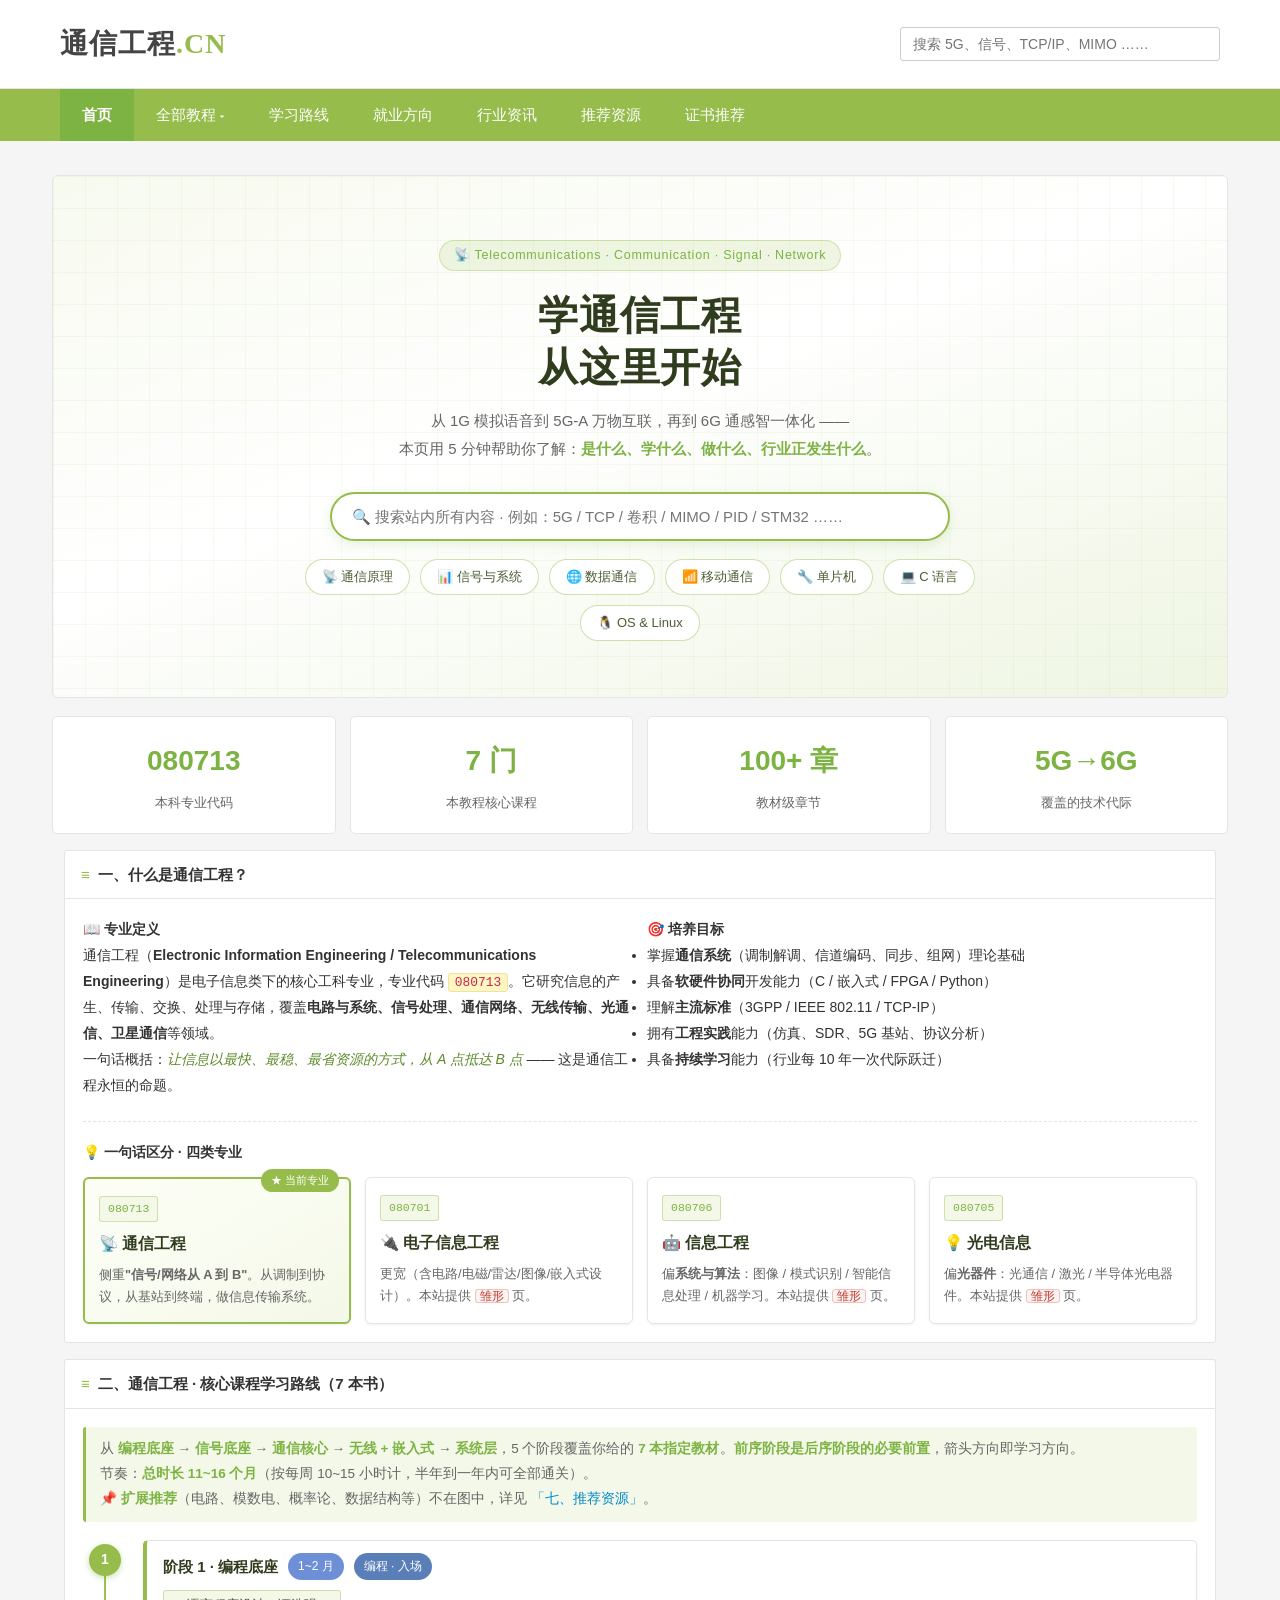
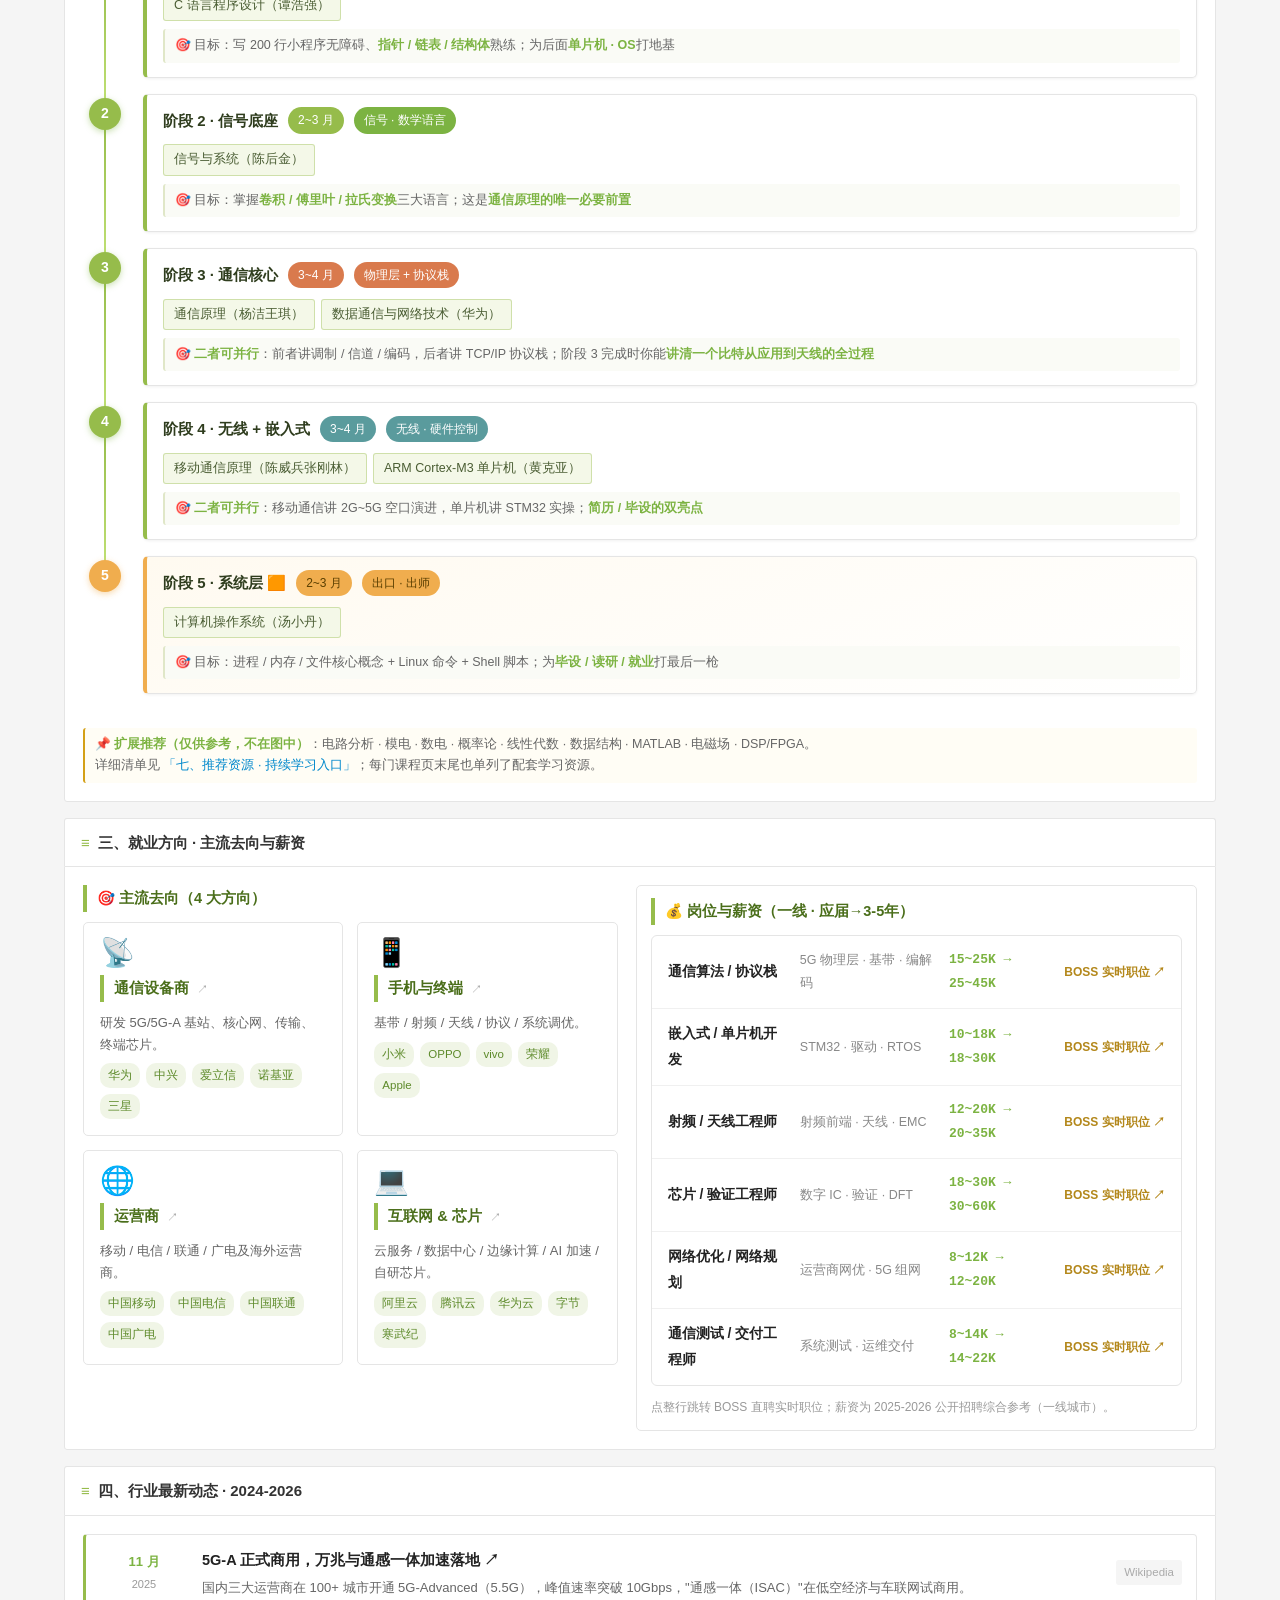
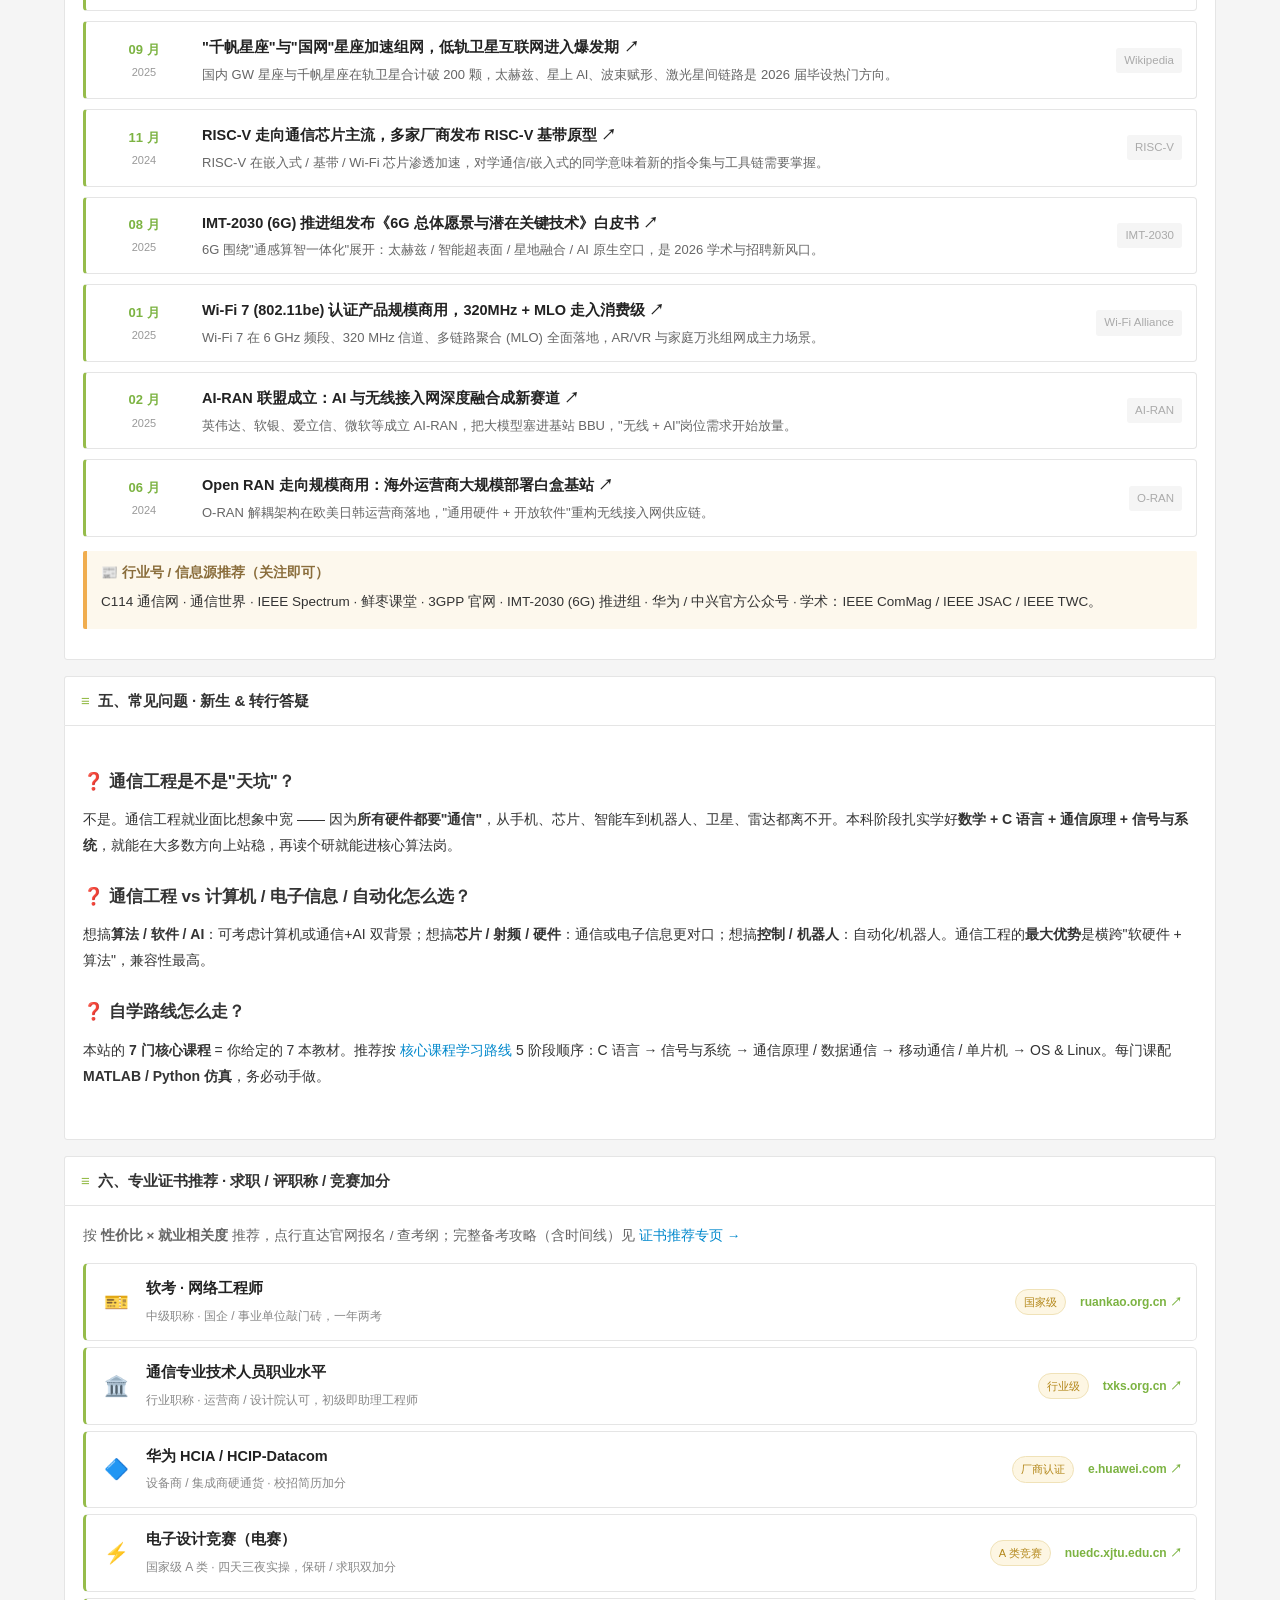
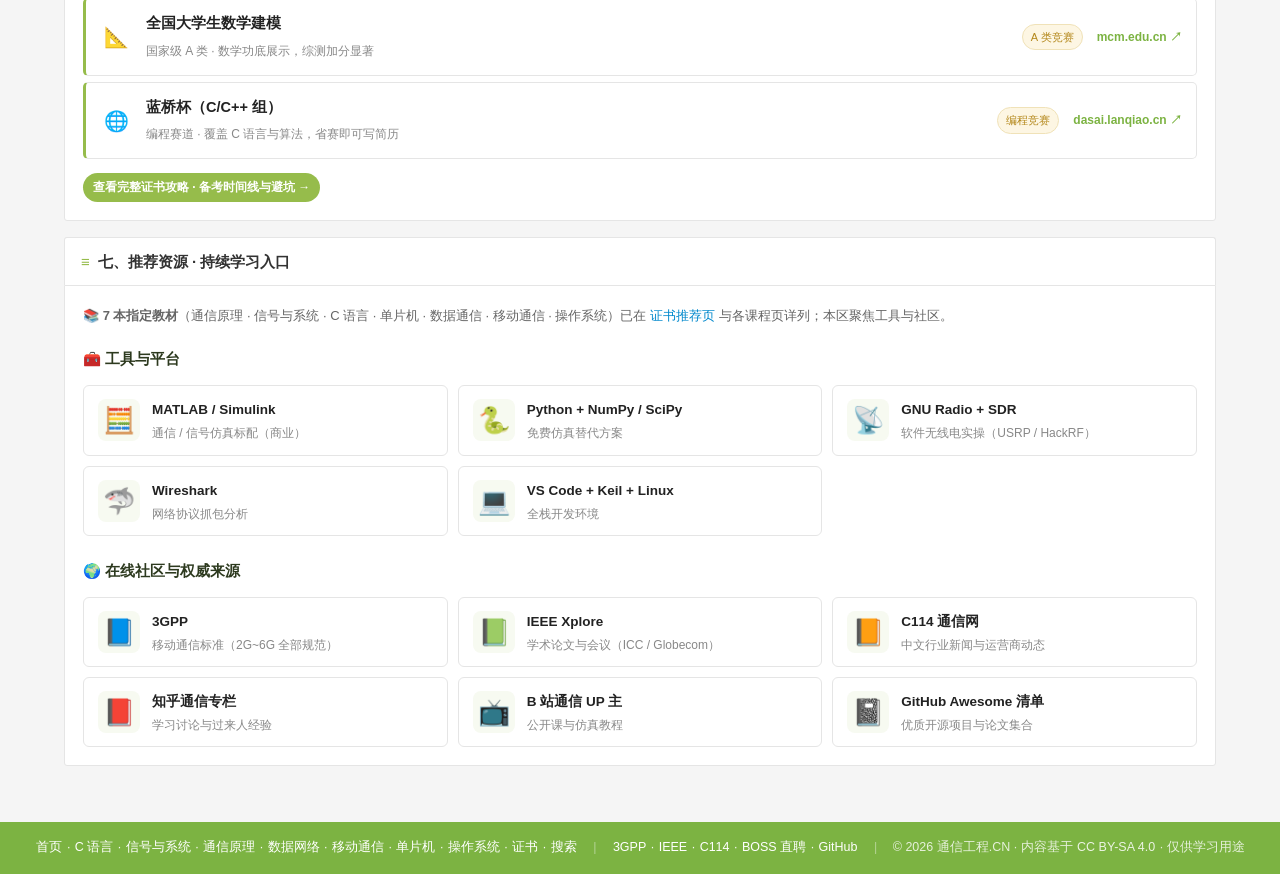
<file: index.html>
<!DOCTYPE html>
<html lang="zh-CN">
<head>
<meta charset="UTF-8">
<meta name="viewport" content="width=device-width, initial-scale=1.0">
<title>通信工程专业介绍 - 通信工程.CN</title>
<meta name="description" content="全面介绍通信工程专业：学科定义、培养目标、就业方向、行业最新动态、技术发展趋势、学习路线与资源">
<link rel="stylesheet" href="css/styles.css">
</head>
<body>

<!-- ========== 顶部 Logo + 搜索 ========== -->
<div class="site-header">
  <div class="site-header-inner">
    <a href="index.html" class="brand"><span class="b1">通信工程</span><span class="b2">.CN</span></a>
    <div class="search-box" data-search-host>
      <input type="search" placeholder="搜索 5G、信号、TCP/IP、MIMO ……" aria-label="搜索">
      <div class="search-results" id="header-search-results" hidden></div>
    </div>
  </div>
</div>

<!-- ========== 绿色横向导航条 ========== -->
<nav class="site-nav">
  <div class="site-nav-inner">
    <a href="index.html" class="active">首页</a>
    <div class="nav-dropdown">
      <a class="dropdown-toggle" tabindex="0">全部教程</a>
      <ul class="dropdown-menu">
        <li class="dd-cat">基础课</li>
        <li><a href="c-programming.html">💻 C 语言程序设计</a></li>
        <li><a href="signal-system.html">📊 信号与系统</a></li>
        <li class="dd-cat">专业核心</li>
        <li><a href="comm-principle.html">📡 通信原理</a></li>
        <li><a href="mcu.html">🔧 单片机原理与应用</a></li>
        <li><a href="data-network.html">🌐 数据通信与网络</a></li>
        <li><a href="mobile-comm.html">📶 移动通信</a></li>
        <li class="dd-cat">工具与平台</li>
        <li><a href="os-linux.html">🐧 操作系统与 Linux</a></li>
      </ul>
    </div>
    <a href="index.html#four-year">学习路线</a>
    <a href="index.html#career">就业方向</a>
    <a href="index.html#news">行业资讯</a>
    <a href="index.html#resources">推荐资源</a>
    <a href="certs.html">证书推荐</a>
  </div>
</nav>

<!-- ========== 主页内容（全宽，无侧栏） ========== -->
<main class="home-wrap">

  <!-- ========== 重做的 Hero 区：简洁高雅 ========== -->
  <section class="home-hero-v2">
    <div class="hh2-bg-grid" aria-hidden="true"></div>
    <div class="hh2-content">
      <div class="hh2-tag">📡 Telecommunications · Communication · Signal · Network</div>
      <h1 class="hh2-title">学通信工程<br>从这里开始</h1>
      <p class="hh2-sub">从 1G 模拟语音到 5G-A 万物互联，再到 6G 通感智一体化 ——<br>本页用 5 分钟帮助你了解：<strong>是什么、学什么、做什么、行业正发生什么</strong>。</p>
      <div class="hh2-search" data-search-host>
        <input type="search" id="hh2-search-input" placeholder="🔍 搜索站内所有内容 · 例如：5G / TCP / 卷积 / MIMO / PID / STM32 ……" aria-label="搜索本站">
        <div class="search-results hh2-dropdown" id="hh2-search-results" hidden></div>
      </div>
      <div class="hh2-quicklinks">
        <a class="ql" href="comm-principle.html">📡 通信原理</a>
        <a class="ql" href="signal-system.html">📊 信号与系统</a>
        <a class="ql" href="data-network.html">🌐 数据通信</a>
        <a class="ql" href="mobile-comm.html">📶 移动通信</a>
        <a class="ql" href="mcu.html">🔧 单片机</a>
        <a class="ql" href="c-programming.html">💻 C 语言</a>
        <a class="ql" href="os-linux.html">🐧 OS &amp; Linux</a>
      </div>
    </div>
  </section>

  <!-- ========== 关键数据 KPI ========== -->
  <div class="kpi-row">
    <div class="kpi">
      <span class="num">080713</span>
      <div class="label">本科专业代码</div>
    </div>
    <div class="kpi">
      <span class="num">7 门</span>
      <div class="label">本教程核心课程</div>
    </div>
    <div class="kpi">
      <span class="num">100+ 章</span>
      <div class="label">教材级章节</div>
    </div>
    <div class="kpi">
      <span class="num">5G→6G</span>
      <div class="label">覆盖的技术代际</div>
    </div>
  </div>

  <!-- ========== 一、什么是通信工程 ========== -->
  <div class="section-block" id="what-is">
    <div class="section-header"><span class="icon">≡</span> 一、什么是通信工程？</div>
    <div class="section-body">

      <div class="home-grid-2">
        <div>
          <h4>📖 专业定义</h4>
          <p>通信工程（<strong>Electronic Information Engineering / Telecommunications Engineering</strong>）是电子信息类下的核心工科专业，专业代码 <code class="code-inline">080713</code>。它研究信息的产生、传输、交换、处理与存储，覆盖<strong>电路与系统、信号处理、通信网络、无线传输、光通信、卫星通信</strong>等领域。</p>
          <p>一句话概括：<em style="color:#5d8a2a;">让信息以最快、最稳、最省资源的方式，从 A 点抵达 B 点</em> —— 这是通信工程永恒的命题。</p>
        </div>
        <div>
          <h4>🎯 培养目标</h4>
          <ul>
            <li>掌握<strong>通信系统</strong>（调制解调、信道编码、同步、组网）理论基础</li>
            <li>具备<strong>软硬件协同</strong>开发能力（C / 嵌入式 / FPGA / Python）</li>
            <li>理解<strong>主流标准</strong>（3GPP / IEEE 802.11 / TCP-IP）</li>
            <li>拥有<strong>工程实践</strong>能力（仿真、SDR、5G 基站、协议分析）</li>
            <li>具备<strong>持续学习</strong>能力（行业每 10 年一次代际跃迁）</li>
          </ul>
        </div>
      </div>

      <!-- 链接化的"一句话区分"，4 个相关专业名可点击 -->
      <div class="major-compare">
        <h4>💡 一句话区分 · 四类专业</h4>
        <div class="major-grid">
          <a class="major-card active-major" href="index.html">
            <div class="mc-code">080713</div>
            <h5>📡 通信工程</h5>
            <p>侧重<strong>"信号/网络从 A 到 B"</strong>。从调制到协议，从基站到终端，做信息传输系统。</p>
          </a>
          <a class="major-card" href="ee-info.html">
            <div class="mc-code">080701</div>
            <h5>🔌 电子信息工程</h5>
            <p>更宽（含电路/电磁/雷达/图像/嵌入式设计）。本站提供 <em>雏形</em> 页。</p>
          </a>
          <a class="major-card" href="info-eng.html">
            <div class="mc-code">080706</div>
            <h5>🤖 信息工程</h5>
            <p>偏<strong>系统与算法</strong>：图像 / 模式识别 / 智能信息处理 / 机器学习。本站提供 <em>雏形</em> 页。</p>
          </a>
          <a class="major-card" href="oe-info.html">
            <div class="mc-code">080705</div>
            <h5>💡 光电信息</h5>
            <p>偏<strong>光器件</strong>：光通信 / 激光 / 半导体光电器件。本站提供 <em>雏形</em> 页。</p>
          </a>
        </div>
      </div>

    </div>
  </div>

    <!-- ========== 二、学习路线（5 阶段 · 7 本书） ========== -->
  <div class="section-block" id="four-year" style="margin-top:16px;">
    <div class="section-header"><span class="icon">≡</span> 二、通信工程 · 核心课程学习路线（7 本书）</div>
    <div class="section-body">
      <p class="roadmap-intro">从 <strong>编程底座</strong> → <strong>信号底座</strong> → <strong>通信核心</strong> → <strong>无线 + 嵌入式</strong> → <strong>系统层</strong>，5 个阶段覆盖你给的 <strong>7 本指定教材</strong>。<strong>前序阶段是后序阶段的必要前置</strong>，箭头方向即学习方向。<br>
      节奏：<strong>总时长 11~16 个月</strong>（按每周 10~15 小时计，半年到一年内可全部通关）。<br>
      <strong>📌 扩展推荐</strong>（电路、模数电、概率论、数据结构等）不在图中，详见 <a href="#resources">「七、推荐资源」</a>。</p>

      <div class="roadmap-v">

        <!-- ====== 阶段 1 ====== -->
        <div class="rv-step">
          <div class="rv-marker"><span class="rv-num">1</span></div>
          <div class="rv-card">
            <div class="rv-head">
              <span class="rv-sem">阶段 1 · 编程底座</span>
              <span class="rv-tag rvt-base">1~2 月</span>
              <span class="rv-tag" style="background:#5a7fb8;color:#fff;">编程 · 入场</span>
            </div>
            <div class="rv-tags">
              <a class="rvt rvt-link" href="c-programming.html">C 语言程序设计（谭浩强）</a>
            </div>
            <div class="rv-note">🎯 目标：写 200 行小程序无障碍、<strong>指针 / 链表 / 结构体</strong>熟练；为后面<strong>单片机 · OS</strong>打地基</div>
          </div>
        </div>

        <!-- ====== 阶段 2 ====== -->
        <div class="rv-step">
          <div class="rv-marker"><span class="rv-num">2</span></div>
          <div class="rv-card">
            <div class="rv-head">
              <span class="rv-sem">阶段 2 · 信号底座</span>
              <span class="rv-tag rvt-signal">2~3 月</span>
              <span class="rv-tag" style="background:var(--green-dark);color:#fff;">信号 · 数学语言</span>
            </div>
            <div class="rv-tags">
              <a class="rvt rvt-link" href="signal-system.html">信号与系统（陈后金）</a>
            </div>
            <div class="rv-note">🎯 目标：掌握<strong>卷积 / 傅里叶 / 拉氏变换</strong>三大语言；这是<strong>通信原理的唯一必要前置</strong></div>
          </div>
        </div>

        <!-- ====== 阶段 3 ====== -->
        <div class="rv-step">
          <div class="rv-marker"><span class="rv-num">3</span></div>
          <div class="rv-card">
            <div class="rv-head">
              <span class="rv-sem">阶段 3 · 通信核心</span>
              <span class="rv-tag rvt-core">3~4 月</span>
              <span class="rv-tag" style="background:#d97a4d;color:#fff;">物理层 + 协议栈</span>
            </div>
            <div class="rv-tags">
              <a class="rvt rvt-link" href="comm-principle.html">通信原理（杨洁王琪）</a>
              <a class="rvt rvt-link" href="data-network.html">数据通信与网络技术（华为）</a>
            </div>
            <div class="rv-note">🎯 <strong>二者可并行</strong>：前者讲调制 / 信道 / 编码，后者讲 TCP/IP 协议栈；阶段 3 完成时你能<strong>讲清一个比特从应用到天线的全过程</strong></div>
          </div>
        </div>

        <!-- ====== 阶段 4 ====== -->
        <div class="rv-step">
          <div class="rv-marker"><span class="rv-num">4</span></div>
          <div class="rv-card">
            <div class="rv-head">
              <span class="rv-sem">阶段 4 · 无线 + 嵌入式</span>
              <span class="rv-tag rvt-dir">3~4 月</span>
              <span class="rv-tag" style="background:#5a9b9d;color:#fff;">无线 · 硬件控制</span>
            </div>
            <div class="rv-tags">
              <a class="rvt rvt-link" href="mobile-comm.html">移动通信原理（陈威兵张刚林）</a>
              <a class="rvt rvt-link" href="mcu.html">ARM Cortex-M3 单片机（黄克亚）</a>
            </div>
            <div class="rv-note">🎯 <strong>二者可并行</strong>：移动通信讲 2G~5G 空口演进，单片机讲 STM32 实操；<strong>简历 / 毕设的双亮点</strong></div>
          </div>
        </div>

        <!-- ====== 阶段 5（出口） ====== -->
        <div class="rv-step rv-marker-end">
          <div class="rv-marker"><span class="rv-num">5</span></div>
          <div class="rv-card rv-card-end">
            <div class="rv-head">
              <span class="rv-sem">阶段 5 · 系统层 🟧</span>
              <span class="rv-tag rvt-end">2~3 月</span>
              <span class="rv-tag" style="background:#f0ad4e;color:#5a3f00;">出口 · 出师</span>
            </div>
            <div class="rv-tags">
              <a class="rvt rvt-link" href="os-linux.html">计算机操作系统（汤小丹）</a>
            </div>
            <div class="rv-note">🎯 目标：进程 / 内存 / 文件核心概念 + Linux 命令 + Shell 脚本；为<strong>毕设 / 读研 / 就业</strong>打最后一枪</div>
          </div>
        </div>

      </div>

      <div class="rv-note" style="margin-top:18px;border-left-color:#d4a017;background:#fffdf5;">
        <strong>📌 扩展推荐（仅供参考，不在图中）</strong>：电路分析 · 模电 · 数电 · 概率论 · 线性代数 · 数据结构 · MATLAB · 电磁场 · DSP/FPGA。<br>
        详细清单见 <a href="#resources">「七、推荐资源 · 持续学习入口」</a>；每门课程页末尾也单列了配套学习资源。
      </div>
    </div>
  </div>

<!-- ========== 三、就业方向（4 大去向 + 6 大岗位薪资 · 分栏） ========== -->
  <div class="section-block" id="career" style="margin-top:16px;">
    <div class="section-header"><span class="icon">≡</span> 三、就业方向 · 主流去向与薪资</div>
    <div class="section-body">

      <div class="job-split">

        <div class="js-left">
          <h4>🎯 主流去向（4 大方向）</h4>
          <div class="home-grid-2">
            <a class="field-card" href="https://www.zhipin.com/job_detail/?query=%E5%8D%8E%E4%B8%BA%20%E9%80%9A%E4%BF%A1%E5%B7%A5%E7%A8%8B%E5%B8%88" target="_blank" rel="noopener noreferrer">
              <div class="fc-icon">📡</div>
              <h4>通信设备商 <span class="ext-link">↗</span></h4>
              <p>研发 5G/5G-A 基站、核心网、传输、终端芯片。</p>
              <div class="fc-tags"><span>华为</span><span>中兴</span><span>爱立信</span><span>诺基亚</span><span>三星</span></div>
            </a>
            <a class="field-card" href="https://www.zhipin.com/job_detail/?query=%E5%9F%BA%E5%B8%A6%20%E5%B0%84%E9%A2%91" target="_blank" rel="noopener noreferrer">
              <div class="fc-icon">📱</div>
              <h4>手机与终端 <span class="ext-link">↗</span></h4>
              <p>基带 / 射频 / 天线 / 协议 / 系统调优。</p>
              <div class="fc-tags"><span>小米</span><span>OPPO</span><span>vivo</span><span>荣耀</span><span>Apple</span></div>
            </a>
            <a class="field-card" href="https://www.zhipin.com/job_detail/?query=%E8%BF%90%E8%90%A5%E5%95%86%20%E7%BD%91%E7%BB%9C%E4%BC%98%E5%8C%96" target="_blank" rel="noopener noreferrer">
              <div class="fc-icon">🌐</div>
              <h4>运营商 <span class="ext-link">↗</span></h4>
              <p>移动 / 电信 / 联通 / 广电及海外运营商。</p>
              <div class="fc-tags"><span>中国移动</span><span>中国电信</span><span>中国联通</span><span>中国广电</span></div>
            </a>
            <a class="field-card" href="https://www.zhipin.com/job_detail/?query=%E4%BA%91%E8%AE%A1%E7%AE%97%20%E8%87%AA%E7%A0%94%E8%8A%AF%E7%89%87" target="_blank" rel="noopener noreferrer">
              <div class="fc-icon">💻</div>
              <h4>互联网 &amp; 芯片 <span class="ext-link">↗</span></h4>
              <p>云服务 / 数据中心 / 边缘计算 / AI 加速 / 自研芯片。</p>
              <div class="fc-tags"><span>阿里云</span><span>腾讯云</span><span>华为云</span><span>字节</span><span>寒武纪</span></div>
            </a>
          </div>
        </div>

        <div class="js-right">
          <h4>💰 岗位与薪资（一线 · 应届→3-5年）</h4>
          <div class="job-list">
            <a class="job-row" href="https://www.zhipin.com/job_detail/?query=%E9%80%9A%E4%BF%A1%E7%AE%97%E6%B3%95%E5%B7%A5%E7%A8%8B%E5%B8%88" target="_blank" rel="noopener noreferrer">
              <span class="jr-title">通信算法 / 协议栈</span>
              <span class="jr-sub">5G 物理层 · 基带 · 编解码</span>
              <span class="jr-salary">15~25K → 25~45K</span>
              <span class="jr-go">BOSS 实时职位 ↗</span>
            </a>
            <a class="job-row" href="https://www.zhipin.com/job_detail/?query=%E5%B5%8C%E5%85%A5%E5%BC%8F%E5%BC%80%E5%8F%91" target="_blank" rel="noopener noreferrer">
              <span class="jr-title">嵌入式 / 单片机开发</span>
              <span class="jr-sub">STM32 · 驱动 · RTOS</span>
              <span class="jr-salary">10~18K → 18~30K</span>
              <span class="jr-go">BOSS 实时职位 ↗</span>
            </a>
            <a class="job-row" href="https://www.zhipin.com/job_detail/?query=%E5%B0%84%E9%A2%91%E5%B7%A5%E7%A8%8B%E5%B8%88" target="_blank" rel="noopener noreferrer">
              <span class="jr-title">射频 / 天线工程师</span>
              <span class="jr-sub">射频前端 · 天线 · EMC</span>
              <span class="jr-salary">12~20K → 20~35K</span>
              <span class="jr-go">BOSS 实时职位 ↗</span>
            </a>
            <a class="job-row" href="https://www.zhipin.com/job_detail/?query=%E8%8A%AF%E7%89%87%20%E9%AA%8C%E8%AF%81%E5%B7%A5%E7%A8%8B%E5%B8%88" target="_blank" rel="noopener noreferrer">
              <span class="jr-title">芯片 / 验证工程师</span>
              <span class="jr-sub">数字 IC · 验证 · DFT</span>
              <span class="jr-salary">18~30K → 30~60K</span>
              <span class="jr-go">BOSS 实时职位 ↗</span>
            </a>
            <a class="job-row" href="https://www.zhipin.com/job_detail/?query=%E7%BD%91%E7%BB%9C%E4%BC%98%E5%8C%96%E5%B7%A5%E7%A8%8B%E5%B8%88" target="_blank" rel="noopener noreferrer">
              <span class="jr-title">网络优化 / 网络规划</span>
              <span class="jr-sub">运营商网优 · 5G 组网</span>
              <span class="jr-salary">8~12K → 12~20K</span>
              <span class="jr-go">BOSS 实时职位 ↗</span>
            </a>
            <a class="job-row" href="https://www.zhipin.com/job_detail/?query=%E9%80%9A%E4%BF%A1%E6%B5%8B%E8%AF%95%E5%B7%A5%E7%A8%8B%E5%B8%88" target="_blank" rel="noopener noreferrer">
              <span class="jr-title">通信测试 / 交付工程师</span>
              <span class="jr-sub">系统测试 · 运维交付</span>
              <span class="jr-salary">8~14K → 14~22K</span>
              <span class="jr-go">BOSS 实时职位 ↗</span>
            </a>
          </div>
          <p class="salary-note">点整行跳转 BOSS 直聘实时职位；薪资为 2025-2026 公开招聘综合参考（一线城市）。</p>
        </div>

      </div>

    </div>
  </div>
  <!-- ========== 四、行业最新动态（每条点击 → 外部原文） ========== -->
  <div class="section-block" id="news" style="margin-top:16px;">
    <div class="section-header"><span class="icon">≡</span> 四、行业最新动态 · 2024-2026</div>
    <div class="section-body">

      <div class="news-list">

        <a class="news-item" href="https://en.wikipedia.org/wiki/5G-Advanced" target="_blank" rel="noopener noreferrer">
          <div class="news-date">11 月<span>2025</span></div>
          <div>
            <div class="news-title">5G-A 正式商用，万兆与通感一体加速落地 ↗</div>
            <div class="news-desc">国内三大运营商在 100+ 城市开通 5G-Advanced（5.5G），峰值速率突破 10Gbps，"通感一体（ISAC）"在低空经济与车联网试商用。</div>
          </div>
          <div class="news-source">Wikipedia</div>
        </a>

        <a class="news-item" href="https://en.wikipedia.org/wiki/Qianfan_satellite_constellation" target="_blank" rel="noopener noreferrer">
          <div class="news-date">09 月<span>2025</span></div>
          <div>
            <div class="news-title">"千帆星座"与"国网"星座加速组网，低轨卫星互联网进入爆发期 ↗</div>
            <div class="news-desc">国内 GW 星座与千帆星座在轨卫星合计破 200 颗，太赫兹、星上 AI、波束赋形、激光星间链路是 2026 届毕设热门方向。</div>
          </div>
          <div class="news-source">Wikipedia</div>
        </a>





        <a class="news-item" href="https://riscv.org/about/" target="_blank" rel="noopener noreferrer">
          <div class="news-date">11 月<span>2024</span></div>
          <div>
            <div class="news-title">RISC-V 走向通信芯片主流，多家厂商发布 RISC-V 基带原型 ↗</div>
            <div class="news-desc">RISC-V 在嵌入式 / 基带 / Wi-Fi 芯片渗透加速，对学通信/嵌入式的同学意味着新的指令集与工具链需要掌握。</div>
          </div>
          <div class="news-source">RISC-V</div>
        </a>

        <a class="news-item" href="https://www.imt2030.org.cn/" target="_blank" rel="noopener noreferrer">
          <div class="news-date">08 月<span>2025</span></div>
          <div>
            <div class="news-title">IMT-2030 (6G) 推进组发布《6G 总体愿景与潜在关键技术》白皮书 ↗</div>
            <div class="news-desc">6G 围绕"通感算智一体化"展开：太赫兹 / 智能超表面 / 星地融合 / AI 原生空口，是 2026 学术与招聘新风口。</div>
          </div>
          <div class="news-source">IMT-2030</div>
        </a>

        <a class="news-item" href="https://www.wi-fi.org/" target="_blank" rel="noopener noreferrer">
          <div class="news-date">01 月<span>2025</span></div>
          <div>
            <div class="news-title">Wi-Fi 7 (802.11be) 认证产品规模商用，320MHz + MLO 走入消费级 ↗</div>
            <div class="news-desc">Wi-Fi 7 在 6 GHz 频段、320 MHz 信道、多链路聚合 (MLO) 全面落地，AR/VR 与家庭万兆组网成主力场景。</div>
          </div>
          <div class="news-source">Wi-Fi Alliance</div>
        </a>

        <a class="news-item" href="https://www.ai-ran.org/" target="_blank" rel="noopener noreferrer">
          <div class="news-date">02 月<span>2025</span></div>
          <div>
            <div class="news-title">AI-RAN 联盟成立：AI 与无线接入网深度融合成新赛道 ↗</div>
            <div class="news-desc">英伟达、软银、爱立信、微软等成立 AI-RAN，把大模型塞进基站 BBU，"无线 + AI"岗位需求开始放量。</div>
          </div>
          <div class="news-source">AI-RAN</div>
        </a>

        <a class="news-item" href="https://www.o-ran.org/" target="_blank" rel="noopener noreferrer">
          <div class="news-date">06 月<span>2024</span></div>
          <div>
            <div class="news-title">Open RAN 走向规模商用：海外运营商大规模部署白盒基站 ↗</div>
            <div class="news-desc">O-RAN 解耦架构在欧美日韩运营商落地，"通用硬件 + 开放软件"重构无线接入网供应链。</div>
          </div>
          <div class="news-source">O-RAN</div>
        </a>

      </div>

      <div class="alert alert-warn" style="margin-top:14px;">
        <strong>📰 行业号 / 信息源推荐（关注即可）</strong>
        <p>C114 通信网 · 通信世界 · IEEE Spectrum · 鲜枣课堂 · 3GPP 官网 · IMT-2030 (6G) 推进组 · 华为 / 中兴官方公众号 · 学术：IEEE ComMag / IEEE JSAC / IEEE TWC。</p>
      </div>

    </div>
  </div>

  
  
  <!-- ========== 五、常见问题 ========== -->
  <div class="section-block" id="faq" style="margin-top:16px;">
    <div class="section-header"><span class="icon">≡</span> 五、常见问题 · 新生 &amp; 转行答疑</div>
    <div class="section-body">
      <div class="section">
        <h3>❓ 通信工程是不是"天坑"？</h3>
        <p>不是。通信工程就业面比想象中宽 —— 因为<strong>所有硬件都要"通信"</strong>，从手机、芯片、智能车到机器人、卫星、雷达都离不开。本科阶段扎实学好<strong>数学 + C 语言 + 通信原理 + 信号与系统</strong>，就能在大多数方向上站稳，再读个研就能进核心算法岗。</p>

        <h3>❓ 通信工程 vs 计算机 / 电子信息 / 自动化怎么选？</h3>
        <p>想搞<strong>算法 / 软件 / AI</strong>：可考虑计算机或通信+AI 双背景；想搞<strong>芯片 / 射频 / 硬件</strong>：通信或电子信息更对口；想搞<strong>控制 / 机器人</strong>：自动化/机器人。通信工程的<strong>最大优势</strong>是横跨"软硬件 + 算法"，兼容性最高。</p>

        <h3>❓ 自学路线怎么走？</h3>
        <p>本站的 <strong>7 门核心课程</strong> = 你给定的 7 本教材。推荐按 <a href="#four-year">核心课程学习路线</a> 5 阶段顺序：C 语言 → 信号与系统 → 通信原理 / 数据通信 → 移动通信 / 单片机 → OS &amp; Linux。每门课配 <strong>MATLAB / Python 仿真</strong>，务必动手做。</p>
      </div>
    </div>
  </div>

  <!-- ========== 六、专业证书推荐（首页直出证书卡） ========== -->
  <div class="section-block" id="start" style="margin-top:16px;">
    <div class="section-header"><span class="icon">≡</span> 六、专业证书推荐 · 求职 / 评职称 / 竞赛加分</div>
    <div class="section-body">

      <p class="cert-intro">按 <strong>性价比 × 就业相关度</strong> 推荐，点行直达官网报名 / 查考纲；完整备考攻略（含时间线）见 <a href="certs.html">证书推荐专页 →</a></p>

      <div class="cert-list">

        <a class="cert-row" href="https://www.ruankao.org.cn/" target="_blank" rel="noopener noreferrer">
          <span class="cr-ico">🎫</span>
          <span class="cr-main"><strong class="cr-name">软考 · 网络工程师</strong><span class="cr-desc">中级职称 · 国企 / 事业单位敲门砖，一年两考</span></span>
          <span class="cr-tag">国家级</span>
          <span class="cr-link">ruankao.org.cn ↗</span>
        </a>

        <a class="cert-row" href="https://www.txks.org.cn/" target="_blank" rel="noopener noreferrer">
          <span class="cr-ico">🏛️</span>
          <span class="cr-main"><strong class="cr-name">通信专业技术人员职业水平</strong><span class="cr-desc">行业职称 · 运营商 / 设计院认可，初级即助理工程师</span></span>
          <span class="cr-tag">行业级</span>
          <span class="cr-link">txks.org.cn ↗</span>
        </a>

        <a class="cert-row" href="https://e.huawei.com/cn/talent/#/certification" target="_blank" rel="noopener noreferrer">
          <span class="cr-ico">🔷</span>
          <span class="cr-main"><strong class="cr-name">华为 HCIA / HCIP-Datacom</strong><span class="cr-desc">设备商 / 集成商硬通货 · 校招简历加分</span></span>
          <span class="cr-tag">厂商认证</span>
          <span class="cr-link">e.huawei.com ↗</span>
        </a>

        <a class="cert-row" href="https://nuedc.xjtu.edu.cn/" target="_blank" rel="noopener noreferrer">
          <span class="cr-ico">⚡</span>
          <span class="cr-main"><strong class="cr-name">电子设计竞赛（电赛）</strong><span class="cr-desc">国家级 A 类 · 四天三夜实操，保研 / 求职双加分</span></span>
          <span class="cr-tag">A 类竞赛</span>
          <span class="cr-link">nuedc.xjtu.edu.cn ↗</span>
        </a>

        <a class="cert-row" href="https://www.mcm.edu.cn/" target="_blank" rel="noopener noreferrer">
          <span class="cr-ico">📐</span>
          <span class="cr-main"><strong class="cr-name">全国大学生数学建模</strong><span class="cr-desc">国家级 A 类 · 数学功底展示，综测加分显著</span></span>
          <span class="cr-tag">A 类竞赛</span>
          <span class="cr-link">mcm.edu.cn ↗</span>
        </a>

        <a class="cert-row" href="https://dasai.lanqiao.cn/" target="_blank" rel="noopener noreferrer">
          <span class="cr-ico">🌐</span>
          <span class="cr-main"><strong class="cr-name">蓝桥杯（C/C++ 组）</strong><span class="cr-desc">编程赛道 · 覆盖 C 语言与算法，省赛即可写简历</span></span>
          <span class="cr-tag">编程竞赛</span>
          <span class="cr-link">dasai.lanqiao.cn ↗</span>
        </a>

      </div>

      <p class="cert-more">
        <a class="ext" style="background:var(--green);" href="certs.html">查看完整证书攻略 · 备考时间线与避坑 →</a>
      </p>

    </div>
  </div>

  <!-- ========== 七、推荐资源（重排：教材横排卡片 + 工具/社区精致网格） ========== -->
  <div class="section-block" id="resources" style="margin-top:16px;">
    <div class="section-header"><span class="icon">≡</span> 七、推荐资源 · 持续学习入口</div>
    <div class="section-body">

      <p style="margin:0 0 8px;color:#666;font-size:13px;">📚 <strong>7 本指定教材</strong>（通信原理 · 信号与系统 · C 语言 · 单片机 · 数据通信 · 移动通信 · 操作系统）已在 <a href="certs.html">证书推荐页</a> 与各课程页详列；本区聚焦工具与社区。</p>

      <h4 class="sub-head" style="margin-top:18px;">🧰 工具与平台</h4>
      <div class="tool-grid">
        <a class="tool-card" href="https://www.mathworks.com/products/matlab.html" target="_blank" rel="noopener noreferrer">
          <div class="tc-ico">🧮</div><div class="tc-body"><strong>MATLAB / Simulink</strong><span>通信 / 信号仿真标配（商业）</span></div>
        </a>
        <a class="tool-card" href="https://www.python.org/" target="_blank" rel="noopener noreferrer">
          <div class="tc-ico">🐍</div><div class="tc-body"><strong>Python + NumPy / SciPy</strong><span>免费仿真替代方案</span></div>
        </a>
        <a class="tool-card" href="https://www.gnuradio.org/" target="_blank" rel="noopener noreferrer">
          <div class="tc-ico">📡</div><div class="tc-body"><strong>GNU Radio + SDR</strong><span>软件无线电实操（USRP / HackRF）</span></div>
        </a>
        <a class="tool-card" href="https://www.wireshark.org/" target="_blank" rel="noopener noreferrer">
          <div class="tc-ico">🦈</div><div class="tc-body"><strong>Wireshark</strong><span>网络协议抓包分析</span></div>
        </a>
        <a class="tool-card" href="https://code.visualstudio.com/" target="_blank" rel="noopener noreferrer">
          <div class="tc-ico">💻</div><div class="tc-body"><strong>VS Code + Keil + Linux</strong><span>全栈开发环境</span></div>
        </a>
      </div>

      <h4 class="sub-head" style="margin-top:22px;">🌍 在线社区与权威来源</h4>
      <div class="tool-grid">
        <a class="tool-card" href="https://www.3gpp.org/" target="_blank" rel="noopener noreferrer">
          <div class="tc-ico">📘</div><div class="tc-body"><strong>3GPP</strong><span>移动通信标准（2G~6G 全部规范）</span></div>
        </a>
        <a class="tool-card" href="https://ieeexplore.ieee.org/" target="_blank" rel="noopener noreferrer">
          <div class="tc-ico">📗</div><div class="tc-body"><strong>IEEE Xplore</strong><span>学术论文与会议（ICC / Globecom）</span></div>
        </a>
        <a class="tool-card" href="https://www.c114.com.cn/" target="_blank" rel="noopener noreferrer">
          <div class="tc-ico">📙</div><div class="tc-body"><strong>C114 通信网</strong><span>中文行业新闻与运营商动态</span></div>
        </a>
        <a class="tool-card" href="https://www.zhihu.com/topic/19551432/hot" target="_blank" rel="noopener noreferrer">
          <div class="tc-ico">📕</div><div class="tc-body"><strong>知乎通信专栏</strong><span>学习讨论与过来人经验</span></div>
        </a>
        <a class="tool-card" href="https://search.bilibili.com/all?keyword=%E9%80%9A%E4%BF%A1%E5%B7%A5%E7%A8%8B" target="_blank" rel="noopener noreferrer">
          <div class="tc-ico">📺</div><div class="tc-body"><strong>B 站通信 UP 主</strong><span>公开课与仿真教程</span></div>
        </a>
        <a class="tool-card" href="https://github.com/search?q=awesome+communications&type=repositories" target="_blank" rel="noopener noreferrer">
          <div class="tc-ico">📓</div><div class="tc-body"><strong>GitHub Awesome 清单</strong><span>优质开源项目与论文集合</span></div>
        </a>
      </div>

    </div>
  </div>

</main>

<!-- ========== 底部（大站风格） ========== -->
<footer class="site-footer">
  <div class="sf-line">
    <a href="index.html">首页</a> · <a href="c-programming.html">C 语言</a> · <a href="signal-system.html">信号与系统</a> · <a href="comm-principle.html">通信原理</a> · <a href="data-network.html">数据网络</a> · <a href="mobile-comm.html">移动通信</a> · <a href="mcu.html">单片机</a> · <a href="os-linux.html">操作系统</a> · <a href="certs.html">证书</a> · <a href="search.html">搜索</a>
    <span class="sf-sep">|</span>
    <a href="https://www.3gpp.org/" target="_blank" rel="noopener noreferrer">3GPP</a> · <a href="https://ieeexplore.ieee.org/" target="_blank" rel="noopener noreferrer">IEEE</a> · <a href="https://www.c114.com.cn/" target="_blank" rel="noopener noreferrer">C114</a> · <a href="https://www.zhipin.com/" target="_blank" rel="noopener noreferrer">BOSS 直聘</a> · <a href="https://github.com/" target="_blank" rel="noopener noreferrer">GitHub</a>
    <span class="sf-sep">|</span>
    <span class="sf-copy">© 2026 通信工程.CN · 内容基于 <a href="https://creativecommons.org/licenses/by-sa/4.0/" target="_blank" rel="noopener noreferrer">CC BY-SA 4.0</a> · 仅供学习用途</span>
  </div>
</footer>

<script src="js/main.js"></script>
<script src="js/search-data.js"></script>
<script src="js/search.js"></script>
</body>
</html>
</file>
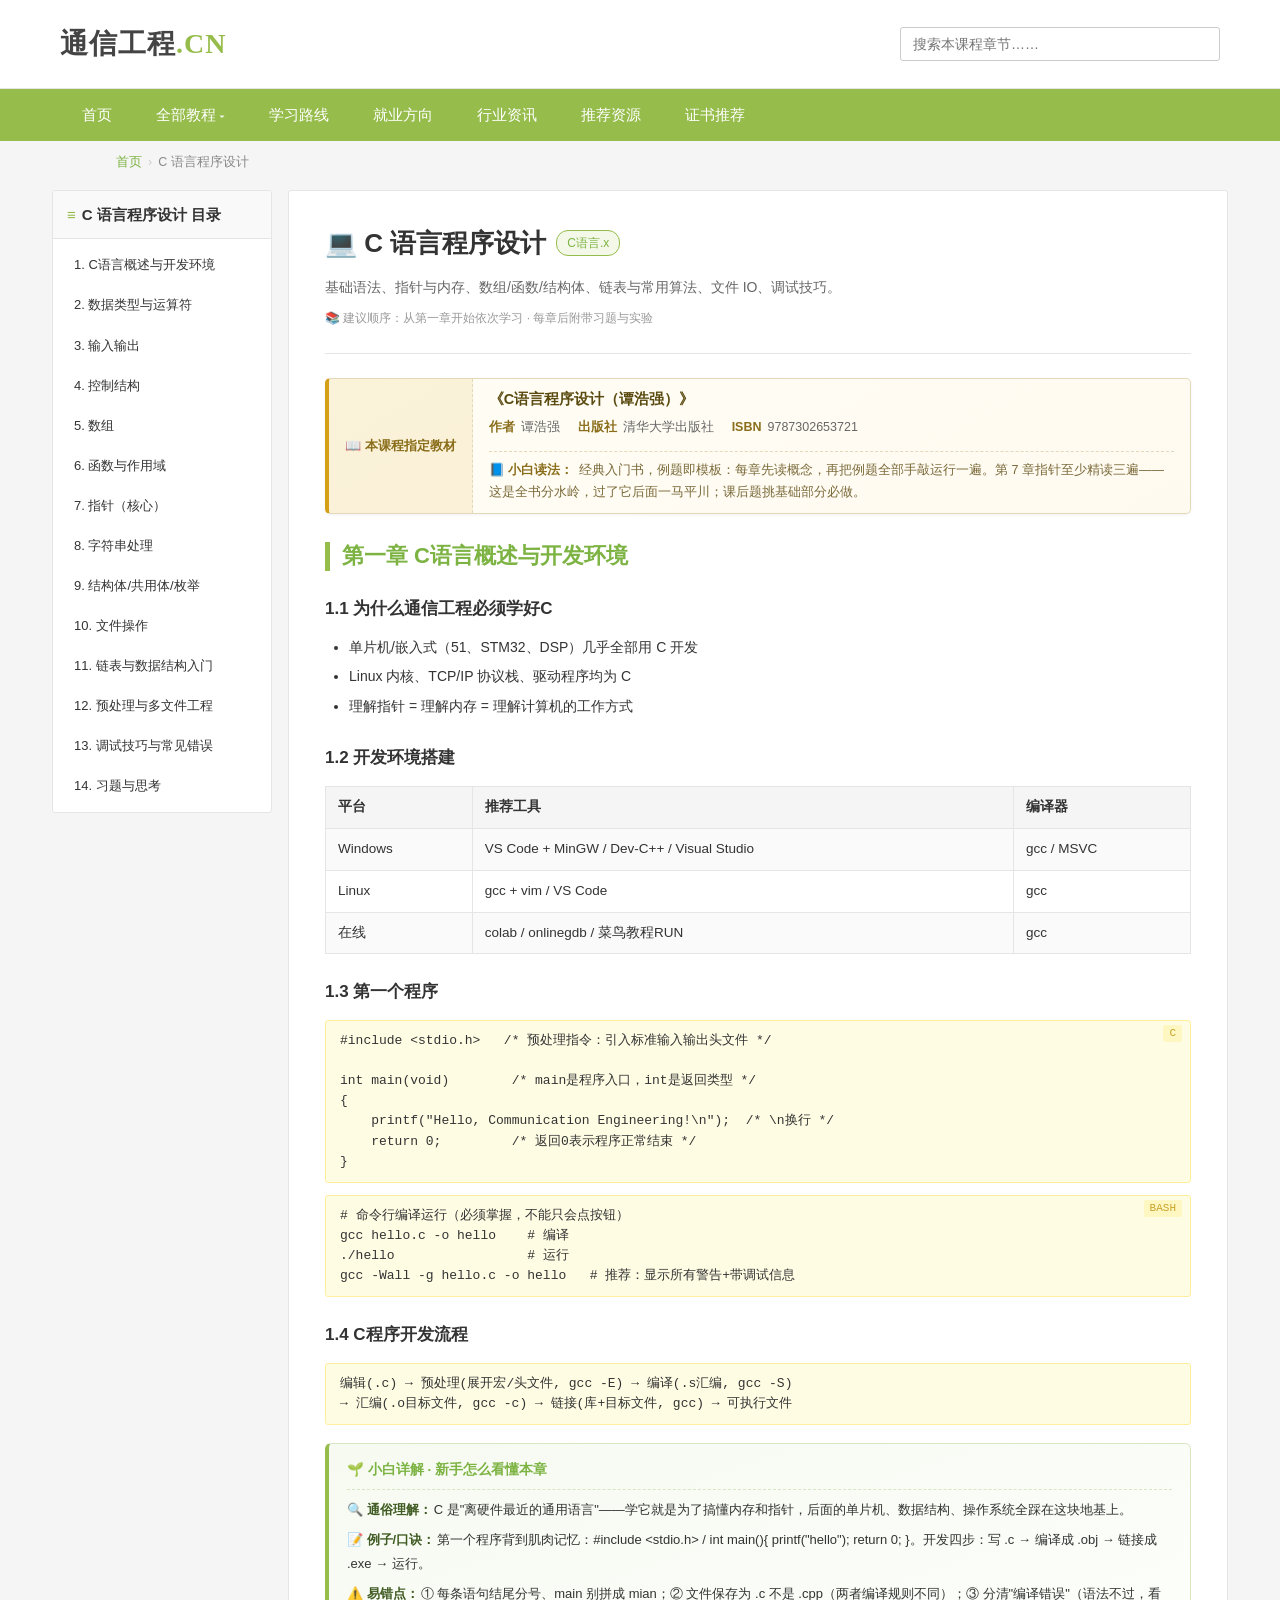
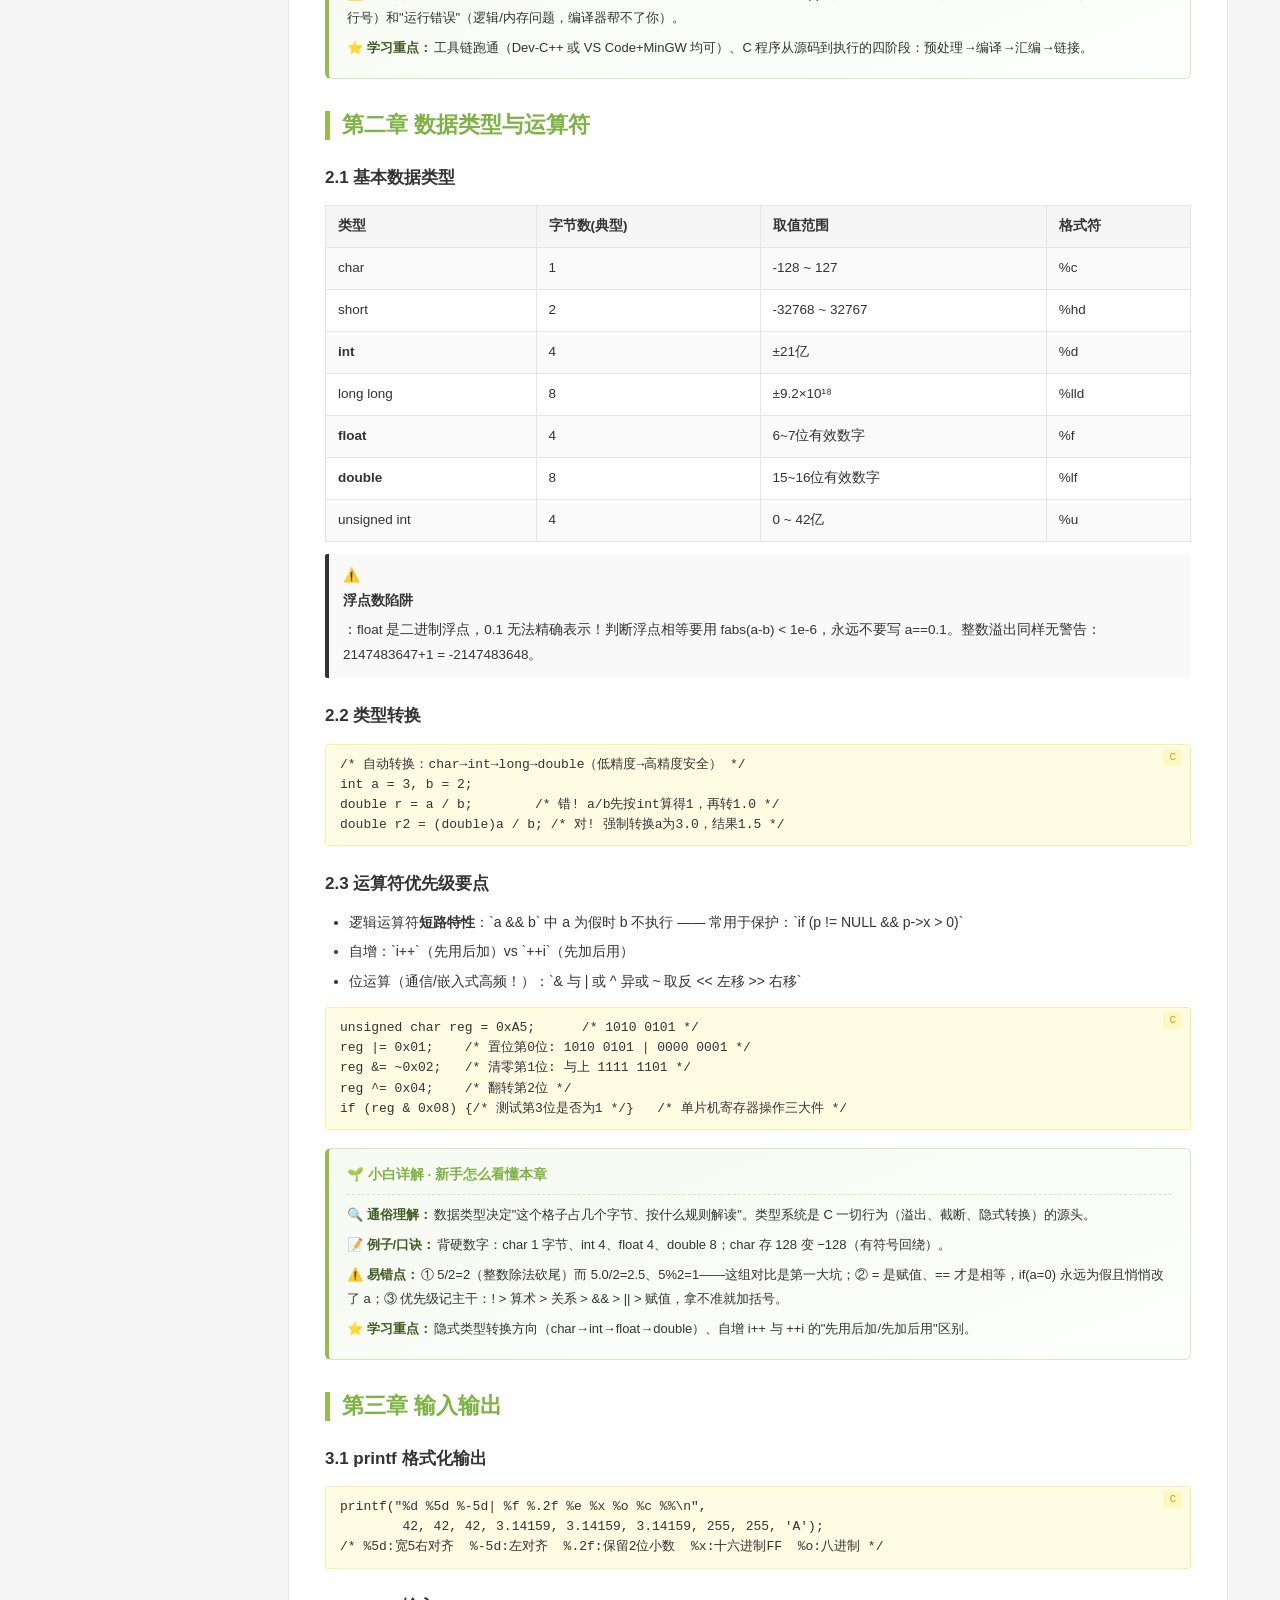
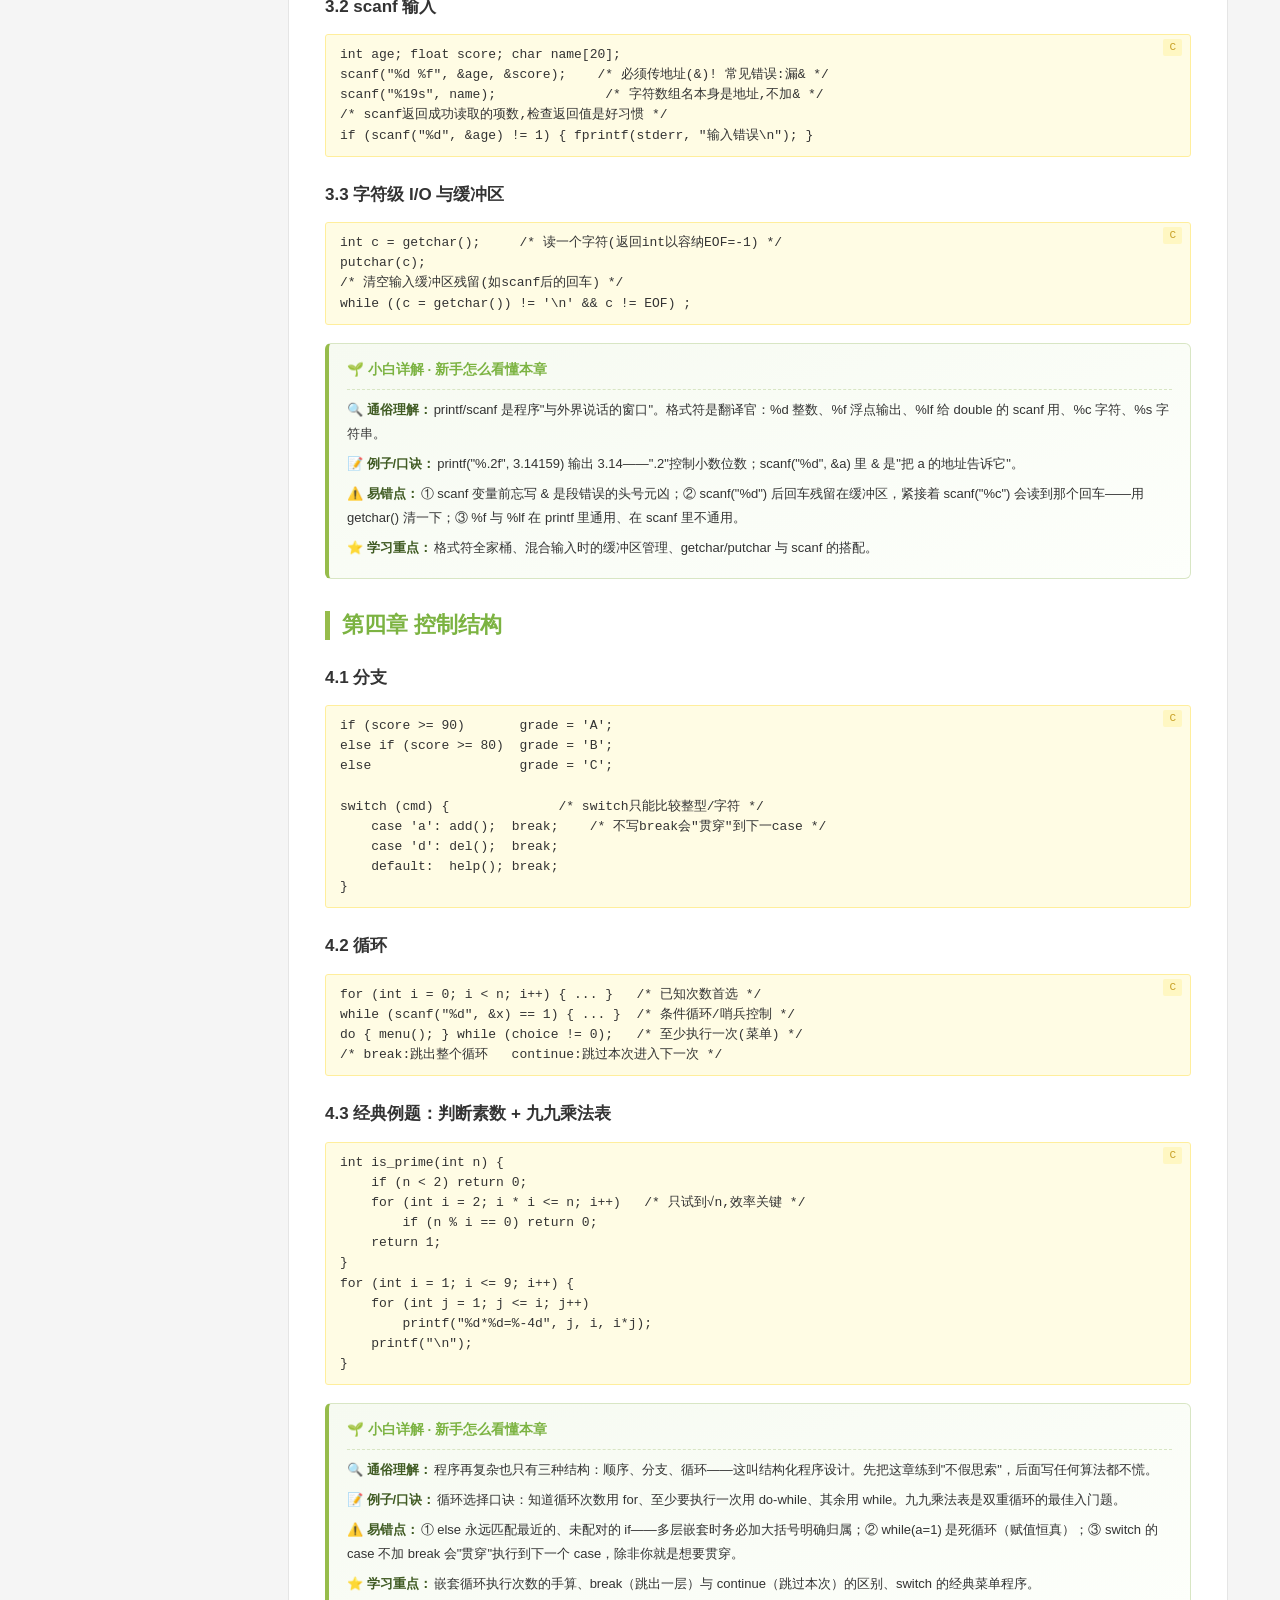
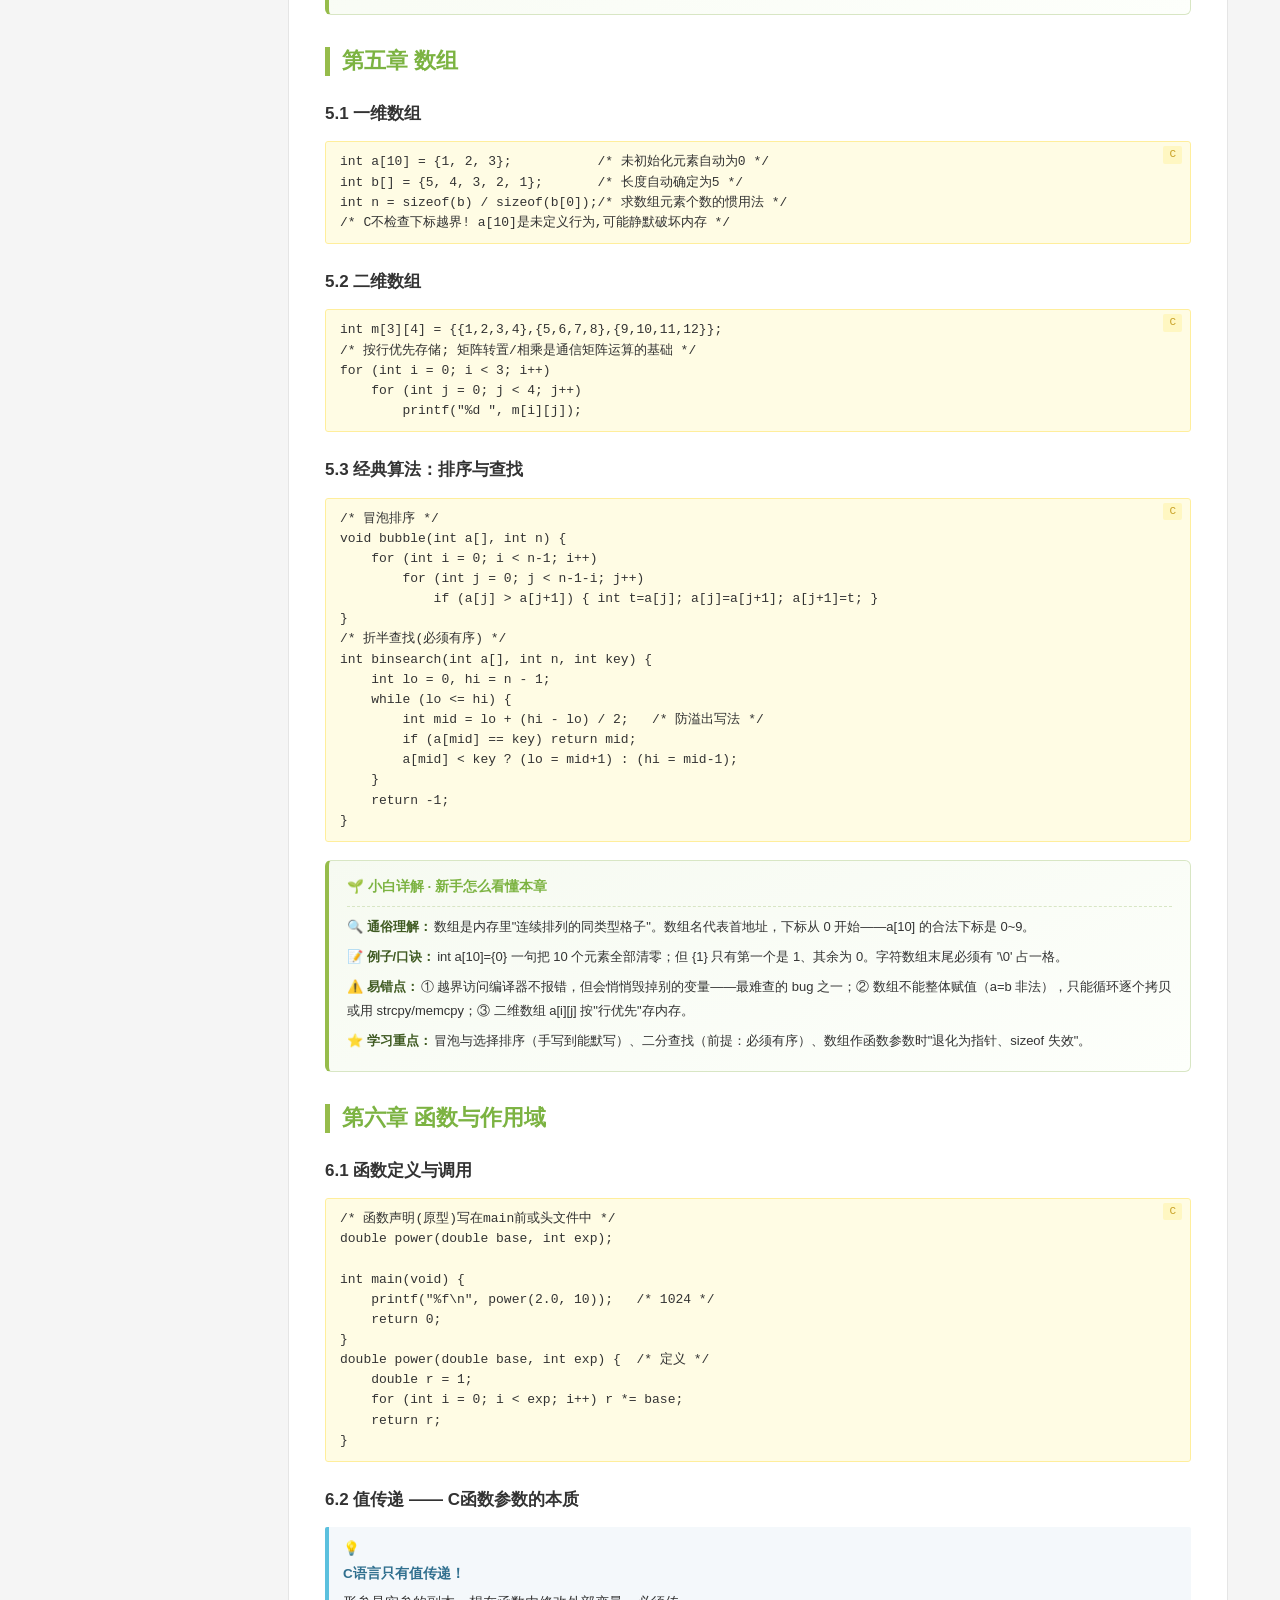
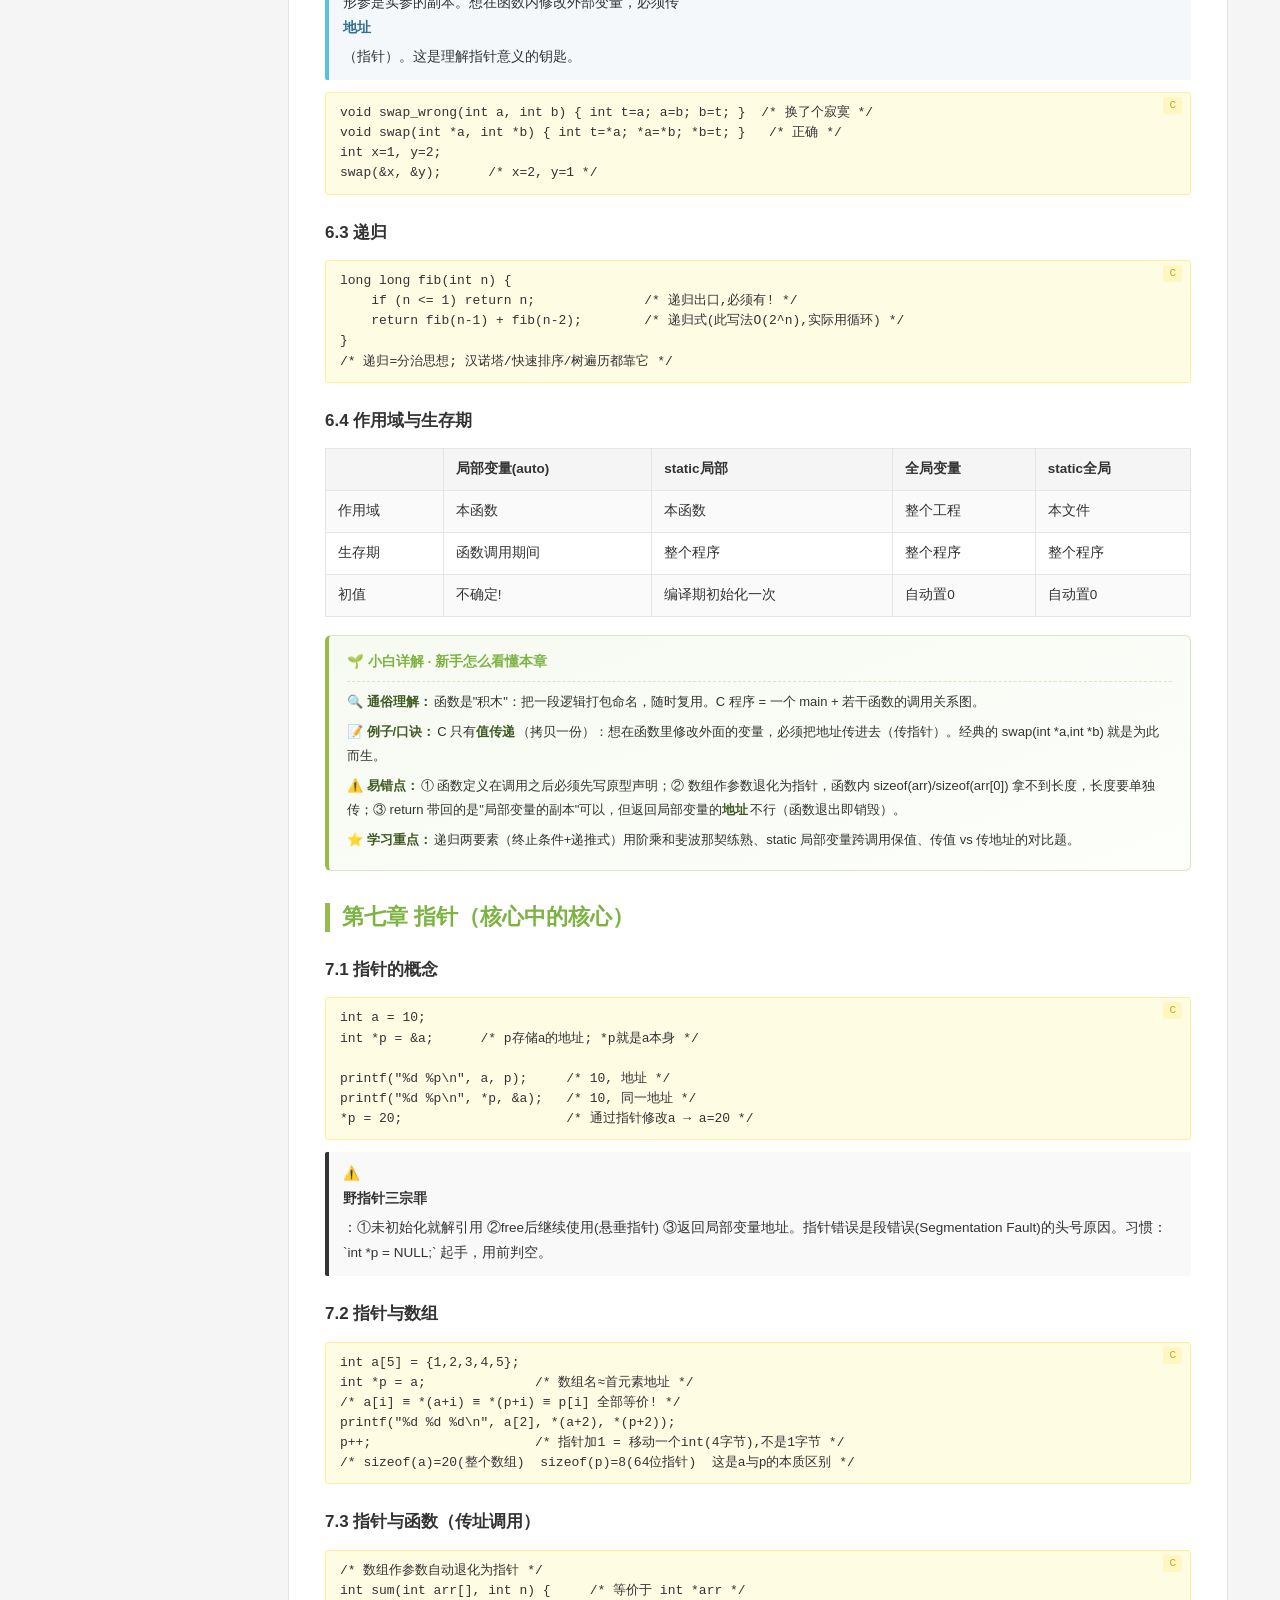
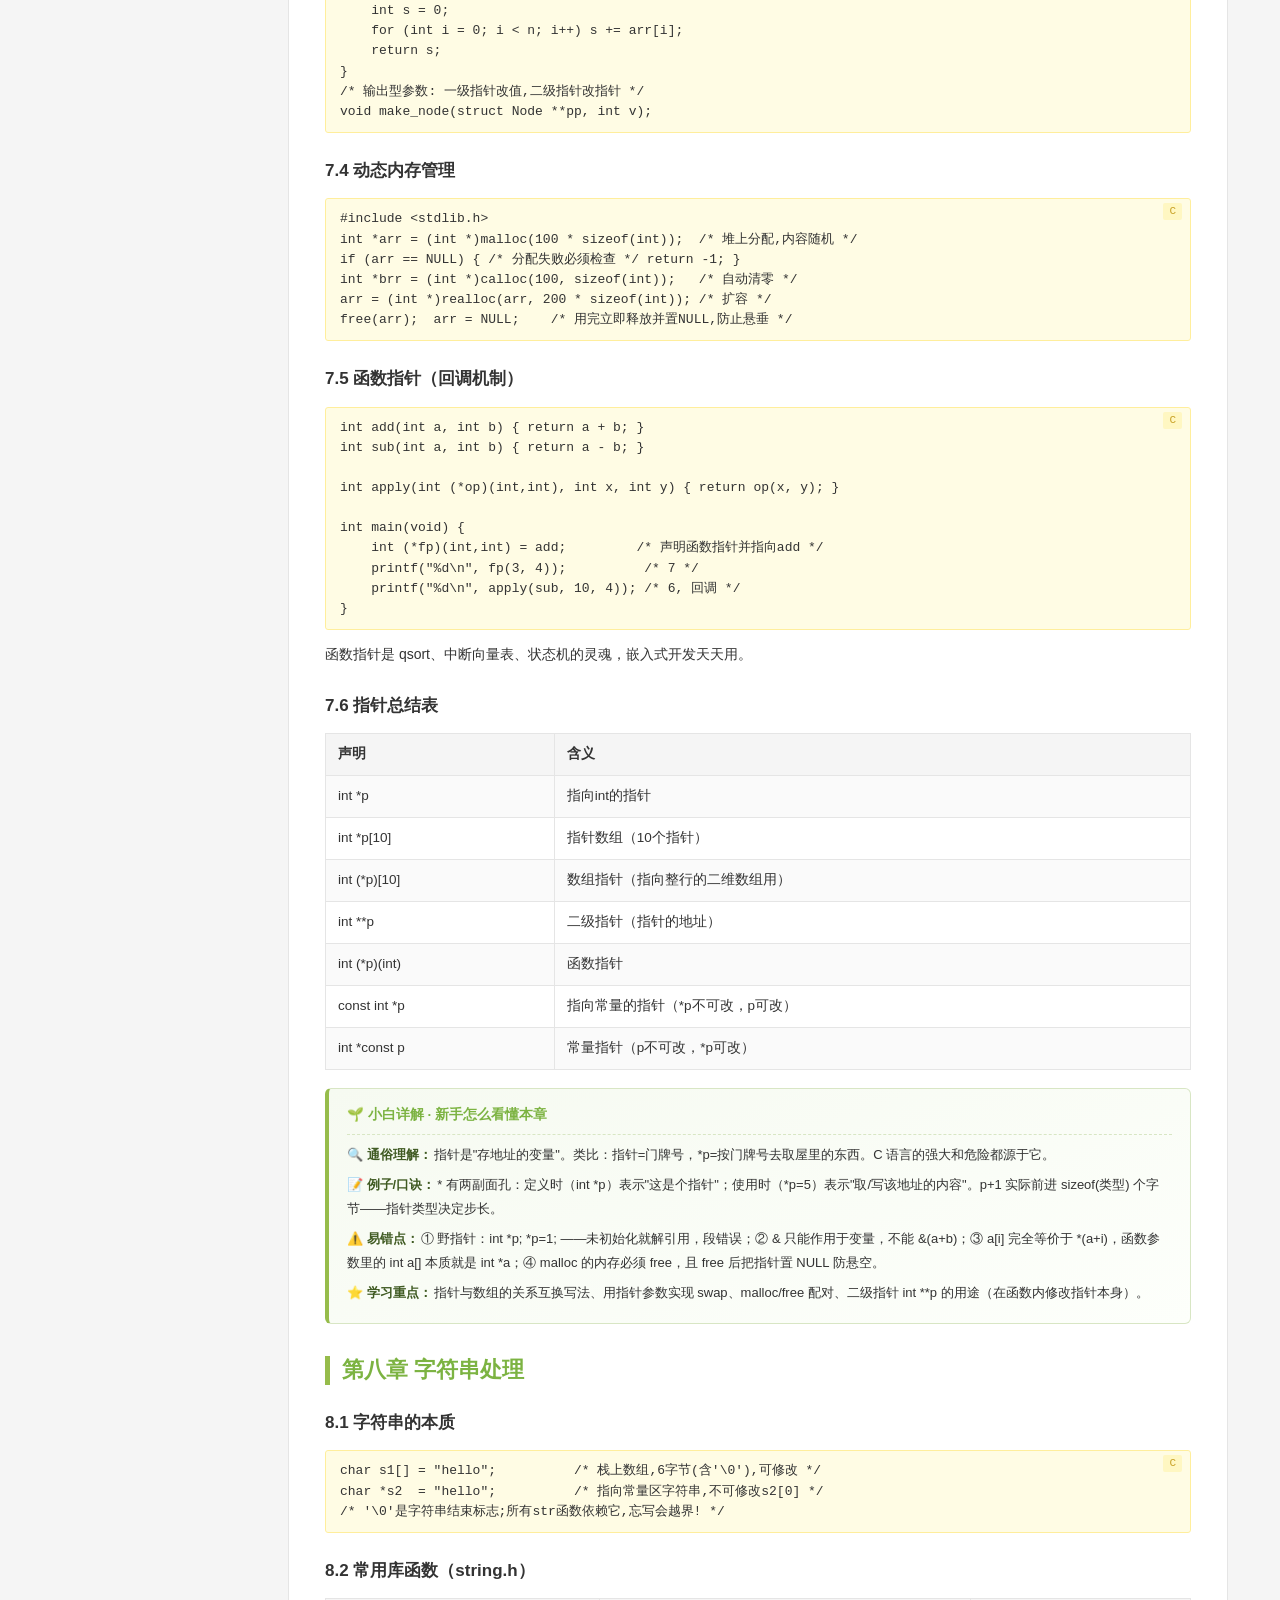
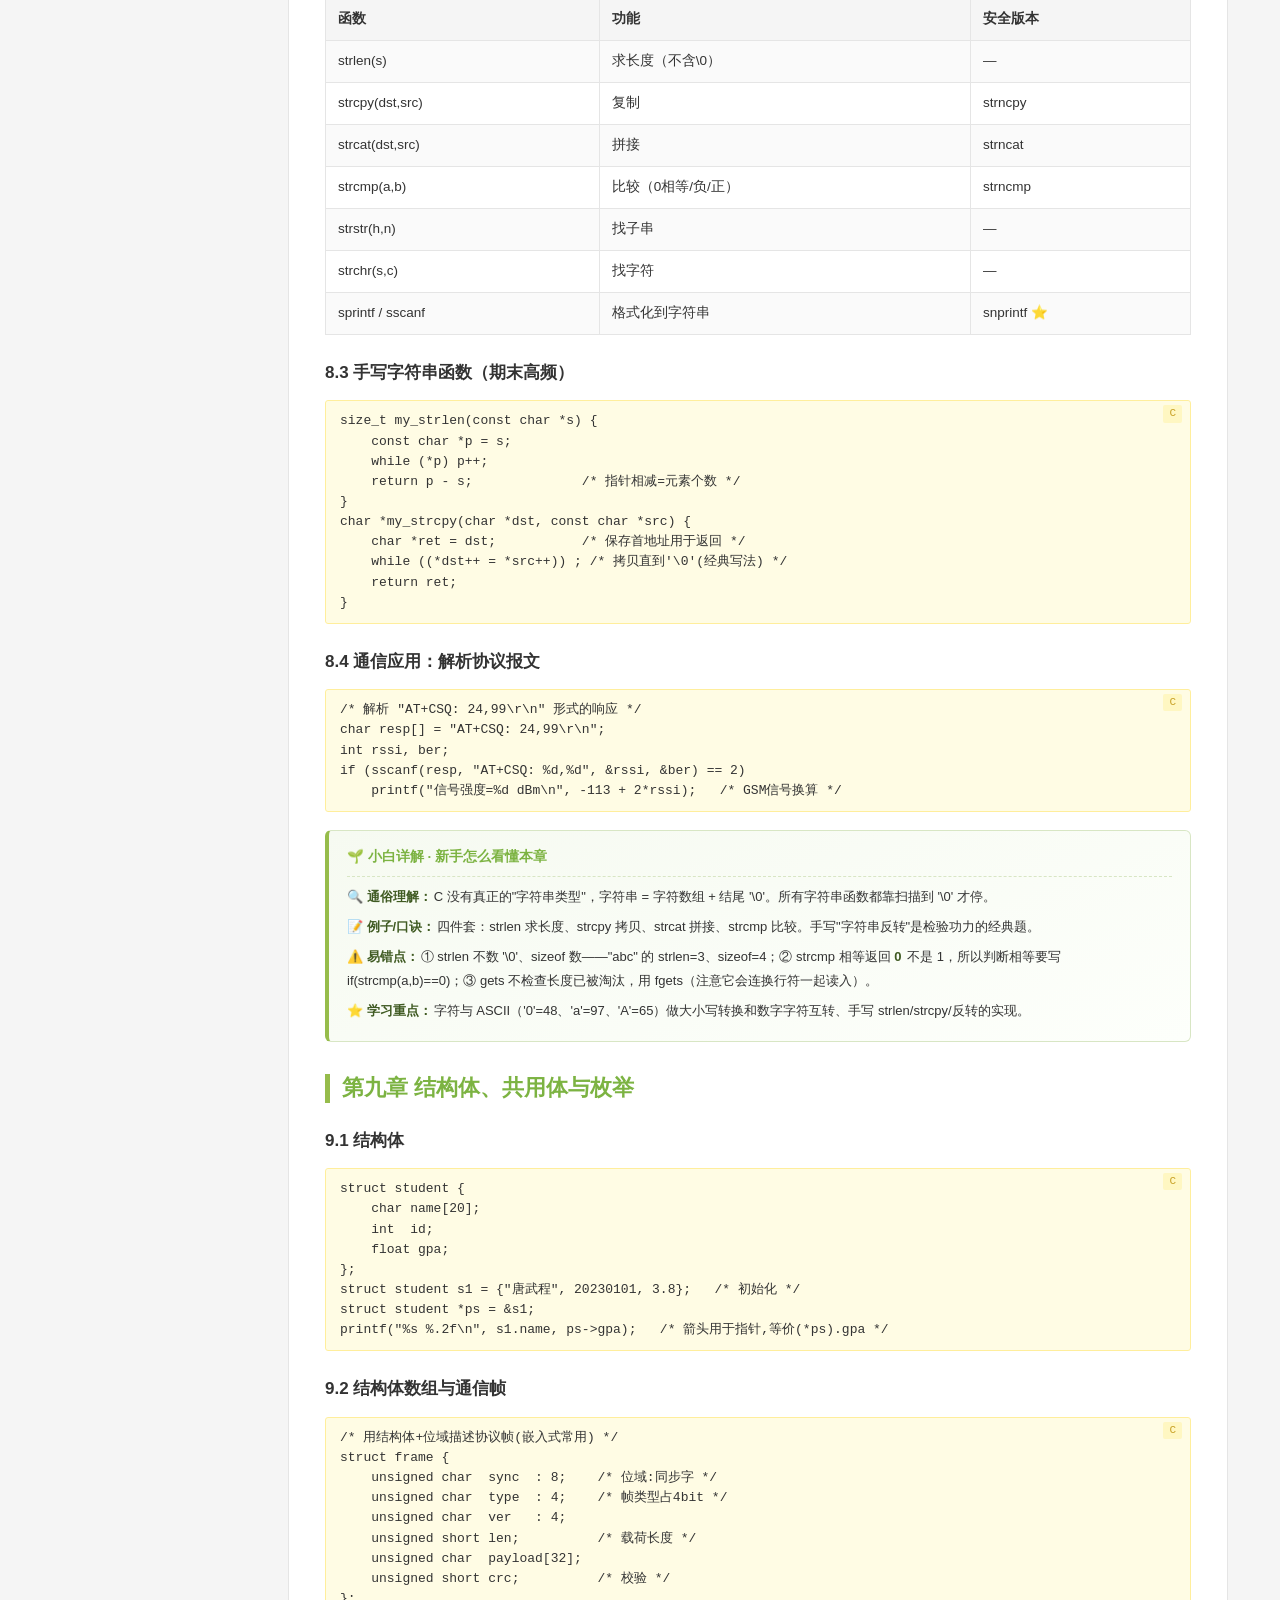
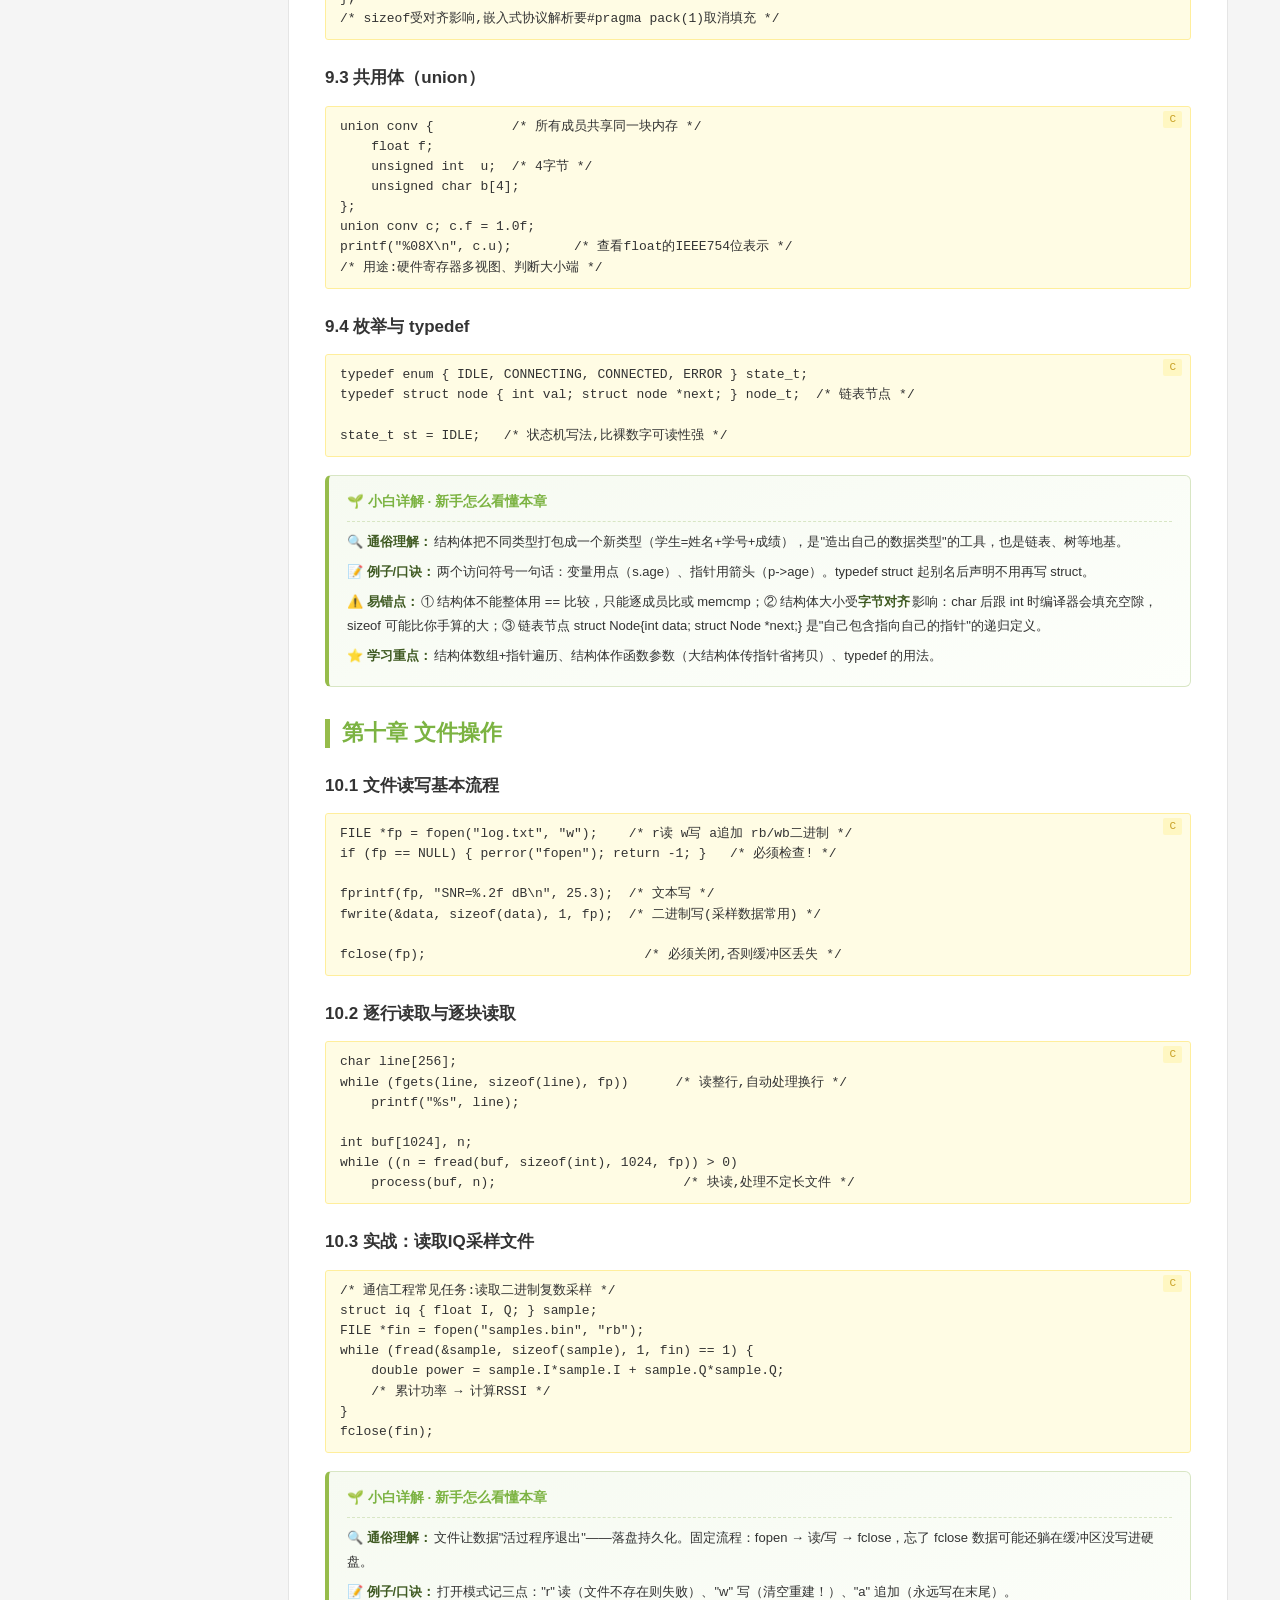
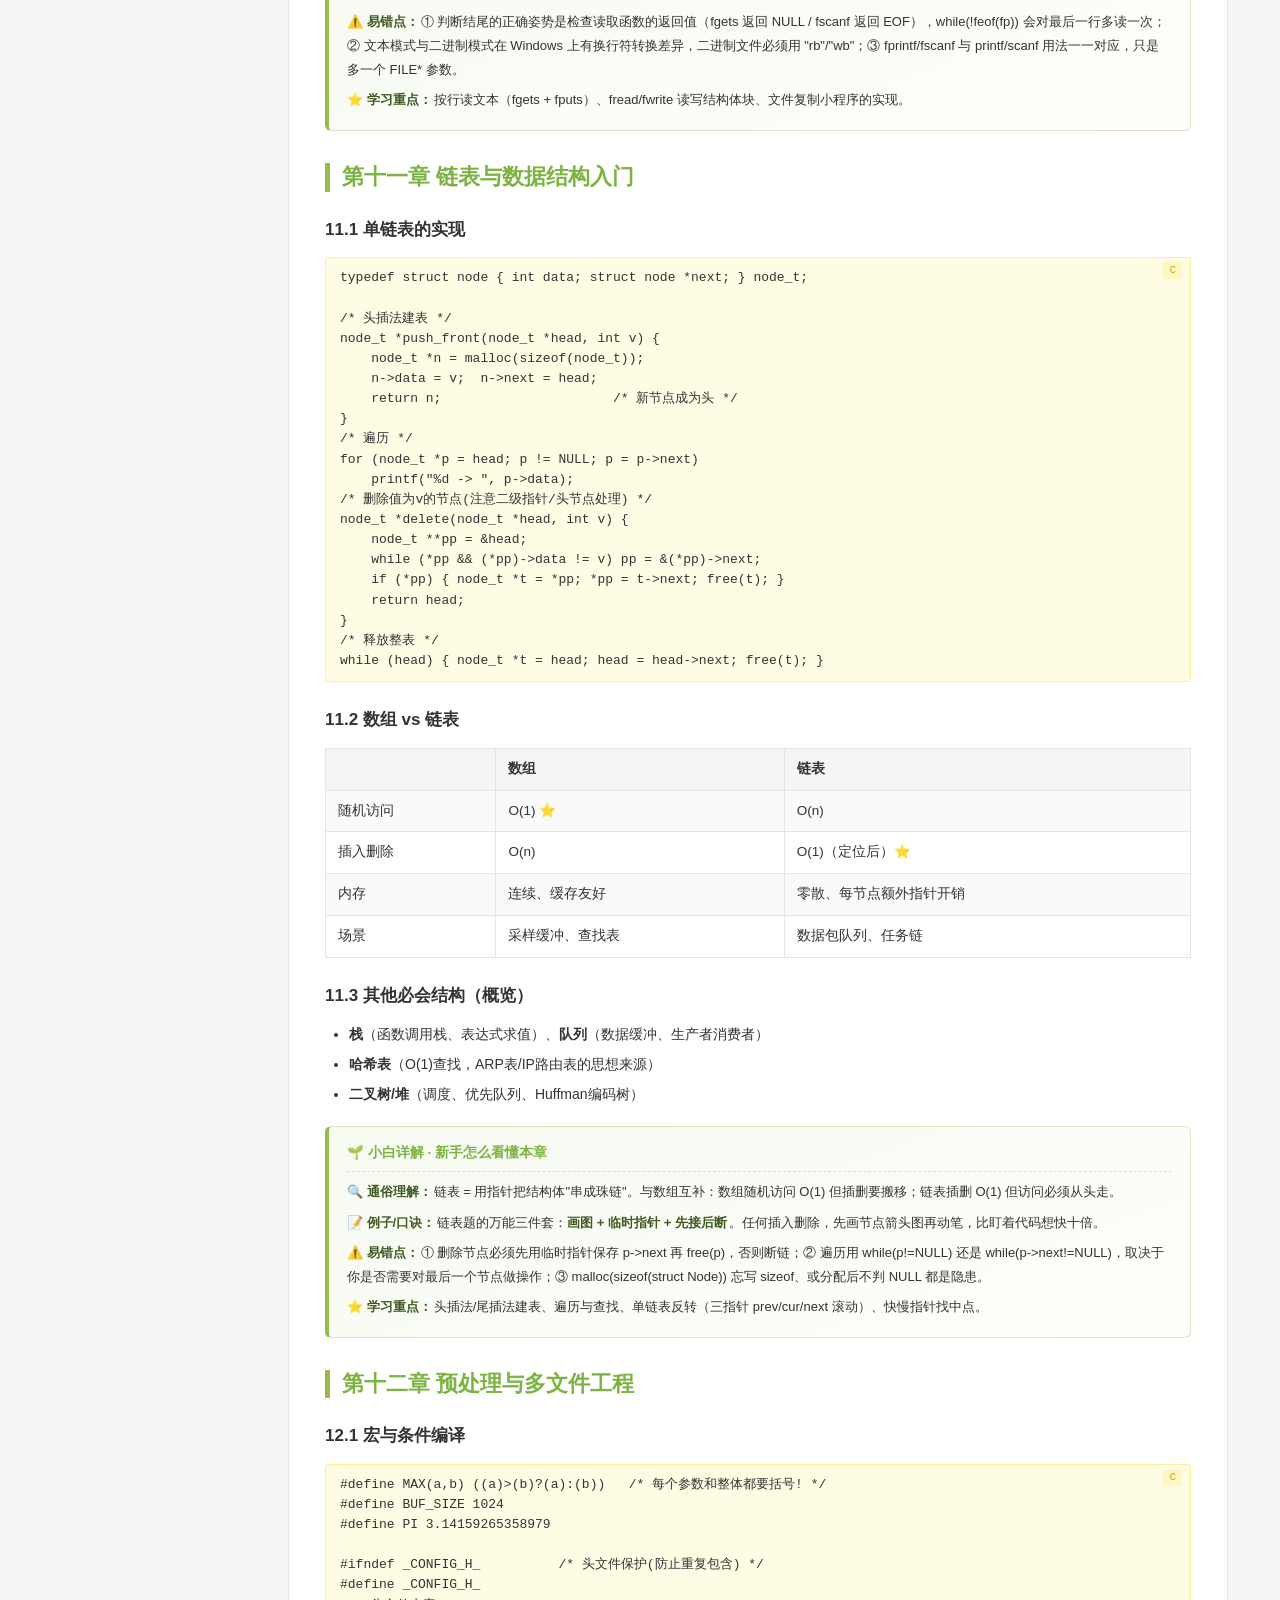
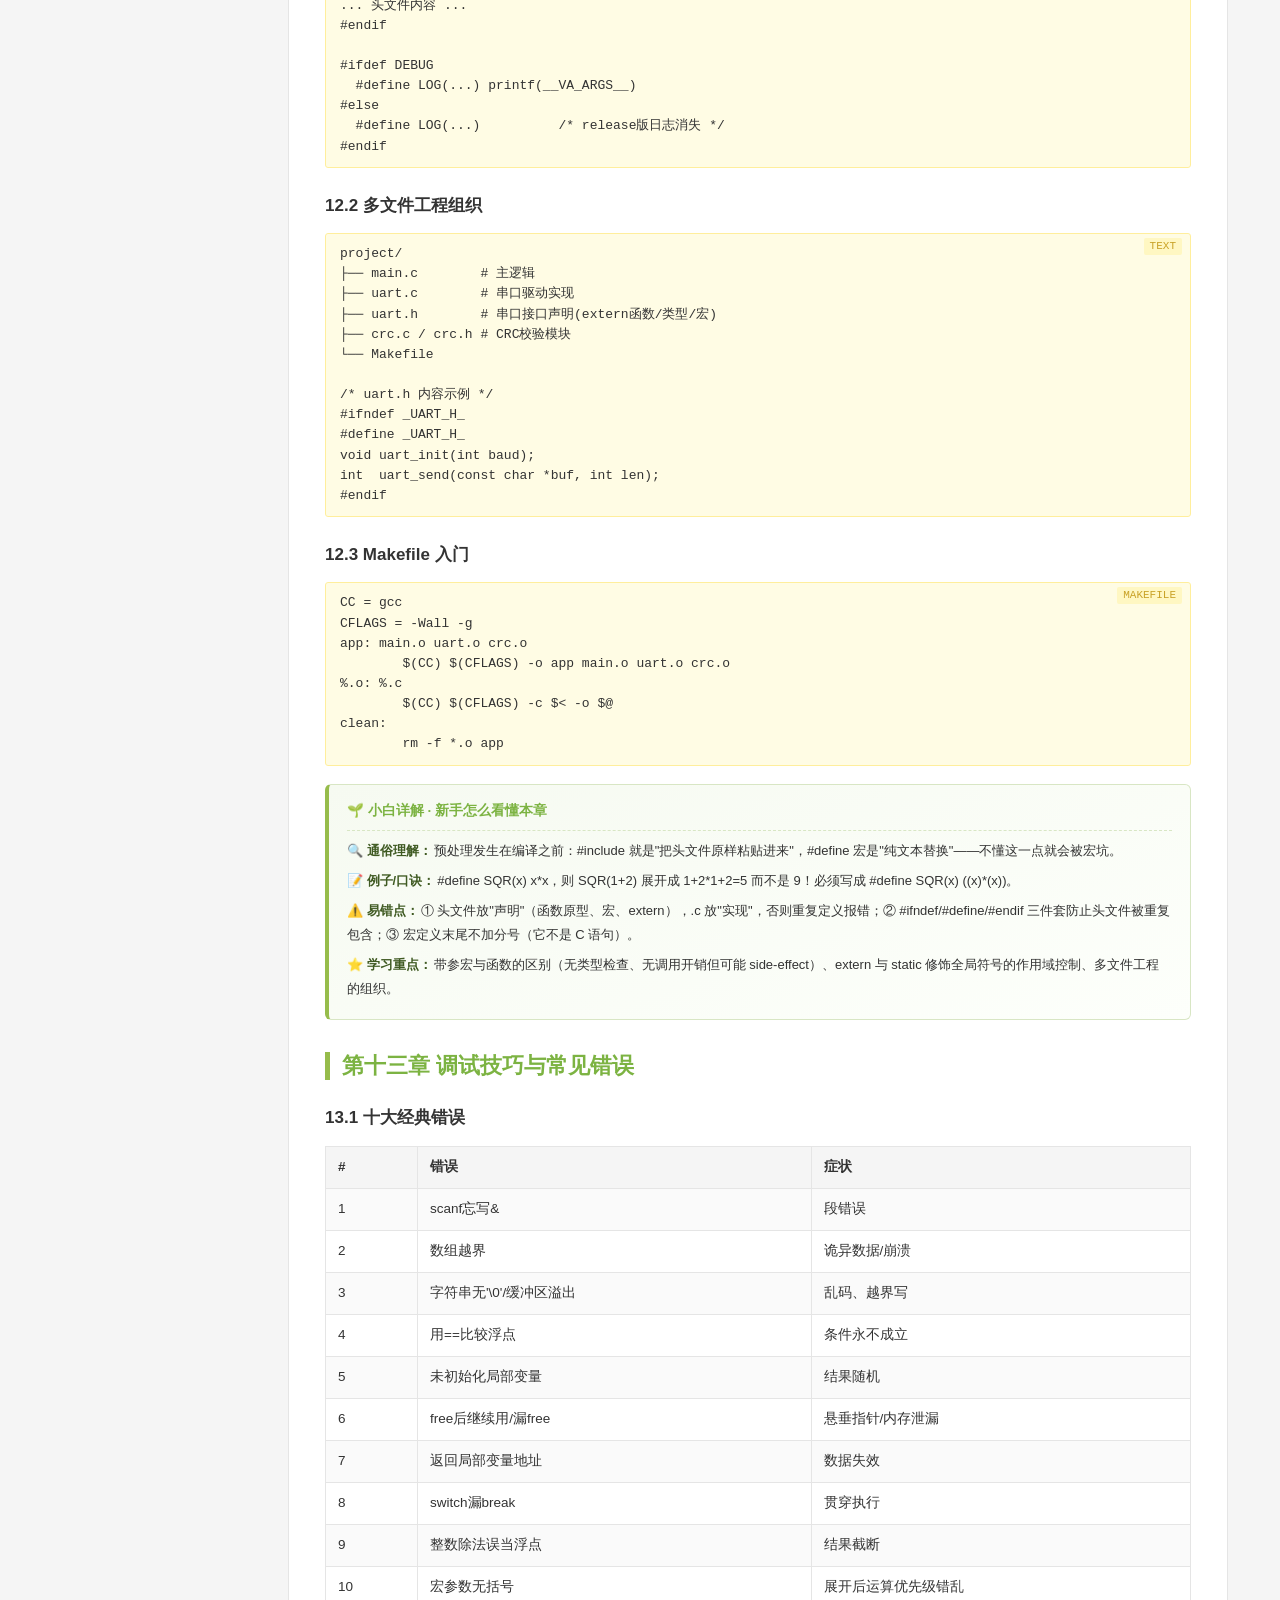
<file: c-programming.html>
<!DOCTYPE html>
<html lang="zh-CN">
<head>
<meta charset="UTF-8">
<meta name="viewport" content="width=device-width, initial-scale=1.0">
<title>C语言程序设计 - 通信工程学习站</title>
<link rel="stylesheet" href="css/styles.css">
</head>
<body>

<div class="site-header">
  <div class="site-header-inner">
    <a href="index.html" class="brand"><span class="b1">通信工程</span><span class="b2">.CN</span></a>
    <div class="search-box" data-search-host>
      <input type="search" placeholder="搜索本课程章节……" aria-label="搜索">
      <div class="search-results" id="header-search-results" hidden></div>
    </div>
  </div>
</div>

<nav class="site-nav">
  <div class="site-nav-inner">
    <a href="index.html">首页</a>
    <div class="nav-dropdown">
      <a class="dropdown-toggle" tabindex="0">全部教程</a>
      <ul class="dropdown-menu">
        <li class="dd-cat">基础课</li>
        <li><a href="c-programming.html">💻 C 语言程序设计</a></li>
        <li><a href="signal-system.html">📊 信号与系统</a></li>
        <li class="dd-cat">专业核心</li>
        <li><a href="comm-principle.html">📡 通信原理</a></li>
        <li><a href="mcu.html">🔧 单片机原理与应用</a></li>
        <li><a href="data-network.html">🌐 数据通信与网络</a></li>
        <li><a href="mobile-comm.html">📶 移动通信</a></li>
        <li class="dd-cat">工具与平台</li>
        <li><a href="os-linux.html">🐧 操作系统与 Linux</a></li>
      </ul>
    </div>
    <a href="index.html#four-year">学习路线</a>
    <a href="index.html#career">就业方向</a>
    <a href="index.html#news">行业资讯</a>
    <a href="index.html#resources">推荐资源</a>
    <a href="certs.html">证书推荐</a>
  </div>
</nav>

<div class="breadcrumb"><a href="index.html">首页</a><span class="bc-sep">›</span><span>C 语言程序设计</span></div>


<div class="layout-2col">
<aside class="sidebar"><div class="sidebar-title"><span class="icon">≡</span> C 语言程序设计 目录</div>
  
  <ul>
    <li><a href="#ch1">1. C语言概述与开发环境</a></li>
    <li><a href="#ch2">2. 数据类型与运算符</a></li>
    <li><a href="#ch3">3. 输入输出</a></li>
    <li><a href="#ch4">4. 控制结构</a></li>
    <li><a href="#ch5">5. 数组</a></li>
    <li><a href="#ch6">6. 函数与作用域</a></li>
    <li><a href="#ch7">7. 指针（核心）</a></li>
    <li><a href="#ch8">8. 字符串处理</a></li>
    <li><a href="#ch9">9. 结构体/共用体/枚举</a></li>
    <li><a href="#ch10">10. 文件操作</a></li>
    <li><a href="#ch11">11. 链表与数据结构入门</a></li>
    <li><a href="#ch12">12. 预处理与多文件工程</a></li>
    <li><a href="#ch13">13. 调试技巧与常见错误</a></li>
    <li><a href="#ch14">14. 习题与思考</a></li>
  </ul>
</aside>

<main class="main">

    <div class="course-intro">
      <div class="title-row">
        <h1>💻 C 语言程序设计</h1>
        <span class="version-tag">C语言.x</span>
      </div>
      <p>基础语法、指针与内存、数组/函数/结构体、链表与常用算法、文件 IO、调试技巧。</p>
      <p style="font-size:12px;color:var(--text-muted);">📚 建议顺序：从第一章开始依次学习 · 每章后附带习题与实验</p>
    </div>
    <div class="tb-card">
      <div class="tb-head">📖 本课程指定教材</div>
      <div class="tb-body">
        <div class="tb-title">《C语言程序设计（谭浩强）》</div>
        <div class="tb-meta">
          <span><strong>作者</strong>谭浩强</span>
          <span><strong>出版社</strong>清华大学出版社</span>
          <span><strong>ISBN</strong>9787302653721</span>
        
        <div class="tb-guide">📘 <strong>小白读法：</strong>经典入门书，例题即模板：每章先读概念，再把例题全部手敲运行一遍。第 7 章指针至少精读三遍——这是全书分水岭，过了它后面一马平川；课后题挑基础部分必做。</div></div>
      </div>
    </div>


<!-- ============================ 第一章 ============================ -->
<section class="section" id="ch1">
<h2>第一章 C语言概述与开发环境</h2>

<h3>1.1 为什么通信工程必须学好C</h3>
<ul>
  <li>单片机/嵌入式（51、STM32、DSP）几乎全部用 C 开发</li>
  <li>Linux 内核、TCP/IP 协议栈、驱动程序均为 C</li>
  <li>理解指针 = 理解内存 = 理解计算机的工作方式</li>
</ul>

<h3>1.2 开发环境搭建</h3>
<table>
  <tr><th>平台</th><th>推荐工具</th><th>编译器</th></tr>
  <tr><td>Windows</td><td>VS Code + MinGW / Dev-C++ / Visual Studio</td><td>gcc / MSVC</td></tr>
  <tr><td>Linux</td><td>gcc + vim / VS Code</td><td>gcc</td></tr>
  <tr><td>在线</td><td>colab / onlinegdb / 菜鸟教程RUN</td><td>gcc</td></tr>
</table>

<h3>1.3 第一个程序</h3>
<div class="code-block"><pre class="language-c">#include &lt;stdio.h&gt;   /* 预处理指令：引入标准输入输出头文件 */

int main(void)        /* main是程序入口，int是返回类型 */
{
    printf("Hello, Communication Engineering!\n");  /* \n换行 */
    return 0;         /* 返回0表示程序正常结束 */
}</pre></div>
<div class="code-block"><pre class="language-bash"># 命令行编译运行（必须掌握，不能只会点按钮）
gcc hello.c -o hello    # 编译
./hello                 # 运行
gcc -Wall -g hello.c -o hello   # 推荐：显示所有警告+带调试信息</pre></div>

<h3>1.4 C程序开发流程</h3>
<div class="code-block"><pre>编辑(.c) → 预处理(展开宏/头文件, gcc -E) → 编译(.s汇编, gcc -S)
→ 汇编(.o目标文件, gcc -c) → 链接(库+目标文件, gcc) → 可执行文件</pre></div>
<div class="beginner-block">
  <div class="bb-title">🌱 小白详解 · 新手怎么看懂本章</div>
  <p><strong>🔍 通俗理解：</strong>C 是"离硬件最近的通用语言"——学它就是为了搞懂内存和指针，后面的单片机、数据结构、操作系统全踩在这块地基上。</p>
  <p><strong>📝 例子/口诀：</strong>第一个程序背到肌肉记忆：#include &lt;stdio.h&gt; / int main(){ printf("hello"); return 0; }。开发四步：写 .c → 编译成 .obj → 链接成 .exe → 运行。</p>
  <p><strong>⚠️ 易错点：</strong>① 每条语句结尾分号、main 别拼成 mian；② 文件保存为 .c 不是 .cpp（两者编译规则不同）；③ 分清"编译错误"（语法不过，看行号）和"运行错误"（逻辑/内存问题，编译器帮不了你）。</p>
  <p><strong>⭐ 学习重点：</strong>工具链跑通（Dev-C++ 或 VS Code+MinGW 均可）、C 程序从源码到执行的四阶段：预处理→编译→汇编→链接。</p>
</div>
</section>

<!-- ============================ 第二章 ============================ -->
<section class="section" id="ch2">
<h2>第二章 数据类型与运算符</h2>

<h3>2.1 基本数据类型</h3>
<table>
  <tr><th>类型</th><th>字节数(典型)</th><th>取值范围</th><th>格式符</th></tr>
  <tr><td>char</td><td>1</td><td>-128 ~ 127</td><td>%c</td></tr>
  <tr><td>short</td><td>2</td><td>-32768 ~ 32767</td><td>%hd</td></tr>
  <tr><td><strong>int</strong></td><td>4</td><td>±21亿</td><td>%d</td></tr>
  <tr><td>long long</td><td>8</td><td>±9.2×10¹⁸</td><td>%lld</td></tr>
  <tr><td><strong>float</strong></td><td>4</td><td>6~7位有效数字</td><td>%f</td></tr>
  <tr><td><strong>double</strong></td><td>8</td><td>15~16位有效数字</td><td>%lf</td></tr>
  <tr><td>unsigned int</td><td>4</td><td>0 ~ 42亿</td><td>%u</td></tr>
</table>
<div class="alert alert-warning">⚠️ <strong>浮点数陷阱</strong>：float 是二进制浮点，0.1 无法精确表示！判断浮点相等要用 fabs(a-b) &lt; 1e-6，永远不要写 a==0.1。整数溢出同样无警告：2147483647+1 = -2147483648。</div>

<h3>2.2 类型转换</h3>
<div class="code-block"><pre class="language-c">/* 自动转换：char→int→long→double（低精度→高精度安全） */
int a = 3, b = 2;
double r = a / b;        /* 错! a/b先按int算得1，再转1.0 */
double r2 = (double)a / b; /* 对! 强制转换a为3.0，结果1.5 */</pre></div>

<h3>2.3 运算符优先级要点</h3>
<ul>
  <li>逻辑运算符<strong>短路特性</strong>：`a && b` 中 a 为假时 b 不执行 —— 常用于保护：`if (p != NULL && p->x > 0)`</li>
  <li>自增：`i++`（先用后加）vs `++i`（先加后用）</li>
  <li>位运算（通信/嵌入式高频！）：`&amp; 与 | 或 ^ 异或 ~ 取反 &lt;&lt; 左移 &gt;&gt; 右移`</li>
</ul>
<div class="code-block"><pre class="language-c">unsigned char reg = 0xA5;      /* 1010 0101 */
reg |= 0x01;    /* 置位第0位: 1010 0101 | 0000 0001 */
reg &amp;= ~0x02;   /* 清零第1位: 与上 1111 1101 */
reg ^= 0x04;    /* 翻转第2位 */
if (reg &amp; 0x08) {/* 测试第3位是否为1 */}   /* 单片机寄存器操作三大件 */</pre></div>
<div class="beginner-block">
  <div class="bb-title">🌱 小白详解 · 新手怎么看懂本章</div>
  <p><strong>🔍 通俗理解：</strong>数据类型决定"这个格子占几个字节、按什么规则解读"。类型系统是 C 一切行为（溢出、截断、隐式转换）的源头。</p>
  <p><strong>📝 例子/口诀：</strong>背硬数字：char 1 字节、int 4、float 4、double 8；char 存 128 变 −128（有符号回绕）。</p>
  <p><strong>⚠️ 易错点：</strong>① 5/2=2（整数除法砍尾）而 5.0/2=2.5、5%2=1——这组对比是第一大坑；② = 是赋值、== 才是相等，if(a=0) 永远为假且悄悄改了 a；③ 优先级记主干：! &gt; 算术 &gt; 关系 &gt; &amp;&amp; &gt; || &gt; 赋值，拿不准就加括号。</p>
  <p><strong>⭐ 学习重点：</strong>隐式类型转换方向（char→int→float→double）、自增 i++ 与 ++i 的"先用后加/先加后用"区别。</p>
</div>
</section>

<!-- ============================ 第三章 ============================ -->
<section class="section" id="ch3">
<h2>第三章 输入输出</h2>

<h3>3.1 printf 格式化输出</h3>
<div class="code-block"><pre class="language-c">printf("%d %5d %-5d| %f %.2f %e %x %o %c %%\n",
        42, 42, 42, 3.14159, 3.14159, 3.14159, 255, 255, 'A');
/* %5d:宽5右对齐  %-5d:左对齐  %.2f:保留2位小数  %x:十六进制FF  %o:八进制 */</pre></div>

<h3>3.2 scanf 输入</h3>
<div class="code-block"><pre class="language-c">int age; float score; char name[20];
scanf("%d %f", &amp;age, &amp;score);    /* 必须传地址(&amp;)! 常见错误:漏&amp; */
scanf("%19s", name);              /* 字符数组名本身是地址,不加&amp; */
/* scanf返回成功读取的项数,检查返回值是好习惯 */
if (scanf("%d", &amp;age) != 1) { fprintf(stderr, "输入错误\n"); }</pre></div>

<h3>3.3 字符级 I/O 与缓冲区</h3>
<div class="code-block"><pre class="language-c">int c = getchar();     /* 读一个字符(返回int以容纳EOF=-1) */
putchar(c);
/* 清空输入缓冲区残留(如scanf后的回车) */
while ((c = getchar()) != '\n' &amp;&amp; c != EOF) ;</pre></div>
<div class="beginner-block">
  <div class="bb-title">🌱 小白详解 · 新手怎么看懂本章</div>
  <p><strong>🔍 通俗理解：</strong>printf/scanf 是程序"与外界说话的窗口"。格式符是翻译官：%d 整数、%f 浮点输出、%lf 给 double 的 scanf 用、%c 字符、%s 字符串。</p>
  <p><strong>📝 例子/口诀：</strong>printf("%.2f", 3.14159) 输出 3.14——".2"控制小数位数；scanf("%d", &amp;a) 里 &amp; 是"把 a 的地址告诉它"。</p>
  <p><strong>⚠️ 易错点：</strong>① scanf 变量前忘写 &amp; 是段错误的头号元凶；② scanf("%d") 后回车残留在缓冲区，紧接着 scanf("%c") 会读到那个回车——用 getchar() 清一下；③ %f 与 %lf 在 printf 里通用、在 scanf 里不通用。</p>
  <p><strong>⭐ 学习重点：</strong>格式符全家桶、混合输入时的缓冲区管理、getchar/putchar 与 scanf 的搭配。</p>
</div>
</section>

<!-- ============================ 第四章 ============================ -->
<section class="section" id="ch4">
<h2>第四章 控制结构</h2>

<h3>4.1 分支</h3>
<div class="code-block"><pre class="language-c">if (score >= 90)       grade = 'A';
else if (score >= 80)  grade = 'B';
else                   grade = 'C';

switch (cmd) {              /* switch只能比较整型/字符 */
    case 'a': add();  break;    /* 不写break会"贯穿"到下一case */
    case 'd': del();  break;
    default:  help(); break;
}</pre></div>

<h3>4.2 循环</h3>
<div class="code-block"><pre class="language-c">for (int i = 0; i < n; i++) { ... }   /* 已知次数首选 */
while (scanf("%d", &amp;x) == 1) { ... }  /* 条件循环/哨兵控制 */
do { menu(); } while (choice != 0);   /* 至少执行一次(菜单) */
/* break:跳出整个循环   continue:跳过本次进入下一次 */</pre></div>

<h3>4.3 经典例题：判断素数 + 九九乘法表</h3>
<div class="code-block"><pre class="language-c">int is_prime(int n) {
    if (n < 2) return 0;
    for (int i = 2; i * i <= n; i++)   /* 只试到√n,效率关键 */
        if (n % i == 0) return 0;
    return 1;
}
for (int i = 1; i <= 9; i++) {
    for (int j = 1; j <= i; j++)
        printf("%d*%d=%-4d", j, i, i*j);
    printf("\n");
}</pre></div>
<div class="beginner-block">
  <div class="bb-title">🌱 小白详解 · 新手怎么看懂本章</div>
  <p><strong>🔍 通俗理解：</strong>程序再复杂也只有三种结构：顺序、分支、循环——这叫结构化程序设计。先把这章练到"不假思索"，后面写任何算法都不慌。</p>
  <p><strong>📝 例子/口诀：</strong>循环选择口诀：知道循环次数用 for、至少要执行一次用 do-while、其余用 while。九九乘法表是双重循环的最佳入门题。</p>
  <p><strong>⚠️ 易错点：</strong>① else 永远匹配最近的、未配对的 if——多层嵌套时务必加大括号明确归属；② while(a=1) 是死循环（赋值恒真）；③ switch 的 case 不加 break 会"贯穿"执行到下一个 case，除非你就是想要贯穿。</p>
  <p><strong>⭐ 学习重点：</strong>嵌套循环执行次数的手算、break（跳出一层）与 continue（跳过本次）的区别、switch 的经典菜单程序。</p>
</div>
</section>

<!-- ============================ 第五章 ============================ -->
<section class="section" id="ch5">
<h2>第五章 数组</h2>

<h3>5.1 一维数组</h3>
<div class="code-block"><pre class="language-c">int a[10] = {1, 2, 3};           /* 未初始化元素自动为0 */
int b[] = {5, 4, 3, 2, 1};       /* 长度自动确定为5 */
int n = sizeof(b) / sizeof(b[0]);/* 求数组元素个数的惯用法 */
/* C不检查下标越界! a[10]是未定义行为,可能静默破坏内存 */</pre></div>

<h3>5.2 二维数组</h3>
<div class="code-block"><pre class="language-c">int m[3][4] = {{1,2,3,4},{5,6,7,8},{9,10,11,12}};
/* 按行优先存储; 矩阵转置/相乘是通信矩阵运算的基础 */
for (int i = 0; i < 3; i++)
    for (int j = 0; j < 4; j++)
        printf("%d ", m[i][j]);</pre></div>

<h3>5.3 经典算法：排序与查找</h3>
<div class="code-block"><pre class="language-c">/* 冒泡排序 */
void bubble(int a[], int n) {
    for (int i = 0; i < n-1; i++)
        for (int j = 0; j < n-1-i; j++)
            if (a[j] > a[j+1]) { int t=a[j]; a[j]=a[j+1]; a[j+1]=t; }
}
/* 折半查找(必须有序) */
int binsearch(int a[], int n, int key) {
    int lo = 0, hi = n - 1;
    while (lo <= hi) {
        int mid = lo + (hi - lo) / 2;   /* 防溢出写法 */
        if (a[mid] == key) return mid;
        a[mid] < key ? (lo = mid+1) : (hi = mid-1);
    }
    return -1;
}</pre></div>
<div class="beginner-block">
  <div class="bb-title">🌱 小白详解 · 新手怎么看懂本章</div>
  <p><strong>🔍 通俗理解：</strong>数组是内存里"连续排列的同类型格子"。数组名代表首地址，下标从 0 开始——a[10] 的合法下标是 0~9。</p>
  <p><strong>📝 例子/口诀：</strong>int a[10]={0} 一句把 10 个元素全部清零；但 {1} 只有第一个是 1、其余为 0。字符数组末尾必须有 &#39;\0&#39; 占一格。</p>
  <p><strong>⚠️ 易错点：</strong>① 越界访问编译器不报错，但会悄悄毁掉别的变量——最难查的 bug 之一；② 数组不能整体赋值（a=b 非法），只能循环逐个拷贝或用 strcpy/memcpy；③ 二维数组 a[i][j] 按"行优先"存内存。</p>
  <p><strong>⭐ 学习重点：</strong>冒泡与选择排序（手写到能默写）、二分查找（前提：必须有序）、数组作函数参数时"退化为指针、sizeof 失效"。</p>
</div>
</section>

<!-- ============================ 第六章 ============================ -->
<section class="section" id="ch6">
<h2>第六章 函数与作用域</h2>

<h3>6.1 函数定义与调用</h3>
<div class="code-block"><pre class="language-c">/* 函数声明(原型)写在main前或头文件中 */
double power(double base, int exp);

int main(void) {
    printf("%f\n", power(2.0, 10));   /* 1024 */
    return 0;
}
double power(double base, int exp) {  /* 定义 */
    double r = 1;
    for (int i = 0; i < exp; i++) r *= base;
    return r;
}</pre></div>

<h3>6.2 值传递 —— C函数参数的本质</h3>
<div class="alert alert-info">💡 <strong>C语言只有值传递！</strong>形参是实参的副本。想在函数内修改外部变量，必须传<strong>地址</strong>（指针）。这是理解指针意义的钥匙。</div>
<div class="code-block"><pre class="language-c">void swap_wrong(int a, int b) { int t=a; a=b; b=t; }  /* 换了个寂寞 */
void swap(int *a, int *b) { int t=*a; *a=*b; *b=t; }   /* 正确 */
int x=1, y=2;
swap(&amp;x, &amp;y);      /* x=2, y=1 */</pre></div>

<h3>6.3 递归</h3>
<div class="code-block"><pre class="language-c">long long fib(int n) {
    if (n <= 1) return n;              /* 递归出口,必须有! */
    return fib(n-1) + fib(n-2);        /* 递归式(此写法O(2^n),实际用循环) */
}
/* 递归=分治思想; 汉诺塔/快速排序/树遍历都靠它 */</pre></div>

<h3>6.4 作用域与生存期</h3>
<table>
  <tr><th></th><th>局部变量(auto)</th><th>static局部</th><th>全局变量</th><th>static全局</th></tr>
  <tr><td>作用域</td><td>本函数</td><td>本函数</td><td>整个工程</td><td>本文件</td></tr>
  <tr><td>生存期</td><td>函数调用期间</td><td>整个程序</td><td>整个程序</td><td>整个程序</td></tr>
  <tr><td>初值</td><td>不确定!</td><td>编译期初始化一次</td><td>自动置0</td><td>自动置0</td></tr>
</table>
<div class="beginner-block">
  <div class="bb-title">🌱 小白详解 · 新手怎么看懂本章</div>
  <p><strong>🔍 通俗理解：</strong>函数是"积木"：把一段逻辑打包命名，随时复用。C 程序 = 一个 main + 若干函数的调用关系图。</p>
  <p><strong>📝 例子/口诀：</strong>C 只有<strong>值传递</strong>（拷贝一份）：想在函数里修改外面的变量，必须把地址传进去（传指针）。经典的 swap(int *a,int *b) 就是为此而生。</p>
  <p><strong>⚠️ 易错点：</strong>① 函数定义在调用之后必须先写原型声明；② 数组作参数退化为指针，函数内 sizeof(arr)/sizeof(arr[0]) 拿不到长度，长度要单独传；③ return 带回的是"局部变量的副本"可以，但返回局部变量的<strong>地址</strong>不行（函数退出即销毁）。</p>
  <p><strong>⭐ 学习重点：</strong>递归两要素（终止条件+递推式）用阶乘和斐波那契练熟、static 局部变量跨调用保值、传值 vs 传地址的对比题。</p>
</div>
</section>

<!-- ============================ 第七章 ============================ -->
<section class="section" id="ch7">
<h2>第七章 指针（核心中的核心）</h2>

<h3>7.1 指针的概念</h3>
<div class="code-block"><pre class="language-c">int a = 10;
int *p = &amp;a;      /* p存储a的地址; *p就是a本身 */

printf("%d %p\n", a, p);     /* 10, 地址 */
printf("%d %p\n", *p, &amp;a);   /* 10, 同一地址 */
*p = 20;                     /* 通过指针修改a → a=20 */</pre></div>
<div class="alert alert-warning">⚠️ <strong>野指针三宗罪</strong>：①未初始化就解引用 ②free后继续使用(悬垂指针) ③返回局部变量地址。指针错误是段错误(Segmentation Fault)的头号原因。习惯：`int *p = NULL;` 起手，用前判空。</div>

<h3>7.2 指针与数组</h3>
<div class="code-block"><pre class="language-c">int a[5] = {1,2,3,4,5};
int *p = a;              /* 数组名≈首元素地址 */
/* a[i] ≡ *(a+i) ≡ *(p+i) ≡ p[i] 全部等价! */
printf("%d %d %d\n", a[2], *(a+2), *(p+2));
p++;                     /* 指针加1 = 移动一个int(4字节),不是1字节 */
/* sizeof(a)=20(整个数组)  sizeof(p)=8(64位指针)  这是a与p的本质区别 */</pre></div>

<h3>7.3 指针与函数（传址调用）</h3>
<div class="code-block"><pre class="language-c">/* 数组作参数自动退化为指针 */
int sum(int arr[], int n) {     /* 等价于 int *arr */
    int s = 0;
    for (int i = 0; i < n; i++) s += arr[i];
    return s;
}
/* 输出型参数: 一级指针改值,二级指针改指针 */
void make_node(struct Node **pp, int v);</pre></div>

<h3>7.4 动态内存管理</h3>
<div class="code-block"><pre class="language-c">#include &lt;stdlib.h&gt;
int *arr = (int *)malloc(100 * sizeof(int));  /* 堆上分配,内容随机 */
if (arr == NULL) { /* 分配失败必须检查 */ return -1; }
int *brr = (int *)calloc(100, sizeof(int));   /* 自动清零 */
arr = (int *)realloc(arr, 200 * sizeof(int)); /* 扩容 */
free(arr);  arr = NULL;    /* 用完立即释放并置NULL,防止悬垂 */</pre></div>

<h3>7.5 函数指针（回调机制）</h3>
<div class="code-block"><pre class="language-c">int add(int a, int b) { return a + b; }
int sub(int a, int b) { return a - b; }

int apply(int (*op)(int,int), int x, int y) { return op(x, y); }

int main(void) {
    int (*fp)(int,int) = add;         /* 声明函数指针并指向add */
    printf("%d\n", fp(3, 4));          /* 7 */
    printf("%d\n", apply(sub, 10, 4)); /* 6, 回调 */
}</pre></div>
<p>函数指针是 qsort、中断向量表、状态机的灵魂，嵌入式开发天天用。</p>

<h3>7.6 指针总结表</h3>
<table>
  <tr><th>声明</th><th>含义</th></tr>
  <tr><td>int *p</td><td>指向int的指针</td></tr>
  <tr><td>int *p[10]</td><td>指针数组（10个指针）</td></tr>
  <tr><td>int (*p)[10]</td><td>数组指针（指向整行的二维数组用）</td></tr>
  <tr><td>int **p</td><td>二级指针（指针的地址）</td></tr>
  <tr><td>int (*p)(int)</td><td>函数指针</td></tr>
  <tr><td>const int *p</td><td>指向常量的指针（*p不可改，p可改）</td></tr>
  <tr><td>int *const p</td><td>常量指针（p不可改，*p可改）</td></tr>
</table>
<div class="beginner-block">
  <div class="bb-title">🌱 小白详解 · 新手怎么看懂本章</div>
  <p><strong>🔍 通俗理解：</strong>指针是"存地址的变量"。类比：指针=门牌号，*p=按门牌号去取屋里的东西。C 语言的强大和危险都源于它。</p>
  <p><strong>📝 例子/口诀：</strong>* 有两副面孔：定义时（int *p）表示"这是个指针"；使用时（*p=5）表示"取/写该地址的内容"。p+1 实际前进 sizeof(类型) 个字节——指针类型决定步长。</p>
  <p><strong>⚠️ 易错点：</strong>① 野指针：int *p; *p=1; ——未初始化就解引用，段错误；② &amp; 只能作用于变量，不能 &amp;(a+b)；③ a[i] 完全等价于 *(a+i)，函数参数里的 int a[] 本质就是 int *a；④ malloc 的内存必须 free，且 free 后把指针置 NULL 防悬空。</p>
  <p><strong>⭐ 学习重点：</strong>指针与数组的关系互换写法、用指针参数实现 swap、malloc/free 配对、二级指针 int **p 的用途（在函数内修改指针本身）。</p>
</div>
</section>

<!-- ============================ 第八章 ============================ -->
<section class="section" id="ch8">
<h2>第八章 字符串处理</h2>

<h3>8.1 字符串的本质</h3>
<div class="code-block"><pre class="language-c">char s1[] = "hello";          /* 栈上数组,6字节(含'\0'),可修改 */
char *s2  = "hello";          /* 指向常量区字符串,不可修改s2[0] */
/* '\0'是字符串结束标志;所有str函数依赖它,忘写会越界! */</pre></div>

<h3>8.2 常用库函数（string.h）</h3>
<table>
  <tr><th>函数</th><th>功能</th><th>安全版本</th></tr>
  <tr><td>strlen(s)</td><td>求长度（不含\0）</td><td>—</td></tr>
  <tr><td>strcpy(dst,src)</td><td>复制</td><td>strncpy</td></tr>
  <tr><td>strcat(dst,src)</td><td>拼接</td><td>strncat</td></tr>
  <tr><td>strcmp(a,b)</td><td>比较（0相等/负/正）</td><td>strncmp</td></tr>
  <tr><td>strstr(h,n)</td><td>找子串</td><td>—</td></tr>
  <tr><td>strchr(s,c)</td><td>找字符</td><td>—</td></tr>
  <tr><td>sprintf / sscanf</td><td>格式化到字符串</td><td>snprintf ⭐</td></tr>
</table>

<h3>8.3 手写字符串函数（期末高频）</h3>
<div class="code-block"><pre class="language-c">size_t my_strlen(const char *s) {
    const char *p = s;
    while (*p) p++;
    return p - s;              /* 指针相减=元素个数 */
}
char *my_strcpy(char *dst, const char *src) {
    char *ret = dst;           /* 保存首地址用于返回 */
    while ((*dst++ = *src++)) ; /* 拷贝直到'\0'(经典写法) */
    return ret;
}</pre></div>

<h3>8.4 通信应用：解析协议报文</h3>
<div class="code-block"><pre class="language-c">/* 解析 "AT+CSQ: 24,99\r\n" 形式的响应 */
char resp[] = "AT+CSQ: 24,99\r\n";
int rssi, ber;
if (sscanf(resp, "AT+CSQ: %d,%d", &amp;rssi, &amp;ber) == 2)
    printf("信号强度=%d dBm\n", -113 + 2*rssi);   /* GSM信号换算 */</pre></div>
<div class="beginner-block">
  <div class="bb-title">🌱 小白详解 · 新手怎么看懂本章</div>
  <p><strong>🔍 通俗理解：</strong>C 没有真正的"字符串类型"，字符串 = 字符数组 + 结尾 &#39;\0&#39;。所有字符串函数都靠扫描到 &#39;\0&#39; 才停。</p>
  <p><strong>📝 例子/口诀：</strong>四件套：strlen 求长度、strcpy 拷贝、strcat 拼接、strcmp 比较。手写"字符串反转"是检验功力的经典题。</p>
  <p><strong>⚠️ 易错点：</strong>① strlen 不数 &#39;\0&#39;、sizeof 数——"abc" 的 strlen=3、sizeof=4；② strcmp 相等返回 <strong>0</strong> 不是 1，所以判断相等要写 if(strcmp(a,b)==0)；③ gets 不检查长度已被淘汰，用 fgets（注意它会连换行符一起读入）。</p>
  <p><strong>⭐ 学习重点：</strong>字符与 ASCII（&#39;0&#39;=48、&#39;a&#39;=97、&#39;A&#39;=65）做大小写转换和数字字符互转、手写 strlen/strcpy/反转的实现。</p>
</div>
</section>

<!-- ============================ 第九章 ============================ -->
<section class="section" id="ch9">
<h2>第九章 结构体、共用体与枚举</h2>

<h3>9.1 结构体</h3>
<div class="code-block"><pre class="language-c">struct student {
    char name[20];
    int  id;
    float gpa;
};
struct student s1 = {"唐武程", 20230101, 3.8};   /* 初始化 */
struct student *ps = &amp;s1;
printf("%s %.2f\n", s1.name, ps->gpa);   /* 箭头用于指针,等价(*ps).gpa */</pre></div>

<h3>9.2 结构体数组与通信帧</h3>
<div class="code-block"><pre class="language-c">/* 用结构体+位域描述协议帧(嵌入式常用) */
struct frame {
    unsigned char  sync  : 8;    /* 位域:同步字 */
    unsigned char  type  : 4;    /* 帧类型占4bit */
    unsigned char  ver   : 4;
    unsigned short len;          /* 载荷长度 */
    unsigned char  payload[32];
    unsigned short crc;          /* 校验 */
};
/* sizeof受对齐影响,嵌入式协议解析要#pragma pack(1)取消填充 */</pre></div>

<h3>9.3 共用体（union）</h3>
<div class="code-block"><pre class="language-c">union conv {          /* 所有成员共享同一块内存 */
    float f;
    unsigned int  u;  /* 4字节 */
    unsigned char b[4];
};
union conv c; c.f = 1.0f;
printf("%08X\n", c.u);        /* 查看float的IEEE754位表示 */
/* 用途:硬件寄存器多视图、判断大小端 */</pre></div>

<h3>9.4 枚举与 typedef</h3>
<div class="code-block"><pre class="language-c">typedef enum { IDLE, CONNECTING, CONNECTED, ERROR } state_t;
typedef struct node { int val; struct node *next; } node_t;  /* 链表节点 */

state_t st = IDLE;   /* 状态机写法,比裸数字可读性强 */</pre></div>
<div class="beginner-block">
  <div class="bb-title">🌱 小白详解 · 新手怎么看懂本章</div>
  <p><strong>🔍 通俗理解：</strong>结构体把不同类型打包成一个新类型（学生=姓名+学号+成绩），是"造出自己的数据类型"的工具，也是链表、树等地基。</p>
  <p><strong>📝 例子/口诀：</strong>两个访问符号一句话：变量用点（s.age）、指针用箭头（p-&gt;age）。typedef struct 起别名后声明不用再写 struct。</p>
  <p><strong>⚠️ 易错点：</strong>① 结构体不能整体用 == 比较，只能逐成员比或 memcmp；② 结构体大小受<strong>字节对齐</strong>影响：char 后跟 int 时编译器会填充空隙，sizeof 可能比你手算的大；③ 链表节点 struct Node{int data; struct Node *next;} 是"自己包含指向自己的指针"的递归定义。</p>
  <p><strong>⭐ 学习重点：</strong>结构体数组+指针遍历、结构体作函数参数（大结构体传指针省拷贝）、typedef 的用法。</p>
</div>
</section>

<!-- ============================ 第十章 ============================ -->
<section class="section" id="ch10">
<h2>第十章 文件操作</h2>

<h3>10.1 文件读写基本流程</h3>
<div class="code-block"><pre class="language-c">FILE *fp = fopen("log.txt", "w");    /* r读 w写 a追加 rb/wb二进制 */
if (fp == NULL) { perror("fopen"); return -1; }   /* 必须检查! */

fprintf(fp, "SNR=%.2f dB\n", 25.3);  /* 文本写 */
fwrite(&amp;data, sizeof(data), 1, fp);  /* 二进制写(采样数据常用) */

fclose(fp);                            /* 必须关闭,否则缓冲区丢失 */</pre></div>

<h3>10.2 逐行读取与逐块读取</h3>
<div class="code-block"><pre class="language-c">char line[256];
while (fgets(line, sizeof(line), fp))      /* 读整行,自动处理换行 */
    printf("%s", line);

int buf[1024], n;
while ((n = fread(buf, sizeof(int), 1024, fp)) > 0)
    process(buf, n);                        /* 块读,处理不定长文件 */</pre></div>

<h3>10.3 实战：读取IQ采样文件</h3>
<div class="code-block"><pre class="language-c">/* 通信工程常见任务:读取二进制复数采样 */
struct iq { float I, Q; } sample;
FILE *fin = fopen("samples.bin", "rb");
while (fread(&amp;sample, sizeof(sample), 1, fin) == 1) {
    double power = sample.I*sample.I + sample.Q*sample.Q;
    /* 累计功率 → 计算RSSI */
}
fclose(fin);</pre></div>
<div class="beginner-block">
  <div class="bb-title">🌱 小白详解 · 新手怎么看懂本章</div>
  <p><strong>🔍 通俗理解：</strong>文件让数据"活过程序退出"——落盘持久化。固定流程：fopen → 读/写 → fclose，忘了 fclose 数据可能还躺在缓冲区没写进硬盘。</p>
  <p><strong>📝 例子/口诀：</strong>打开模式记三点："r" 读（文件不存在则失败）、"w" 写（清空重建！）、"a" 追加（永远写在末尾）。</p>
  <p><strong>⚠️ 易错点：</strong>① 判断结尾的正确姿势是检查读取函数的返回值（fgets 返回 NULL / fscanf 返回 EOF），while(!feof(fp)) 会对最后一行多读一次；② 文本模式与二进制模式在 Windows 上有换行符转换差异，二进制文件必须用 "rb"/"wb"；③ fprintf/fscanf 与 printf/scanf 用法一一对应，只是多一个 FILE* 参数。</p>
  <p><strong>⭐ 学习重点：</strong>按行读文本（fgets + fputs）、fread/fwrite 读写结构体块、文件复制小程序的实现。</p>
</div>
</section>

<!-- ============================ 第十一章 ============================ -->
<section class="section" id="ch11">
<h2>第十一章 链表与数据结构入门</h2>

<h3>11.1 单链表的实现</h3>
<div class="code-block"><pre class="language-c">typedef struct node { int data; struct node *next; } node_t;

/* 头插法建表 */
node_t *push_front(node_t *head, int v) {
    node_t *n = malloc(sizeof(node_t));
    n->data = v;  n->next = head;
    return n;                      /* 新节点成为头 */
}
/* 遍历 */
for (node_t *p = head; p != NULL; p = p->next)
    printf("%d -> ", p->data);
/* 删除值为v的节点(注意二级指针/头节点处理) */
node_t *delete(node_t *head, int v) {
    node_t **pp = &amp;head;
    while (*pp &amp;&amp; (*pp)->data != v) pp = &amp;(*pp)->next;
    if (*pp) { node_t *t = *pp; *pp = t->next; free(t); }
    return head;
}
/* 释放整表 */
while (head) { node_t *t = head; head = head->next; free(t); }</pre></div>

<h3>11.2 数组 vs 链表</h3>
<table>
  <tr><th></th><th>数组</th><th>链表</th></tr>
  <tr><td>随机访问</td><td>O(1) ⭐</td><td>O(n)</td></tr>
  <tr><td>插入删除</td><td>O(n)</td><td>O(1)（定位后）⭐</td></tr>
  <tr><td>内存</td><td>连续、缓存友好</td><td>零散、每节点额外指针开销</td></tr>
  <tr><td>场景</td><td>采样缓冲、查找表</td><td>数据包队列、任务链</td></tr>
</table>

<h3>11.3 其他必会结构（概览）</h3>
<ul>
  <li><strong>栈</strong>（函数调用栈、表达式求值）、<strong>队列</strong>（数据缓冲、生产者消费者）</li>
  <li><strong>哈希表</strong>（O(1)查找，ARP表/IP路由表的思想来源）</li>
  <li><strong>二叉树/堆</strong>（调度、优先队列、Huffman编码树）</li>
</ul>
<div class="beginner-block">
  <div class="bb-title">🌱 小白详解 · 新手怎么看懂本章</div>
  <p><strong>🔍 通俗理解：</strong>链表 = 用指针把结构体"串成珠链"。与数组互补：数组随机访问 O(1) 但插删要搬移；链表插删 O(1) 但访问必须从头走。</p>
  <p><strong>📝 例子/口诀：</strong>链表题的万能三件套：<strong>画图 + 临时指针 + 先接后断</strong>。任何插入删除，先画节点箭头图再动笔，比盯着代码想快十倍。</p>
  <p><strong>⚠️ 易错点：</strong>① 删除节点必须先用临时指针保存 p-&gt;next 再 free(p)，否则断链；② 遍历用 while(p!=NULL) 还是 while(p-&gt;next!=NULL)，取决于你是否需要对最后一个节点做操作；③ malloc(sizeof(struct Node)) 忘写 sizeof、或分配后不判 NULL 都是隐患。</p>
  <p><strong>⭐ 学习重点：</strong>头插法/尾插法建表、遍历与查找、单链表反转（三指针 prev/cur/next 滚动）、快慢指针找中点。</p>
</div>
</section>

<!-- ============================ 第十二章 ============================ -->
<section class="section" id="ch12">
<h2>第十二章 预处理与多文件工程</h2>

<h3>12.1 宏与条件编译</h3>
<div class="code-block"><pre class="language-c">#define MAX(a,b) ((a)>(b)?(a):(b))   /* 每个参数和整体都要括号! */
#define BUF_SIZE 1024
#define PI 3.14159265358979

#ifndef _CONFIG_H_          /* 头文件保护(防止重复包含) */
#define _CONFIG_H_
... 头文件内容 ...
#endif

#ifdef DEBUG
  #define LOG(...) printf(__VA_ARGS__)
#else
  #define LOG(...)          /* release版日志消失 */
#endif</pre></div>

<h3>12.2 多文件工程组织</h3>
<div class="code-block"><pre class="language-text">project/
├── main.c        # 主逻辑
├── uart.c        # 串口驱动实现
├── uart.h        # 串口接口声明(extern函数/类型/宏)
├── crc.c / crc.h # CRC校验模块
└── Makefile

/* uart.h 内容示例 */
#ifndef _UART_H_
#define _UART_H_
void uart_init(int baud);
int  uart_send(const char *buf, int len);
#endif</pre></div>

<h3>12.3 Makefile 入门</h3>
<div class="code-block"><pre class="language-makefile">CC = gcc
CFLAGS = -Wall -g
app: main.o uart.o crc.o
	$(CC) $(CFLAGS) -o app main.o uart.o crc.o
%.o: %.c
	$(CC) $(CFLAGS) -c $< -o $@
clean:
	rm -f *.o app</pre></div>
<div class="beginner-block">
  <div class="bb-title">🌱 小白详解 · 新手怎么看懂本章</div>
  <p><strong>🔍 通俗理解：</strong>预处理发生在编译之前：#include 就是"把头文件原样粘贴进来"，#define 宏是"纯文本替换"——不懂这一点就会被宏坑。</p>
  <p><strong>📝 例子/口诀：</strong>#define SQR(x) x*x，则 SQR(1+2) 展开成 1+2*1+2=5 而不是 9！必须写成 #define SQR(x) ((x)*(x))。</p>
  <p><strong>⚠️ 易错点：</strong>① 头文件放"声明"（函数原型、宏、extern），.c 放"实现"，否则重复定义报错；② #ifndef/#define/#endif 三件套防止头文件被重复包含；③ 宏定义末尾不加分号（它不是 C 语句）。</p>
  <p><strong>⭐ 学习重点：</strong>带参宏与函数的区别（无类型检查、无调用开销但可能 side-effect）、extern 与 static 修饰全局符号的作用域控制、多文件工程的组织。</p>
</div>
</section>

<!-- ============================ 第十三章 ============================ -->
<section class="section" id="ch13">
<h2>第十三章 调试技巧与常见错误</h2>

<h3>13.1 十大经典错误</h3>
<table>
  <tr><th>#</th><th>错误</th><th>症状</th></tr>
  <tr><td>1</td><td>scanf忘写&amp;</td><td>段错误</td></tr>
  <tr><td>2</td><td>数组越界</td><td>诡异数据/崩溃</td></tr>
  <tr><td>3</td><td>字符串无'\0'/缓冲区溢出</td><td>乱码、越界写</td></tr>
  <tr><td>4</td><td>用==比较浮点</td><td>条件永不成立</td></tr>
  <tr><td>5</td><td>未初始化局部变量</td><td>结果随机</td></tr>
  <tr><td>6</td><td>free后继续用/漏free</td><td>悬垂指针/内存泄漏</td></tr>
  <tr><td>7</td><td>返回局部变量地址</td><td>数据失效</td></tr>
  <tr><td>8</td><td>switch漏break</td><td>贯穿执行</td></tr>
  <tr><td>9</td><td>整数除法误当浮点</td><td>结果截断</td></tr>
  <tr><td>10</td><td>宏参数无括号</td><td>展开后运算优先级错乱</td></tr>
</table>

<h3>13.2 gdb 调试实战</h3>
<div class="code-block"><pre class="language-bash">gcc -g bug.c -o bug      # -g 带调试信息
gdb ./bug
(gdb) break main         # 断点 b main / b bug.c:25(文件行号)
(gdb) run                # 运行 r
(gdb) next / step        # 单步 n不进函数 s进函数
(gdb) print arr[3]       # 查看变量 p x
(gdb) print *arr@10      # 打印数组前10个
(gdb) bt                 # 崩溃后查看调用栈(定位段错误神器!)
(gdb) quit</pre></div>

<h3>13.3 printf 大法与断言</h3>
<div class="code-block"><pre class="language-c">#include &lt;assert.h&gt;
double avg(int *a, int n) {
    assert(a != NULL &amp;&amp; n > 0);   /* 条件不满足立即终止并报行号 */
    ...
}</pre></div>
<div class="alert alert-success">✅ <strong>调试心法</strong>：先用 bt 定位崩溃点 → 打印可疑变量 → 缩小二分注释范围。编译永远开 -Wall，把警告当错误对待，80%的bug编译器已经告诉你了。</div>
<div class="beginner-block">
  <div class="bb-title">🌱 小白详解 · 新手怎么看懂本章</div>
  <p><strong>🔍 通俗理解：</strong>调试是"程序员的第二职业技能"。核心心法：小步编译（写一点编一次）+ 变量初始化 + 出错先看第一个错误（后面的可能是连环误报）。</p>
  <p><strong>📝 例子/口诀：</strong>printf 大法永远是最快的调试器：在可疑处打印变量值和标记，二分缩小范围。段错误（Segmentation fault）九成是野指针/越界/空指针解引用。</p>
  <p><strong>⚠️ 易错点：</strong>① 编译错误看行号时注意：报错行可能是"上一行缺分号"的连带；② 不要用"注释掉大段代码"来调试时忘了恢复；③ 学会读警告：编译器 warning 往往就是未来崩溃的现场。</p>
  <p><strong>⭐ 学习重点：</strong>IDE 断点/单步调试的基本操作、二分定位法、常见错误对照表（未初始化/越界/==与=/悬空指针）。</p>
</div>
</section>

<!-- ============================ 第十四章 ============================ -->
<section class="section" id="ch14">
<h2>第十四章 习题与思考</h2>

<div class="quiz">
<details>
<summary>1.（读程序）`int a[5]={1,2,3,4,5}; int *p=a;` 求 *(p+2)、*p++、(*p)++ 各是什么？</summary>
<div class="quiz-answer">
<p>*(p+2) = 3（p未变）；<br>
*p++：后缀++优先，先取*p=1，然后p指向a[1]；<br>
(*p)++：对a[0]自增，a[0]变2，p不动。三者的区别是指针运算与解引用优先级的经典考点。</p>
</div>
</details>

<details>
<summary>2.（改错）指出下面程序的三处错误。</summary>
<div class="quiz-answer">
<pre class="language-c">char *get_msg(void) {
    char buf[64] = "hello";   /* buf是栈上局部数组 */
    return buf;               /* ①返回局部变量地址,函数返回即失效 */
}
void demo(void) {
    int *p;                   /* ②野指针未初始化 */
    *p = 10;
    char s[8];
    strcpy(s, "0123456789");  /* ③缓冲区溢出,源11字节>目标8字节 */
}</pre>
<p>修正：buf 加 static 或由调用者传入；p = malloc 或指向已有变量；用 strncpy/加大缓冲。</p>
</div>
</details>

<details>
<summary>3.（编程）不用库函数，统计字符串中大写、小写、数字字符个数。</summary>
<div class="quiz-answer">
<pre class="language-c">void count(const char *s, int *up, int *low, int *dig) {
    *up = *low = *dig = 0;
    for (; *s; s++) {
        if (*s >= 'A' &amp;&amp; *s <= 'Z') (*up)++;
        else if (*s >= 'a' &amp;&amp; *s <= 'z') (*low)++;
        else if (*s >= '0' &amp;&amp; *s <= '9') (*dig)++;
    }
}</pre>
<p>要点：用指针遍历到 '\0'；输出参数用指针（因为 C 只有值传递）。</p>
</div>
</details>

<details>
<summary>4.（思考）为什么 `sizeof(数组名)` 和 `sizeof(指针)` 结果不同？数组名和指针何时等价？</summary>
<div class="quiz-answer">
<p>sizeof(a) 得整个数组字节数，sizeof(p) 得指针本身大小（64位系统为8）。数组名在<strong>传参</strong>和<strong>表达式</strong>中退化为首元素指针（&amp;a[0]），例外场景仅有 sizeof 和 &amp;amp;a。理解这一点就不会在函数里 sizeof 形参数组了。</p>
</div>
</details>

<details>
<summary>5.（编程）实现函数 `void reverse(char *s)`，原地翻转字符串。</summary>
<div class="quiz-answer">
<pre class="language-c">void reverse(char *s) {
    char *e = s;
    while (*e) e++;          /* e指向'\0' */
    e--;                     /* e指向最后一个字符 */
    while (s < e) {
        char t = *s; *s = *e; *e = t;
        s++; e--;
    }
}</pre>
<p>双指针首尾交换，O(n) 时间 O(1) 空间。</p>
</div>
</details>

<details>
<summary>6.（思考）结构体中位域和共用体在通信协议开发中各有什么用途？</summary>
<div class="quiz-answer">
<p><strong>位域</strong>：按比特映射协议字段（如帧头4bit类型+4bit版本），直接读写硬件寄存器/协议位段；<br>
<strong>共用体</strong>：同一份数据多视角访问 —— union{ unsigned int u; unsigned char b[4]; } 可同时按整数或字节序访问，用于大小端转换、数据序列化。</p>
</div>
</details>

<details>
<summary>7.（综合）设计一个函数，把十六进制字符串 "1A2B" 转换为整数 6699。</summary>
<div class="quiz-answer">
<pre class="language-c">unsigned int htoi(const char *s) {
    unsigned int v = 0;
    for (; *s; s++) {
        char c = *s;
        if (c >= '0' &amp;&amp; c <= '9')      v = v*16 + (c - '0');
        else if (c >= 'a' &amp;&amp; c <= 'f') v = v*16 + (c - 'a' + 10);
        else if (c >= 'A' &amp;&amp; c <= 'F') v = v*16 + (c - 'A' + 10);
        else return 0;   /* 非法字符 */
    }
    return v;            /* 1*4096+10*256+2*16+11 = 6699 */
}</pre></div>
</details>
</div>

<div class="section" style="background:linear-gradient(135deg,#1e3a8a,#3b82f6);color:#fff;text-align:center;">
  <h2 style="color:#fff;border-color:#fff;">🎯 学习目标检查</h2>
  <p>完成本章后你应该能够：</p>
  <ul style="list-style:none;display:grid;grid-template-columns:repeat(auto-fit,minmax(280px,1fr));gap:1rem;text-align:left;">
    <li>✅ 命令行用 gcc 编译运行程序</li>
    <li>✅ 熟练使用 printf/scanf 及格式符</li>
    <li>✅ 用三种循环+分支写经典算法</li>
    <li>✅ 手写冒泡排序与折半查找</li>
    <li>✅ 解释值传递并正确使用指针传参</li>
    <li>✅ 掌握 malloc/free 与内存错误防范</li>
    <li>✅ 手写 strlen/strcpy 等字符串函数</li>
    <li>✅ 用结构体+位域描述协议帧</li>
    <li>✅ 实现链表的增删遍历</li>
    <li>✅ 用 gdb 定位段错误、写简单 Makefile</li>
  </ul>
</div>

</section>
</main>
</div>

<footer class="site-footer">
  <div class="sf-line">
    <a href="index.html">首页</a> · <a href="c-programming.html">C 语言</a> · <a href="signal-system.html">信号与系统</a> · <a href="comm-principle.html">通信原理</a> · <a href="data-network.html">数据网络</a> · <a href="mobile-comm.html">移动通信</a> · <a href="mcu.html">单片机</a> · <a href="os-linux.html">操作系统</a> · <a href="certs.html">证书</a> · <a href="search.html">搜索</a>
    <span class="sf-sep">|</span>
    <a href="https://www.3gpp.org/" target="_blank" rel="noopener noreferrer">3GPP</a> · <a href="https://ieeexplore.ieee.org/" target="_blank" rel="noopener noreferrer">IEEE</a> · <a href="https://www.c114.com.cn/" target="_blank" rel="noopener noreferrer">C114</a> · <a href="https://www.zhipin.com/" target="_blank" rel="noopener noreferrer">BOSS 直聘</a> · <a href="https://github.com/" target="_blank" rel="noopener noreferrer">GitHub</a>
    <span class="sf-sep">|</span>
    <span class="sf-copy">© 2026 通信工程.CN · 内容基于 <a href="https://creativecommons.org/licenses/by-sa/4.0/" target="_blank" rel="noopener noreferrer">CC BY-SA 4.0</a> · 仅供学习用途</span>
  </div>
</footer>

<script src="js/main.js"></script>
<script src="js/search-data.js"></script>
<script src="js/search.js"></script>
</body>
</html>
</file>
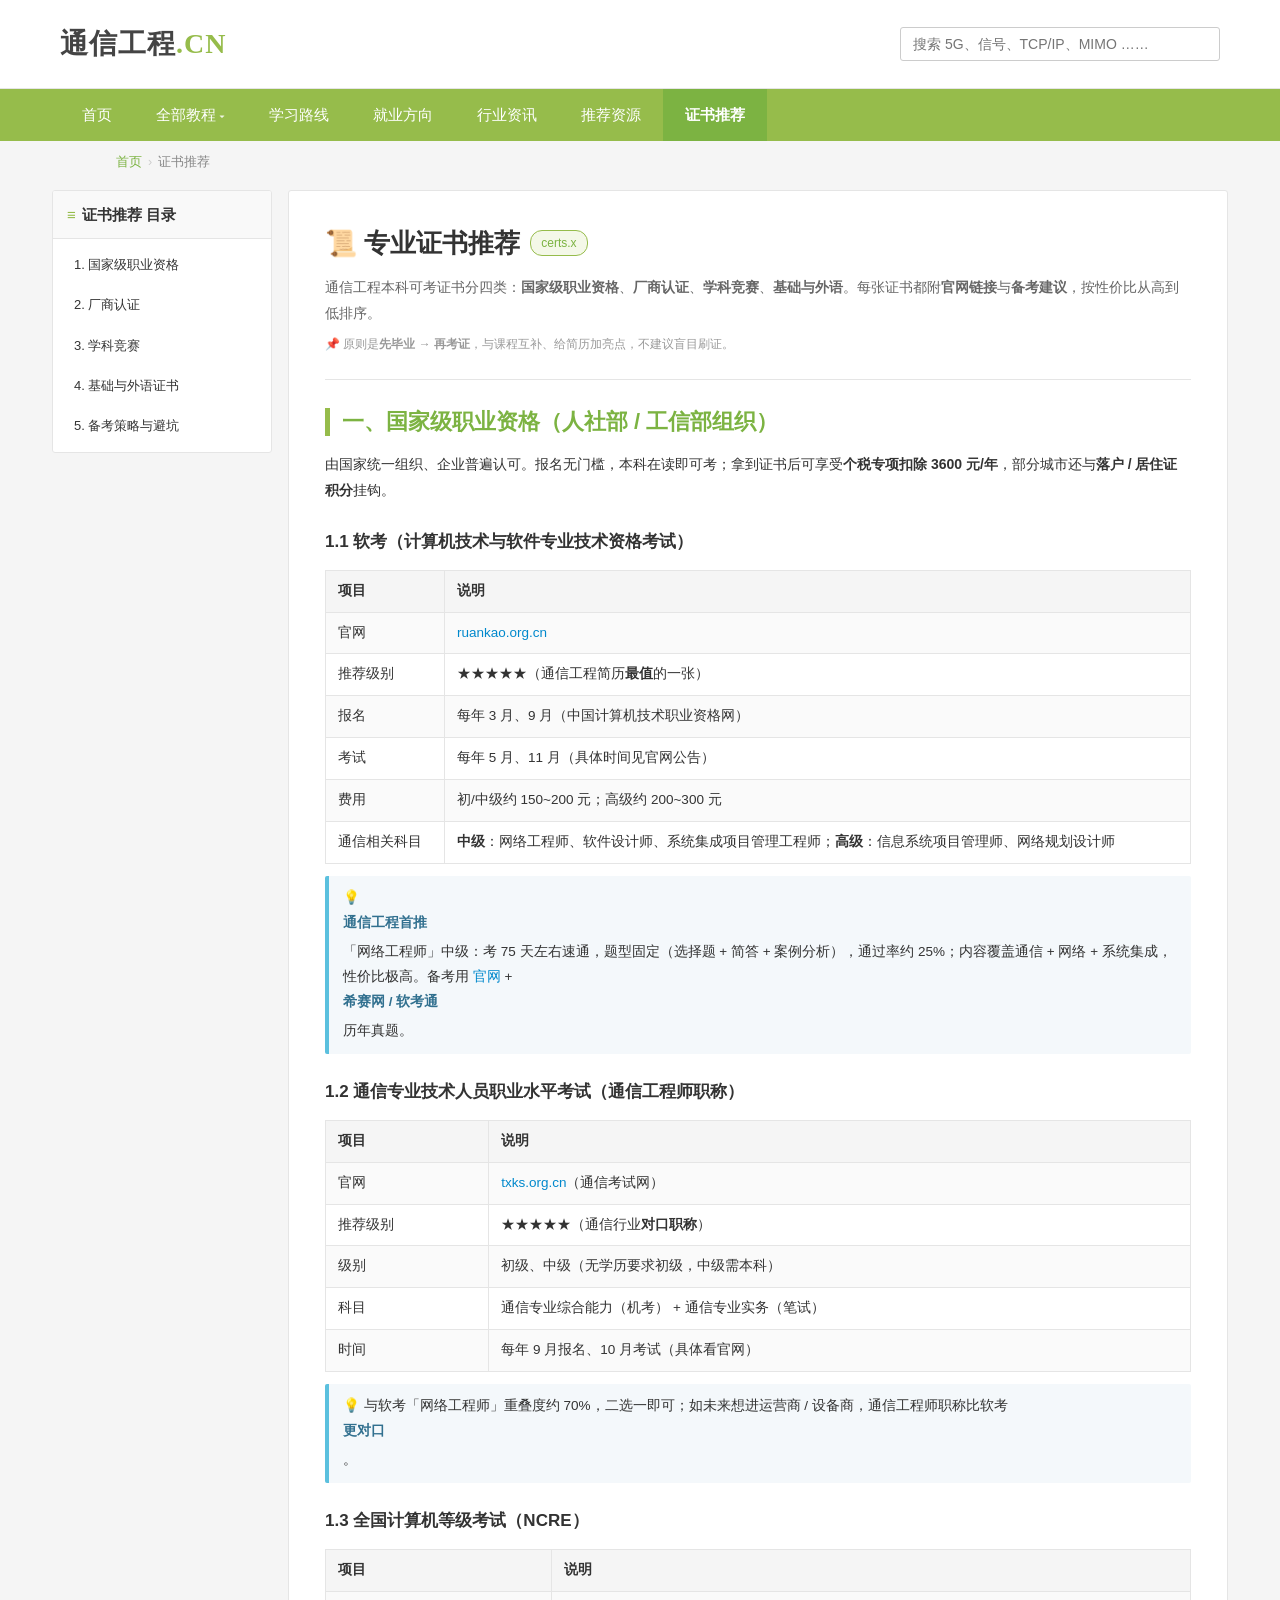
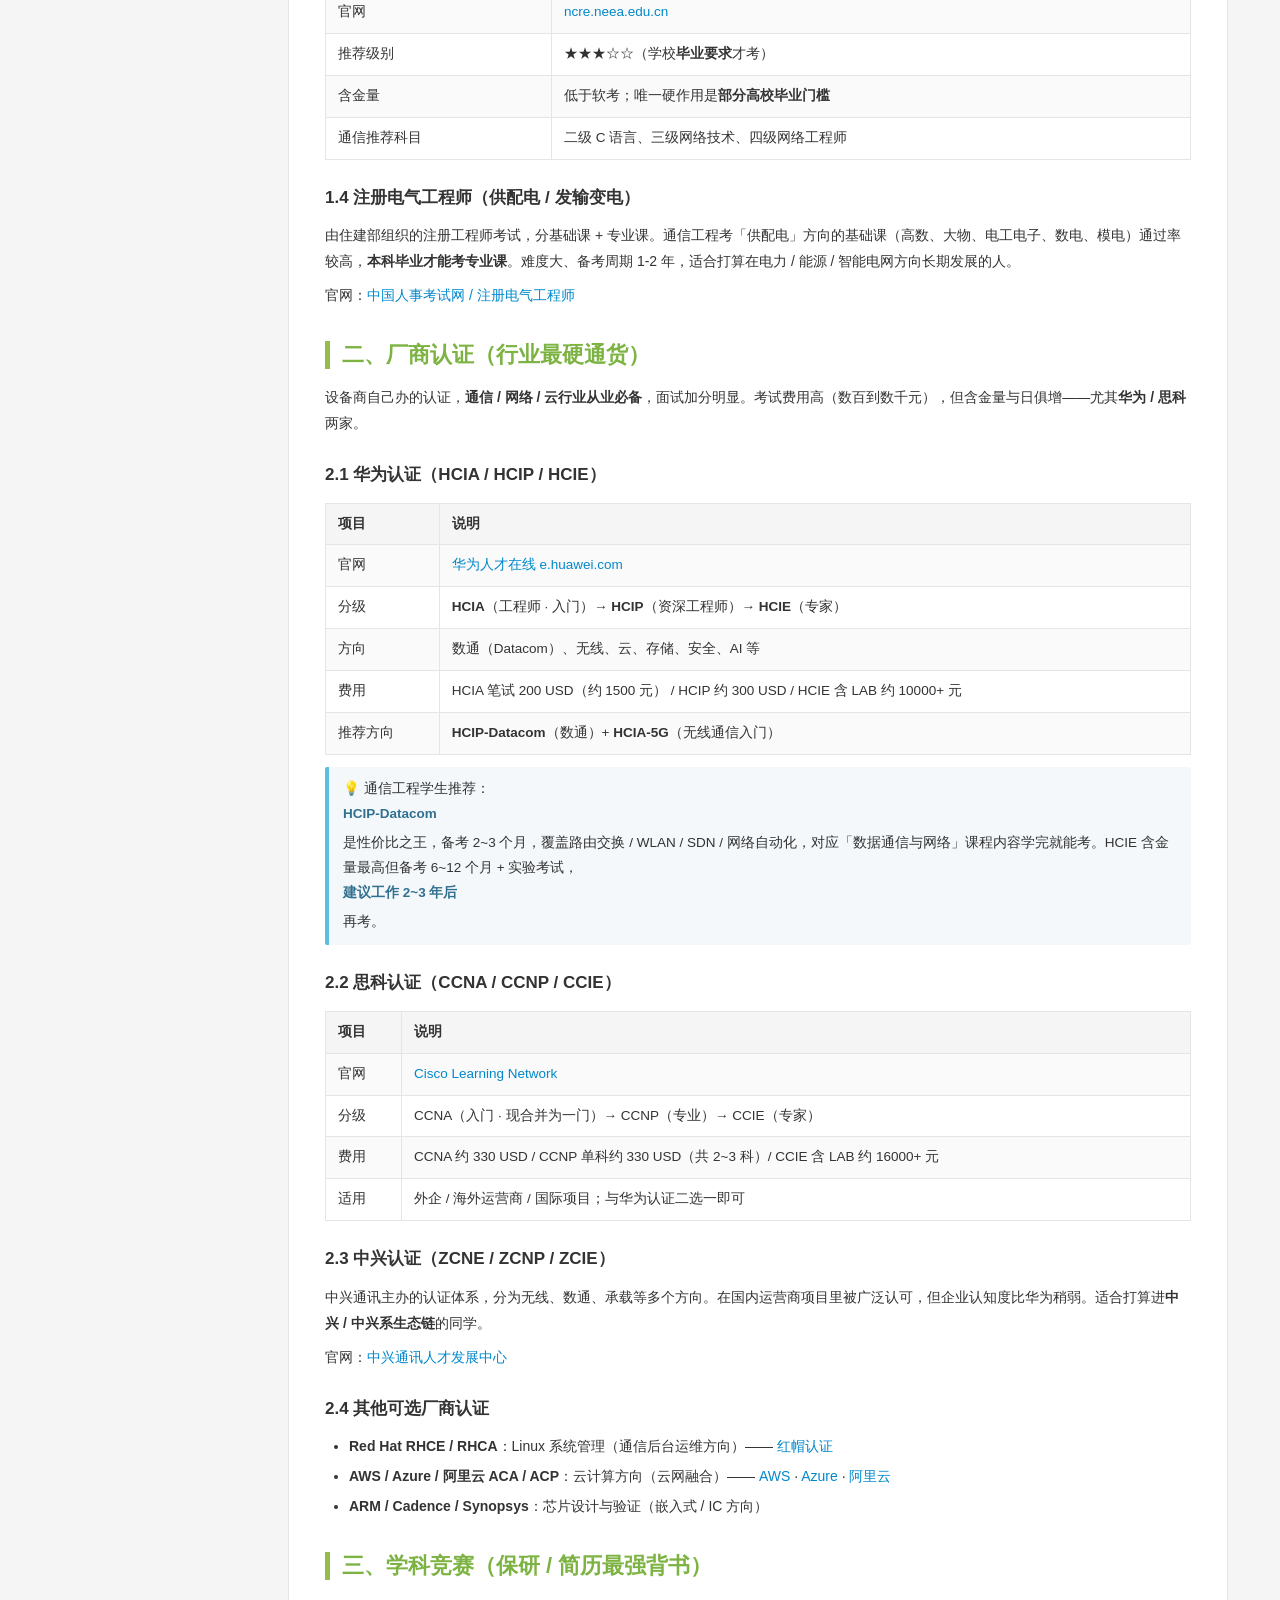
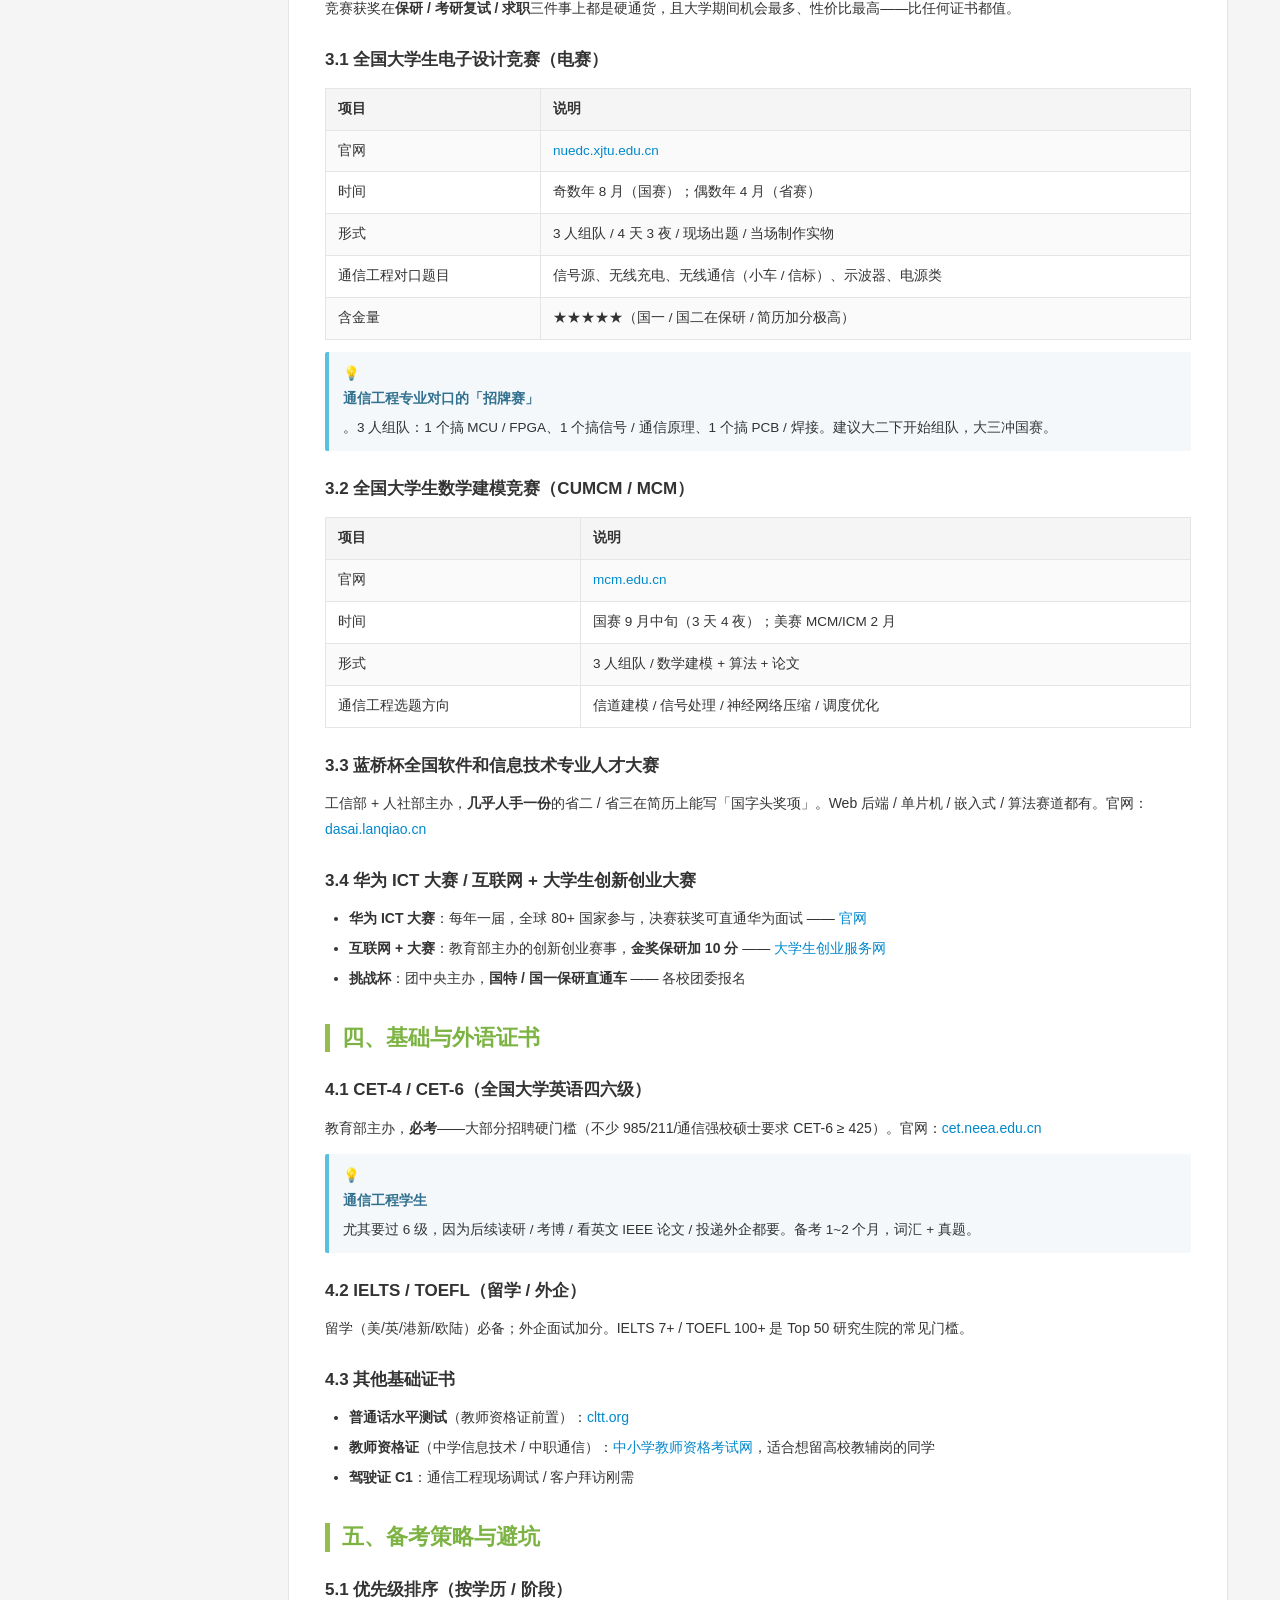
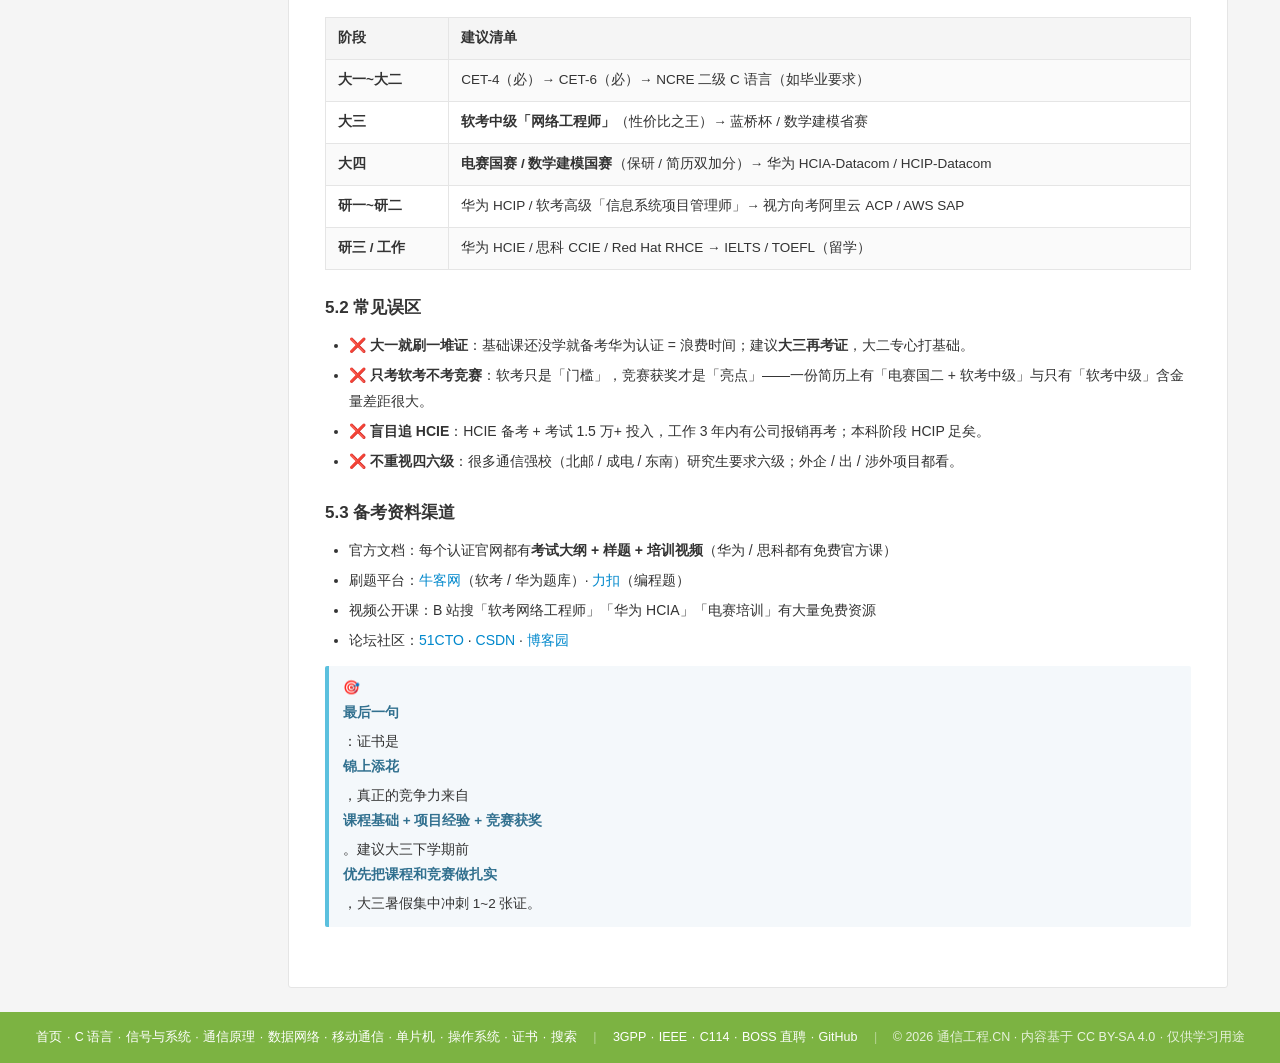
<file: certs.html>
<!DOCTYPE html>
<html lang="zh-CN">
<head>
<meta charset="UTF-8">
<meta name="viewport" content="width=device-width, initial-scale=1.0">
<title>专业证书推荐 - 通信工程学习站</title>
<meta name="description" content="通信工程专业可考证书汇总：软考、华为 HCIA/HCIP/HCIE、思科 CCNA/CCIE、四/六级、计算机等级、电子设计竞赛等，含官网链接与备考建议。">
<link rel="stylesheet" href="css/styles.css">
</head>
<body>

<div class="site-header">
  <div class="site-header-inner">
    <a href="index.html" class="brand"><span class="b1">通信工程</span><span class="b2">.CN</span></a>
    <div class="search-box" data-search-host>
      <input type="search" placeholder="搜索 5G、信号、TCP/IP、MIMO ……" aria-label="搜索">
      <div class="search-results" id="header-search-results" hidden></div>
    </div>
  </div>
</div>
<nav class="site-nav">
  <div class="site-nav-inner">
    <a href="index.html">首页</a>
    <div class="nav-dropdown">
      <a class="dropdown-toggle" tabindex="0">全部教程</a>
      <ul class="dropdown-menu">
        <li class="dd-cat">基础课</li>
        <li><a href="c-programming.html">💻 C 语言程序设计</a></li>
        <li><a href="signal-system.html">📊 信号与系统</a></li>
        <li class="dd-cat">专业核心</li>
        <li><a href="comm-principle.html">📡 通信原理</a></li>
        <li><a href="mcu.html">🔧 单片机原理与应用</a></li>
        <li><a href="data-network.html">🌐 数据通信与网络</a></li>
        <li><a href="mobile-comm.html">📶 移动通信</a></li>
        <li class="dd-cat">工具与平台</li>
        <li><a href="os-linux.html">🐧 操作系统与 Linux</a></li>
      </ul>
    </div>
    <a href="index.html#four-year">学习路线</a>
    <a href="index.html#career">就业方向</a>
    <a href="index.html#news">行业资讯</a>
    <a href="index.html#resources">推荐资源</a>
    <a href="certs.html">证书推荐</a>
  </div>
</nav>

<div class="breadcrumb"><a href="index.html">首页</a><span class="bc-sep">›</span><span>证书推荐</span></div>

<div class="layout-2col">
<aside class="sidebar"><div class="sidebar-title"><span class="icon">≡</span> 证书推荐 目录</div>
  <ul>
    <li><a href="#ch1">1. 国家级职业资格</a></li>
    <li><a href="#ch2">2. 厂商认证</a></li>
    <li><a href="#ch3">3. 学科竞赛</a></li>
    <li><a href="#ch4">4. 基础与外语证书</a></li>
    <li><a href="#ch5">5. 备考策略与避坑</a></li>
  </ul>
</aside>

<main class="main">

  <div class="course-intro">
    <div class="title-row">
      <h1>📜 专业证书推荐</h1>
      <span class="version-tag">certs.x</span>
    </div>
    <p>通信工程本科可考证书分四类：<strong>国家级职业资格</strong>、<strong>厂商认证</strong>、<strong>学科竞赛</strong>、<strong>基础与外语</strong>。每张证书都附<strong>官网链接</strong>与<strong>备考建议</strong>，按性价比从高到低排序。</p>
    <p style="font-size:12px;color:var(--text-muted);">📌 原则是<strong>先毕业 → 再考证</strong>，与课程互补、给简历加亮点，不建议盲目刷证。</p>
  </div>

  <!-- ========== 一、国家级职业资格 ========== -->
  <section class="section" id="ch1">
    <h2>一、国家级职业资格（人社部 / 工信部组织）</h2>
    <p>由国家统一组织、企业普遍认可。报名无门槛，本科在读即可考；拿到证书后可享受<strong>个税专项扣除 3600 元/年</strong>，部分城市还与<strong>落户 / 居住证积分</strong>挂钩。</p>

    <h3>1.1 软考（计算机技术与软件专业技术资格考试）</h3>
    <table>
      <tr><th>项目</th><th>说明</th></tr>
      <tr><td>官网</td><td><a href="https://www.ruankao.org.cn/" target="_blank" rel="noopener noreferrer">ruankao.org.cn</a></td></tr>
      <tr><td>推荐级别</td><td>★★★★★（通信工程简历<strong>最值</strong>的一张）</td></tr>
      <tr><td>报名</td><td>每年 3 月、9 月（中国计算机技术职业资格网）</td></tr>
      <tr><td>考试</td><td>每年 5 月、11 月（具体时间见官网公告）</td></tr>
      <tr><td>费用</td><td>初/中级约 150~200 元；高级约 200~300 元</td></tr>
      <tr><td>通信相关科目</td><td><strong>中级</strong>：网络工程师、软件设计师、系统集成项目管理工程师；<strong>高级</strong>：信息系统项目管理师、网络规划设计师</td></tr>
    </table>
    <div class="alert alert-info">💡 <strong>通信工程首推</strong>「网络工程师」中级：考 75 天左右速通，题型固定（选择题 + 简答 + 案例分析），通过率约 25%；内容覆盖通信 + 网络 + 系统集成，性价比极高。备考用 <a href="https://www.ruankao.org.cn/" target="_blank" rel="noopener noreferrer">官网</a> + <strong>希赛网 / 软考通</strong> 历年真题。</div>

    <h3>1.2 通信专业技术人员职业水平考试（通信工程师职称）</h3>
    <table>
      <tr><th>项目</th><th>说明</th></tr>
      <tr><td>官网</td><td><a href="http://www.txks.org.cn/" target="_blank" rel="noopener noreferrer">txks.org.cn</a>（通信考试网）</td></tr>
      <tr><td>推荐级别</td><td>★★★★★（通信行业<strong>对口职称</strong>）</td></tr>
      <tr><td>级别</td><td>初级、中级（无学历要求初级，中级需本科）</td></tr>
      <tr><td>科目</td><td>通信专业综合能力（机考） + 通信专业实务（笔试）</td></tr>
      <tr><td>时间</td><td>每年 9 月报名、10 月考试（具体看官网）</td></tr>
    </table>
    <div class="alert alert-info">💡 与软考「网络工程师」重叠度约 70%，二选一即可；如未来想进运营商 / 设备商，通信工程师职称比软考<strong>更对口</strong>。</div>

    <h3>1.3 全国计算机等级考试（NCRE）</h3>
    <table>
      <tr><th>项目</th><th>说明</th></tr>
      <tr><td>官网</td><td><a href="https://ncre.neea.edu.cn/" target="_blank" rel="noopener noreferrer">ncre.neea.edu.cn</a></td></tr>
      <tr><td>推荐级别</td><td>★★★☆☆（学校<strong>毕业要求</strong>才考）</td></tr>
      <tr><td>含金量</td><td>低于软考；唯一硬作用是<strong>部分高校毕业门槛</strong></td></tr>
      <tr><td>通信推荐科目</td><td>二级 C 语言、三级网络技术、四级网络工程师</td></tr>
    </table>

    <h3>1.4 注册电气工程师（供配电 / 发输变电）</h3>
    <p>由住建部组织的注册工程师考试，分基础课 + 专业课。通信工程考「供配电」方向的基础课（高数、大物、电工电子、数电、模电）通过率较高，<strong>本科毕业才能考专业课</strong>。难度大、备考周期 1-2 年，适合打算在电力 / 能源 / 智能电网方向长期发展的人。</p>
    <p>官网：<a href="http://www.pqrc.org.cn/" target="_blank" rel="noopener noreferrer">中国人事考试网 / 注册电气工程师</a></p>
  </section>

  <!-- ========== 二、厂商认证 ========== -->
  <section class="section" id="ch2">
    <h2>二、厂商认证（行业最硬通货）</h2>
    <p>设备商自己办的认证，<strong>通信 / 网络 / 云行业从业必备</strong>，面试加分明显。考试费用高（数百到数千元），但含金量与日俱增——尤其<strong>华为 / 思科</strong>两家。</p>

    <h3>2.1 华为认证（HCIA / HCIP / HCIE）</h3>
    <table>
      <tr><th>项目</th><th>说明</th></tr>
      <tr><td>官网</td><td><a href="https://e.huawei.com/cn/talent/" target="_blank" rel="noopener noreferrer">华为人才在线 e.huawei.com</a></td></tr>
      <tr><td>分级</td><td><strong>HCIA</strong>（工程师 · 入门）→ <strong>HCIP</strong>（资深工程师）→ <strong>HCIE</strong>（专家）</td></tr>
      <tr><td>方向</td><td>数通（Datacom）、无线、云、存储、安全、AI 等</td></tr>
      <tr><td>费用</td><td>HCIA 笔试 200 USD（约 1500 元） / HCIP 约 300 USD / HCIE 含 LAB 约 10000+ 元</td></tr>
      <tr><td>推荐方向</td><td><strong>HCIP-Datacom</strong>（数通）+ <strong>HCIA-5G</strong>（无线通信入门）</td></tr>
    </table>
    <div class="alert alert-info">💡 通信工程学生推荐：<strong>HCIP-Datacom</strong> 是性价比之王，备考 2~3 个月，覆盖路由交换 / WLAN / SDN / 网络自动化，对应「数据通信与网络」课程内容学完就能考。HCIE 含金量最高但备考 6~12 个月 + 实验考试，<strong>建议工作 2~3 年后</strong>再考。</div>

    <h3>2.2 思科认证（CCNA / CCNP / CCIE）</h3>
    <table>
      <tr><th>项目</th><th>说明</th></tr>
      <tr><td>官网</td><td><a href="https://www.cisco.com/site/us/en/learn/training-certifications/index.html" target="_blank" rel="noopener noreferrer">Cisco Learning Network</a></td></tr>
      <tr><td>分级</td><td>CCNA（入门 · 现合并为一门）→ CCNP（专业）→ CCIE（专家）</td></tr>
      <tr><td>费用</td><td>CCNA 约 330 USD / CCNP 单科约 330 USD（共 2~3 科）/ CCIE 含 LAB 约 16000+ 元</td></tr>
      <tr><td>适用</td><td>外企 / 海外运营商 / 国际项目；与华为认证二选一即可</td></tr>
    </table>

    <h3>2.3 中兴认证（ZCNE / ZCNP / ZCIE）</h3>
    <p>中兴通讯主办的认证体系，分为无线、数通、承载等多个方向。在国内运营商项目里被广泛认可，但企业认知度比华为稍弱。适合打算进<strong>中兴 / 中兴系生态链</strong>的同学。</p>
    <p>官网：<a href="https://www.zte.com.cn/china/about/corporate_responsibility/training" target="_blank" rel="noopener noreferrer">中兴通讯人才发展中心</a></p>

    <h3>2.4 其他可选厂商认证</h3>
    <ul>
      <li><strong>Red Hat RHCE / RHCA</strong>：Linux 系统管理（通信后台运维方向）—— <a href="https://www.redhat.com/zh/services/training-and-certification" target="_blank" rel="noopener noreferrer">红帽认证</a></li>
      <li><strong>AWS / Azure / 阿里云 ACA / ACP</strong>：云计算方向（云网融合）—— <a href="https://aws.amazon.com/cn/certification/" target="_blank" rel="noopener noreferrer">AWS</a> · <a href="https://learn.microsoft.com/zh-cn/credentials/" target="_blank" rel="noopener noreferrer">Azure</a> · <a href="https://developer.aliyun.com/certificate" target="_blank" rel="noopener noreferrer">阿里云</a></li>
      <li><strong>ARM / Cadence / Synopsys</strong>：芯片设计与验证（嵌入式 / IC 方向）</li>
    </ul>
  </section>

  <!-- ========== 三、学科竞赛 ========== -->
  <section class="section" id="ch3">
    <h2>三、学科竞赛（保研 / 简历最强背书）</h2>
    <p>竞赛获奖在<strong>保研 / 考研复试 / 求职</strong>三件事上都是硬通货，且大学期间机会最多、性价比最高——比任何证书都值。</p>

    <h3>3.1 全国大学生电子设计竞赛（电赛）</h3>
    <table>
      <tr><th>项目</th><th>说明</th></tr>
      <tr><td>官网</td><td><a href="https://nuedc.xjtu.edu.cn/" target="_blank" rel="noopener noreferrer">nuedc.xjtu.edu.cn</a></td></tr>
      <tr><td>时间</td><td>奇数年 8 月（国赛）；偶数年 4 月（省赛）</td></tr>
      <tr><td>形式</td><td>3 人组队 / 4 天 3 夜 / 现场出题 / 当场制作实物</td></tr>
      <tr><td>通信工程对口题目</td><td>信号源、无线充电、无线通信（小车 / 信标）、示波器、电源类</td></tr>
      <tr><td>含金量</td><td>★★★★★（国一 / 国二在保研 / 简历加分极高）</td></tr>
    </table>
    <div class="alert alert-info">💡 <strong>通信工程专业对口的「招牌赛」</strong>。3 人组队：1 个搞 MCU / FPGA、1 个搞信号 / 通信原理、1 个搞 PCB / 焊接。建议大二下开始组队，大三冲国赛。</div>

    <h3>3.2 全国大学生数学建模竞赛（CUMCM / MCM）</h3>
    <table>
      <tr><th>项目</th><th>说明</th></tr>
      <tr><td>官网</td><td><a href="http://www.mcm.edu.cn/" target="_blank" rel="noopener noreferrer">mcm.edu.cn</a></td></tr>
      <tr><td>时间</td><td>国赛 9 月中旬（3 天 4 夜）；美赛 MCM/ICM 2 月</td></tr>
      <tr><td>形式</td><td>3 人组队 / 数学建模 + 算法 + 论文</td></tr>
      <tr><td>通信工程选题方向</td><td>信道建模 / 信号处理 / 神经网络压缩 / 调度优化</td></tr>
    </table>

    <h3>3.3 蓝桥杯全国软件和信息技术专业人才大赛</h3>
    <p>工信部 + 人社部主办，<strong>几乎人手一份</strong>的省二 / 省三在简历上能写「国字头奖项」。Web 后端 / 单片机 / 嵌入式 / 算法赛道都有。官网：<a href="https://dasai.lanqiao.cn/" target="_blank" rel="noopener noreferrer">dasai.lanqiao.cn</a></p>

    <h3>3.4 华为 ICT 大赛 / 互联网 + 大学生创新创业大赛</h3>
    <ul>
      <li><strong>华为 ICT 大赛</strong>：每年一届，全球 80+ 国家参与，决赛获奖可直通华为面试 —— <a href="https://e.huawei.com/cn/talent/ict-competition" target="_blank" rel="noopener noreferrer">官网</a></li>
      <li><strong>互联网 + 大赛</strong>：教育部主办的创新创业赛事，<strong>金奖保研加 10 分</strong> —— <a href="https://cy.ncss.cn/" target="_blank" rel="noopener noreferrer">大学生创业服务网</a></li>
      <li><strong>挑战杯</strong>：团中央主办，<strong>国特 / 国一保研直通车</strong> —— 各校团委报名</li>
    </ul>
  </section>

  <!-- ========== 四、基础与外语 ========== -->
  <section class="section" id="ch4">
    <h2>四、基础与外语证书</h2>

    <h3>4.1 CET-4 / CET-6（全国大学英语四六级）</h3>
    <p>教育部主办，<strong>必考</strong>——大部分招聘硬门槛（不少 985/211/通信强校硕士要求 CET-6 ≥ 425）。官网：<a href="https://cet.neea.edu.cn/" target="_blank" rel="noopener noreferrer">cet.neea.edu.cn</a></p>
    <div class="alert alert-info">💡 <strong>通信工程学生</strong>尤其要过 6 级，因为后续读研 / 考博 / 看英文 IEEE 论文 / 投递外企都要。备考 1~2 个月，词汇 + 真题。</div>

    <h3>4.2 IELTS / TOEFL（留学 / 外企）</h3>
    <p>留学（美/英/港新/欧陆）必备；外企面试加分。IELTS 7+ / TOEFL 100+ 是 Top 50 研究生院的常见门槛。</p>

    <h3>4.3 其他基础证书</h3>
    <ul>
      <li><strong>普通话水平测试</strong>（教师资格证前置）：<a href="http://www.cltt.org/" target="_blank" rel="noopener noreferrer">cltt.org</a></li>
      <li><strong>教师资格证</strong>（中学信息技术 / 中职通信）：<a href="https://ntce.neea.edu.cn/" target="_blank" rel="noopener noreferrer">中小学教师资格考试网</a>，适合想留高校教辅岗的同学</li>
      <li><strong>驾驶证 C1</strong>：通信工程现场调试 / 客户拜访刚需</li>
    </ul>
  </section>

  <!-- ========== 五、备考策略 ========== -->
  <section class="section" id="ch5">
    <h2>五、备考策略与避坑</h2>

    <h3>5.1 优先级排序（按学历 / 阶段）</h3>
    <table>
      <tr><th>阶段</th><th>建议清单</th></tr>
      <tr><td><strong>大一~大二</strong></td><td>CET-4（必）→ CET-6（必）→ NCRE 二级 C 语言（如毕业要求）</td></tr>
      <tr><td><strong>大三</strong></td><td><strong>软考中级「网络工程师」</strong>（性价比之王）→ 蓝桥杯 / 数学建模省赛</td></tr>
      <tr><td><strong>大四</strong></td><td><strong>电赛国赛 / 数学建模国赛</strong>（保研 / 简历双加分）→ 华为 HCIA-Datacom / HCIP-Datacom</td></tr>
      <tr><td><strong>研一~研二</strong></td><td>华为 HCIP / 软考高级「信息系统项目管理师」→ 视方向考阿里云 ACP / AWS SAP</td></tr>
      <tr><td><strong>研三 / 工作</strong></td><td>华为 HCIE / 思科 CCIE / Red Hat RHCE → IELTS / TOEFL（留学）</td></tr>
    </table>

    <h3>5.2 常见误区</h3>
    <ul>
      <li><strong>❌ 大一就刷一堆证</strong>：基础课还没学就备考华为认证 = 浪费时间；建议<strong>大三再考证</strong>，大二专心打基础。</li>
      <li><strong>❌ 只考软考不考竞赛</strong>：软考只是「门槛」，竞赛获奖才是「亮点」——一份简历上有「电赛国二 + 软考中级」与只有「软考中级」含金量差距很大。</li>
      <li><strong>❌ 盲目追 HCIE</strong>：HCIE 备考 + 考试 1.5 万+ 投入，工作 3 年内有公司报销再考；本科阶段 HCIP 足矣。</li>
      <li><strong>❌ 不重视四六级</strong>：很多通信强校（北邮 / 成电 / 东南）研究生要求六级；外企 / 出 / 涉外项目都看。</li>
    </ul>

    <h3>5.3 备考资料渠道</h3>
    <ul>
      <li>官方文档：每个认证官网都有<strong>考试大纲 + 样题 + 培训视频</strong>（华为 / 思科都有免费官方课）</li>
      <li>刷题平台：<a href="https://www.nowcoder.com/" target="_blank" rel="noopener noreferrer">牛客网</a>（软考 / 华为题库）· <a href="https://leetcode.cn/" target="_blank" rel="noopener noreferrer">力扣</a>（编程题）</li>
      <li>视频公开课：B 站搜「软考网络工程师」「华为 HCIA」「电赛培训」有大量免费资源</li>
      <li>论坛社区：<a href="https://www.51cto.com/" target="_blank" rel="noopener noreferrer">51CTO</a> · <a href="https://bbs.csdn.net/" target="_blank" rel="noopener noreferrer">CSDN</a> · <a href="https://www.cnblogs.com/" target="_blank" rel="noopener noreferrer">博客园</a></li>
    </ul>

    <div class="alert alert-info">🎯 <strong>最后一句</strong>：证书是<strong>锦上添花</strong>，真正的竞争力来自<strong>课程基础 + 项目经验 + 竞赛获奖</strong>。建议大三下学期前<strong>优先把课程和竞赛做扎实</strong>，大三暑假集中冲刺 1~2 张证。</div>
  </section>

</main>
</div>

<!-- ========== 底部（大站风格） ========== -->
<footer class="site-footer">
  <div class="sf-line">
    <a href="index.html">首页</a> · <a href="c-programming.html">C 语言</a> · <a href="signal-system.html">信号与系统</a> · <a href="comm-principle.html">通信原理</a> · <a href="data-network.html">数据网络</a> · <a href="mobile-comm.html">移动通信</a> · <a href="mcu.html">单片机</a> · <a href="os-linux.html">操作系统</a> · <a href="certs.html">证书</a> · <a href="search.html">搜索</a>
    <span class="sf-sep">|</span>
    <a href="https://www.3gpp.org/" target="_blank" rel="noopener noreferrer">3GPP</a> · <a href="https://ieeexplore.ieee.org/" target="_blank" rel="noopener noreferrer">IEEE</a> · <a href="https://www.c114.com.cn/" target="_blank" rel="noopener noreferrer">C114</a> · <a href="https://www.zhipin.com/" target="_blank" rel="noopener noreferrer">BOSS 直聘</a> · <a href="https://github.com/" target="_blank" rel="noopener noreferrer">GitHub</a>
    <span class="sf-sep">|</span>
    <span class="sf-copy">© 2026 通信工程.CN · 内容基于 <a href="https://creativecommons.org/licenses/by-sa/4.0/" target="_blank" rel="noopener noreferrer">CC BY-SA 4.0</a> · 仅供学习用途</span>
  </div>
</footer>

<script src="js/main.js"></script>
<script src="js/search-data.js"></script>
<script src="js/search.js"></script>
</body>
</html>
</file>
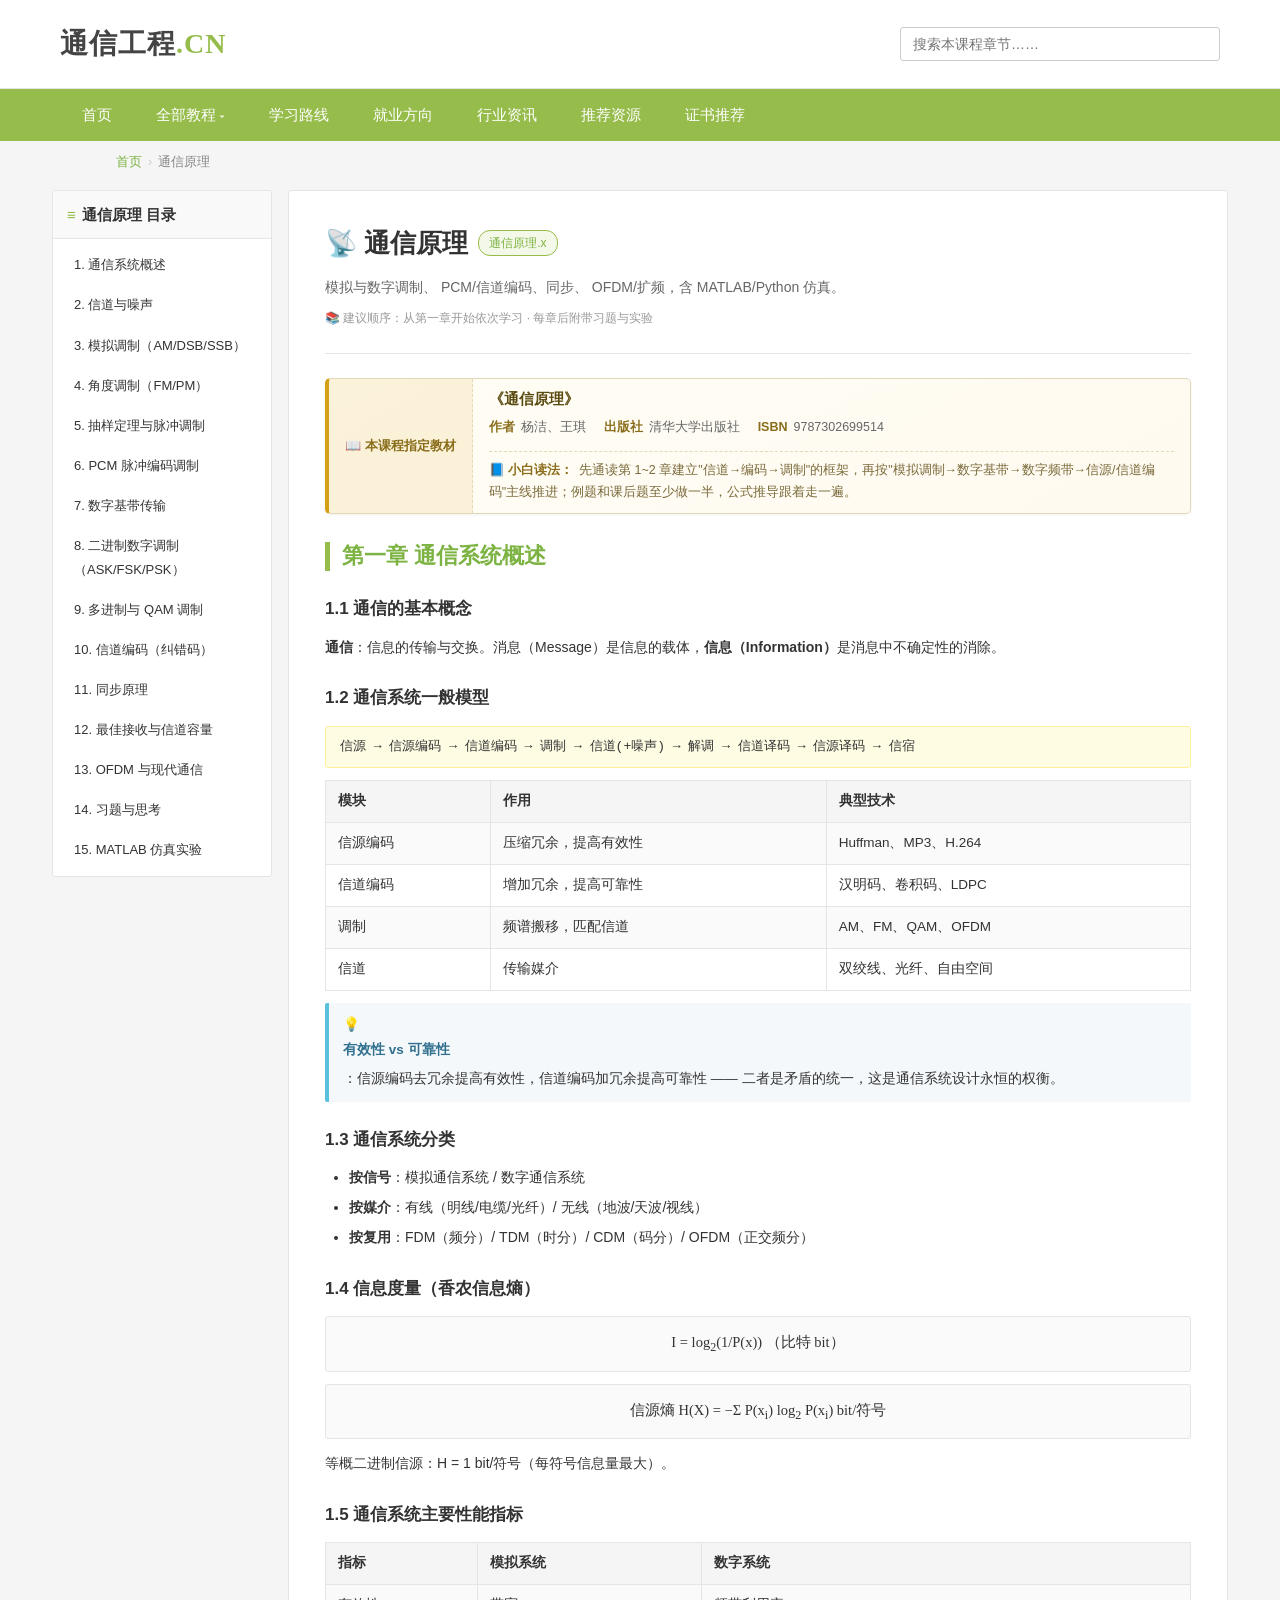
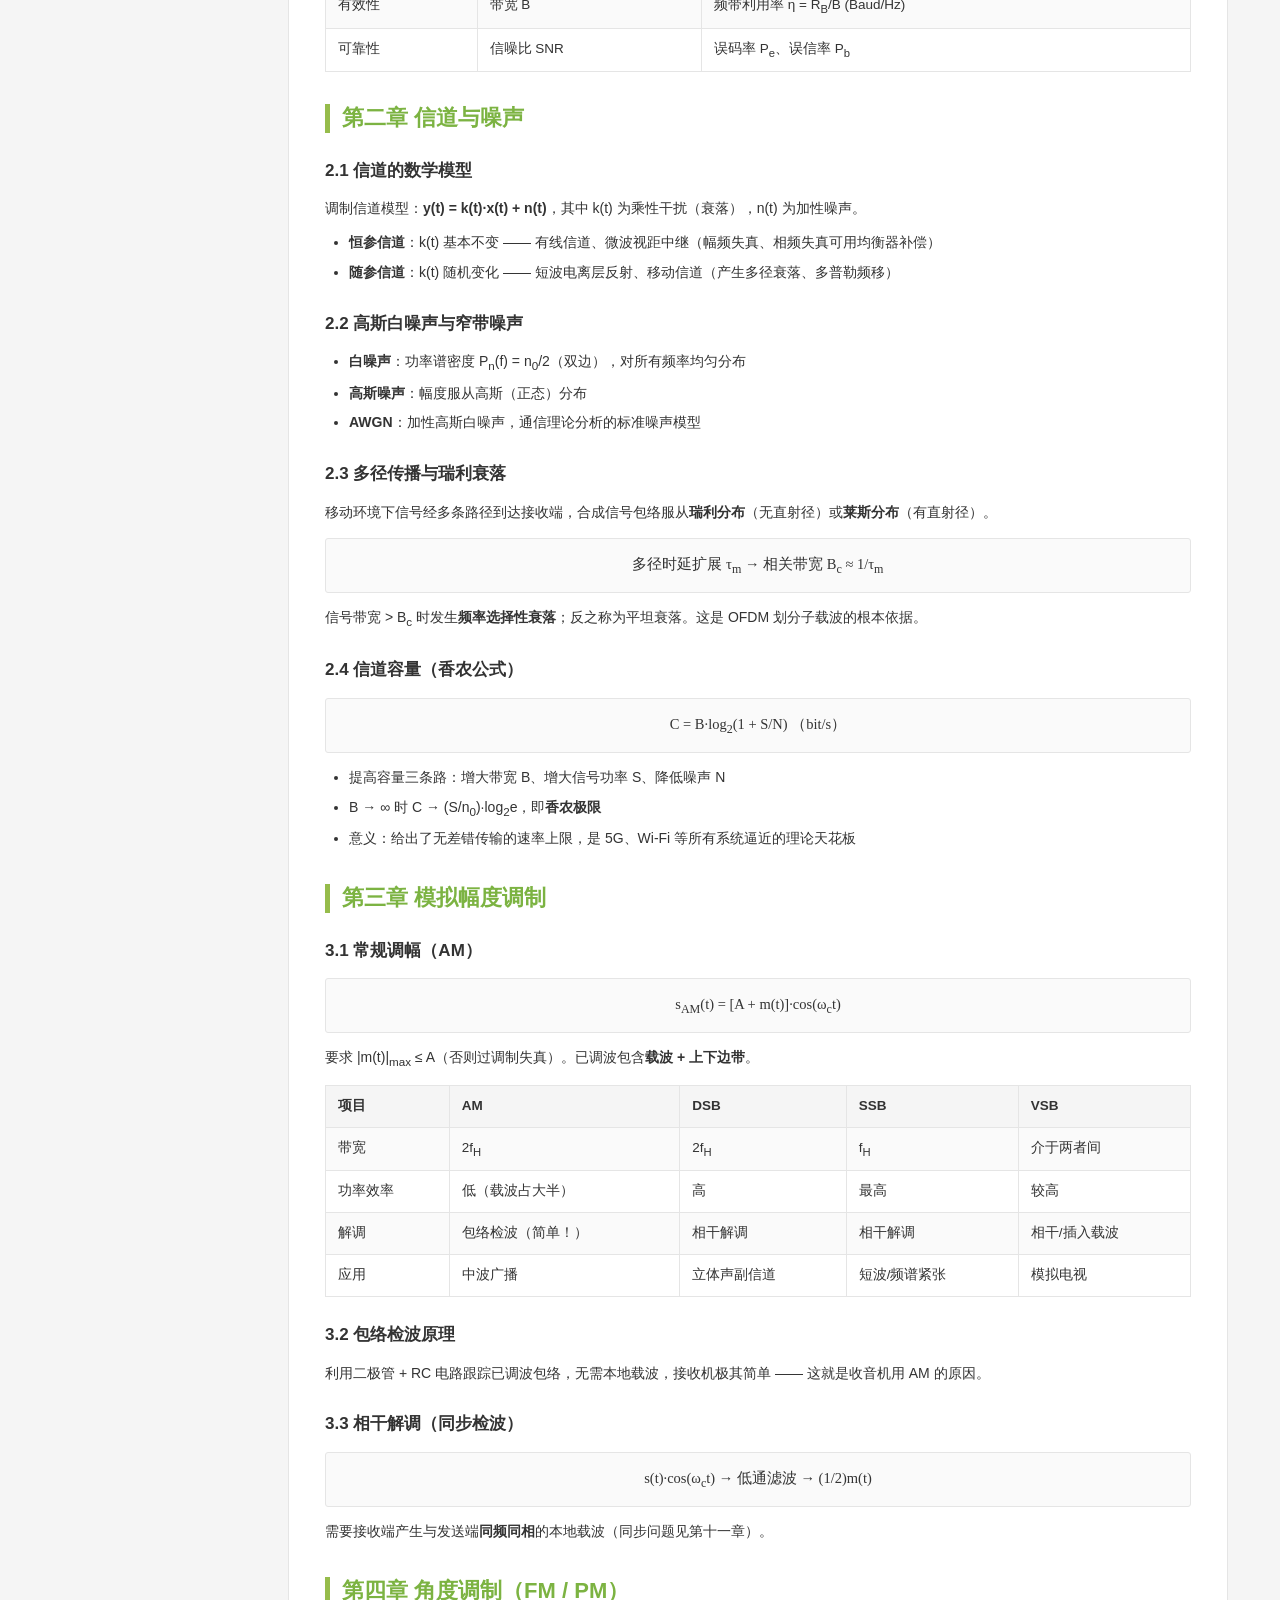
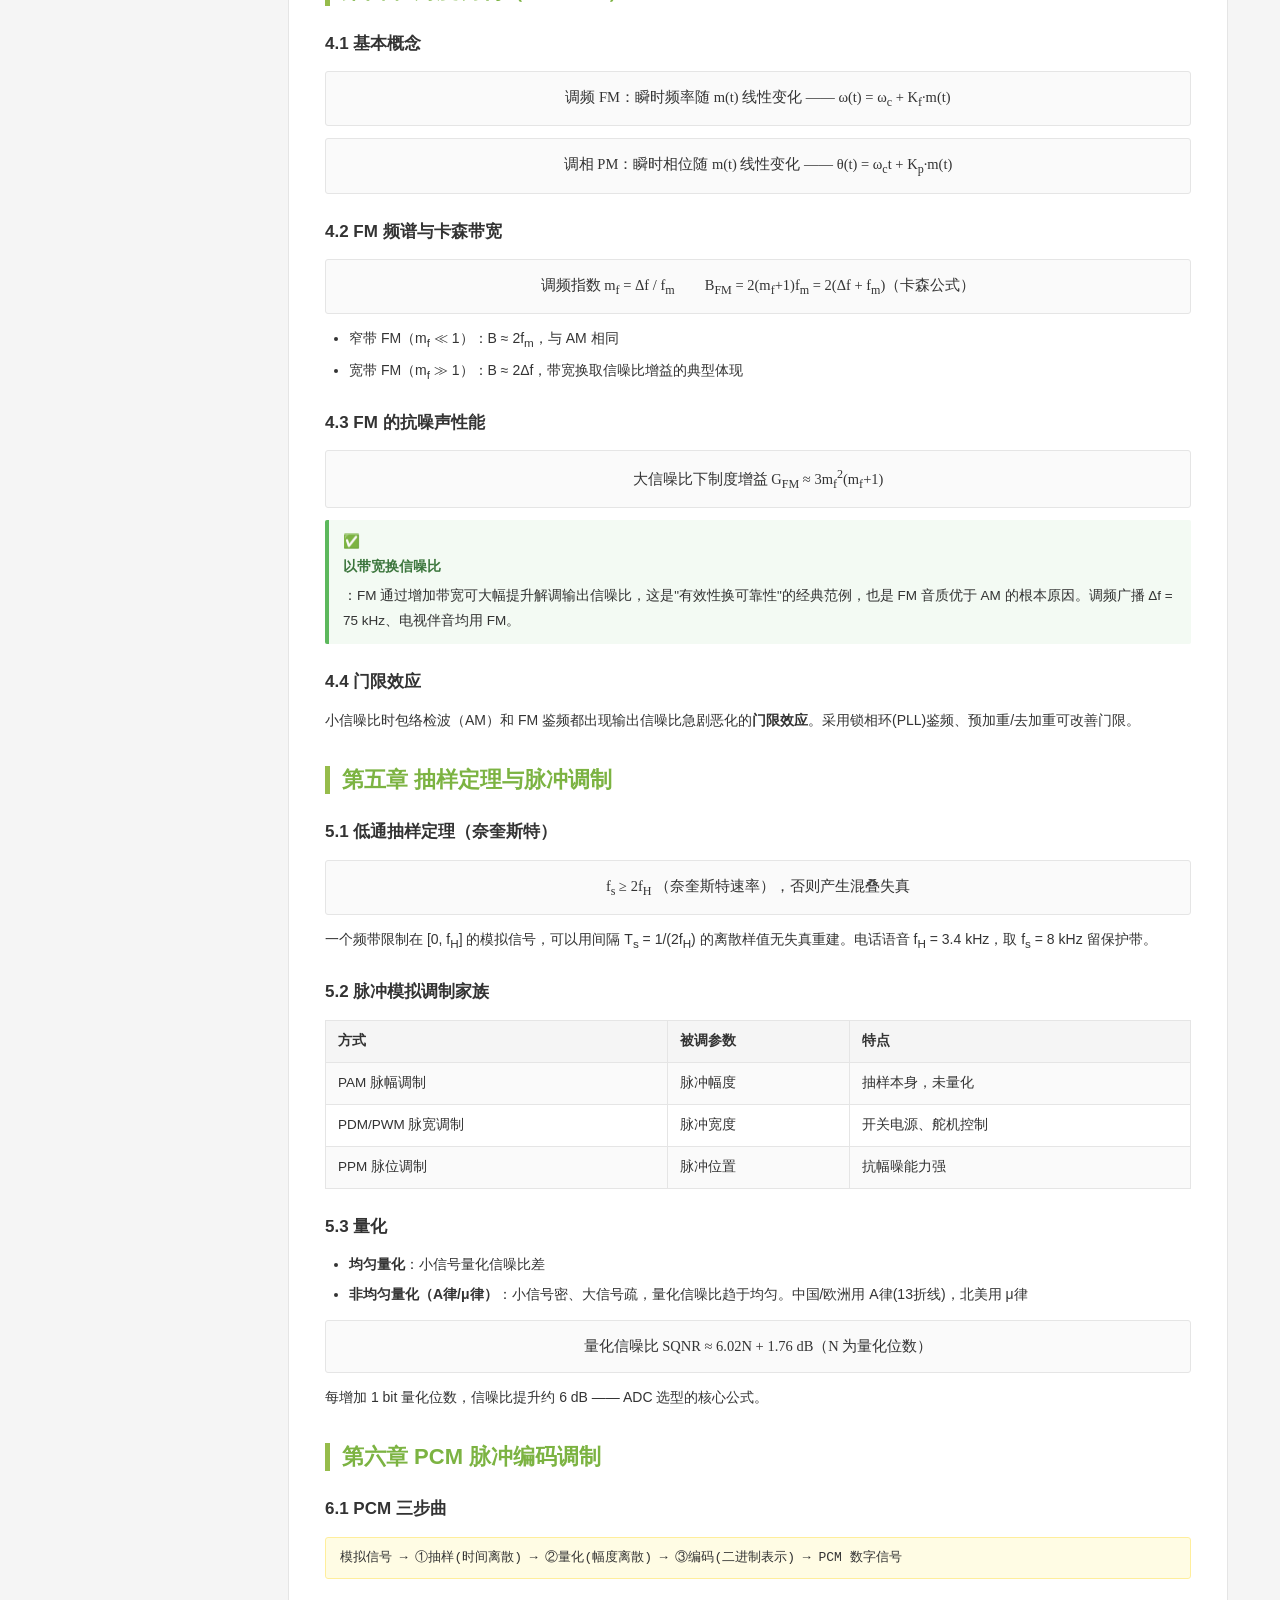
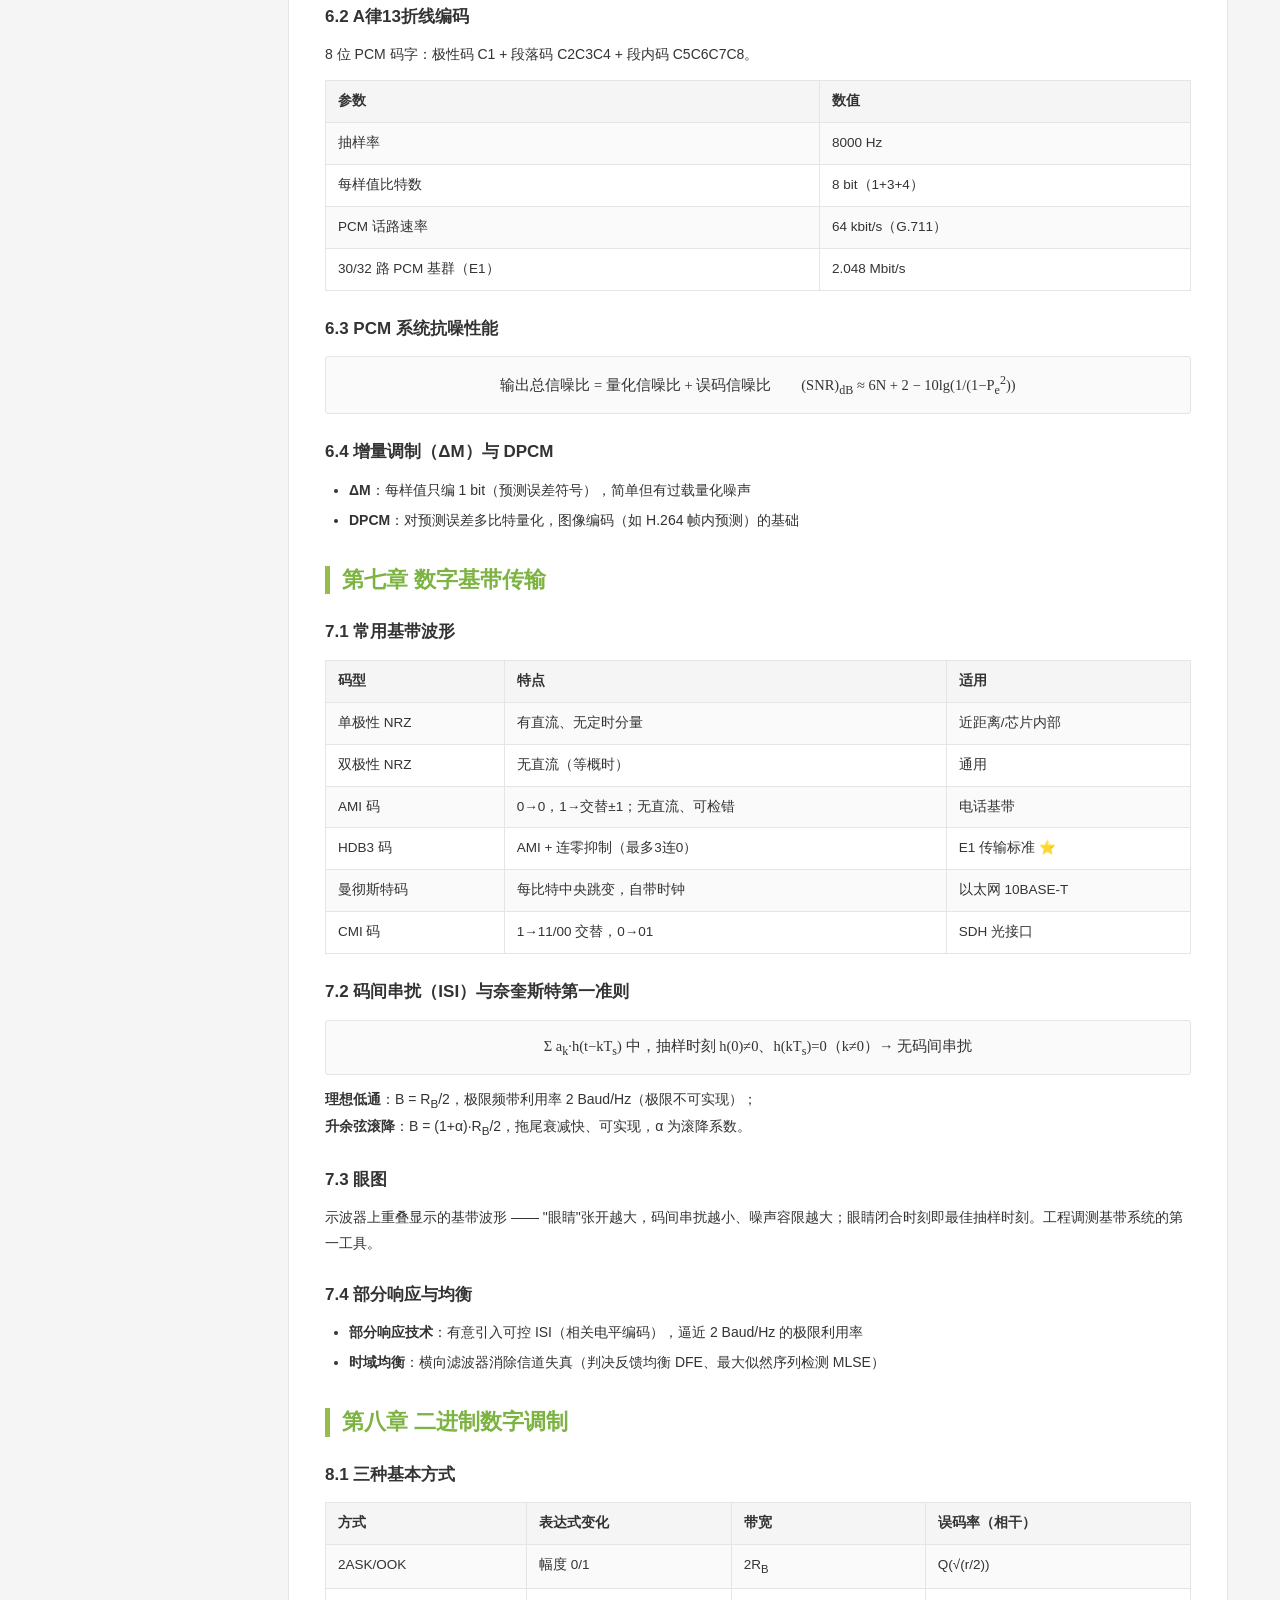
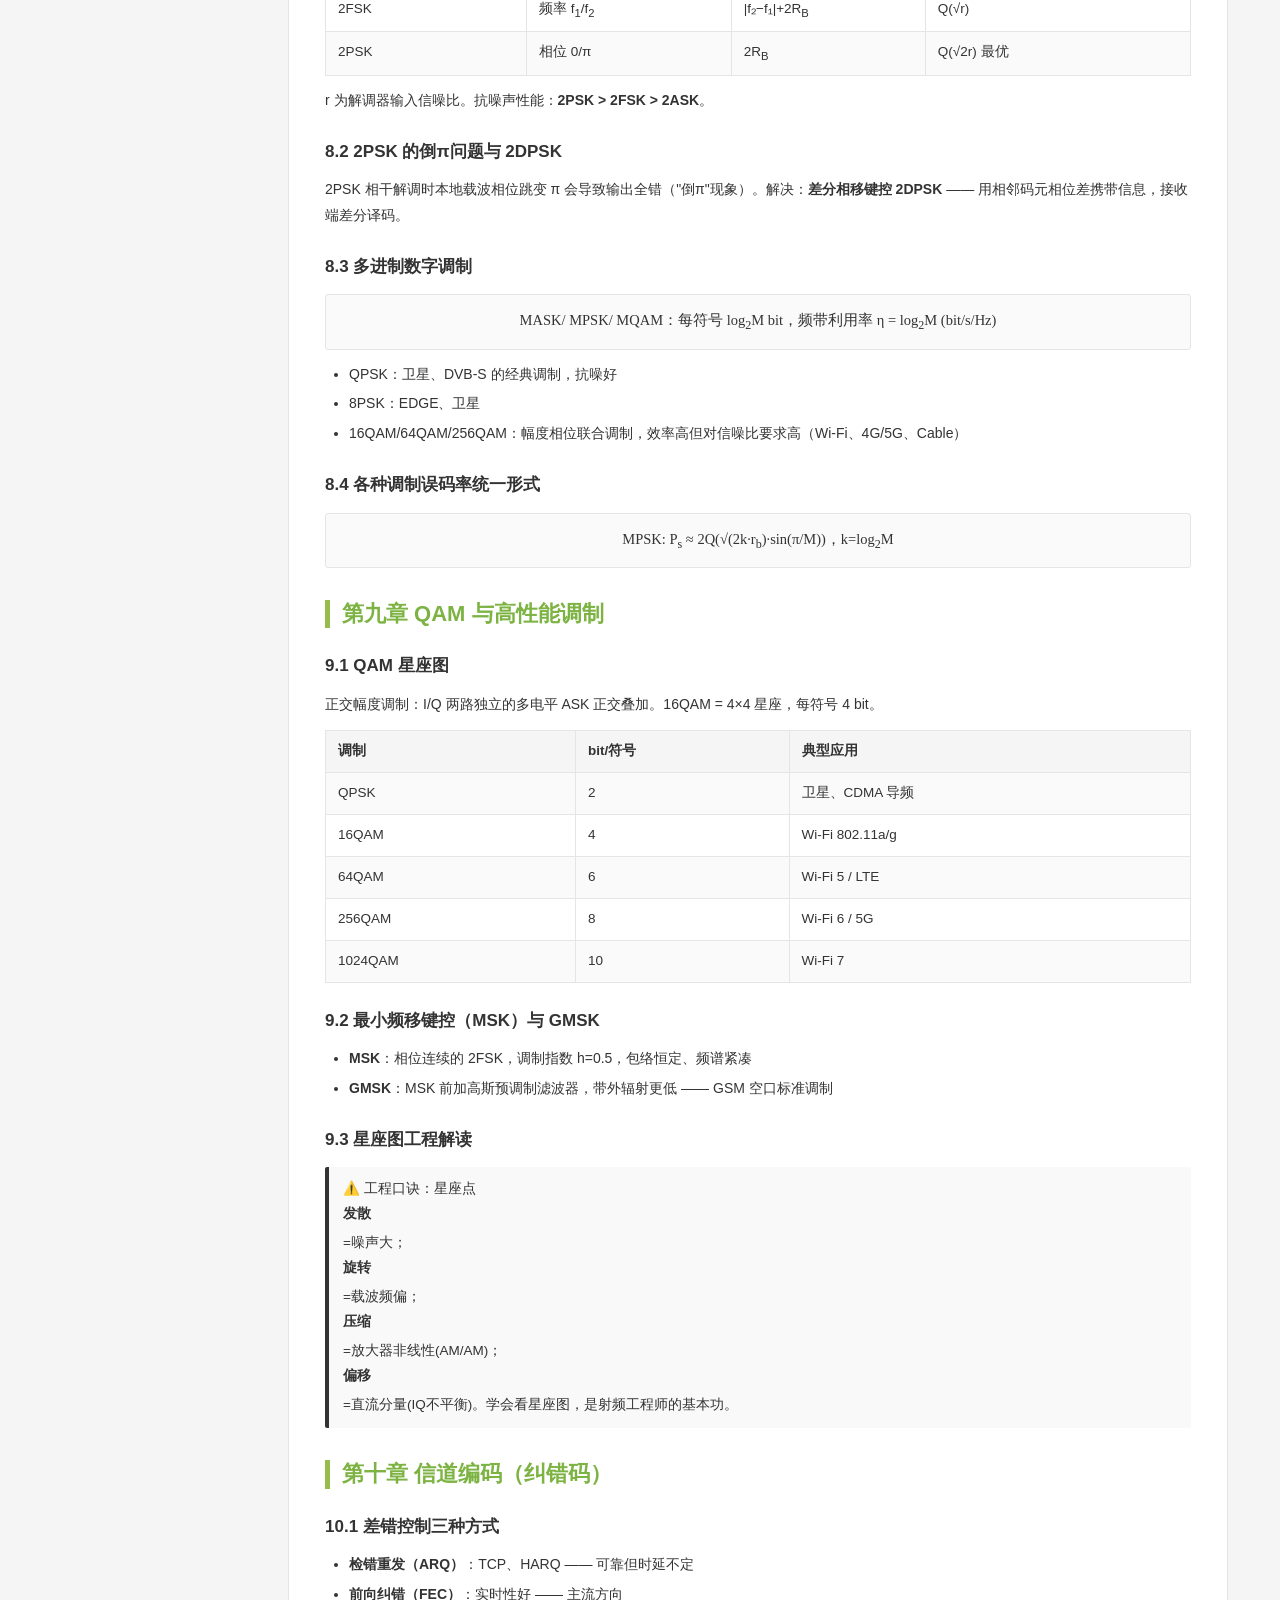
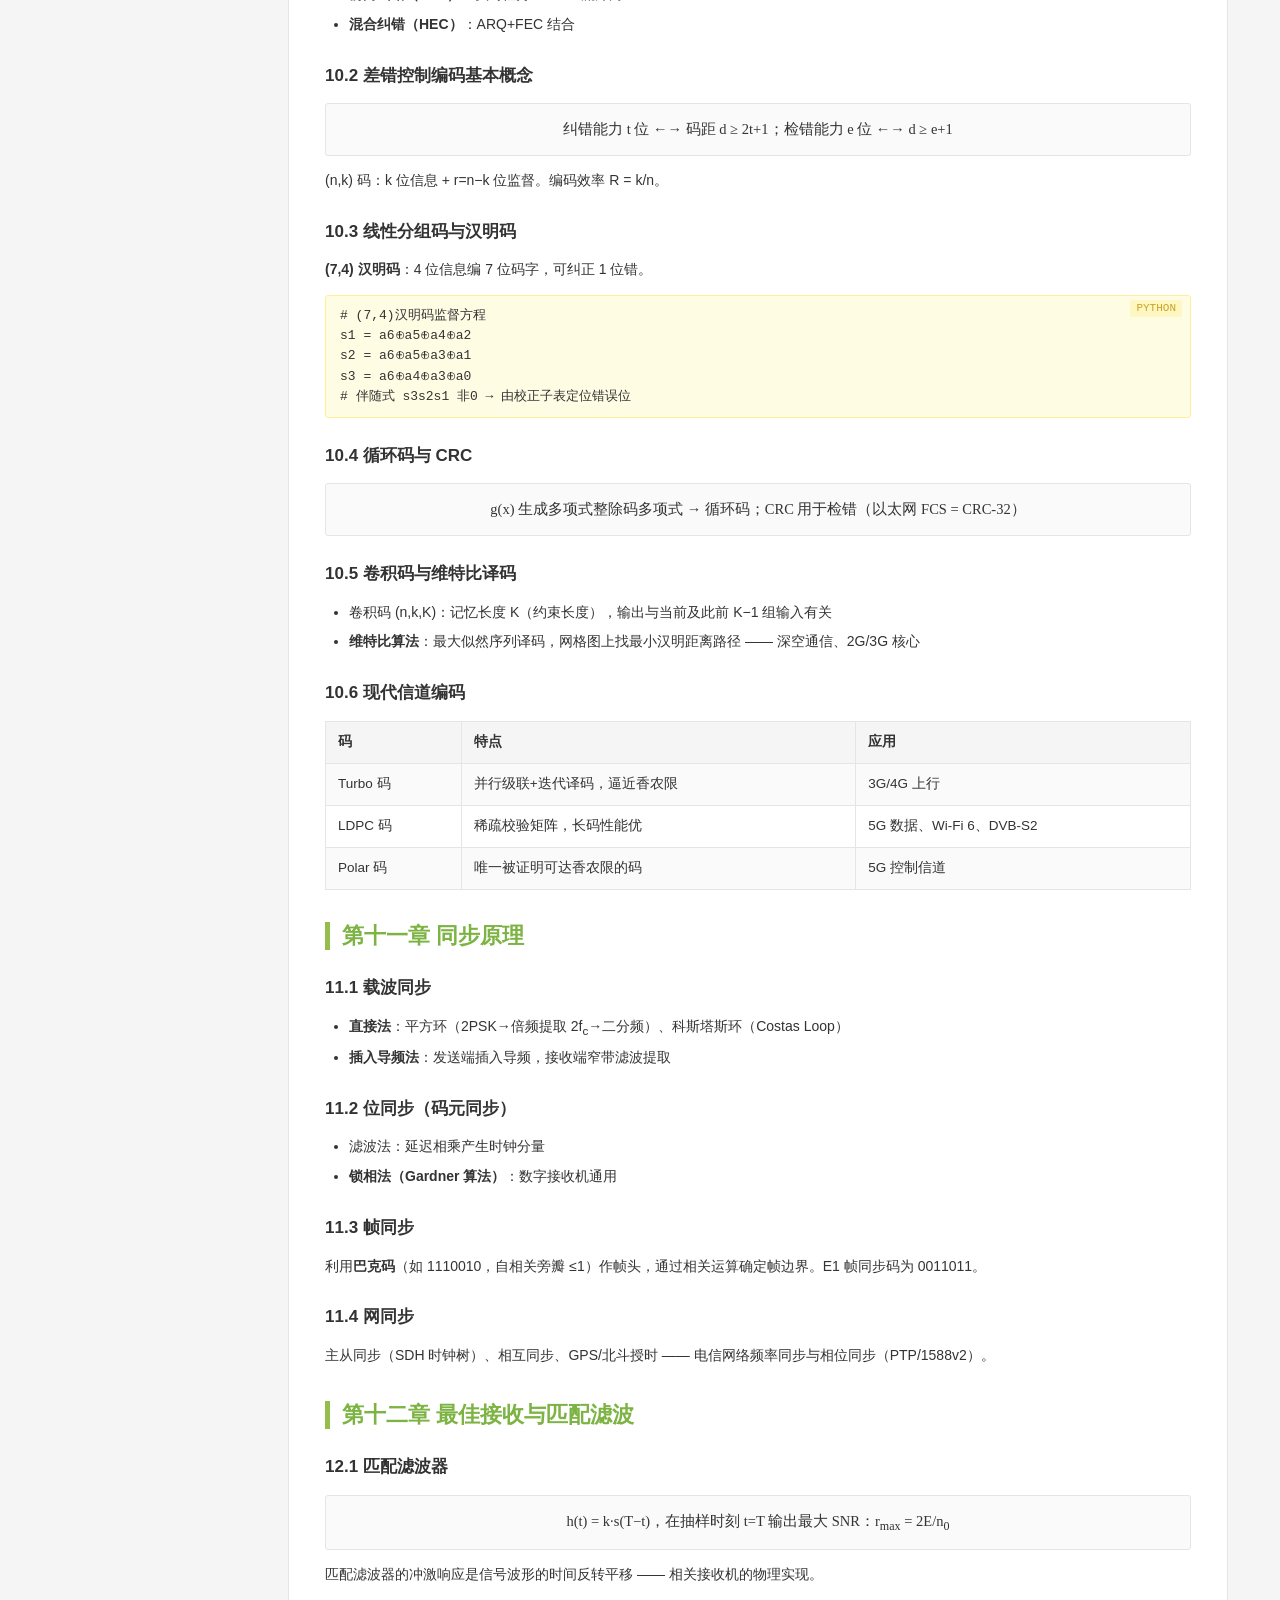
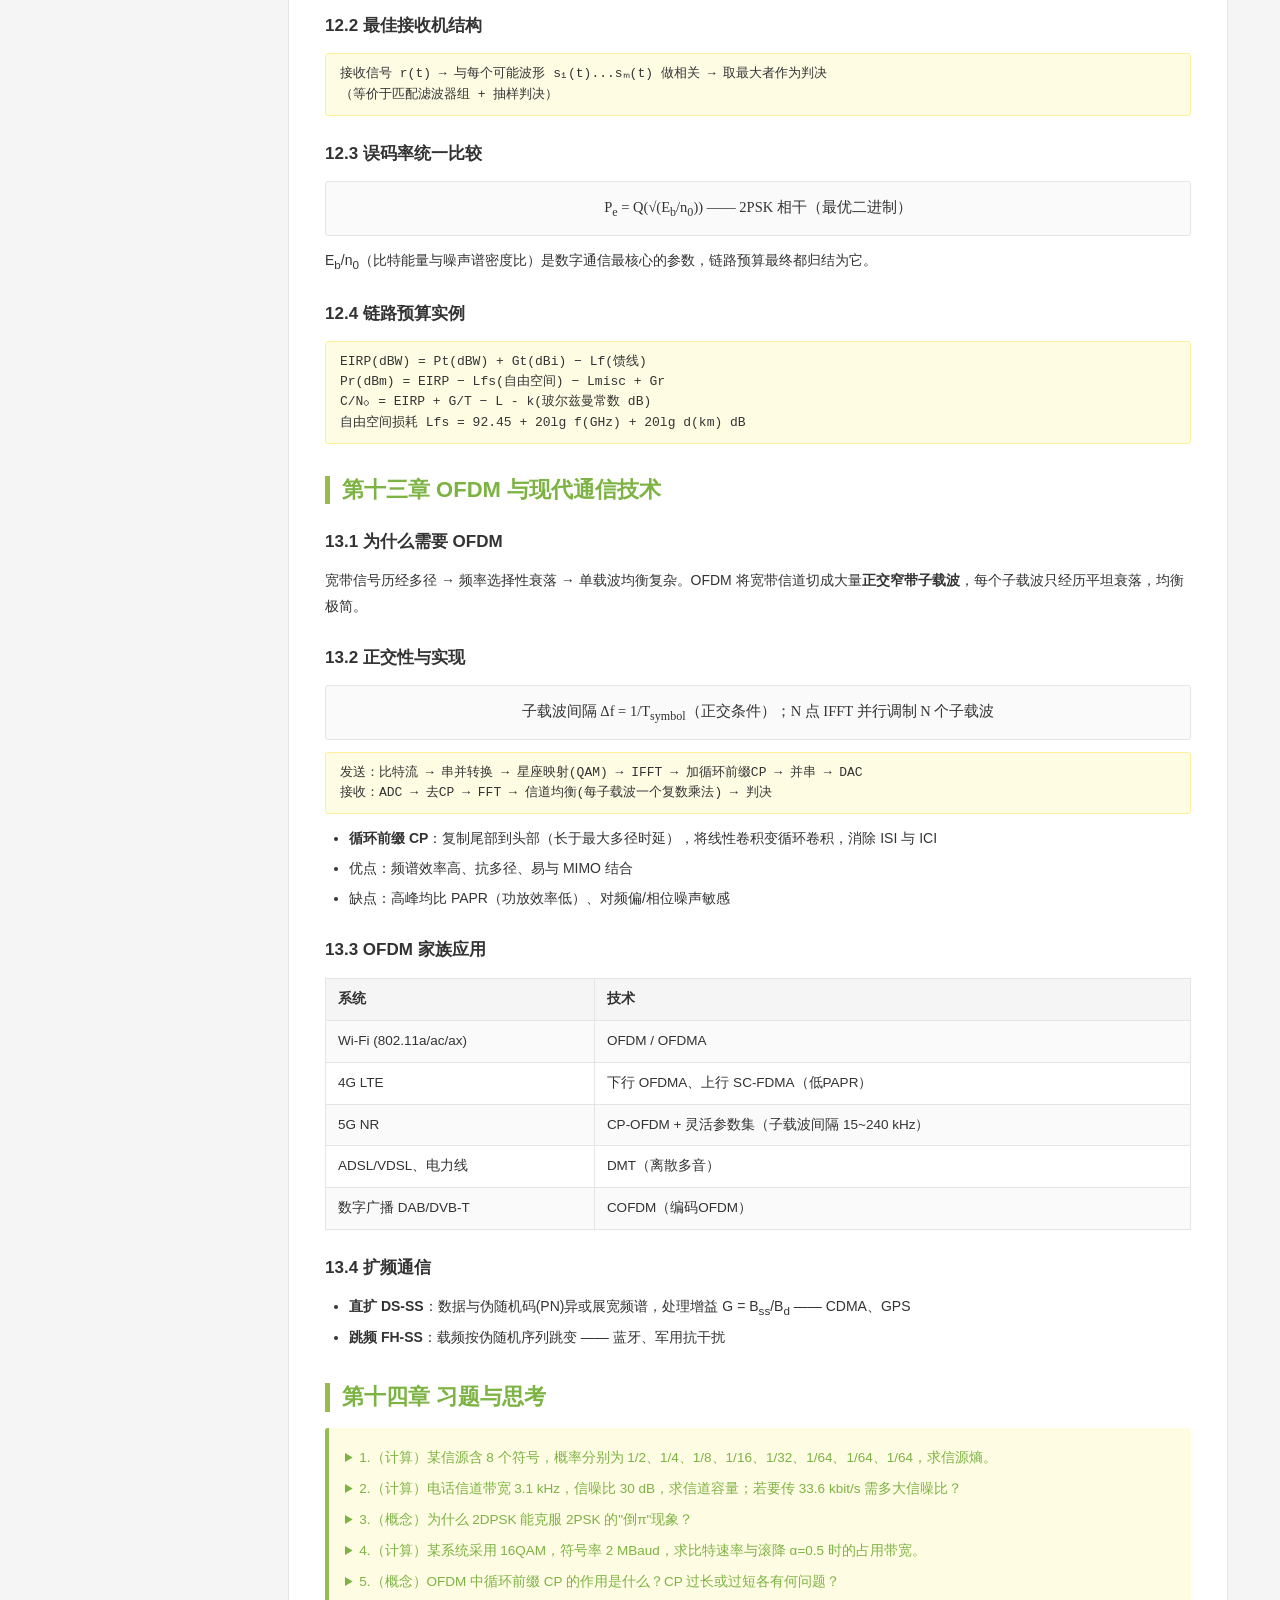
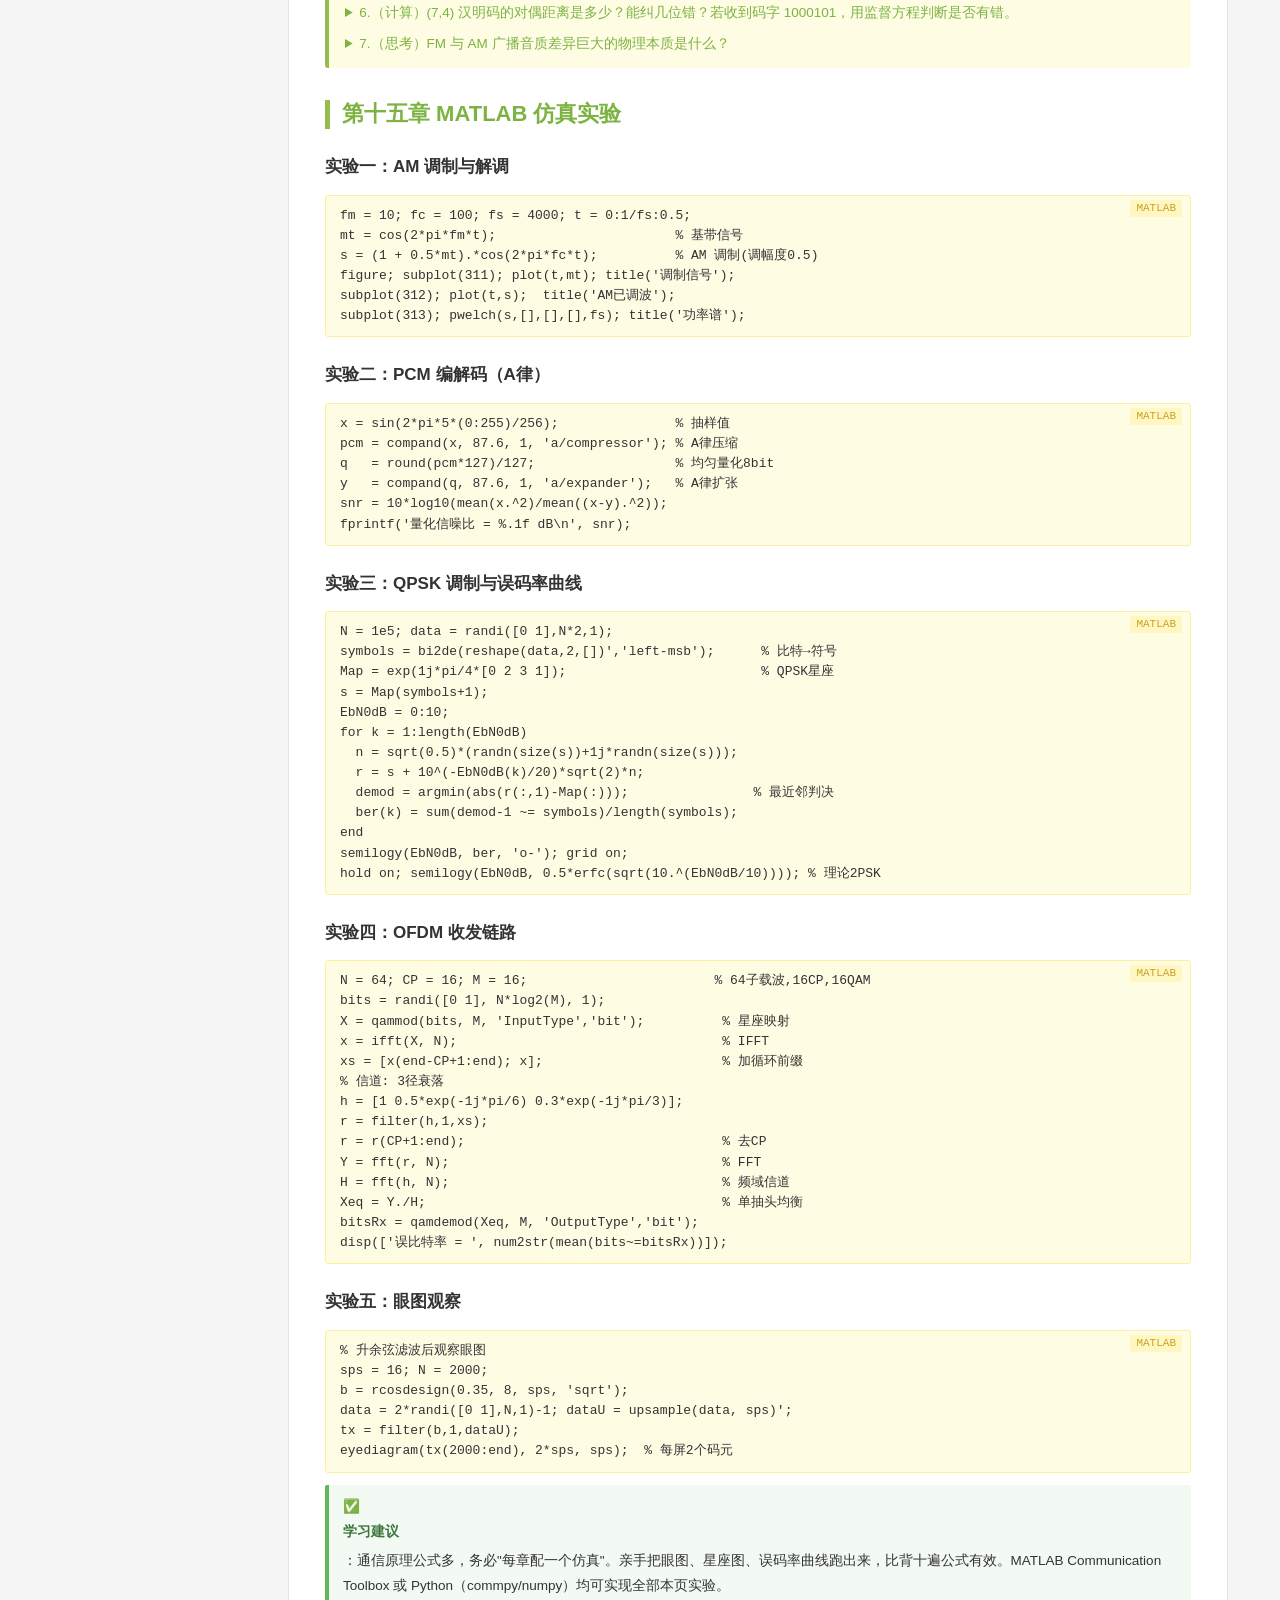
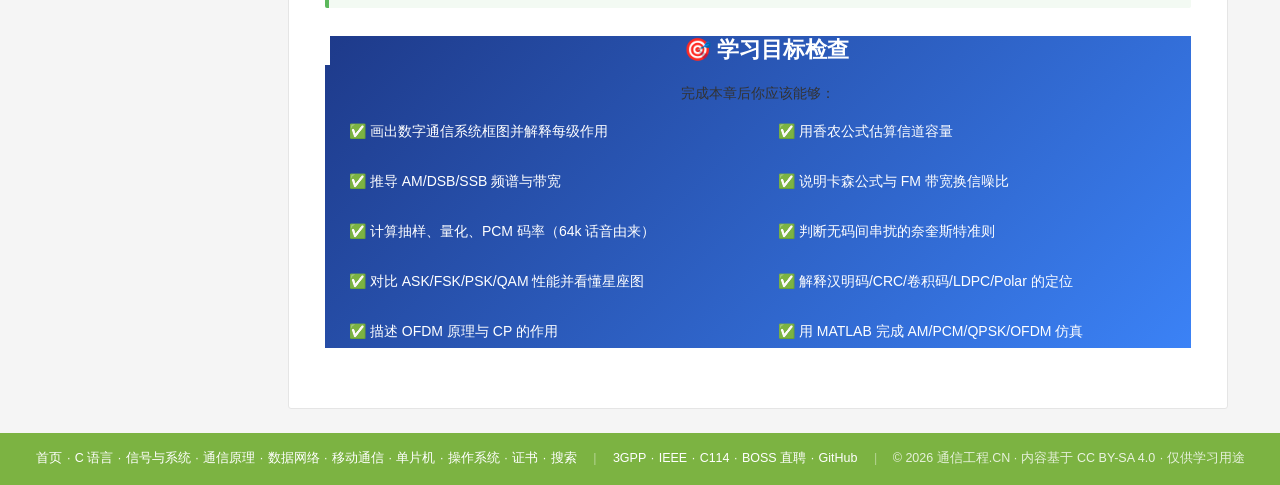
<file: comm-principle.html>
<!DOCTYPE html>
<html lang="zh-CN">
<head>
<meta charset="UTF-8">
<meta name="viewport" content="width=device-width, initial-scale=1.0">
<title>通信原理 - 通信工程学习站</title>
<link rel="stylesheet" href="css/styles.css">
</head>
<body>

<div class="site-header">
  <div class="site-header-inner">
    <a href="index.html" class="brand"><span class="b1">通信工程</span><span class="b2">.CN</span></a>
    <div class="search-box" data-search-host>
      <input type="search" placeholder="搜索本课程章节……" aria-label="搜索">
      <div class="search-results" id="header-search-results" hidden></div>
    </div>
  </div>
</div>

<nav class="site-nav">
  <div class="site-nav-inner">
    <a href="index.html">首页</a>
    <div class="nav-dropdown">
      <a class="dropdown-toggle" tabindex="0">全部教程</a>
      <ul class="dropdown-menu">
        <li class="dd-cat">基础课</li>
        <li><a href="c-programming.html">💻 C 语言程序设计</a></li>
        <li><a href="signal-system.html">📊 信号与系统</a></li>
        <li class="dd-cat">专业核心</li>
        <li><a href="comm-principle.html">📡 通信原理</a></li>
        <li><a href="mcu.html">🔧 单片机原理与应用</a></li>
        <li><a href="data-network.html">🌐 数据通信与网络</a></li>
        <li><a href="mobile-comm.html">📶 移动通信</a></li>
        <li class="dd-cat">工具与平台</li>
        <li><a href="os-linux.html">🐧 操作系统与 Linux</a></li>
      </ul>
    </div>
    <a href="index.html#four-year">学习路线</a>
    <a href="index.html#career">就业方向</a>
    <a href="index.html#news">行业资讯</a>
    <a href="index.html#resources">推荐资源</a>
    <a href="certs.html">证书推荐</a>
  </div>
</nav>

<div class="breadcrumb"><a href="index.html">首页</a><span class="bc-sep">›</span><span>通信原理</span></div>


<div class="layout-2col">
<aside class="sidebar"><div class="sidebar-title"><span class="icon">≡</span> 通信原理 目录</div>
  
  <ul>
    <li><a href="#ch1">1. 通信系统概述</a></li>
    <li><a href="#ch2">2. 信道与噪声</a></li>
    <li><a href="#ch3">3. 模拟调制（AM/DSB/SSB）</a></li>
    <li><a href="#ch4">4. 角度调制（FM/PM）</a></li>
    <li><a href="#ch5">5. 抽样定理与脉冲调制</a></li>
    <li><a href="#ch6">6. PCM 脉冲编码调制</a></li>
    <li><a href="#ch7">7. 数字基带传输</a></li>
    <li><a href="#ch8">8. 二进制数字调制（ASK/FSK/PSK）</a></li>
    <li><a href="#ch9">9. 多进制与 QAM 调制</a></li>
    <li><a href="#ch10">10. 信道编码（纠错码）</a></li>
    <li><a href="#ch11">11. 同步原理</a></li>
    <li><a href="#ch12">12. 最佳接收与信道容量</a></li>
    <li><a href="#ch13">13. OFDM 与现代通信</a></li>
    <li><a href="#ch14">14. 习题与思考</a></li>
    <li><a href="#ch15">15. MATLAB 仿真实验</a></li>
  </ul>
</aside>

<main class="main">

    <div class="course-intro">
      <div class="title-row">
        <h1>📡 通信原理</h1>
        <span class="version-tag">通信原理.x</span>
      </div>
      <p>模拟与数字调制、 PCM/信道编码、同步、 OFDM/扩频，含 MATLAB/Python 仿真。</p>
      <p style="font-size:12px;color:var(--text-muted);">📚 建议顺序：从第一章开始依次学习 · 每章后附带习题与实验</p>
    </div>
    <div class="tb-card">
      <div class="tb-head">📖 本课程指定教材</div>
      <div class="tb-body">
        <div class="tb-title">《通信原理》</div>
        <div class="tb-meta">
          <span><strong>作者</strong>杨洁、王琪</span>
          <span><strong>出版社</strong>清华大学出版社</span>
          <span><strong>ISBN</strong>9787302699514</span>
        
        <div class="tb-guide">📘 <strong>小白读法：</strong>先通读第 1~2 章建立"信道→编码→调制"的框架，再按"模拟调制→数字基带→数字频带→信源/信道编码"主线推进；例题和课后题至少做一半，公式推导跟着走一遍。</div></div>
      </div>
    </div>


<!-- ============================ 第一章 ============================ -->
<section class="section" id="ch1">
<h2>第一章 通信系统概述</h2>

<h3>1.1 通信的基本概念</h3>
<p><strong>通信</strong>：信息的传输与交换。消息（Message）是信息的载体，<strong>信息（Information）</strong>是消息中不确定性的消除。</p>

<h3>1.2 通信系统一般模型</h3>
<div class="code-block"><pre>信源 → 信源编码 → 信道编码 → 调制 → 信道(+噪声) → 解调 → 信道译码 → 信源译码 → 信宿</pre></div>

<table>
  <tr><th>模块</th><th>作用</th><th>典型技术</th></tr>
  <tr><td>信源编码</td><td>压缩冗余，提高有效性</td><td>Huffman、MP3、H.264</td></tr>
  <tr><td>信道编码</td><td>增加冗余，提高可靠性</td><td>汉明码、卷积码、LDPC</td></tr>
  <tr><td>调制</td><td>频谱搬移，匹配信道</td><td>AM、FM、QAM、OFDM</td></tr>
  <tr><td>信道</td><td>传输媒介</td><td>双绞线、光纤、自由空间</td></tr>
</table>

<div class="alert alert-info">💡 <strong>有效性 vs 可靠性</strong>：信源编码去冗余提高有效性，信道编码加冗余提高可靠性 —— 二者是矛盾的统一，这是通信系统设计永恒的权衡。</div>

<h3>1.3 通信系统分类</h3>
<ul>
  <li><strong>按信号</strong>：模拟通信系统 / 数字通信系统</li>
  <li><strong>按媒介</strong>：有线（明线/电缆/光纤）/ 无线（地波/天波/视线）</li>
  <li><strong>按复用</strong>：FDM（频分）/ TDM（时分）/ CDM（码分）/ OFDM（正交频分）</li>
</ul>

<h3>1.4 信息度量（香农信息熵）</h3>
<div class="formula">I = log<sub>2</sub>(1/P(x)) （比特 bit）</div>
<div class="formula">信源熵 H(X) = −Σ P(x<sub>i</sub>) log<sub>2</sub> P(x<sub>i</sub>) bit/符号</div>
<p>等概二进制信源：H = 1 bit/符号（每符号信息量最大）。</p>

<h3>1.5 通信系统主要性能指标</h3>
<table>
  <tr><th>指标</th><th>模拟系统</th><th>数字系统</th></tr>
  <tr><td>有效性</td><td>带宽 B</td><td>频带利用率 η = R<sub>B</sub>/B (Baud/Hz)</td></tr>
  <tr><td>可靠性</td><td>信噪比 SNR</td><td>误码率 P<sub>e</sub>、误信率 P<sub>b</sub></td></tr>
</table>
</section>

<!-- ============================ 第二章 ============================ -->
<section class="section" id="ch2">
<h2>第二章 信道与噪声</h2>

<h3>2.1 信道的数学模型</h3>
<p>调制信道模型：<strong>y(t) = k(t)·x(t) + n(t)</strong>，其中 k(t) 为乘性干扰（衰落），n(t) 为加性噪声。</p>
<ul>
  <li><strong>恒参信道</strong>：k(t) 基本不变 —— 有线信道、微波视距中继（幅频失真、相频失真可用均衡器补偿）</li>
  <li><strong>随参信道</strong>：k(t) 随机变化 —— 短波电离层反射、移动信道（产生多径衰落、多普勒频移）</li>
</ul>

<h3>2.2 高斯白噪声与窄带噪声</h3>
<ul>
  <li><strong>白噪声</strong>：功率谱密度 P<sub>n</sub>(f) = n<sub>0</sub>/2（双边），对所有频率均匀分布</li>
  <li><strong>高斯噪声</strong>：幅度服从高斯（正态）分布</li>
  <li><strong>AWGN</strong>：加性高斯白噪声，通信理论分析的标准噪声模型</li>
</ul>

<h3>2.3 多径传播与瑞利衰落</h3>
<p>移动环境下信号经多条路径到达接收端，合成信号包络服从<strong>瑞利分布</strong>（无直射径）或<strong>莱斯分布</strong>（有直射径）。</p>
<div class="formula">多径时延扩展 τ<sub>m</sub> → 相关带宽 B<sub>c</sub> ≈ 1/τ<sub>m</sub></div>
<p>信号带宽 &gt; B<sub>c</sub> 时发生<strong>频率选择性衰落</strong>；反之称为平坦衰落。这是 OFDM 划分子载波的根本依据。</p>

<h3>2.4 信道容量（香农公式）</h3>
<div class="formula">C = B·log<sub>2</sub>(1 + S/N) （bit/s）</div>
<ul>
  <li>提高容量三条路：增大带宽 B、增大信号功率 S、降低噪声 N</li>
  <li>B → ∞ 时 C → (S/n<sub>0</sub>)·log<sub>2</sub>e，即<strong>香农极限</strong></li>
  <li>意义：给出了无差错传输的速率上限，是 5G、Wi-Fi 等所有系统逼近的理论天花板</li>
</ul>
</section>

<!-- ============================ 第三章 ============================ -->
<section class="section" id="ch3">
<h2>第三章 模拟幅度调制</h2>

<h3>3.1 常规调幅（AM）</h3>
<div class="formula">s<sub>AM</sub>(t) = [A + m(t)]·cos(ω<sub>c</sub>t)</div>
<p>要求 |m(t)|<sub>max</sub> ≤ A（否则过调制失真）。已调波包含<strong>载波 + 上下边带</strong>。</p>
<table>
  <tr><th>项目</th><th>AM</th><th>DSB</th><th>SSB</th><th>VSB</th></tr>
  <tr><td>带宽</td><td>2f<sub>H</sub></td><td>2f<sub>H</sub></td><td>f<sub>H</sub></td><td>介于两者间</td></tr>
  <tr><td>功率效率</td><td>低（载波占大半）</td><td>高</td><td>最高</td><td>较高</td></tr>
  <tr><td>解调</td><td>包络检波（简单！）</td><td>相干解调</td><td>相干解调</td><td>相干/插入载波</td></tr>
  <tr><td>应用</td><td>中波广播</td><td>立体声副信道</td><td>短波/频谱紧张</td><td>模拟电视</td></tr>
</table>

<h3>3.2 包络检波原理</h3>
<p>利用二极管 + RC 电路跟踪已调波包络，无需本地载波，接收机极其简单 —— 这就是收音机用 AM 的原因。</p>

<h3>3.3 相干解调（同步检波）</h3>
<div class="formula">s(t)·cos(ω<sub>c</sub>t) → 低通滤波 → (1/2)m(t)</div>
<p>需要接收端产生与发送端<strong>同频同相</strong>的本地载波（同步问题见第十一章）。</p>
</section>

<!-- ============================ 第四章 ============================ -->
<section class="section" id="ch4">
<h2>第四章 角度调制（FM / PM）</h2>

<h3>4.1 基本概念</h3>
<div class="formula">调频 FM：瞬时频率随 m(t) 线性变化 —— ω(t) = ω<sub>c</sub> + K<sub>f</sub>·m(t)</div>
<div class="formula">调相 PM：瞬时相位随 m(t) 线性变化 —— θ(t) = ω<sub>c</sub>t + K<sub>p</sub>·m(t)</div>

<h3>4.2 FM 频谱与卡森带宽</h3>
<div class="formula">调频指数 m<sub>f</sub> = Δf / f<sub>m</sub>　　B<sub>FM</sub> = 2(m<sub>f</sub>+1)f<sub>m</sub> = 2(Δf + f<sub>m</sub>)（卡森公式）</div>
<ul>
  <li>窄带 FM（m<sub>f</sub> ≪ 1）：B ≈ 2f<sub>m</sub>，与 AM 相同</li>
  <li>宽带 FM（m<sub>f</sub> ≫ 1）：B ≈ 2Δf，带宽换取信噪比增益的典型体现</li>
</ul>

<h3>4.3 FM 的抗噪声性能</h3>
<div class="formula">大信噪比下制度增益 G<sub>FM</sub> ≈ 3m<sub>f</sub><sup>2</sup>(m<sub>f</sub>+1)</div>
<div class="alert alert-success">✅ <strong>以带宽换信噪比</strong>：FM 通过增加带宽可大幅提升解调输出信噪比，这是"有效性换可靠性"的经典范例，也是 FM 音质优于 AM 的根本原因。调频广播 Δf = 75 kHz、电视伴音均用 FM。</div>

<h3>4.4 门限效应</h3>
<p>小信噪比时包络检波（AM）和 FM 鉴频都出现输出信噪比急剧恶化的<strong>门限效应</strong>。采用锁相环(PLL)鉴频、预加重/去加重可改善门限。</p>
</section>

<!-- ============================ 第五章 ============================ -->
<section class="section" id="ch5">
<h2>第五章 抽样定理与脉冲调制</h2>

<h3>5.1 低通抽样定理（奈奎斯特）</h3>
<div class="formula">f<sub>s</sub> ≥ 2f<sub>H</sub> （奈奎斯特速率），否则产生混叠失真</div>
<p>一个频带限制在 [0, f<sub>H</sub>] 的模拟信号，可以用间隔 T<sub>s</sub> = 1/(2f<sub>H</sub>) 的离散样值无失真重建。电话语音 f<sub>H</sub> = 3.4 kHz，取 f<sub>s</sub> = 8 kHz 留保护带。</p>

<h3>5.2 脉冲模拟调制家族</h3>
<table>
  <tr><th>方式</th><th>被调参数</th><th>特点</th></tr>
  <tr><td>PAM 脉幅调制</td><td>脉冲幅度</td><td>抽样本身，未量化</td></tr>
  <tr><td>PDM/PWM 脉宽调制</td><td>脉冲宽度</td><td>开关电源、舵机控制</td></tr>
  <tr><td>PPM 脉位调制</td><td>脉冲位置</td><td>抗幅噪能力强</td></tr>
</table>

<h3>5.3 量化</h3>
<ul>
  <li><strong>均匀量化</strong>：小信号量化信噪比差</li>
  <li><strong>非均匀量化（A律/μ律）</strong>：小信号密、大信号疏，量化信噪比趋于均匀。中国/欧洲用 A律(13折线)，北美用 μ律</li>
</ul>
<div class="formula">量化信噪比 SQNR ≈ 6.02N + 1.76 dB（N 为量化位数）</div>
<p>每增加 1 bit 量化位数，信噪比提升约 6 dB —— ADC 选型的核心公式。</p>
</section>

<!-- ============================ 第六章 ============================ -->
<section class="section" id="ch6">
<h2>第六章 PCM 脉冲编码调制</h2>

<h3>6.1 PCM 三步曲</h3>
<div class="code-block"><pre>模拟信号 → ①抽样(时间离散) → ②量化(幅度离散) → ③编码(二进制表示) → PCM 数字信号</pre></div>

<h3>6.2 A律13折线编码</h3>
<p>8 位 PCM 码字：极性码 C1 + 段落码 C2C3C4 + 段内码 C5C6C7C8。</p>
<table>
  <tr><th>参数</th><th>数值</th></tr>
  <tr><td>抽样率</td><td>8000 Hz</td></tr>
  <tr><td>每样值比特数</td><td>8 bit（1+3+4）</td></tr>
  <tr><td>PCM 话路速率</td><td>64 kbit/s（G.711）</td></tr>
  <tr><td>30/32 路 PCM 基群（E1）</td><td>2.048 Mbit/s</td></tr>
</table>

<h3>6.3 PCM 系统抗噪性能</h3>
<div class="formula">输出总信噪比 = 量化信噪比 + 误码信噪比　　(SNR)<sub>dB</sub> ≈ 6N + 2 − 10lg(1/(1−P<sub>e</sub><sup>2</sup>))</div>

<h3>6.4 增量调制（ΔM）与 DPCM</h3>
<ul>
  <li><strong>ΔM</strong>：每样值只编 1 bit（预测误差符号），简单但有过载量化噪声</li>
  <li><strong>DPCM</strong>：对预测误差多比特量化，图像编码（如 H.264 帧内预测）的基础</li>
</ul>
</section>

<!-- ============================ 第七章 ============================ -->
<section class="section" id="ch7">
<h2>第七章 数字基带传输</h2>

<h3>7.1 常用基带波形</h3>
<table>
  <tr><th>码型</th><th>特点</th><th>适用</th></tr>
  <tr><td>单极性 NRZ</td><td>有直流、无定时分量</td><td>近距离/芯片内部</td></tr>
  <tr><td>双极性 NRZ</td><td>无直流（等概时）</td><td>通用</td></tr>
  <tr><td>AMI 码</td><td>0→0，1→交替±1；无直流、可检错</td><td>电话基带</td></tr>
  <tr><td>HDB3 码</td><td>AMI + 连零抑制（最多3连0）</td><td>E1 传输标准 ⭐</td></tr>
  <tr><td>曼彻斯特码</td><td>每比特中央跳变，自带时钟</td><td>以太网 10BASE-T</td></tr>
  <tr><td>CMI 码</td><td>1→11/00 交替，0→01</td><td>SDH 光接口</td></tr>
</table>

<h3>7.2 码间串扰（ISI）与奈奎斯特第一准则</h3>
<div class="formula">Σ a<sub>k</sub>·h(t−kT<sub>s</sub>) 中，抽样时刻 h(0)≠0、h(kT<sub>s</sub>)=0（k≠0）→ 无码间串扰</div>
<p><strong>理想低通</strong>：B = R<sub>B</sub>/2，极限频带利用率 2 Baud/Hz（极限不可实现）；<br>
<strong>升余弦滚降</strong>：B = (1+α)·R<sub>B</sub>/2，拖尾衰减快、可实现，α 为滚降系数。</p>

<h3>7.3 眼图</h3>
<p>示波器上重叠显示的基带波形 —— "眼睛"张开越大，码间串扰越小、噪声容限越大；眼睛闭合时刻即最佳抽样时刻。工程调测基带系统的第一工具。</p>

<h3>7.4 部分响应与均衡</h3>
<ul>
  <li><strong>部分响应技术</strong>：有意引入可控 ISI（相关电平编码），逼近 2 Baud/Hz 的极限利用率</li>
  <li><strong>时域均衡</strong>：横向滤波器消除信道失真（判决反馈均衡 DFE、最大似然序列检测 MLSE）</li>
</ul>
</section>

<!-- ============================ 第八章 ============================ -->
<section class="section" id="ch8">
<h2>第八章 二进制数字调制</h2>

<h3>8.1 三种基本方式</h3>
<table>
  <tr><th>方式</th><th>表达式变化</th><th>带宽</th><th>误码率（相干）</th></tr>
  <tr><td>2ASK/OOK</td><td>幅度 0/1</td><td>2R<sub>B</sub></td><td>Q(√(r/2))</td></tr>
  <tr><td>2FSK</td><td>频率 f<sub>1</sub>/f<sub>2</sub></td><td>|f₂−f₁|+2R<sub>B</sub></td><td>Q(√r)</td></tr>
  <tr><td>2PSK</td><td>相位 0/π</td><td>2R<sub>B</sub></td><td>Q(√2r) 最优</td></tr>
</table>
<p>r 为解调器输入信噪比。抗噪声性能：<strong>2PSK &gt; 2FSK &gt; 2ASK</strong>。</p>

<h3>8.2 2PSK 的倒π问题与 2DPSK</h3>
<p>2PSK 相干解调时本地载波相位跳变 π 会导致输出全错（"倒π"现象）。解决：<strong>差分相移键控 2DPSK</strong> —— 用相邻码元相位差携带信息，接收端差分译码。</p>

<h3>8.3 多进制数字调制</h3>
<div class="formula">MASK/ MPSK/ MQAM：每符号 log<sub>2</sub>M bit，频带利用率 η = log<sub>2</sub>M (bit/s/Hz)</div>
<ul>
  <li>QPSK：卫星、DVB-S 的经典调制，抗噪好</li>
  <li>8PSK：EDGE、卫星</li>
  <li>16QAM/64QAM/256QAM：幅度相位联合调制，效率高但对信噪比要求高（Wi-Fi、4G/5G、Cable）</li>
</ul>

<h3>8.4 各种调制误码率统一形式</h3>
<div class="formula">MPSK: P<sub>s</sub> ≈ 2Q(√(2k·r<sub>b</sub>)·sin(π/M))，k=log<sub>2</sub>M</div>
</section>

<!-- ============================ 第九章 ============================ -->
<section class="section" id="ch9">
<h2>第九章 QAM 与高性能调制</h2>

<h3>9.1 QAM 星座图</h3>
<p>正交幅度调制：I/Q 两路独立的多电平 ASK 正交叠加。16QAM = 4×4 星座，每符号 4 bit。</p>
<table>
  <tr><th>调制</th><th>bit/符号</th><th>典型应用</th></tr>
  <tr><td>QPSK</td><td>2</td><td>卫星、CDMA 导频</td></tr>
  <tr><td>16QAM</td><td>4</td><td>Wi-Fi 802.11a/g</td></tr>
  <tr><td>64QAM</td><td>6</td><td>Wi-Fi 5 / LTE</td></tr>
  <tr><td>256QAM</td><td>8</td><td>Wi-Fi 6 / 5G</td></tr>
  <tr><td>1024QAM</td><td>10</td><td>Wi-Fi 7</td></tr>
</table>

<h3>9.2 最小频移键控（MSK）与 GMSK</h3>
<ul>
  <li><strong>MSK</strong>：相位连续的 2FSK，调制指数 h=0.5，包络恒定、频谱紧凑</li>
  <li><strong>GMSK</strong>：MSK 前加高斯预调制滤波器，带外辐射更低 —— GSM 空口标准调制</li>
</ul>

<h3>9.3 星座图工程解读</h3>
<div class="alert alert-warning">⚠️ 工程口诀：星座点<strong>发散</strong>=噪声大；<strong>旋转</strong>=载波频偏；<strong>压缩</strong>=放大器非线性(AM/AM)；<strong>偏移</strong>=直流分量(IQ不平衡)。学会看星座图，是射频工程师的基本功。</div>
</section>

<!-- ============================ 第十章 ============================ -->
<section class="section" id="ch10">
<h2>第十章 信道编码（纠错码）</h2>

<h3>10.1 差错控制三种方式</h3>
<ul>
  <li><strong>检错重发（ARQ）</strong>：TCP、HARQ —— 可靠但时延不定</li>
  <li><strong>前向纠错（FEC）</strong>：实时性好 —— 主流方向</li>
  <li><strong>混合纠错（HEC）</strong>：ARQ+FEC 结合</li>
</ul>

<h3>10.2 差错控制编码基本概念</h3>
<div class="formula">纠错能力 t 位 ←→ 码距 d ≥ 2t+1；检错能力 e 位 ←→ d ≥ e+1</div>
<p>(n,k) 码：k 位信息 + r=n−k 位监督。编码效率 R = k/n。</p>

<h3>10.3 线性分组码与汉明码</h3>
<p><strong>(7,4) 汉明码</strong>：4 位信息编 7 位码字，可纠正 1 位错。</p>
<div class="code-block"><pre class="language-python"># (7,4)汉明码监督方程
s1 = a6⊕a5⊕a4⊕a2
s2 = a6⊕a5⊕a3⊕a1
s3 = a6⊕a4⊕a3⊕a0
# 伴随式 s3s2s1 非0 → 由校正子表定位错误位</pre></div>

<h3>10.4 循环码与 CRC</h3>
<div class="formula">g(x) 生成多项式整除码多项式 → 循环码；CRC 用于检错（以太网 FCS = CRC-32）</div>

<h3>10.5 卷积码与维特比译码</h3>
<ul>
  <li>卷积码 (n,k,K)：记忆长度 K（约束长度），输出与当前及此前 K−1 组输入有关</li>
  <li><strong>维特比算法</strong>：最大似然序列译码，网格图上找最小汉明距离路径 —— 深空通信、2G/3G 核心</li>
</ul>

<h3>10.6 现代信道编码</h3>
<table>
  <tr><th>码</th><th>特点</th><th>应用</th></tr>
  <tr><td>Turbo 码</td><td>并行级联+迭代译码，逼近香农限</td><td>3G/4G 上行</td></tr>
  <tr><td>LDPC 码</td><td>稀疏校验矩阵，长码性能优</td><td>5G 数据、Wi-Fi 6、DVB-S2</td></tr>
  <tr><td>Polar 码</td><td>唯一被证明可达香农限的码</td><td>5G 控制信道</td></tr>
</table>
</section>

<!-- ============================ 第十一章 ============================ -->
<section class="section" id="ch11">
<h2>第十一章 同步原理</h2>

<h3>11.1 载波同步</h3>
<ul>
  <li><strong>直接法</strong>：平方环（2PSK→倍频提取 2f<sub>c</sub>→二分频）、科斯塔斯环（Costas Loop）</li>
  <li><strong>插入导频法</strong>：发送端插入导频，接收端窄带滤波提取</li>
</ul>

<h3>11.2 位同步（码元同步）</h3>
<ul>
  <li>滤波法：延迟相乘产生时钟分量</li>
  <li><strong>锁相法（Gardner 算法）</strong>：数字接收机通用</li>
</ul>

<h3>11.3 帧同步</h3>
<p>利用<strong>巴克码</strong>（如 1110010，自相关旁瓣 ≤1）作帧头，通过相关运算确定帧边界。E1 帧同步码为 0011011。</p>

<h3>11.4 网同步</h3>
<p>主从同步（SDH 时钟树）、相互同步、GPS/北斗授时 —— 电信网络频率同步与相位同步（PTP/1588v2）。</p>
</section>

<!-- ============================ 第十二章 ============================ -->
<section class="section" id="ch12">
<h2>第十二章 最佳接收与匹配滤波</h2>

<h3>12.1 匹配滤波器</h3>
<div class="formula">h(t) = k·s(T−t)，在抽样时刻 t=T 输出最大 SNR：r<sub>max</sub> = 2E/n<sub>0</sub></div>
<p>匹配滤波器的冲激响应是信号波形的时间反转平移 —— 相关接收机的物理实现。</p>

<h3>12.2 最佳接收机结构</h3>
<div class="code-block"><pre>接收信号 r(t) → 与每个可能波形 s₁(t)...sₘ(t) 做相关 → 取最大者作为判决
（等价于匹配滤波器组 + 抽样判决）</pre></div>

<h3>12.3 误码率统一比较</h3>
<div class="formula">P<sub>e</sub> = Q(√(E<sub>b</sub>/n<sub>0</sub>)) —— 2PSK 相干（最优二进制）</div>
<p>E<sub>b</sub>/n<sub>0</sub>（比特能量与噪声谱密度比）是数字通信最核心的参数，链路预算最终都归结为它。</p>

<h3>12.4 链路预算实例</h3>
<div class="code-block"><pre>EIRP(dBW) = Pt(dBW) + Gt(dBi) − Lf(馈线)
Pr(dBm) = EIRP − Lfs(自由空间) − Lmisc + Gr
C/N₀ = EIRP + G/T − L - k(玻尔兹曼常数 dB)
自由空间损耗 Lfs = 92.45 + 20lg f(GHz) + 20lg d(km) dB</pre></div>
</section>

<!-- ============================ 第十三章 ============================ -->
<section class="section" id="ch13">
<h2>第十三章 OFDM 与现代通信技术</h2>

<h3>13.1 为什么需要 OFDM</h3>
<p>宽带信号历经多径 → 频率选择性衰落 → 单载波均衡复杂。OFDM 将宽带信道切成大量<strong>正交窄带子载波</strong>，每个子载波只经历平坦衰落，均衡极简。</p>

<h3>13.2 正交性与实现</h3>
<div class="formula">子载波间隔 Δf = 1/T<sub>symbol</sub>（正交条件）；N 点 IFFT 并行调制 N 个子载波</div>
<div class="code-block"><pre>发送：比特流 → 串并转换 → 星座映射(QAM) → IFFT → 加循环前缀CP → 并串 → DAC
接收：ADC → 去CP → FFT → 信道均衡(每子载波一个复数乘法) → 判决</pre></div>
<ul>
  <li><strong>循环前缀 CP</strong>：复制尾部到头部（长于最大多径时延），将线性卷积变循环卷积，消除 ISI 与 ICI</li>
  <li>优点：频谱效率高、抗多径、易与 MIMO 结合</li>
  <li>缺点：高峰均比 PAPR（功放效率低）、对频偏/相位噪声敏感</li>
</ul>

<h3>13.3 OFDM 家族应用</h3>
<table>
  <tr><th>系统</th><th>技术</th></tr>
  <tr><td>Wi-Fi (802.11a/ac/ax)</td><td>OFDM / OFDMA</td></tr>
  <tr><td>4G LTE</td><td>下行 OFDMA、上行 SC-FDMA（低PAPR）</td></tr>
  <tr><td>5G NR</td><td>CP-OFDM + 灵活参数集（子载波间隔 15~240 kHz）</td></tr>
  <tr><td>ADSL/VDSL、电力线</td><td>DMT（离散多音）</td></tr>
  <tr><td>数字广播 DAB/DVB-T</td><td>COFDM（编码OFDM）</td></tr>
</table>

<h3>13.4 扩频通信</h3>
<ul>
  <li><strong>直扩 DS-SS</strong>：数据与伪随机码(PN)异或展宽频谱，处理增益 G = B<sub>ss</sub>/B<sub>d</sub> —— CDMA、GPS</li>
  <li><strong>跳频 FH-SS</strong>：载频按伪随机序列跳变 —— 蓝牙、军用抗干扰</li>
</ul>
</section>

<!-- ============================ 第十四章 ============================ -->
<section class="section" id="ch14">
<h2>第十四章 习题与思考</h2>

<div class="quiz">
<details>
<summary>1.（计算）某信源含 8 个符号，概率分别为 1/2、1/4、1/8、1/16、1/32、1/64、1/64、1/64，求信源熵。</summary>
<div class="quiz-answer">
<p>H = ΣP·log₂(1/P) = 1/2×1 + 1/4×2 + 1/8×3 + 1/16×4 + 1/32×5 + 3×(1/64×6)</p>
<p>= 0.5 + 0.5 + 0.375 + 0.25 + 0.15625 + 0.28125 = <strong>2.0625 bit/符号</strong></p>
<p>（小于 log₂8 = 3 bit，因为信源不等概存在冗余）</p>
</div>
</details>

<details>
<summary>2.（计算）电话信道带宽 3.1 kHz，信噪比 30 dB，求信道容量；若要传 33.6 kbit/s 需多大信噪比？</summary>
<div class="quiz-answer">
<p>30 dB → S/N = 1000。C = 3100×log₂(1001) ≈ 3100×9.97 ≈ <strong>30.9 kbit/s</strong></p>
<p>33.6 kbit/s 时：log₂(1+S/N) = 33600/3100 = 10.84 → S/N = 2^10.84 ≈ 1845 ≈ <strong>32.7 dB</strong></p>
<p>（56k Modem 采用的是非对称数字技术，已接近电话线极限）</p>
</div>
</details>

<details>
<summary>3.（概念）为什么 2DPSK 能克服 2PSK 的"倒π"现象？</summary>
<div class="quiz-answer">
<p>2DPSK 信息携带在<strong>相邻码元相位差</strong>中而非绝对相位。即使本地载波相位翻转 π，相邻码元的相位差不变，差分译码后信息仍正确，代价是误码会"成对"出现（约2倍误码扩散）。</p>
</div>
</details>

<details>
<summary>4.（计算）某系统采用 16QAM，符号率 2 MBaud，求比特速率与滚降 α=0.5 时的占用带宽。</summary>
<div class="quiz-answer">
<p>比特速率 = 2M × log₂16 = <strong>8 Mbit/s</strong></p>
<p>基带带宽 B = (1+α)×R<sub>s</sub>/2 = 1.5×1M = 1.5 MHz，已调信号带宽（通带）= <strong>3 MHz</strong></p>
<p>频带利用率 = 8/3 ≈ 2.67 bit/s/Hz</p>
</div>
</details>

<details>
<summary>5.（概念）OFDM 中循环前缀 CP 的作用是什么？CP 过长或过短各有何问题？</summary>
<div class="quiz-answer">
<p>作用：①CP 长度 ≥ 最大多径时延时，消除符号间 ISI；②把线性卷积变循环卷积，使 FFT 后每子载波只受单一复数衰落（频率平坦），均衡简化为一个复数乘法。</p>
<p>CP 过短 → 残余 ISI/ICI；CP 过长 → 频谱与功率效率下降（开销比例 = T<sub>CP</sub>/(T<sub>CP</sub>+T<sub>u</sub>)），5G 通过可配置 CP 长度折中。</p>
</div>
</details>

<details>
<summary>6.（计算）(7,4) 汉明码的对偶距离是多少？能纠几位错？若收到码字 1000101，用监督方程判断是否有错。</summary>
<div class="quiz-answer">
<p>d<sub>min</sub> = 3，可纠 1 位错、检 2 位错。</p>
<p>代入监督方程计算校正子（按教材生成矩阵约定），若伴随式 ≠ 000 则有错并可由校正子表定位错误比特取反纠正。</p>
</div>
</details>

<details>
<summary>7.（思考）FM 与 AM 广播音质差异巨大的物理本质是什么？</summary>
<div class="quiz-answer">
<p>FM 通过大调频指数 m<sub>f</sub> 获得约 3m<sub>f</sub><sup>2</sup>(m<sub>f</sub>+1) 的制度增益，即<strong>用带宽换信噪比</strong>（FM 带宽 200kHz vs AM 10kHz）；且限幅器可去除包络上的幅度噪声。两者共同使 FM 解调输出信噪比远高于 AM。</p>
</div>
</details>
</div>
</section>

<!-- ============================ 第十五章 ============================ -->
<section class="section" id="ch15">
<h2>第十五章 MATLAB 仿真实验</h2>

<h3>实验一：AM 调制与解调</h3>
<div class="code-block"><pre class="language-matlab">fm = 10; fc = 100; fs = 4000; t = 0:1/fs:0.5;
mt = cos(2*pi*fm*t);                       % 基带信号
s = (1 + 0.5*mt).*cos(2*pi*fc*t);          % AM 调制(调幅度0.5)
figure; subplot(311); plot(t,mt); title('调制信号');
subplot(312); plot(t,s);  title('AM已调波');
subplot(313); pwelch(s,[],[],[],fs); title('功率谱');</pre></div>

<h3>实验二：PCM 编解码（A律）</h3>
<div class="code-block"><pre class="language-matlab">x = sin(2*pi*5*(0:255)/256);               % 抽样值
pcm = compand(x, 87.6, 1, 'a/compressor'); % A律压缩
q   = round(pcm*127)/127;                  % 均匀量化8bit
y   = compand(q, 87.6, 1, 'a/expander');   % A律扩张
snr = 10*log10(mean(x.^2)/mean((x-y).^2));
fprintf('量化信噪比 = %.1f dB\n', snr);</pre></div>

<h3>实验三：QPSK 调制与误码率曲线</h3>
<div class="code-block"><pre class="language-matlab">N = 1e5; data = randi([0 1],N*2,1);
symbols = bi2de(reshape(data,2,[])','left-msb');      % 比特→符号
Map = exp(1j*pi/4*[0 2 3 1]);                         % QPSK星座
s = Map(symbols+1);
EbN0dB = 0:10;
for k = 1:length(EbN0dB)
  n = sqrt(0.5)*(randn(size(s))+1j*randn(size(s)));
  r = s + 10^(-EbN0dB(k)/20)*sqrt(2)*n;
  demod = argmin(abs(r(:,1)-Map(:)));                % 最近邻判决
  ber(k) = sum(demod-1 ~= symbols)/length(symbols);
end
semilogy(EbN0dB, ber, 'o-'); grid on;
hold on; semilogy(EbN0dB, 0.5*erfc(sqrt(10.^(EbN0dB/10)))); % 理论2PSK</pre></div>

<h3>实验四：OFDM 收发链路</h3>
<div class="code-block"><pre class="language-matlab">N = 64; CP = 16; M = 16;                        % 64子载波,16CP,16QAM
bits = randi([0 1], N*log2(M), 1);
X = qammod(bits, M, 'InputType','bit');          % 星座映射
x = ifft(X, N);                                  % IFFT
xs = [x(end-CP+1:end); x];                       % 加循环前缀
% 信道: 3径衰落
h = [1 0.5*exp(-1j*pi/6) 0.3*exp(-1j*pi/3)];
r = filter(h,1,xs);
r = r(CP+1:end);                                 % 去CP
Y = fft(r, N);                                   % FFT
H = fft(h, N);                                   % 频域信道
Xeq = Y./H;                                      % 单抽头均衡
bitsRx = qamdemod(Xeq, M, 'OutputType','bit');
disp(['误比特率 = ', num2str(mean(bits~=bitsRx))]);</pre></div>

<h3>实验五：眼图观察</h3>
<div class="code-block"><pre class="language-matlab">% 升余弦滤波后观察眼图
sps = 16; N = 2000;
b = rcosdesign(0.35, 8, sps, 'sqrt');
data = 2*randi([0 1],N,1)-1; dataU = upsample(data, sps)';
tx = filter(b,1,dataU);
eyediagram(tx(2000:end), 2*sps, sps);  % 每屏2个码元</pre></div>

<div class="alert alert-success">✅ <strong>学习建议</strong>：通信原理公式多，务必"每章配一个仿真"。亲手把眼图、星座图、误码率曲线跑出来，比背十遍公式有效。MATLAB Communication Toolbox 或 Python（commpy/numpy）均可实现全部本页实验。</div>

<div class="section" style="background:linear-gradient(135deg,#1e3a8a,#3b82f6);color:#fff;text-align:center;">
  <h2 style="color:#fff;border-color:#fff;">🎯 学习目标检查</h2>
  <p>完成本章后你应该能够：</p>
  <ul style="list-style:none;display:grid;grid-template-columns:repeat(auto-fit,minmax(280px,1fr));gap:1rem;text-align:left;">
    <li>✅ 画出数字通信系统框图并解释每级作用</li>
    <li>✅ 用香农公式估算信道容量</li>
    <li>✅ 推导 AM/DSB/SSB 频谱与带宽</li>
    <li>✅ 说明卡森公式与 FM 带宽换信噪比</li>
    <li>✅ 计算抽样、量化、PCM 码率（64k 话音由来）</li>
    <li>✅ 判断无码间串扰的奈奎斯特准则</li>
    <li>✅ 对比 ASK/FSK/PSK/QAM 性能并看懂星座图</li>
    <li>✅ 解释汉明码/CRC/卷积码/LDPC/Polar 的定位</li>
    <li>✅ 描述 OFDM 原理与 CP 的作用</li>
    <li>✅ 用 MATLAB 完成 AM/PCM/QPSK/OFDM 仿真</li>
  </ul>
</div>

</main>
</div>

<footer class="site-footer">
  <div class="sf-line">
    <a href="index.html">首页</a> · <a href="c-programming.html">C 语言</a> · <a href="signal-system.html">信号与系统</a> · <a href="comm-principle.html">通信原理</a> · <a href="data-network.html">数据网络</a> · <a href="mobile-comm.html">移动通信</a> · <a href="mcu.html">单片机</a> · <a href="os-linux.html">操作系统</a> · <a href="certs.html">证书</a> · <a href="search.html">搜索</a>
    <span class="sf-sep">|</span>
    <a href="https://www.3gpp.org/" target="_blank" rel="noopener noreferrer">3GPP</a> · <a href="https://ieeexplore.ieee.org/" target="_blank" rel="noopener noreferrer">IEEE</a> · <a href="https://www.c114.com.cn/" target="_blank" rel="noopener noreferrer">C114</a> · <a href="https://www.zhipin.com/" target="_blank" rel="noopener noreferrer">BOSS 直聘</a> · <a href="https://github.com/" target="_blank" rel="noopener noreferrer">GitHub</a>
    <span class="sf-sep">|</span>
    <span class="sf-copy">© 2026 通信工程.CN · 内容基于 <a href="https://creativecommons.org/licenses/by-sa/4.0/" target="_blank" rel="noopener noreferrer">CC BY-SA 4.0</a> · 仅供学习用途</span>
  </div>
</footer>

<script src="js/main.js"></script>
<script src="js/search-data.js"></script>
<script src="js/search.js"></script>
</body>
</html>
</file>
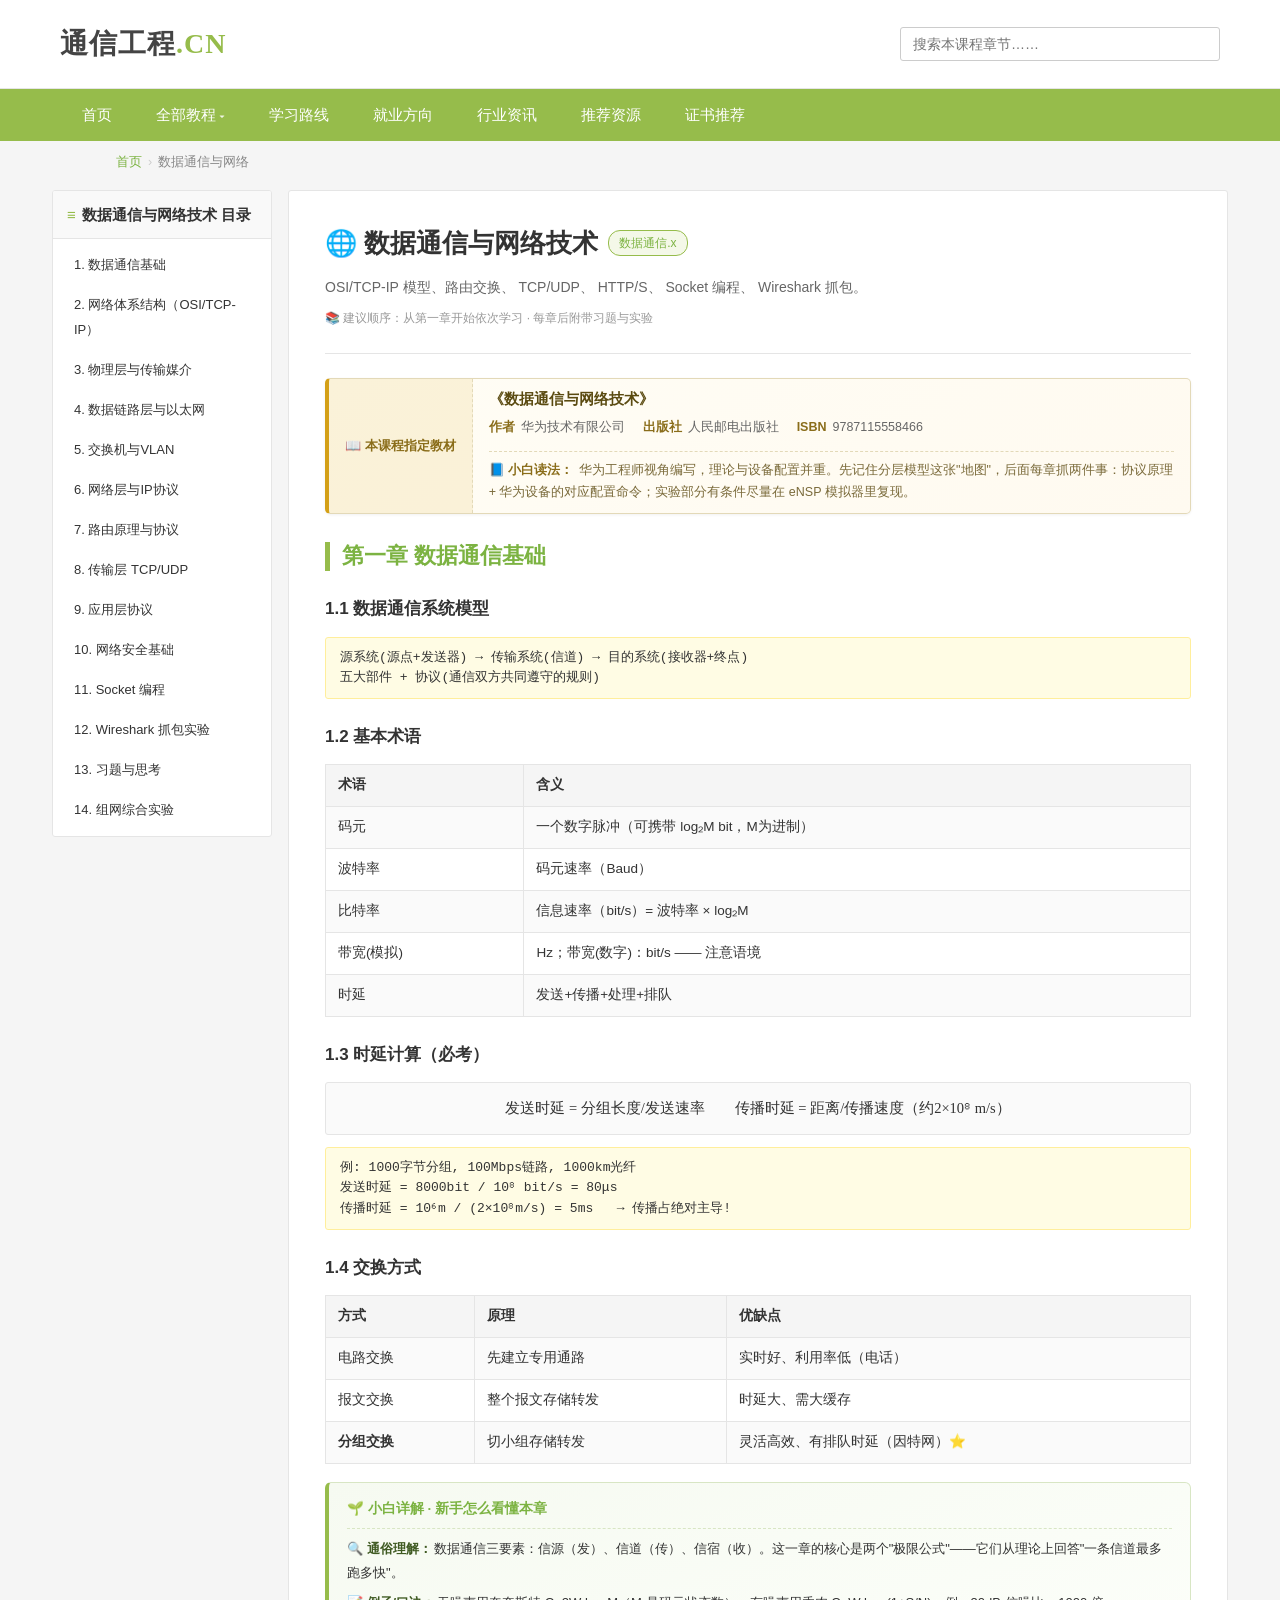
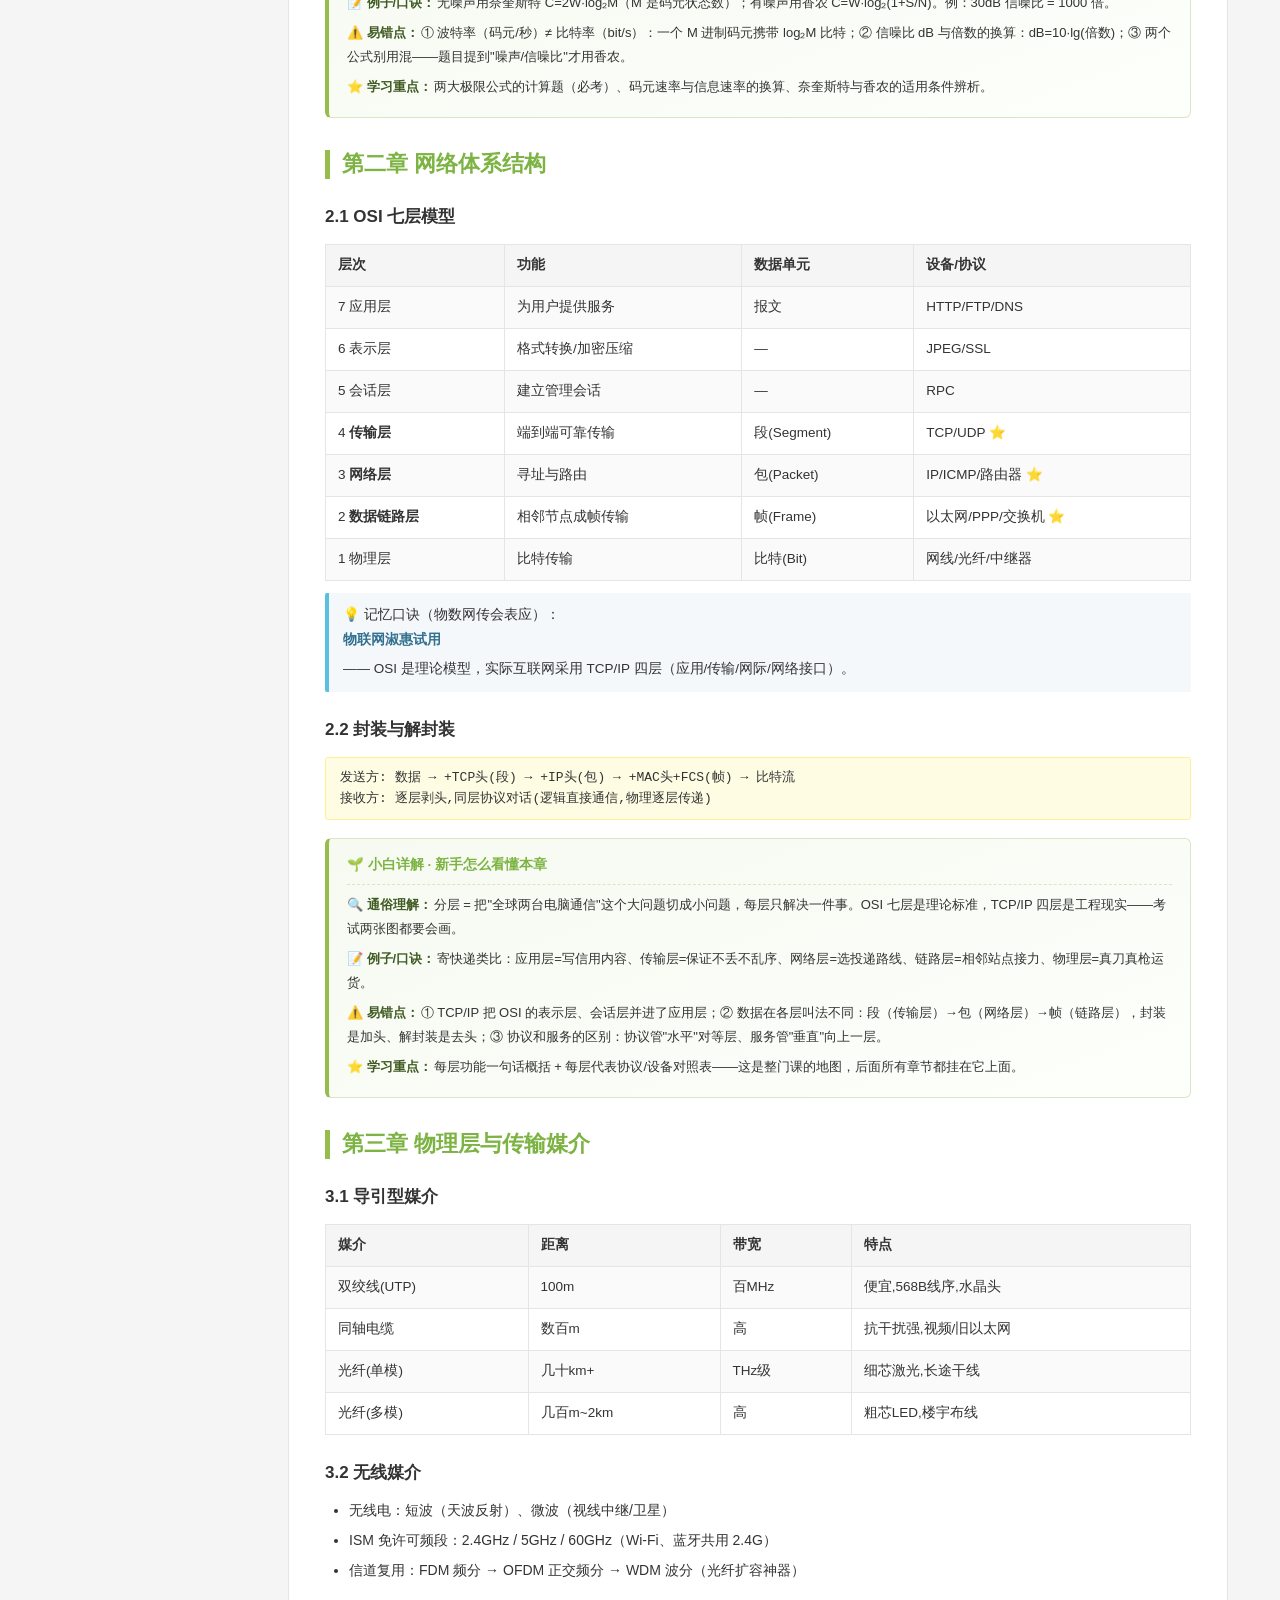
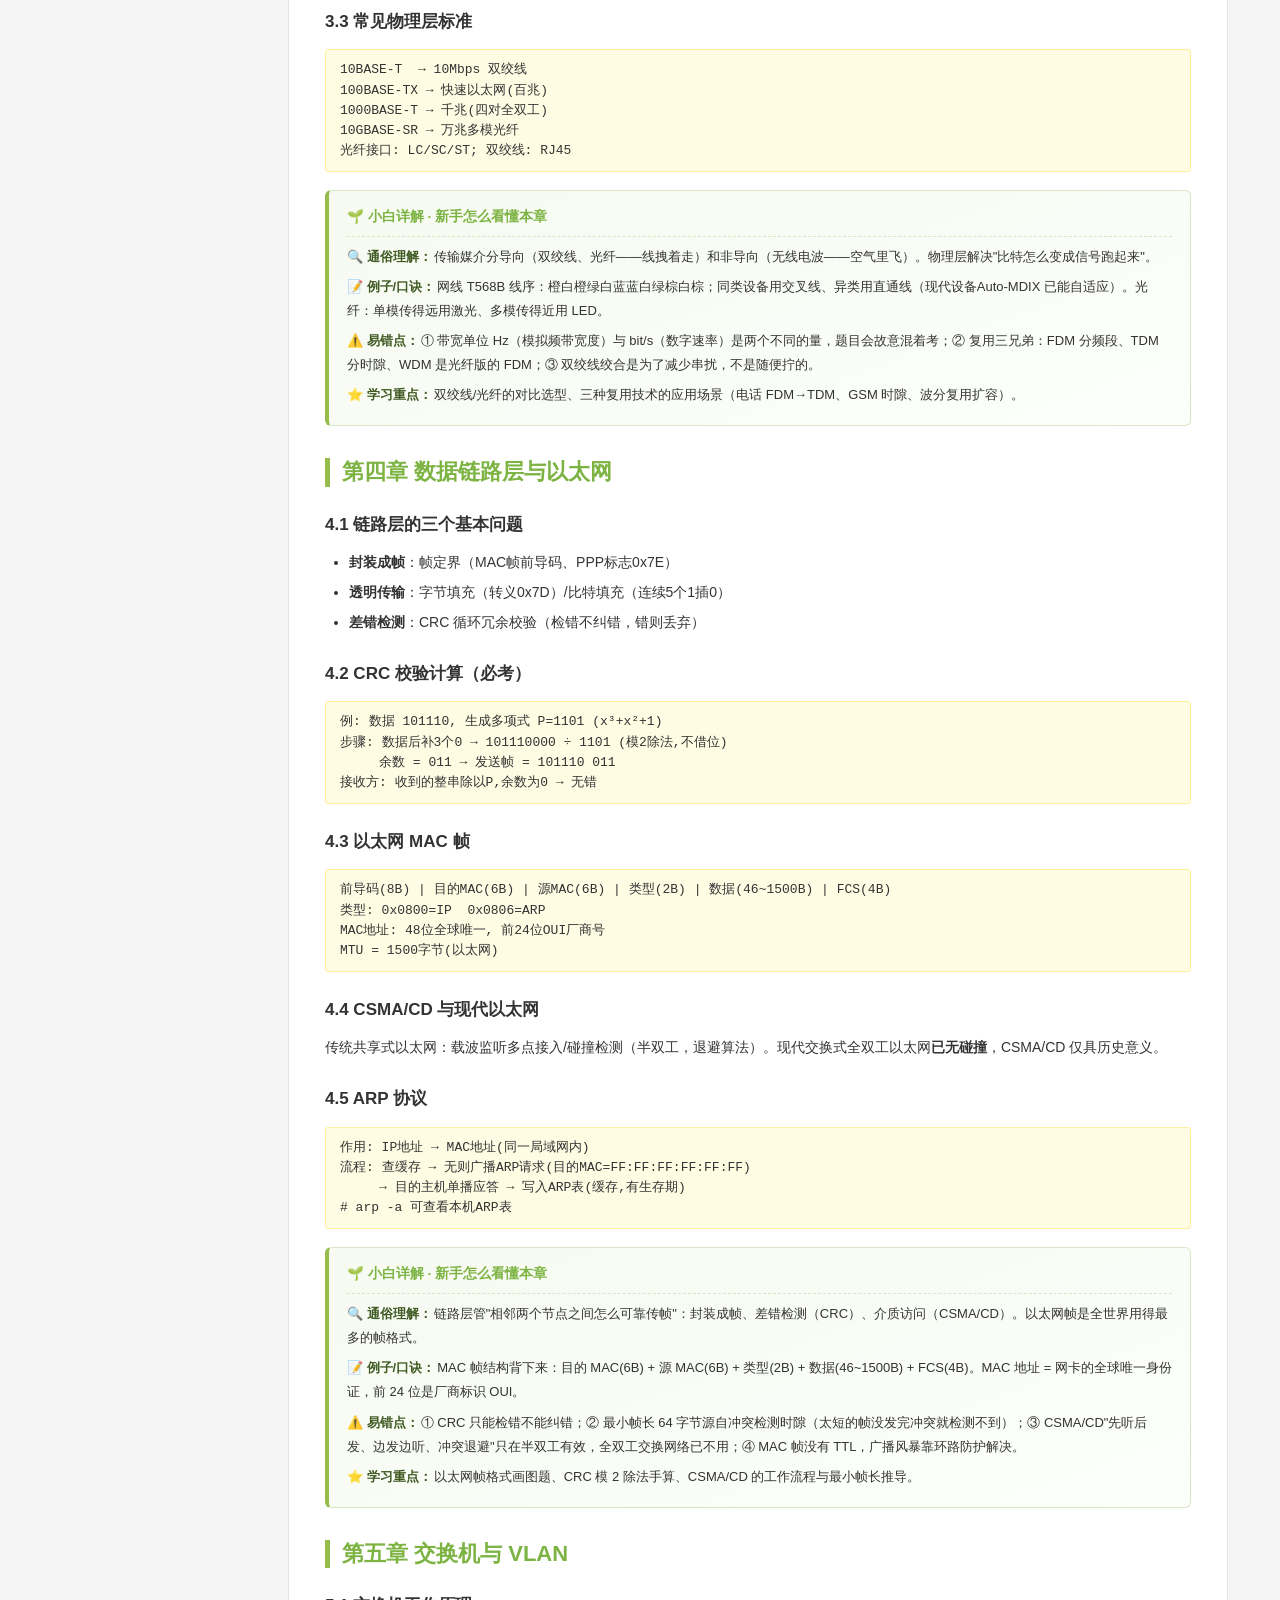
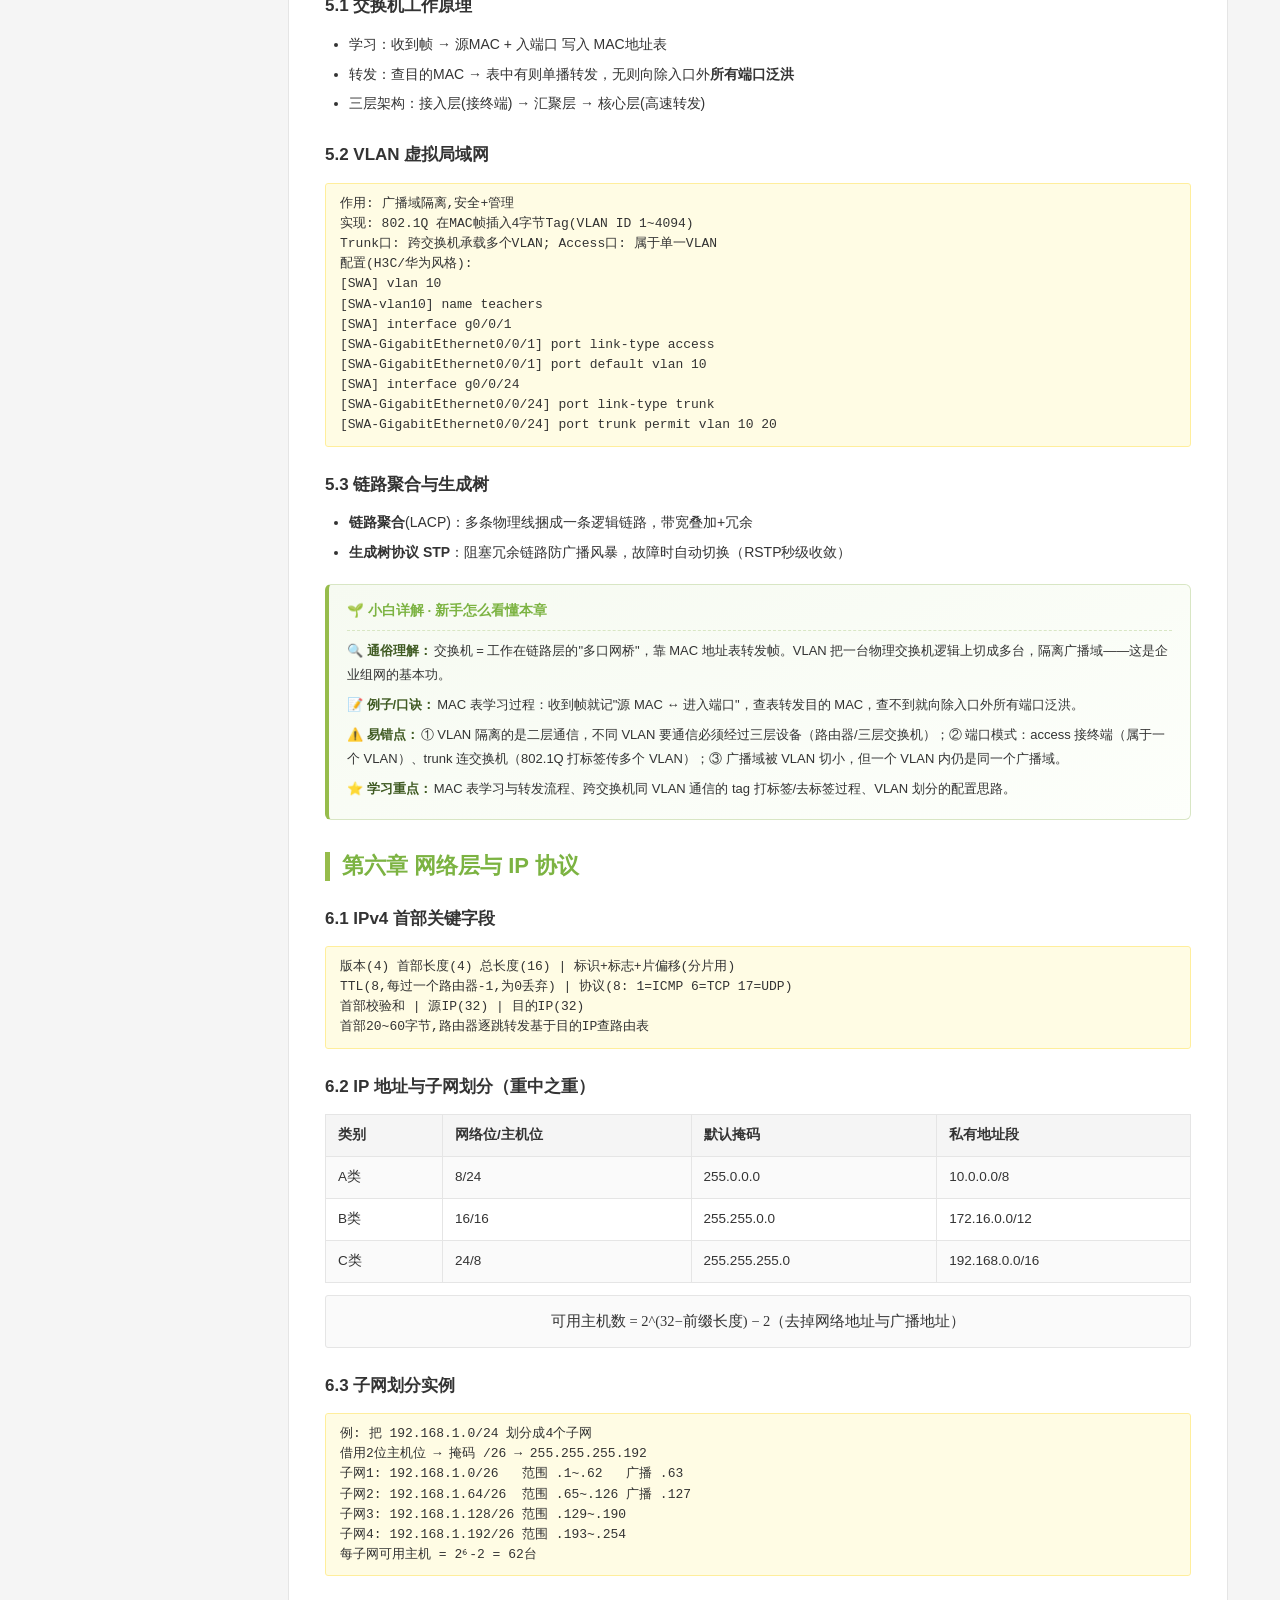
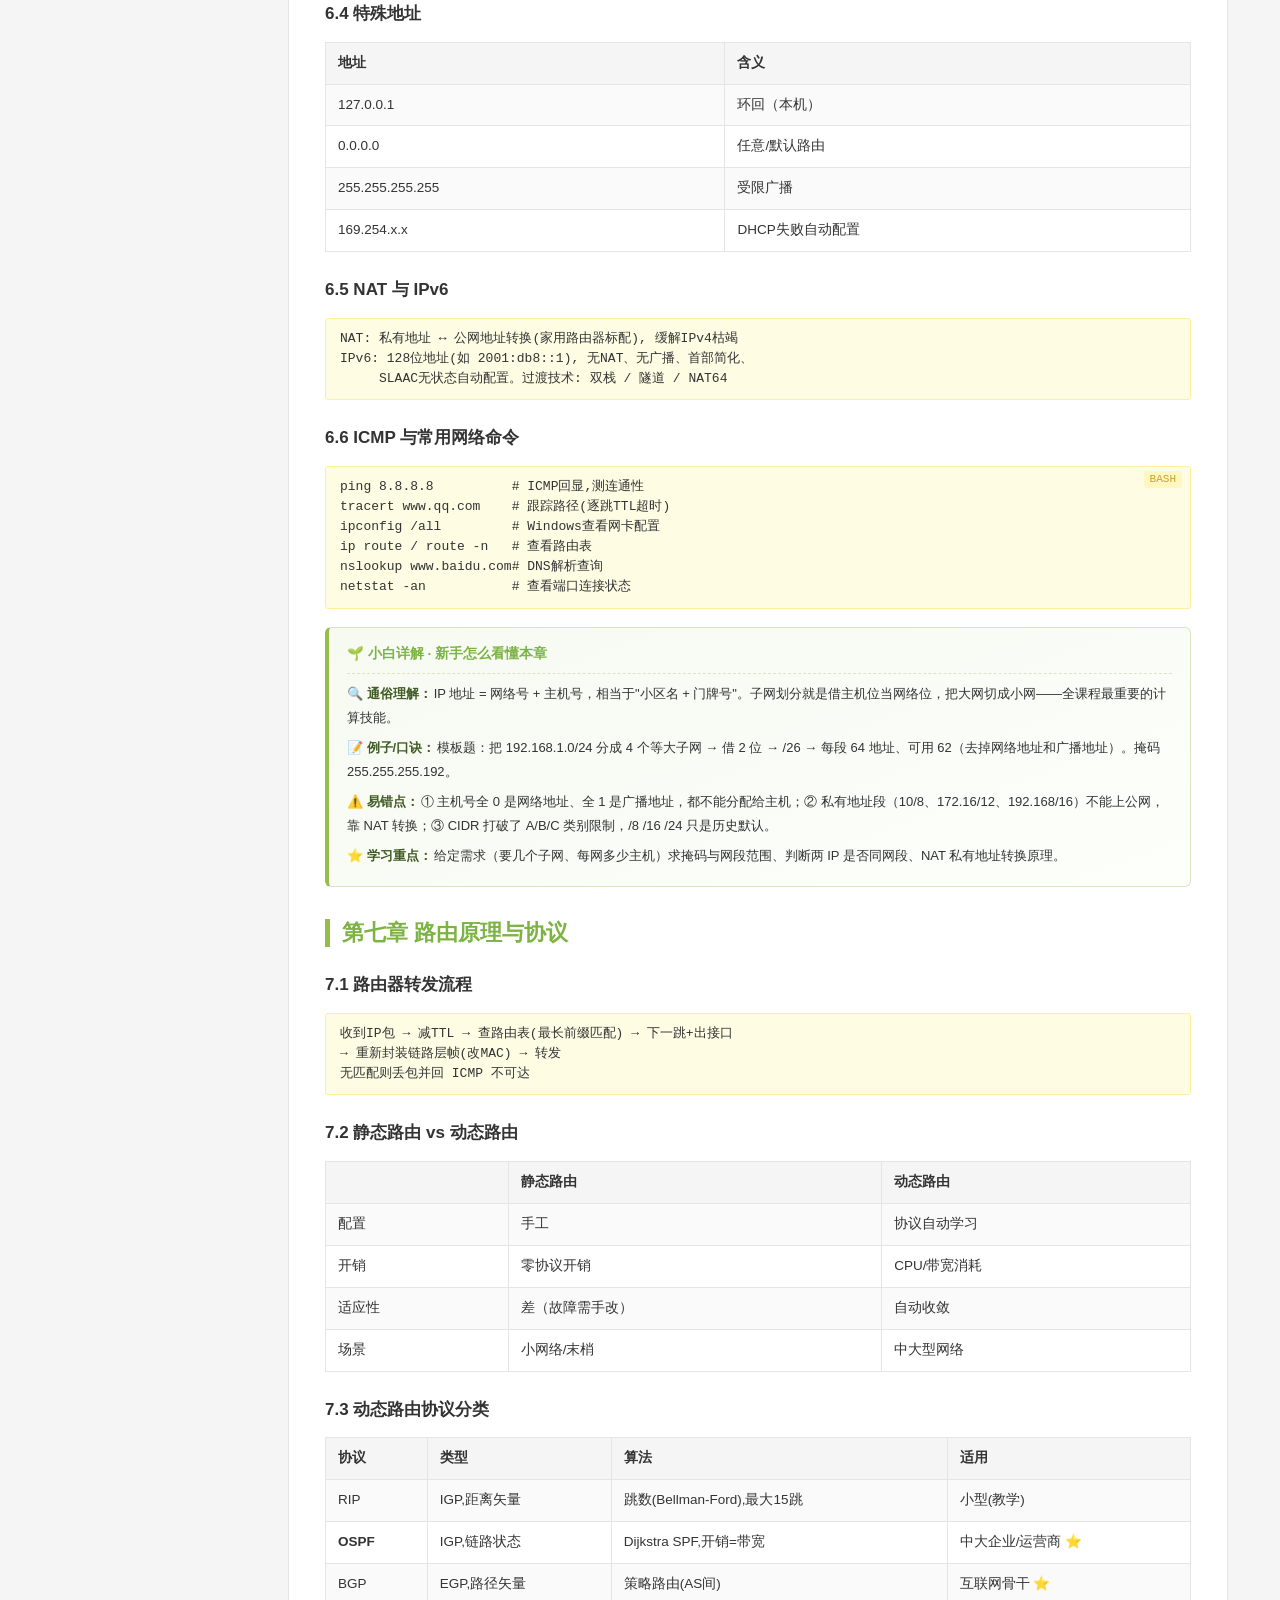
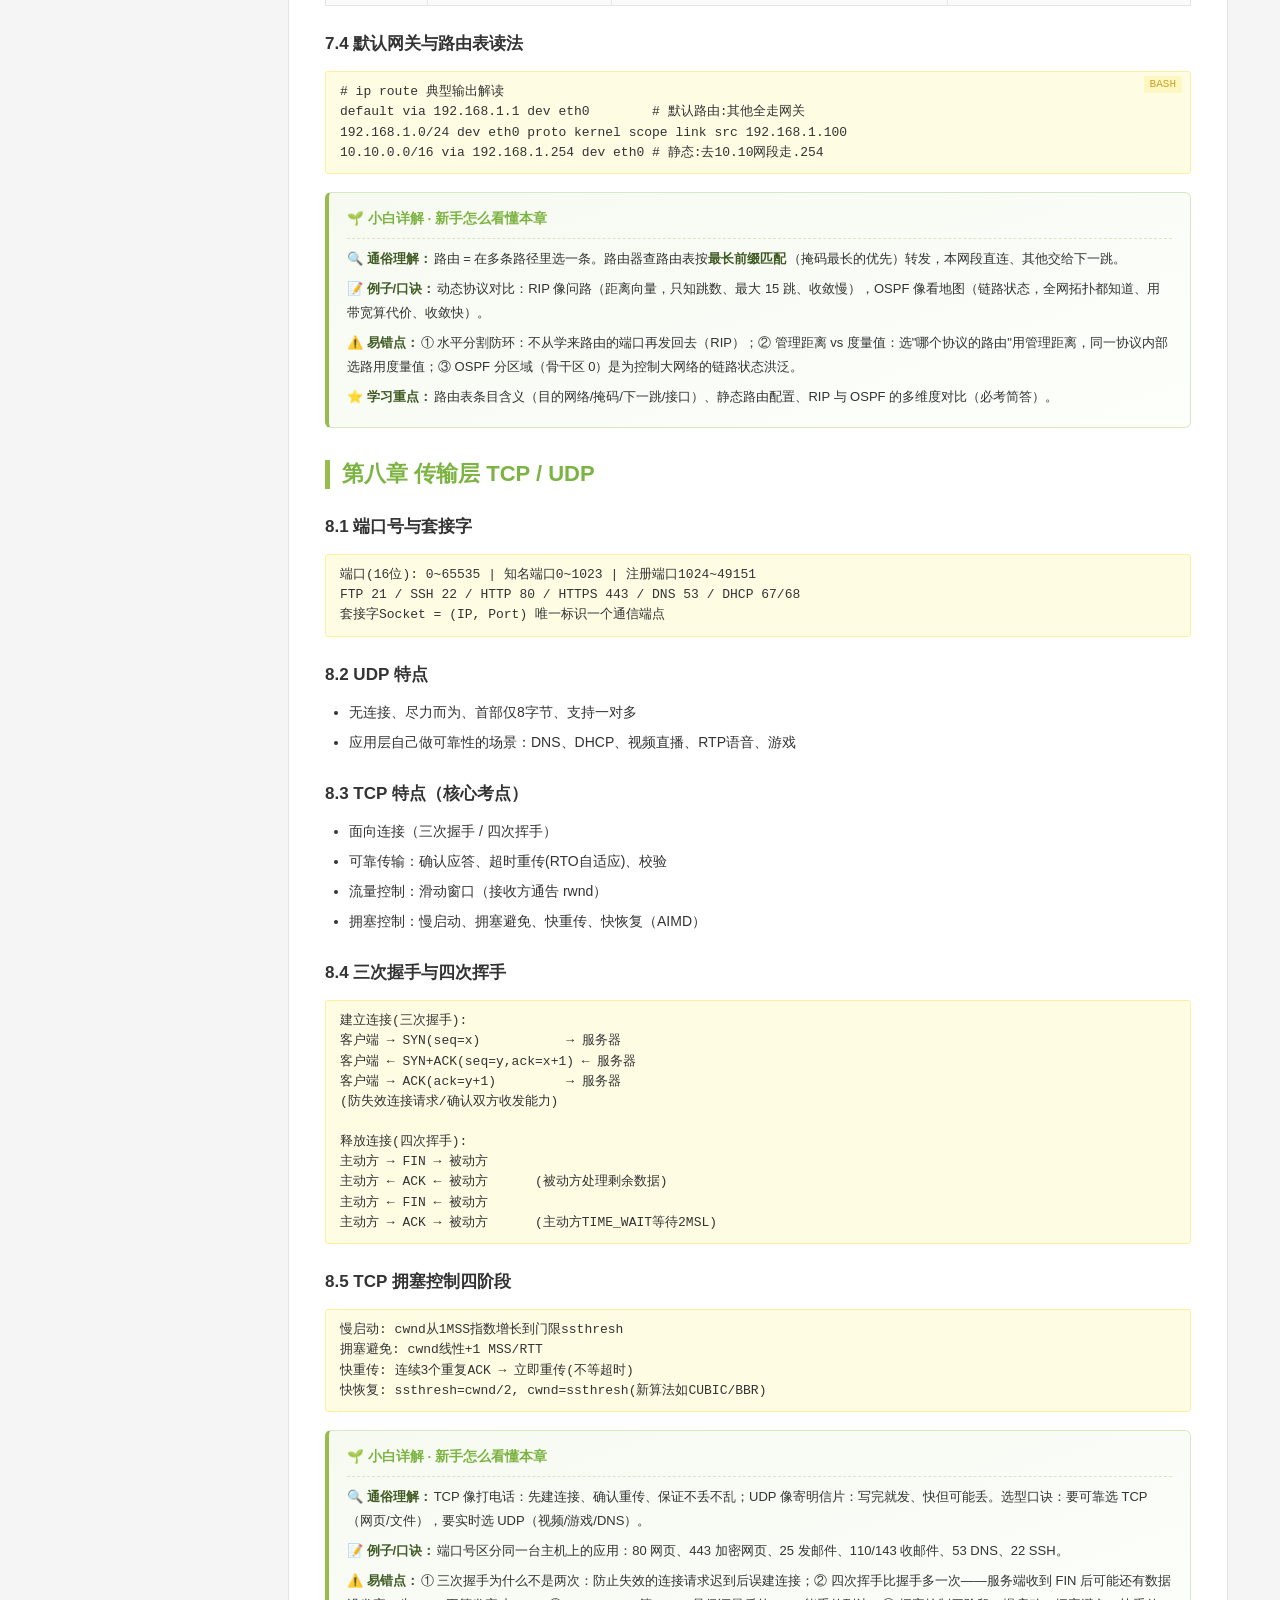
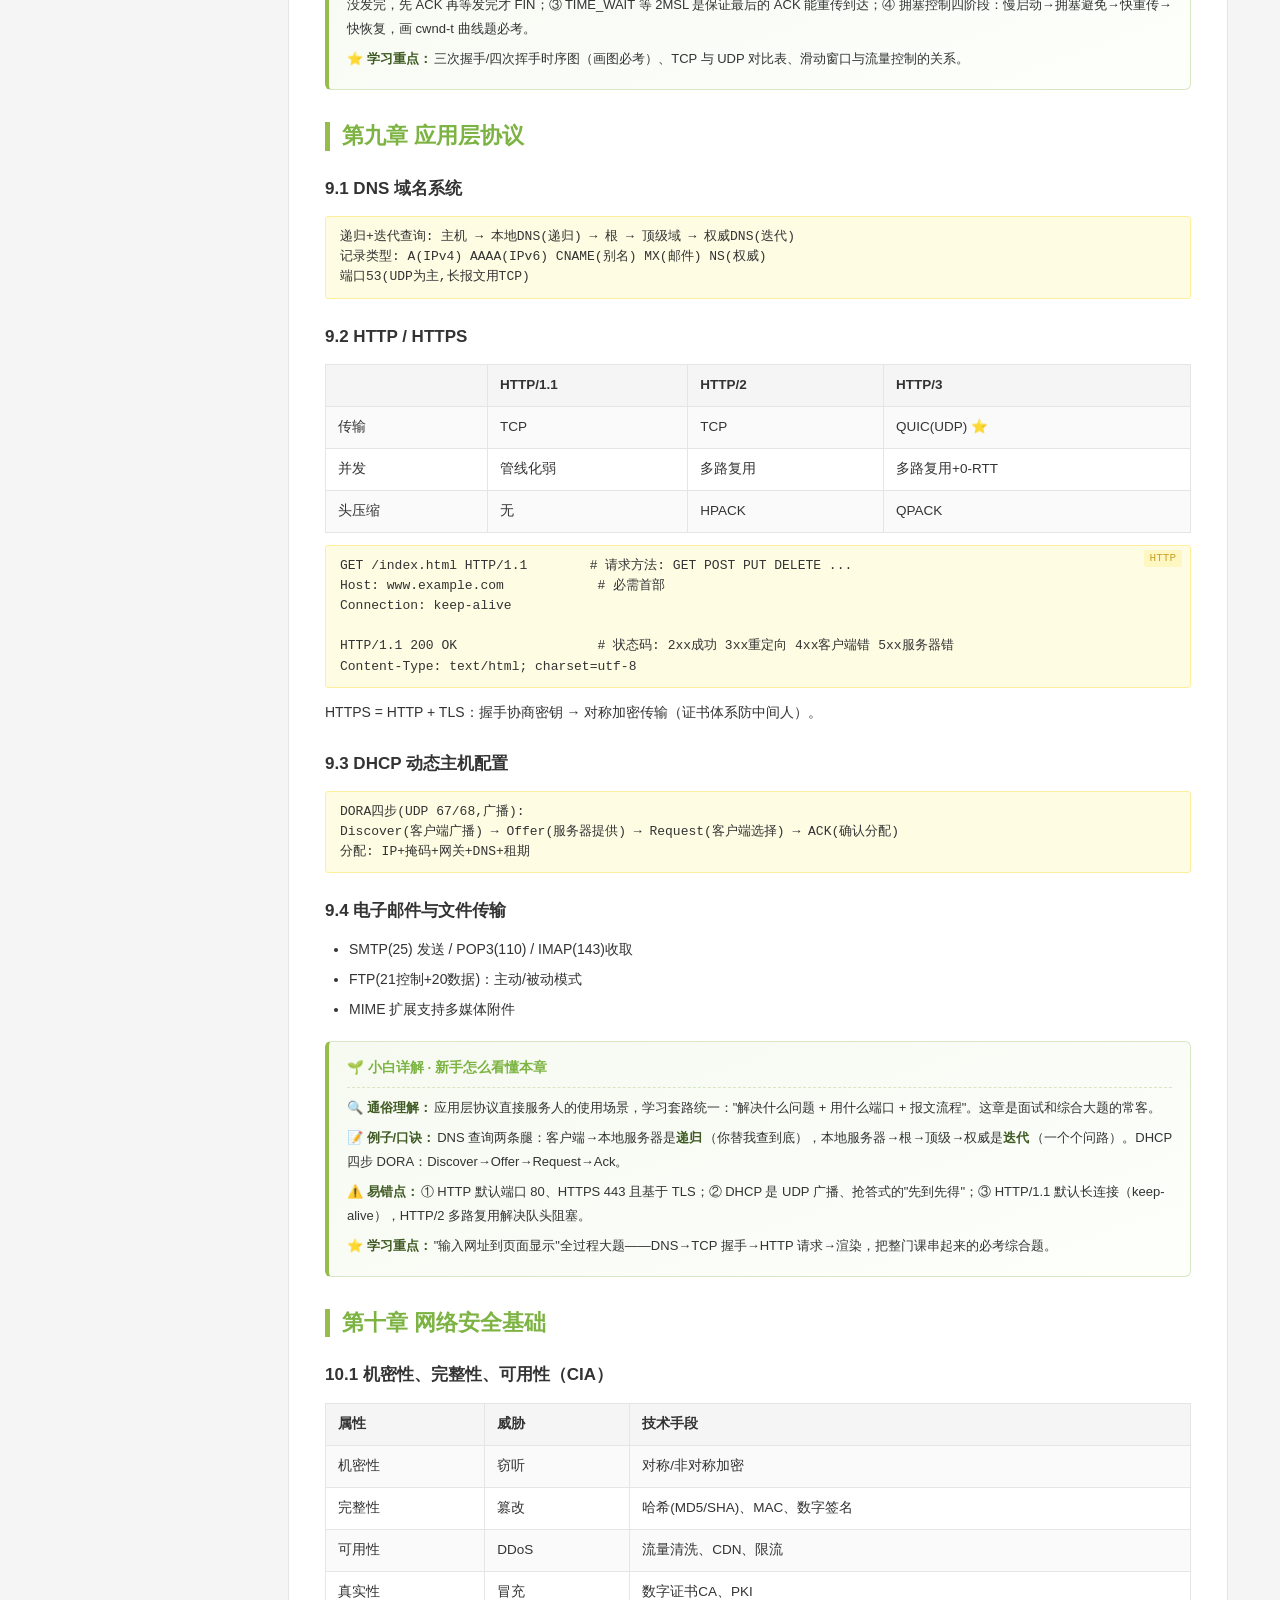
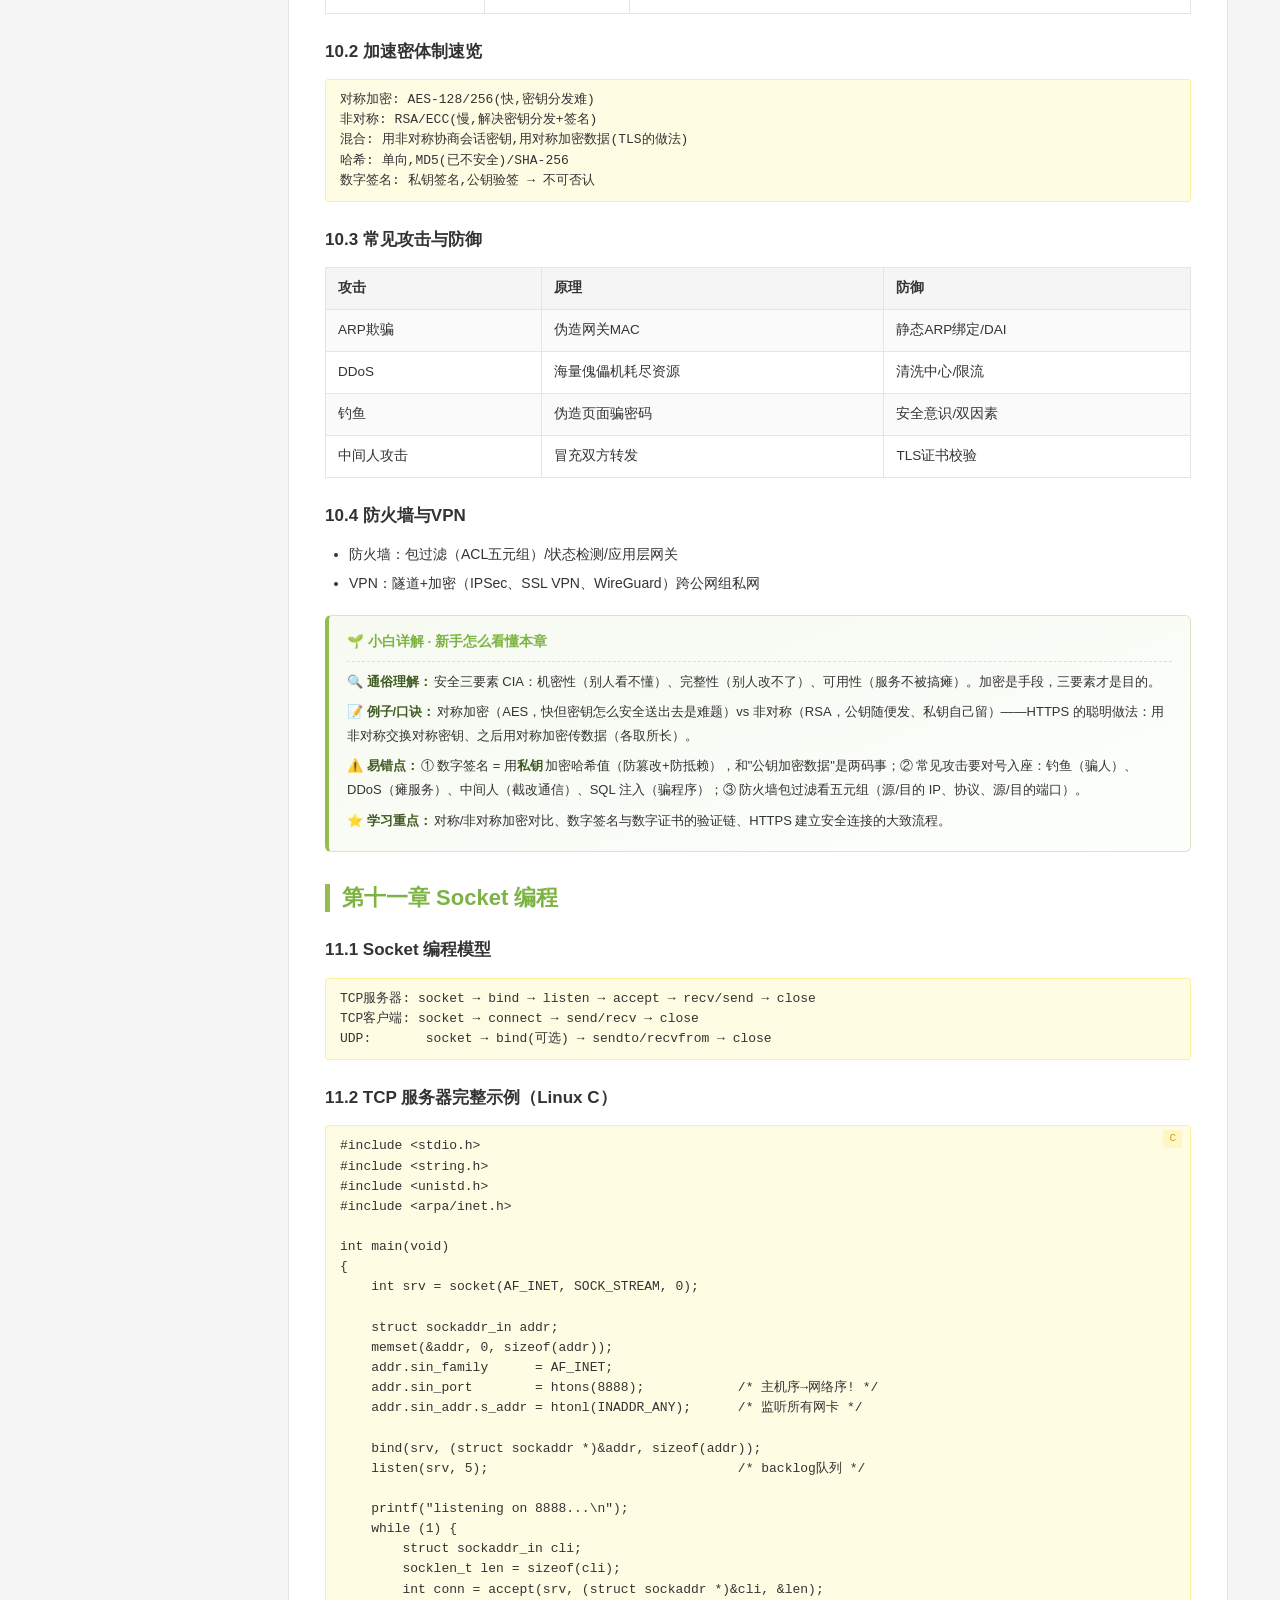
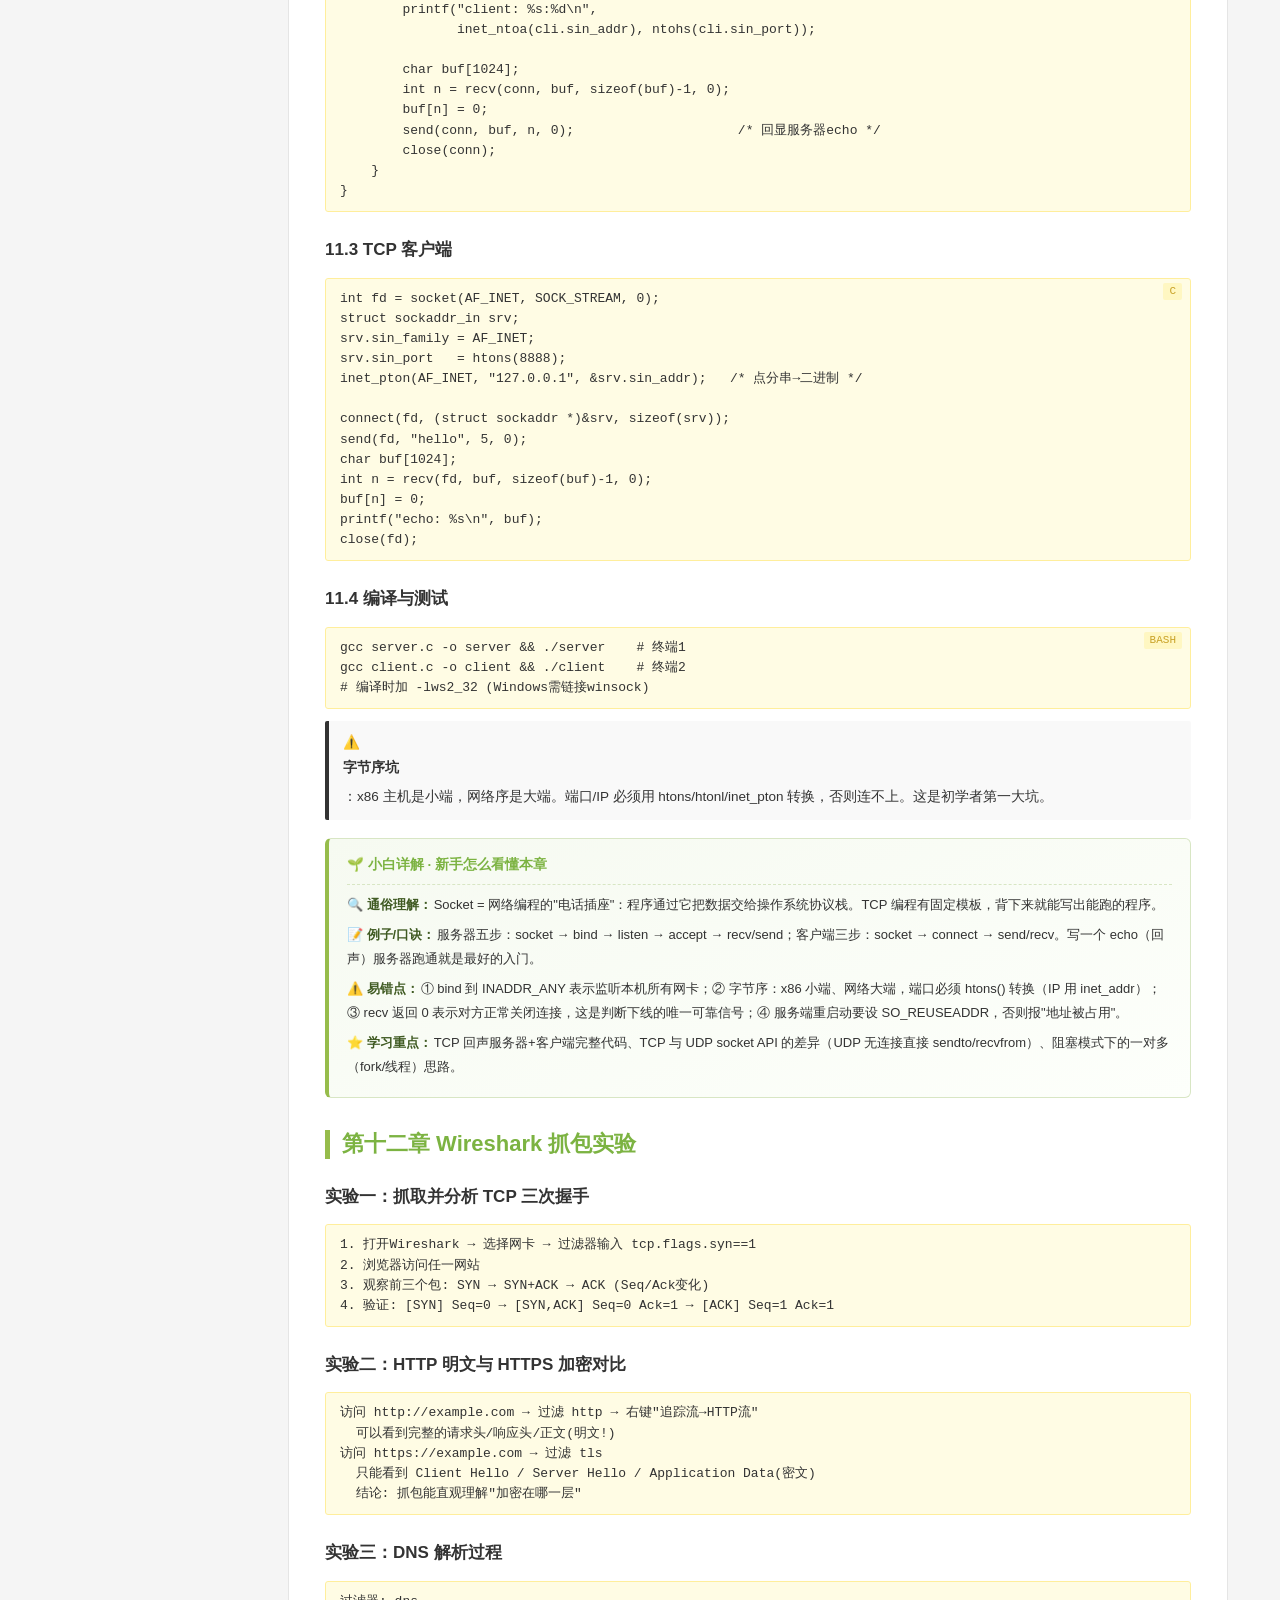
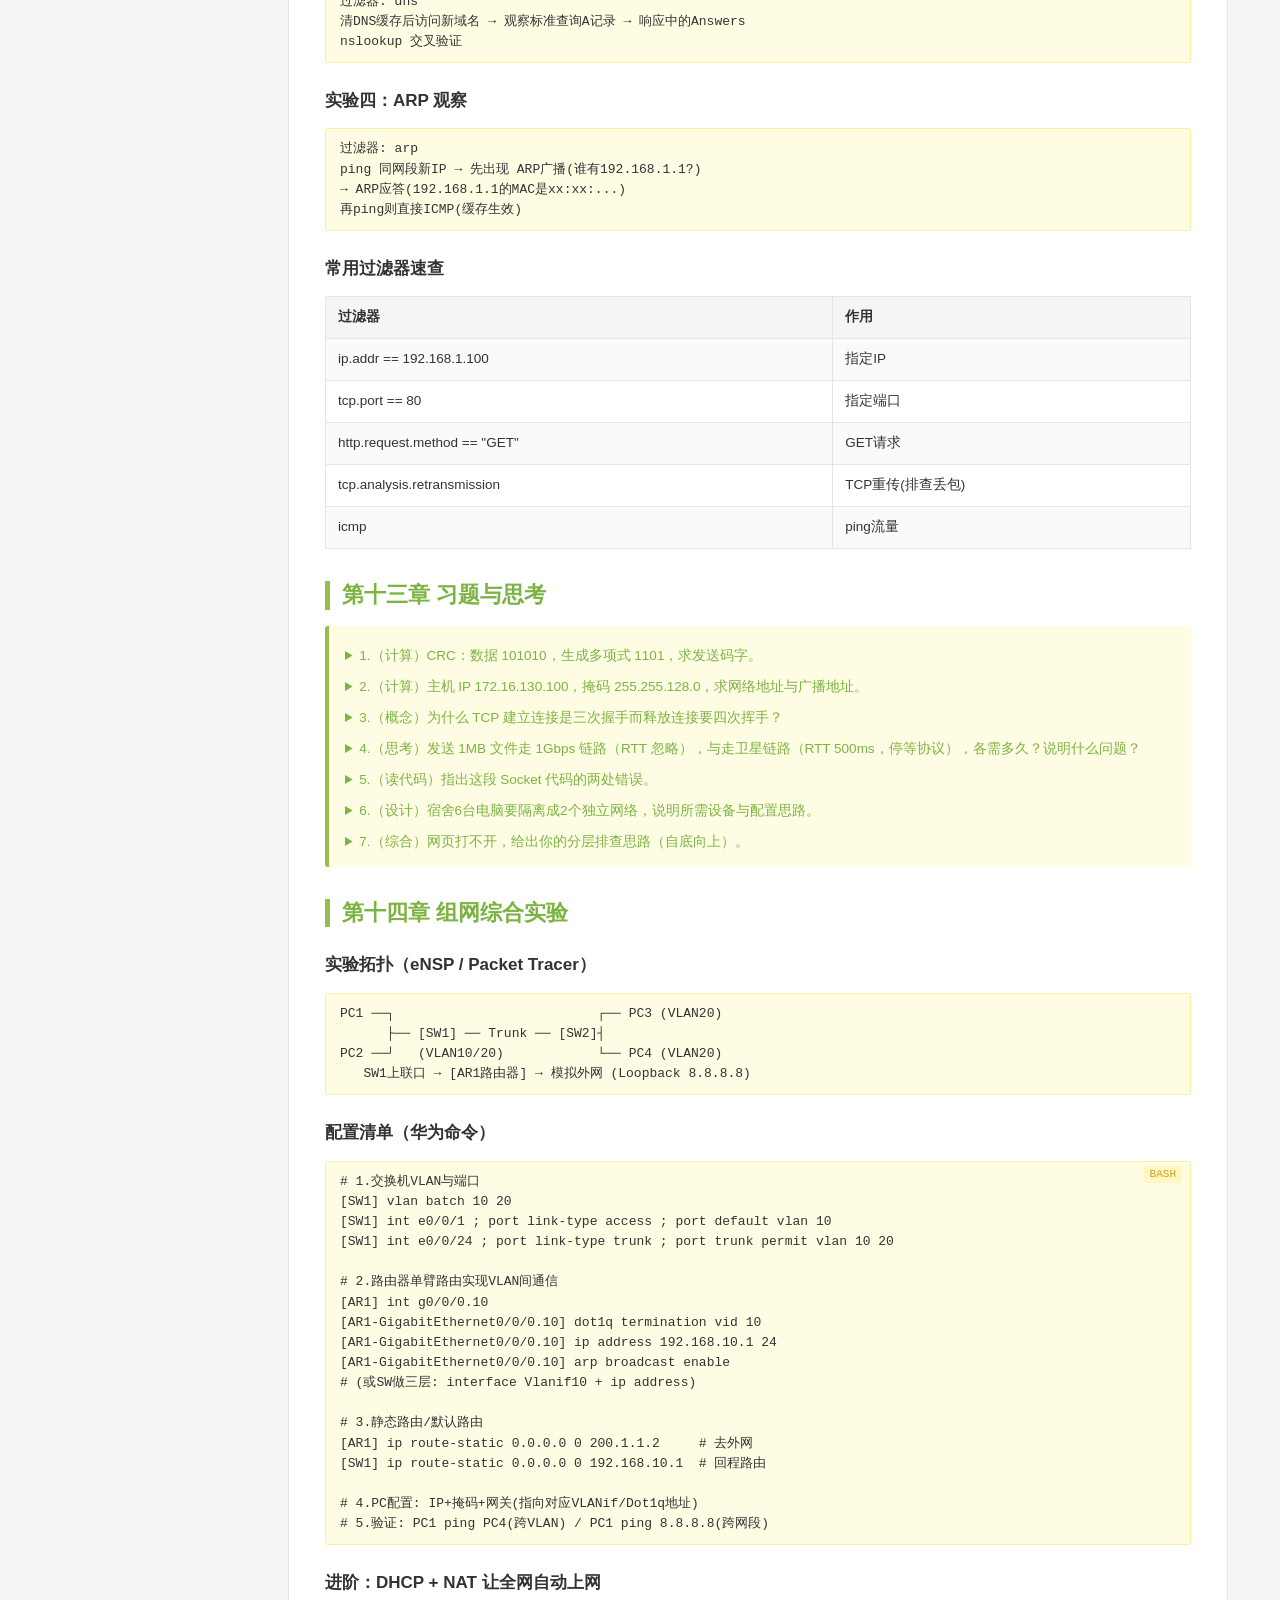
<file: data-network.html>
<!DOCTYPE html>
<html lang="zh-CN">
<head>
<meta charset="UTF-8">
<meta name="viewport" content="width=device-width, initial-scale=1.0">
<title>数据通信与网络技术 - 通信工程学习站</title>
<link rel="stylesheet" href="css/styles.css">
</head>
<body>

<div class="site-header">
  <div class="site-header-inner">
    <a href="index.html" class="brand"><span class="b1">通信工程</span><span class="b2">.CN</span></a>
    <div class="search-box" data-search-host>
      <input type="search" placeholder="搜索本课程章节……" aria-label="搜索">
      <div class="search-results" id="header-search-results" hidden></div>
    </div>
  </div>
</div>

<nav class="site-nav">
  <div class="site-nav-inner">
    <a href="index.html">首页</a>
    <div class="nav-dropdown">
      <a class="dropdown-toggle" tabindex="0">全部教程</a>
      <ul class="dropdown-menu">
        <li class="dd-cat">基础课</li>
        <li><a href="c-programming.html">💻 C 语言程序设计</a></li>
        <li><a href="signal-system.html">📊 信号与系统</a></li>
        <li class="dd-cat">专业核心</li>
        <li><a href="comm-principle.html">📡 通信原理</a></li>
        <li><a href="mcu.html">🔧 单片机原理与应用</a></li>
        <li><a href="data-network.html">🌐 数据通信与网络</a></li>
        <li><a href="mobile-comm.html">📶 移动通信</a></li>
        <li class="dd-cat">工具与平台</li>
        <li><a href="os-linux.html">🐧 操作系统与 Linux</a></li>
      </ul>
    </div>
    <a href="index.html#four-year">学习路线</a>
    <a href="index.html#career">就业方向</a>
    <a href="index.html#news">行业资讯</a>
    <a href="index.html#resources">推荐资源</a>
    <a href="certs.html">证书推荐</a>
  </div>
</nav>

<div class="breadcrumb"><a href="index.html">首页</a><span class="bc-sep">›</span><span>数据通信与网络</span></div>


<div class="layout-2col">
<aside class="sidebar"><div class="sidebar-title"><span class="icon">≡</span> 数据通信与网络技术 目录</div>
  
  <ul>
    <li><a href="#ch1">1. 数据通信基础</a></li>
    <li><a href="#ch2">2. 网络体系结构（OSI/TCP-IP）</a></li>
    <li><a href="#ch3">3. 物理层与传输媒介</a></li>
    <li><a href="#ch4">4. 数据链路层与以太网</a></li>
    <li><a href="#ch5">5. 交换机与VLAN</a></li>
    <li><a href="#ch6">6. 网络层与IP协议</a></li>
    <li><a href="#ch7">7. 路由原理与协议</a></li>
    <li><a href="#ch8">8. 传输层 TCP/UDP</a></li>
    <li><a href="#ch9">9. 应用层协议</a></li>
    <li><a href="#ch10">10. 网络安全基础</a></li>
    <li><a href="#ch11">11. Socket 编程</a></li>
    <li><a href="#ch12">12. Wireshark 抓包实验</a></li>
    <li><a href="#ch13">13. 习题与思考</a></li>
    <li><a href="#ch14">14. 组网综合实验</a></li>
  </ul>
</aside>

<main class="main">

    <div class="course-intro">
      <div class="title-row">
        <h1>🌐 数据通信与网络技术</h1>
        <span class="version-tag">数据通信.x</span>
      </div>
      <p>OSI/TCP-IP 模型、路由交换、 TCP/UDP、 HTTP/S、 Socket 编程、 Wireshark 抓包。</p>
      <p style="font-size:12px;color:var(--text-muted);">📚 建议顺序：从第一章开始依次学习 · 每章后附带习题与实验</p>
    </div>
    <div class="tb-card">
      <div class="tb-head">📖 本课程指定教材</div>
      <div class="tb-body">
        <div class="tb-title">《数据通信与网络技术》</div>
        <div class="tb-meta">
          <span><strong>作者</strong>华为技术有限公司</span>
          <span><strong>出版社</strong>人民邮电出版社</span>
          <span><strong>ISBN</strong>9787115558466</span>
        
        <div class="tb-guide">📘 <strong>小白读法：</strong>华为工程师视角编写，理论与设备配置并重。先记住分层模型这张"地图"，后面每章抓两件事：协议原理 + 华为设备的对应配置命令；实验部分有条件尽量在 eNSP 模拟器里复现。</div></div>
      </div>
    </div>


<!-- ============================ 第一章 ============================ -->
<section class="section" id="ch1">
<h2>第一章 数据通信基础</h2>

<h3>1.1 数据通信系统模型</h3>
<div class="code-block"><pre>源系统(源点+发送器) → 传输系统(信道) → 目的系统(接收器+终点)
五大部件 + 协议(通信双方共同遵守的规则)</pre></div>

<h3>1.2 基本术语</h3>
<table>
  <tr><th>术语</th><th>含义</th></tr>
  <tr><td>码元</td><td>一个数字脉冲（可携带 log₂M bit，M为进制）</td></tr>
  <tr><td>波特率</td><td>码元速率（Baud）</td></tr>
  <tr><td>比特率</td><td>信息速率（bit/s）= 波特率 × log₂M</td></tr>
  <tr><td>带宽(模拟)</td><td>Hz；带宽(数字)：bit/s —— 注意语境</td></tr>
  <tr><td>时延</td><td>发送+传播+处理+排队</td></tr>
</table>

<h3>1.3 时延计算（必考）</h3>
<div class="formula">发送时延 = 分组长度/发送速率　　传播时延 = 距离/传播速度（约2×10⁸ m/s）</div>
<div class="code-block"><pre>例: 1000字节分组, 100Mbps链路, 1000km光纤
发送时延 = 8000bit / 10⁸ bit/s = 80μs
传播时延 = 10⁶m / (2×10⁸m/s) = 5ms   → 传播占绝对主导!</pre></div>

<h3>1.4 交换方式</h3>
<table>
  <tr><th>方式</th><th>原理</th><th>优缺点</th></tr>
  <tr><td>电路交换</td><td>先建立专用通路</td><td>实时好、利用率低（电话）</td></tr>
  <tr><td>报文交换</td><td>整个报文存储转发</td><td>时延大、需大缓存</td></tr>
  <tr><td><strong>分组交换</strong></td><td>切小组存储转发</td><td>灵活高效、有排队时延（因特网）⭐</td></tr>
</table>
<div class="beginner-block">
  <div class="bb-title">🌱 小白详解 · 新手怎么看懂本章</div>
  <p><strong>🔍 通俗理解：</strong>数据通信三要素：信源（发）、信道（传）、信宿（收）。这一章的核心是两个"极限公式"——它们从理论上回答"一条信道最多跑多快"。</p>
  <p><strong>📝 例子/口诀：</strong>无噪声用奈奎斯特 C=2W·log₂M（M 是码元状态数）；有噪声用香农 C=W·log₂(1+S/N)。例：30dB 信噪比 = 1000 倍。</p>
  <p><strong>⚠️ 易错点：</strong>① 波特率（码元/秒）≠ 比特率（bit/s）：一个 M 进制码元携带 log₂M 比特；② 信噪比 dB 与倍数的换算：dB=10·lg(倍数)；③ 两个公式别用混——题目提到"噪声/信噪比"才用香农。</p>
  <p><strong>⭐ 学习重点：</strong>两大极限公式的计算题（必考）、码元速率与信息速率的换算、奈奎斯特与香农的适用条件辨析。</p>
</div>
</section>

<!-- ============================ 第二章 ============================ -->
<section class="section" id="ch2">
<h2>第二章 网络体系结构</h2>

<h3>2.1 OSI 七层模型</h3>
<table>
  <tr><th>层次</th><th>功能</th><th>数据单元</th><th>设备/协议</th></tr>
  <tr><td>7 应用层</td><td>为用户提供服务</td><td>报文</td><td>HTTP/FTP/DNS</td></tr>
  <tr><td>6 表示层</td><td>格式转换/加密压缩</td><td>—</td><td>JPEG/SSL</td></tr>
  <tr><td>5 会话层</td><td>建立管理会话</td><td>—</td><td>RPC</td></tr>
  <tr><td>4 <strong>传输层</strong></td><td>端到端可靠传输</td><td>段(Segment)</td><td>TCP/UDP ⭐</td></tr>
  <tr><td>3 <strong>网络层</strong></td><td>寻址与路由</td><td>包(Packet)</td><td>IP/ICMP/路由器 ⭐</td></tr>
  <tr><td>2 <strong>数据链路层</strong></td><td>相邻节点成帧传输</td><td>帧(Frame)</td><td>以太网/PPP/交换机 ⭐</td></tr>
  <tr><td>1 物理层</td><td>比特传输</td><td>比特(Bit)</td><td>网线/光纤/中继器</td></tr>
</table>
<div class="alert alert-info">💡 记忆口诀（物数网传会表应）：<strong>物联网淑惠试用</strong> —— OSI 是理论模型，实际互联网采用 TCP/IP 四层（应用/传输/网际/网络接口）。</div>

<h3>2.2 封装与解封装</h3>
<div class="code-block"><pre>发送方: 数据 → +TCP头(段) → +IP头(包) → +MAC头+FCS(帧) → 比特流
接收方: 逐层剥头,同层协议对话(逻辑直接通信,物理逐层传递)</pre></div>
<div class="beginner-block">
  <div class="bb-title">🌱 小白详解 · 新手怎么看懂本章</div>
  <p><strong>🔍 通俗理解：</strong>分层 = 把"全球两台电脑通信"这个大问题切成小问题，每层只解决一件事。OSI 七层是理论标准，TCP/IP 四层是工程现实——考试两张图都要会画。</p>
  <p><strong>📝 例子/口诀：</strong>寄快递类比：应用层=写信用内容、传输层=保证不丢不乱序、网络层=选投递路线、链路层=相邻站点接力、物理层=真刀真枪运货。</p>
  <p><strong>⚠️ 易错点：</strong>① TCP/IP 把 OSI 的表示层、会话层并进了应用层；② 数据在各层叫法不同：段（传输层）→包（网络层）→帧（链路层），封装是加头、解封装是去头；③ 协议和服务的区别：协议管"水平"对等层、服务管"垂直"向上一层。</p>
  <p><strong>⭐ 学习重点：</strong>每层功能一句话概括 + 每层代表协议/设备对照表——这是整门课的地图，后面所有章节都挂在它上面。</p>
</div>
</section>

<!-- ============================ 第三章 ============================ -->
<section class="section" id="ch3">
<h2>第三章 物理层与传输媒介</h2>

<h3>3.1 导引型媒介</h3>
<table>
  <tr><th>媒介</th><th>距离</th><th>带宽</th><th>特点</th></tr>
  <tr><td>双绞线(UTP)</td><td>100m</td><td>百MHz</td><td>便宜,568B线序,水晶头</td></tr>
  <tr><td>同轴电缆</td><td>数百m</td><td>高</td><td>抗干扰强,视频/旧以太网</td></tr>
  <tr><td>光纤(单模)</td><td>几十km+</td><td>THz级</td><td>细芯激光,长途干线</td></tr>
  <tr><td>光纤(多模)</td><td>几百m~2km</td><td>高</td><td>粗芯LED,楼宇布线</td></tr>
</table>

<h3>3.2 无线媒介</h3>
<ul>
  <li>无线电：短波（天波反射）、微波（视线中继/卫星）</li>
  <li>ISM 免许可频段：2.4GHz / 5GHz / 60GHz（Wi-Fi、蓝牙共用 2.4G）</li>
  <li>信道复用：FDM 频分 → OFDM 正交频分 → WDM 波分（光纤扩容神器）</li>
</ul>

<h3>3.3 常见物理层标准</h3>
<div class="code-block"><pre>10BASE-T  → 10Mbps 双绞线
100BASE-TX → 快速以太网(百兆)
1000BASE-T → 千兆(四对全双工)
10GBASE-SR → 万兆多模光纤
光纤接口: LC/SC/ST; 双绞线: RJ45</pre></div>
<div class="beginner-block">
  <div class="bb-title">🌱 小白详解 · 新手怎么看懂本章</div>
  <p><strong>🔍 通俗理解：</strong>传输媒介分导向（双绞线、光纤——线拽着走）和非导向（无线电波——空气里飞）。物理层解决"比特怎么变成信号跑起来"。</p>
  <p><strong>📝 例子/口诀：</strong>网线 T568B 线序：橙白橙绿白蓝蓝白绿棕白棕；同类设备用交叉线、异类用直通线（现代设备Auto-MDIX 已能自适应）。光纤：单模传得远用激光、多模传得近用 LED。</p>
  <p><strong>⚠️ 易错点：</strong>① 带宽单位 Hz（模拟频带宽度）与 bit/s（数字速率）是两个不同的量，题目会故意混着考；② 复用三兄弟：FDM 分频段、TDM 分时隙、WDM 是光纤版的 FDM；③ 双绞线绞合是为了减少串扰，不是随便拧的。</p>
  <p><strong>⭐ 学习重点：</strong>双绞线/光纤的对比选型、三种复用技术的应用场景（电话 FDM→TDM、GSM 时隙、波分复用扩容）。</p>
</div>
</section>

<!-- ============================ 第四章 ============================ -->
<section class="section" id="ch4">
<h2>第四章 数据链路层与以太网</h2>

<h3>4.1 链路层的三个基本问题</h3>
<ul>
  <li><strong>封装成帧</strong>：帧定界（MAC帧前导码、PPP标志0x7E）</li>
  <li><strong>透明传输</strong>：字节填充（转义0x7D）/比特填充（连续5个1插0）</li>
  <li><strong>差错检测</strong>：CRC 循环冗余校验（检错不纠错，错则丢弃）</li>
</ul>

<h3>4.2 CRC 校验计算（必考）</h3>
<div class="code-block"><pre>例: 数据 101110, 生成多项式 P=1101 (x³+x²+1)
步骤: 数据后补3个0 → 101110000 ÷ 1101 (模2除法,不借位)
     余数 = 011 → 发送帧 = 101110 011
接收方: 收到的整串除以P,余数为0 → 无错</pre></div>

<h3>4.3 以太网 MAC 帧</h3>
<div class="code-block"><pre>前导码(8B) | 目的MAC(6B) | 源MAC(6B) | 类型(2B) | 数据(46~1500B) | FCS(4B)
类型: 0x0800=IP  0x0806=ARP
MAC地址: 48位全球唯一, 前24位OUI厂商号
MTU = 1500字节(以太网)</pre></div>

<h3>4.4 CSMA/CD 与现代以太网</h3>
<p>传统共享式以太网：载波监听多点接入/碰撞检测（半双工，退避算法）。现代交换式全双工以太网<strong>已无碰撞</strong>，CSMA/CD 仅具历史意义。</p>

<h3>4.5 ARP 协议</h3>
<div class="code-block"><pre>作用: IP地址 → MAC地址(同一局域网内)
流程: 查缓存 → 无则广播ARP请求(目的MAC=FF:FF:FF:FF:FF:FF)
     → 目的主机单播应答 → 写入ARP表(缓存,有生存期)
# arp -a 可查看本机ARP表</pre></div>
<div class="beginner-block">
  <div class="bb-title">🌱 小白详解 · 新手怎么看懂本章</div>
  <p><strong>🔍 通俗理解：</strong>链路层管"相邻两个节点之间怎么可靠传帧"：封装成帧、差错检测（CRC）、介质访问（CSMA/CD）。以太网帧是全世界用得最多的帧格式。</p>
  <p><strong>📝 例子/口诀：</strong>MAC 帧结构背下来：目的 MAC(6B) + 源 MAC(6B) + 类型(2B) + 数据(46~1500B) + FCS(4B)。MAC 地址 = 网卡的全球唯一身份证，前 24 位是厂商标识 OUI。</p>
  <p><strong>⚠️ 易错点：</strong>① CRC 只能检错不能纠错；② 最小帧长 64 字节源自冲突检测时隙（太短的帧没发完冲突就检测不到）；③ CSMA/CD"先听后发、边发边听、冲突退避"只在半双工有效，全双工交换网络已不用；④ MAC 帧没有 TTL，广播风暴靠环路防护解决。</p>
  <p><strong>⭐ 学习重点：</strong>以太网帧格式画图题、CRC 模 2 除法手算、CSMA/CD 的工作流程与最小帧长推导。</p>
</div>
</section>

<!-- ============================ 第五章 ============================ -->
<section class="section" id="ch5">
<h2>第五章 交换机与 VLAN</h2>

<h3>5.1 交换机工作原理</h3>
<ul>
  <li>学习：收到帧 → 源MAC + 入端口 写入 MAC地址表</li>
  <li>转发：查目的MAC → 表中有则单播转发，无则向除入口外<strong>所有端口泛洪</strong></li>
  <li>三层架构：接入层(接终端) → 汇聚层 → 核心层(高速转发)</li>
</ul>

<h3>5.2 VLAN 虚拟局域网</h3>
<div class="code-block"><pre>作用: 广播域隔离,安全+管理
实现: 802.1Q 在MAC帧插入4字节Tag(VLAN ID 1~4094)
Trunk口: 跨交换机承载多个VLAN; Access口: 属于单一VLAN
配置(H3C/华为风格):
[SWA] vlan 10
[SWA-vlan10] name teachers
[SWA] interface g0/0/1
[SWA-GigabitEthernet0/0/1] port link-type access
[SWA-GigabitEthernet0/0/1] port default vlan 10
[SWA] interface g0/0/24
[SWA-GigabitEthernet0/0/24] port link-type trunk
[SWA-GigabitEthernet0/0/24] port trunk permit vlan 10 20</pre></div>

<h3>5.3 链路聚合与生成树</h3>
<ul>
  <li><strong>链路聚合</strong>(LACP)：多条物理线捆成一条逻辑链路，带宽叠加+冗余</li>
  <li><strong>生成树协议 STP</strong>：阻塞冗余链路防广播风暴，故障时自动切换（RSTP秒级收敛）</li>
</ul>
<div class="beginner-block">
  <div class="bb-title">🌱 小白详解 · 新手怎么看懂本章</div>
  <p><strong>🔍 通俗理解：</strong>交换机 = 工作在链路层的"多口网桥"，靠 MAC 地址表转发帧。VLAN 把一台物理交换机逻辑上切成多台，隔离广播域——这是企业组网的基本功。</p>
  <p><strong>📝 例子/口诀：</strong>MAC 表学习过程：收到帧就记"源 MAC ↔ 进入端口"，查表转发目的 MAC，查不到就向除入口外所有端口泛洪。</p>
  <p><strong>⚠️ 易错点：</strong>① VLAN 隔离的是二层通信，不同 VLAN 要通信必须经过三层设备（路由器/三层交换机）；② 端口模式：access 接终端（属于一个 VLAN）、trunk 连交换机（802.1Q 打标签传多个 VLAN）；③ 广播域被 VLAN 切小，但一个 VLAN 内仍是同一个广播域。</p>
  <p><strong>⭐ 学习重点：</strong>MAC 表学习与转发流程、跨交换机同 VLAN 通信的 tag 打标签/去标签过程、VLAN 划分的配置思路。</p>
</div>
</section>

<!-- ============================ 第六章 ============================ -->
<section class="section" id="ch6">
<h2>第六章 网络层与 IP 协议</h2>

<h3>6.1 IPv4 首部关键字段</h3>
<div class="code-block"><pre>版本(4) 首部长度(4) 总长度(16) | 标识+标志+片偏移(分片用)
TTL(8,每过一个路由器-1,为0丢弃) | 协议(8: 1=ICMP 6=TCP 17=UDP)
首部校验和 | 源IP(32) | 目的IP(32)
首部20~60字节,路由器逐跳转发基于目的IP查路由表</pre></div>

<h3>6.2 IP 地址与子网划分（重中之重）</h3>
<table>
  <tr><th>类别</th><th>网络位/主机位</th><th>默认掩码</th><th>私有地址段</th></tr>
  <tr><td>A类</td><td>8/24</td><td>255.0.0.0</td><td>10.0.0.0/8</td></tr>
  <tr><td>B类</td><td>16/16</td><td>255.255.0.0</td><td>172.16.0.0/12</td></tr>
  <tr><td>C类</td><td>24/8</td><td>255.255.255.0</td><td>192.168.0.0/16</td></tr>
</table>
<div class="formula">可用主机数 = 2^(32−前缀长度) − 2（去掉网络地址与广播地址）</div>

<h3>6.3 子网划分实例</h3>
<div class="code-block"><pre>例: 把 192.168.1.0/24 划分成4个子网
借用2位主机位 → 掩码 /26 → 255.255.255.192
子网1: 192.168.1.0/26   范围 .1~.62   广播 .63
子网2: 192.168.1.64/26  范围 .65~.126 广播 .127
子网3: 192.168.1.128/26 范围 .129~.190
子网4: 192.168.1.192/26 范围 .193~.254
每子网可用主机 = 2⁶-2 = 62台</pre></div>

<h3>6.4 特殊地址</h3>
<table>
  <tr><th>地址</th><th>含义</th></tr>
  <tr><td>127.0.0.1</td><td>环回（本机）</td></tr>
  <tr><td>0.0.0.0</td><td>任意/默认路由</td></tr>
  <tr><td>255.255.255.255</td><td>受限广播</td></tr>
  <tr><td>169.254.x.x</td><td>DHCP失败自动配置</td></tr>
</table>

<h3>6.5 NAT 与 IPv6</h3>
<div class="code-block"><pre>NAT: 私有地址 ↔ 公网地址转换(家用路由器标配), 缓解IPv4枯竭
IPv6: 128位地址(如 2001:db8::1), 无NAT、无广播、首部简化、
     SLAAC无状态自动配置。过渡技术: 双栈 / 隧道 / NAT64</pre></div>

<h3>6.6 ICMP 与常用网络命令</h3>
<div class="code-block"><pre class="language-bash">ping 8.8.8.8          # ICMP回显,测连通性
tracert www.qq.com    # 跟踪路径(逐跳TTL超时)
ipconfig /all         # Windows查看网卡配置
ip route / route -n   # 查看路由表
nslookup www.baidu.com# DNS解析查询
netstat -an           # 查看端口连接状态</pre></div>
<div class="beginner-block">
  <div class="bb-title">🌱 小白详解 · 新手怎么看懂本章</div>
  <p><strong>🔍 通俗理解：</strong>IP 地址 = 网络号 + 主机号，相当于"小区名 + 门牌号"。子网划分就是借主机位当网络位，把大网切成小网——全课程最重要的计算技能。</p>
  <p><strong>📝 例子/口诀：</strong>模板题：把 192.168.1.0/24 分成 4 个等大子网 → 借 2 位 → /26 → 每段 64 地址、可用 62（去掉网络地址和广播地址）。掩码 255.255.255.192。</p>
  <p><strong>⚠️ 易错点：</strong>① 主机号全 0 是网络地址、全 1 是广播地址，都不能分配给主机；② 私有地址段（10/8、172.16/12、192.168/16）不能上公网，靠 NAT 转换；③ CIDR 打破了 A/B/C 类别限制，/8 /16 /24 只是历史默认。</p>
  <p><strong>⭐ 学习重点：</strong>给定需求（要几个子网、每网多少主机）求掩码与网段范围、判断两 IP 是否同网段、NAT 私有地址转换原理。</p>
</div>
</section>

<!-- ============================ 第七章 ============================ -->
<section class="section" id="ch7">
<h2>第七章 路由原理与协议</h2>

<h3>7.1 路由器转发流程</h3>
<div class="code-block"><pre>收到IP包 → 减TTL → 查路由表(最长前缀匹配) → 下一跳+出接口
→ 重新封装链路层帧(改MAC) → 转发
无匹配则丢包并回 ICMP 不可达</pre></div>

<h3>7.2 静态路由 vs 动态路由</h3>
<table>
  <tr><th></th><th>静态路由</th><th>动态路由</th></tr>
  <tr><td>配置</td><td>手工</td><td>协议自动学习</td></tr>
  <tr><td>开销</td><td>零协议开销</td><td>CPU/带宽消耗</td></tr>
  <tr><td>适应性</td><td>差（故障需手改）</td><td>自动收敛</td></tr>
  <tr><td>场景</td><td>小网络/末梢</td><td>中大型网络</td></tr>
</table>

<h3>7.3 动态路由协议分类</h3>
<table>
  <tr><th>协议</th><th>类型</th><th>算法</th><th>适用</th></tr>
  <tr><td>RIP</td><td>IGP,距离矢量</td><td>跳数(Bellman-Ford),最大15跳</td><td>小型(教学)</td></tr>
  <tr><td><strong>OSPF</strong></td><td>IGP,链路状态</td><td>Dijkstra SPF,开销=带宽</td><td>中大企业/运营商 ⭐</td></tr>
  <tr><td>BGP</td><td>EGP,路径矢量</td><td>策略路由(AS间)</td><td>互联网骨干 ⭐</td></tr>
</table>

<h3>7.4 默认网关与路由表读法</h3>
<div class="code-block"><pre class="language-bash"># ip route 典型输出解读
default via 192.168.1.1 dev eth0        # 默认路由:其他全走网关
192.168.1.0/24 dev eth0 proto kernel scope link src 192.168.1.100
10.10.0.0/16 via 192.168.1.254 dev eth0 # 静态:去10.10网段走.254</pre></div>
<div class="beginner-block">
  <div class="bb-title">🌱 小白详解 · 新手怎么看懂本章</div>
  <p><strong>🔍 通俗理解：</strong>路由 = 在多条路径里选一条。路由器查路由表按<strong>最长前缀匹配</strong>（掩码最长的优先）转发，本网段直连、其他交给下一跳。</p>
  <p><strong>📝 例子/口诀：</strong>动态协议对比：RIP 像问路（距离向量，只知跳数、最大 15 跳、收敛慢），OSPF 像看地图（链路状态，全网拓扑都知道、用带宽算代价、收敛快）。</p>
  <p><strong>⚠️ 易错点：</strong>① 水平分割防环：不从学来路由的端口再发回去（RIP）；② 管理距离 vs 度量值：选"哪个协议的路由"用管理距离，同一协议内部选路用度量值；③ OSPF 分区域（骨干区 0）是为控制大网络的链路状态洪泛。</p>
  <p><strong>⭐ 学习重点：</strong>路由表条目含义（目的网络/掩码/下一跳/接口）、静态路由配置、RIP 与 OSPF 的多维度对比（必考简答）。</p>
</div>
</section>

<!-- ============================ 第八章 ============================ -->
<section class="section" id="ch8">
<h2>第八章 传输层 TCP / UDP</h2>

<h3>8.1 端口号与套接字</h3>
<div class="code-block"><pre>端口(16位): 0~65535 | 知名端口0~1023 | 注册端口1024~49151
FTP 21 / SSH 22 / HTTP 80 / HTTPS 443 / DNS 53 / DHCP 67/68
套接字Socket = (IP, Port) 唯一标识一个通信端点</pre></div>

<h3>8.2 UDP 特点</h3>
<ul>
  <li>无连接、尽力而为、首部仅8字节、支持一对多</li>
  <li>应用层自己做可靠性的场景：DNS、DHCP、视频直播、RTP语音、游戏</li>
</ul>

<h3>8.3 TCP 特点（核心考点）</h3>
<ul>
  <li>面向连接（三次握手 / 四次挥手）</li>
  <li>可靠传输：确认应答、超时重传(RTO自适应)、校验</li>
  <li>流量控制：滑动窗口（接收方通告 rwnd）</li>
  <li>拥塞控制：慢启动、拥塞避免、快重传、快恢复（AIMD）</li>
</ul>

<h3>8.4 三次握手与四次挥手</h3>
<div class="code-block"><pre>建立连接(三次握手):
客户端 → SYN(seq=x)           → 服务器
客户端 ← SYN+ACK(seq=y,ack=x+1) ← 服务器
客户端 → ACK(ack=y+1)         → 服务器
(防失效连接请求/确认双方收发能力)

释放连接(四次挥手):
主动方 → FIN → 被动方
主动方 ← ACK ← 被动方      (被动方处理剩余数据)
主动方 ← FIN ← 被动方
主动方 → ACK → 被动方      (主动方TIME_WAIT等待2MSL)</pre></div>

<h3>8.5 TCP 拥塞控制四阶段</h3>
<div class="code-block"><pre>慢启动: cwnd从1MSS指数增长到门限ssthresh
拥塞避免: cwnd线性+1 MSS/RTT
快重传: 连续3个重复ACK → 立即重传(不等超时)
快恢复: ssthresh=cwnd/2, cwnd=ssthresh(新算法如CUBIC/BBR)</pre></div>
<div class="beginner-block">
  <div class="bb-title">🌱 小白详解 · 新手怎么看懂本章</div>
  <p><strong>🔍 通俗理解：</strong>TCP 像打电话：先建连接、确认重传、保证不丢不乱；UDP 像寄明信片：写完就发、快但可能丢。选型口诀：要可靠选 TCP（网页/文件），要实时选 UDP（视频/游戏/DNS）。</p>
  <p><strong>📝 例子/口诀：</strong>端口号区分同一台主机上的应用：80 网页、443 加密网页、25 发邮件、110/143 收邮件、53 DNS、22 SSH。</p>
  <p><strong>⚠️ 易错点：</strong>① 三次握手为什么不是两次：防止失效的连接请求迟到后误建连接；② 四次挥手比握手多一次——服务端收到 FIN 后可能还有数据没发完，先 ACK 再等发完才 FIN；③ TIME_WAIT 等 2MSL 是保证最后的 ACK 能重传到达；④ 拥塞控制四阶段：慢启动→拥塞避免→快重传→快恢复，画 cwnd-t 曲线题必考。</p>
  <p><strong>⭐ 学习重点：</strong>三次握手/四次挥手时序图（画图必考）、TCP 与 UDP 对比表、滑动窗口与流量控制的关系。</p>
</div>
</section>

<!-- ============================ 第九章 ============================ -->
<section class="section" id="ch9">
<h2>第九章 应用层协议</h2>

<h3>9.1 DNS 域名系统</h3>
<div class="code-block"><pre>递归+迭代查询: 主机 → 本地DNS(递归) → 根 → 顶级域 → 权威DNS(迭代)
记录类型: A(IPv4) AAAA(IPv6) CNAME(别名) MX(邮件) NS(权威)
端口53(UDP为主,长报文用TCP)</pre></div>

<h3>9.2 HTTP / HTTPS</h3>
<table>
  <tr><th></th><th>HTTP/1.1</th><th>HTTP/2</th><th>HTTP/3</th></tr>
  <tr><td>传输</td><td>TCP</td><td>TCP</td><td>QUIC(UDP) ⭐</td></tr>
  <tr><td>并发</td><td>管线化弱</td><td>多路复用</td><td>多路复用+0-RTT</td></tr>
  <tr><td>头压缩</td><td>无</td><td>HPACK</td><td>QPACK</td></tr>
</table>
<div class="code-block"><pre class="language-http">GET /index.html HTTP/1.1        # 请求方法: GET POST PUT DELETE ...
Host: www.example.com            # 必需首部
Connection: keep-alive

HTTP/1.1 200 OK                  # 状态码: 2xx成功 3xx重定向 4xx客户端错 5xx服务器错
Content-Type: text/html; charset=utf-8</pre></div>
<p>HTTPS = HTTP + TLS：握手协商密钥 → 对称加密传输（证书体系防中间人）。</p>

<h3>9.3 DHCP 动态主机配置</h3>
<div class="code-block"><pre>DORA四步(UDP 67/68,广播):
Discover(客户端广播) → Offer(服务器提供) → Request(客户端选择) → ACK(确认分配)
分配: IP+掩码+网关+DNS+租期</pre></div>

<h3>9.4 电子邮件与文件传输</h3>
<ul>
  <li>SMTP(25) 发送 / POP3(110) / IMAP(143)收取</li>
  <li>FTP(21控制+20数据)：主动/被动模式</li>
  <li>MIME 扩展支持多媒体附件</li>
</ul>
<div class="beginner-block">
  <div class="bb-title">🌱 小白详解 · 新手怎么看懂本章</div>
  <p><strong>🔍 通俗理解：</strong>应用层协议直接服务人的使用场景，学习套路统一："解决什么问题 + 用什么端口 + 报文流程"。这章是面试和综合大题的常客。</p>
  <p><strong>📝 例子/口诀：</strong>DNS 查询两条腿：客户端→本地服务器是<strong>递归</strong>（你替我查到底），本地服务器→根→顶级→权威是<strong>迭代</strong>（一个个问路）。DHCP 四步 DORA：Discover→Offer→Request→Ack。</p>
  <p><strong>⚠️ 易错点：</strong>① HTTP 默认端口 80、HTTPS 443 且基于 TLS；② DHCP 是 UDP 广播、抢答式的"先到先得"；③ HTTP/1.1 默认长连接（keep-alive），HTTP/2 多路复用解决队头阻塞。</p>
  <p><strong>⭐ 学习重点：</strong>"输入网址到页面显示"全过程大题——DNS→TCP 握手→HTTP 请求→渲染，把整门课串起来的必考综合题。</p>
</div>
</section>

<!-- ============================ 第十章 ============================ -->
<section class="section" id="ch10">
<h2>第十章 网络安全基础</h2>

<h3>10.1 机密性、完整性、可用性（CIA）</h3>
<table>
  <tr><th>属性</th><th>威胁</th><th>技术手段</th></tr>
  <tr><td>机密性</td><td>窃听</td><td>对称/非对称加密</td></tr>
  <tr><td>完整性</td><td>篡改</td><td>哈希(MD5/SHA)、MAC、数字签名</td></tr>
  <tr><td>可用性</td><td>DDoS</td><td>流量清洗、CDN、限流</td></tr>
  <tr><td>真实性</td><td>冒充</td><td>数字证书CA、PKI</td></tr>
</table>

<h3>10.2 加速密体制速览</h3>
<div class="code-block"><pre>对称加密: AES-128/256(快,密钥分发难)
非对称: RSA/ECC(慢,解决密钥分发+签名)
混合: 用非对称协商会话密钥,用对称加密数据(TLS的做法)
哈希: 单向,MD5(已不安全)/SHA-256
数字签名: 私钥签名,公钥验签 → 不可否认</pre></div>

<h3>10.3 常见攻击与防御</h3>
<table>
  <tr><th>攻击</th><th>原理</th><th>防御</th></tr>
  <tr><td>ARP欺骗</td><td>伪造网关MAC</td><td>静态ARP绑定/DAI</td></tr>
  <tr><td>DDoS</td><td>海量傀儡机耗尽资源</td><td>清洗中心/限流</td></tr>
  <tr><td>钓鱼</td><td>伪造页面骗密码</td><td>安全意识/双因素</td></tr>
  <tr><td>中间人攻击</td><td>冒充双方转发</td><td>TLS证书校验</td></tr>
</table>

<h3>10.4 防火墙与VPN</h3>
<ul>
  <li>防火墙：包过滤（ACL五元组）/状态检测/应用层网关</li>
  <li>VPN：隧道+加密（IPSec、SSL VPN、WireGuard）跨公网组私网</li>
</ul>
<div class="beginner-block">
  <div class="bb-title">🌱 小白详解 · 新手怎么看懂本章</div>
  <p><strong>🔍 通俗理解：</strong>安全三要素 CIA：机密性（别人看不懂）、完整性（别人改不了）、可用性（服务不被搞瘫）。加密是手段，三要素才是目的。</p>
  <p><strong>📝 例子/口诀：</strong>对称加密（AES，快但密钥怎么安全送出去是难题）vs 非对称（RSA，公钥随便发、私钥自己留）——HTTPS 的聪明做法：用非对称交换对称密钥、之后用对称加密传数据（各取所长）。</p>
  <p><strong>⚠️ 易错点：</strong>① 数字签名 = 用<strong>私钥</strong>加密哈希值（防篡改+防抵赖），和"公钥加密数据"是两码事；② 常见攻击要对号入座：钓鱼（骗人）、DDoS（瘫服务）、中间人（截改通信）、SQL 注入（骗程序）；③ 防火墙包过滤看五元组（源/目的 IP、协议、源/目的端口）。</p>
  <p><strong>⭐ 学习重点：</strong>对称/非对称加密对比、数字签名与数字证书的验证链、HTTPS 建立安全连接的大致流程。</p>
</div>
</section>

<!-- ============================ 第十一章 ============================ -->
<section class="section" id="ch11">
<h2>第十一章 Socket 编程</h2>

<h3>11.1 Socket 编程模型</h3>
<div class="code-block"><pre>TCP服务器: socket → bind → listen → accept → recv/send → close
TCP客户端: socket → connect → send/recv → close
UDP:       socket → bind(可选) → sendto/recvfrom → close</pre></div>

<h3>11.2 TCP 服务器完整示例（Linux C）</h3>
<div class="code-block"><pre class="language-c">#include &lt;stdio.h&gt;
#include &lt;string.h&gt;
#include &lt;unistd.h&gt;
#include &lt;arpa/inet.h&gt;

int main(void)
{
    int srv = socket(AF_INET, SOCK_STREAM, 0);

    struct sockaddr_in addr;
    memset(&amp;addr, 0, sizeof(addr));
    addr.sin_family      = AF_INET;
    addr.sin_port        = htons(8888);            /* 主机序→网络序! */
    addr.sin_addr.s_addr = htonl(INADDR_ANY);      /* 监听所有网卡 */

    bind(srv, (struct sockaddr *)&amp;addr, sizeof(addr));
    listen(srv, 5);                                /* backlog队列 */

    printf("listening on 8888...\n");
    while (1) {
        struct sockaddr_in cli;
        socklen_t len = sizeof(cli);
        int conn = accept(srv, (struct sockaddr *)&amp;cli, &amp;len);
        printf("client: %s:%d\n",
               inet_ntoa(cli.sin_addr), ntohs(cli.sin_port));

        char buf[1024];
        int n = recv(conn, buf, sizeof(buf)-1, 0);
        buf[n] = 0;
        send(conn, buf, n, 0);                     /* 回显服务器echo */
        close(conn);
    }
}</pre></div>

<h3>11.3 TCP 客户端</h3>
<div class="code-block"><pre class="language-c">int fd = socket(AF_INET, SOCK_STREAM, 0);
struct sockaddr_in srv;
srv.sin_family = AF_INET;
srv.sin_port   = htons(8888);
inet_pton(AF_INET, "127.0.0.1", &amp;srv.sin_addr);   /* 点分串→二进制 */

connect(fd, (struct sockaddr *)&amp;srv, sizeof(srv));
send(fd, "hello", 5, 0);
char buf[1024];
int n = recv(fd, buf, sizeof(buf)-1, 0);
buf[n] = 0;
printf("echo: %s\n", buf);
close(fd);</pre></div>

<h3>11.4 编译与测试</h3>
<div class="code-block"><pre class="language-bash">gcc server.c -o server &amp;&amp; ./server    # 终端1
gcc client.c -o client &amp;&amp; ./client    # 终端2
# 编译时加 -lws2_32 (Windows需链接winsock)</pre></div>

<div class="alert alert-warning">⚠️ <strong>字节序坑</strong>：x86 主机是小端，网络序是大端。端口/IP 必须用 htons/htonl/inet_pton 转换，否则连不上。这是初学者第一大坑。</div>
<div class="beginner-block">
  <div class="bb-title">🌱 小白详解 · 新手怎么看懂本章</div>
  <p><strong>🔍 通俗理解：</strong>Socket = 网络编程的"电话插座"：程序通过它把数据交给操作系统协议栈。TCP 编程有固定模板，背下来就能写出能跑的程序。</p>
  <p><strong>📝 例子/口诀：</strong>服务器五步：socket → bind → listen → accept → recv/send；客户端三步：socket → connect → send/recv。写一个 echo（回声）服务器跑通就是最好的入门。</p>
  <p><strong>⚠️ 易错点：</strong>① bind 到 INADDR_ANY 表示监听本机所有网卡；② 字节序：x86 小端、网络大端，端口必须 htons() 转换（IP 用 inet_addr）；③ recv 返回 0 表示对方正常关闭连接，这是判断下线的唯一可靠信号；④ 服务端重启动要设 SO_REUSEADDR，否则报"地址被占用"。</p>
  <p><strong>⭐ 学习重点：</strong>TCP 回声服务器+客户端完整代码、TCP 与 UDP socket API 的差异（UDP 无连接直接 sendto/recvfrom）、阻塞模式下的一对多（fork/线程）思路。</p>
</div>
</section>

<!-- ============================ 第十二章 ============================ -->
<section class="section" id="ch12">
<h2>第十二章 Wireshark 抓包实验</h2>

<h3>实验一：抓取并分析 TCP 三次握手</h3>
<div class="code-block"><pre>1. 打开Wireshark → 选择网卡 → 过滤器输入 tcp.flags.syn==1
2. 浏览器访问任一网站
3. 观察前三个包: SYN → SYN+ACK → ACK (Seq/Ack变化)
4. 验证: [SYN] Seq=0 → [SYN,ACK] Seq=0 Ack=1 → [ACK] Seq=1 Ack=1</pre></div>

<h3>实验二：HTTP 明文与 HTTPS 加密对比</h3>
<div class="code-block"><pre>访问 http://example.com → 过滤 http → 右键"追踪流→HTTP流"
  可以看到完整的请求头/响应头/正文(明文!)
访问 https://example.com → 过滤 tls
  只能看到 Client Hello / Server Hello / Application Data(密文)
  结论: 抓包能直观理解"加密在哪一层"</pre></div>

<h3>实验三：DNS 解析过程</h3>
<div class="code-block"><pre>过滤器: dns
清DNS缓存后访问新域名 → 观察标准查询A记录 → 响应中的Answers
nslookup 交叉验证</pre></div>

<h3>实验四：ARP 观察</h3>
<div class="code-block"><pre>过滤器: arp
ping 同网段新IP → 先出现 ARP广播(谁有192.168.1.1?) 
→ ARP应答(192.168.1.1的MAC是xx:xx:...)
再ping则直接ICMP(缓存生效)</pre></div>

<h3>常用过滤器速查</h3>
<table>
  <tr><th>过滤器</th><th>作用</th></tr>
  <tr><td>ip.addr == 192.168.1.100</td><td>指定IP</td></tr>
  <tr><td>tcp.port == 80</td><td>指定端口</td></tr>
  <tr><td>http.request.method == "GET"</td><td>GET请求</td></tr>
  <tr><td>tcp.analysis.retransmission</td><td>TCP重传(排查丢包)</td></tr>
  <tr><td>icmp</td><td>ping流量</td></tr>
</table>
</section>

<!-- ============================ 第十三章 ============================ -->
<section class="section" id="ch13">
<h2>第十三章 习题与思考</h2>

<div class="quiz">
<details>
<summary>1.（计算）CRC：数据 101010，生成多项式 1101，求发送码字。</summary>
<div class="quiz-answer">
<p>数据后补3个0：101010000，模2除以1101：<br>
101010000 ÷ 1101 → 余数 = <strong>110</strong>（过程：异或不借位长除）<br>
发送码字 = 101010<b>110</b>。接收方整除校验，余数非0即传输出错。</p>
</div>
</details>

<details>
<summary>2.（计算）主机 IP 172.16.130.100，掩码 255.255.128.0，求网络地址与广播地址。</summary>
<div class="quiz-answer">
<p>掩码 /17。130 = 10000010，取最高1位与网络位对齐：<br>
网络地址 = 172.16.128.0/17，广播地址 = 172.16.255.255，<br>
可用主机 = 2¹⁵ − 2 = 32766 台。</p>
</div>
</details>

<details>
<summary>3.（概念）为什么 TCP 建立连接是三次握手而释放连接要四次挥手？</summary>
<div class="quiz-answer">
<p><strong>三次</strong>：本质是"双方各发一次 SYN 并确认对方的 SYN"，2×2=4 个动作中服务器可把 SYN+ACK 合并，故3次已够。<br>
<strong>四次</strong>：收到 FIN 只代表对方不再发送，我方可能还有数据要发，ACK 与 FIN 不能合并，必须分开。</p>
</div>
</details>

<details>
<summary>4.（思考）发送 1MB 文件走 1Gbps 链路（RTT 忽略），与走卫星链路（RTT 500ms，停等协议），各需多久？说明什么问题？</summary>
<div class="quiz-answer">
<p>① 1MB/1Gbps ≈ 8ms（带宽主导）。<br>
② 停等协议每 RTT 发一窗：1MB/1460B ≈ 7197 个包 × 500ms ≈ 3600s！带宽时延积 BDP = 10⁹×0.25s = 250Mb，停等窗口远小于 BDP，信道利用率极低。<br>
结论：高时延带宽积网络必须用<strong>滑动窗口/大窗口+选择性重传</strong>，这正是 TCP 滑动窗口存在的意义。</p>
</div>
</details>

<details>
<summary>5.（读代码）指出这段 Socket 代码的两处错误。</summary>
<div class="quiz-answer">
<pre class="language-c">struct sockaddr_in addr;
addr.sin_family = AF_INET;
addr.sin_port   = 8888;                 /* ①没 htons,端口字节序错 */
bind(fd, (struct sockaddr*)&amp;addr, sizeof(addr));
addr.sin_addr.s_addr = inet_addr("192.168.1.1");  /* ②bind之后才设置地址,无效 */</pre>
<p>修正：sin_port = htons(8888)；所有字段应在 bind/connect 前配置完成。</p>
</div>
</details>

<details>
<summary>6.（设计）宿舍6台电脑要隔离成2个独立网络，说明所需设备与配置思路。</summary>
<div class="quiz-answer">
<p>一台<strong>二层交换机</strong>（支持VLAN）即可：端口1-3划分 VLAN10、端口4-6划分 VLAN20，两VLAN广播域隔离无法互访。若需互通，再上三层交换机配 SVI 网关（VLANif10/VLANif20）做 VLAN 间路由，可用 ACL 控制访问策略。</p>
</div>
</details>

<details>
<summary>7.（综合）网页打不开，给出你的分层排查思路（自底向上）。</summary>
<div class="quiz-answer">
<p>①物理/链路：ipconfig 看是否169.254（DHCP失败）→ 检查网线/交换机口；<br>
②内网连通：ping 网关 → 不通查ARP/交换机；<br>
③外网连通：ping 8.8.8.8 → 通则DNS问题（nslookup验证），不通查路由/NAT；<br>
④传输/应用：telnet 域名 443 测端口 → Wireshark 抓包看是 DNS 卡住还是 TCP 重传丢包。<br>
分层定位，逐层缩小范围。</p>
</div>
</details>
</div>
</section>

<!-- ============================ 第十四章 ============================ -->
<section class="section" id="ch14">
<h2>第十四章 组网综合实验</h2>

<h3>实验拓扑（eNSP / Packet Tracer）</h3>
<div class="code-block"><pre>PC1 ──┐                          ┌── PC3 (VLAN20)
      ├── [SW1] ── Trunk ── [SW2]┤
PC2 ──┘   (VLAN10/20)            └── PC4 (VLAN20)
   SW1上联口 → [AR1路由器] → 模拟外网 (Loopback 8.8.8.8)</pre></div>

<h3>配置清单（华为命令）</h3>
<div class="code-block"><pre class="language-bash"># 1.交换机VLAN与端口
[SW1] vlan batch 10 20
[SW1] int e0/0/1 ; port link-type access ; port default vlan 10
[SW1] int e0/0/24 ; port link-type trunk ; port trunk permit vlan 10 20

# 2.路由器单臂路由实现VLAN间通信
[AR1] int g0/0/0.10
[AR1-GigabitEthernet0/0/0.10] dot1q termination vid 10
[AR1-GigabitEthernet0/0/0.10] ip address 192.168.10.1 24
[AR1-GigabitEthernet0/0/0.10] arp broadcast enable
# (或SW做三层: interface Vlanif10 + ip address)

# 3.静态路由/默认路由
[AR1] ip route-static 0.0.0.0 0 200.1.1.2     # 去外网
[SW1] ip route-static 0.0.0.0 0 192.168.10.1  # 回程路由

# 4.PC配置: IP+掩码+网关(指向对应VLANif/Dot1q地址)
# 5.验证: PC1 ping PC4(跨VLAN) / PC1 ping 8.8.8.8(跨网段)</pre></div>

<h3>进阶：DHCP + NAT 让全网自动上网</h3>
<div class="code-block"><pre class="language-bash">[AR1] dhcp enable
[AR1] int g0/0/0.10 ; dhcp select interface    # 接口地址池自动分配
[AR1] acl 2000 ; rule permit source 192.168.0.0 0.0.255.255
[AR1] int g0/0/1 ; nat outbound 2000          # 内网共享公网口上网</pre></div>

<h3>工程实践建议</h3>
<ul>
  <li>先画拓扑图再配置，标注每段地址/VLAN/端口</li>
  <li>每完成一步立即验证（display vlan / display ip routing-table / ping）</li>
  <li>保存配置：display saved-configuration 对比 current-configuration</li>
</ul>

<div class="section" style="background:linear-gradient(135deg,#1e3a8a,#3b82f6);color:#fff;text-align:center;">
  <h2 style="color:#fff;border-color:#fff;">🎯 学习目标检查</h2>
  <p>完成本章后你应该能够：</p>
  <ul style="list-style:none;display:grid;grid-template-columns:repeat(auto-fit,minmax(280px,1fr));gap:1rem;text-align:left;">
    <li>✅ 计算四种时延与信道利用率</li>
    <li>✅ 画出OSI/TCP-IP模型并说明封装过程</li>
    <li>✅ 手算CRC与子网划分</li>
    <li>✅ 解释ARP、交换机学习转发原理</li>
    <li>✅ 配置VLAN/Trunk/静态路由</li>
    <li>✅ 描述TCP握手挥手与拥塞控制</li>
    <li>✅ 用抓包工具定位DNS/TCP/HTTP问题</li>
    <li>✅ 独立编写TCP回显服务器客户端</li>
    <li>✅ 在模拟器完成跨VLAN互通+上网综合实验</li>
    <li>✅ 分层排查"网页打不开"故障</li>
  </ul>
</div>

</section>
</main>
</div>

<footer class="site-footer">
  <div class="sf-line">
    <a href="index.html">首页</a> · <a href="c-programming.html">C 语言</a> · <a href="signal-system.html">信号与系统</a> · <a href="comm-principle.html">通信原理</a> · <a href="data-network.html">数据网络</a> · <a href="mobile-comm.html">移动通信</a> · <a href="mcu.html">单片机</a> · <a href="os-linux.html">操作系统</a> · <a href="certs.html">证书</a> · <a href="search.html">搜索</a>
    <span class="sf-sep">|</span>
    <a href="https://www.3gpp.org/" target="_blank" rel="noopener noreferrer">3GPP</a> · <a href="https://ieeexplore.ieee.org/" target="_blank" rel="noopener noreferrer">IEEE</a> · <a href="https://www.c114.com.cn/" target="_blank" rel="noopener noreferrer">C114</a> · <a href="https://www.zhipin.com/" target="_blank" rel="noopener noreferrer">BOSS 直聘</a> · <a href="https://github.com/" target="_blank" rel="noopener noreferrer">GitHub</a>
    <span class="sf-sep">|</span>
    <span class="sf-copy">© 2026 通信工程.CN · 内容基于 <a href="https://creativecommons.org/licenses/by-sa/4.0/" target="_blank" rel="noopener noreferrer">CC BY-SA 4.0</a> · 仅供学习用途</span>
  </div>
</footer>

<script src="js/main.js"></script>
<script src="js/search-data.js"></script>
<script src="js/search.js"></script>
</body>
</html>
</file>
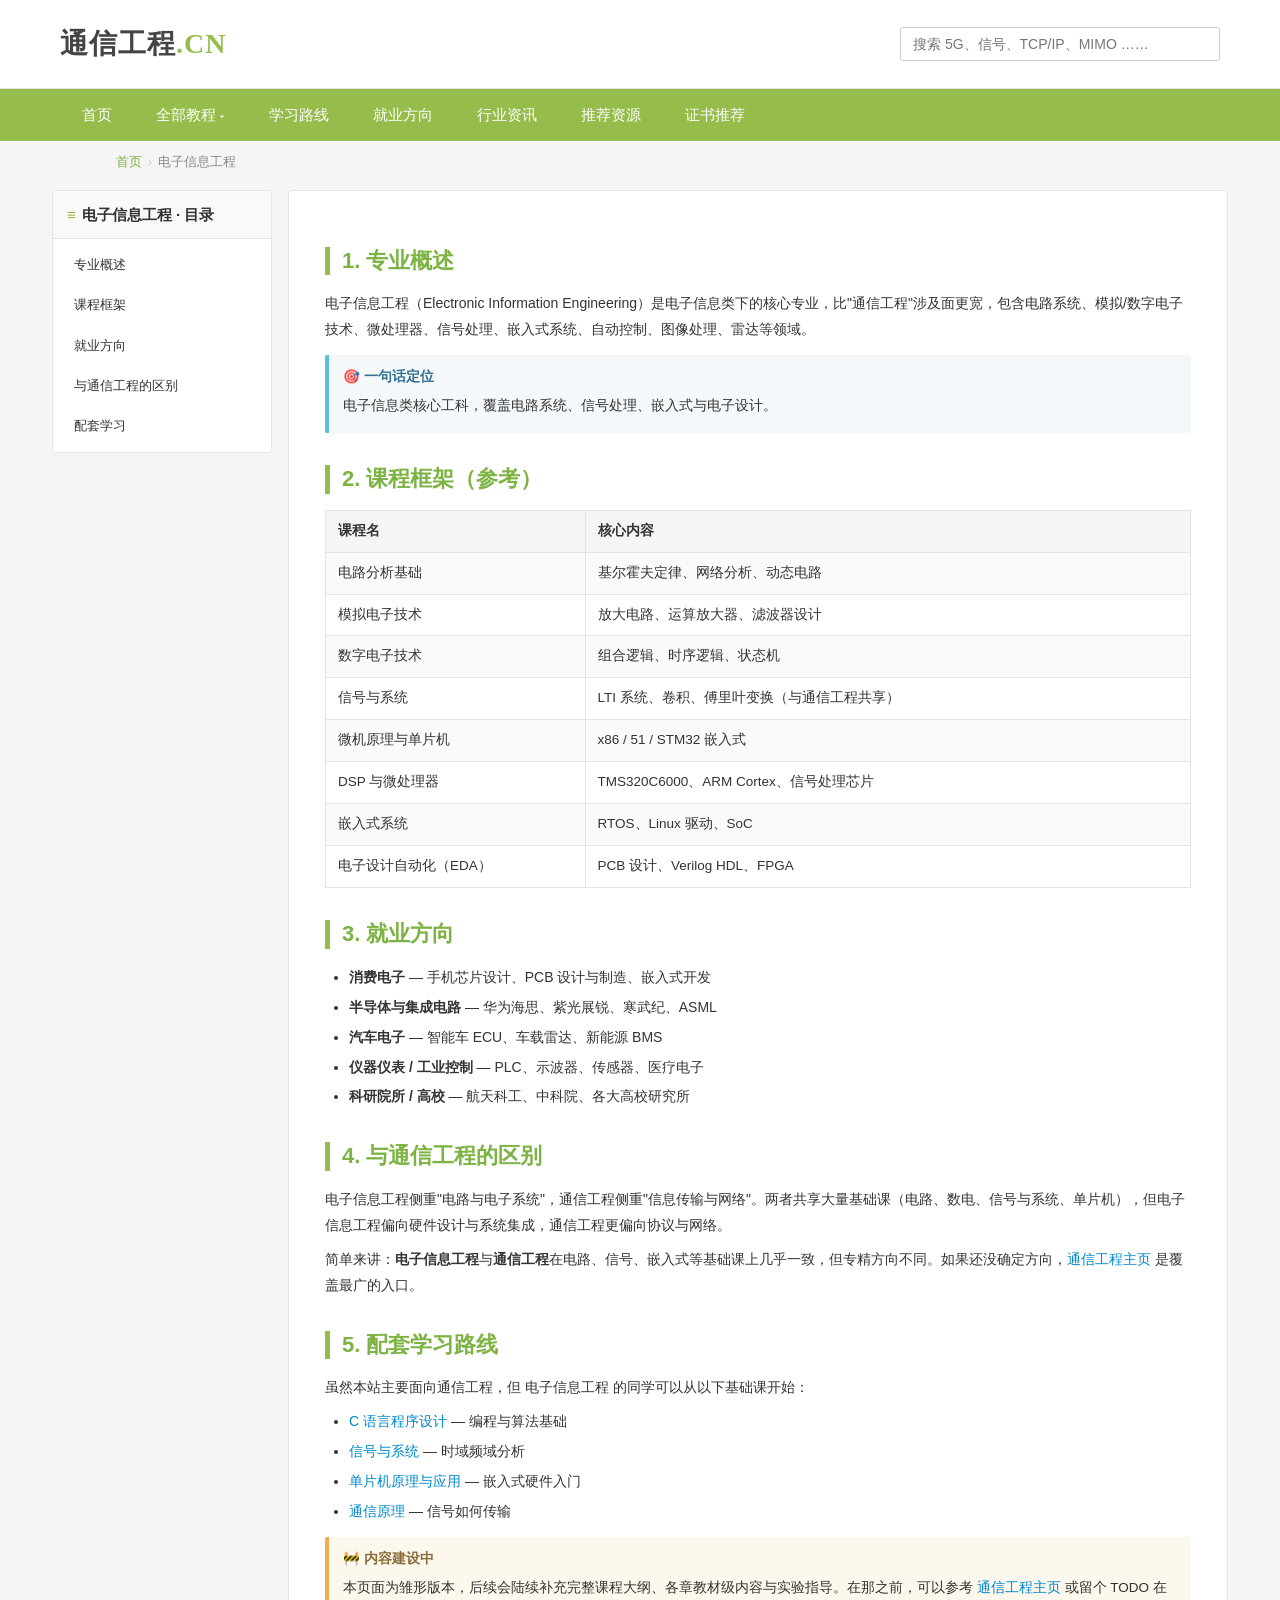
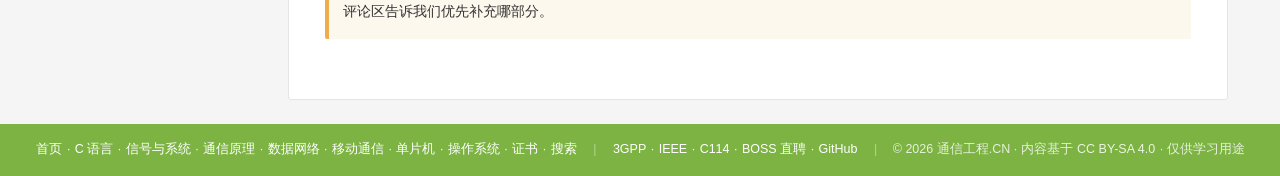
<file: ee-info.html>
<!DOCTYPE html>
<html lang="zh-CN">
<head>
<meta charset="UTF-8">
<meta name="viewport" content="width=device-width, initial-scale=1.0">
<title>电子信息工程 - 通信工程.CN</title>
<meta name="description" content="电子信息工程（080701）专业雏形页：专业概述、课程框架、就业方向、与通信工程的区别。">
<link rel="stylesheet" href="css/styles.css">
</head>
<body>

<div class="site-header">
  <div class="site-header-inner">
    <a href="index.html" class="brand"><span class="b1">通信工程</span><span class="b2">.CN</span></a>
    <div class="search-box" data-search-host>
      <input type="search" placeholder="搜索 5G、信号、TCP/IP、MIMO ……" aria-label="搜索">
      <div class="search-results" id="header-search-results" hidden></div>
    </div>
  </div>
</div>

<nav class="site-nav">
  <div class="site-nav-inner">
    <a href="index.html">首页</a>
    <div class="nav-dropdown">
      <a class="dropdown-toggle" tabindex="0">全部教程</a>
      <ul class="dropdown-menu">
        <li class="dd-cat">基础课</li>
        <li><a href="c-programming.html">💻 C 语言程序设计</a></li>
        <li><a href="signal-system.html">📊 信号与系统</a></li>
        <li class="dd-cat">专业核心</li>
        <li><a href="comm-principle.html">📡 通信原理</a></li>
        <li><a href="mcu.html">🔧 单片机原理与应用</a></li>
        <li><a href="data-network.html">🌐 数据通信与网络</a></li>
        <li><a href="mobile-comm.html">📶 移动通信</a></li>
        <li class="dd-cat">工具与平台</li>
        <li><a href="os-linux.html">🐧 操作系统与 Linux</a></li>
      </ul>
    </div>
    <a href="index.html#four-year">学习路线</a>
    <a href="index.html#career">就业方向</a>
    <a href="index.html#news">行业资讯</a>
    <a href="index.html#resources">推荐资源</a>
    <a href="certs.html">证书推荐</a>
  </div>
</nav>

<div class="breadcrumb"><a href="index.html">首页</a><span class="bc-sep">›</span><span>电子信息工程</span></div>

<div class="layout-2col">

  <aside class="sidebar">
    <div class="sidebar-title"><span class="icon">≡</span> 电子信息工程 · 目录</div>
    <ul>
      <li><a href="#overview">专业概述</a></li>
      <li><a href="#curriculum">课程框架</a></li>
      <li><a href="#career">就业方向</a></li>
      <li><a href="#vs-comm">与通信工程的区别</a></li>
      <li><a href="#start">配套学习</a></li>
    </ul>
  </aside>

  <div class="main">

    <div class="course-banner">
      <div class="course-intro">
        <div class="title-row">
          <h1>电子信息工程</h1>
          <span class="version-tag">雏形版</span>
        </div>
        <p><strong>专业代码：</strong><code class="code-inline">080701</code>　·　电子信息类核心工科，覆盖电路系统、信号处理、嵌入式与电子设计。</p>
      </div>
    </div>

    <section class="section" id="overview">
      <h2>1. 专业概述</h2>
      <p>电子信息工程（Electronic Information Engineering）是电子信息类下的核心专业，比"通信工程"涉及面更宽，包含电路系统、模拟/数字电子技术、微处理器、信号处理、嵌入式系统、自动控制、图像处理、雷达等领域。</p>
      <div class="alert alert-info">
        <strong>🎯 一句话定位</strong>
        <p>电子信息类核心工科，覆盖电路系统、信号处理、嵌入式与电子设计。</p>
      </div>
    </section>

    <section class="section" id="curriculum">
      <h2>2. 课程框架（参考）</h2>
      <table class="kb-table">
        <tr><th style="width:30%">课程名</th><th>核心内容</th></tr>
        <tr><td>电路分析基础</td><td>基尔霍夫定律、网络分析、动态电路</td></tr><tr><td>模拟电子技术</td><td>放大电路、运算放大器、滤波器设计</td></tr><tr><td>数字电子技术</td><td>组合逻辑、时序逻辑、状态机</td></tr><tr><td>信号与系统</td><td>LTI 系统、卷积、傅里叶变换（与通信工程共享）</td></tr><tr><td>微机原理与单片机</td><td>x86 / 51 / STM32 嵌入式</td></tr><tr><td>DSP 与微处理器</td><td>TMS320C6000、ARM Cortex、信号处理芯片</td></tr><tr><td>嵌入式系统</td><td>RTOS、Linux 驱动、SoC</td></tr><tr><td>电子设计自动化（EDA）</td><td>PCB 设计、Verilog HDL、FPGA</td></tr>
      </table>
    </section>

    <section class="section" id="career">
      <h2>3. 就业方向</h2>
      <ul>
        <li><strong>消费电子</strong> — 手机芯片设计、PCB 设计与制造、嵌入式开发</li><li><strong>半导体与集成电路</strong> — 华为海思、紫光展锐、寒武纪、ASML</li><li><strong>汽车电子</strong> — 智能车 ECU、车载雷达、新能源 BMS</li><li><strong>仪器仪表 / 工业控制</strong> — PLC、示波器、传感器、医疗电子</li><li><strong>科研院所 / 高校</strong> — 航天科工、中科院、各大高校研究所</li>
      </ul>
    </section>

    <section class="section" id="vs-comm">
      <h2>4. 与通信工程的区别</h2>
      <p>电子信息工程侧重"电路与电子系统"，通信工程侧重"信息传输与网络"。两者共享大量基础课（电路、数电、信号与系统、单片机），但电子信息工程偏向硬件设计与系统集成，通信工程更偏向协议与网络。</p>
      <p>简单来讲：<strong>电子信息工程</strong>与<strong>通信工程</strong>在电路、信号、嵌入式等基础课上几乎一致，但专精方向不同。如果还没确定方向，<a href="index.html">通信工程主页</a> 是覆盖最广的入口。</p>
    </section>

    <section class="section" id="start">
      <h2>5. 配套学习路线</h2>
      <p>虽然本站主要面向通信工程，但 电子信息工程 的同学可以从以下基础课开始：</p>
      <ul>
        <li><a href="c-programming.html">C 语言程序设计</a> — 编程与算法基础</li>
        <li><a href="signal-system.html">信号与系统</a> — 时域频域分析</li>
        <li><a href="mcu.html">单片机原理与应用</a> — 嵌入式硬件入门</li>
        <li><a href="comm-principle.html">通信原理</a> — 信号如何传输</li>
      </ul>
      <div class="alert alert-warn">
        <strong>🚧 内容建设中</strong>
        <p>本页面为雏形版本，后续会陆续补充完整课程大纲、各章教材级内容与实验指导。在那之前，可以参考 <a href="index.html">通信工程主页</a> 或留个 TODO 在评论区告诉我们优先补充哪部分。</p>
      </div>
    </section>

  </div>
</div>

<footer class="site-footer">
  <div class="sf-line">
    <a href="index.html">首页</a> · <a href="c-programming.html">C 语言</a> · <a href="signal-system.html">信号与系统</a> · <a href="comm-principle.html">通信原理</a> · <a href="data-network.html">数据网络</a> · <a href="mobile-comm.html">移动通信</a> · <a href="mcu.html">单片机</a> · <a href="os-linux.html">操作系统</a> · <a href="certs.html">证书</a> · <a href="search.html">搜索</a>
    <span class="sf-sep">|</span>
    <a href="https://www.3gpp.org/" target="_blank" rel="noopener noreferrer">3GPP</a> · <a href="https://ieeexplore.ieee.org/" target="_blank" rel="noopener noreferrer">IEEE</a> · <a href="https://www.c114.com.cn/" target="_blank" rel="noopener noreferrer">C114</a> · <a href="https://www.zhipin.com/" target="_blank" rel="noopener noreferrer">BOSS 直聘</a> · <a href="https://github.com/" target="_blank" rel="noopener noreferrer">GitHub</a>
    <span class="sf-sep">|</span>
    <span class="sf-copy">© 2026 通信工程.CN · 内容基于 <a href="https://creativecommons.org/licenses/by-sa/4.0/" target="_blank" rel="noopener noreferrer">CC BY-SA 4.0</a> · 仅供学习用途</span>
  </div>
</footer>

<script src="js/main.js"></script>
<script src="js/search-data.js"></script>
<script src="js/search.js"></script>
</body>
</html>
</file>
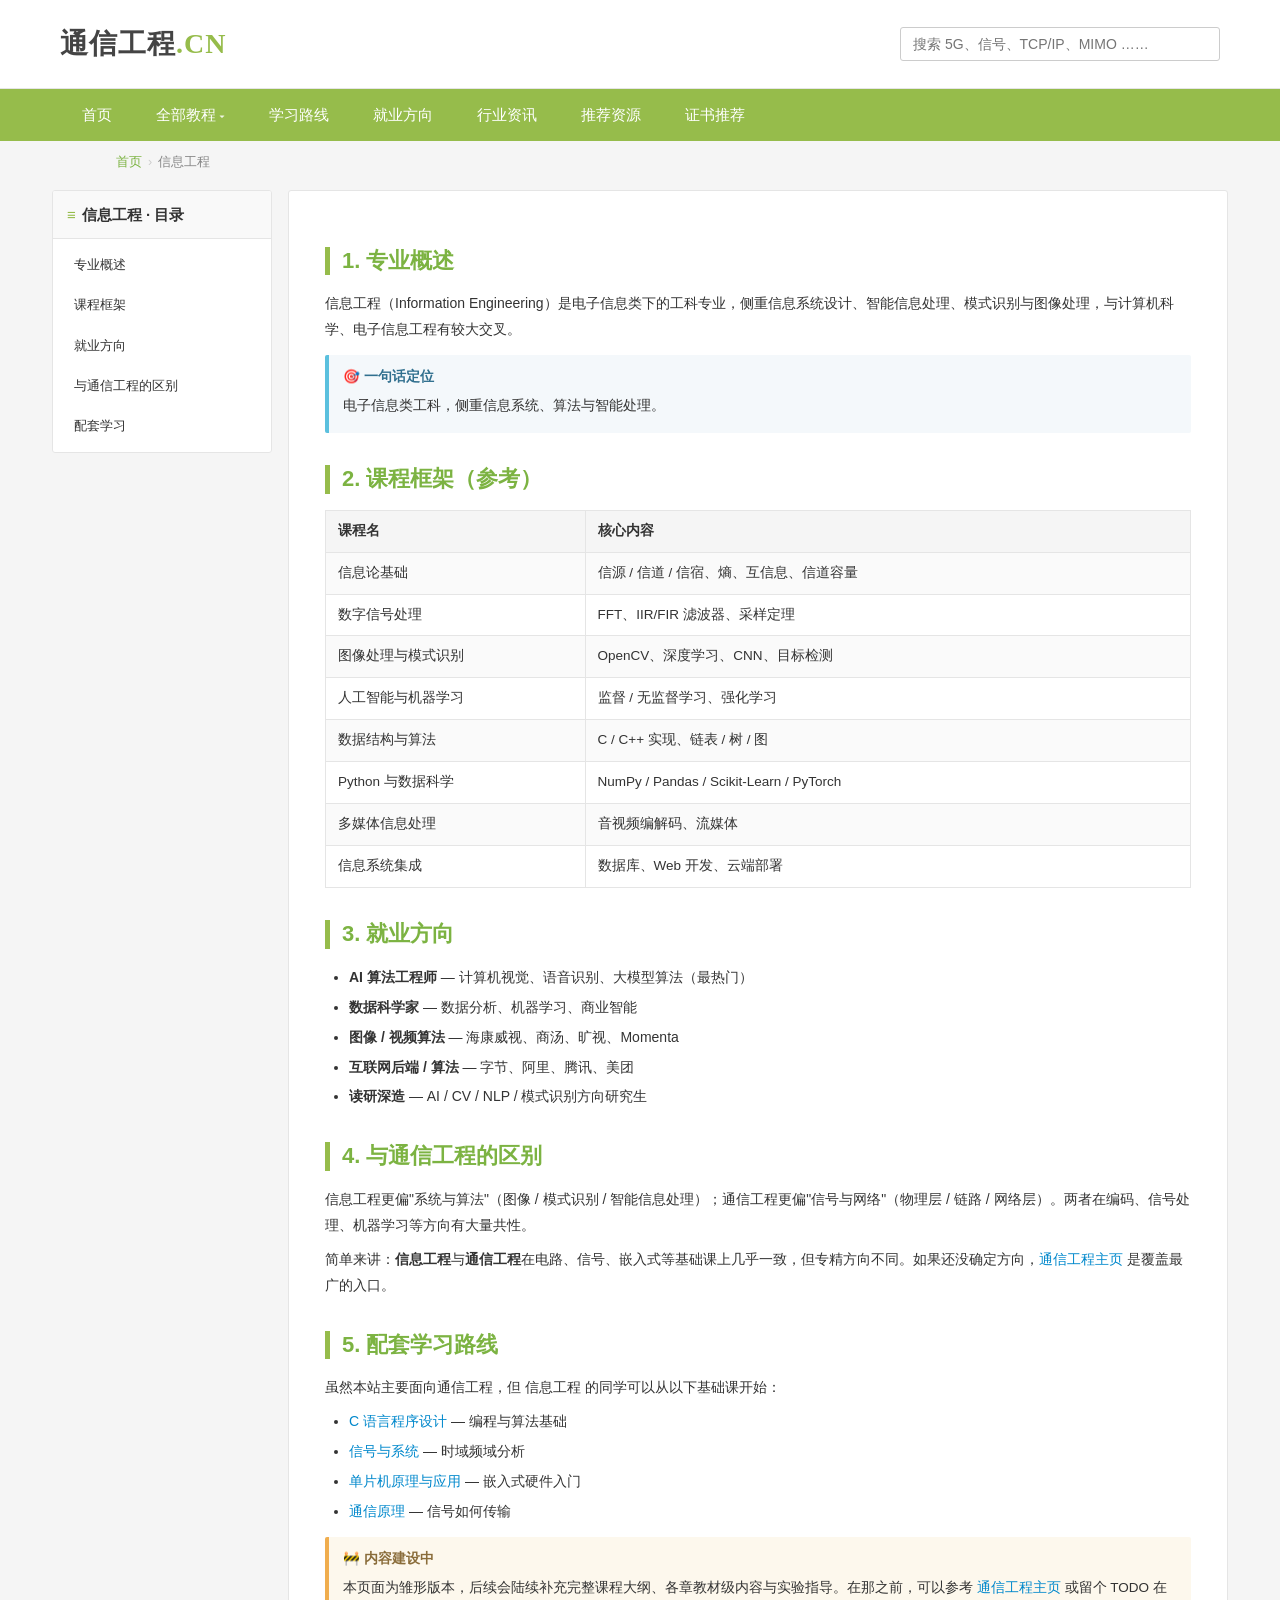
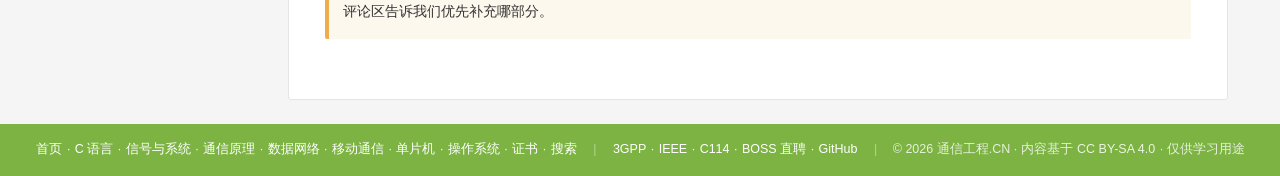
<file: info-eng.html>
<!DOCTYPE html>
<html lang="zh-CN">
<head>
<meta charset="UTF-8">
<meta name="viewport" content="width=device-width, initial-scale=1.0">
<title>信息工程 - 通信工程.CN</title>
<meta name="description" content="信息工程（080706）专业雏形页：专业概述、课程框架、就业方向、与通信工程的区别。">
<link rel="stylesheet" href="css/styles.css">
</head>
<body>

<div class="site-header">
  <div class="site-header-inner">
    <a href="index.html" class="brand"><span class="b1">通信工程</span><span class="b2">.CN</span></a>
    <div class="search-box" data-search-host>
      <input type="search" placeholder="搜索 5G、信号、TCP/IP、MIMO ……" aria-label="搜索">
      <div class="search-results" id="header-search-results" hidden></div>
    </div>
  </div>
</div>

<nav class="site-nav">
  <div class="site-nav-inner">
    <a href="index.html">首页</a>
    <div class="nav-dropdown">
      <a class="dropdown-toggle" tabindex="0">全部教程</a>
      <ul class="dropdown-menu">
        <li class="dd-cat">基础课</li>
        <li><a href="c-programming.html">💻 C 语言程序设计</a></li>
        <li><a href="signal-system.html">📊 信号与系统</a></li>
        <li class="dd-cat">专业核心</li>
        <li><a href="comm-principle.html">📡 通信原理</a></li>
        <li><a href="mcu.html">🔧 单片机原理与应用</a></li>
        <li><a href="data-network.html">🌐 数据通信与网络</a></li>
        <li><a href="mobile-comm.html">📶 移动通信</a></li>
        <li class="dd-cat">工具与平台</li>
        <li><a href="os-linux.html">🐧 操作系统与 Linux</a></li>
      </ul>
    </div>
    <a href="index.html#four-year">学习路线</a>
    <a href="index.html#career">就业方向</a>
    <a href="index.html#news">行业资讯</a>
    <a href="index.html#resources">推荐资源</a>
    <a href="certs.html">证书推荐</a>
  </div>
</nav>

<div class="breadcrumb"><a href="index.html">首页</a><span class="bc-sep">›</span><span>信息工程</span></div>

<div class="layout-2col">

  <aside class="sidebar">
    <div class="sidebar-title"><span class="icon">≡</span> 信息工程 · 目录</div>
    <ul>
      <li><a href="#overview">专业概述</a></li>
      <li><a href="#curriculum">课程框架</a></li>
      <li><a href="#career">就业方向</a></li>
      <li><a href="#vs-comm">与通信工程的区别</a></li>
      <li><a href="#start">配套学习</a></li>
    </ul>
  </aside>

  <div class="main">

    <div class="course-banner">
      <div class="course-intro">
        <div class="title-row">
          <h1>信息工程</h1>
          <span class="version-tag">雏形版</span>
        </div>
        <p><strong>专业代码：</strong><code class="code-inline">080706</code>　·　电子信息类工科，侧重信息系统、算法与智能处理。</p>
      </div>
    </div>

    <section class="section" id="overview">
      <h2>1. 专业概述</h2>
      <p>信息工程（Information Engineering）是电子信息类下的工科专业，侧重信息系统设计、智能信息处理、模式识别与图像处理，与计算机科学、电子信息工程有较大交叉。</p>
      <div class="alert alert-info">
        <strong>🎯 一句话定位</strong>
        <p>电子信息类工科，侧重信息系统、算法与智能处理。</p>
      </div>
    </section>

    <section class="section" id="curriculum">
      <h2>2. 课程框架（参考）</h2>
      <table class="kb-table">
        <tr><th style="width:30%">课程名</th><th>核心内容</th></tr>
        <tr><td>信息论基础</td><td>信源 / 信道 / 信宿、熵、互信息、信道容量</td></tr><tr><td>数字信号处理</td><td>FFT、IIR/FIR 滤波器、采样定理</td></tr><tr><td>图像处理与模式识别</td><td>OpenCV、深度学习、CNN、目标检测</td></tr><tr><td>人工智能与机器学习</td><td>监督 / 无监督学习、强化学习</td></tr><tr><td>数据结构与算法</td><td>C / C++ 实现、链表 / 树 / 图</td></tr><tr><td>Python 与数据科学</td><td>NumPy / Pandas / Scikit-Learn / PyTorch</td></tr><tr><td>多媒体信息处理</td><td>音视频编解码、流媒体</td></tr><tr><td>信息系统集成</td><td>数据库、Web 开发、云端部署</td></tr>
      </table>
    </section>

    <section class="section" id="career">
      <h2>3. 就业方向</h2>
      <ul>
        <li><strong>AI 算法工程师</strong> — 计算机视觉、语音识别、大模型算法（最热门）</li><li><strong>数据科学家</strong> — 数据分析、机器学习、商业智能</li><li><strong>图像 / 视频算法</strong> — 海康威视、商汤、旷视、Momenta</li><li><strong>互联网后端 / 算法</strong> — 字节、阿里、腾讯、美团</li><li><strong>读研深造</strong> — AI / CV / NLP / 模式识别方向研究生</li>
      </ul>
    </section>

    <section class="section" id="vs-comm">
      <h2>4. 与通信工程的区别</h2>
      <p>信息工程更偏"系统与算法"（图像 / 模式识别 / 智能信息处理）；通信工程更偏"信号与网络"（物理层 / 链路 / 网络层）。两者在编码、信号处理、机器学习等方向有大量共性。</p>
      <p>简单来讲：<strong>信息工程</strong>与<strong>通信工程</strong>在电路、信号、嵌入式等基础课上几乎一致，但专精方向不同。如果还没确定方向，<a href="index.html">通信工程主页</a> 是覆盖最广的入口。</p>
    </section>

    <section class="section" id="start">
      <h2>5. 配套学习路线</h2>
      <p>虽然本站主要面向通信工程，但 信息工程 的同学可以从以下基础课开始：</p>
      <ul>
        <li><a href="c-programming.html">C 语言程序设计</a> — 编程与算法基础</li>
        <li><a href="signal-system.html">信号与系统</a> — 时域频域分析</li>
        <li><a href="mcu.html">单片机原理与应用</a> — 嵌入式硬件入门</li>
        <li><a href="comm-principle.html">通信原理</a> — 信号如何传输</li>
      </ul>
      <div class="alert alert-warn">
        <strong>🚧 内容建设中</strong>
        <p>本页面为雏形版本，后续会陆续补充完整课程大纲、各章教材级内容与实验指导。在那之前，可以参考 <a href="index.html">通信工程主页</a> 或留个 TODO 在评论区告诉我们优先补充哪部分。</p>
      </div>
    </section>

  </div>
</div>

<footer class="site-footer">
  <div class="sf-line">
    <a href="index.html">首页</a> · <a href="c-programming.html">C 语言</a> · <a href="signal-system.html">信号与系统</a> · <a href="comm-principle.html">通信原理</a> · <a href="data-network.html">数据网络</a> · <a href="mobile-comm.html">移动通信</a> · <a href="mcu.html">单片机</a> · <a href="os-linux.html">操作系统</a> · <a href="certs.html">证书</a> · <a href="search.html">搜索</a>
    <span class="sf-sep">|</span>
    <a href="https://www.3gpp.org/" target="_blank" rel="noopener noreferrer">3GPP</a> · <a href="https://ieeexplore.ieee.org/" target="_blank" rel="noopener noreferrer">IEEE</a> · <a href="https://www.c114.com.cn/" target="_blank" rel="noopener noreferrer">C114</a> · <a href="https://www.zhipin.com/" target="_blank" rel="noopener noreferrer">BOSS 直聘</a> · <a href="https://github.com/" target="_blank" rel="noopener noreferrer">GitHub</a>
    <span class="sf-sep">|</span>
    <span class="sf-copy">© 2026 通信工程.CN · 内容基于 <a href="https://creativecommons.org/licenses/by-sa/4.0/" target="_blank" rel="noopener noreferrer">CC BY-SA 4.0</a> · 仅供学习用途</span>
  </div>
</footer>

<script src="js/main.js"></script>
<script src="js/search-data.js"></script>
<script src="js/search.js"></script>
</body>
</html>
</file>
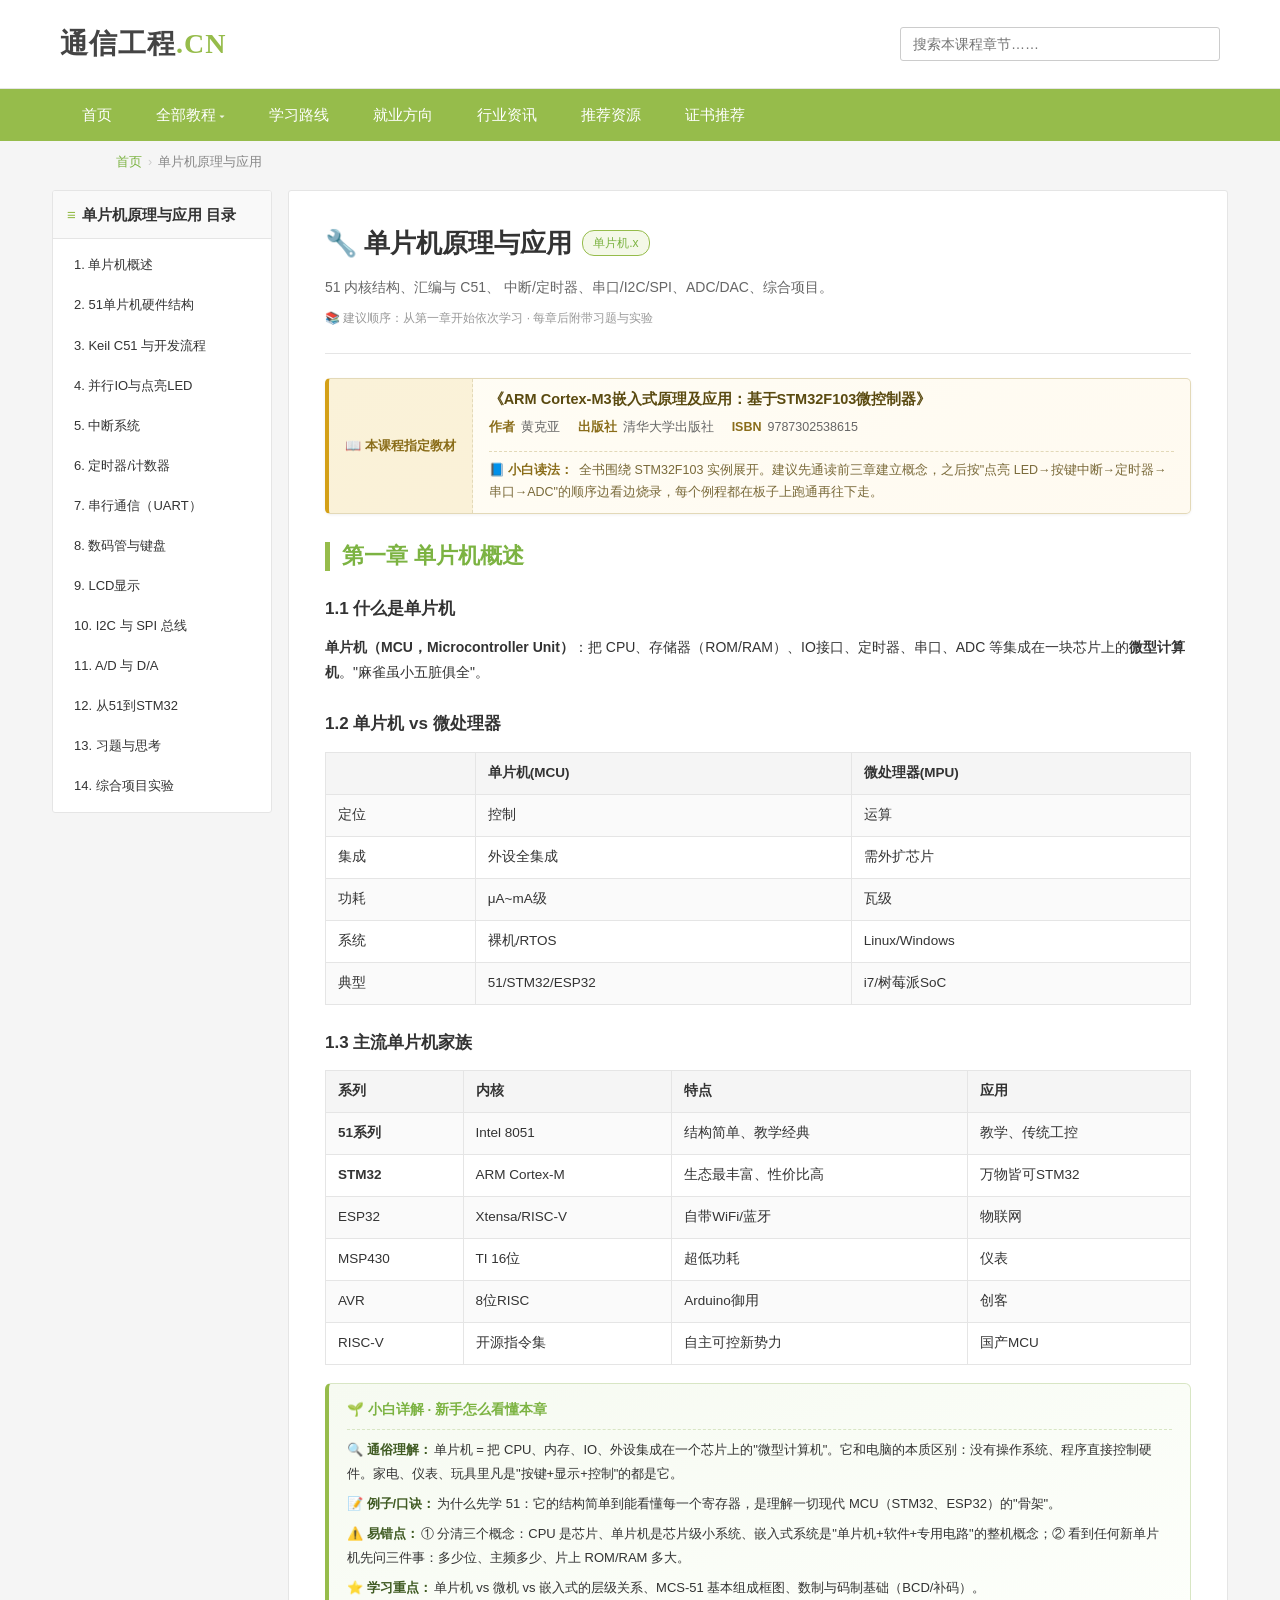
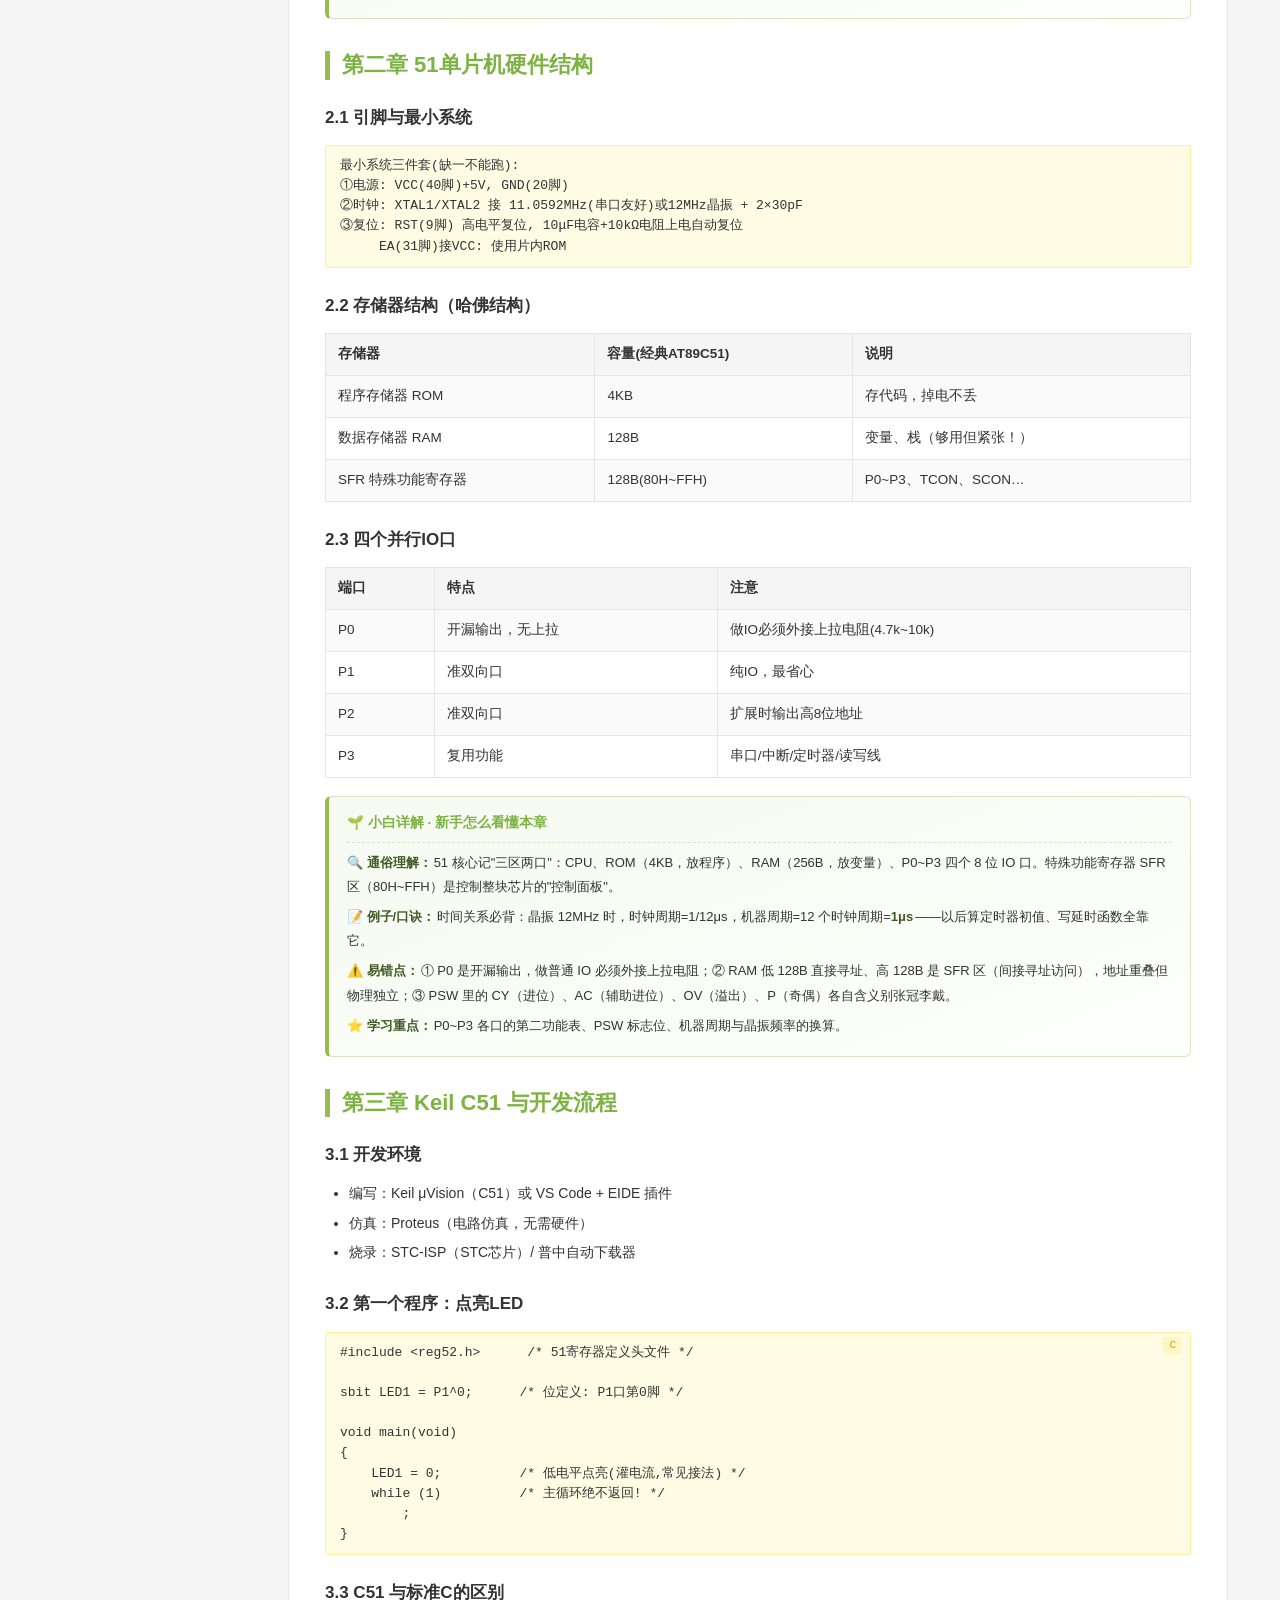
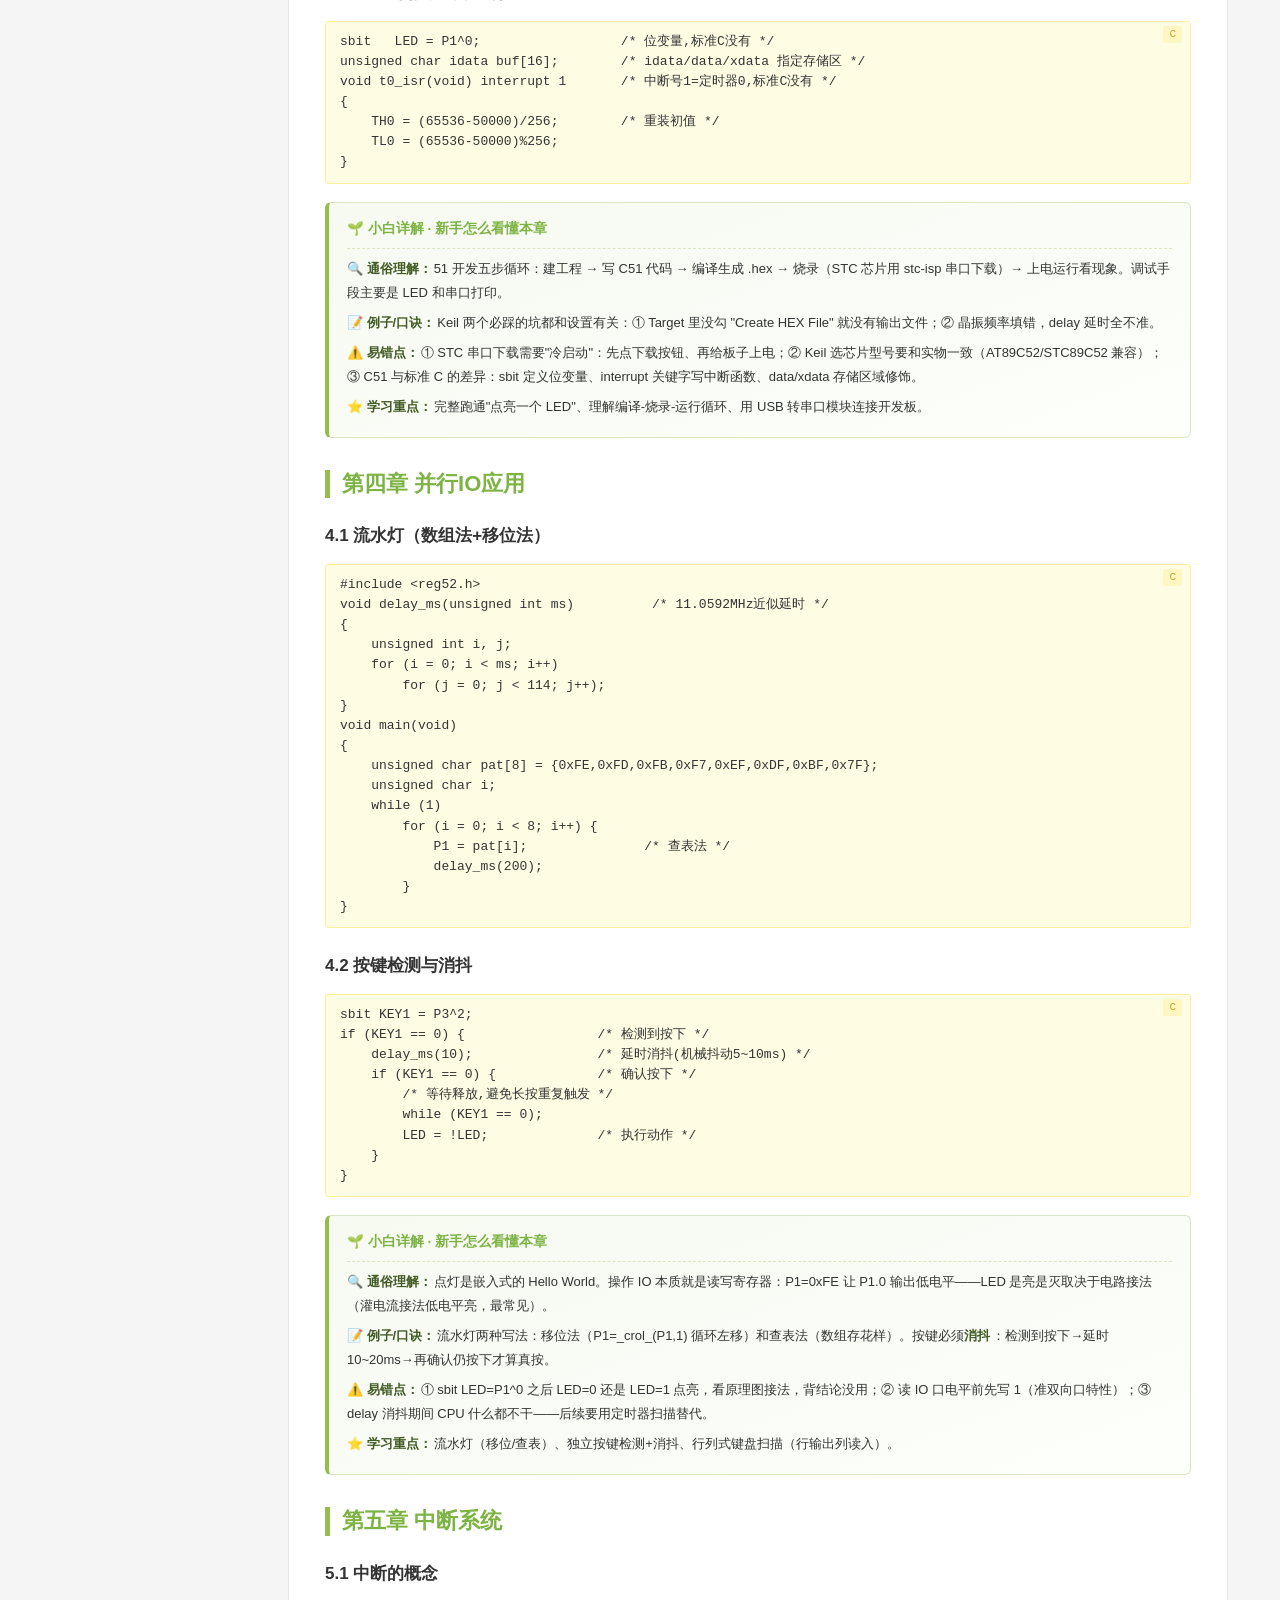
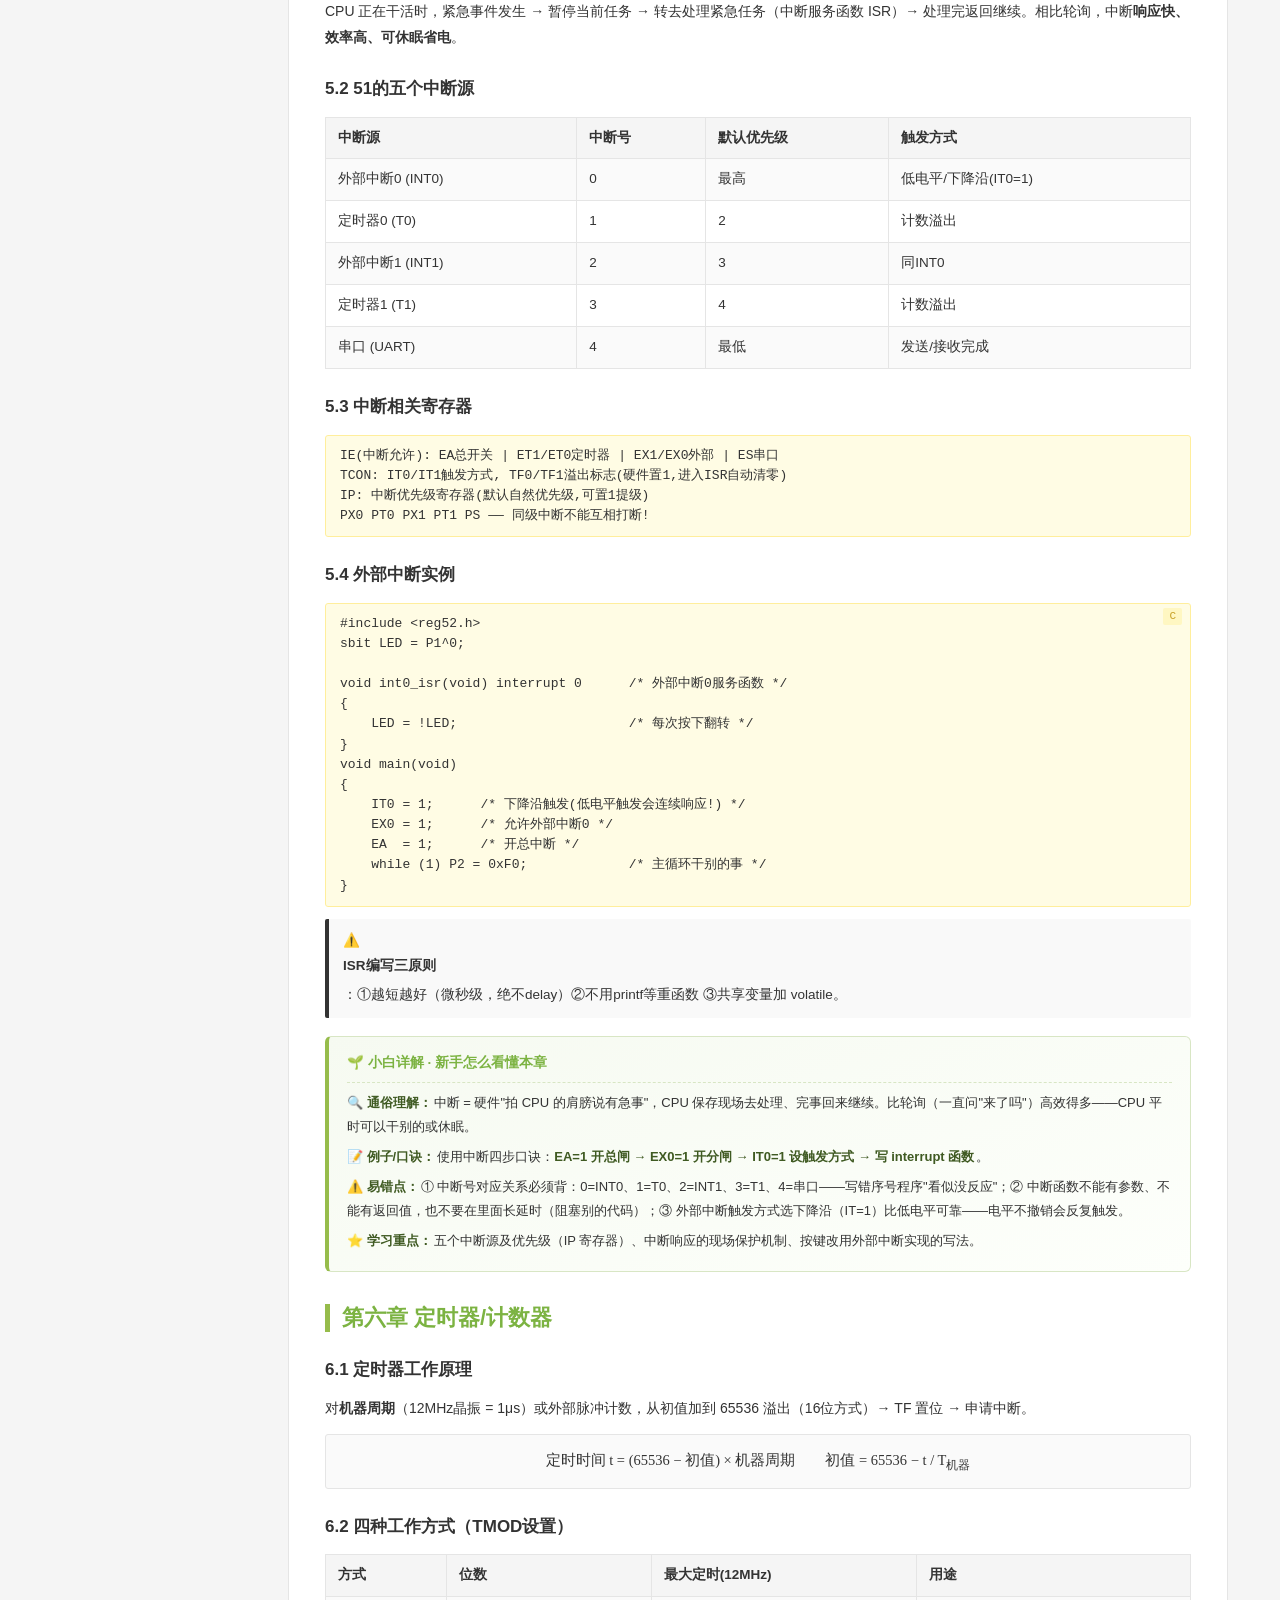
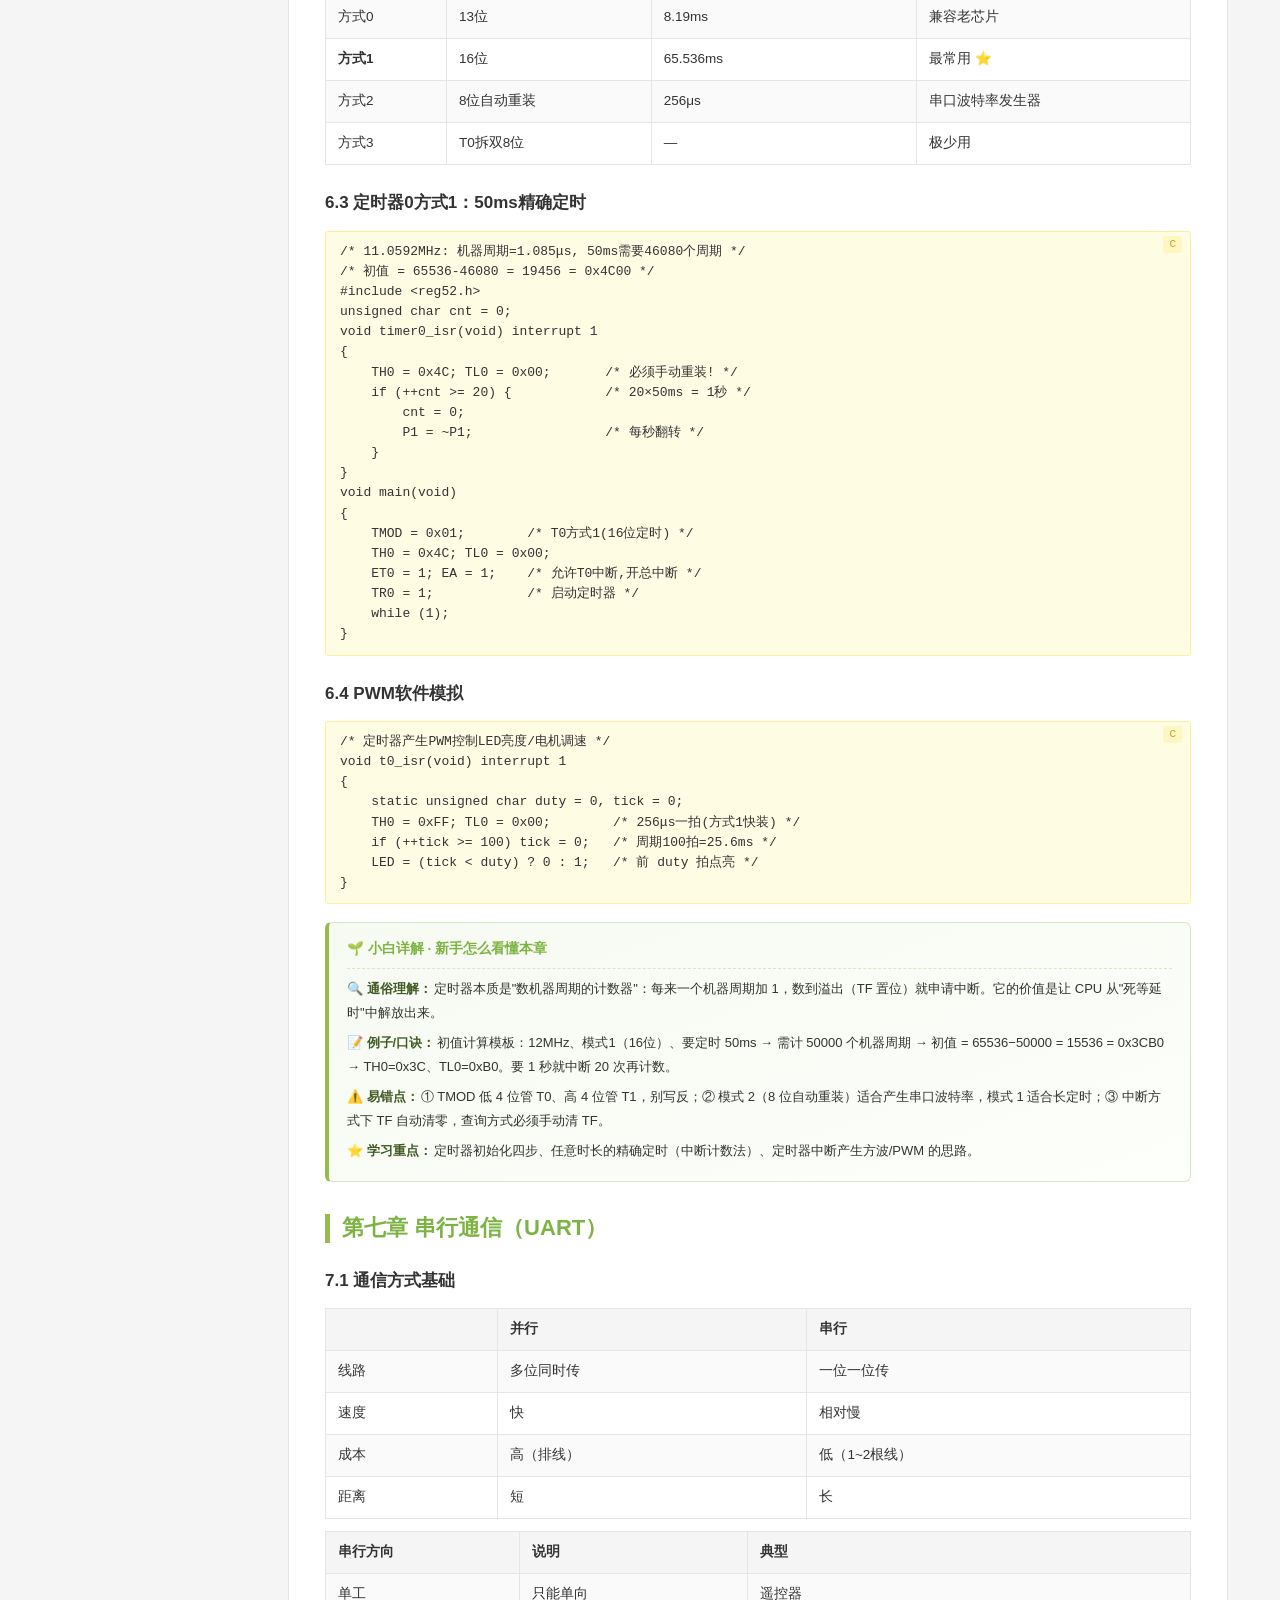
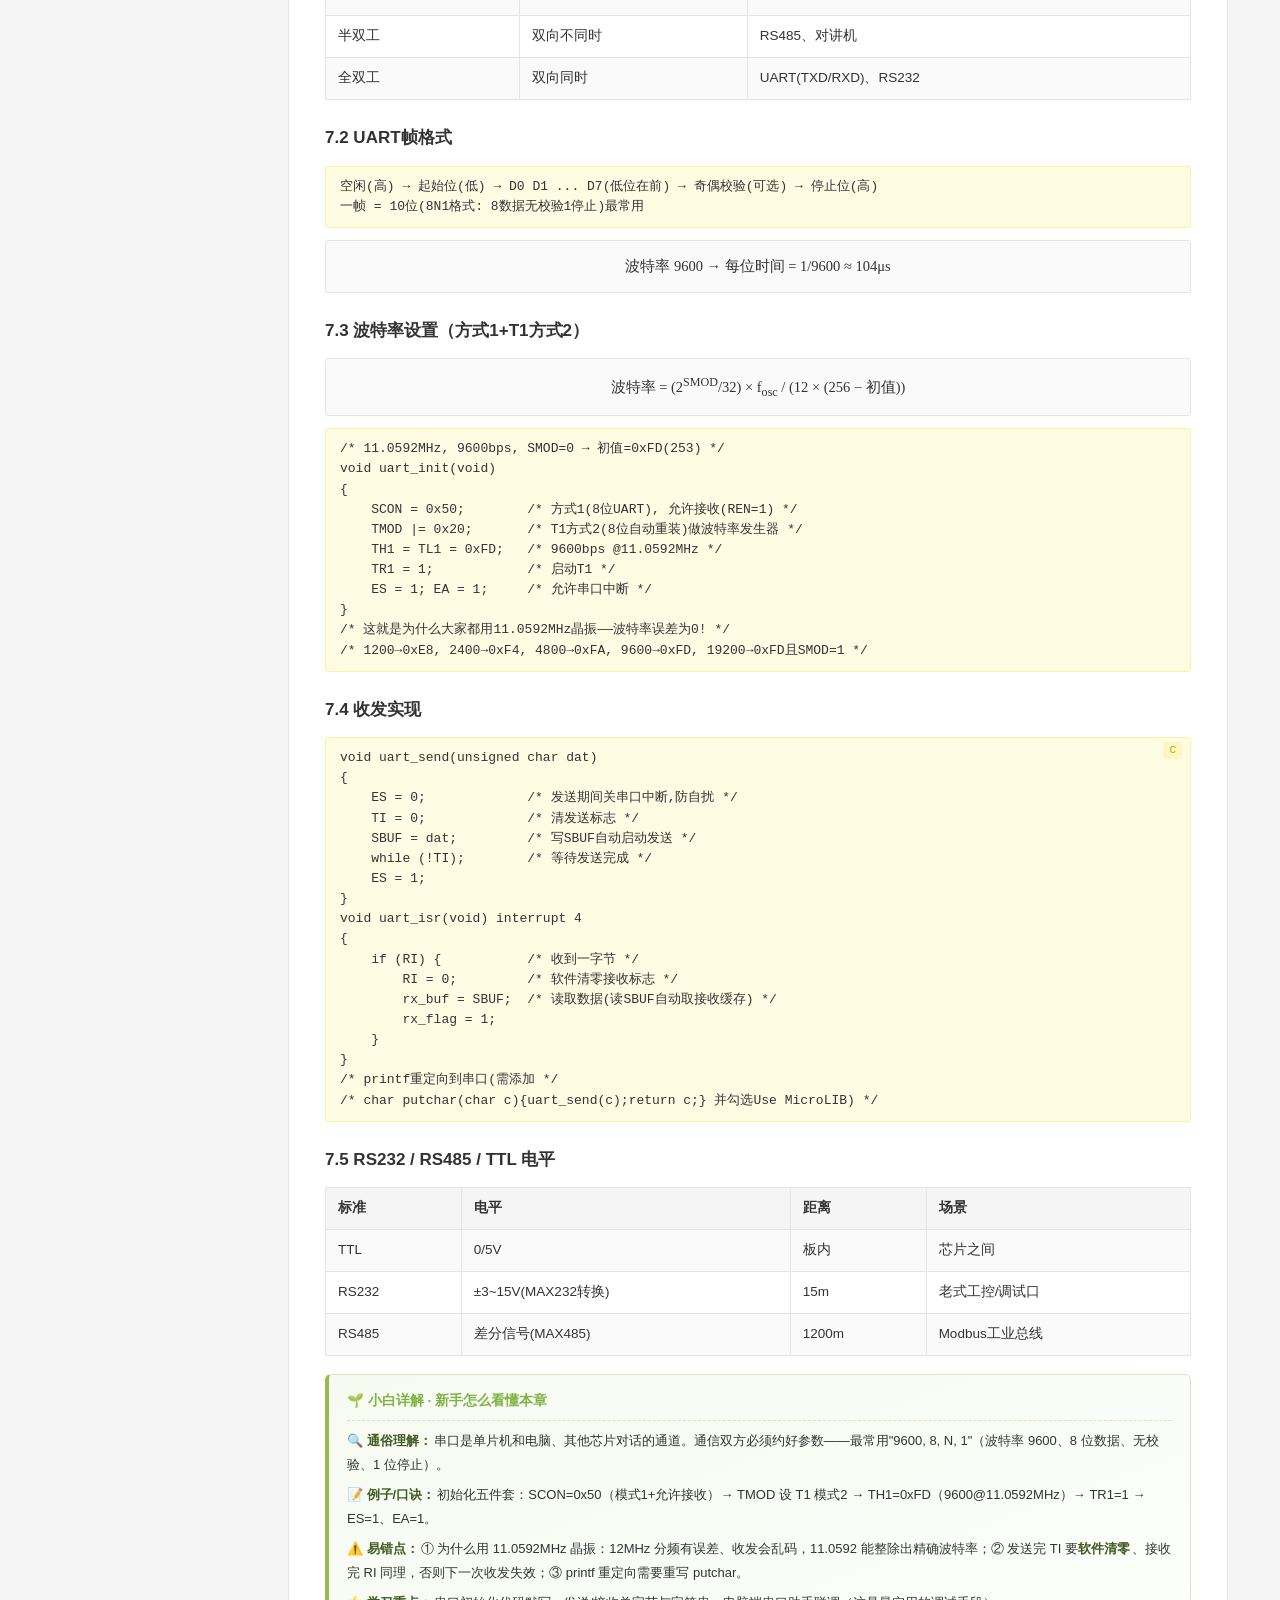
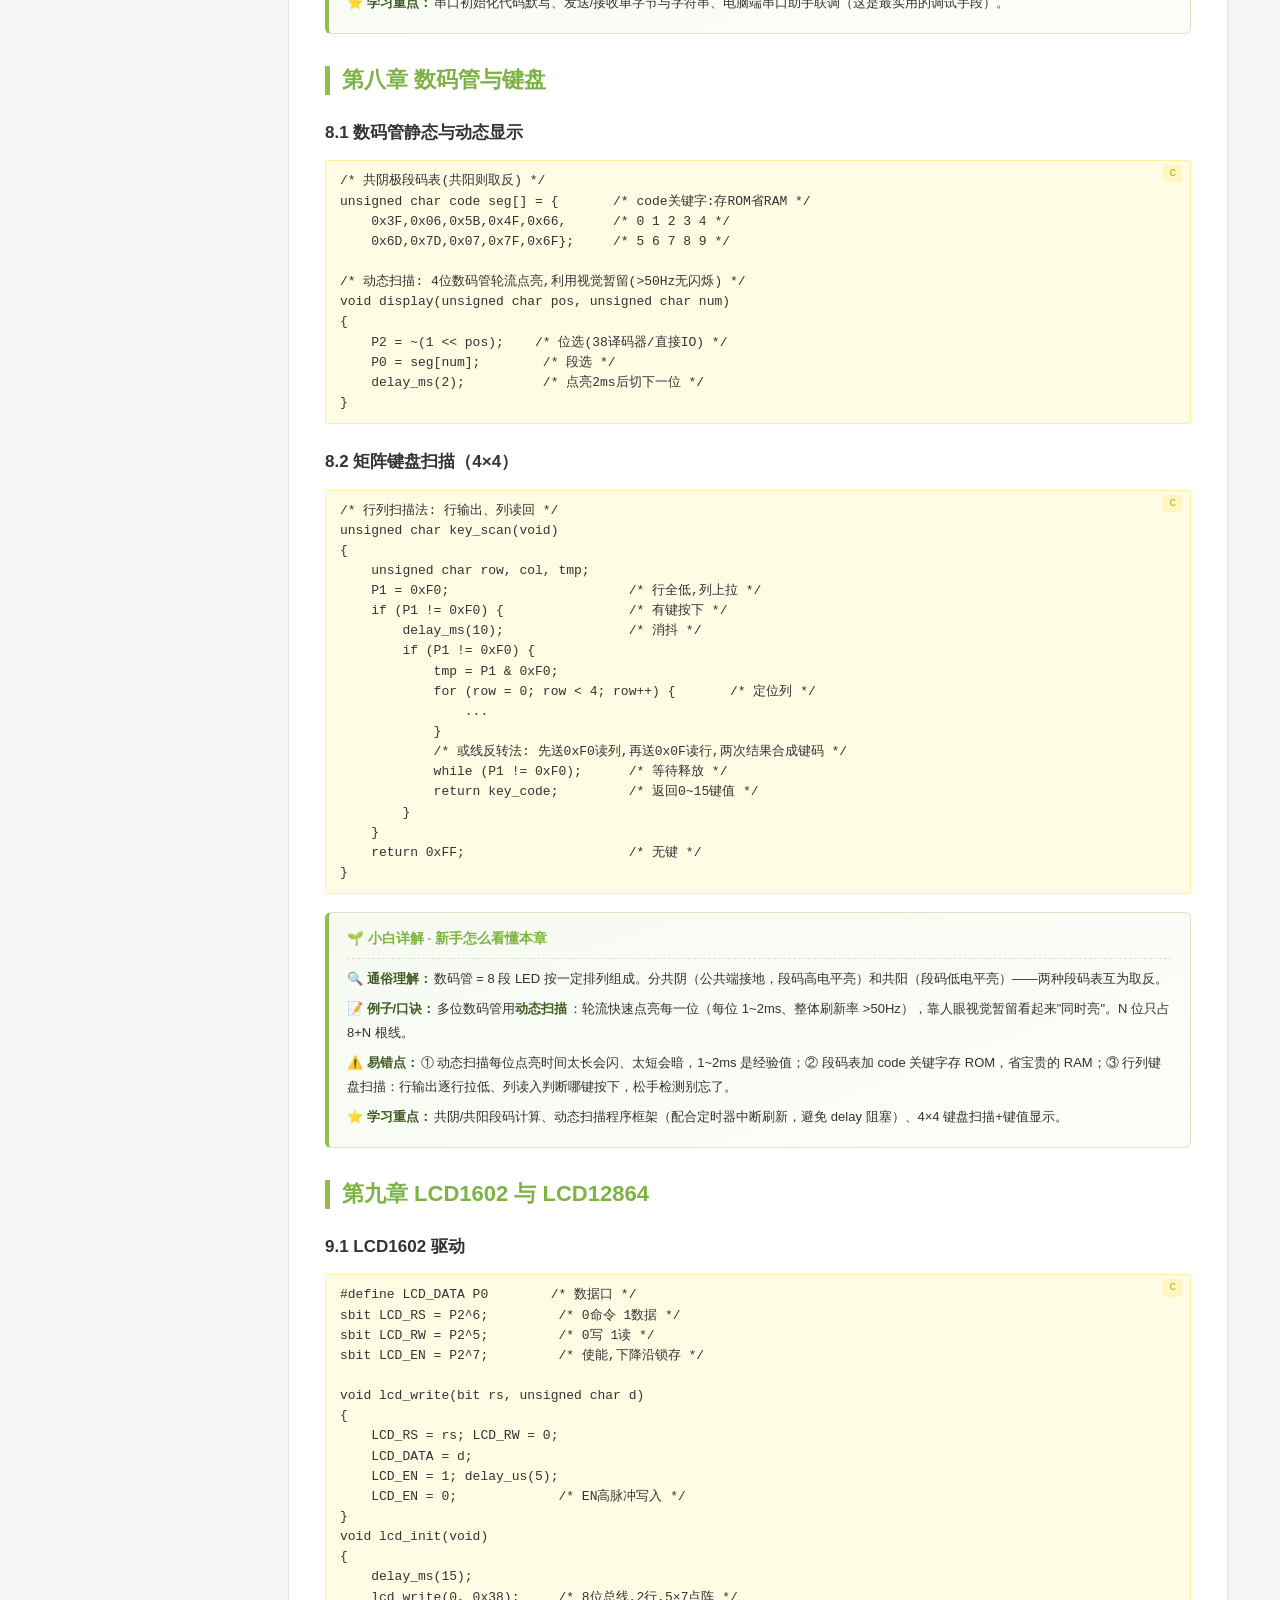
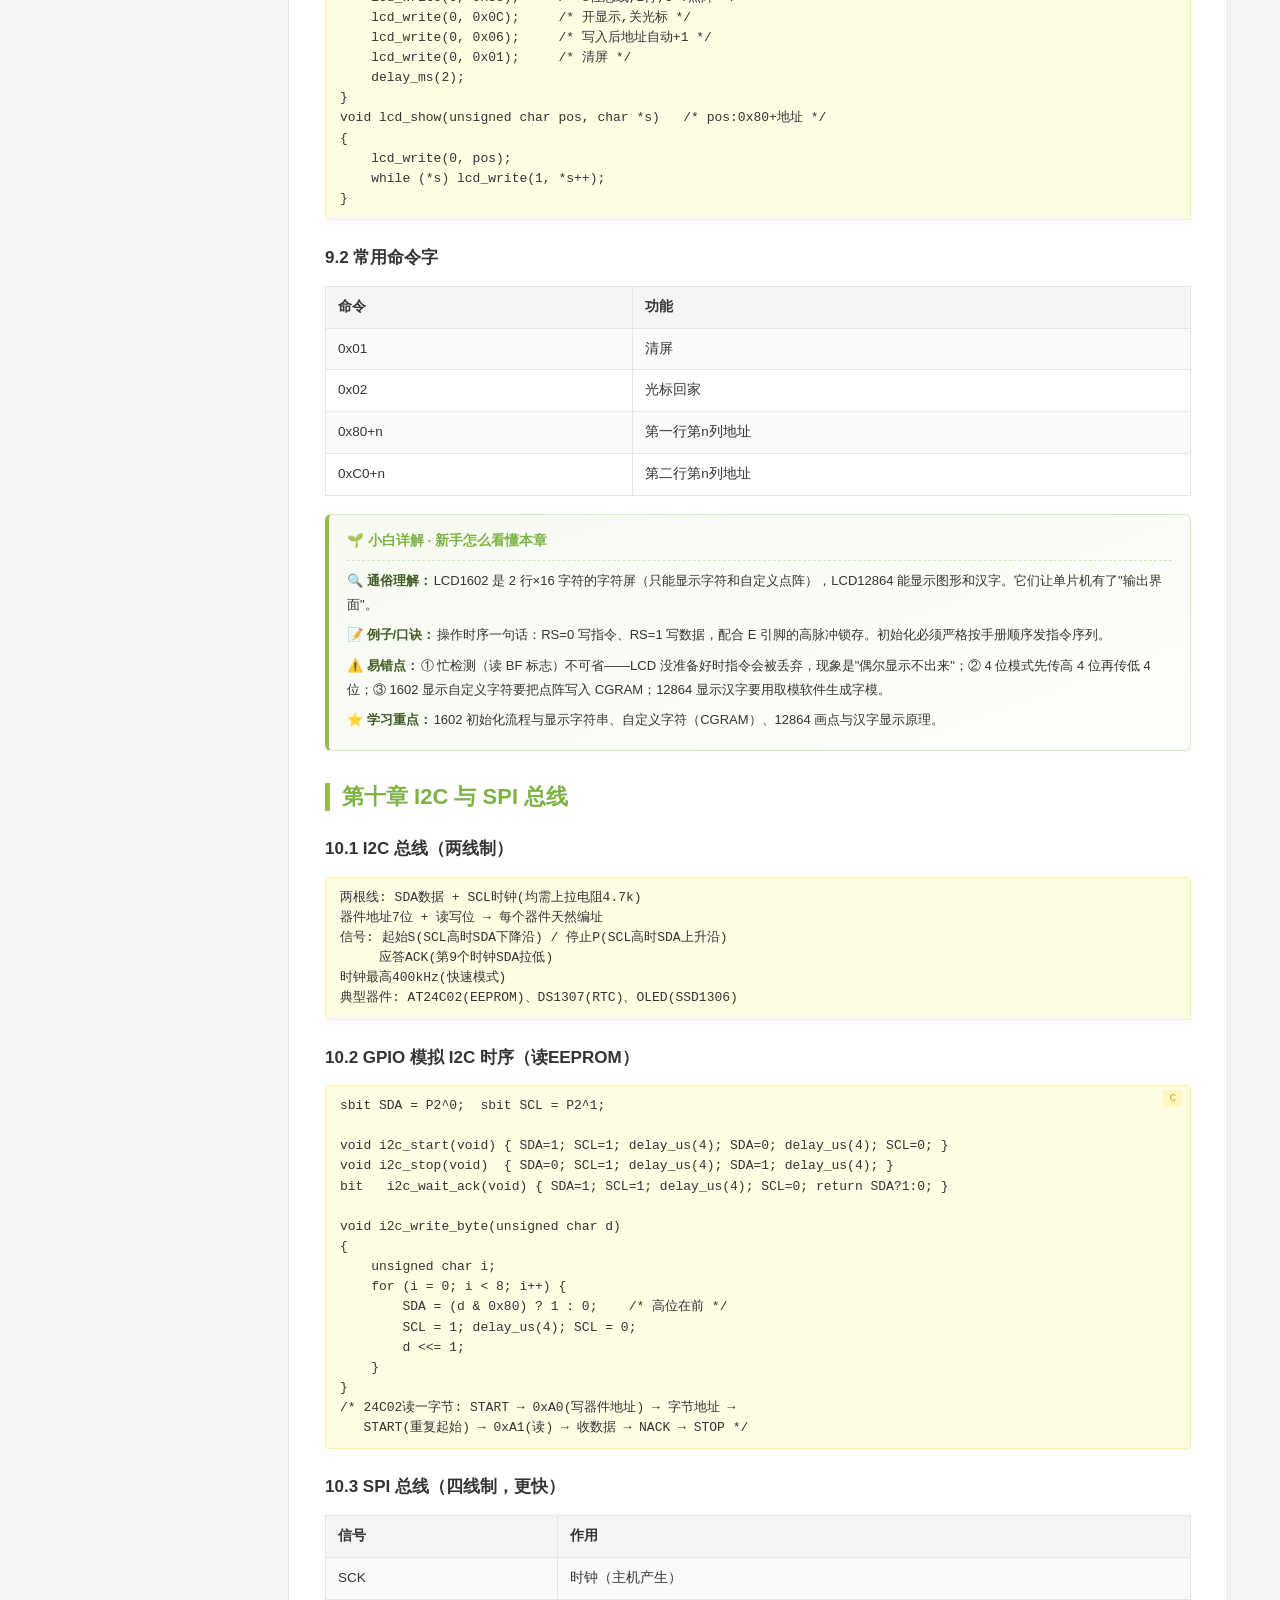
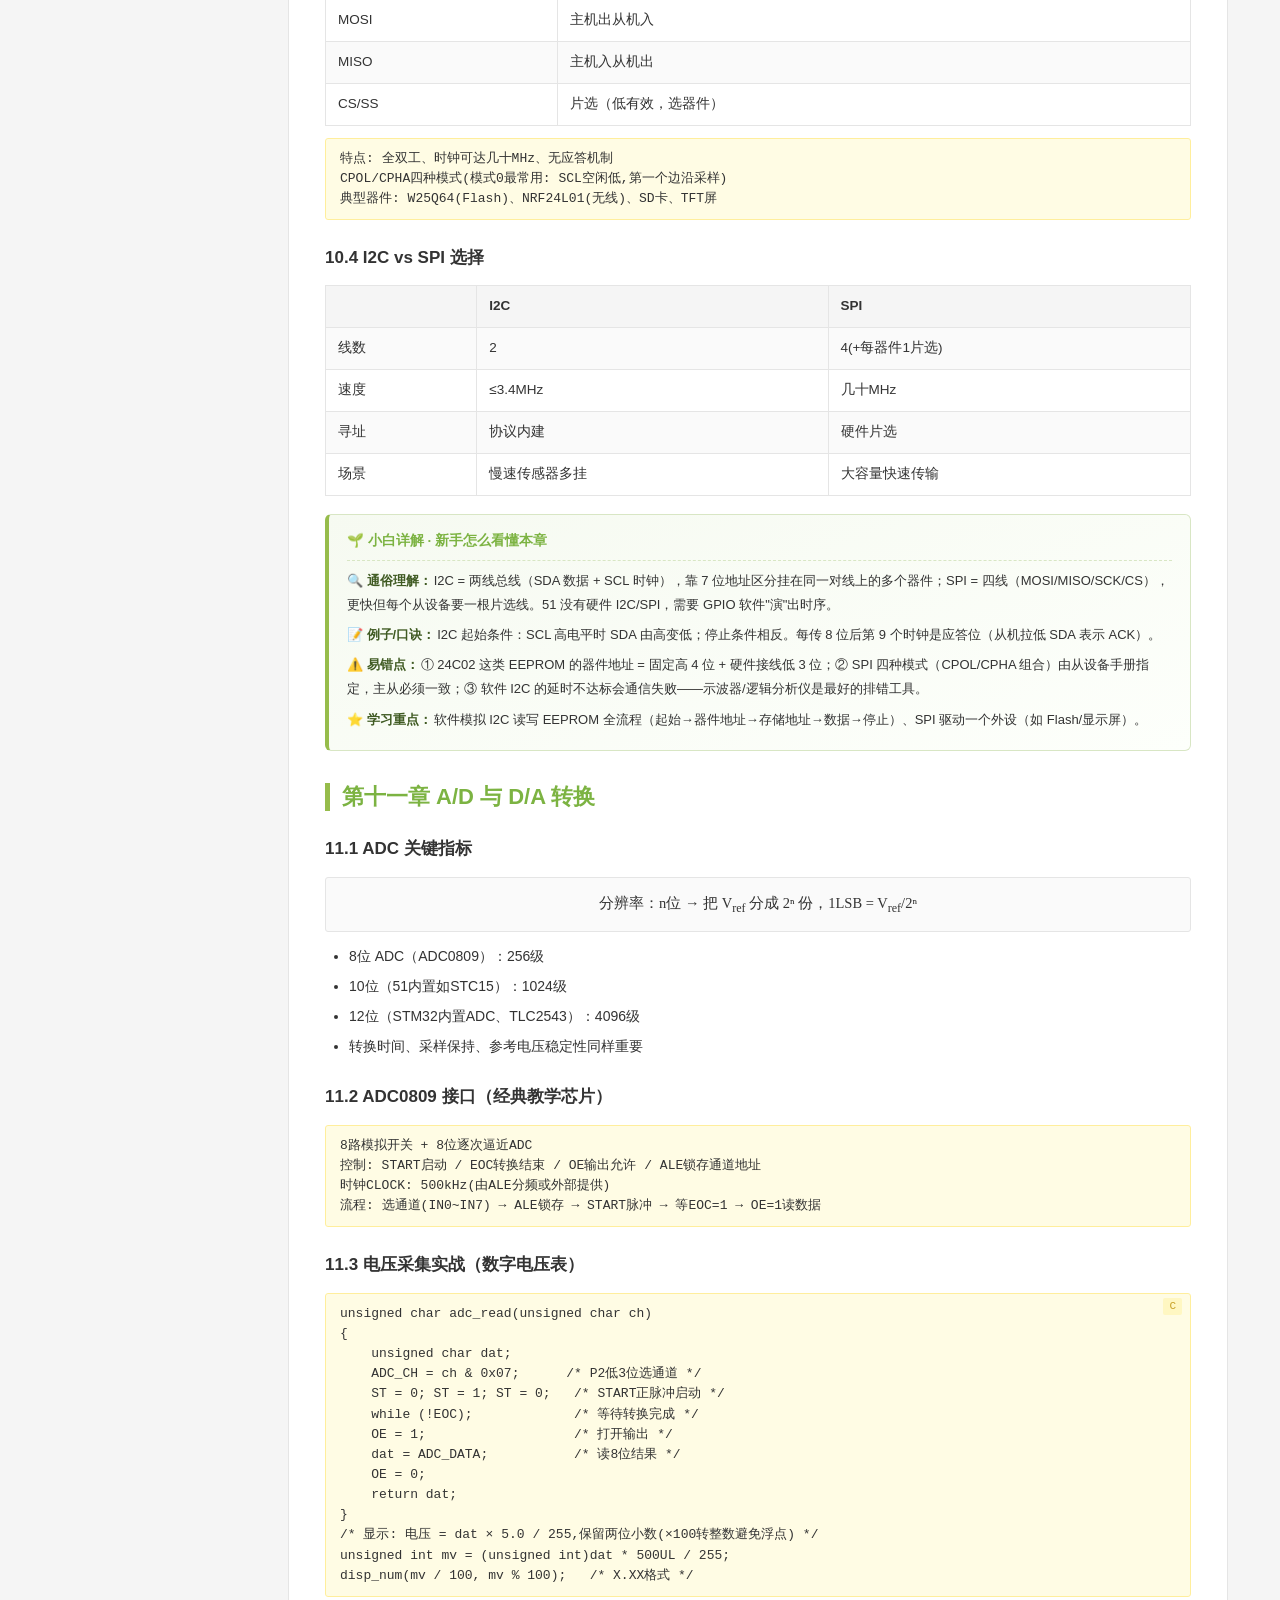
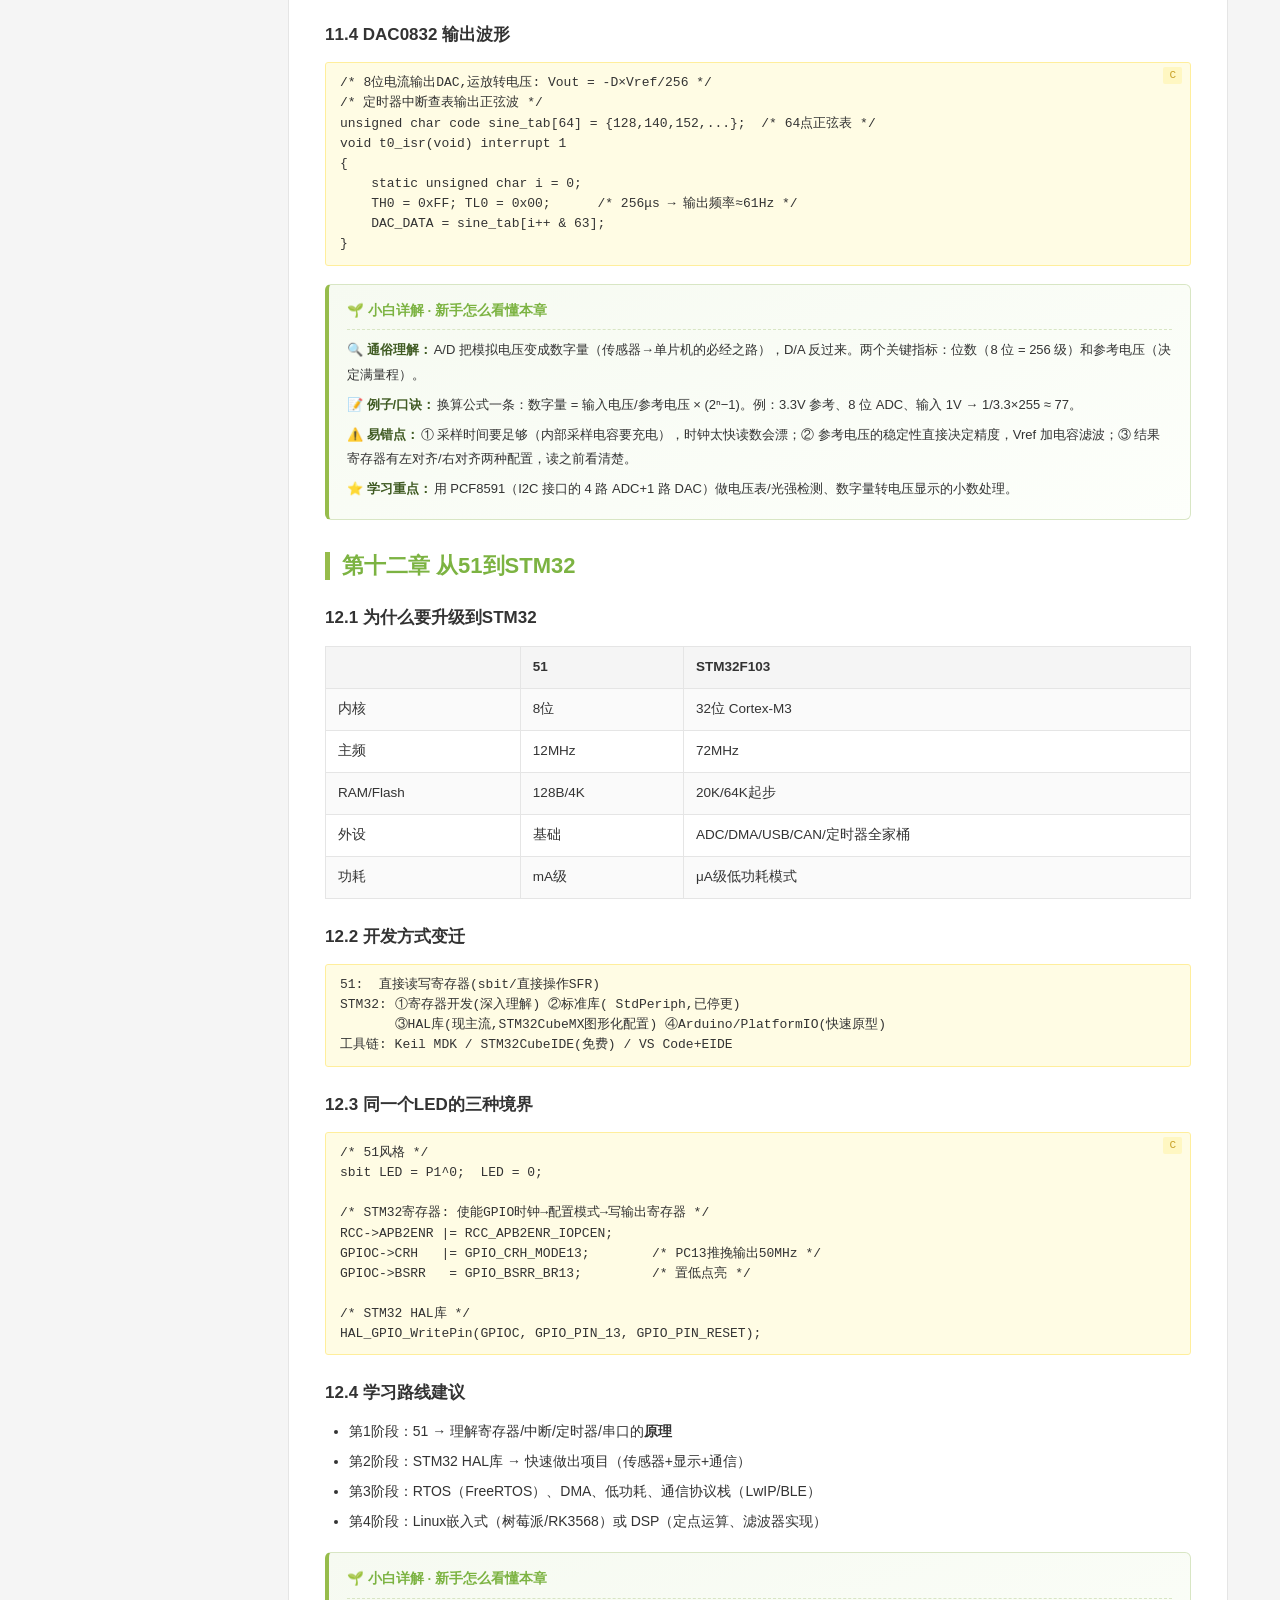
<file: mcu.html>
<!DOCTYPE html>
<html lang="zh-CN">
<head>
<meta charset="UTF-8">
<meta name="viewport" content="width=device-width, initial-scale=1.0">
<title>单片机原理与应用 - 通信工程学习站</title>
<link rel="stylesheet" href="css/styles.css">
</head>
<body>

<div class="site-header">
  <div class="site-header-inner">
    <a href="index.html" class="brand"><span class="b1">通信工程</span><span class="b2">.CN</span></a>
    <div class="search-box" data-search-host>
      <input type="search" placeholder="搜索本课程章节……" aria-label="搜索">
      <div class="search-results" id="header-search-results" hidden></div>
    </div>
  </div>
</div>

<nav class="site-nav">
  <div class="site-nav-inner">
    <a href="index.html">首页</a>
    <div class="nav-dropdown">
      <a class="dropdown-toggle" tabindex="0">全部教程</a>
      <ul class="dropdown-menu">
        <li class="dd-cat">基础课</li>
        <li><a href="c-programming.html">💻 C 语言程序设计</a></li>
        <li><a href="signal-system.html">📊 信号与系统</a></li>
        <li class="dd-cat">专业核心</li>
        <li><a href="comm-principle.html">📡 通信原理</a></li>
        <li><a href="mcu.html">🔧 单片机原理与应用</a></li>
        <li><a href="data-network.html">🌐 数据通信与网络</a></li>
        <li><a href="mobile-comm.html">📶 移动通信</a></li>
        <li class="dd-cat">工具与平台</li>
        <li><a href="os-linux.html">🐧 操作系统与 Linux</a></li>
      </ul>
    </div>
    <a href="index.html#four-year">学习路线</a>
    <a href="index.html#career">就业方向</a>
    <a href="index.html#news">行业资讯</a>
    <a href="index.html#resources">推荐资源</a>
    <a href="certs.html">证书推荐</a>
  </div>
</nav>

<div class="breadcrumb"><a href="index.html">首页</a><span class="bc-sep">›</span><span>单片机原理与应用</span></div>


<div class="layout-2col">
<aside class="sidebar"><div class="sidebar-title"><span class="icon">≡</span> 单片机原理与应用 目录</div>
  
  <ul>
    <li><a href="#ch1">1. 单片机概述</a></li>
    <li><a href="#ch2">2. 51单片机硬件结构</a></li>
    <li><a href="#ch3">3. Keil C51 与开发流程</a></li>
    <li><a href="#ch4">4. 并行IO与点亮LED</a></li>
    <li><a href="#ch5">5. 中断系统</a></li>
    <li><a href="#ch6">6. 定时器/计数器</a></li>
    <li><a href="#ch7">7. 串行通信（UART）</a></li>
    <li><a href="#ch8">8. 数码管与键盘</a></li>
    <li><a href="#ch9">9. LCD显示</a></li>
    <li><a href="#ch10">10. I2C 与 SPI 总线</a></li>
    <li><a href="#ch11">11. A/D 与 D/A</a></li>
    <li><a href="#ch12">12. 从51到STM32</a></li>
    <li><a href="#ch13">13. 习题与思考</a></li>
    <li><a href="#ch14">14. 综合项目实验</a></li>
  </ul>
</aside>

<main class="main">

    <div class="course-intro">
      <div class="title-row">
        <h1>🔧 单片机原理与应用</h1>
        <span class="version-tag">单片机.x</span>
      </div>
      <p>51 内核结构、汇编与 C51、 中断/定时器、串口/I2C/SPI、ADC/DAC、综合项目。</p>
      <p style="font-size:12px;color:var(--text-muted);">📚 建议顺序：从第一章开始依次学习 · 每章后附带习题与实验</p>
    </div>
    <div class="tb-card">
      <div class="tb-head">📖 本课程指定教材</div>
      <div class="tb-body">
        <div class="tb-title">《ARM Cortex-M3嵌入式原理及应用：基于STM32F103微控制器》</div>
        <div class="tb-meta">
          <span><strong>作者</strong>黄克亚</span>
          <span><strong>出版社</strong>清华大学出版社</span>
          <span><strong>ISBN</strong>9787302538615</span>
        
        <div class="tb-guide">📘 <strong>小白读法：</strong>全书围绕 STM32F103 实例展开。建议先通读前三章建立概念，之后按"点亮 LED→按键中断→定时器→串口→ADC"的顺序边看边烧录，每个例程都在板子上跑通再往下走。</div></div>
      </div>
    </div>


<!-- ============================ 第一章 ============================ -->
<section class="section" id="ch1">
<h2>第一章 单片机概述</h2>

<h3>1.1 什么是单片机</h3>
<p><strong>单片机（MCU，Microcontroller Unit）</strong>：把 CPU、存储器（ROM/RAM）、IO接口、定时器、串口、ADC 等集成在一块芯片上的<strong>微型计算机</strong>。"麻雀虽小五脏俱全"。</p>

<h3>1.2 单片机 vs 微处理器</h3>
<table>
  <tr><th></th><th>单片机(MCU)</th><th>微处理器(MPU)</th></tr>
  <tr><td>定位</td><td>控制</td><td>运算</td></tr>
  <tr><td>集成</td><td>外设全集成</td><td>需外扩芯片</td></tr>
  <tr><td>功耗</td><td>μA~mA级</td><td>瓦级</td></tr>
  <tr><td>系统</td><td>裸机/RTOS</td><td>Linux/Windows</td></tr>
  <tr><td>典型</td><td>51/STM32/ESP32</td><td>i7/树莓派SoC</td></tr>
</table>

<h3>1.3 主流单片机家族</h3>
<table>
  <tr><th>系列</th><th>内核</th><th>特点</th><th>应用</th></tr>
  <tr><td><strong>51系列</strong></td><td>Intel 8051</td><td>结构简单、教学经典</td><td>教学、传统工控</td></tr>
  <tr><td><strong>STM32</strong></td><td>ARM Cortex-M</td><td>生态最丰富、性价比高</td><td>万物皆可STM32</td></tr>
  <tr><td>ESP32</td><td>Xtensa/RISC-V</td><td>自带WiFi/蓝牙</td><td>物联网</td></tr>
  <tr><td>MSP430</td><td>TI 16位</td><td>超低功耗</td><td>仪表</td></tr>
  <tr><td>AVR</td><td>8位RISC</td><td>Arduino御用</td><td>创客</td></tr>
  <tr><td>RISC-V</td><td>开源指令集</td><td>自主可控新势力</td><td>国产MCU</td></tr>
</table>
<div class="beginner-block">
  <div class="bb-title">🌱 小白详解 · 新手怎么看懂本章</div>
  <p><strong>🔍 通俗理解：</strong>单片机 = 把 CPU、内存、IO、外设集成在一个芯片上的"微型计算机"。它和电脑的本质区别：没有操作系统、程序直接控制硬件。家电、仪表、玩具里凡是"按键+显示+控制"的都是它。</p>
  <p><strong>📝 例子/口诀：</strong>为什么先学 51：它的结构简单到能看懂每一个寄存器，是理解一切现代 MCU（STM32、ESP32）的"骨架"。</p>
  <p><strong>⚠️ 易错点：</strong>① 分清三个概念：CPU 是芯片、单片机是芯片级小系统、嵌入式系统是"单片机+软件+专用电路"的整机概念；② 看到任何新单片机先问三件事：多少位、主频多少、片上 ROM/RAM 多大。</p>
  <p><strong>⭐ 学习重点：</strong>单片机 vs 微机 vs 嵌入式的层级关系、MCS-51 基本组成框图、数制与码制基础（BCD/补码）。</p>
</div>
</section>

<!-- ============================ 第二章 ============================ -->
<section class="section" id="ch2">
<h2>第二章 51单片机硬件结构</h2>

<h3>2.1 引脚与最小系统</h3>
<div class="code-block"><pre>最小系统三件套(缺一不能跑):
①电源: VCC(40脚)+5V, GND(20脚)
②时钟: XTAL1/XTAL2 接 11.0592MHz(串口友好)或12MHz晶振 + 2×30pF
③复位: RST(9脚) 高电平复位, 10μF电容+10kΩ电阻上电自动复位
     EA(31脚)接VCC: 使用片内ROM</pre></div>

<h3>2.2 存储器结构（哈佛结构）</h3>
<table>
  <tr><th>存储器</th><th>容量(经典AT89C51)</th><th>说明</th></tr>
  <tr><td>程序存储器 ROM</td><td>4KB</td><td>存代码，掉电不丢</td></tr>
  <tr><td>数据存储器 RAM</td><td>128B</td><td>变量、栈（够用但紧张！）</td></tr>
  <tr><td>SFR 特殊功能寄存器</td><td>128B(80H~FFH)</td><td>P0~P3、TCON、SCON…</td></tr>
</table>

<h3>2.3 四个并行IO口</h3>
<table>
  <tr><th>端口</th><th>特点</th><th>注意</th></tr>
  <tr><td>P0</td><td>开漏输出，无上拉</td><td>做IO必须外接上拉电阻(4.7k~10k)</td></tr>
  <tr><td>P1</td><td>准双向口</td><td>纯IO，最省心</td></tr>
  <tr><td>P2</td><td>准双向口</td><td>扩展时输出高8位地址</td></tr>
  <tr><td>P3</td><td>复用功能</td><td>串口/中断/定时器/读写线</td></tr>
</table>
<div class="beginner-block">
  <div class="bb-title">🌱 小白详解 · 新手怎么看懂本章</div>
  <p><strong>🔍 通俗理解：</strong>51 核心记"三区两口"：CPU、ROM（4KB，放程序）、RAM（256B，放变量）、P0~P3 四个 8 位 IO 口。特殊功能寄存器 SFR 区（80H~FFH）是控制整块芯片的"控制面板"。</p>
  <p><strong>📝 例子/口诀：</strong>时间关系必背：晶振 12MHz 时，时钟周期=1/12μs，机器周期=12 个时钟周期=<strong>1μs</strong>——以后算定时器初值、写延时函数全靠它。</p>
  <p><strong>⚠️ 易错点：</strong>① P0 是开漏输出，做普通 IO 必须外接上拉电阻；② RAM 低 128B 直接寻址、高 128B 是 SFR 区（间接寻址访问），地址重叠但物理独立；③ PSW 里的 CY（进位）、AC（辅助进位）、OV（溢出）、P（奇偶）各自含义别张冠李戴。</p>
  <p><strong>⭐ 学习重点：</strong>P0~P3 各口的第二功能表、PSW 标志位、机器周期与晶振频率的换算。</p>
</div>
</section>

<!-- ============================ 第三章 ============================ -->
<section class="section" id="ch3">
<h2>第三章 Keil C51 与开发流程</h2>

<h3>3.1 开发环境</h3>
<ul>
  <li>编写：Keil μVision（C51）或 VS Code + EIDE 插件</li>
  <li>仿真：Proteus（电路仿真，无需硬件）</li>
  <li>烧录：STC-ISP（STC芯片）/ 普中自动下载器</li>
</ul>

<h3>3.2 第一个程序：点亮LED</h3>
<div class="code-block"><pre class="language-c">#include &lt;reg52.h&gt;      /* 51寄存器定义头文件 */

sbit LED1 = P1^0;      /* 位定义: P1口第0脚 */

void main(void)
{
    LED1 = 0;          /* 低电平点亮(灌电流,常见接法) */
    while (1)          /* 主循环绝不返回! */
        ;
}</pre></div>

<h3>3.3 C51 与标准C的区别</h3>
<div class="code-block"><pre class="language-c">sbit   LED = P1^0;                  /* 位变量,标准C没有 */
unsigned char idata buf[16];        /* idata/data/xdata 指定存储区 */
void t0_isr(void) interrupt 1       /* 中断号1=定时器0,标准C没有 */
{
    TH0 = (65536-50000)/256;        /* 重装初值 */
    TL0 = (65536-50000)%256;
}</pre></div>
<div class="beginner-block">
  <div class="bb-title">🌱 小白详解 · 新手怎么看懂本章</div>
  <p><strong>🔍 通俗理解：</strong>51 开发五步循环：建工程 → 写 C51 代码 → 编译生成 .hex → 烧录（STC 芯片用 stc-isp 串口下载）→ 上电运行看现象。调试手段主要是 LED 和串口打印。</p>
  <p><strong>📝 例子/口诀：</strong>Keil 两个必踩的坑都和设置有关：① Target 里没勾 "Create HEX File" 就没有输出文件；② 晶振频率填错，delay 延时全不准。</p>
  <p><strong>⚠️ 易错点：</strong>① STC 串口下载需要"冷启动"：先点下载按钮、再给板子上电；② Keil 选芯片型号要和实物一致（AT89C52/STC89C52 兼容）；③ C51 与标准 C 的差异：sbit 定义位变量、interrupt 关键字写中断函数、data/xdata 存储区域修饰。</p>
  <p><strong>⭐ 学习重点：</strong>完整跑通"点亮一个 LED"、理解编译-烧录-运行循环、用 USB 转串口模块连接开发板。</p>
</div>
</section>

<!-- ============================ 第四章 ============================ -->
<section class="section" id="ch4">
<h2>第四章 并行IO应用</h2>

<h3>4.1 流水灯（数组法+移位法）</h3>
<div class="code-block"><pre class="language-c">#include &lt;reg52.h&gt;
void delay_ms(unsigned int ms)          /* 11.0592MHz近似延时 */
{
    unsigned int i, j;
    for (i = 0; i &lt; ms; i++)
        for (j = 0; j &lt; 114; j++);
}
void main(void)
{
    unsigned char pat[8] = {0xFE,0xFD,0xFB,0xF7,0xEF,0xDF,0xBF,0x7F};
    unsigned char i;
    while (1)
        for (i = 0; i &lt; 8; i++) {
            P1 = pat[i];               /* 查表法 */
            delay_ms(200);
        }
}</pre></div>

<h3>4.2 按键检测与消抖</h3>
<div class="code-block"><pre class="language-c">sbit KEY1 = P3^2;
if (KEY1 == 0) {                 /* 检测到按下 */
    delay_ms(10);                /* 延时消抖(机械抖动5~10ms) */
    if (KEY1 == 0) {             /* 确认按下 */
        /* 等待释放,避免长按重复触发 */
        while (KEY1 == 0);
        LED = !LED;              /* 执行动作 */
    }
}</pre></div>
<div class="beginner-block">
  <div class="bb-title">🌱 小白详解 · 新手怎么看懂本章</div>
  <p><strong>🔍 通俗理解：</strong>点灯是嵌入式的 Hello World。操作 IO 本质就是读写寄存器：P1=0xFE 让 P1.0 输出低电平——LED 是亮是灭取决于电路接法（灌电流接法低电平亮，最常见）。</p>
  <p><strong>📝 例子/口诀：</strong>流水灯两种写法：移位法（P1=_crol_(P1,1) 循环左移）和查表法（数组存花样）。按键必须<strong>消抖</strong>：检测到按下→延时 10~20ms→再确认仍按下才算真按。</p>
  <p><strong>⚠️ 易错点：</strong>① sbit LED=P1^0 之后 LED=0 还是 LED=1 点亮，看原理图接法，背结论没用；② 读 IO 口电平前先写 1（准双向口特性）；③ delay 消抖期间 CPU 什么都不干——后续要用定时器扫描替代。</p>
  <p><strong>⭐ 学习重点：</strong>流水灯（移位/查表）、独立按键检测+消抖、行列式键盘扫描（行输出列读入）。</p>
</div>
</section>

<!-- ============================ 第五章 ============================ -->
<section class="section" id="ch5">
<h2>第五章 中断系统</h2>

<h3>5.1 中断的概念</h3>
<p>CPU 正在干活时，紧急事件发生 → 暂停当前任务 → 转去处理紧急任务（中断服务函数 ISR）→ 处理完返回继续。相比轮询，中断<strong>响应快、效率高、可休眠省电</strong>。</p>

<h3>5.2 51的五个中断源</h3>
<table>
  <tr><th>中断源</th><th>中断号</th><th>默认优先级</th><th>触发方式</th></tr>
  <tr><td>外部中断0 (INT0)</td><td>0</td><td>最高</td><td>低电平/下降沿(IT0=1)</td></tr>
  <tr><td>定时器0 (T0)</td><td>1</td><td>2</td><td>计数溢出</td></tr>
  <tr><td>外部中断1 (INT1)</td><td>2</td><td>3</td><td>同INT0</td></tr>
  <tr><td>定时器1 (T1)</td><td>3</td><td>4</td><td>计数溢出</td></tr>
  <tr><td>串口 (UART)</td><td>4</td><td>最低</td><td>发送/接收完成</td></tr>
</table>

<h3>5.3 中断相关寄存器</h3>
<div class="code-block"><pre>IE(中断允许): EA总开关 | ET1/ET0定时器 | EX1/EX0外部 | ES串口
TCON: IT0/IT1触发方式, TF0/TF1溢出标志(硬件置1,进入ISR自动清零)
IP: 中断优先级寄存器(默认自然优先级,可置1提级)
PX0 PT0 PX1 PT1 PS —— 同级中断不能互相打断!</pre></div>

<h3>5.4 外部中断实例</h3>
<div class="code-block"><pre class="language-c">#include &lt;reg52.h&gt;
sbit LED = P1^0;

void int0_isr(void) interrupt 0      /* 外部中断0服务函数 */
{
    LED = !LED;                      /* 每次按下翻转 */
}
void main(void)
{
    IT0 = 1;      /* 下降沿触发(低电平触发会连续响应!) */
    EX0 = 1;      /* 允许外部中断0 */
    EA  = 1;      /* 开总中断 */
    while (1) P2 = 0xF0;             /* 主循环干别的事 */
}</pre></div>
<div class="alert alert-warning">⚠️ <strong>ISR编写三原则</strong>：①越短越好（微秒级，绝不delay）②不用printf等重函数 ③共享变量加 volatile。</div>
<div class="beginner-block">
  <div class="bb-title">🌱 小白详解 · 新手怎么看懂本章</div>
  <p><strong>🔍 通俗理解：</strong>中断 = 硬件"拍 CPU 的肩膀说有急事"，CPU 保存现场去处理、完事回来继续。比轮询（一直问"来了吗"）高效得多——CPU 平时可以干别的或休眠。</p>
  <p><strong>📝 例子/口诀：</strong>使用中断四步口诀：<strong>EA=1 开总闸 → EX0=1 开分闸 → IT0=1 设触发方式 → 写 interrupt 函数</strong>。</p>
  <p><strong>⚠️ 易错点：</strong>① 中断号对应关系必须背：0=INT0、1=T0、2=INT1、3=T1、4=串口——写错序号程序"看似没反应"；② 中断函数不能有参数、不能有返回值，也不要在里面长延时（阻塞别的代码）；③ 外部中断触发方式选下降沿（IT=1）比低电平可靠——电平不撤销会反复触发。</p>
  <p><strong>⭐ 学习重点：</strong>五个中断源及优先级（IP 寄存器）、中断响应的现场保护机制、按键改用外部中断实现的写法。</p>
</div>
</section>

<!-- ============================ 第六章 ============================ -->
<section class="section" id="ch6">
<h2>第六章 定时器/计数器</h2>

<h3>6.1 定时器工作原理</h3>
<p>对<strong>机器周期</strong>（12MHz晶振 = 1μs）或外部脉冲计数，从初值加到 65536 溢出（16位方式）→ TF 置位 → 申请中断。</p>
<div class="formula">定时时间 t = (65536 − 初值) × 机器周期　　初值 = 65536 − t / T<sub>机器</sub></div>

<h3>6.2 四种工作方式（TMOD设置）</h3>
<table>
  <tr><th>方式</th><th>位数</th><th>最大定时(12MHz)</th><th>用途</th></tr>
  <tr><td>方式0</td><td>13位</td><td>8.19ms</td><td>兼容老芯片</td></tr>
  <tr><td><strong>方式1</strong></td><td>16位</td><td>65.536ms</td><td>最常用 ⭐</td></tr>
  <tr><td>方式2</td><td>8位自动重装</td><td>256μs</td><td>串口波特率发生器</td></tr>
  <tr><td>方式3</td><td>T0拆双8位</td><td>—</td><td>极少用</td></tr>
</table>

<h3>6.3 定时器0方式1：50ms精确定时</h3>
<div class="code-block"><pre class="language-c">/* 11.0592MHz: 机器周期=1.085μs, 50ms需要46080个周期 */
/* 初值 = 65536-46080 = 19456 = 0x4C00 */
#include &lt;reg52.h&gt;
unsigned char cnt = 0;
void timer0_isr(void) interrupt 1
{
    TH0 = 0x4C; TL0 = 0x00;       /* 必须手动重装! */
    if (++cnt >= 20) {            /* 20×50ms = 1秒 */
        cnt = 0;
        P1 = ~P1;                 /* 每秒翻转 */
    }
}
void main(void)
{
    TMOD = 0x01;        /* T0方式1(16位定时) */
    TH0 = 0x4C; TL0 = 0x00;
    ET0 = 1; EA = 1;    /* 允许T0中断,开总中断 */
    TR0 = 1;            /* 启动定时器 */
    while (1);
}</pre></div>

<h3>6.4 PWM软件模拟</h3>
<div class="code-block"><pre class="language-c">/* 定时器产生PWM控制LED亮度/电机调速 */
void t0_isr(void) interrupt 1
{
    static unsigned char duty = 0, tick = 0;
    TH0 = 0xFF; TL0 = 0x00;        /* 256μs一拍(方式1快装) */
    if (++tick >= 100) tick = 0;   /* 周期100拍=25.6ms */
    LED = (tick &lt; duty) ? 0 : 1;   /* 前 duty 拍点亮 */
}</pre></div>
<div class="beginner-block">
  <div class="bb-title">🌱 小白详解 · 新手怎么看懂本章</div>
  <p><strong>🔍 通俗理解：</strong>定时器本质是"数机器周期的计数器"：每来一个机器周期加 1，数到溢出（TF 置位）就申请中断。它的价值是让 CPU 从"死等延时"中解放出来。</p>
  <p><strong>📝 例子/口诀：</strong>初值计算模板：12MHz、模式1（16位）、要定时 50ms → 需计 50000 个机器周期 → 初值 = 65536−50000 = 15536 = 0x3CB0 → TH0=0x3C、TL0=0xB0。要 1 秒就中断 20 次再计数。</p>
  <p><strong>⚠️ 易错点：</strong>① TMOD 低 4 位管 T0、高 4 位管 T1，别写反；② 模式 2（8 位自动重装）适合产生串口波特率，模式 1 适合长定时；③ 中断方式下 TF 自动清零，查询方式必须手动清 TF。</p>
  <p><strong>⭐ 学习重点：</strong>定时器初始化四步、任意时长的精确定时（中断计数法）、定时器中断产生方波/PWM 的思路。</p>
</div>
</section>

<!-- ============================ 第七章 ============================ -->
<section class="section" id="ch7">
<h2>第七章 串行通信（UART）</h2>

<h3>7.1 通信方式基础</h3>
<table>
  <tr><th></th><th>并行</th><th>串行</th></tr>
  <tr><td>线路</td><td>多位同时传</td><td>一位一位传</td></tr>
  <tr><td>速度</td><td>快</td><td>相对慢</td></tr>
  <tr><td>成本</td><td>高（排线）</td><td>低（1~2根线）</td></tr>
  <tr><td>距离</td><td>短</td><td>长</td></tr>
</table>
<table>
  <tr><th>串行方向</th><th>说明</th><th>典型</th></tr>
  <tr><td>单工</td><td>只能单向</td><td>遥控器</td></tr>
  <tr><td>半双工</td><td>双向不同时</td><td>RS485、对讲机</td></tr>
  <tr><td>全双工</td><td>双向同时</td><td>UART(TXD/RXD)、RS232</td></tr>
</table>

<h3>7.2 UART帧格式</h3>
<div class="code-block"><pre>空闲(高) → 起始位(低) → D0 D1 ... D7(低位在前) → 奇偶校验(可选) → 停止位(高)
一帧 = 10位(8N1格式: 8数据无校验1停止)最常用</pre></div>
<div class="formula">波特率 9600 → 每位时间 = 1/9600 ≈ 104μs</div>

<h3>7.3 波特率设置（方式1+T1方式2）</h3>
<div class="formula">波特率 = (2<sup>SMOD</sup>/32) × f<sub>osc</sub> / (12 × (256 − 初值))</div>
<div class="code-block"><pre>/* 11.0592MHz, 9600bps, SMOD=0 → 初值=0xFD(253) */
void uart_init(void)
{
    SCON = 0x50;        /* 方式1(8位UART), 允许接收(REN=1) */
    TMOD |= 0x20;       /* T1方式2(8位自动重装)做波特率发生器 */
    TH1 = TL1 = 0xFD;   /* 9600bps @11.0592MHz */
    TR1 = 1;            /* 启动T1 */
    ES = 1; EA = 1;     /* 允许串口中断 */
}
/* 这就是为什么大家都用11.0592MHz晶振——波特率误差为0! */
/* 1200→0xE8, 2400→0xF4, 4800→0xFA, 9600→0xFD, 19200→0xFD且SMOD=1 */</pre></div>

<h3>7.4 收发实现</h3>
<div class="code-block"><pre class="language-c">void uart_send(unsigned char dat)
{
    ES = 0;             /* 发送期间关串口中断,防自扰 */
    TI = 0;             /* 清发送标志 */
    SBUF = dat;         /* 写SBUF自动启动发送 */
    while (!TI);        /* 等待发送完成 */
    ES = 1;
}
void uart_isr(void) interrupt 4
{
    if (RI) {           /* 收到一字节 */
        RI = 0;         /* 软件清零接收标志 */
        rx_buf = SBUF;  /* 读取数据(读SBUF自动取接收缓存) */
        rx_flag = 1;
    }
}
/* printf重定向到串口(需添加 */
/* char putchar(char c){uart_send(c);return c;} 并勾选Use MicroLIB) */</pre></div>

<h3>7.5 RS232 / RS485 / TTL 电平</h3>
<table>
  <tr><th>标准</th><th>电平</th><th>距离</th><th>场景</th></tr>
  <tr><td>TTL</td><td>0/5V</td><td>板内</td><td>芯片之间</td></tr>
  <tr><td>RS232</td><td>±3~15V(MAX232转换)</td><td>15m</td><td>老式工控/调试口</td></tr>
  <tr><td>RS485</td><td>差分信号(MAX485)</td><td>1200m</td><td>Modbus工业总线</td></tr>
</table>
<div class="beginner-block">
  <div class="bb-title">🌱 小白详解 · 新手怎么看懂本章</div>
  <p><strong>🔍 通俗理解：</strong>串口是单片机和电脑、其他芯片对话的通道。通信双方必须约好参数——最常用"9600, 8, N, 1"（波特率 9600、8 位数据、无校验、1 位停止）。</p>
  <p><strong>📝 例子/口诀：</strong>初始化五件套：SCON=0x50（模式1+允许接收）→ TMOD 设 T1 模式2 → TH1=0xFD（9600@11.0592MHz）→ TR1=1 → ES=1、EA=1。</p>
  <p><strong>⚠️ 易错点：</strong>① 为什么用 11.0592MHz 晶振：12MHz 分频有误差、收发会乱码，11.0592 能整除出精确波特率；② 发送完 TI 要<strong>软件清零</strong>、接收完 RI 同理，否则下一次收发失效；③ printf 重定向需要重写 putchar。</p>
  <p><strong>⭐ 学习重点：</strong>串口初始化代码默写、发送/接收单字节与字符串、电脑端串口助手联调（这是最实用的调试手段）。</p>
</div>
</section>

<!-- ============================ 第八章 ============================ -->
<section class="section" id="ch8">
<h2>第八章 数码管与键盘</h2>

<h3>8.1 数码管静态与动态显示</h3>
<div class="code-block"><pre class="language-c">/* 共阴极段码表(共阳则取反) */
unsigned char code seg[] = {       /* code关键字:存ROM省RAM */
    0x3F,0x06,0x5B,0x4F,0x66,      /* 0 1 2 3 4 */
    0x6D,0x7D,0x07,0x7F,0x6F};     /* 5 6 7 8 9 */

/* 动态扫描: 4位数码管轮流点亮,利用视觉暂留(>50Hz无闪烁) */
void display(unsigned char pos, unsigned char num)
{
    P2 = ~(1 &lt;&lt; pos);    /* 位选(38译码器/直接IO) */
    P0 = seg[num];        /* 段选 */
    delay_ms(2);          /* 点亮2ms后切下一位 */
}</pre></div>

<h3>8.2 矩阵键盘扫描（4×4）</h3>
<div class="code-block"><pre class="language-c">/* 行列扫描法: 行输出、列读回 */
unsigned char key_scan(void)
{
    unsigned char row, col, tmp;
    P1 = 0xF0;                       /* 行全低,列上拉 */
    if (P1 != 0xF0) {                /* 有键按下 */
        delay_ms(10);                /* 消抖 */
        if (P1 != 0xF0) {
            tmp = P1 &amp; 0xF0;
            for (row = 0; row &lt; 4; row++) {       /* 定位列 */
                ...
            }
            /* 或线反转法: 先送0xF0读列,再送0x0F读行,两次结果合成键码 */
            while (P1 != 0xF0);      /* 等待释放 */
            return key_code;         /* 返回0~15键值 */
        }
    }
    return 0xFF;                     /* 无键 */
}</pre></div>
<div class="beginner-block">
  <div class="bb-title">🌱 小白详解 · 新手怎么看懂本章</div>
  <p><strong>🔍 通俗理解：</strong>数码管 = 8 段 LED 按一定排列组成。分共阴（公共端接地，段码高电平亮）和共阳（段码低电平亮）——两种段码表互为取反。</p>
  <p><strong>📝 例子/口诀：</strong>多位数码管用<strong>动态扫描</strong>：轮流快速点亮每一位（每位 1~2ms、整体刷新率 &gt;50Hz），靠人眼视觉暂留看起来"同时亮"。N 位只占 8+N 根线。</p>
  <p><strong>⚠️ 易错点：</strong>① 动态扫描每位点亮时间太长会闪、太短会暗，1~2ms 是经验值；② 段码表加 code 关键字存 ROM，省宝贵的 RAM；③ 行列键盘扫描：行输出逐行拉低、列读入判断哪键按下，松手检测别忘了。</p>
  <p><strong>⭐ 学习重点：</strong>共阴/共阳段码计算、动态扫描程序框架（配合定时器中断刷新，避免 delay 阻塞）、4×4 键盘扫描+键值显示。</p>
</div>
</section>

<!-- ============================ 第九章 ============================ -->
<section class="section" id="ch9">
<h2>第九章 LCD1602 与 LCD12864</h2>

<h3>9.1 LCD1602 驱动</h3>
<div class="code-block"><pre class="language-c">#define LCD_DATA P0        /* 数据口 */
sbit LCD_RS = P2^6;         /* 0命令 1数据 */
sbit LCD_RW = P2^5;         /* 0写 1读 */
sbit LCD_EN = P2^7;         /* 使能,下降沿锁存 */

void lcd_write(bit rs, unsigned char d)
{
    LCD_RS = rs; LCD_RW = 0;
    LCD_DATA = d;
    LCD_EN = 1; delay_us(5);
    LCD_EN = 0;             /* EN高脉冲写入 */
}
void lcd_init(void)
{
    delay_ms(15);
    lcd_write(0, 0x38);     /* 8位总线,2行,5×7点阵 */
    lcd_write(0, 0x0C);     /* 开显示,关光标 */
    lcd_write(0, 0x06);     /* 写入后地址自动+1 */
    lcd_write(0, 0x01);     /* 清屏 */
    delay_ms(2);
}
void lcd_show(unsigned char pos, char *s)   /* pos:0x80+地址 */
{
    lcd_write(0, pos);
    while (*s) lcd_write(1, *s++);
}</pre></div>

<h3>9.2 常用命令字</h3>
<table>
  <tr><th>命令</th><th>功能</th></tr>
  <tr><td>0x01</td><td>清屏</td></tr>
  <tr><td>0x02</td><td>光标回家</td></tr>
  <tr><td>0x80+n</td><td>第一行第n列地址</td></tr>
  <tr><td>0xC0+n</td><td>第二行第n列地址</td></tr>
</table>
<div class="beginner-block">
  <div class="bb-title">🌱 小白详解 · 新手怎么看懂本章</div>
  <p><strong>🔍 通俗理解：</strong>LCD1602 是 2 行×16 字符的字符屏（只能显示字符和自定义点阵），LCD12864 能显示图形和汉字。它们让单片机有了"输出界面"。</p>
  <p><strong>📝 例子/口诀：</strong>操作时序一句话：RS=0 写指令、RS=1 写数据，配合 E 引脚的高脉冲锁存。初始化必须严格按手册顺序发指令序列。</p>
  <p><strong>⚠️ 易错点：</strong>① 忙检测（读 BF 标志）不可省——LCD 没准备好时指令会被丢弃，现象是"偶尔显示不出来"；② 4 位模式先传高 4 位再传低 4 位；③ 1602 显示自定义字符要把点阵写入 CGRAM；12864 显示汉字要用取模软件生成字模。</p>
  <p><strong>⭐ 学习重点：</strong>1602 初始化流程与显示字符串、自定义字符（CGRAM）、12864 画点与汉字显示原理。</p>
</div>
</section>

<!-- ============================ 第十章 ============================ -->
<section class="section" id="ch10">
<h2>第十章 I2C 与 SPI 总线</h2>

<h3>10.1 I2C 总线（两线制）</h3>
<div class="code-block"><pre>两根线: SDA数据 + SCL时钟(均需上拉电阻4.7k)
器件地址7位 + 读写位 → 每个器件天然编址
信号: 起始S(SCL高时SDA下降沿) / 停止P(SCL高时SDA上升沿)
     应答ACK(第9个时钟SDA拉低)
时钟最高400kHz(快速模式)
典型器件: AT24C02(EEPROM)、DS1307(RTC)、OLED(SSD1306)</pre></div>

<h3>10.2 GPIO 模拟 I2C 时序（读EEPROM）</h3>
<div class="code-block"><pre class="language-c">sbit SDA = P2^0;  sbit SCL = P2^1;

void i2c_start(void) { SDA=1; SCL=1; delay_us(4); SDA=0; delay_us(4); SCL=0; }
void i2c_stop(void)  { SDA=0; SCL=1; delay_us(4); SDA=1; delay_us(4); }
bit   i2c_wait_ack(void) { SDA=1; SCL=1; delay_us(4); SCL=0; return SDA?1:0; }

void i2c_write_byte(unsigned char d)
{
    unsigned char i;
    for (i = 0; i &lt; 8; i++) {
        SDA = (d &amp; 0x80) ? 1 : 0;    /* 高位在前 */
        SCL = 1; delay_us(4); SCL = 0;
        d &lt;&lt;= 1;
    }
}
/* 24C02读一字节: START → 0xA0(写器件地址) → 字节地址 → 
   START(重复起始) → 0xA1(读) → 收数据 → NACK → STOP */</pre></div>

<h3>10.3 SPI 总线（四线制，更快）</h3>
<table>
  <tr><th>信号</th><th>作用</th></tr>
  <tr><td>SCK</td><td>时钟（主机产生）</td></tr>
  <tr><td>MOSI</td><td>主机出从机入</td></tr>
  <tr><td>MISO</td><td>主机入从机出</td></tr>
  <tr><td>CS/SS</td><td>片选（低有效，选器件）</td></tr>
</table>
<div class="code-block"><pre>特点: 全双工、时钟可达几十MHz、无应答机制
CPOL/CPHA四种模式(模式0最常用: SCL空闲低,第一个边沿采样)
典型器件: W25Q64(Flash)、NRF24L01(无线)、SD卡、TFT屏</pre></div>

<h3>10.4 I2C vs SPI 选择</h3>
<table>
  <tr><th></th><th>I2C</th><th>SPI</th></tr>
  <tr><td>线数</td><td>2</td><td>4(+每器件1片选)</td></tr>
  <tr><td>速度</td><td>≤3.4MHz</td><td>几十MHz</td></tr>
  <tr><td>寻址</td><td>协议内建</td><td>硬件片选</td></tr>
  <tr><td>场景</td><td>慢速传感器多挂</td><td>大容量快速传输</td></tr>
</table>
<div class="beginner-block">
  <div class="bb-title">🌱 小白详解 · 新手怎么看懂本章</div>
  <p><strong>🔍 通俗理解：</strong>I2C = 两线总线（SDA 数据 + SCL 时钟），靠 7 位地址区分挂在同一对线上的多个器件；SPI = 四线（MOSI/MISO/SCK/CS），更快但每个从设备要一根片选线。51 没有硬件 I2C/SPI，需要 GPIO 软件"演"出时序。</p>
  <p><strong>📝 例子/口诀：</strong>I2C 起始条件：SCL 高电平时 SDA 由高变低；停止条件相反。每传 8 位后第 9 个时钟是应答位（从机拉低 SDA 表示 ACK）。</p>
  <p><strong>⚠️ 易错点：</strong>① 24C02 这类 EEPROM 的器件地址 = 固定高 4 位 + 硬件接线低 3 位；② SPI 四种模式（CPOL/CPHA 组合）由从设备手册指定，主从必须一致；③ 软件 I2C 的延时不达标会通信失败——示波器/逻辑分析仪是最好的排错工具。</p>
  <p><strong>⭐ 学习重点：</strong>软件模拟 I2C 读写 EEPROM 全流程（起始→器件地址→存储地址→数据→停止）、SPI 驱动一个外设（如 Flash/显示屏）。</p>
</div>
</section>

<!-- ============================ 第十一章 ============================ -->
<section class="section" id="ch11">
<h2>第十一章 A/D 与 D/A 转换</h2>

<h3>11.1 ADC 关键指标</h3>
<div class="formula">分辨率：n位 → 把 V<sub>ref</sub> 分成 2ⁿ 份，1LSB = V<sub>ref</sub>/2ⁿ</div>
<ul>
  <li>8位 ADC（ADC0809）：256级</li>
  <li>10位（51内置如STC15）：1024级</li>
  <li>12位（STM32内置ADC、TLC2543）：4096级</li>
  <li>转换时间、采样保持、参考电压稳定性同样重要</li>
</ul>

<h3>11.2 ADC0809 接口（经典教学芯片）</h3>
<div class="code-block"><pre>8路模拟开关 + 8位逐次逼近ADC
控制: START启动 / EOC转换结束 / OE输出允许 / ALE锁存通道地址
时钟CLOCK: 500kHz(由ALE分频或外部提供)
流程: 选通道(IN0~IN7) → ALE锁存 → START脉冲 → 等EOC=1 → OE=1读数据</pre></div>

<h3>11.3 电压采集实战（数字电压表）</h3>
<div class="code-block"><pre class="language-c">unsigned char adc_read(unsigned char ch)
{
    unsigned char dat;
    ADC_CH = ch &amp; 0x07;      /* P2低3位选通道 */
    ST = 0; ST = 1; ST = 0;   /* START正脉冲启动 */
    while (!EOC);             /* 等待转换完成 */
    OE = 1;                   /* 打开输出 */
    dat = ADC_DATA;           /* 读8位结果 */
    OE = 0;
    return dat;
}
/* 显示: 电压 = dat × 5.0 / 255,保留两位小数(×100转整数避免浮点) */
unsigned int mv = (unsigned int)dat * 500UL / 255;
disp_num(mv / 100, mv % 100);   /* X.XX格式 */</pre></div>

<h3>11.4 DAC0832 输出波形</h3>
<div class="code-block"><pre class="language-c">/* 8位电流输出DAC,运放转电压: Vout = -D×Vref/256 */
/* 定时器中断查表输出正弦波 */
unsigned char code sine_tab[64] = {128,140,152,...};  /* 64点正弦表 */
void t0_isr(void) interrupt 1
{
    static unsigned char i = 0;
    TH0 = 0xFF; TL0 = 0x00;      /* 256μs → 输出频率≈61Hz */
    DAC_DATA = sine_tab[i++ &amp; 63];
}</pre></div>
<div class="beginner-block">
  <div class="bb-title">🌱 小白详解 · 新手怎么看懂本章</div>
  <p><strong>🔍 通俗理解：</strong>A/D 把模拟电压变成数字量（传感器→单片机的必经之路），D/A 反过来。两个关键指标：位数（8 位 = 256 级）和参考电压（决定满量程）。</p>
  <p><strong>📝 例子/口诀：</strong>换算公式一条：数字量 = 输入电压/参考电压 × (2ⁿ−1)。例：3.3V 参考、8 位 ADC、输入 1V → 1/3.3×255 ≈ 77。</p>
  <p><strong>⚠️ 易错点：</strong>① 采样时间要足够（内部采样电容要充电），时钟太快读数会漂；② 参考电压的稳定性直接决定精度，Vref 加电容滤波；③ 结果寄存器有左对齐/右对齐两种配置，读之前看清楚。</p>
  <p><strong>⭐ 学习重点：</strong>用 PCF8591（I2C 接口的 4 路 ADC+1 路 DAC）做电压表/光强检测、数字量转电压显示的小数处理。</p>
</div>
</section>

<!-- ============================ 第十二章 ============================ -->
<section class="section" id="ch12">
<h2>第十二章 从51到STM32</h2>

<h3>12.1 为什么要升级到STM32</h3>
<table>
  <tr><th></th><th>51</th><th>STM32F103</th></tr>
  <tr><td>内核</td><td>8位</td><td>32位 Cortex-M3</td></tr>
  <tr><td>主频</td><td>12MHz</td><td>72MHz</td></tr>
  <tr><td>RAM/Flash</td><td>128B/4K</td><td>20K/64K起步</td></tr>
  <tr><td>外设</td><td>基础</td><td>ADC/DMA/USB/CAN/定时器全家桶</td></tr>
  <tr><td>功耗</td><td>mA级</td><td>μA级低功耗模式</td></tr>
</table>

<h3>12.2 开发方式变迁</h3>
<div class="code-block"><pre>51:  直接读写寄存器(sbit/直接操作SFR)
STM32: ①寄存器开发(深入理解) ②标准库( StdPeriph,已停更)
       ③HAL库(现主流,STM32CubeMX图形化配置) ④Arduino/PlatformIO(快速原型)
工具链: Keil MDK / STM32CubeIDE(免费) / VS Code+EIDE</pre></div>

<h3>12.3 同一个LED的三种境界</h3>
<div class="code-block"><pre class="language-c">/* 51风格 */
sbit LED = P1^0;  LED = 0;

/* STM32寄存器: 使能GPIO时钟→配置模式→写输出寄存器 */
RCC->APB2ENR |= RCC_APB2ENR_IOPCEN;
GPIOC->CRH   |= GPIO_CRH_MODE13;        /* PC13推挽输出50MHz */
GPIOC->BSRR   = GPIO_BSRR_BR13;         /* 置低点亮 */

/* STM32 HAL库 */
HAL_GPIO_WritePin(GPIOC, GPIO_PIN_13, GPIO_PIN_RESET);</pre></div>

<h3>12.4 学习路线建议</h3>
<ul>
  <li>第1阶段：51 → 理解寄存器/中断/定时器/串口的<strong>原理</strong></li>
  <li>第2阶段：STM32 HAL库 → 快速做出项目（传感器+显示+通信）</li>
  <li>第3阶段：RTOS（FreeRTOS）、DMA、低功耗、通信协议栈（LwIP/BLE）</li>
  <li>第4阶段：Linux嵌入式（树莓派/RK3568）或 DSP（定点运算、滤波器实现）</li>
</ul>
<div class="beginner-block">
  <div class="bb-title">🌱 小白详解 · 新手怎么看懂本章</div>
  <p><strong>🔍 通俗理解：</strong>从 51 到 STM32，就像从自行车换到摩托车：外设更多、速度更快，开发方式从"直接写寄存器"变成"调库函数（HAL/标准库）"。核心思维不变：配置外设寄存器让硬件干活。</p>
  <p><strong>📝 例子/口诀：</strong>STM32 上手三板斧：先开<strong>时钟</strong>（RCC）→ 再配 GPIO 模式 → 最后配外设。忘开时钟是新手第一大坑：代码全对、外设纹丝不动。</p>
  <p><strong>⚠️ 易错点：</strong>① GPIO 四种常用模式：浮空输入（按键）、推挽输出（点灯）、复用推挽（串口/PWM）、模拟（ADC）；② HAL_Delay 的单位是毫秒且依赖 SysTick；③ CubeMX 图形化生成工程后，先读懂再改，别盲目堆代码。</p>
  <p><strong>⭐ 学习重点：</strong>STM32 学习路线图：点灯→按键中断→定时器 PWM→串口 printf→DMA→综合项目；HAL 库与寄存器开发的取舍（简历上"STM32+HAL 做过实际项目"远比"学过 51"值钱）。</p>
</div>
</section>

<!-- ============================ 第十三章 ============================ -->
<section class="section" id="ch13">
<h2>第十三章 习题与思考</h2>

<div class="quiz">
<details>
<summary>1.（计算）12MHz晶振，定时器方式1，要定时20ms，初值是多少？TH0/TL0各取何值？</summary>
<div class="quiz-answer">
<p>机器周期 = 12/12MHz = 1μs。计数值 = 20ms/1μs = 20000。<br>
初值 = 65536 − 20000 = 45536 = <strong>0xB1E0</strong> → TH0 = 0xB1，TL0 = 0xE0。</p>
</div>
</details>

<details>
<summary>2.（思考）为什么51的串口常用11.0592MHz而不是12MHz晶振？</summary>
<div class="quiz-answer">
<p>方式1波特率 = (2<sup>SMOD</sup>/32)×f<sub>osc</sub>/(12×(256−初值))。11.0592MHz 能被常用波特率整除（11.0592MHz/12/32/9600 = 3 → 初值253，误差为0）；而12MHz 得出的初值必须取整，波特率误差达百分之几，通信会出错。这是工程选型"参数优先于直觉"的经典案例。</p>
</div>
</details>

<details>
<summary>3.（概念）中断和轮询各有什么优缺点？各举一个适用场景。</summary>
<div class="quiz-answer">
<p><strong>轮询</strong>：实现简单、时序确定，但CPU空转浪费、响应不及时。适合：主循环刷新数码管。<br>
<strong>中断</strong>：响应快、CPU可休眠省电，但程序流程不直观、有重入风险。适合：串口接收、按键紧急处理、定时采样。<br>
实际系统混合使用：中断置标志，主循环处理业务（"前后台架构"）。</p>
</div>
</details>

<details>
<summary>4.（改错）以下定时器初始化代码有什么隐患？</summary>
<div class="quiz-answer">
<pre class="language-c">void main(void)
{
    TMOD = 0x01;
    TR0 = 1;
    EA = 1;
    while (1);
}
void t0_isr(void) interrupt 1
{
    P1 = ~P1;          /* 问题: 方式1不会自动重装初值! */
}                       /* 每次溢出后从0开始计,定时变成65.536ms */
/* 修正: 初始化时和ISR中都装 TH0/TL0 初值 */</pre></div>
</details>

<details>
<summary>5.（思考）动态扫描数码管为什么不会看到闪烁？闪烁了怎么排查？</summary>
<div class="quiz-answer">
<p>每位点亮几 ms 后切换，只要整轮刷新率 ≥ 50Hz（每轮 &lt; 20ms），人眼视觉暂留就觉得全部同时亮。若某段代码（delay/长ISR）打断扫描导致刷新率低于 50Hz 就会闪烁。排查：测量单轮扫描时间；把扫描放到定时器中断保证节拍；缩短ISR。</p>
</div>
</details>

<details>
<summary>6.（计算）4位共阴数码管动态扫描，每位点亮2ms，一轮刷新耗时多少？刷新率多少？满足无闪烁要求吗？</summary>
<div class="quiz-answer">
<p>一轮 = 4×2ms = 8ms → 刷新率 = 1/0.008 = <strong>125Hz</strong> &gt; 50Hz，满足。注意这要求主循环每 8ms 完整跑一遍扫描函数，若中间插入长延时会拉低刷新率。</p>
</div>
</details>

<details>
<summary>7.（设计）单片机采集 0~5V 模拟电压并经串口每秒上传一次，给出系统框图与关键参数。</summary>
<div class="quiz-answer">
<p>框图：电位器(0~5V) → ADC0809/片内ADC → 51计算电压 → UART(TXD) → USB转TTL → PC串口助手。<br>
关键参数：ADC 8位（1LSB≈19.6mV）；采样由定时器1Hz触发或主循环轮询；波特率9600（初值0xFD@11.0592MHz）；上传格式如 "V=2.45V\r\n"（ASCII可直接显示）；电压换算用整数运算 mv=dat*500/255 避免浮点库。</p>
</div>
</details>
</div>
</section>

<!-- ============================ 第十四章 ============================ -->
<section class="section" id="ch14">
<h2>第十四章 综合项目实验</h2>

<h3>项目一：倒计时秒表（LED+数码管+按键+定时器）</h3>
<div class="code-block"><pre class="language-c">/* 功能: 99秒倒计时, K1启动/暂停, K2清零, 到0蜂鸣器响3声
   知识点: 定时器50ms基准×20=1s, 按键扫描消抖, 数码管动态显示 */
#include &lt;reg52.h&gt;
sbit BUZZ = P2^3;
unsigned char sec = 99, tick = 0;
bit running = 0;

void t0_isr(void) interrupt 1
{
    TH0 = 0x4C; TL0 = 0x00;
    if (running &amp;&amp; ++tick >= 20) {
        tick = 0;
        if (sec > 0) sec--;
        else { BUZZ_ON(); }      /* 到0报警 */
    }
    display_scan();              /* 顺带扫描数码管 */
}
void main(void)
{
    timer0_init(); key_init();
    while (1) {
        key_process();           /* 前台处理按键逻辑 */
    }
}</pre></div>

<h3>项目二：串口控制RGB灯（命令解析）</h3>
<div class="code-block"><pre class="language-c">/* 协议: "R:255\n" "G:100\n" "B:0\n" 设置各通道亮度(PWM)
   知识点: 串口中断接收, 缓冲区组包, 简单协议解析, atoi */
volatile char rxBuf[16];
volatile bit rxDone = 0;

void uart_isr(void) interrupt 4
{
    static unsigned char i = 0;
    if (RI) {
        RI = 0;
        char c = SBUF;
        if (c == '\n') { rxBuf[i] = 0; i = 0; rxDone = 1; }
        else if (i &lt; sizeof(rxBuf)-1) rxBuf[i++] = c;
    }
}
void main(void)
{
    uart_init();
    while (1) {
        if (rxDone) {
            rxDone = 0;
            if (rxBuf[0]=='R') pwm_r = atoi(&amp;rxBuf[2]);
            else if (rxBuf[0]=='G') pwm_g = atoi(&amp;rxBuf[2]);
            else if (rxBuf[0]=='B') pwm_b = atoi(&amp;rxBuf[2]);
        }
        pwm_update();
    }
}</pre></div>

<h3>项目三：DS18B20 温度计（单总线）</h3>
<div class="code-block"><pre class="language-c">/* DS18B20: 单总线(1-Wire)数字温度传感器
   时序: 复位(拉低480~960μs) → ROM命令(0xCC跳过) 
        → 功能命令(0x44启动转换) → 等750ms → 0xBE读暂存器
   温度 = 读取16位(补码,低位在前) × 0.0625℃ */
float read_temp(void)
{
    unsigned char L, H;
    ds_reset(); ds_write(0xCC); ds_write(0x44);
    delay_ms(750);
    ds_reset(); ds_write(0xCC); ds_write(0xBE);
    L = ds_read(); H = ds_read();
    return ((H &lt;&lt; 8) | L) * 0.0625;
}</pre></div>

<h3>项目四：毕业设计选题方向参考</h3>
<table>
  <tr><th>方向</th><th>示例题目</th><th>核心模块</th></tr>
  <tr><td>环境监测</td><td>基于STM32的空气质量监测系统</td><td>传感器+LCD+WiFi上传</td></tr>
  <tr><td>智能家居</td><td>蓝牙智能锁/温控窗帘</td><td>HCI06蓝牙/舵机+手机APP</td></tr>
  <tr><td>通信应用</td><td>NRF24L01无线双向数据传输系统</td><td>SPI无线模块+协议设计</td></tr>
  <tr><td>仪器仪表</td><td>简易数字示波器(低速)</td><td>ADC+LCD描点</td></tr>
  <tr><td>物联网</td><td>ESP8266+MQTT远程监控</td><td>AT指令+JSON+云平台</td></tr>
</table>

<div class="alert alert-success">✅ <strong>学习建议</strong>：单片机是"做"出来的，不是"看"出来的。建议买一块 51 开发板（几十元）+ Proteus 仿真双管齐下，把流水灯→数码管→中断→定时器→串口→I2C 全部亲手敲一遍，再做 2 个综合项目，这门课就真正毕业了。</div>

<div class="section" style="background:linear-gradient(135deg,#1e3a8a,#3b82f6);color:#fff;text-align:center;">
  <h2 style="color:#fff;border-color:#fff;">🎯 学习目标检查</h2>
  <p>完成本章后你应该能够：</p>
  <ul style="list-style:none;display:grid;grid-template-columns:repeat(auto-fit,minmax(280px,1fr));gap:1rem;text-align:left;">
    <li>✅ 说出51最小系统三要素并搭出来</li>
    <li>✅ 用Keil编译下载，Proteus仿真</li>
    <li>✅ 流水灯/按键消抖/数码管动态扫描</li>
    <li>✅ 配置5个中断源并编写规范ISR</li>
    <li>✅ 计算定时器初值实现精确毫秒定时</li>
    <li>✅ 配置UART收发并算波特率初值</li>
    <li>✅ GPIO模拟I2C读写EEPROM</li>
    <li>✅ 驱动ADC采集并换算实际电压</li>
    <li>✅ 独立完成秒表/串口控制等综合项目</li>
    <li>✅ 了解51→STM32的升级路线</li>
  </ul>
</div>

</section>
</main>
</div>

<footer class="site-footer">
  <div class="sf-line">
    <a href="index.html">首页</a> · <a href="c-programming.html">C 语言</a> · <a href="signal-system.html">信号与系统</a> · <a href="comm-principle.html">通信原理</a> · <a href="data-network.html">数据网络</a> · <a href="mobile-comm.html">移动通信</a> · <a href="mcu.html">单片机</a> · <a href="os-linux.html">操作系统</a> · <a href="certs.html">证书</a> · <a href="search.html">搜索</a>
    <span class="sf-sep">|</span>
    <a href="https://www.3gpp.org/" target="_blank" rel="noopener noreferrer">3GPP</a> · <a href="https://ieeexplore.ieee.org/" target="_blank" rel="noopener noreferrer">IEEE</a> · <a href="https://www.c114.com.cn/" target="_blank" rel="noopener noreferrer">C114</a> · <a href="https://www.zhipin.com/" target="_blank" rel="noopener noreferrer">BOSS 直聘</a> · <a href="https://github.com/" target="_blank" rel="noopener noreferrer">GitHub</a>
    <span class="sf-sep">|</span>
    <span class="sf-copy">© 2026 通信工程.CN · 内容基于 <a href="https://creativecommons.org/licenses/by-sa/4.0/" target="_blank" rel="noopener noreferrer">CC BY-SA 4.0</a> · 仅供学习用途</span>
  </div>
</footer>

<script src="js/main.js"></script>
<script src="js/search-data.js"></script>
<script src="js/search.js"></script>
</body>
</html>
</file>
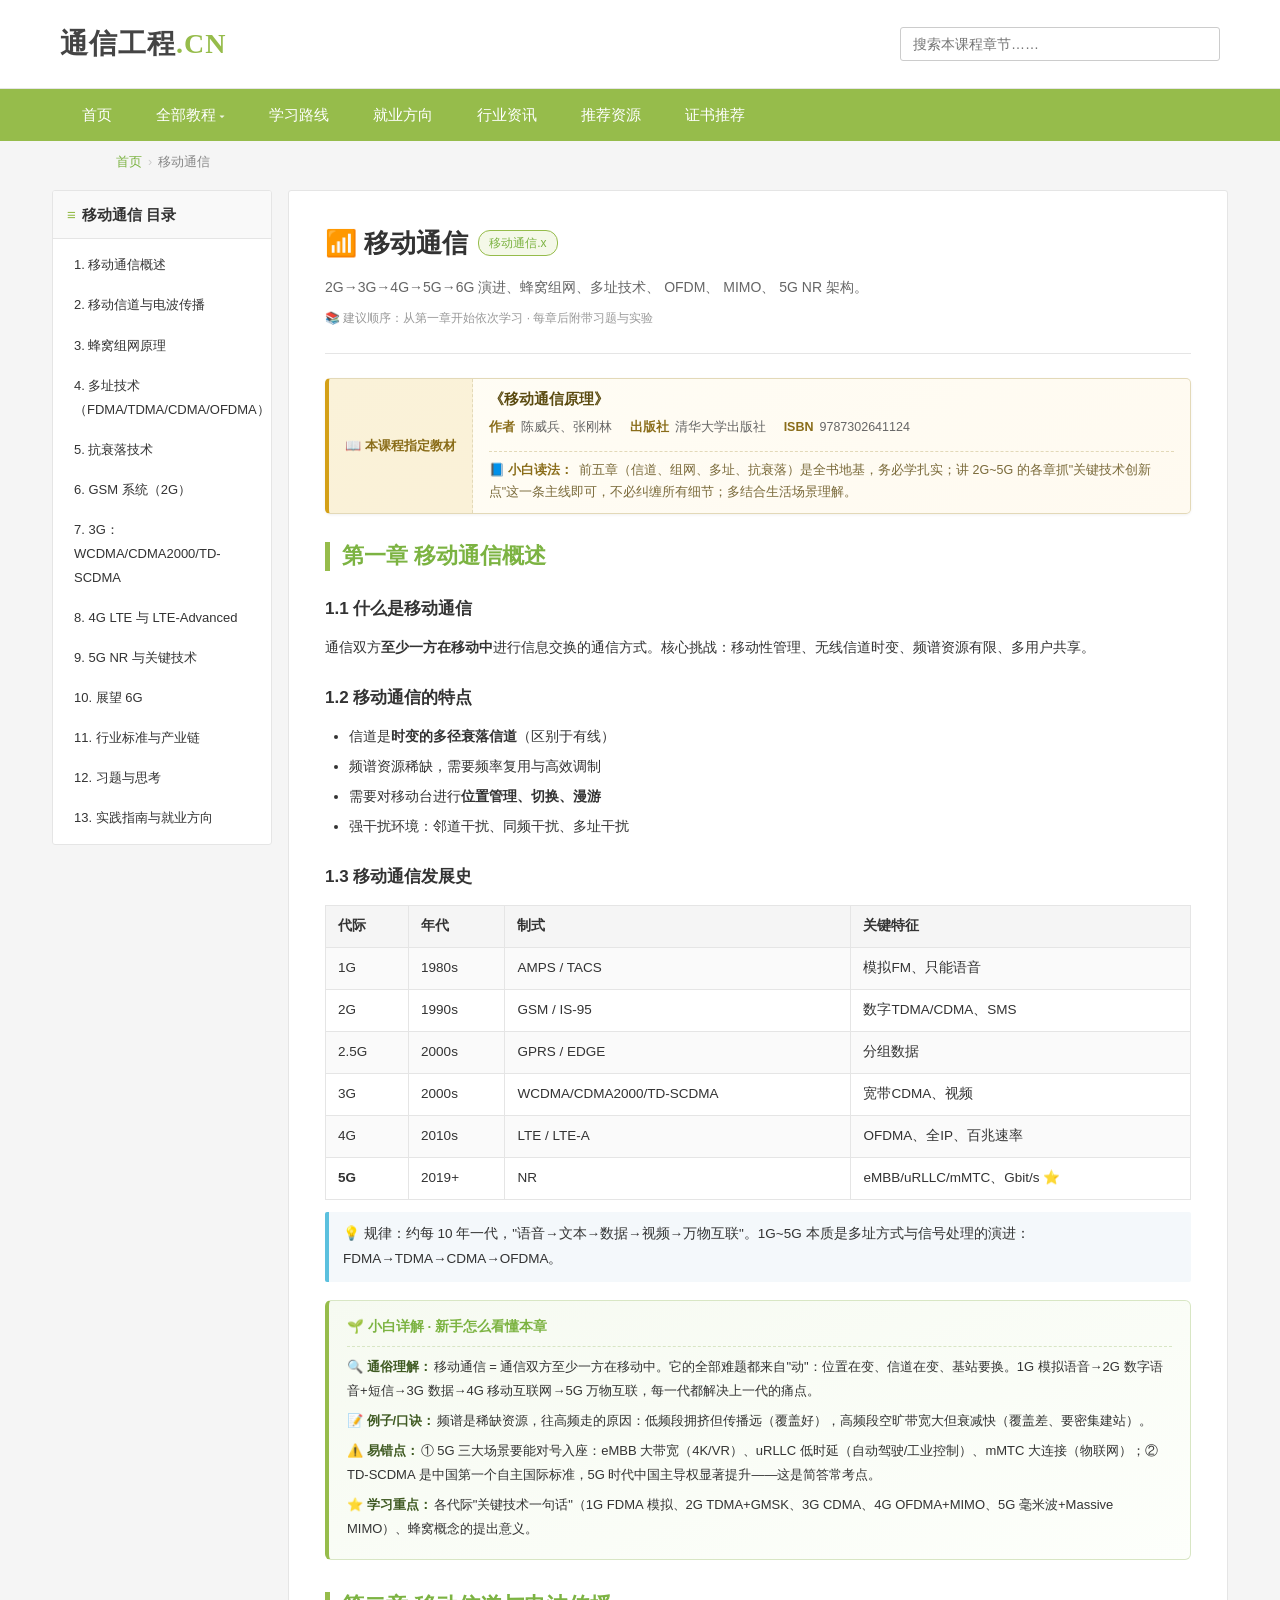
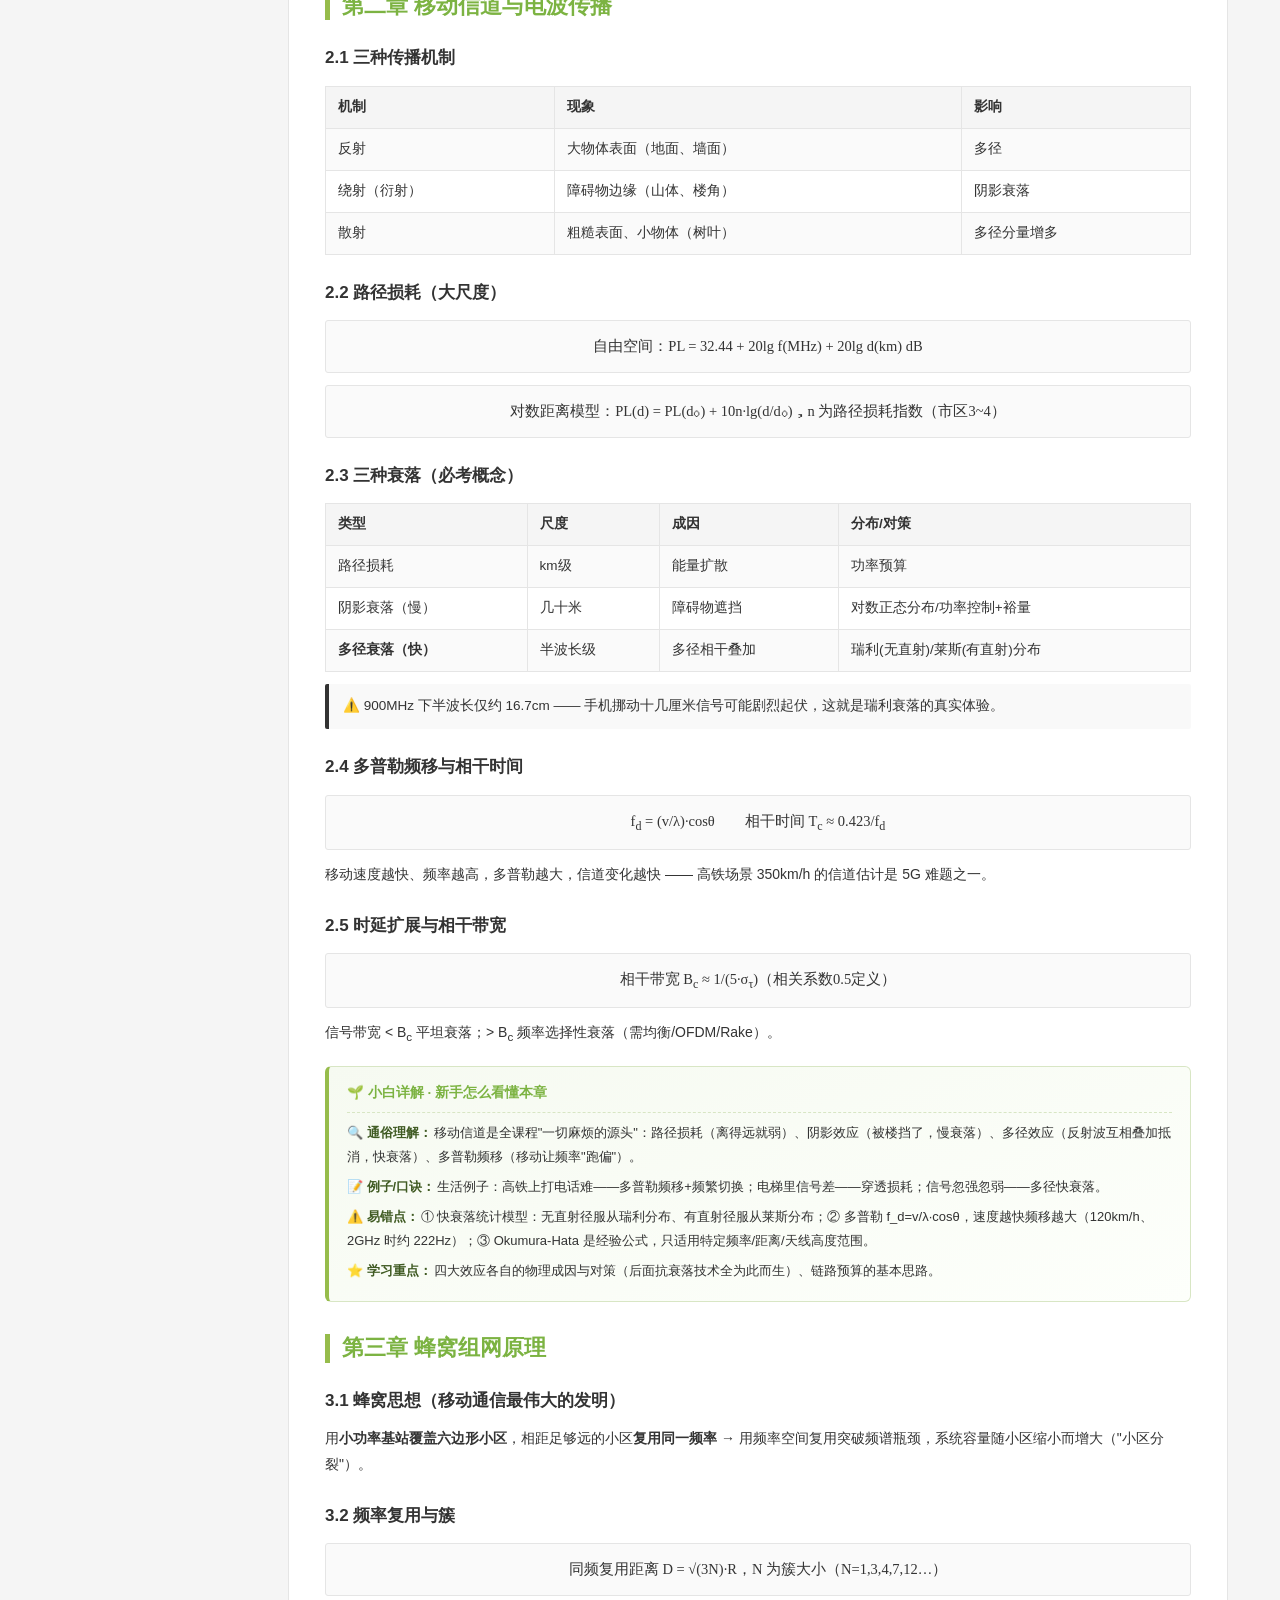
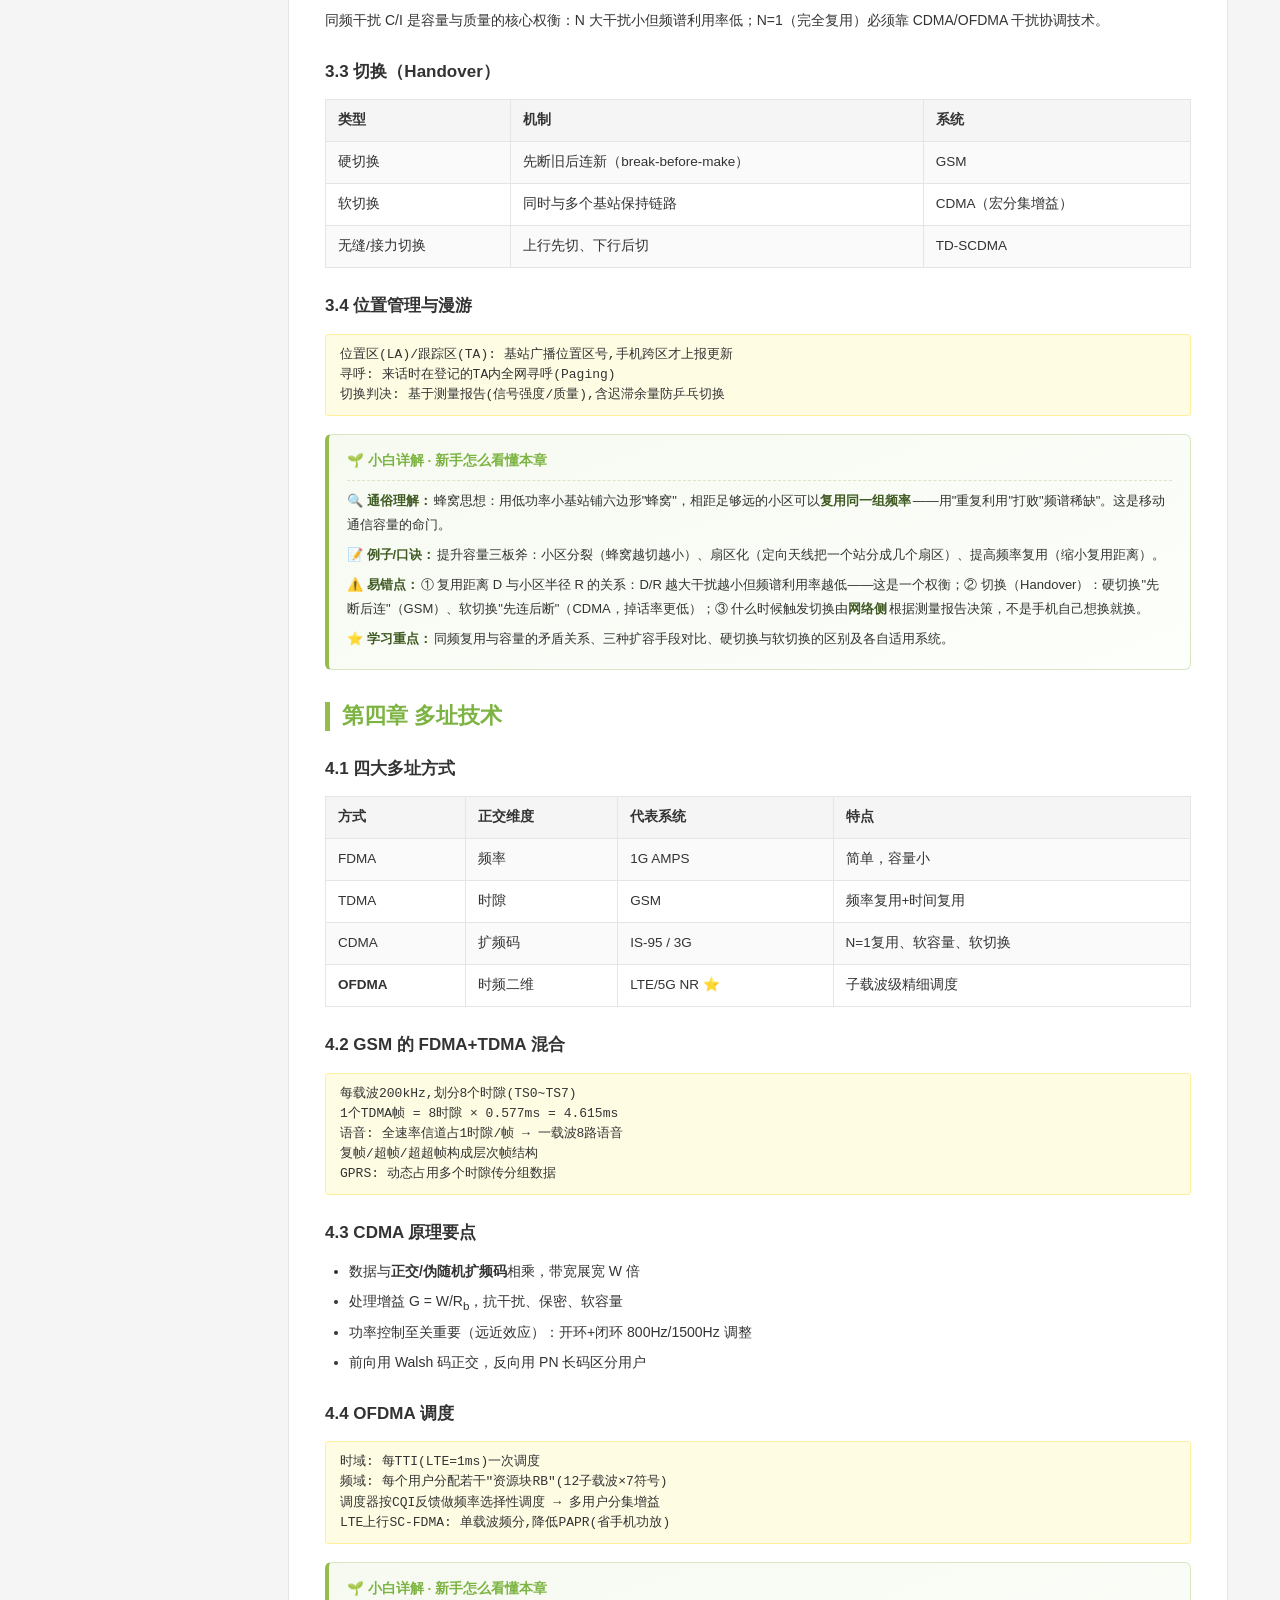
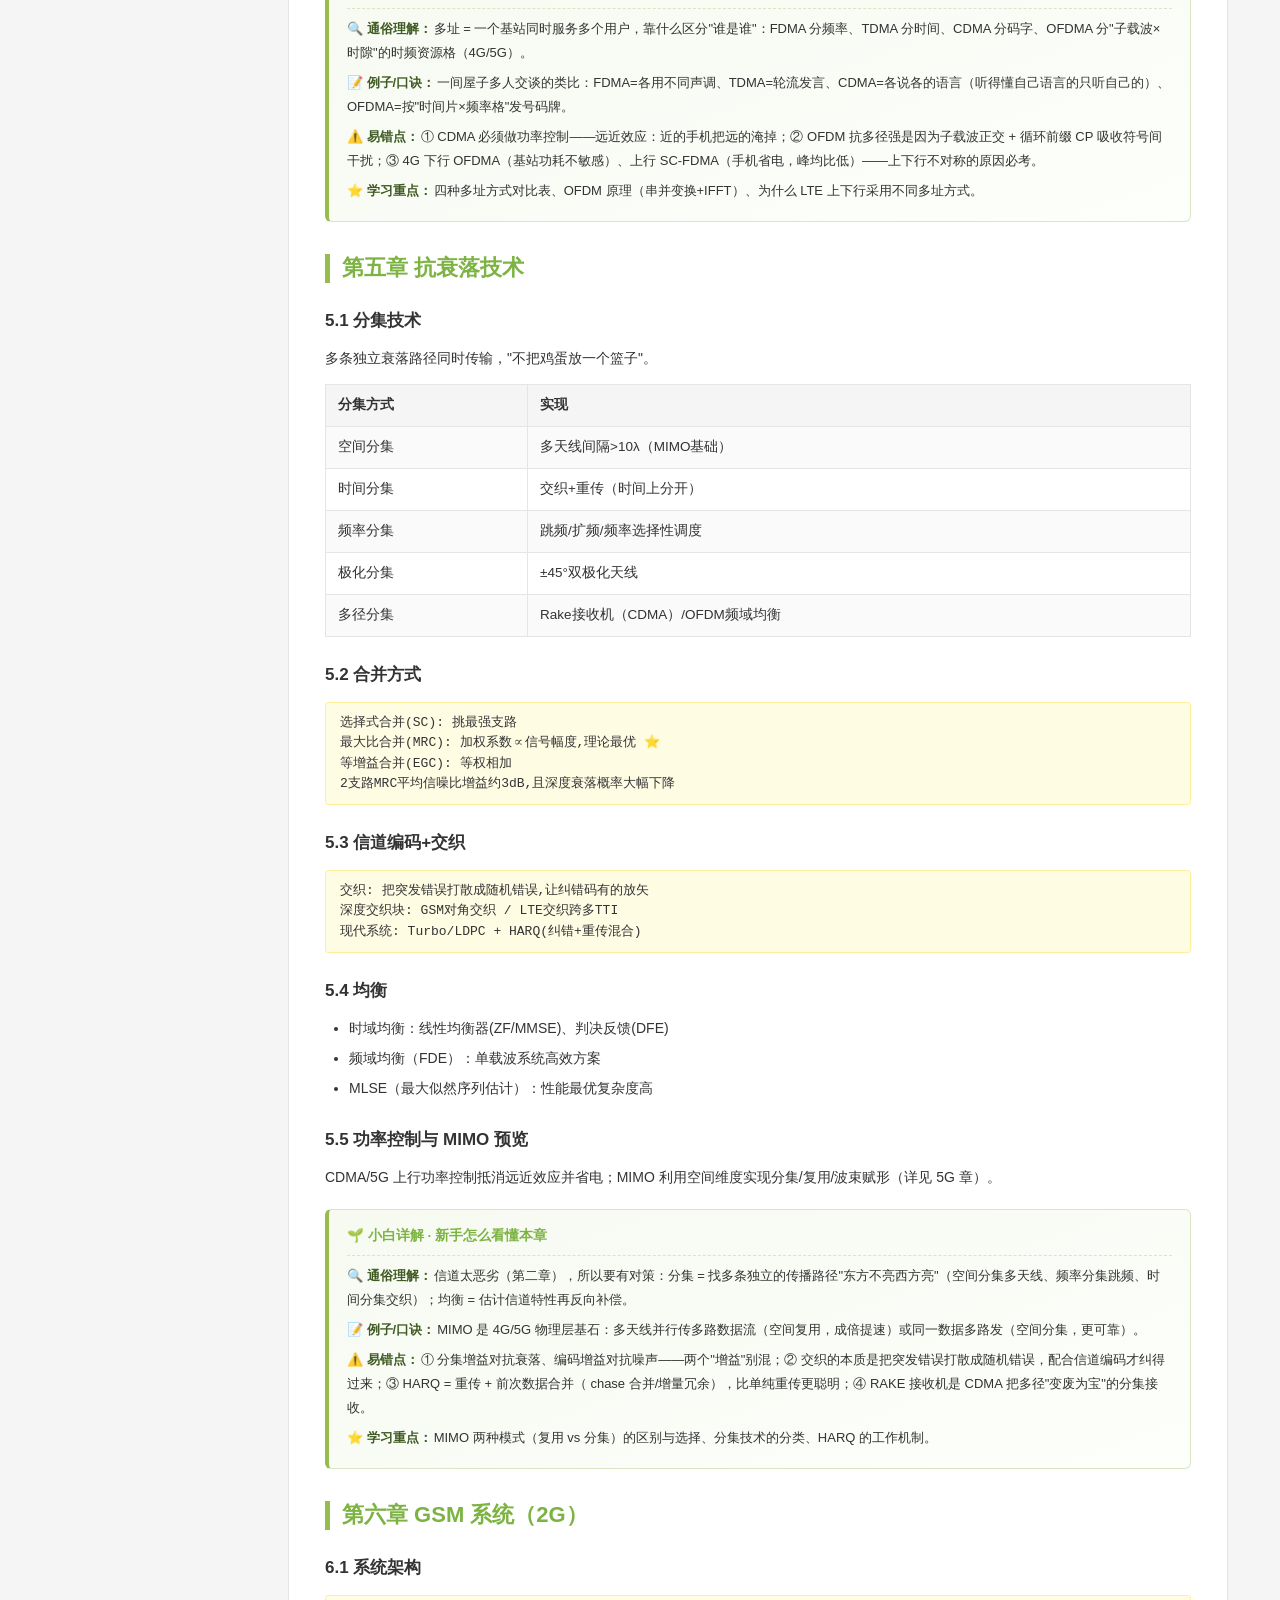
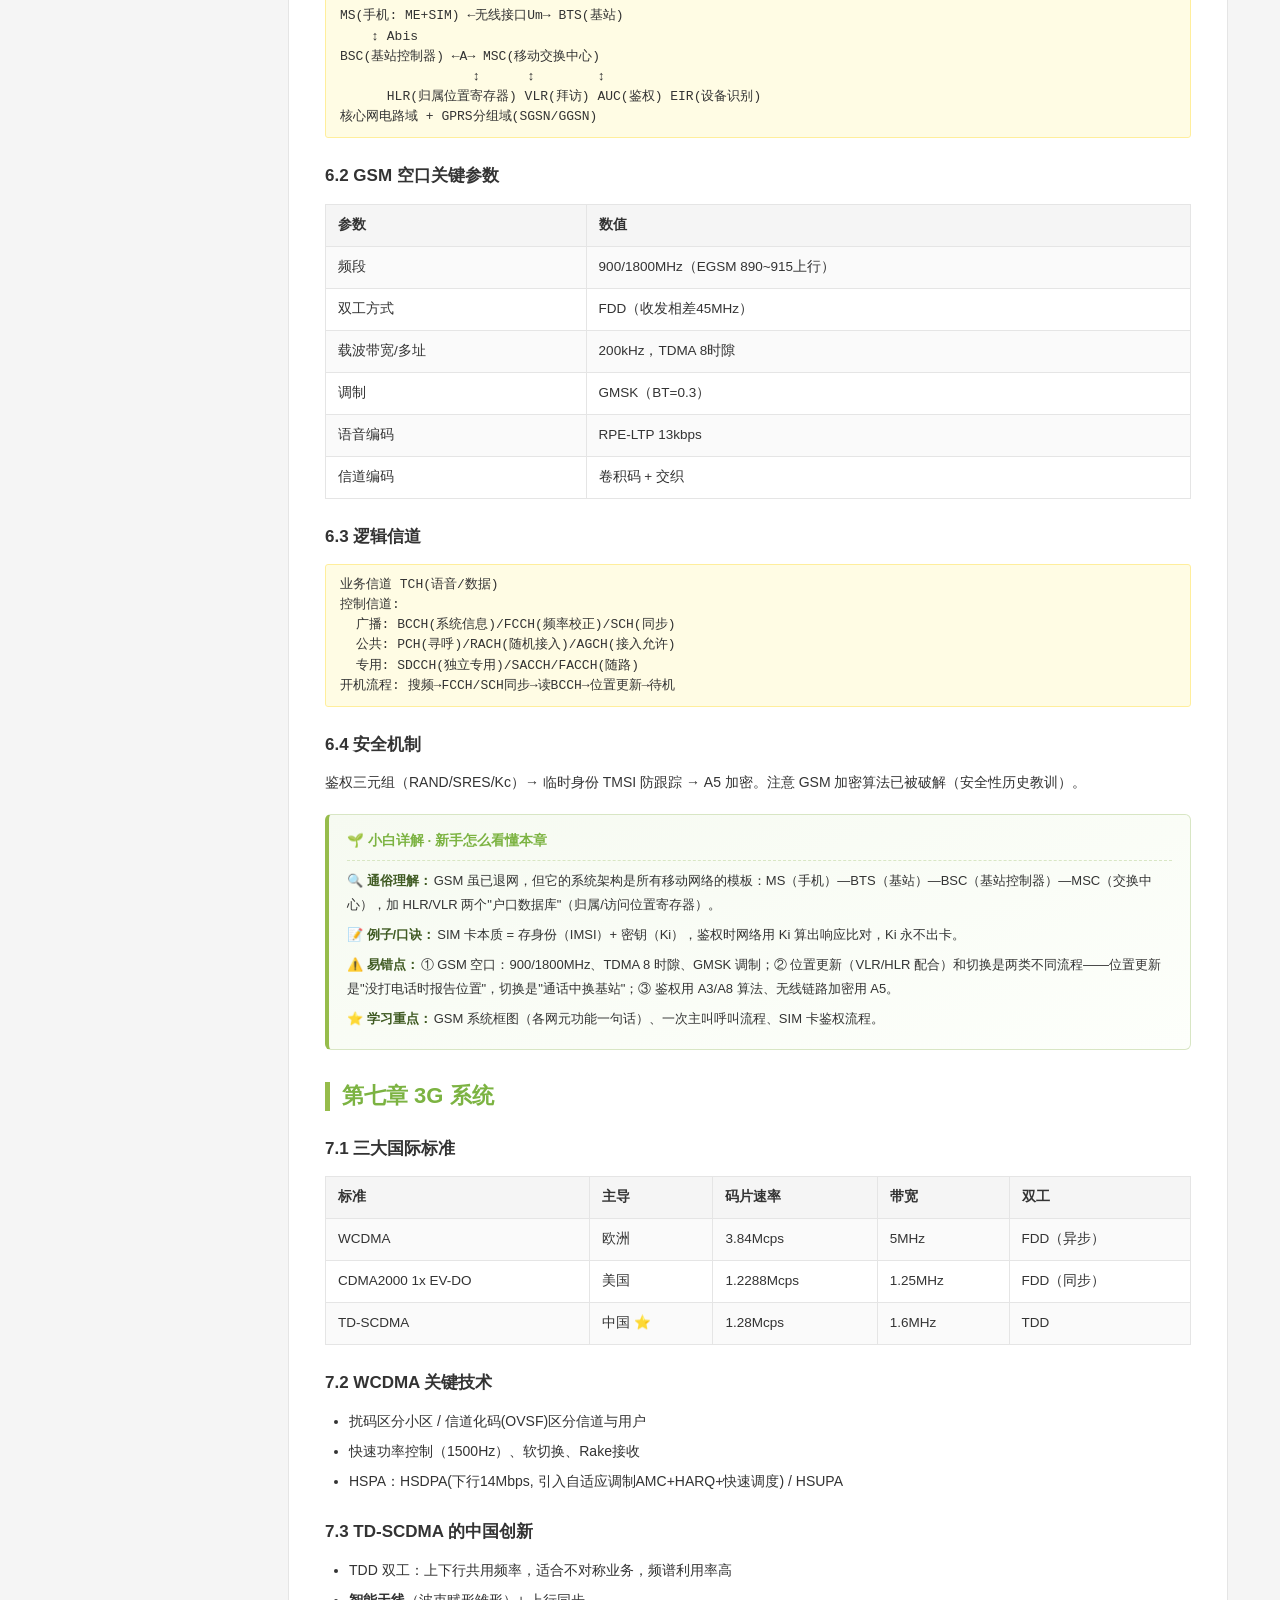
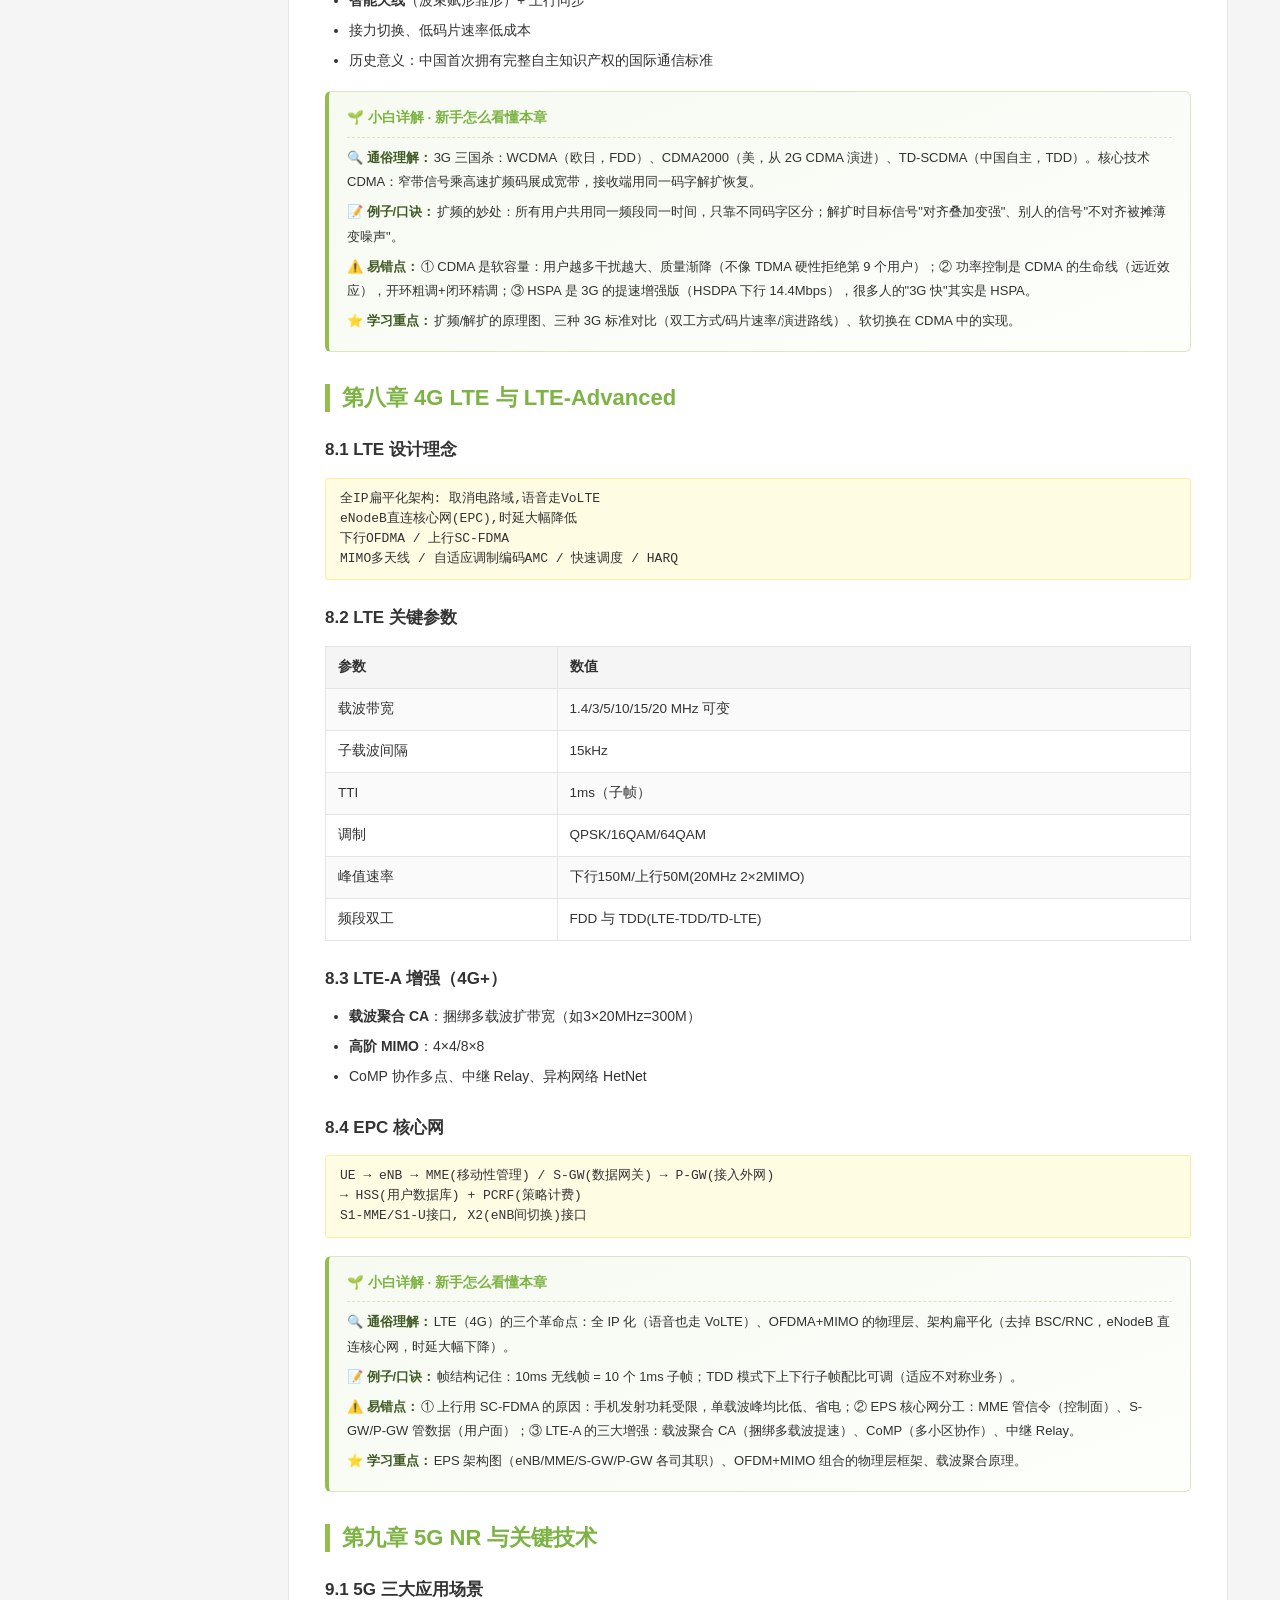
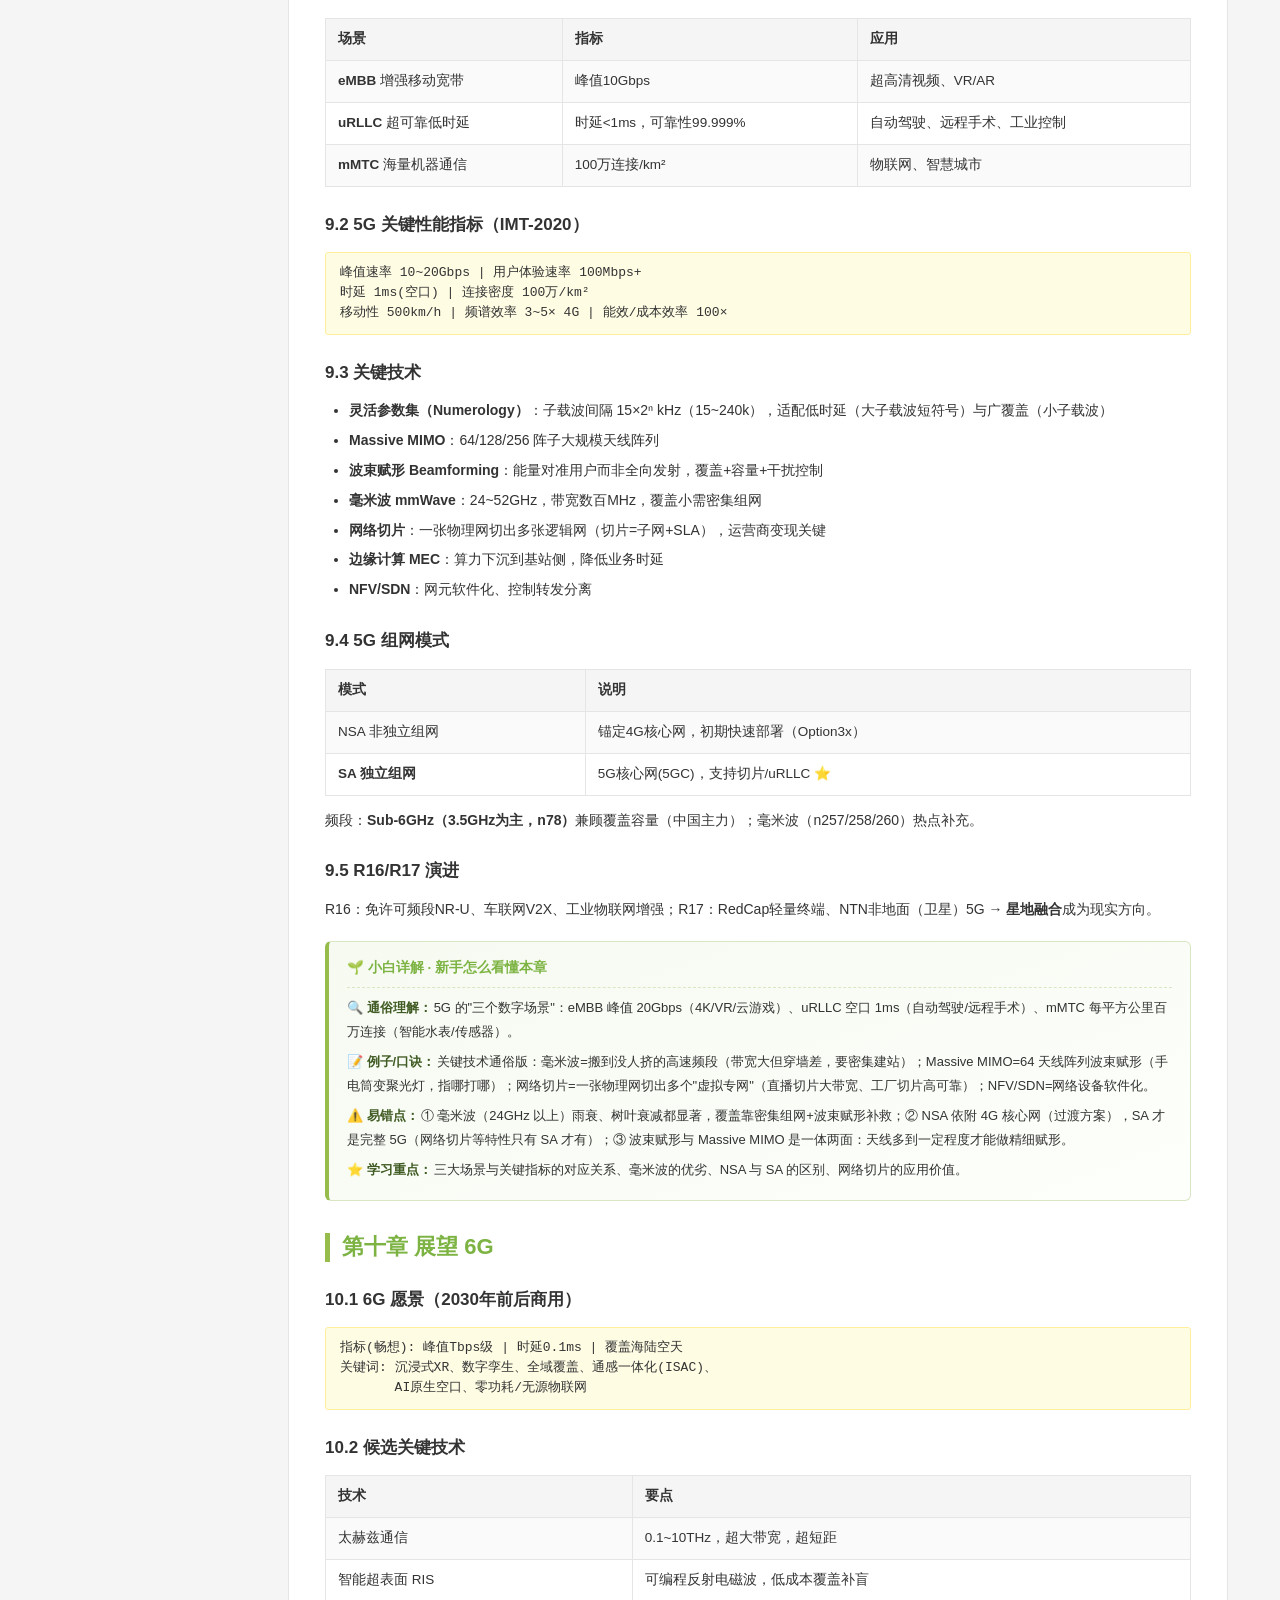
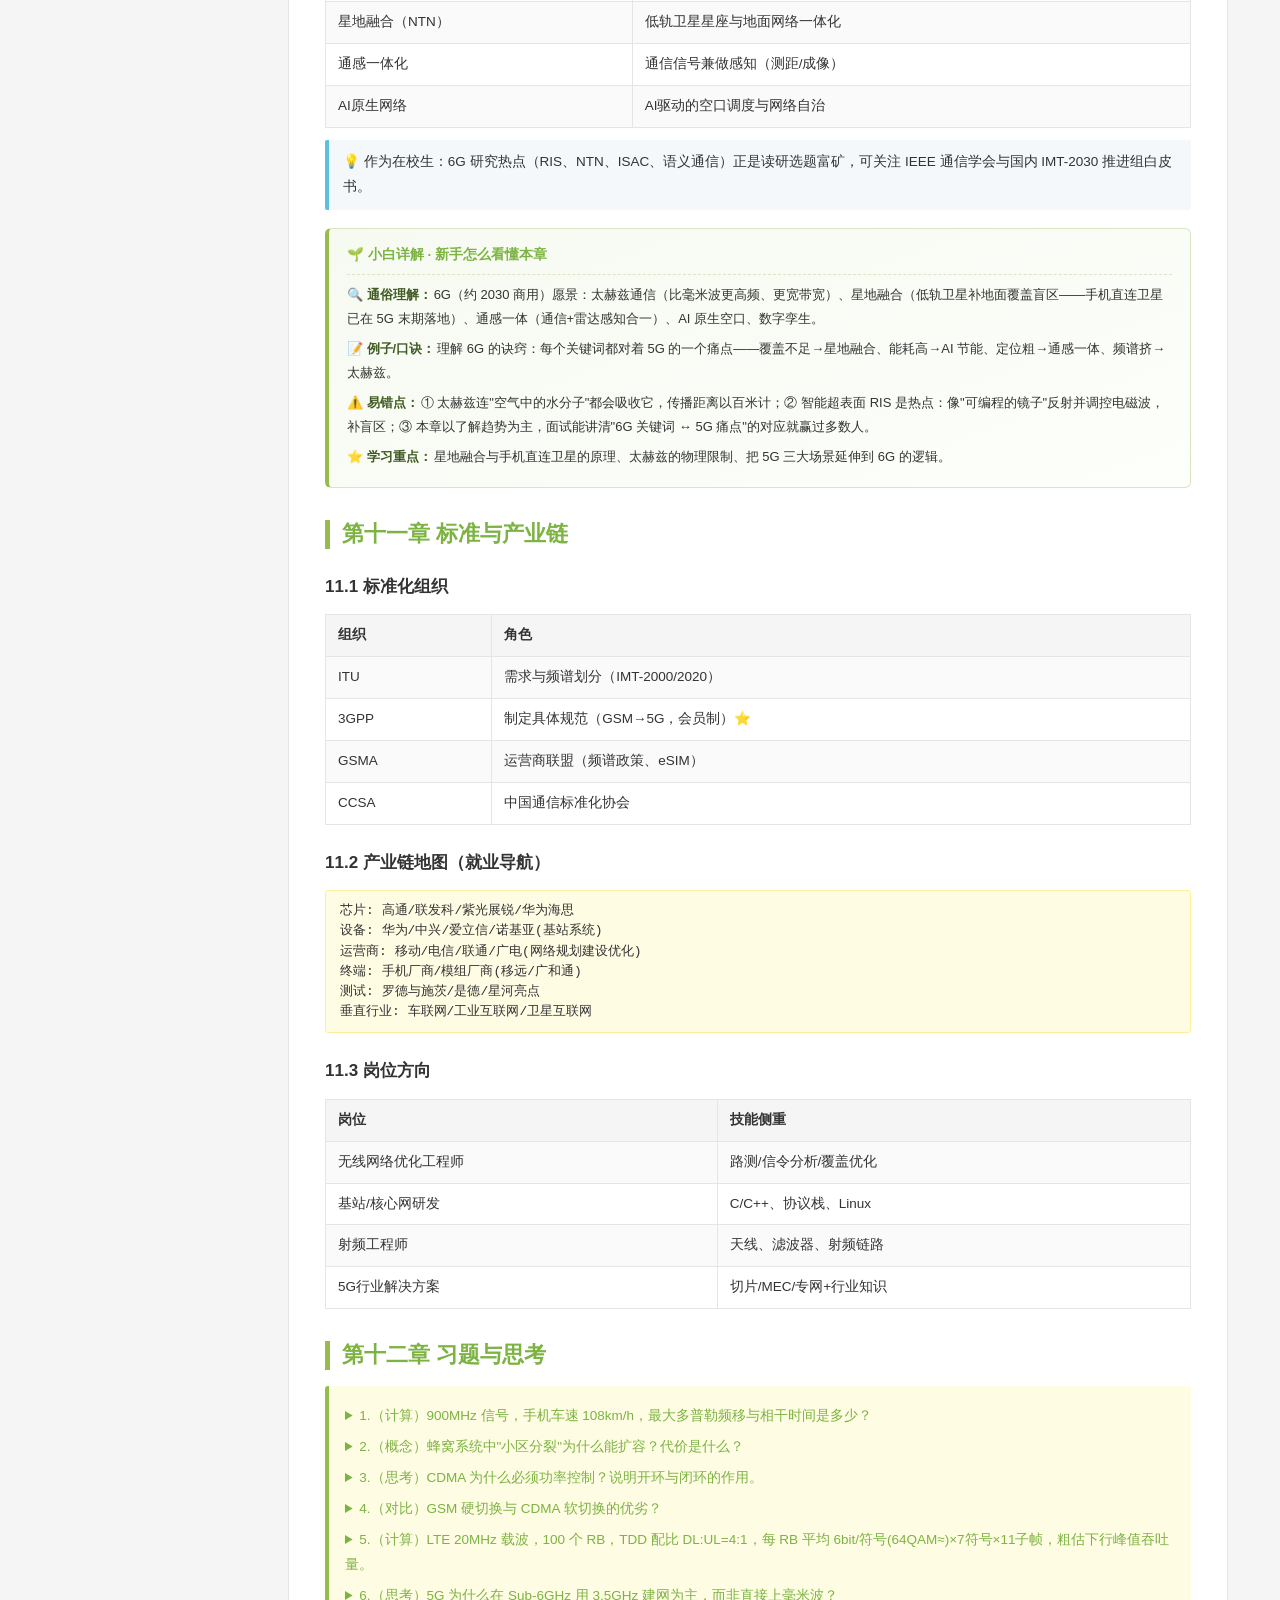
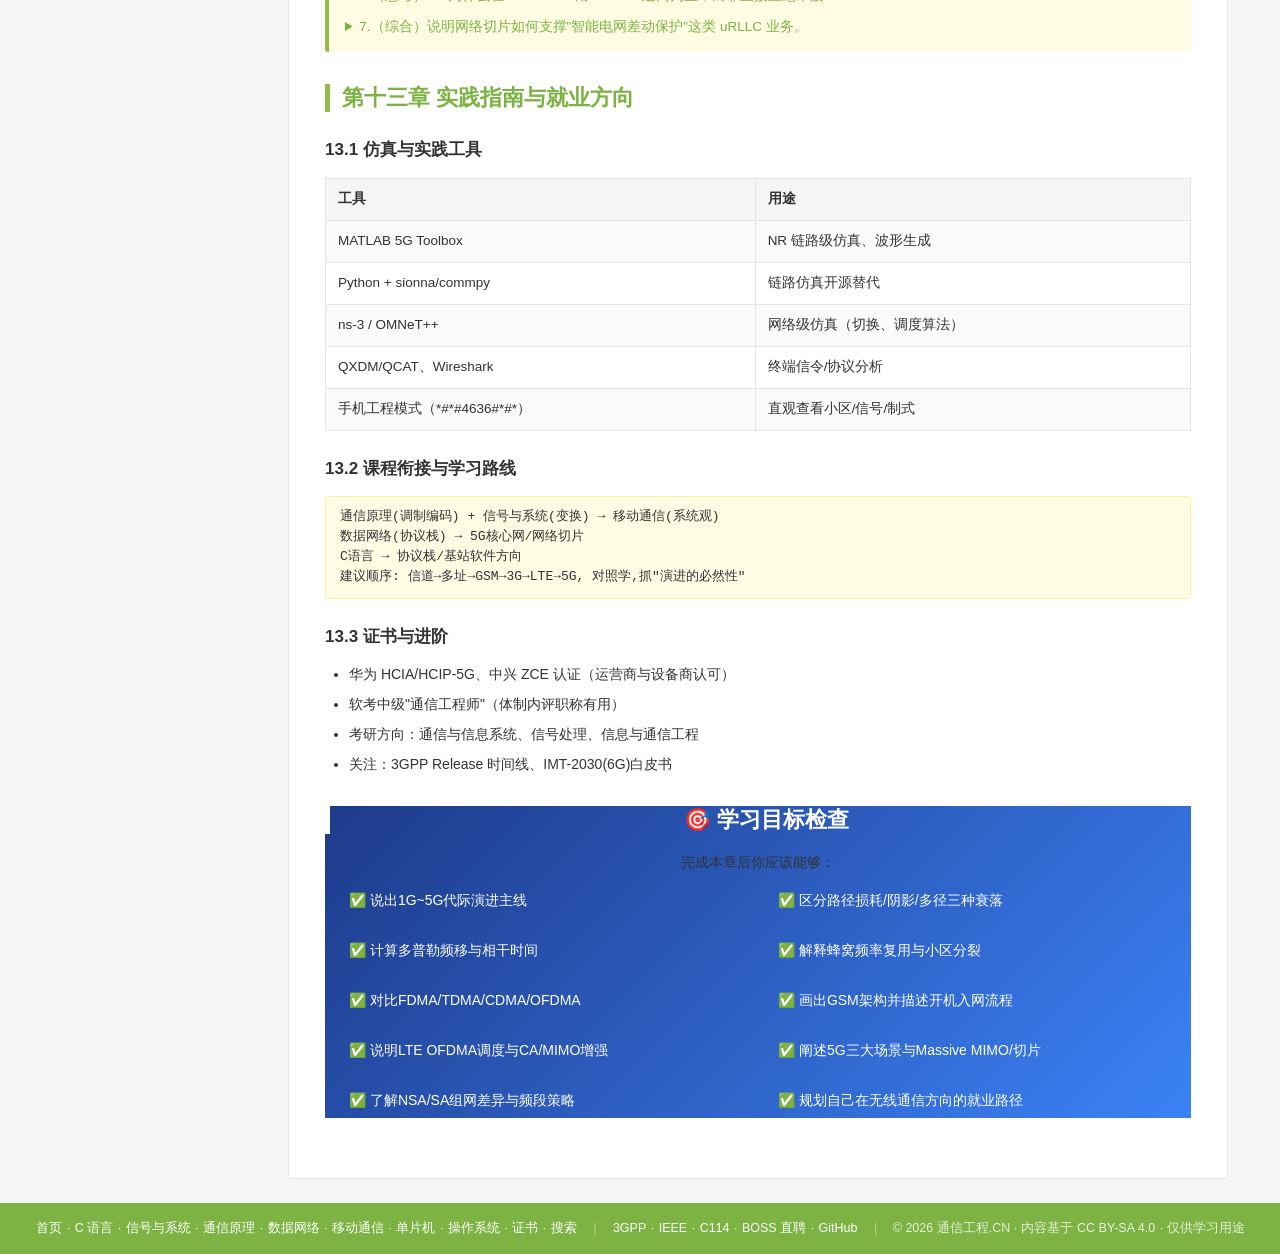
<file: mobile-comm.html>
<!DOCTYPE html>
<html lang="zh-CN">
<head>
<meta charset="UTF-8">
<meta name="viewport" content="width=device-width, initial-scale=1.0">
<title>移动通信 - 通信工程学习站</title>
<link rel="stylesheet" href="css/styles.css">
</head>
<body>

<div class="site-header">
  <div class="site-header-inner">
    <a href="index.html" class="brand"><span class="b1">通信工程</span><span class="b2">.CN</span></a>
    <div class="search-box" data-search-host>
      <input type="search" placeholder="搜索本课程章节……" aria-label="搜索">
      <div class="search-results" id="header-search-results" hidden></div>
    </div>
  </div>
</div>

<nav class="site-nav">
  <div class="site-nav-inner">
    <a href="index.html">首页</a>
    <div class="nav-dropdown">
      <a class="dropdown-toggle" tabindex="0">全部教程</a>
      <ul class="dropdown-menu">
        <li class="dd-cat">基础课</li>
        <li><a href="c-programming.html">💻 C 语言程序设计</a></li>
        <li><a href="signal-system.html">📊 信号与系统</a></li>
        <li class="dd-cat">专业核心</li>
        <li><a href="comm-principle.html">📡 通信原理</a></li>
        <li><a href="mcu.html">🔧 单片机原理与应用</a></li>
        <li><a href="data-network.html">🌐 数据通信与网络</a></li>
        <li><a href="mobile-comm.html">📶 移动通信</a></li>
        <li class="dd-cat">工具与平台</li>
        <li><a href="os-linux.html">🐧 操作系统与 Linux</a></li>
      </ul>
    </div>
    <a href="index.html#four-year">学习路线</a>
    <a href="index.html#career">就业方向</a>
    <a href="index.html#news">行业资讯</a>
    <a href="index.html#resources">推荐资源</a>
    <a href="certs.html">证书推荐</a>
  </div>
</nav>

<div class="breadcrumb"><a href="index.html">首页</a><span class="bc-sep">›</span><span>移动通信</span></div>


<div class="layout-2col">
<aside class="sidebar"><div class="sidebar-title"><span class="icon">≡</span> 移动通信 目录</div>
  
  <ul>
    <li><a href="#ch1">1. 移动通信概述</a></li>
    <li><a href="#ch2">2. 移动信道与电波传播</a></li>
    <li><a href="#ch3">3. 蜂窝组网原理</a></li>
    <li><a href="#ch4">4. 多址技术（FDMA/TDMA/CDMA/OFDMA）</a></li>
    <li><a href="#ch5">5. 抗衰落技术</a></li>
    <li><a href="#ch6">6. GSM 系统（2G）</a></li>
    <li><a href="#ch7">7. 3G：WCDMA/CDMA2000/TD-SCDMA</a></li>
    <li><a href="#ch8">8. 4G LTE 与 LTE-Advanced</a></li>
    <li><a href="#ch9">9. 5G NR 与关键技术</a></li>
    <li><a href="#ch10">10. 展望 6G</a></li>
    <li><a href="#ch11">11. 行业标准与产业链</a></li>
    <li><a href="#ch12">12. 习题与思考</a></li>
    <li><a href="#ch13">13. 实践指南与就业方向</a></li>
  </ul>
</aside>

<main class="main">

    <div class="course-intro">
      <div class="title-row">
        <h1>📶 移动通信</h1>
        <span class="version-tag">移动通信.x</span>
      </div>
      <p>2G→3G→4G→5G→6G 演进、蜂窝组网、多址技术、 OFDM、 MIMO、 5G NR 架构。</p>
      <p style="font-size:12px;color:var(--text-muted);">📚 建议顺序：从第一章开始依次学习 · 每章后附带习题与实验</p>
    </div>
    <div class="tb-card">
      <div class="tb-head">📖 本课程指定教材</div>
      <div class="tb-body">
        <div class="tb-title">《移动通信原理》</div>
        <div class="tb-meta">
          <span><strong>作者</strong>陈威兵、张刚林</span>
          <span><strong>出版社</strong>清华大学出版社</span>
          <span><strong>ISBN</strong>9787302641124</span>
        
        <div class="tb-guide">📘 <strong>小白读法：</strong>前五章（信道、组网、多址、抗衰落）是全书地基，务必学扎实；讲 2G~5G 的各章抓"关键技术创新点"这一条主线即可，不必纠缠所有细节；多结合生活场景理解。</div></div>
      </div>
    </div>


<!-- ============================ 第一章 ============================ -->
<section class="section" id="ch1">
<h2>第一章 移动通信概述</h2>

<h3>1.1 什么是移动通信</h3>
<p>通信双方<strong>至少一方在移动中</strong>进行信息交换的通信方式。核心挑战：移动性管理、无线信道时变、频谱资源有限、多用户共享。</p>

<h3>1.2 移动通信的特点</h3>
<ul>
  <li>信道是<strong>时变的多径衰落信道</strong>（区别于有线）</li>
  <li>频谱资源稀缺，需要频率复用与高效调制</li>
  <li>需要对移动台进行<strong>位置管理、切换、漫游</strong></li>
  <li>强干扰环境：邻道干扰、同频干扰、多址干扰</li>
</ul>

<h3>1.3 移动通信发展史</h3>
<table>
  <tr><th>代际</th><th>年代</th><th>制式</th><th>关键特征</th></tr>
  <tr><td>1G</td><td>1980s</td><td>AMPS / TACS</td><td>模拟FM、只能语音</td></tr>
  <tr><td>2G</td><td>1990s</td><td>GSM / IS-95</td><td>数字TDMA/CDMA、SMS</td></tr>
  <tr><td>2.5G</td><td>2000s</td><td>GPRS / EDGE</td><td>分组数据</td></tr>
  <tr><td>3G</td><td>2000s</td><td>WCDMA/CDMA2000/TD-SCDMA</td><td>宽带CDMA、视频</td></tr>
  <tr><td>4G</td><td>2010s</td><td>LTE / LTE-A</td><td>OFDMA、全IP、百兆速率</td></tr>
  <tr><td><strong>5G</strong></td><td>2019+</td><td>NR</td><td>eMBB/uRLLC/mMTC、Gbit/s ⭐</td></tr>
</table>
<div class="alert alert-info">💡 规律：约每 10 年一代，"语音→文本→数据→视频→万物互联"。1G~5G 本质是多址方式与信号处理的演进：FDMA→TDMA→CDMA→OFDMA。</div>
<div class="beginner-block">
  <div class="bb-title">🌱 小白详解 · 新手怎么看懂本章</div>
  <p><strong>🔍 通俗理解：</strong>移动通信 = 通信双方至少一方在移动中。它的全部难题都来自"动"：位置在变、信道在变、基站要换。1G 模拟语音→2G 数字语音+短信→3G 数据→4G 移动互联网→5G 万物互联，每一代都解决上一代的痛点。</p>
  <p><strong>📝 例子/口诀：</strong>频谱是稀缺资源，往高频走的原因：低频段拥挤但传播远（覆盖好），高频段空旷带宽大但衰减快（覆盖差、要密集建站）。</p>
  <p><strong>⚠️ 易错点：</strong>① 5G 三大场景要能对号入座：eMBB 大带宽（4K/VR）、uRLLC 低时延（自动驾驶/工业控制）、mMTC 大连接（物联网）；② TD-SCDMA 是中国第一个自主国际标准，5G 时代中国主导权显著提升——这是简答常考点。</p>
  <p><strong>⭐ 学习重点：</strong>各代际"关键技术一句话"（1G FDMA 模拟、2G TDMA+GMSK、3G CDMA、4G OFDMA+MIMO、5G 毫米波+Massive MIMO）、蜂窝概念的提出意义。</p>
</div>
</section>

<!-- ============================ 第二章 ============================ -->
<section class="section" id="ch2">
<h2>第二章 移动信道与电波传播</h2>

<h3>2.1 三种传播机制</h3>
<table>
  <tr><th>机制</th><th>现象</th><th>影响</th></tr>
  <tr><td>反射</td><td>大物体表面（地面、墙面）</td><td>多径</td></tr>
  <tr><td>绕射（衍射）</td><td>障碍物边缘（山体、楼角）</td><td>阴影衰落</td></tr>
  <tr><td>散射</td><td>粗糙表面、小物体（树叶）</td><td>多径分量增多</td></tr>
</table>

<h3>2.2 路径损耗（大尺度）</h3>
<div class="formula">自由空间：PL = 32.44 + 20lg f(MHz) + 20lg d(km) dB</div>
<div class="formula">对数距离模型：PL(d) = PL(d₀) + 10n·lg(d/d₀)，n 为路径损耗指数（市区3~4）</div>

<h3>2.3 三种衰落（必考概念）</h3>
<table>
  <tr><th>类型</th><th>尺度</th><th>成因</th><th>分布/对策</th></tr>
  <tr><td>路径损耗</td><td>km级</td><td>能量扩散</td><td>功率预算</td></tr>
  <tr><td>阴影衰落（慢）</td><td>几十米</td><td>障碍物遮挡</td><td>对数正态分布/功率控制+裕量</td></tr>
  <tr><td><strong>多径衰落（快）</strong></td><td>半波长级</td><td>多径相干叠加</td><td>瑞利(无直射)/莱斯(有直射)分布</td></tr>
</table>
<div class="alert alert-warning">⚠️ 900MHz 下半波长仅约 16.7cm —— 手机挪动十几厘米信号可能剧烈起伏，这就是瑞利衰落的真实体验。</div>

<h3>2.4 多普勒频移与相干时间</h3>
<div class="formula">f<sub>d</sub> = (v/λ)·cosθ　　相干时间 T<sub>c</sub> ≈ 0.423/f<sub>d</sub></div>
<p>移动速度越快、频率越高，多普勒越大，信道变化越快 —— 高铁场景 350km/h 的信道估计是 5G 难题之一。</p>

<h3>2.5 时延扩展与相干带宽</h3>
<div class="formula">相干带宽 B<sub>c</sub> ≈ 1/(5·σ<sub>τ</sub>)（相关系数0.5定义）</div>
<p>信号带宽 &lt; B<sub>c</sub> 平坦衰落；&gt; B<sub>c</sub> 频率选择性衰落（需均衡/OFDM/Rake）。</p>
<div class="beginner-block">
  <div class="bb-title">🌱 小白详解 · 新手怎么看懂本章</div>
  <p><strong>🔍 通俗理解：</strong>移动信道是全课程"一切麻烦的源头"：路径损耗（离得远就弱）、阴影效应（被楼挡了，慢衰落）、多径效应（反射波互相叠加抵消，快衰落）、多普勒频移（移动让频率"跑偏"）。</p>
  <p><strong>📝 例子/口诀：</strong>生活例子：高铁上打电话难——多普勒频移+频繁切换；电梯里信号差——穿透损耗；信号忽强忽弱——多径快衰落。</p>
  <p><strong>⚠️ 易错点：</strong>① 快衰落统计模型：无直射径服从瑞利分布、有直射径服从莱斯分布；② 多普勒 f_d=v/λ·cosθ，速度越快频移越大（120km/h、2GHz 时约 222Hz）；③ Okumura-Hata 是经验公式，只适用特定频率/距离/天线高度范围。</p>
  <p><strong>⭐ 学习重点：</strong>四大效应各自的物理成因与对策（后面抗衰落技术全为此而生）、链路预算的基本思路。</p>
</div>
</section>

<!-- ============================ 第三章 ============================ -->
<section class="section" id="ch3">
<h2>第三章 蜂窝组网原理</h2>

<h3>3.1 蜂窝思想（移动通信最伟大的发明）</h3>
<p>用<strong>小功率基站覆盖六边形小区</strong>，相距足够远的小区<strong>复用同一频率</strong> → 用频率空间复用突破频谱瓶颈，系统容量随小区缩小而增大（"小区分裂"）。</p>

<h3>3.2 频率复用与簇</h3>
<div class="formula">同频复用距离 D = √(3N)·R，N 为簇大小（N=1,3,4,7,12…）</div>
<p>同频干扰 C/I 是容量与质量的核心权衡：N 大干扰小但频谱利用率低；N=1（完全复用）必须靠 CDMA/OFDMA 干扰协调技术。</p>

<h3>3.3 切换（Handover）</h3>
<table>
  <tr><th>类型</th><th>机制</th><th>系统</th></tr>
  <tr><td>硬切换</td><td>先断旧后连新（break-before-make）</td><td>GSM</td></tr>
  <tr><td>软切换</td><td>同时与多个基站保持链路</td><td>CDMA（宏分集增益）</td></tr>
  <tr><td>无缝/接力切换</td><td>上行先切、下行后切</td><td>TD-SCDMA</td></tr>
</table>

<h3>3.4 位置管理与漫游</h3>
<div class="code-block"><pre>位置区(LA)/跟踪区(TA): 基站广播位置区号,手机跨区才上报更新
寻呼: 来话时在登记的TA内全网寻呼(Paging)
切换判决: 基于测量报告(信号强度/质量),含迟滞余量防乒乓切换</pre></div>
<div class="beginner-block">
  <div class="bb-title">🌱 小白详解 · 新手怎么看懂本章</div>
  <p><strong>🔍 通俗理解：</strong>蜂窝思想：用低功率小基站铺六边形"蜂窝"，相距足够远的小区可以<strong>复用同一组频率</strong>——用"重复利用"打败"频谱稀缺"。这是移动通信容量的命门。</p>
  <p><strong>📝 例子/口诀：</strong>提升容量三板斧：小区分裂（蜂窝越切越小）、扇区化（定向天线把一个站分成几个扇区）、提高频率复用（缩小复用距离）。</p>
  <p><strong>⚠️ 易错点：</strong>① 复用距离 D 与小区半径 R 的关系：D/R 越大干扰越小但频谱利用率越低——这是一个权衡；② 切换（Handover）：硬切换"先断后连"（GSM）、软切换"先连后断"（CDMA，掉话率更低）；③ 什么时候触发切换由<strong>网络侧</strong>根据测量报告决策，不是手机自己想换就换。</p>
  <p><strong>⭐ 学习重点：</strong>同频复用与容量的矛盾关系、三种扩容手段对比、硬切换与软切换的区别及各自适用系统。</p>
</div>
</section>

<!-- ============================ 第四章 ============================ -->
<section class="section" id="ch4">
<h2>第四章 多址技术</h2>

<h3>4.1 四大多址方式</h3>
<table>
  <tr><th>方式</th><th>正交维度</th><th>代表系统</th><th>特点</th></tr>
  <tr><td>FDMA</td><td>频率</td><td>1G AMPS</td><td>简单，容量小</td></tr>
  <tr><td>TDMA</td><td>时隙</td><td>GSM</td><td>频率复用+时间复用</td></tr>
  <tr><td>CDMA</td><td>扩频码</td><td>IS-95 / 3G</td><td>N=1复用、软容量、软切换</td></tr>
  <tr><td><strong>OFDMA</strong></td><td>时频二维</td><td>LTE/5G NR ⭐</td><td>子载波级精细调度</td></tr>
</table>

<h3>4.2 GSM 的 FDMA+TDMA 混合</h3>
<div class="code-block"><pre>每载波200kHz,划分8个时隙(TS0~TS7)
1个TDMA帧 = 8时隙 × 0.577ms = 4.615ms
语音: 全速率信道占1时隙/帧 → 一载波8路语音
复帧/超帧/超超帧构成层次帧结构
GPRS: 动态占用多个时隙传分组数据</pre></div>

<h3>4.3 CDMA 原理要点</h3>
<ul>
  <li>数据与<strong>正交/伪随机扩频码</strong>相乘，带宽展宽 W 倍</li>
  <li>处理增益 G = W/R<sub>b</sub>，抗干扰、保密、软容量</li>
  <li>功率控制至关重要（远近效应）：开环+闭环 800Hz/1500Hz 调整</li>
  <li>前向用 Walsh 码正交，反向用 PN 长码区分用户</li>
</ul>

<h3>4.4 OFDMA 调度</h3>
<div class="code-block"><pre>时域: 每TTI(LTE=1ms)一次调度
频域: 每个用户分配若干"资源块RB"(12子载波×7符号)
调度器按CQI反馈做频率选择性调度 → 多用户分集增益
LTE上行SC-FDMA: 单载波频分,降低PAPR(省手机功放)</pre></div>
<div class="beginner-block">
  <div class="bb-title">🌱 小白详解 · 新手怎么看懂本章</div>
  <p><strong>🔍 通俗理解：</strong>多址 = 一个基站同时服务多个用户，靠什么区分"谁是谁"：FDMA 分频率、TDMA 分时间、CDMA 分码字、OFDMA 分"子载波×时隙"的时频资源格（4G/5G）。</p>
  <p><strong>📝 例子/口诀：</strong>一间屋子多人交谈的类比：FDMA=各用不同声调、TDMA=轮流发言、CDMA=各说各的语言（听得懂自己语言的只听自己的）、OFDMA=按"时间片×频率格"发号码牌。</p>
  <p><strong>⚠️ 易错点：</strong>① CDMA 必须做功率控制——远近效应：近的手机把远的淹掉；② OFDM 抗多径强是因为子载波正交 + 循环前缀 CP 吸收符号间干扰；③ 4G 下行 OFDMA（基站功耗不敏感）、上行 SC-FDMA（手机省电，峰均比低）——上下行不对称的原因必考。</p>
  <p><strong>⭐ 学习重点：</strong>四种多址方式对比表、OFDM 原理（串并变换+IFFT）、为什么 LTE 上下行采用不同多址方式。</p>
</div>
</section>

<!-- ============================ 第五章 ============================ -->
<section class="section" id="ch5">
<h2>第五章 抗衰落技术</h2>

<h3>5.1 分集技术</h3>
<p>多条独立衰落路径同时传输，"不把鸡蛋放一个篮子"。</p>
<table>
  <tr><th>分集方式</th><th>实现</th></tr>
  <tr><td>空间分集</td><td>多天线间隔&gt;10λ（MIMO基础）</td></tr>
  <tr><td>时间分集</td><td>交织+重传（时间上分开）</td></tr>
  <tr><td>频率分集</td><td>跳频/扩频/频率选择性调度</td></tr>
  <tr><td>极化分集</td><td>±45°双极化天线</td></tr>
  <tr><td>多径分集</td><td>Rake接收机（CDMA）/OFDM频域均衡</td></tr>
</table>

<h3>5.2 合并方式</h3>
<div class="code-block"><pre>选择式合并(SC): 挑最强支路
最大比合并(MRC): 加权系数∝信号幅度,理论最优 ⭐
等增益合并(EGC): 等权相加
2支路MRC平均信噪比增益约3dB,且深度衰落概率大幅下降</pre></div>

<h3>5.3 信道编码+交织</h3>
<div class="code-block"><pre>交织: 把突发错误打散成随机错误,让纠错码有的放矢
深度交织块: GSM对角交织 / LTE交织跨多TTI
现代系统: Turbo/LDPC + HARQ(纠错+重传混合)</pre></div>

<h3>5.4 均衡</h3>
<ul>
  <li>时域均衡：线性均衡器(ZF/MMSE)、判决反馈(DFE)</li>
  <li>频域均衡（FDE）：单载波系统高效方案</li>
  <li>MLSE（最大似然序列估计）：性能最优复杂度高</li>
</ul>

<h3>5.5 功率控制与 MIMO 预览</h3>
<p>CDMA/5G 上行功率控制抵消远近效应并省电；MIMO 利用空间维度实现分集/复用/波束赋形（详见 5G 章）。</p>
<div class="beginner-block">
  <div class="bb-title">🌱 小白详解 · 新手怎么看懂本章</div>
  <p><strong>🔍 通俗理解：</strong>信道太恶劣（第二章），所以要有对策：分集 = 找多条独立的传播路径"东方不亮西方亮"（空间分集多天线、频率分集跳频、时间分集交织）；均衡 = 估计信道特性再反向补偿。</p>
  <p><strong>📝 例子/口诀：</strong>MIMO 是 4G/5G 物理层基石：多天线并行传多路数据流（空间复用，成倍提速）或同一数据多路发（空间分集，更可靠）。</p>
  <p><strong>⚠️ 易错点：</strong>① 分集增益对抗衰落、编码增益对抗噪声——两个"增益"别混；② 交织的本质是把突发错误打散成随机错误，配合信道编码才纠得过来；③ HARQ = 重传 + 前次数据合并（ chase 合并/增量冗余），比单纯重传更聪明；④ RAKE 接收机是 CDMA 把多径"变废为宝"的分集接收。</p>
  <p><strong>⭐ 学习重点：</strong>MIMO 两种模式（复用 vs 分集）的区别与选择、分集技术的分类、HARQ 的工作机制。</p>
</div>
</section>

<!-- ============================ 第六章 ============================ -->
<section class="section" id="ch6">
<h2>第六章 GSM 系统（2G）</h2>

<h3>6.1 系统架构</h3>
<div class="code-block"><pre>MS(手机: ME+SIM) ←无线接口Um→ BTS(基站)
    ↕ Abis
BSC(基站控制器) ←A→ MSC(移动交换中心)
                 ↕      ↕        ↕
      HLR(归属位置寄存器) VLR(拜访) AUC(鉴权) EIR(设备识别)
核心网电路域 + GPRS分组域(SGSN/GGSN)</pre></div>

<h3>6.2 GSM 空口关键参数</h3>
<table>
  <tr><th>参数</th><th>数值</th></tr>
  <tr><td>频段</td><td>900/1800MHz（EGSM 890~915上行）</td></tr>
  <tr><td>双工方式</td><td>FDD（收发相差45MHz）</td></tr>
  <tr><td>载波带宽/多址</td><td>200kHz，TDMA 8时隙</td></tr>
  <tr><td>调制</td><td>GMSK（BT=0.3）</td></tr>
  <tr><td>语音编码</td><td>RPE-LTP 13kbps</td></tr>
  <tr><td>信道编码</td><td>卷积码 + 交织</td></tr>
</table>

<h3>6.3 逻辑信道</h3>
<div class="code-block"><pre>业务信道 TCH(语音/数据)
控制信道:
  广播: BCCH(系统信息)/FCCH(频率校正)/SCH(同步)
  公共: PCH(寻呼)/RACH(随机接入)/AGCH(接入允许)
  专用: SDCCH(独立专用)/SACCH/FACCH(随路)
开机流程: 搜频→FCCH/SCH同步→读BCCH→位置更新→待机</pre></div>

<h3>6.4 安全机制</h3>
<p>鉴权三元组（RAND/SRES/Kc）→ 临时身份 TMSI 防跟踪 → A5 加密。注意 GSM 加密算法已被破解（安全性历史教训）。</p>
<div class="beginner-block">
  <div class="bb-title">🌱 小白详解 · 新手怎么看懂本章</div>
  <p><strong>🔍 通俗理解：</strong>GSM 虽已退网，但它的系统架构是所有移动网络的模板：MS（手机）—BTS（基站）—BSC（基站控制器）—MSC（交换中心），加 HLR/VLR 两个"户口数据库"（归属/访问位置寄存器）。</p>
  <p><strong>📝 例子/口诀：</strong>SIM 卡本质 = 存身份（IMSI）+ 密钥（Ki），鉴权时网络用 Ki 算出响应比对，Ki 永不出卡。</p>
  <p><strong>⚠️ 易错点：</strong>① GSM 空口：900/1800MHz、TDMA 8 时隙、GMSK 调制；② 位置更新（VLR/HLR 配合）和切换是两类不同流程——位置更新是"没打电话时报告位置"，切换是"通话中换基站"；③ 鉴权用 A3/A8 算法、无线链路加密用 A5。</p>
  <p><strong>⭐ 学习重点：</strong>GSM 系统框图（各网元功能一句话）、一次主叫呼叫流程、SIM 卡鉴权流程。</p>
</div>
</section>

<!-- ============================ 第七章 ============================ -->
<section class="section" id="ch7">
<h2>第七章 3G 系统</h2>

<h3>7.1 三大国际标准</h3>
<table>
  <tr><th>标准</th><th>主导</th><th>码片速率</th><th>带宽</th><th>双工</th></tr>
  <tr><td>WCDMA</td><td>欧洲</td><td>3.84Mcps</td><td>5MHz</td><td>FDD（异步）</td></tr>
  <tr><td>CDMA2000 1x EV-DO</td><td>美国</td><td>1.2288Mcps</td><td>1.25MHz</td><td>FDD（同步）</td></tr>
  <tr><td>TD-SCDMA</td><td>中国 ⭐</td><td>1.28Mcps</td><td>1.6MHz</td><td>TDD</td></tr>
</table>

<h3>7.2 WCDMA 关键技术</h3>
<ul>
  <li>扰码区分小区 / 信道化码(OVSF)区分信道与用户</li>
  <li>快速功率控制（1500Hz）、软切换、Rake接收</li>
  <li>HSPA：HSDPA(下行14Mbps, 引入自适应调制AMC+HARQ+快速调度) / HSUPA</li>
</ul>

<h3>7.3 TD-SCDMA 的中国创新</h3>
<ul>
  <li>TDD 双工：上下行共用频率，适合不对称业务，频谱利用率高</li>
  <li><strong>智能天线</strong>（波束赋形雏形）+ 上行同步</li>
  <li>接力切换、低码片速率低成本</li>
  <li>历史意义：中国首次拥有完整自主知识产权的国际通信标准</li>
</ul>
<div class="beginner-block">
  <div class="bb-title">🌱 小白详解 · 新手怎么看懂本章</div>
  <p><strong>🔍 通俗理解：</strong>3G 三国杀：WCDMA（欧日，FDD）、CDMA2000（美，从 2G CDMA 演进）、TD-SCDMA（中国自主，TDD）。核心技术 CDMA：窄带信号乘高速扩频码展成宽带，接收端用同一码字解扩恢复。</p>
  <p><strong>📝 例子/口诀：</strong>扩频的妙处：所有用户共用同一频段同一时间，只靠不同码字区分；解扩时目标信号"对齐叠加变强"、别人的信号"不对齐被摊薄变噪声"。</p>
  <p><strong>⚠️ 易错点：</strong>① CDMA 是软容量：用户越多干扰越大、质量渐降（不像 TDMA 硬性拒绝第 9 个用户）；② 功率控制是 CDMA 的生命线（远近效应），开环粗调+闭环精调；③ HSPA 是 3G 的提速增强版（HSDPA 下行 14.4Mbps），很多人的"3G 快"其实是 HSPA。</p>
  <p><strong>⭐ 学习重点：</strong>扩频/解扩的原理图、三种 3G 标准对比（双工方式/码片速率/演进路线）、软切换在 CDMA 中的实现。</p>
</div>
</section>

<!-- ============================ 第八章 ============================ -->
<section class="section" id="ch8">
<h2>第八章 4G LTE 与 LTE-Advanced</h2>

<h3>8.1 LTE 设计理念</h3>
<div class="code-block"><pre>全IP扁平化架构: 取消电路域,语音走VoLTE
eNodeB直连核心网(EPC),时延大幅降低
下行OFDMA / 上行SC-FDMA
MIMO多天线 / 自适应调制编码AMC / 快速调度 / HARQ</pre></div>

<h3>8.2 LTE 关键参数</h3>
<table>
  <tr><th>参数</th><th>数值</th></tr>
  <tr><td>载波带宽</td><td>1.4/3/5/10/15/20 MHz 可变</td></tr>
  <tr><td>子载波间隔</td><td>15kHz</td></tr>
  <tr><td>TTI</td><td>1ms（子帧）</td></tr>
  <tr><td>调制</td><td>QPSK/16QAM/64QAM</td></tr>
  <tr><td>峰值速率</td><td>下行150M/上行50M(20MHz 2×2MIMO)</td></tr>
  <tr><td>频段双工</td><td>FDD 与 TDD(LTE-TDD/TD-LTE)</td></tr>
</table>

<h3>8.3 LTE-A 增强（4G+）</h3>
<ul>
  <li><strong>载波聚合 CA</strong>：捆绑多载波扩带宽（如3×20MHz=300M）</li>
  <li><strong>高阶 MIMO</strong>：4×4/8×8</li>
  <li>CoMP 协作多点、中继 Relay、异构网络 HetNet</li>
</ul>

<h3>8.4 EPC 核心网</h3>
<div class="code-block"><pre>UE → eNB → MME(移动性管理) / S-GW(数据网关) → P-GW(接入外网)
→ HSS(用户数据库) + PCRF(策略计费)
S1-MME/S1-U接口, X2(eNB间切换)接口</pre></div>
<div class="beginner-block">
  <div class="bb-title">🌱 小白详解 · 新手怎么看懂本章</div>
  <p><strong>🔍 通俗理解：</strong>LTE（4G）的三个革命点：全 IP 化（语音也走 VoLTE）、OFDMA+MIMO 的物理层、架构扁平化（去掉 BSC/RNC，eNodeB 直连核心网，时延大幅下降）。</p>
  <p><strong>📝 例子/口诀：</strong>帧结构记住：10ms 无线帧 = 10 个 1ms 子帧；TDD 模式下上下行子帧配比可调（适应不对称业务）。</p>
  <p><strong>⚠️ 易错点：</strong>① 上行用 SC-FDMA 的原因：手机发射功耗受限，单载波峰均比低、省电；② EPS 核心网分工：MME 管信令（控制面）、S-GW/P-GW 管数据（用户面）；③ LTE-A 的三大增强：载波聚合 CA（捆绑多载波提速）、CoMP（多小区协作）、中继 Relay。</p>
  <p><strong>⭐ 学习重点：</strong>EPS 架构图（eNB/MME/S-GW/P-GW 各司其职）、OFDM+MIMO 组合的物理层框架、载波聚合原理。</p>
</div>
</section>

<!-- ============================ 第九章 ============================ -->
<section class="section" id="ch9">
<h2>第九章 5G NR 与关键技术</h2>

<h3>9.1 5G 三大应用场景</h3>
<table>
  <tr><th>场景</th><th>指标</th><th>应用</th></tr>
  <tr><td><strong>eMBB</strong> 增强移动宽带</td><td>峰值10Gbps</td><td>超高清视频、VR/AR</td></tr>
  <tr><td><strong>uRLLC</strong> 超可靠低时延</td><td>时延&lt;1ms，可靠性99.999%</td><td>自动驾驶、远程手术、工业控制</td></tr>
  <tr><td><strong>mMTC</strong> 海量机器通信</td><td>100万连接/km²</td><td>物联网、智慧城市</td></tr>
</table>

<h3>9.2 5G 关键性能指标（IMT-2020）</h3>
<div class="code-block"><pre>峰值速率 10~20Gbps | 用户体验速率 100Mbps+
时延 1ms(空口) | 连接密度 100万/km²
移动性 500km/h | 频谱效率 3~5× 4G | 能效/成本效率 100×</pre></div>

<h3>9.3 关键技术</h3>
<ul>
  <li><strong>灵活参数集（Numerology）</strong>：子载波间隔 15×2ⁿ kHz（15~240k），适配低时延（大子载波短符号）与广覆盖（小子载波）</li>
  <li><strong>Massive MIMO</strong>：64/128/256 阵子大规模天线阵列</li>
  <li><strong>波束赋形 Beamforming</strong>：能量对准用户而非全向发射，覆盖+容量+干扰控制</li>
  <li><strong>毫米波 mmWave</strong>：24~52GHz，带宽数百MHz，覆盖小需密集组网</li>
  <li><strong>网络切片</strong>：一张物理网切出多张逻辑网（切片=子网+SLA），运营商变现关键</li>
  <li><strong>边缘计算 MEC</strong>：算力下沉到基站侧，降低业务时延</li>
  <li><strong>NFV/SDN</strong>：网元软件化、控制转发分离</li>
</ul>

<h3>9.4 5G 组网模式</h3>
<table>
  <tr><th>模式</th><th>说明</th></tr>
  <tr><td>NSA 非独立组网</td><td>锚定4G核心网，初期快速部署（Option3x）</td></tr>
  <tr><td><strong>SA 独立组网</strong></td><td>5G核心网(5GC)，支持切片/uRLLC ⭐</td></tr>
</table>
<p>频段：<strong>Sub-6GHz（3.5GHz为主，n78）</strong>兼顾覆盖容量（中国主力）；毫米波（n257/258/260）热点补充。</p>

<h3>9.5 R16/R17 演进</h3>
<p>R16：免许可频段NR-U、车联网V2X、工业物联网增强；R17：RedCap轻量终端、NTN非地面（卫星）5G → <strong>星地融合</strong>成为现实方向。</p>
<div class="beginner-block">
  <div class="bb-title">🌱 小白详解 · 新手怎么看懂本章</div>
  <p><strong>🔍 通俗理解：</strong>5G 的"三个数字场景"：eMBB 峰值 20Gbps（4K/VR/云游戏）、uRLLC 空口 1ms（自动驾驶/远程手术）、mMTC 每平方公里百万连接（智能水表/传感器）。</p>
  <p><strong>📝 例子/口诀：</strong>关键技术通俗版：毫米波=搬到没人挤的高速频段（带宽大但穿墙差，要密集建站）；Massive MIMO=64 天线阵列波束赋形（手电筒变聚光灯，指哪打哪）；网络切片=一张物理网切出多个"虚拟专网"（直播切片大带宽、工厂切片高可靠）；NFV/SDN=网络设备软件化。</p>
  <p><strong>⚠️ 易错点：</strong>① 毫米波（24GHz 以上）雨衰、树叶衰减都显著，覆盖靠密集组网+波束赋形补救；② NSA 依附 4G 核心网（过渡方案），SA 才是完整 5G（网络切片等特性只有 SA 才有）；③ 波束赋形与 Massive MIMO 是一体两面：天线多到一定程度才能做精细赋形。</p>
  <p><strong>⭐ 学习重点：</strong>三大场景与关键指标的对应关系、毫米波的优劣、NSA 与 SA 的区别、网络切片的应用价值。</p>
</div>
</section>

<!-- ============================ 第十章 ============================ -->
<section class="section" id="ch10">
<h2>第十章 展望 6G</h2>

<h3>10.1 6G 愿景（2030年前后商用）</h3>
<div class="code-block"><pre>指标(畅想): 峰值Tbps级 | 时延0.1ms | 覆盖海陆空天
关键词: 沉浸式XR、数字孪生、全域覆盖、通感一体化(ISAC)、
       AI原生空口、零功耗/无源物联网</pre></div>

<h3>10.2 候选关键技术</h3>
<table>
  <tr><th>技术</th><th>要点</th></tr>
  <tr><td>太赫兹通信</td><td>0.1~10THz，超大带宽，超短距</td></tr>
  <tr><td>智能超表面 RIS</td><td>可编程反射电磁波，低成本覆盖补盲</td></tr>
  <tr><td>星地融合（NTN）</td><td>低轨卫星星座与地面网络一体化</td></tr>
  <tr><td>通感一体化</td><td>通信信号兼做感知（测距/成像）</td></tr>
  <tr><td>AI原生网络</td><td>AI驱动的空口调度与网络自治</td></tr>
</table>
<div class="alert alert-info">💡 作为在校生：6G 研究热点（RIS、NTN、ISAC、语义通信）正是读研选题富矿，可关注 IEEE 通信学会与国内 IMT-2030 推进组白皮书。</div>
<div class="beginner-block">
  <div class="bb-title">🌱 小白详解 · 新手怎么看懂本章</div>
  <p><strong>🔍 通俗理解：</strong>6G（约 2030 商用）愿景：太赫兹通信（比毫米波更高频、更宽带宽）、星地融合（低轨卫星补地面覆盖盲区——手机直连卫星已在 5G 末期落地）、通感一体（通信+雷达感知合一）、AI 原生空口、数字孪生。</p>
  <p><strong>📝 例子/口诀：</strong>理解 6G 的诀窍：每个关键词都对着 5G 的一个痛点——覆盖不足→星地融合、能耗高→AI 节能、定位粗→通感一体、频谱挤→太赫兹。</p>
  <p><strong>⚠️ 易错点：</strong>① 太赫兹连"空气中的水分子"都会吸收它，传播距离以百米计；② 智能超表面 RIS 是热点：像"可编程的镜子"反射并调控电磁波，补盲区；③ 本章以了解趋势为主，面试能讲清"6G 关键词 ↔ 5G 痛点"的对应就赢过多数人。</p>
  <p><strong>⭐ 学习重点：</strong>星地融合与手机直连卫星的原理、太赫兹的物理限制、把 5G 三大场景延伸到 6G 的逻辑。</p>
</div>
</section>

<!-- ============================ 第十一章 ============================ -->
<section class="section" id="ch11">
<h2>第十一章 标准与产业链</h2>

<h3>11.1 标准化组织</h3>
<table>
  <tr><th>组织</th><th>角色</th></tr>
  <tr><td>ITU</td><td>需求与频谱划分（IMT-2000/2020）</td></tr>
  <tr><td>3GPP</td><td>制定具体规范（GSM→5G，会员制）⭐</td></tr>
  <tr><td>GSMA</td><td>运营商联盟（频谱政策、eSIM）</td></tr>
  <tr><td>CCSA</td><td>中国通信标准化协会</td></tr>
</table>

<h3>11.2 产业链地图（就业导航）</h3>
<div class="code-block"><pre>芯片: 高通/联发科/紫光展锐/华为海思
设备: 华为/中兴/爱立信/诺基亚(基站系统)
运营商: 移动/电信/联通/广电(网络规划建设优化)
终端: 手机厂商/模组厂商(移远/广和通)
测试: 罗德与施茨/是德/星河亮点
垂直行业: 车联网/工业互联网/卫星互联网</pre></div>

<h3>11.3 岗位方向</h3>
<table>
  <tr><th>岗位</th><th>技能侧重</th></tr>
  <tr><td>无线网络优化工程师</td><td>路测/信令分析/覆盖优化</td></tr>
  <tr><td>基站/核心网研发</td><td>C/C++、协议栈、Linux</td></tr>
  <tr><td>射频工程师</td><td>天线、滤波器、射频链路</td></tr>
  <tr><td>5G行业解决方案</td><td>切片/MEC/专网+行业知识</td></tr>
</table>
</section>

<!-- ============================ 第十二章 ============================ -->
<section class="section" id="ch12">
<h2>第十二章 习题与思考</h2>

<div class="quiz">
<details>
<summary>1.（计算）900MHz 信号，手机车速 108km/h，最大多普勒频移与相干时间是多少？</summary>
<div class="quiz-answer">
<p>v = 108km/h = 30m/s，λ = 3×10⁸/9×10⁸ = 0.333m。<br>
f<sub>d</sub> = v/λ = 30/0.333 = <strong>90Hz</strong>；<br>
T<sub>c</sub> ≈ 0.423/90 ≈ <strong>4.7ms</strong>。<br>
含义：信道约每 5ms 就明显变化，信道估计/导频密度必须与之匹配。</p>
</div>
</details>

<details>
<summary>2.（概念）蜂窝系统中"小区分裂"为什么能扩容？代价是什么？</summary>
<div class="quiz-answer">
<p>容量由"每小区可用信道数×小区数"决定。分裂使小区半径减半、单位面积小区数×4，在频率复用模式不变时，单位面积容量约×4。代价：基站数×4（成本剧增）、切换更频繁、同频干扰规划更复杂、边缘用户增多。</p>
</div>
</details>

<details>
<summary>3.（思考）CDMA 为什么必须功率控制？说明开环与闭环的作用。</summary>
<div class="quiz-answer">
<p>CDMA 所有用户同频同频共用，<strong>远近效应</strong>使近端强信号淹没远端弱信号（互相关非理想时）。<br>
开环：手机根据接收总功率粗调自身发射功率（ms级，抗慢衰落）；<br>
闭环：基站测量每手机信号 Eb/N₀，下发功控指令 ±1dB/1.25ms(IS-95) 精调。目标：到达基站功率基本一致，容量最大化。</p>
</div>
</details>

<details>
<summary>4.（对比）GSM 硬切换与 CDMA 软切换的优劣？</summary>
<div class="quiz-answer">
<p>硬切换"先断后切"有几十ms中断，可能掉话，但实现简单、不占双份资源；软切换同时维持 2~3 条链路，宏分集提升上行 2~3dB，切换无缝，但占用额外信道资源（降容量 20~30%），实现复杂。LTE 恢复硬切换但通过测量配置/TTI短把中断降到几十μs。</p>
</div>
</details>

<details>
<summary>5.（计算）LTE 20MHz 载波，100 个 RB，TDD 配比 DL:UL=4:1，每 RB 平均 6bit/符号(64QAM≈)×7符号×11子帧，粗估下行峰值吞吐量。</summary>
<div class="quiz-answer">
<p>简化估算：100RB×12子载波×7符号/ms ≈ 8400 符号/ms；64QAM 6bit + 2×2MIMO×2 ≈ 8400×6×2 bit/ms ≈ <strong>100Mbps 量级</strong>，再按 4:1 时隙占比与非满配开销打折，与标准"20MHz 2×2 MIMO 下行 150Mbps（FDD）"一致。体会"带宽×频谱效率"的估算思路即可。</p>
</div>
</details>

<details>
<summary>6.（思考）5G 为什么在 Sub-6GHz 用 3.5GHz 建网为主，而非直接上毫米波？</summary>
<div class="quiz-answer">
<p>覆盖-容量折中：3.5GHz 传播损耗可控（路损公式 20lgf 项比 28GHz 低约 18dB），单站覆盖数百米，可与 4G 站址共址快速建网；毫米波绕射/穿透差、覆盖百米级、受雨衰树叶影响大，只适合热点容量补充（体育场、FWA）。中国选择"Sub-6 广覆盖打底 + 毫米波热点补充"路线，美国初期毫米波部署受阻反证了这一点。</p>
</div>
</details>

<details>
<summary>7.（综合）说明网络切片如何支撑"智能电网差动保护"这类 uRLLC 业务。</summary>
<div class="quiz-answer">
<p>电网差动保护要求 ms 级时延与 99.999% 可靠性：①在共享 5G 物理网上切出专属"切片"（含无线侧资源预留/更高调度优先级参数集 + 专用 UPF 下沉变电站）；②端到端 QoS（5QI=1级）保障 + 冗余传输（双连接/PDCP复制）；③SLA 监控隔离故障域。同一张网同时服务 eMBB（巡检视频）与 mMTC（抄表）互不干扰 —— 这就是切片的商业价值。</p>
</div>
</details>
</div>
</section>

<!-- ============================ 第十三章 ============================ -->
<section class="section" id="ch13">
<h2>第十三章 实践指南与就业方向</h2>

<h3>13.1 仿真与实践工具</h3>
<table>
  <tr><th>工具</th><th>用途</th></tr>
  <tr><td>MATLAB 5G Toolbox</td><td>NR 链路级仿真、波形生成</td></tr>
  <tr><td>Python + sionna/commpy</td><td>链路仿真开源替代</td></tr>
  <tr><td>ns-3 / OMNeT++</td><td>网络级仿真（切换、调度算法）</td></tr>
  <tr><td>QXDM/QCAT、Wireshark</td><td>终端信令/协议分析</td></tr>
  <tr><td>手机工程模式（*#*#4636#*#*）</td><td>直观查看小区/信号/制式</td></tr>
</table>

<h3>13.2 课程衔接与学习路线</h3>
<div class="code-block"><pre>通信原理(调制编码) + 信号与系统(变换) → 移动通信(系统观)
数据网络(协议栈) → 5G核心网/网络切片
C语言 → 协议栈/基站软件方向
建议顺序: 信道→多址→GSM→3G→LTE→5G, 对照学,抓"演进的必然性"</pre></div>

<h3>13.3 证书与进阶</h3>
<ul>
  <li>华为 HCIA/HCIP-5G、中兴 ZCE 认证（运营商与设备商认可）</li>
  <li>软考中级"通信工程师"（体制内评职称有用）</li>
  <li>考研方向：通信与信息系统、信号处理、信息与通信工程</li>
  <li>关注：3GPP Release 时间线、IMT-2030(6G)白皮书</li>
</ul>

<div class="section" style="background:linear-gradient(135deg,#1e3a8a,#3b82f6);color:#fff;text-align:center;">
  <h2 style="color:#fff;border-color:#fff;">🎯 学习目标检查</h2>
  <p>完成本章后你应该能够：</p>
  <ul style="list-style:none;display:grid;grid-template-columns:repeat(auto-fit,minmax(280px,1fr));gap:1rem;text-align:left;">
    <li>✅ 说出1G~5G代际演进主线</li>
    <li>✅ 区分路径损耗/阴影/多径三种衰落</li>
    <li>✅ 计算多普勒频移与相干时间</li>
    <li>✅ 解释蜂窝频率复用与小区分裂</li>
    <li>✅ 对比FDMA/TDMA/CDMA/OFDMA</li>
    <li>✅ 画出GSM架构并描述开机入网流程</li>
    <li>✅ 说明LTE OFDMA调度与CA/MIMO增强</li>
    <li>✅ 阐述5G三大场景与Massive MIMO/切片</li>
    <li>✅ 了解NSA/SA组网差异与频段策略</li>
    <li>✅ 规划自己在无线通信方向的就业路径</li>
  </ul>
</div>

</section>
</main>
</div>

<footer class="site-footer">
  <div class="sf-line">
    <a href="index.html">首页</a> · <a href="c-programming.html">C 语言</a> · <a href="signal-system.html">信号与系统</a> · <a href="comm-principle.html">通信原理</a> · <a href="data-network.html">数据网络</a> · <a href="mobile-comm.html">移动通信</a> · <a href="mcu.html">单片机</a> · <a href="os-linux.html">操作系统</a> · <a href="certs.html">证书</a> · <a href="search.html">搜索</a>
    <span class="sf-sep">|</span>
    <a href="https://www.3gpp.org/" target="_blank" rel="noopener noreferrer">3GPP</a> · <a href="https://ieeexplore.ieee.org/" target="_blank" rel="noopener noreferrer">IEEE</a> · <a href="https://www.c114.com.cn/" target="_blank" rel="noopener noreferrer">C114</a> · <a href="https://www.zhipin.com/" target="_blank" rel="noopener noreferrer">BOSS 直聘</a> · <a href="https://github.com/" target="_blank" rel="noopener noreferrer">GitHub</a>
    <span class="sf-sep">|</span>
    <span class="sf-copy">© 2026 通信工程.CN · 内容基于 <a href="https://creativecommons.org/licenses/by-sa/4.0/" target="_blank" rel="noopener noreferrer">CC BY-SA 4.0</a> · 仅供学习用途</span>
  </div>
</footer>

<script src="js/main.js"></script>
<script src="js/search-data.js"></script>
<script src="js/search.js"></script>
</body>
</html>
</file>
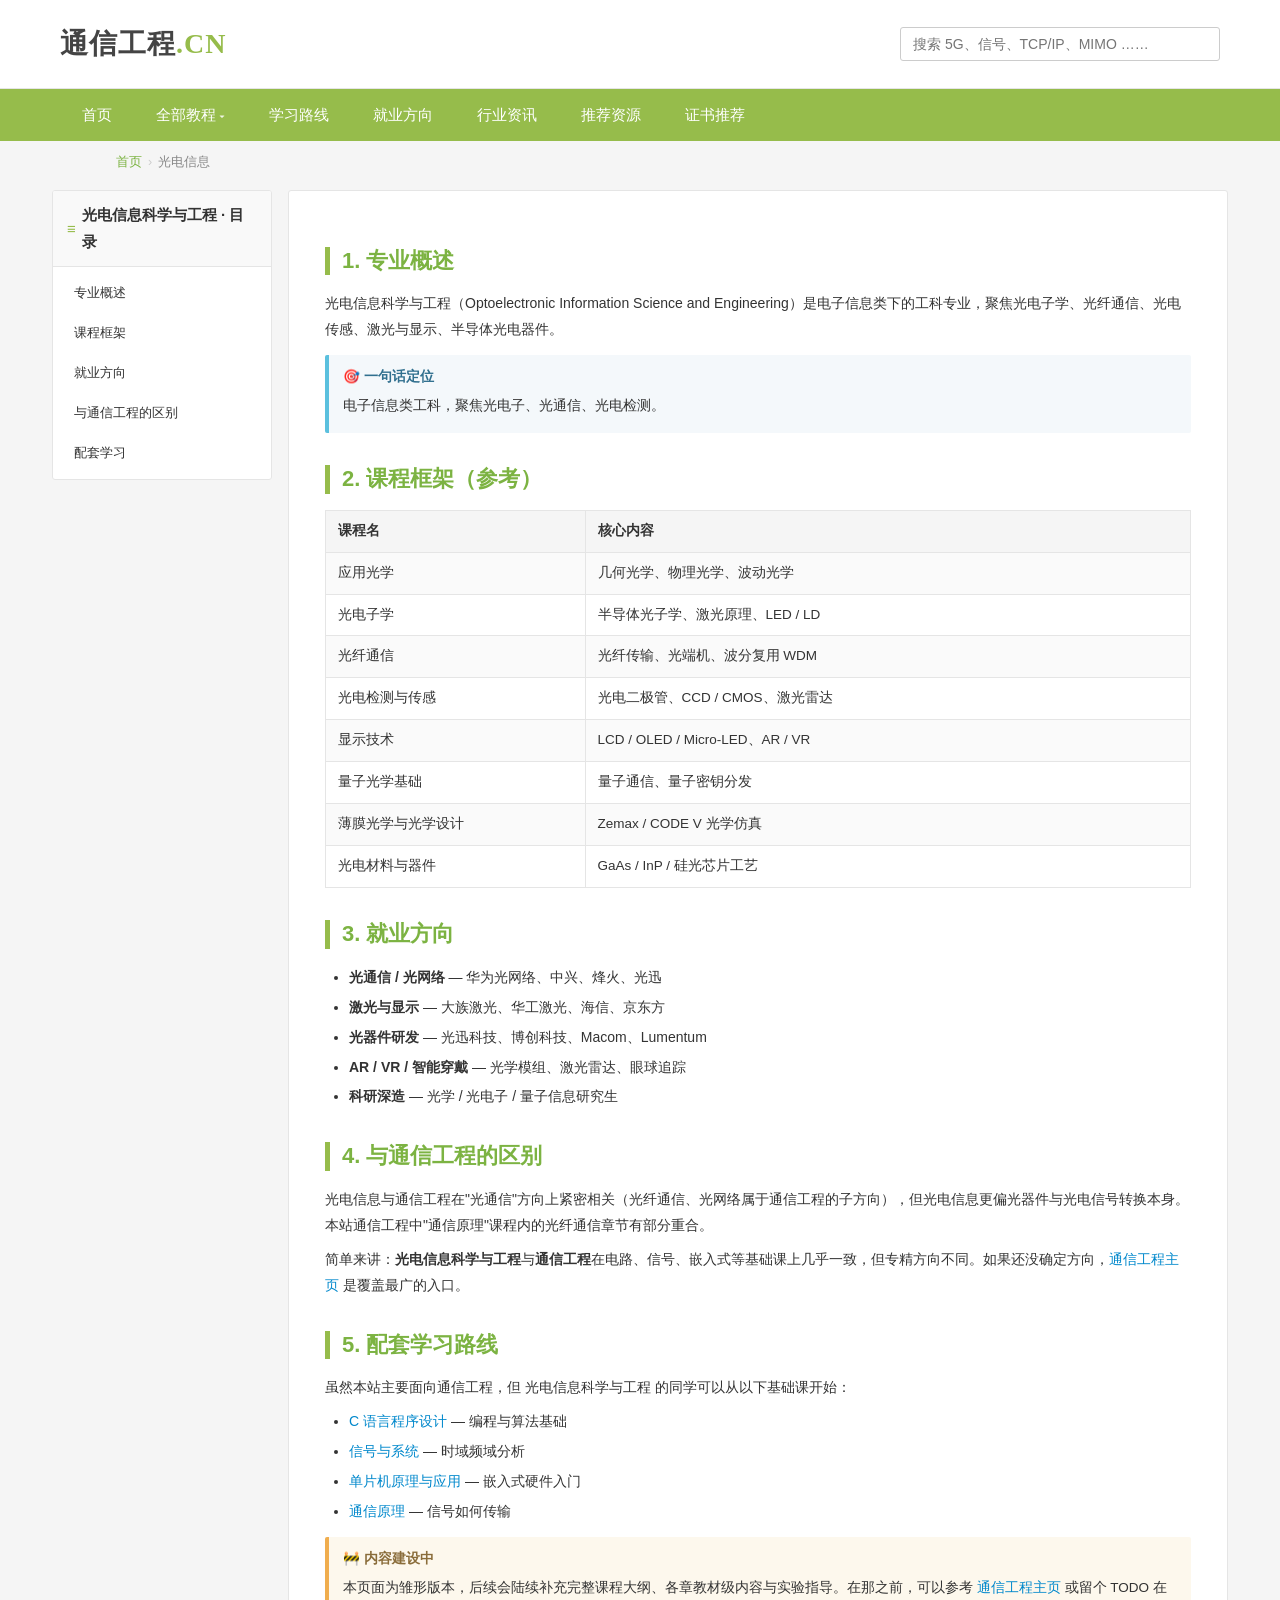
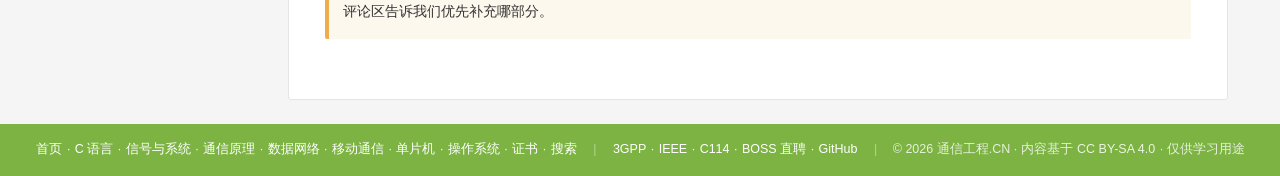
<file: oe-info.html>
<!DOCTYPE html>
<html lang="zh-CN">
<head>
<meta charset="UTF-8">
<meta name="viewport" content="width=device-width, initial-scale=1.0">
<title>光电信息科学与工程 - 通信工程.CN</title>
<meta name="description" content="光电信息科学与工程（080705）专业雏形页：专业概述、课程框架、就业方向、与通信工程的区别。">
<link rel="stylesheet" href="css/styles.css">
</head>
<body>

<div class="site-header">
  <div class="site-header-inner">
    <a href="index.html" class="brand"><span class="b1">通信工程</span><span class="b2">.CN</span></a>
    <div class="search-box" data-search-host>
      <input type="search" placeholder="搜索 5G、信号、TCP/IP、MIMO ……" aria-label="搜索">
      <div class="search-results" id="header-search-results" hidden></div>
    </div>
  </div>
</div>

<nav class="site-nav">
  <div class="site-nav-inner">
    <a href="index.html">首页</a>
    <div class="nav-dropdown">
      <a class="dropdown-toggle" tabindex="0">全部教程</a>
      <ul class="dropdown-menu">
        <li class="dd-cat">基础课</li>
        <li><a href="c-programming.html">💻 C 语言程序设计</a></li>
        <li><a href="signal-system.html">📊 信号与系统</a></li>
        <li class="dd-cat">专业核心</li>
        <li><a href="comm-principle.html">📡 通信原理</a></li>
        <li><a href="mcu.html">🔧 单片机原理与应用</a></li>
        <li><a href="data-network.html">🌐 数据通信与网络</a></li>
        <li><a href="mobile-comm.html">📶 移动通信</a></li>
        <li class="dd-cat">工具与平台</li>
        <li><a href="os-linux.html">🐧 操作系统与 Linux</a></li>
      </ul>
    </div>
    <a href="index.html#four-year">学习路线</a>
    <a href="index.html#career">就业方向</a>
    <a href="index.html#news">行业资讯</a>
    <a href="index.html#resources">推荐资源</a>
    <a href="certs.html">证书推荐</a>
  </div>
</nav>

<div class="breadcrumb"><a href="index.html">首页</a><span class="bc-sep">›</span><span>光电信息</span></div>

<div class="layout-2col">

  <aside class="sidebar">
    <div class="sidebar-title"><span class="icon">≡</span> 光电信息科学与工程 · 目录</div>
    <ul>
      <li><a href="#overview">专业概述</a></li>
      <li><a href="#curriculum">课程框架</a></li>
      <li><a href="#career">就业方向</a></li>
      <li><a href="#vs-comm">与通信工程的区别</a></li>
      <li><a href="#start">配套学习</a></li>
    </ul>
  </aside>

  <div class="main">

    <div class="course-banner">
      <div class="course-intro">
        <div class="title-row">
          <h1>光电信息科学与工程</h1>
          <span class="version-tag">雏形版</span>
        </div>
        <p><strong>专业代码：</strong><code class="code-inline">080705</code>　·　电子信息类工科，聚焦光电子、光通信、光电检测。</p>
      </div>
    </div>

    <section class="section" id="overview">
      <h2>1. 专业概述</h2>
      <p>光电信息科学与工程（Optoelectronic Information Science and Engineering）是电子信息类下的工科专业，聚焦光电子学、光纤通信、光电传感、激光与显示、半导体光电器件。</p>
      <div class="alert alert-info">
        <strong>🎯 一句话定位</strong>
        <p>电子信息类工科，聚焦光电子、光通信、光电检测。</p>
      </div>
    </section>

    <section class="section" id="curriculum">
      <h2>2. 课程框架（参考）</h2>
      <table class="kb-table">
        <tr><th style="width:30%">课程名</th><th>核心内容</th></tr>
        <tr><td>应用光学</td><td>几何光学、物理光学、波动光学</td></tr><tr><td>光电子学</td><td>半导体光子学、激光原理、LED / LD</td></tr><tr><td>光纤通信</td><td>光纤传输、光端机、波分复用 WDM</td></tr><tr><td>光电检测与传感</td><td>光电二极管、CCD / CMOS、激光雷达</td></tr><tr><td>显示技术</td><td>LCD / OLED / Micro-LED、AR / VR</td></tr><tr><td>量子光学基础</td><td>量子通信、量子密钥分发</td></tr><tr><td>薄膜光学与光学设计</td><td>Zemax / CODE V 光学仿真</td></tr><tr><td>光电材料与器件</td><td>GaAs / InP / 硅光芯片工艺</td></tr>
      </table>
    </section>

    <section class="section" id="career">
      <h2>3. 就业方向</h2>
      <ul>
        <li><strong>光通信 / 光网络</strong> — 华为光网络、中兴、烽火、光迅</li><li><strong>激光与显示</strong> — 大族激光、华工激光、海信、京东方</li><li><strong>光器件研发</strong> — 光迅科技、博创科技、Macom、Lumentum</li><li><strong>AR / VR / 智能穿戴</strong> — 光学模组、激光雷达、眼球追踪</li><li><strong>科研深造</strong> — 光学 / 光电子 / 量子信息研究生</li>
      </ul>
    </section>

    <section class="section" id="vs-comm">
      <h2>4. 与通信工程的区别</h2>
      <p>光电信息与通信工程在"光通信"方向上紧密相关（光纤通信、光网络属于通信工程的子方向），但光电信息更偏光器件与光电信号转换本身。本站通信工程中"通信原理"课程内的光纤通信章节有部分重合。</p>
      <p>简单来讲：<strong>光电信息科学与工程</strong>与<strong>通信工程</strong>在电路、信号、嵌入式等基础课上几乎一致，但专精方向不同。如果还没确定方向，<a href="index.html">通信工程主页</a> 是覆盖最广的入口。</p>
    </section>

    <section class="section" id="start">
      <h2>5. 配套学习路线</h2>
      <p>虽然本站主要面向通信工程，但 光电信息科学与工程 的同学可以从以下基础课开始：</p>
      <ul>
        <li><a href="c-programming.html">C 语言程序设计</a> — 编程与算法基础</li>
        <li><a href="signal-system.html">信号与系统</a> — 时域频域分析</li>
        <li><a href="mcu.html">单片机原理与应用</a> — 嵌入式硬件入门</li>
        <li><a href="comm-principle.html">通信原理</a> — 信号如何传输</li>
      </ul>
      <div class="alert alert-warn">
        <strong>🚧 内容建设中</strong>
        <p>本页面为雏形版本，后续会陆续补充完整课程大纲、各章教材级内容与实验指导。在那之前，可以参考 <a href="index.html">通信工程主页</a> 或留个 TODO 在评论区告诉我们优先补充哪部分。</p>
      </div>
    </section>

  </div>
</div>

<footer class="site-footer">
  <div class="sf-line">
    <a href="index.html">首页</a> · <a href="c-programming.html">C 语言</a> · <a href="signal-system.html">信号与系统</a> · <a href="comm-principle.html">通信原理</a> · <a href="data-network.html">数据网络</a> · <a href="mobile-comm.html">移动通信</a> · <a href="mcu.html">单片机</a> · <a href="os-linux.html">操作系统</a> · <a href="certs.html">证书</a> · <a href="search.html">搜索</a>
    <span class="sf-sep">|</span>
    <a href="https://www.3gpp.org/" target="_blank" rel="noopener noreferrer">3GPP</a> · <a href="https://ieeexplore.ieee.org/" target="_blank" rel="noopener noreferrer">IEEE</a> · <a href="https://www.c114.com.cn/" target="_blank" rel="noopener noreferrer">C114</a> · <a href="https://www.zhipin.com/" target="_blank" rel="noopener noreferrer">BOSS 直聘</a> · <a href="https://github.com/" target="_blank" rel="noopener noreferrer">GitHub</a>
    <span class="sf-sep">|</span>
    <span class="sf-copy">© 2026 通信工程.CN · 内容基于 <a href="https://creativecommons.org/licenses/by-sa/4.0/" target="_blank" rel="noopener noreferrer">CC BY-SA 4.0</a> · 仅供学习用途</span>
  </div>
</footer>

<script src="js/main.js"></script>
<script src="js/search-data.js"></script>
<script src="js/search.js"></script>
</body>
</html>
</file>
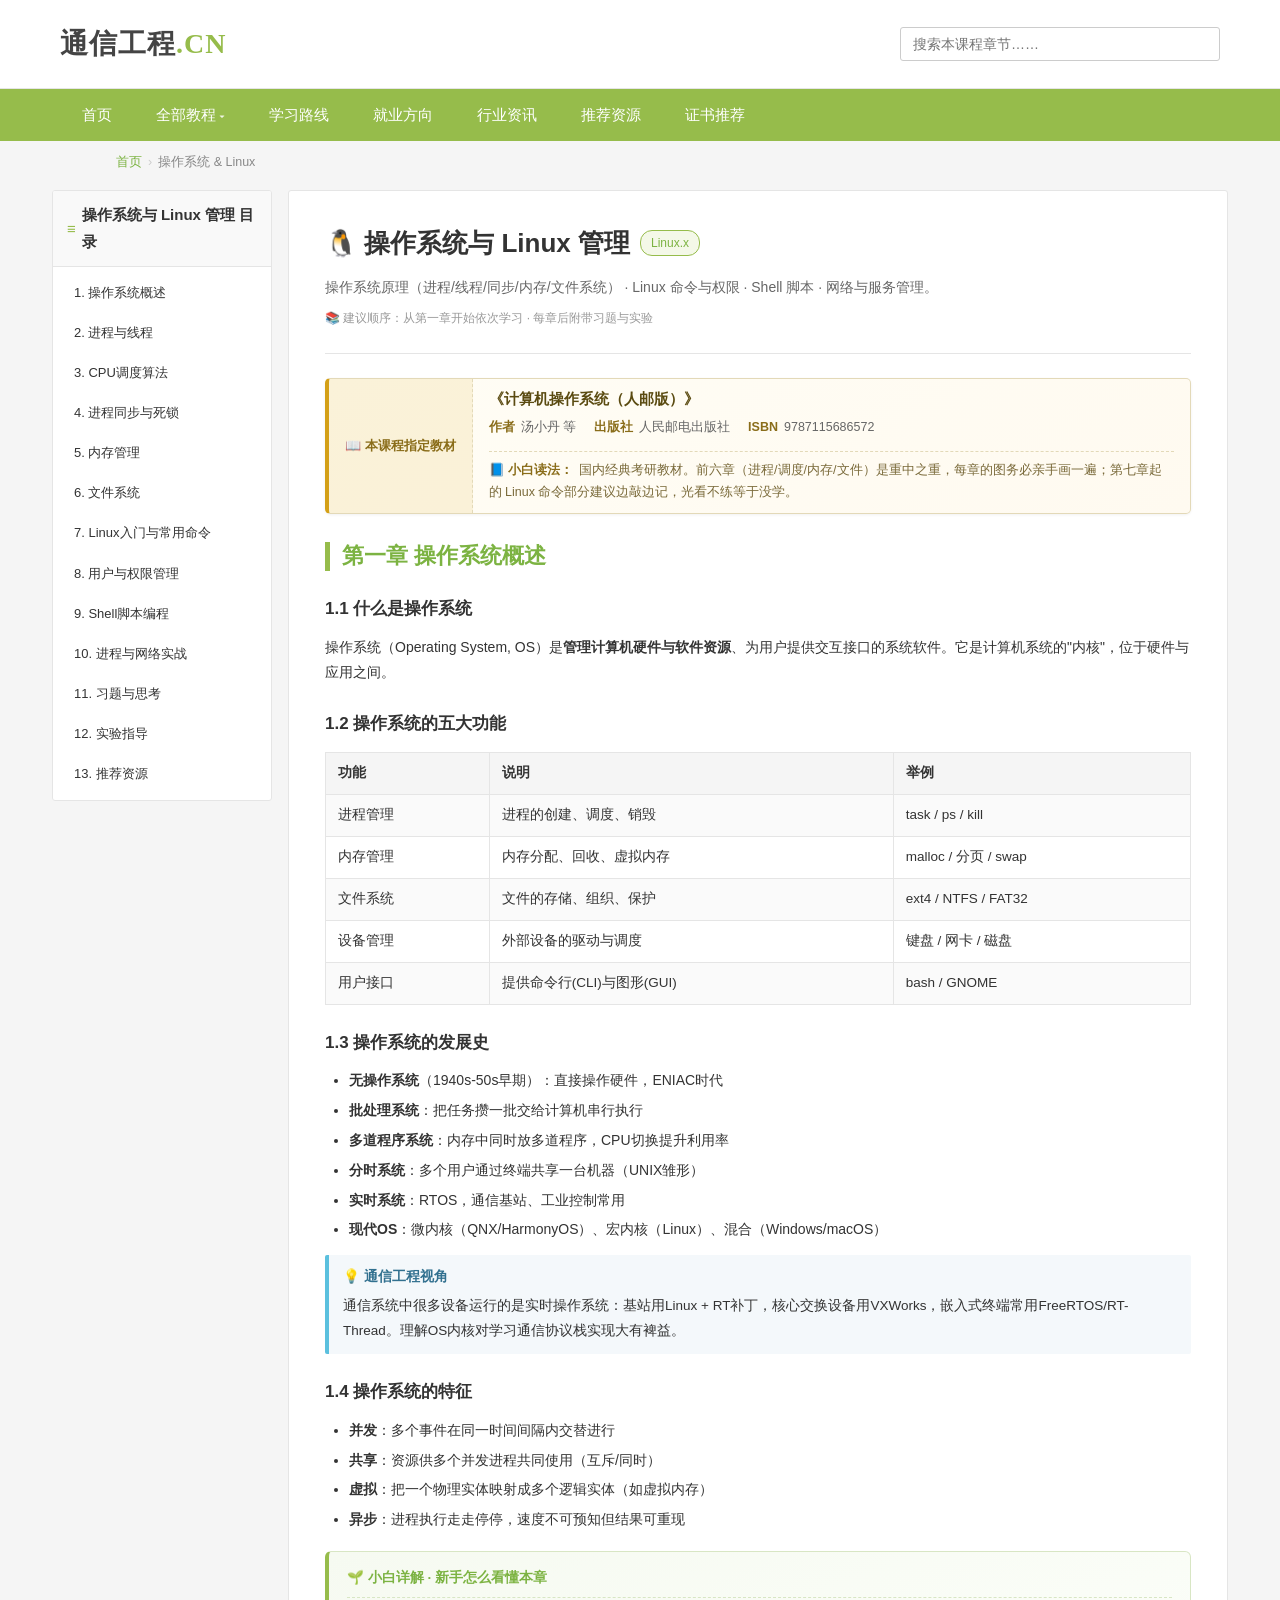
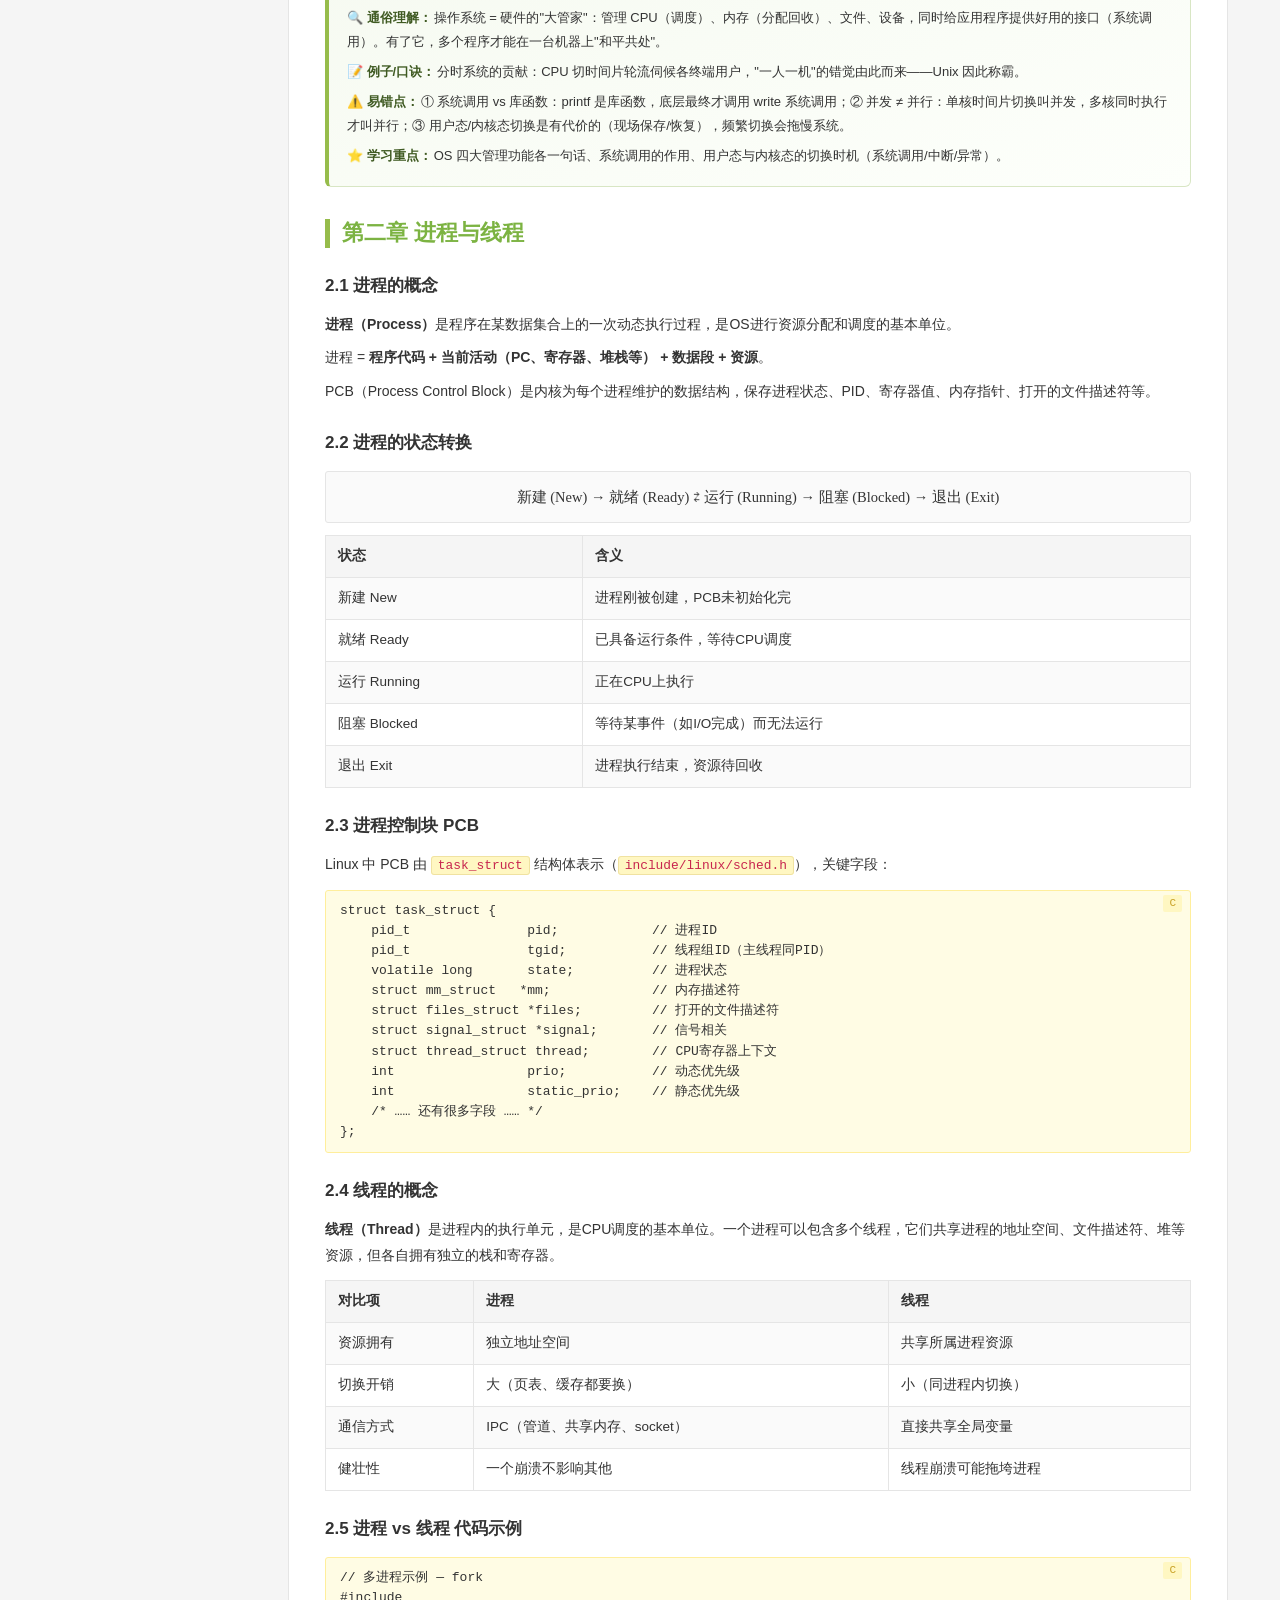
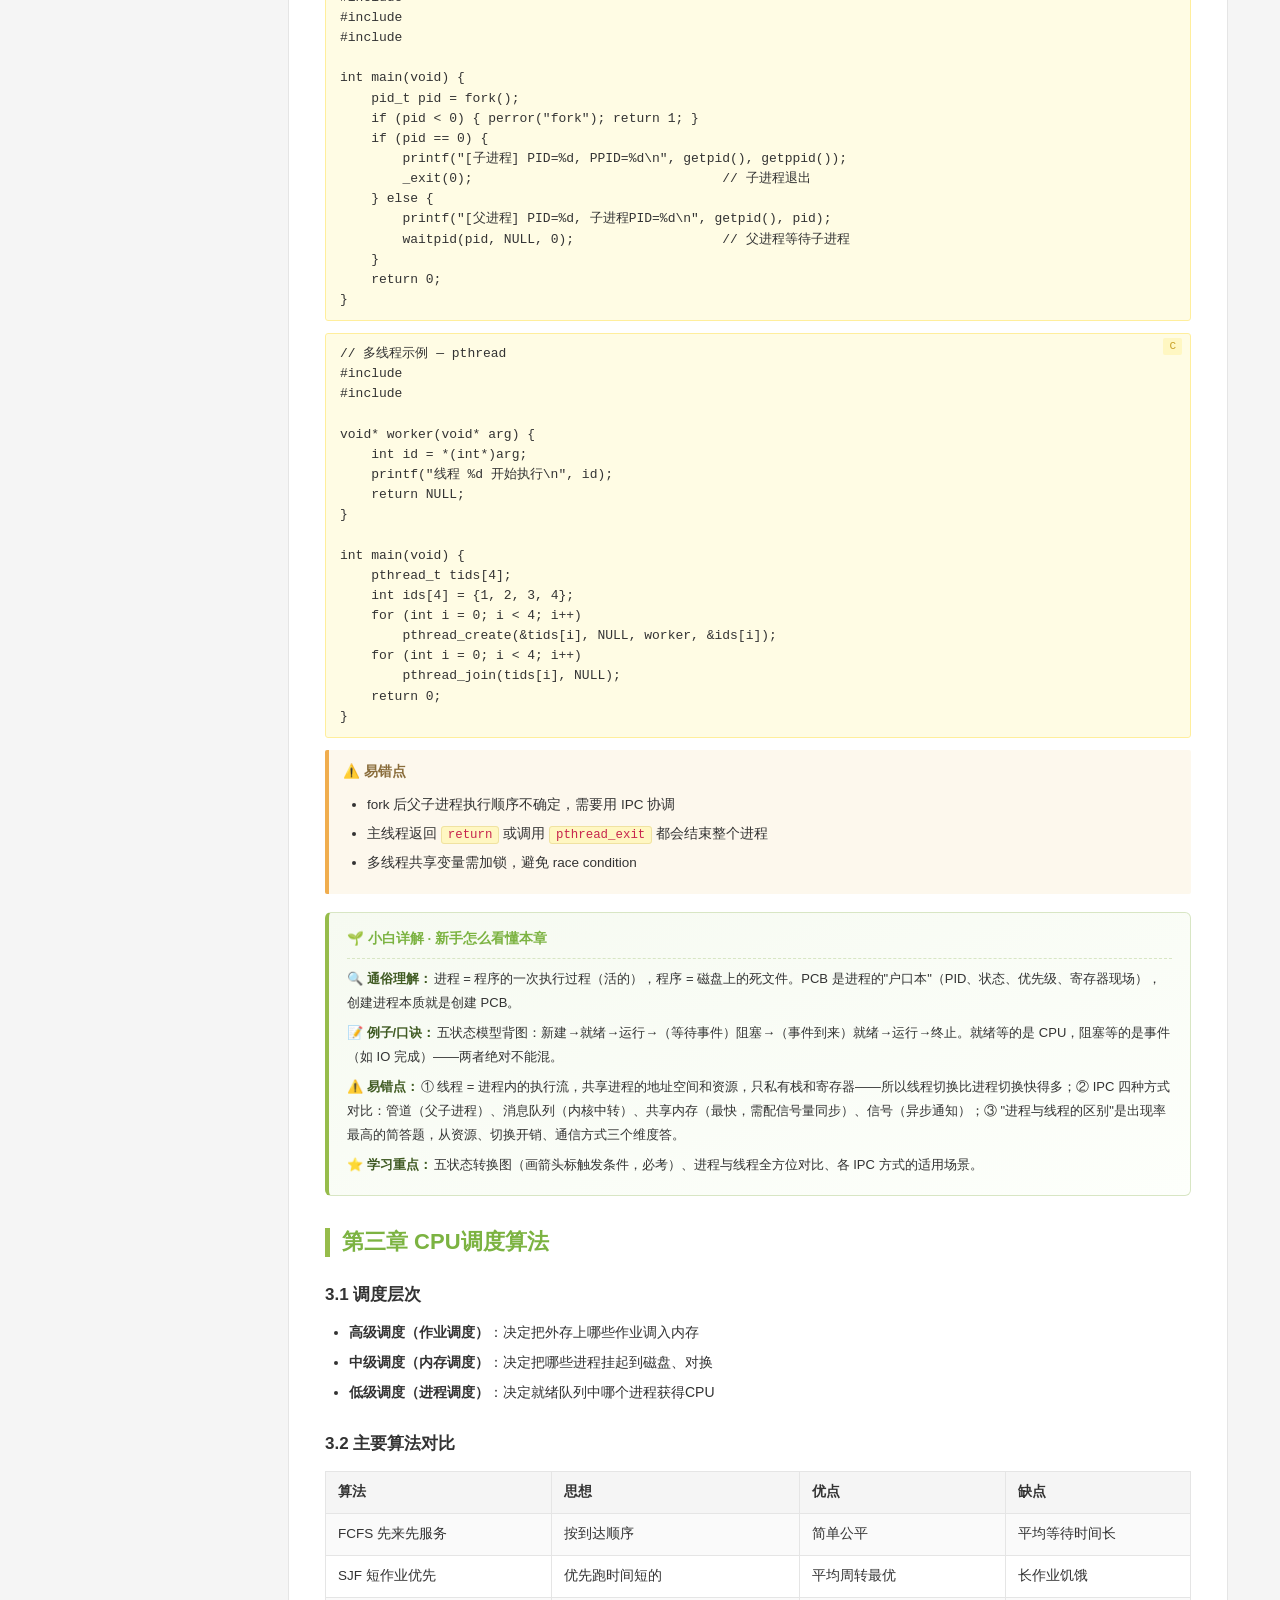
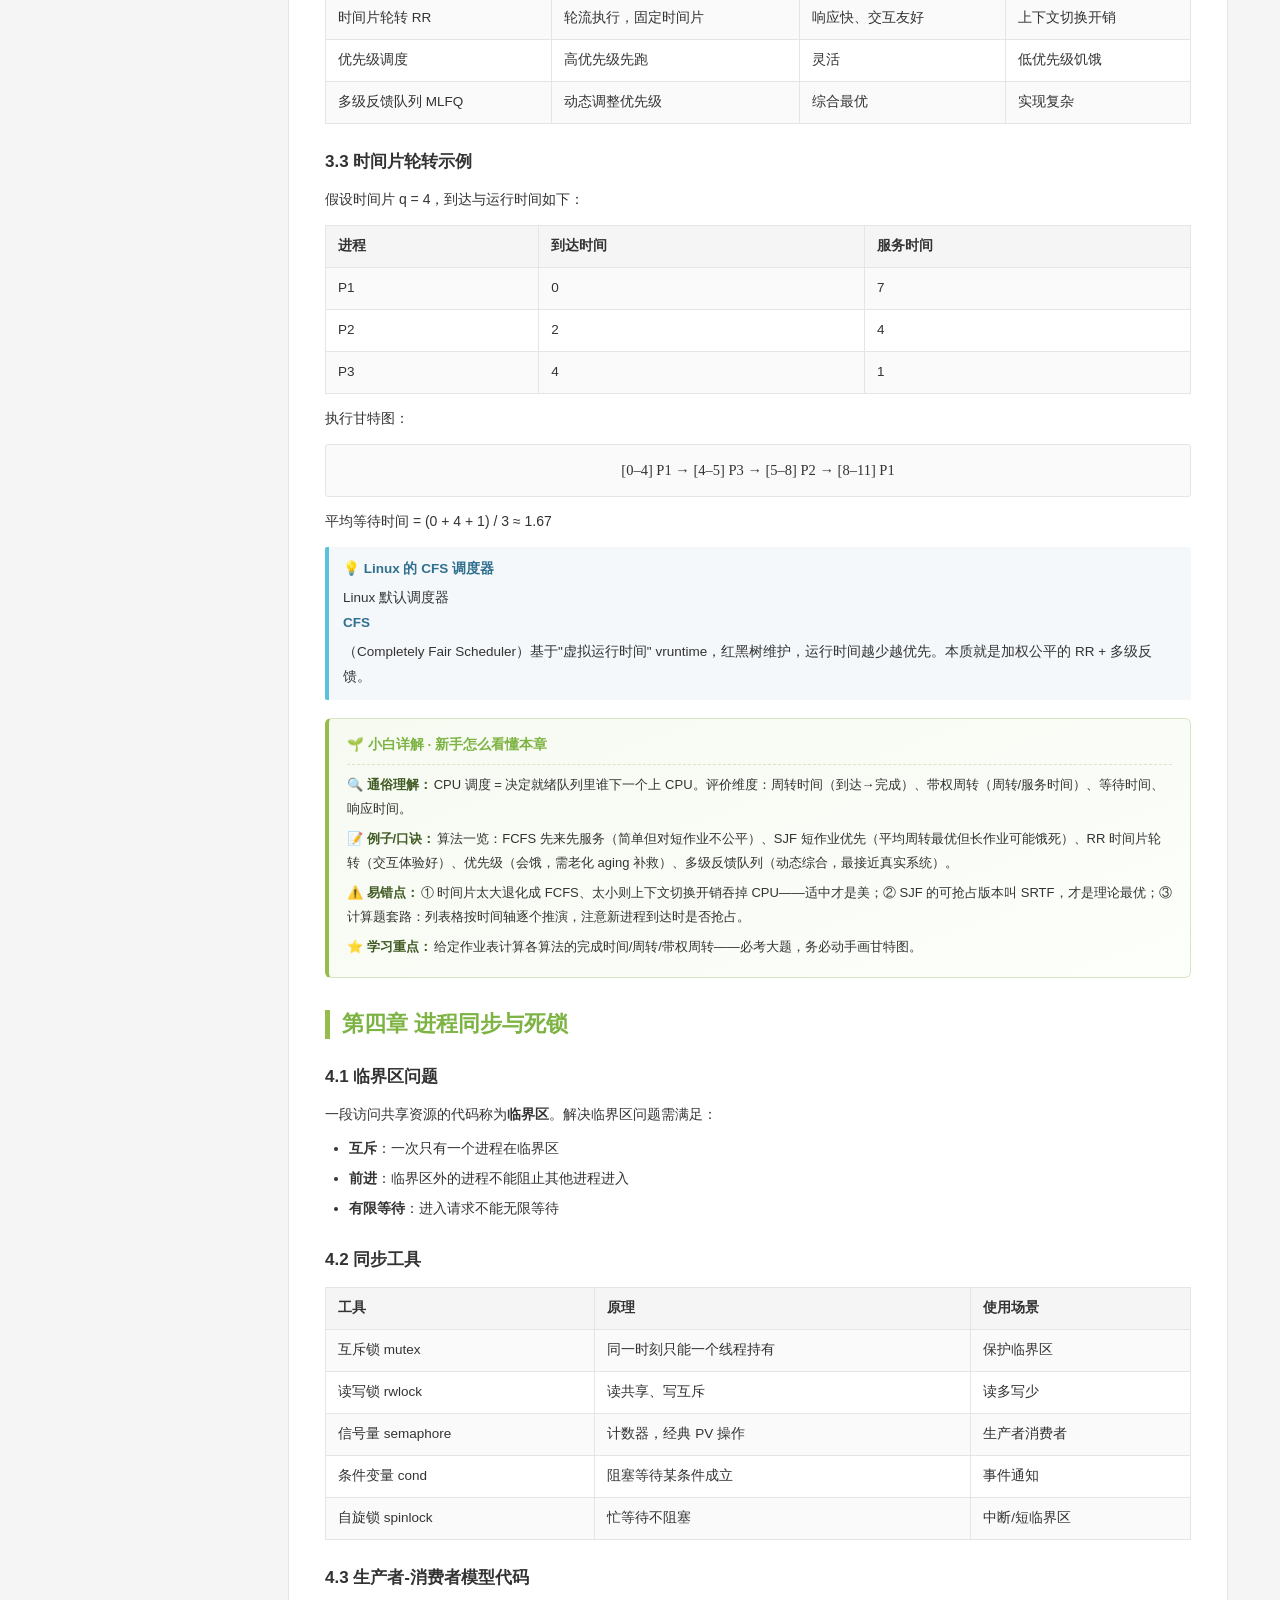
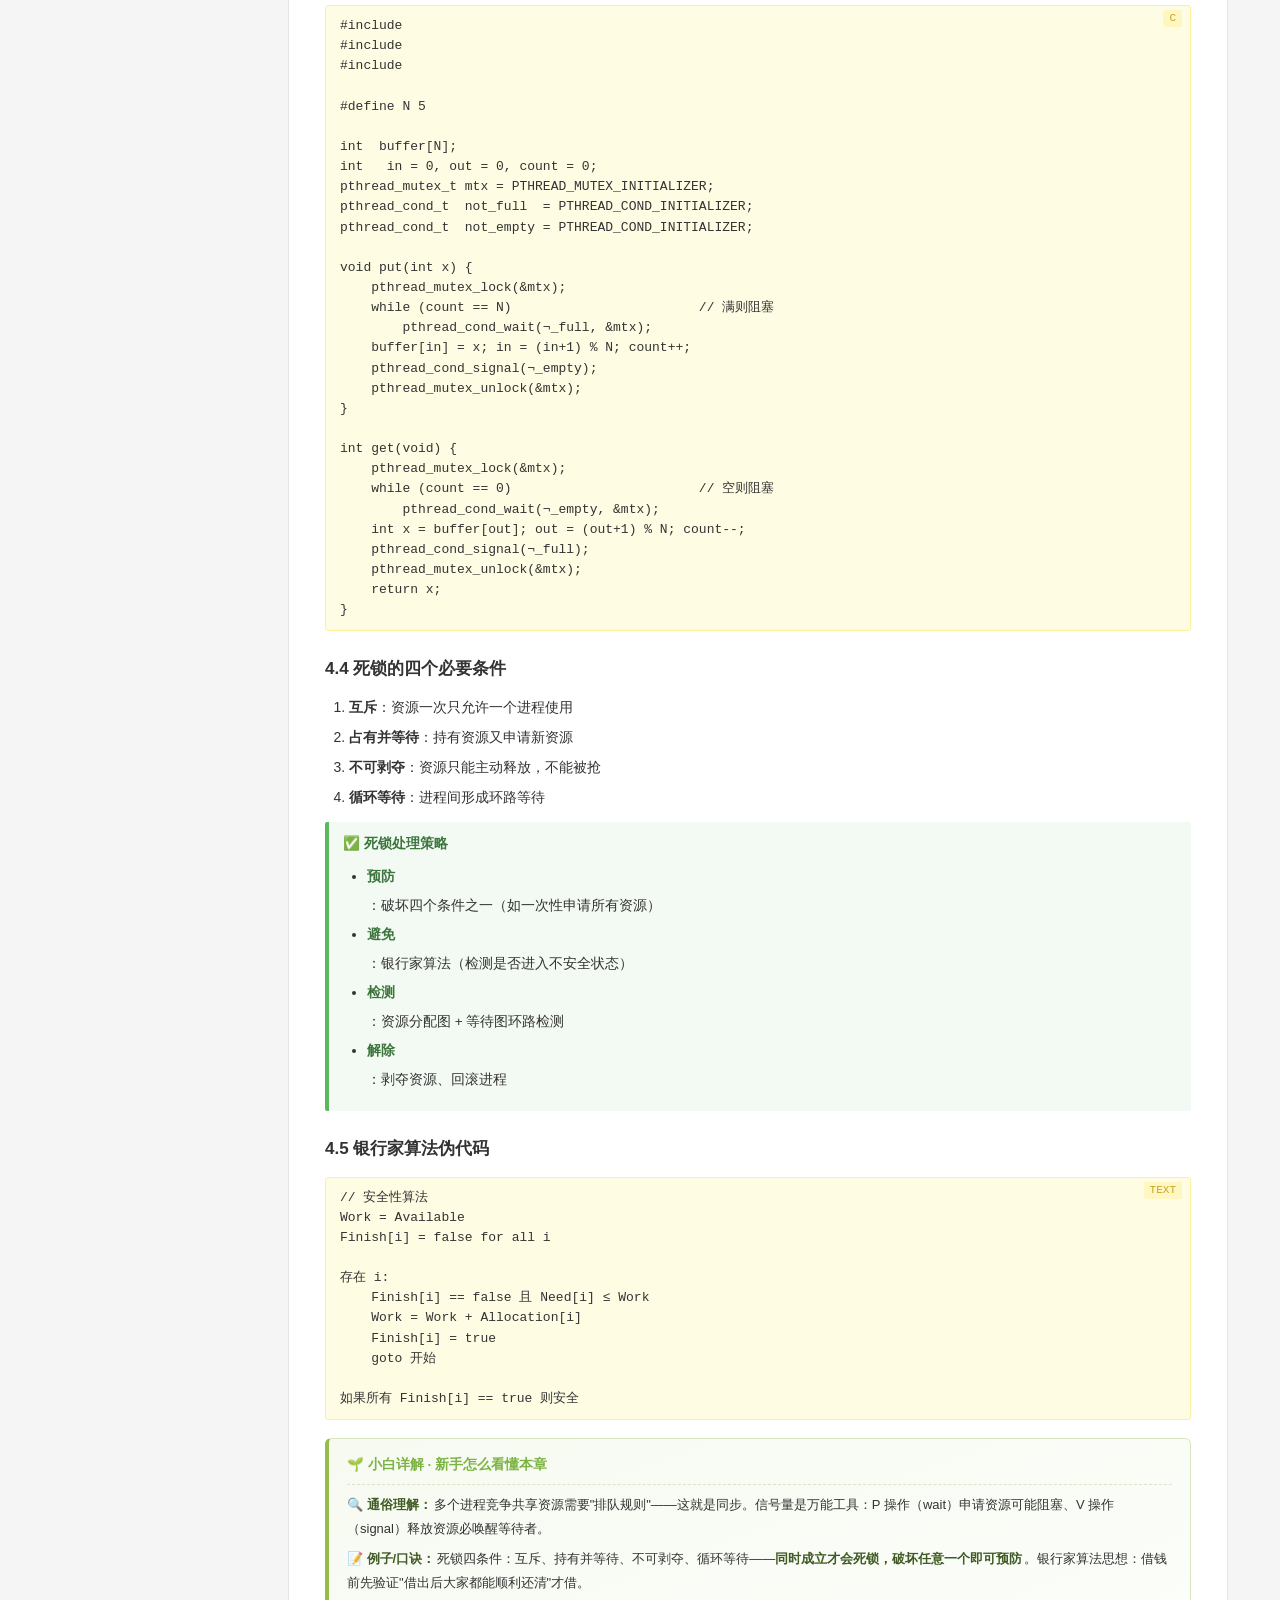
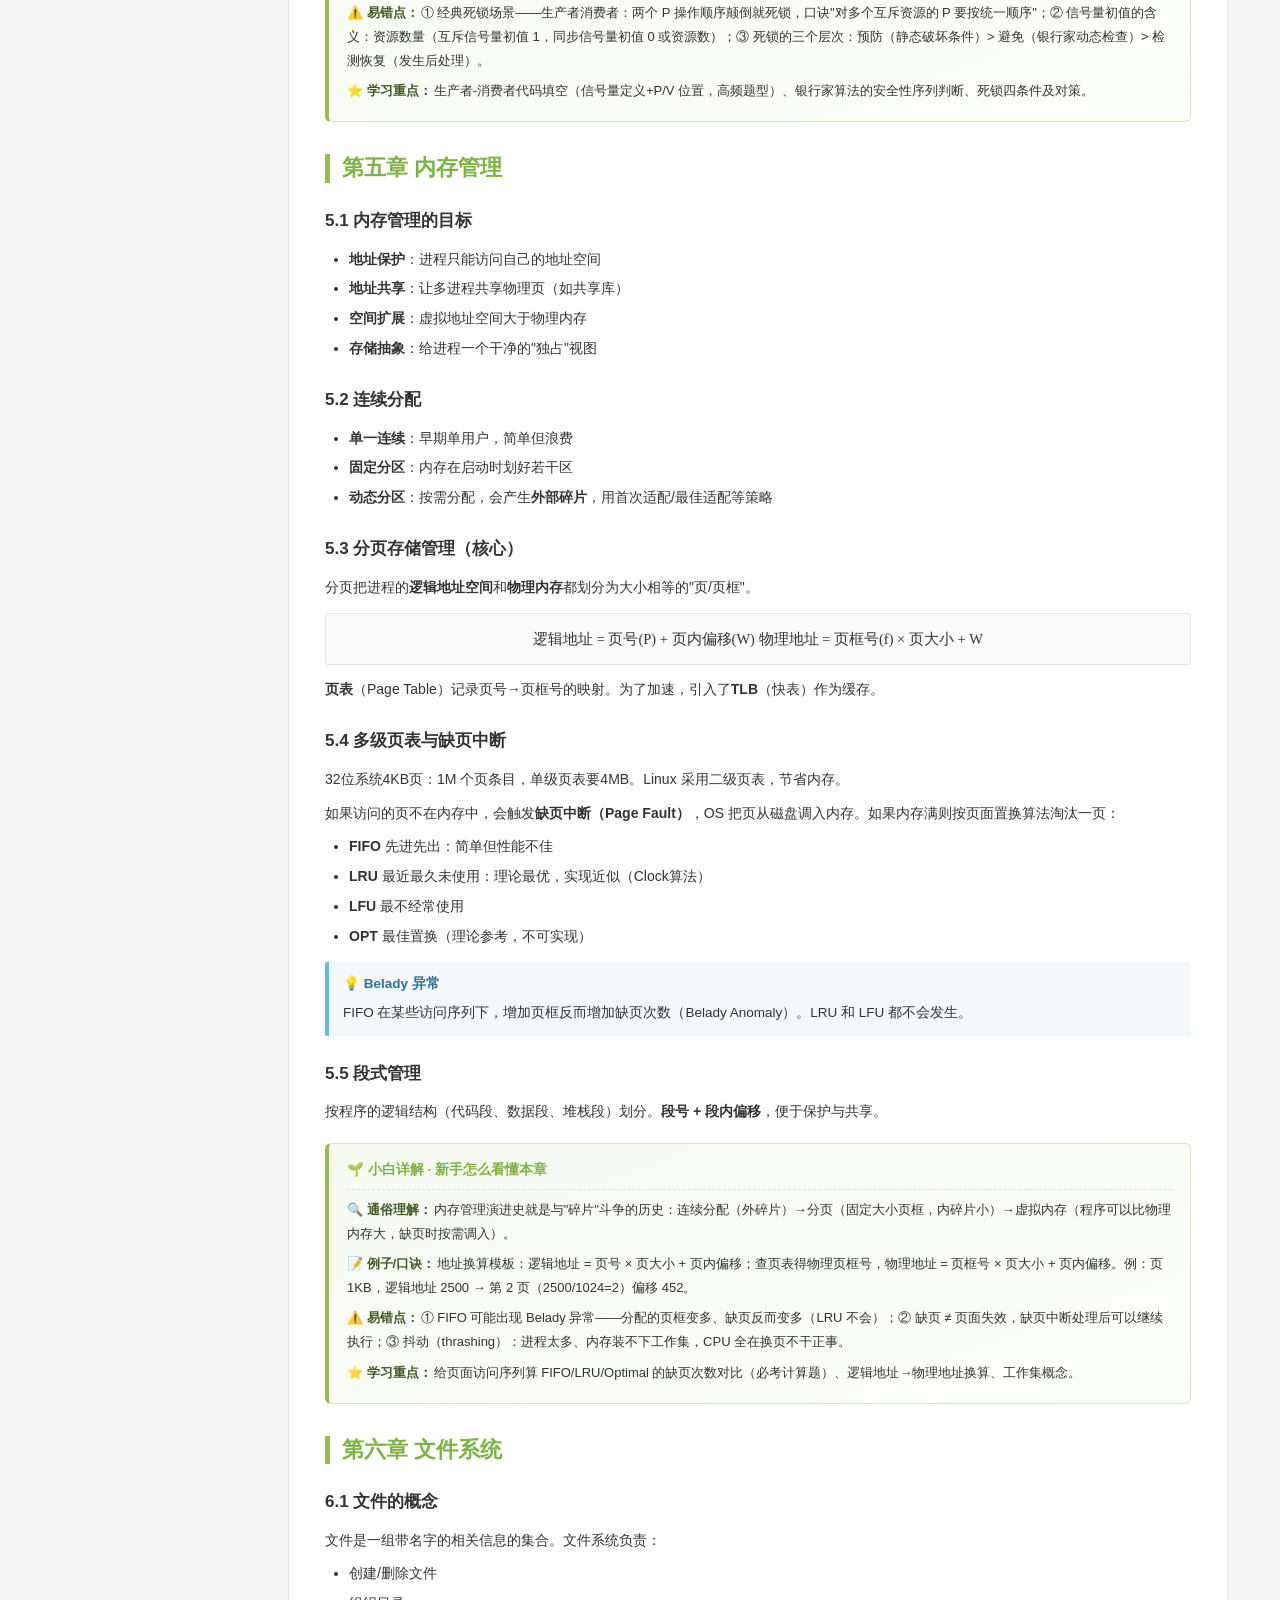
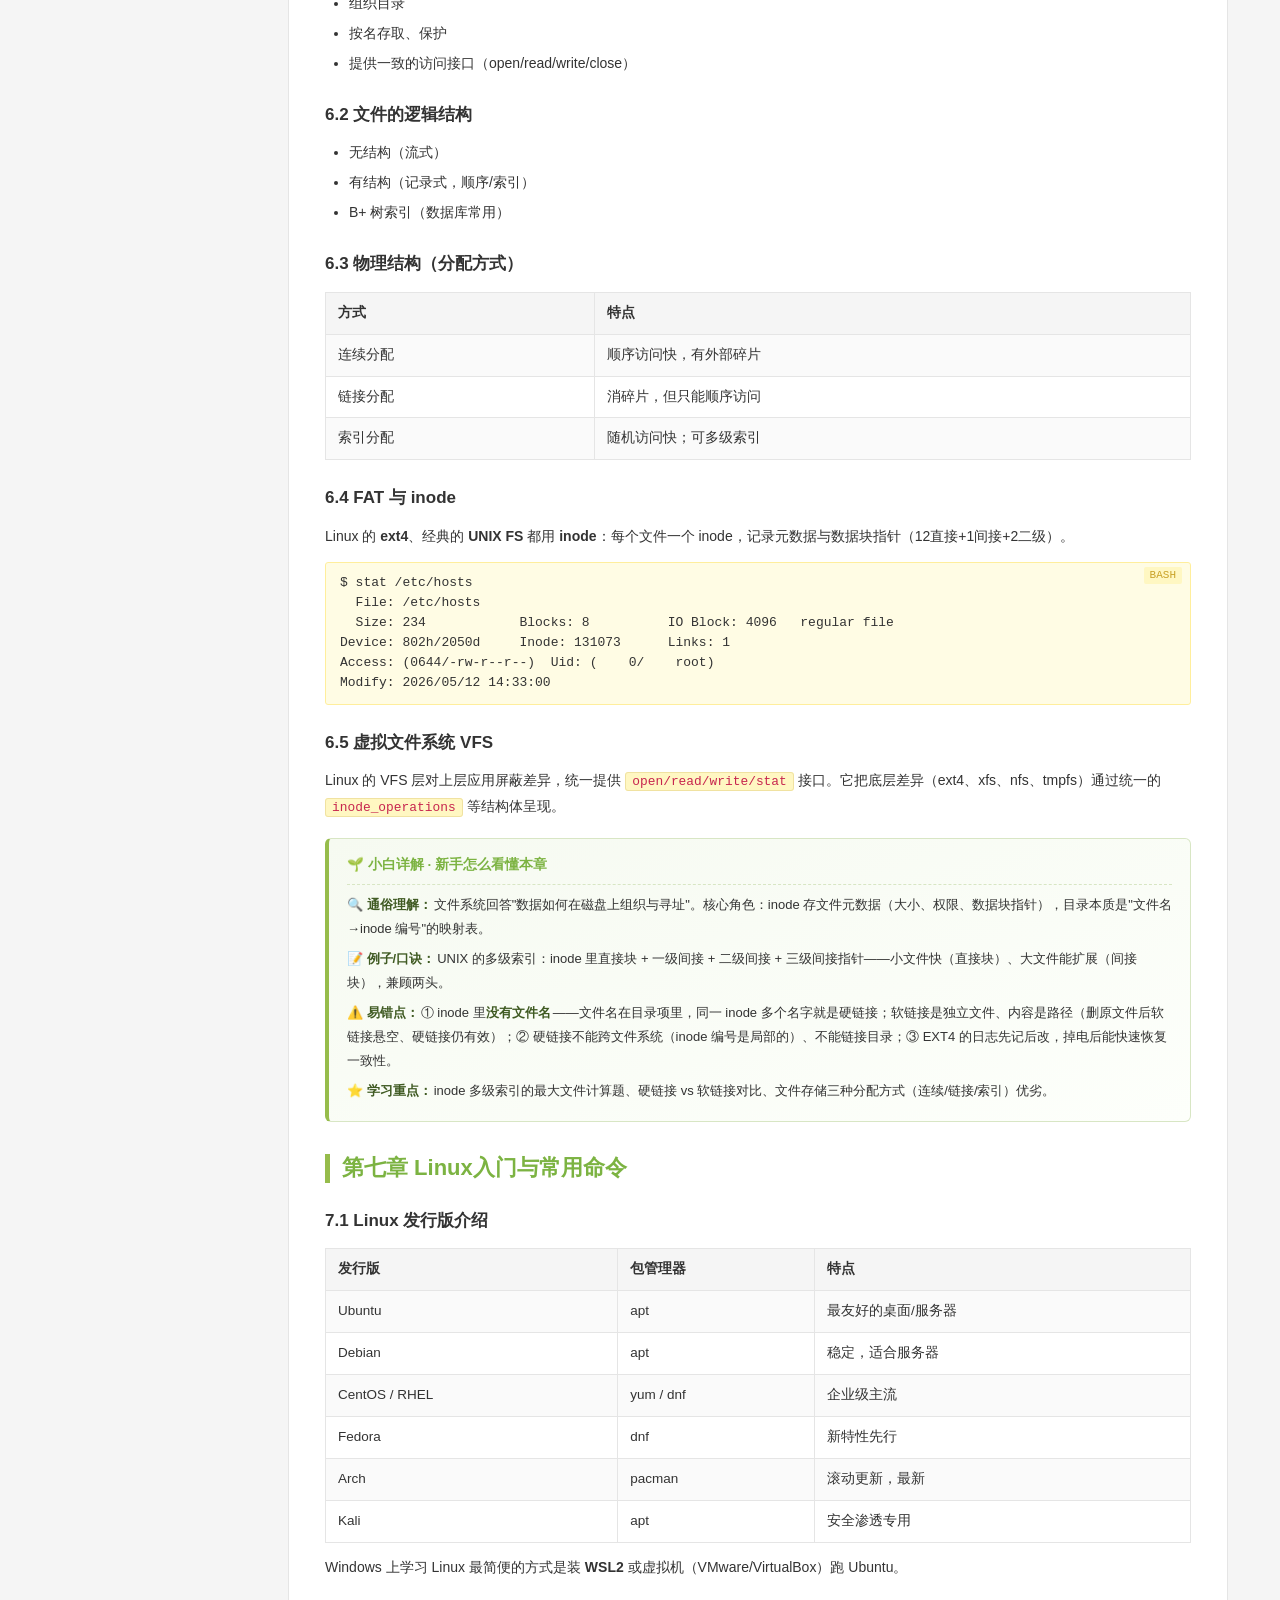
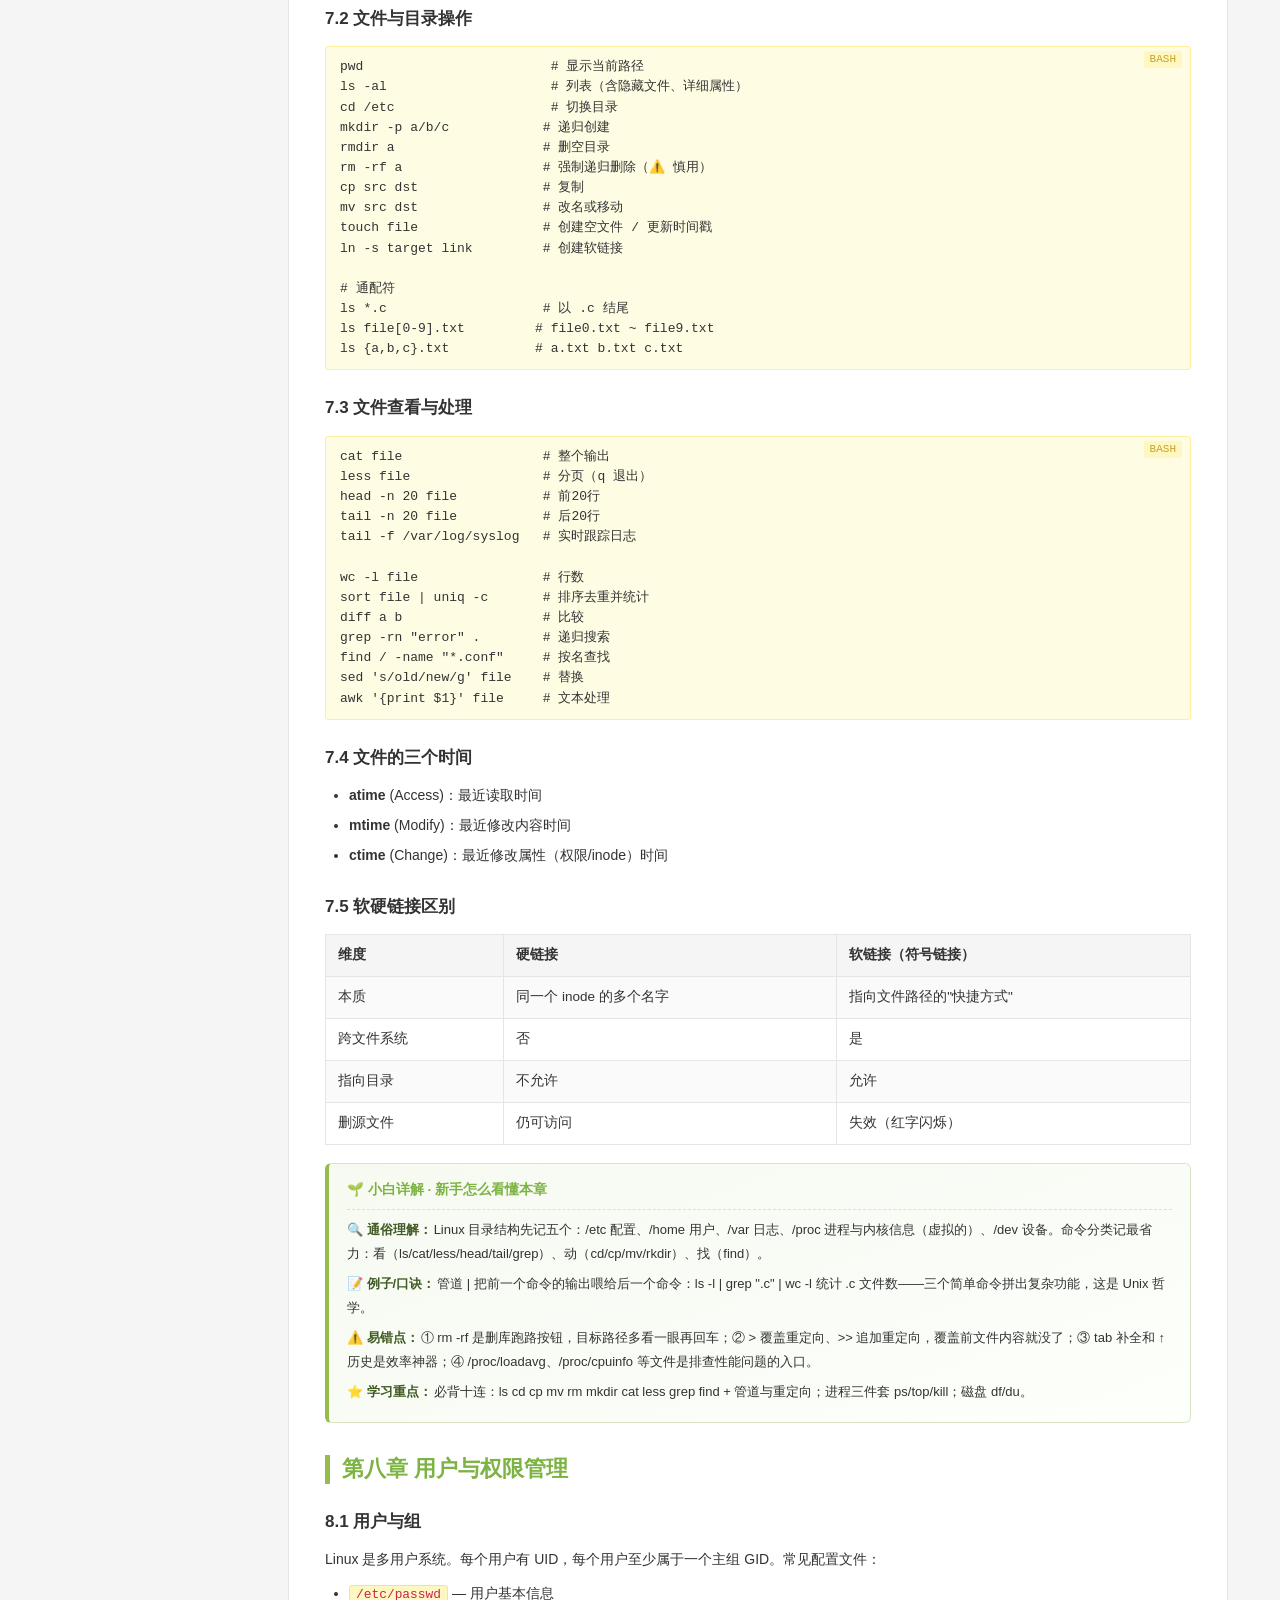
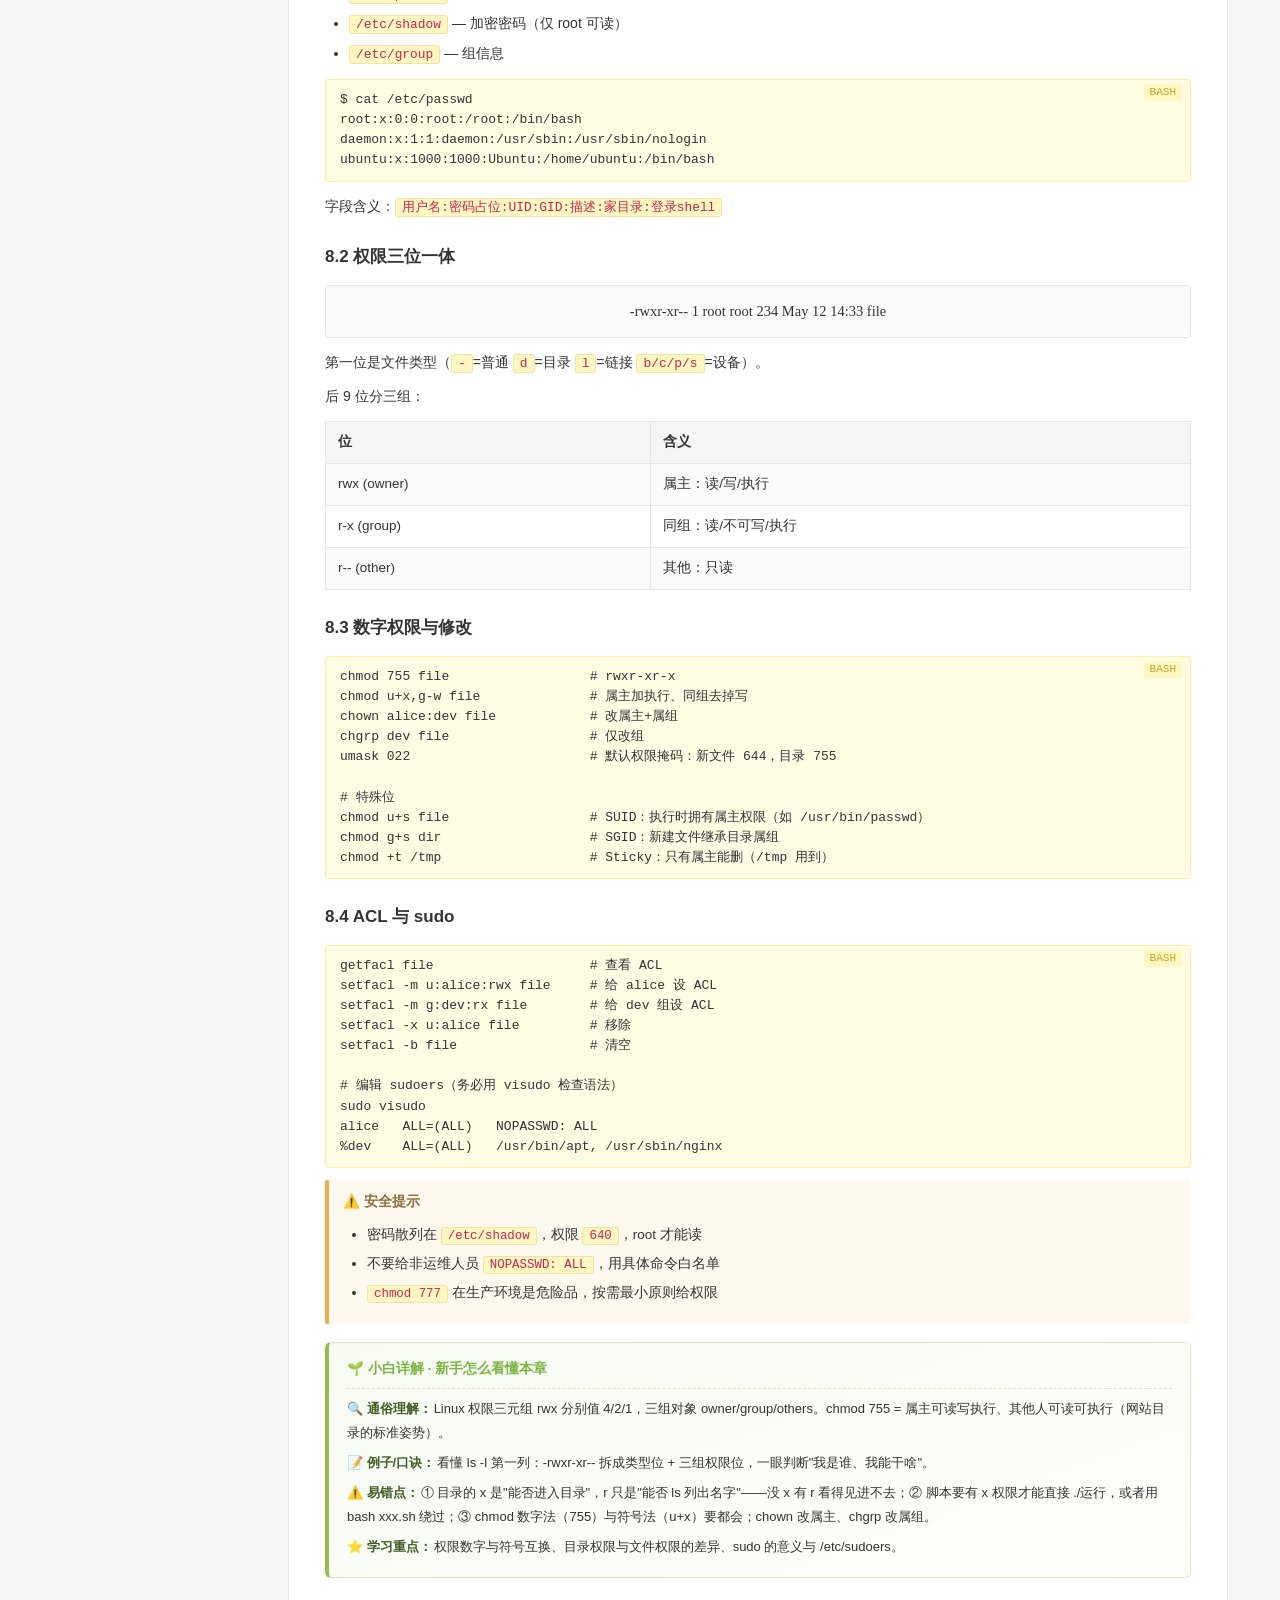
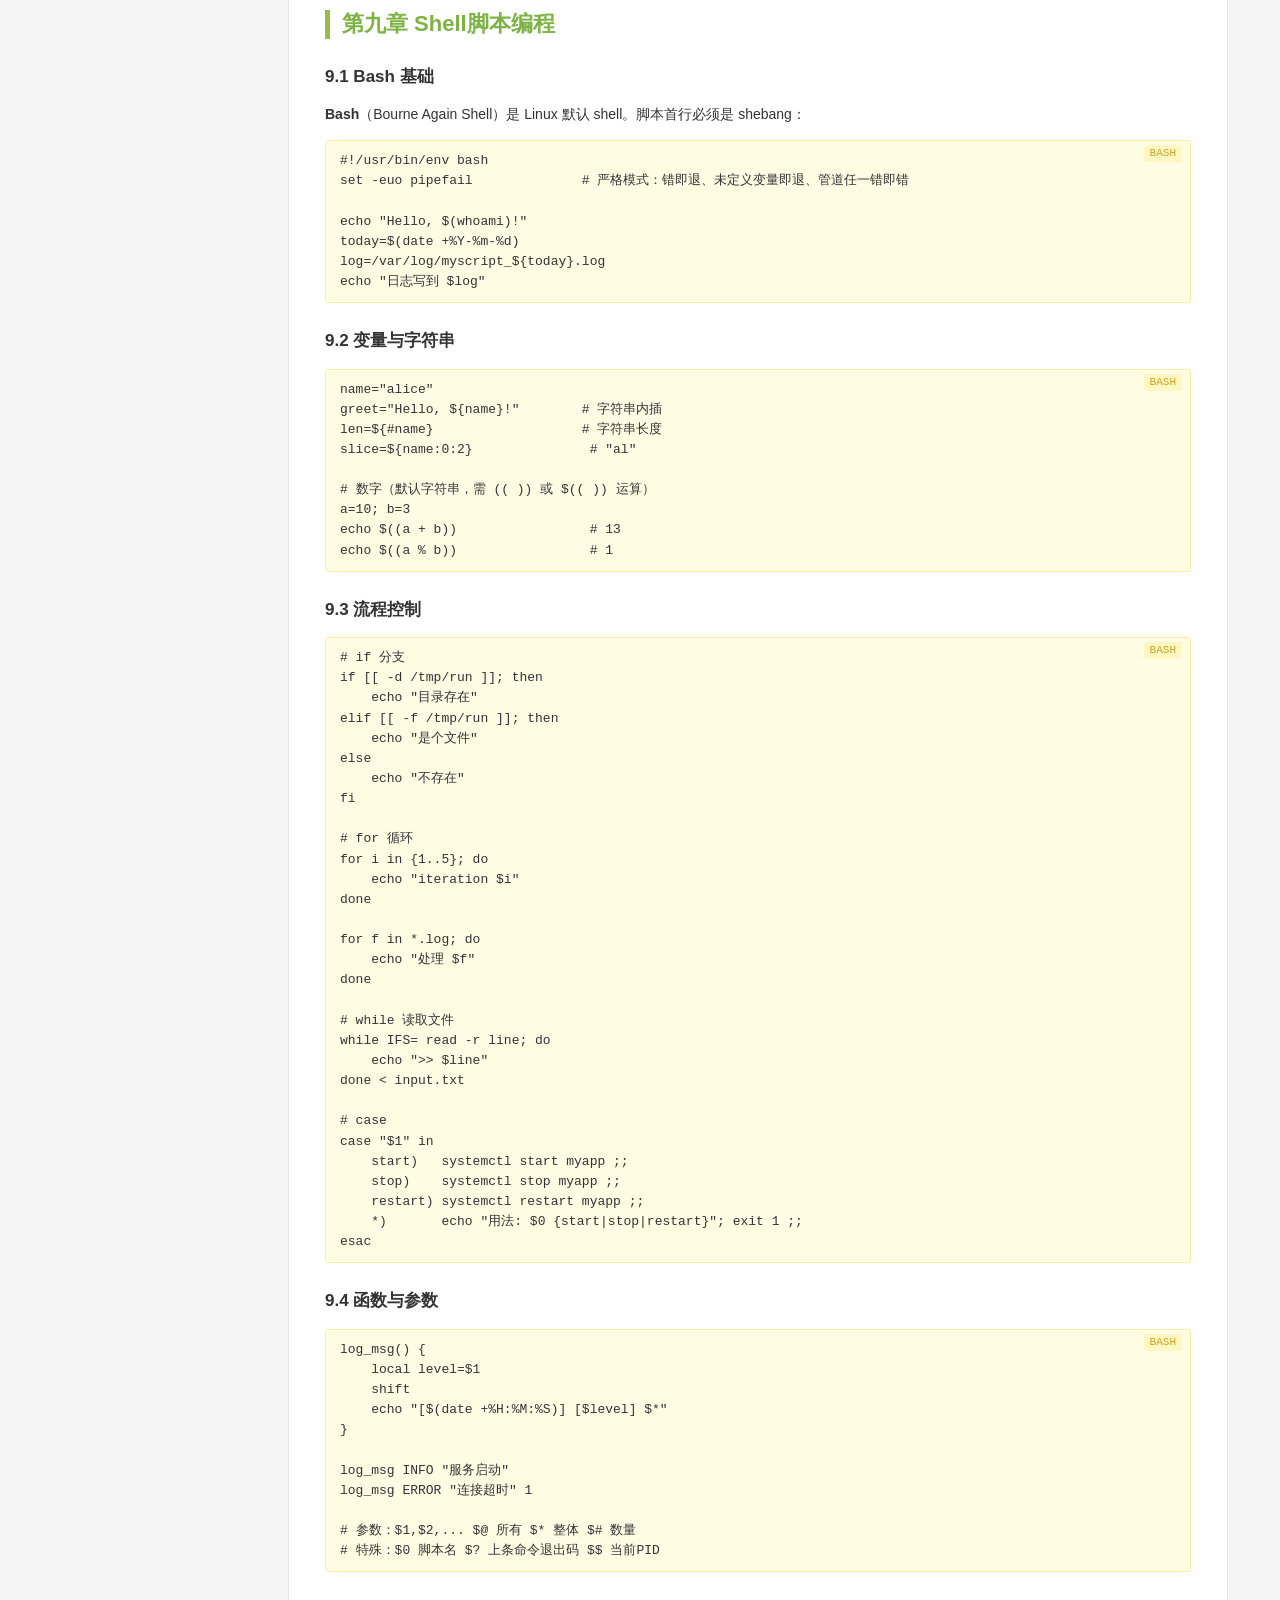
<file: os-linux.html>
<!DOCTYPE html>
<html lang="zh-CN">
<head>
<meta charset="UTF-8">
<meta name="viewport" content="width=device-width, initial-scale=1.0">
<title>操作系统与Linux管理 - 通信工程学习站</title>
<link rel="stylesheet" href="css/styles.css">
</head>
<body>

<div class="site-header">
  <div class="site-header-inner">
    <a href="index.html" class="brand"><span class="b1">通信工程</span><span class="b2">.CN</span></a>
    <div class="search-box" data-search-host>
      <input type="search" placeholder="搜索本课程章节……" aria-label="搜索">
      <div class="search-results" id="header-search-results" hidden></div>
    </div>
  </div>
</div>

<nav class="site-nav">
  <div class="site-nav-inner">
    <a href="index.html">首页</a>
    <div class="nav-dropdown">
      <a class="dropdown-toggle" tabindex="0">全部教程</a>
      <ul class="dropdown-menu">
        <li class="dd-cat">基础课</li>
        <li><a href="c-programming.html">💻 C 语言程序设计</a></li>
        <li><a href="signal-system.html">📊 信号与系统</a></li>
        <li class="dd-cat">专业核心</li>
        <li><a href="comm-principle.html">📡 通信原理</a></li>
        <li><a href="mcu.html">🔧 单片机原理与应用</a></li>
        <li><a href="data-network.html">🌐 数据通信与网络</a></li>
        <li><a href="mobile-comm.html">📶 移动通信</a></li>
        <li class="dd-cat">工具与平台</li>
        <li><a href="os-linux.html">🐧 操作系统与 Linux</a></li>
      </ul>
    </div>
    <a href="index.html#four-year">学习路线</a>
    <a href="index.html#career">就业方向</a>
    <a href="index.html#news">行业资讯</a>
    <a href="index.html#resources">推荐资源</a>
    <a href="certs.html">证书推荐</a>
  </div>
</nav>

<div class="breadcrumb"><a href="index.html">首页</a><span class="bc-sep">›</span><span>操作系统 & Linux</span></div>


<div class="layout-2col">
<aside class="sidebar"><div class="sidebar-title"><span class="icon">≡</span> 操作系统与 Linux 管理 目录</div>
  
  <ul>
    <li><a href="#ch1">1. 操作系统概述</a></li>
    <li><a href="#ch2">2. 进程与线程</a></li>
    <li><a href="#ch3">3. CPU调度算法</a></li>
    <li><a href="#ch4">4. 进程同步与死锁</a></li>
    <li><a href="#ch5">5. 内存管理</a></li>
    <li><a href="#ch6">6. 文件系统</a></li>
    <li><a href="#ch7">7. Linux入门与常用命令</a></li>
    <li><a href="#ch8">8. 用户与权限管理</a></li>
    <li><a href="#ch9">9. Shell脚本编程</a></li>
    <li><a href="#ch10">10. 进程与网络实战</a></li>
    <li><a href="#ch11">11. 习题与思考</a></li>
    <li><a href="#ch12">12. 实验指导</a></li>
    <li><a href="#ch13">13. 推荐资源</a></li>
  </ul>
</aside>

<main class="main">

    <div class="course-intro">
      <div class="title-row">
        <h1>🐧 操作系统与 Linux 管理</h1>
        <span class="version-tag">Linux.x</span>
      </div>
      <p>操作系统原理（进程/线程/同步/内存/文件系统） · Linux 命令与权限 · Shell 脚本 · 网络与服务管理。</p>
      <p style="font-size:12px;color:var(--text-muted);">📚 建议顺序：从第一章开始依次学习 · 每章后附带习题与实验</p>
    </div>
    <div class="tb-card">
      <div class="tb-head">📖 本课程指定教材</div>
      <div class="tb-body">
        <div class="tb-title">《计算机操作系统（人邮版）》</div>
        <div class="tb-meta">
          <span><strong>作者</strong>汤小丹 等</span>
          <span><strong>出版社</strong>人民邮电出版社</span>
          <span><strong>ISBN</strong>9787115686572</span>
        
        <div class="tb-guide">📘 <strong>小白读法：</strong>国内经典考研教材。前六章（进程/调度/内存/文件）是重中之重，每章的图务必亲手画一遍；第七章起的 Linux 命令部分建议边敲边记，光看不练等于没学。</div></div>
      </div>
    </div>


<!-- ============================ 第一章 ============================ -->
<section class="section" id="ch1">
<h2>第一章 操作系统概述</h2>

<h3>1.1 什么是操作系统</h3>
<p>操作系统（Operating System, OS）是<strong>管理计算机硬件与软件资源</strong>、为用户提供交互接口的系统软件。它是计算机系统的"内核"，位于硬件与应用之间。</p>

<h3>1.2 操作系统的五大功能</h3>
<table>
  <tr><th>功能</th><th>说明</th><th>举例</th></tr>
  <tr><td>进程管理</td><td>进程的创建、调度、销毁</td><td>task / ps / kill</td></tr>
  <tr><td>内存管理</td><td>内存分配、回收、虚拟内存</td><td>malloc / 分页 / swap</td></tr>
  <tr><td>文件系统</td><td>文件的存储、组织、保护</td><td>ext4 / NTFS / FAT32</td></tr>
  <tr><td>设备管理</td><td>外部设备的驱动与调度</td><td>键盘 / 网卡 / 磁盘</td></tr>
  <tr><td>用户接口</td><td>提供命令行(CLI)与图形(GUI)</td><td>bash / GNOME</td></tr>
</table>

<h3>1.3 操作系统的发展史</h3>
<ul>
  <li><strong>无操作系统</strong>（1940s-50s早期）：直接操作硬件，ENIAC时代</li>
  <li><strong>批处理系统</strong>：把任务攒一批交给计算机串行执行</li>
  <li><strong>多道程序系统</strong>：内存中同时放多道程序，CPU切换提升利用率</li>
  <li><strong>分时系统</strong>：多个用户通过终端共享一台机器（UNIX雏形）</li>
  <li><strong>实时系统</strong>：RTOS，通信基站、工业控制常用</li>
  <li><strong>现代OS</strong>：微内核（QNX/HarmonyOS）、宏内核（Linux）、混合（Windows/macOS）</li>
</ul>

<div class="alert alert-info">
  <strong>💡 通信工程视角</strong>
  通信系统中很多设备运行的是实时操作系统：基站用Linux + RT补丁，核心交换设备用VXWorks，嵌入式终端常用FreeRTOS/RT-Thread。理解OS内核对学习通信协议栈实现大有裨益。
</div>

<h3>1.4 操作系统的特征</h3>
<ul>
  <li><strong>并发</strong>：多个事件在同一时间间隔内交替进行</li>
  <li><strong>共享</strong>：资源供多个并发进程共同使用（互斥/同时）</li>
  <li><strong>虚拟</strong>：把一个物理实体映射成多个逻辑实体（如虚拟内存）</li>
  <li><strong>异步</strong>：进程执行走走停停，速度不可预知但结果可重现</li>
</ul>

<div class="beginner-block">
  <div class="bb-title">🌱 小白详解 · 新手怎么看懂本章</div>
  <p><strong>🔍 通俗理解：</strong>操作系统 = 硬件的"大管家"：管理 CPU（调度）、内存（分配回收）、文件、设备，同时给应用程序提供好用的接口（系统调用）。有了它，多个程序才能在一台机器上"和平共处"。</p>
  <p><strong>📝 例子/口诀：</strong>分时系统的贡献：CPU 切时间片轮流伺候各终端用户，"一人一机"的错觉由此而来——Unix 因此称霸。</p>
  <p><strong>⚠️ 易错点：</strong>① 系统调用 vs 库函数：printf 是库函数，底层最终才调用 write 系统调用；② 并发 ≠ 并行：单核时间片切换叫并发，多核同时执行才叫并行；③ 用户态/内核态切换是有代价的（现场保存/恢复），频繁切换会拖慢系统。</p>
  <p><strong>⭐ 学习重点：</strong>OS 四大管理功能各一句话、系统调用的作用、用户态与内核态的切换时机（系统调用/中断/异常）。</p>
</div>
</section>

<!-- ============================ 第二章 ============================ -->
<section class="section" id="ch2">
<h2>第二章 进程与线程</h2>

<h3>2.1 进程的概念</h3>
<p><strong>进程（Process）</strong>是程序在某数据集合上的一次动态执行过程，是OS进行资源分配和调度的基本单位。</p>
<p>进程 = <strong>程序代码 + 当前活动（PC、寄存器、堆栈等） + 数据段 + 资源</strong>。</p>

<p>PCB（Process Control Block）是内核为每个进程维护的数据结构，保存进程状态、PID、寄存器值、内存指针、打开的文件描述符等。</p>

<h3>2.2 进程的状态转换</h3>
<div class="formula">
新建 (New) → 就绪 (Ready) ⇄ 运行 (Running) → 阻塞 (Blocked) → 退出 (Exit)
</div>

<table>
  <tr><th>状态</th><th>含义</th></tr>
  <tr><td>新建 New</td><td>进程刚被创建，PCB未初始化完</td></tr>
  <tr><td>就绪 Ready</td><td>已具备运行条件，等待CPU调度</td></tr>
  <tr><td>运行 Running</td><td>正在CPU上执行</td></tr>
  <tr><td>阻塞 Blocked</td><td>等待某事件（如I/O完成）而无法运行</td></tr>
  <tr><td>退出 Exit</td><td>进程执行结束，资源待回收</td></tr>
</table>

<h3>2.3 进程控制块 PCB</h3>
<p>Linux 中 PCB 由 <code class="code-inline">task_struct</code> 结构体表示（<code class="code-inline">include/linux/sched.h</code>），关键字段：</p>
<div class="code-block"><span class="lang">c</span><pre><code>struct task_struct {
    pid_t               pid;            // 进程ID
    pid_t               tgid;           // 线程组ID（主线程同PID）
    volatile long       state;          // 进程状态
    struct mm_struct   *mm;             // 内存描述符
    struct files_struct *files;         // 打开的文件描述符
    struct signal_struct *signal;       // 信号相关
    struct thread_struct thread;        // CPU寄存器上下文
    int                 prio;           // 动态优先级
    int                 static_prio;    // 静态优先级
    /* …… 还有很多字段 …… */
};</code></pre></div>

<h3>2.4 线程的概念</h3>
<p><strong>线程（Thread）</strong>是进程内的执行单元，是CPU调度的基本单位。一个进程可以包含多个线程，它们共享进程的地址空间、文件描述符、堆等资源，但各自拥有独立的栈和寄存器。</p>

<table>
  <tr><th>对比项</th><th>进程</th><th>线程</th></tr>
  <tr><td>资源拥有</td><td>独立地址空间</td><td>共享所属进程资源</td></tr>
  <tr><td>切换开销</td><td>大（页表、缓存都要换）</td><td>小（同进程内切换）</td></tr>
  <tr><td>通信方式</td><td>IPC（管道、共享内存、socket）</td><td>直接共享全局变量</td></tr>
  <tr><td>健壮性</td><td>一个崩溃不影响其他</td><td>线程崩溃可能拖垮进程</td></tr>
</table>

<h3>2.5 进程 vs 线程 代码示例</h3>
<div class="code-block"><span class="lang">c</span><pre><code>// 多进程示例 — fork
#include <stdio.h>
#include <unistd.h>
#include <sys/wait.h>

int main(void) {
    pid_t pid = fork();
    if (pid < 0) { perror("fork"); return 1; }
    if (pid == 0) {
        printf("[子进程] PID=%d, PPID=%d\n", getpid(), getppid());
        _exit(0);                                // 子进程退出
    } else {
        printf("[父进程] PID=%d, 子进程PID=%d\n", getpid(), pid);
        waitpid(pid, NULL, 0);                   // 父进程等待子进程
    }
    return 0;
}</code></pre></div>

<div class="code-block"><span class="lang">c</span><pre><code>// 多线程示例 — pthread
#include <stdio.h>
#include <pthread.h>

void* worker(void* arg) {
    int id = *(int*)arg;
    printf("线程 %d 开始执行\n", id);
    return NULL;
}

int main(void) {
    pthread_t tids[4];
    int ids[4] = {1, 2, 3, 4};
    for (int i = 0; i < 4; i++)
        pthread_create(&tids[i], NULL, worker, &ids[i]);
    for (int i = 0; i < 4; i++)
        pthread_join(tids[i], NULL);
    return 0;
}</code></pre></div>

<div class="alert alert-warn">
  <strong>⚠️ 易错点</strong>
  <ul>
    <li>fork 后父子进程执行顺序不确定，需要用 IPC 协调</li>
    <li>主线程返回 <code class="code-inline">return</code> 或调用 <code class="code-inline">pthread_exit</code> 都会结束整个进程</li>
    <li>多线程共享变量需加锁，避免 race condition</li>
  </ul>
</div>

<div class="beginner-block">
  <div class="bb-title">🌱 小白详解 · 新手怎么看懂本章</div>
  <p><strong>🔍 通俗理解：</strong>进程 = 程序的一次执行过程（活的），程序 = 磁盘上的死文件。PCB 是进程的"户口本"（PID、状态、优先级、寄存器现场），创建进程本质就是创建 PCB。</p>
  <p><strong>📝 例子/口诀：</strong>五状态模型背图：新建→就绪→运行→（等待事件）阻塞→（事件到来）就绪→运行→终止。就绪等的是 CPU，阻塞等的是事件（如 IO 完成）——两者绝对不能混。</p>
  <p><strong>⚠️ 易错点：</strong>① 线程 = 进程内的执行流，共享进程的地址空间和资源，只私有栈和寄存器——所以线程切换比进程切换快得多；② IPC 四种方式对比：管道（父子进程）、消息队列（内核中转）、共享内存（最快，需配信号量同步）、信号（异步通知）；③ "进程与线程的区别"是出现率最高的简答题，从资源、切换开销、通信方式三个维度答。</p>
  <p><strong>⭐ 学习重点：</strong>五状态转换图（画箭头标触发条件，必考）、进程与线程全方位对比、各 IPC 方式的适用场景。</p>
</div>
</section>

<!-- ============================ 第三章 ============================ -->
<section class="section" id="ch3">
<h2>第三章 CPU调度算法</h2>

<h3>3.1 调度层次</h3>
<ul>
  <li><strong>高级调度（作业调度）</strong>：决定把外存上哪些作业调入内存</li>
  <li><strong>中级调度（内存调度）</strong>：决定把哪些进程挂起到磁盘、对换</li>
  <li><strong>低级调度（进程调度）</strong>：决定就绪队列中哪个进程获得CPU</li>
</ul>

<h3>3.2 主要算法对比</h3>
<table>
  <tr><th>算法</th><th>思想</th><th>优点</th><th>缺点</th></tr>
  <tr><td>FCFS 先来先服务</td><td>按到达顺序</td><td>简单公平</td><td>平均等待时间长</td></tr>
  <tr><td>SJF 短作业优先</td><td>优先跑时间短的</td><td>平均周转最优</td><td>长作业饥饿</td></tr>
  <tr><td>时间片轮转 RR</td><td>轮流执行，固定时间片</td><td>响应快、交互友好</td><td>上下文切换开销</td></tr>
  <tr><td>优先级调度</td><td>高优先级先跑</td><td>灵活</td><td>低优先级饥饿</td></tr>
  <tr><td>多级反馈队列 MLFQ</td><td>动态调整优先级</td><td>综合最优</td><td>实现复杂</td></tr>
</table>

<h3>3.3 时间片轮转示例</h3>
<p>假设时间片 q = 4，到达与运行时间如下：</p>
<table>
  <tr><th>进程</th><th>到达时间</th><th>服务时间</th></tr>
  <tr><td>P1</td><td>0</td><td>7</td></tr>
  <tr><td>P2</td><td>2</td><td>4</td></tr>
  <tr><td>P3</td><td>4</td><td>1</td></tr>
</table>
<p>执行甘特图：</p>
<div class="formula">
[0–4] P1 → [4–5] P3 → [5–8] P2 → [8–11] P1
</div>
<p>平均等待时间 = (0 + 4 + 1) / 3 ≈ 1.67</p>

<div class="alert alert-info">
  <strong>💡 Linux 的 CFS 调度器</strong>
  Linux 默认调度器 <strong>CFS</strong>（Completely Fair Scheduler）基于"虚拟运行时间" vruntime，红黑树维护，运行时间越少越优先。本质就是加权公平的 RR + 多级反馈。
</div>

<div class="beginner-block">
  <div class="bb-title">🌱 小白详解 · 新手怎么看懂本章</div>
  <p><strong>🔍 通俗理解：</strong>CPU 调度 = 决定就绪队列里谁下一个上 CPU。评价维度：周转时间（到达→完成）、带权周转（周转/服务时间）、等待时间、响应时间。</p>
  <p><strong>📝 例子/口诀：</strong>算法一览：FCFS 先来先服务（简单但对短作业不公平）、SJF 短作业优先（平均周转最优但长作业可能饿死）、RR 时间片轮转（交互体验好）、优先级（会饿，需老化 aging 补救）、多级反馈队列（动态综合，最接近真实系统）。</p>
  <p><strong>⚠️ 易错点：</strong>① 时间片太大退化成 FCFS、太小则上下文切换开销吞掉 CPU——适中才是美；② SJF 的可抢占版本叫 SRTF，才是理论最优；③ 计算题套路：列表格按时间轴逐个推演，注意新进程到达时是否抢占。</p>
  <p><strong>⭐ 学习重点：</strong>给定作业表计算各算法的完成时间/周转/带权周转——必考大题，务必动手画甘特图。</p>
</div>
</section>

<!-- ============================ 第四章 ============================ -->
<section class="section" id="ch4">
<h2>第四章 进程同步与死锁</h2>

<h3>4.1 临界区问题</h3>
<p>一段访问共享资源的代码称为<strong>临界区</strong>。解决临界区问题需满足：</p>
<ul>
  <li><strong>互斥</strong>：一次只有一个进程在临界区</li>
  <li><strong>前进</strong>：临界区外的进程不能阻止其他进程进入</li>
  <li><strong>有限等待</strong>：进入请求不能无限等待</li>
</ul>

<h3>4.2 同步工具</h3>
<table>
  <tr><th>工具</th><th>原理</th><th>使用场景</th></tr>
  <tr><td>互斥锁 mutex</td><td>同一时刻只能一个线程持有</td><td>保护临界区</td></tr>
  <tr><td>读写锁 rwlock</td><td>读共享、写互斥</td><td>读多写少</td></tr>
  <tr><td>信号量 semaphore</td><td>计数器，经典 PV 操作</td><td>生产者消费者</td></tr>
  <tr><td>条件变量 cond</td><td>阻塞等待某条件成立</td><td>事件通知</td></tr>
  <tr><td>自旋锁 spinlock</td><td>忙等待不阻塞</td><td>中断/短临界区</td></tr>
</table>

<h3>4.3 生产者-消费者模型代码</h3>
<div class="code-block"><span class="lang">c</span><pre><code>#include <pthread.h>
#include <stdio.h>
#include <unistd.h>

#define N 5

int  buffer[N];
int   in = 0, out = 0, count = 0;
pthread_mutex_t mtx = PTHREAD_MUTEX_INITIALIZER;
pthread_cond_t  not_full  = PTHREAD_COND_INITIALIZER;
pthread_cond_t  not_empty = PTHREAD_COND_INITIALIZER;

void put(int x) {
    pthread_mutex_lock(&mtx);
    while (count == N)                        // 满则阻塞
        pthread_cond_wait(&not_full, &mtx);
    buffer[in] = x; in = (in+1) % N; count++;
    pthread_cond_signal(&not_empty);
    pthread_mutex_unlock(&mtx);
}

int get(void) {
    pthread_mutex_lock(&mtx);
    while (count == 0)                        // 空则阻塞
        pthread_cond_wait(&not_empty, &mtx);
    int x = buffer[out]; out = (out+1) % N; count--;
    pthread_cond_signal(&not_full);
    pthread_mutex_unlock(&mtx);
    return x;
}</code></pre></div>

<h3>4.4 死锁的四个必要条件</h3>
<ol>
  <li><strong>互斥</strong>：资源一次只允许一个进程使用</li>
  <li><strong>占有并等待</strong>：持有资源又申请新资源</li>
  <li><strong>不可剥夺</strong>：资源只能主动释放，不能被抢</li>
  <li><strong>循环等待</strong>：进程间形成环路等待</li>
</ol>

<div class="alert alert-success">
  <strong>✅ 死锁处理策略</strong>
  <ul>
    <li><strong>预防</strong>：破坏四个条件之一（如一次性申请所有资源）</li>
    <li><strong>避免</strong>：银行家算法（检测是否进入不安全状态）</li>
    <li><strong>检测</strong>：资源分配图 + 等待图环路检测</li>
    <li><strong>解除</strong>：剥夺资源、回滚进程</li>
  </ul>
</div>

<h3>4.5 银行家算法伪代码</h3>
<div class="code-block"><span class="lang">text</span><pre><code>// 安全性算法
Work = Available
Finish[i] = false for all i

存在 i:
    Finish[i] == false 且 Need[i] ≤ Work
    Work = Work + Allocation[i]
    Finish[i] = true
    goto 开始

如果所有 Finish[i] == true 则安全</code></pre></div>

<div class="beginner-block">
  <div class="bb-title">🌱 小白详解 · 新手怎么看懂本章</div>
  <p><strong>🔍 通俗理解：</strong>多个进程竞争共享资源需要"排队规则"——这就是同步。信号量是万能工具：P 操作（wait）申请资源可能阻塞、V 操作（signal）释放资源必唤醒等待者。</p>
  <p><strong>📝 例子/口诀：</strong>死锁四条件：互斥、持有并等待、不可剥夺、循环等待——<strong>同时成立才会死锁，破坏任意一个即可预防</strong>。银行家算法思想：借钱前先验证"借出后大家都能顺利还清"才借。</p>
  <p><strong>⚠️ 易错点：</strong>① 经典死锁场景——生产者消费者：两个 P 操作顺序颠倒就死锁，口诀"对多个互斥资源的 P 要按统一顺序"；② 信号量初值的含义：资源数量（互斥信号量初值 1，同步信号量初值 0 或资源数）；③ 死锁的三个层次：预防（静态破坏条件）&gt; 避免（银行家动态检查）&gt; 检测恢复（发生后处理）。</p>
  <p><strong>⭐ 学习重点：</strong>生产者-消费者代码填空（信号量定义+P/V 位置，高频题型）、银行家算法的安全性序列判断、死锁四条件及对策。</p>
</div>
</section>

<!-- ============================ 第五章 ============================ -->
<section class="section" id="ch5">
<h2>第五章 内存管理</h2>

<h3>5.1 内存管理的目标</h3>
<ul>
  <li><strong>地址保护</strong>：进程只能访问自己的地址空间</li>
  <li><strong>地址共享</strong>：让多进程共享物理页（如共享库）</li>
  <li><strong>空间扩展</strong>：虚拟地址空间大于物理内存</li>
  <li><strong>存储抽象</strong>：给进程一个干净的"独占"视图</li>
</ul>

<h3>5.2 连续分配</h3>
<ul>
  <li><strong>单一连续</strong>：早期单用户，简单但浪费</li>
  <li><strong>固定分区</strong>：内存在启动时划好若干区</li>
  <li><strong>动态分区</strong>：按需分配，会产生<strong>外部碎片</strong>，用首次适配/最佳适配等策略</li>
</ul>

<h3>5.3 分页存储管理（核心）</h3>
<p>分页把进程的<strong>逻辑地址空间</strong>和<strong>物理内存</strong>都划分为大小相等的"页/页框"。</p>
<div class="formula">
逻辑地址 = 页号(P) + 页内偏移(W)
物理地址 = 页框号(f) × 页大小 + W
</div>

<p><strong>页表</strong>（Page Table）记录页号→页框号的映射。为了加速，引入了<strong>TLB</strong>（快表）作为缓存。</p>

<h3>5.4 多级页表与缺页中断</h3>
<p>32位系统4KB页：1M 个页条目，单级页表要4MB。Linux 采用二级页表，节省内存。</p>

<p>如果访问的页不在内存中，会触发<strong>缺页中断（Page Fault）</strong>，OS 把页从磁盘调入内存。如果内存满则按页面置换算法淘汰一页：</p>
<ul>
  <li><strong>FIFO</strong> 先进先出：简单但性能不佳</li>
  <li><strong>LRU</strong> 最近最久未使用：理论最优，实现近似（Clock算法）</li>
  <li><strong>LFU</strong> 最不经常使用</li>
  <li><strong>OPT</strong> 最佳置换（理论参考，不可实现）</li>
</ul>

<div class="alert alert-info">
  <strong>💡 Belady 异常</strong>
  FIFO 在某些访问序列下，增加页框反而增加缺页次数（Belady Anomaly）。LRU 和 LFU 都不会发生。
</div>

<h3>5.5 段式管理</h3>
<p>按程序的逻辑结构（代码段、数据段、堆栈段）划分。<strong>段号 + 段内偏移</strong>，便于保护与共享。</p>

<div class="beginner-block">
  <div class="bb-title">🌱 小白详解 · 新手怎么看懂本章</div>
  <p><strong>🔍 通俗理解：</strong>内存管理演进史就是与"碎片"斗争的历史：连续分配（外碎片）→分页（固定大小页框，内碎片小）→虚拟内存（程序可以比物理内存大，缺页时按需调入）。</p>
  <p><strong>📝 例子/口诀：</strong>地址换算模板：逻辑地址 = 页号 × 页大小 + 页内偏移；查页表得物理页框号，物理地址 = 页框号 × 页大小 + 页内偏移。例：页 1KB，逻辑地址 2500 → 第 2 页（2500/1024=2）偏移 452。</p>
  <p><strong>⚠️ 易错点：</strong>① FIFO 可能出现 Belady 异常——分配的页框变多、缺页反而变多（LRU 不会）；② 缺页 ≠ 页面失效，缺页中断处理后可以继续执行；③ 抖动（thrashing）：进程太多、内存装不下工作集，CPU 全在换页不干正事。</p>
  <p><strong>⭐ 学习重点：</strong>给页面访问序列算 FIFO/LRU/Optimal 的缺页次数对比（必考计算题）、逻辑地址→物理地址换算、工作集概念。</p>
</div>
</section>

<!-- ============================ 第六章 ============================ -->
<section class="section" id="ch6">
<h2>第六章 文件系统</h2>

<h3>6.1 文件的概念</h3>
<p>文件是一组带名字的相关信息的集合。文件系统负责：</p>
<ul>
  <li>创建/删除文件</li>
  <li>组织目录</li>
  <li>按名存取、保护</li>
  <li>提供一致的访问接口（open/read/write/close）</li>
</ul>

<h3>6.2 文件的逻辑结构</h3>
<ul>
  <li>无结构（流式）</li>
  <li>有结构（记录式，顺序/索引）</li>
  <li>B+ 树索引（数据库常用）</li>
</ul>

<h3>6.3 物理结构（分配方式）</h3>
<table>
  <tr><th>方式</th><th>特点</th></tr>
  <tr><td>连续分配</td><td>顺序访问快，有外部碎片</td></tr>
  <tr><td>链接分配</td><td>消碎片，但只能顺序访问</td></tr>
  <tr><td>索引分配</td><td>随机访问快；可多级索引</td></tr>
</table>

<h3>6.4 FAT 与 inode</h3>
<p>Linux 的 <strong>ext4</strong>、经典的 <strong>UNIX FS</strong> 都用 <strong>inode</strong>：每个文件一个 inode，记录元数据与数据块指针（12直接+1间接+2二级）。</p>
<div class="code-block"><span class="lang">bash</span><pre><code>$ stat /etc/hosts
  File: /etc/hosts
  Size: 234            Blocks: 8          IO Block: 4096   regular file
Device: 802h/2050d     Inode: 131073      Links: 1
Access: (0644/-rw-r--r--)  Uid: (    0/    root)
Modify: 2026/05/12 14:33:00</code></pre></div>

<h3>6.5 虚拟文件系统 VFS</h3>
<p>Linux 的 VFS 层对上层应用屏蔽差异，统一提供 <code class="code-inline">open/read/write/stat</code> 接口。它把底层差异（ext4、xfs、nfs、tmpfs）通过统一的 <code class="code-inline">inode_operations</code> 等结构体呈现。</p>

<div class="beginner-block">
  <div class="bb-title">🌱 小白详解 · 新手怎么看懂本章</div>
  <p><strong>🔍 通俗理解：</strong>文件系统回答"数据如何在磁盘上组织与寻址"。核心角色：inode 存文件元数据（大小、权限、数据块指针），目录本质是"文件名→inode 编号"的映射表。</p>
  <p><strong>📝 例子/口诀：</strong>UNIX 的多级索引：inode 里直接块 + 一级间接 + 二级间接 + 三级间接指针——小文件快（直接块）、大文件能扩展（间接块），兼顾两头。</p>
  <p><strong>⚠️ 易错点：</strong>① inode 里<strong>没有文件名</strong>——文件名在目录项里，同一 inode 多个名字就是硬链接；软链接是独立文件、内容是路径（删原文件后软链接悬空、硬链接仍有效）；② 硬链接不能跨文件系统（inode 编号是局部的）、不能链接目录；③ EXT4 的日志先记后改，掉电后能快速恢复一致性。</p>
  <p><strong>⭐ 学习重点：</strong>inode 多级索引的最大文件计算题、硬链接 vs 软链接对比、文件存储三种分配方式（连续/链接/索引）优劣。</p>
</div>
</section>

<!-- ============================ 第七章 ============================ -->
<section class="section" id="ch7">
<h2>第七章 Linux入门与常用命令</h2>

<h3>7.1 Linux 发行版介绍</h3>
<table>
  <tr><th>发行版</th><th>包管理器</th><th>特点</th></tr>
  <tr><td>Ubuntu</td><td>apt</td><td>最友好的桌面/服务器</td></tr>
  <tr><td>Debian</td><td>apt</td><td>稳定，适合服务器</td></tr>
  <tr><td>CentOS / RHEL</td><td>yum / dnf</td><td>企业级主流</td></tr>
  <tr><td>Fedora</td><td>dnf</td><td>新特性先行</td></tr>
  <tr><td>Arch</td><td>pacman</td><td>滚动更新，最新</td></tr>
  <tr><td>Kali</td><td>apt</td><td>安全渗透专用</td></tr>
</table>

<p>Windows 上学习 Linux 最简便的方式是装 <strong>WSL2</strong> 或虚拟机（VMware/VirtualBox）跑 Ubuntu。</p>

<h3>7.2 文件与目录操作</h3>
<div class="code-block"><span class="lang">bash</span><pre><code>pwd                        # 显示当前路径
ls -al                     # 列表（含隐藏文件、详细属性）
cd /etc                    # 切换目录
mkdir -p a/b/c            # 递归创建
rmdir a                   # 删空目录
rm -rf a                  # 强制递归删除（⚠️ 慎用）
cp src dst                # 复制
mv src dst                # 改名或移动
touch file                # 创建空文件 / 更新时间戳
ln -s target link         # 创建软链接

# 通配符
ls *.c                    # 以 .c 结尾
ls file[0-9].txt         # file0.txt ~ file9.txt
ls {a,b,c}.txt           # a.txt b.txt c.txt</code></pre></div>

<h3>7.3 文件查看与处理</h3>
<div class="code-block"><span class="lang">bash</span><pre><code>cat file                  # 整个输出
less file                 # 分页（q 退出）
head -n 20 file           # 前20行
tail -n 20 file           # 后20行
tail -f /var/log/syslog   # 实时跟踪日志

wc -l file                # 行数
sort file | uniq -c       # 排序去重并统计
diff a b                  # 比较
grep -rn "error" .        # 递归搜索
find / -name "*.conf"     # 按名查找
sed 's/old/new/g' file    # 替换
awk '{print $1}' file     # 文本处理</code></pre></div>

<h3>7.4 文件的三个时间</h3>
<ul>
  <li><strong>atime</strong> (Access)：最近读取时间</li>
  <li><strong>mtime</strong> (Modify)：最近修改内容时间</li>
  <li><strong>ctime</strong> (Change)：最近修改属性（权限/inode）时间</li>
</ul>

<h3>7.5 软硬链接区别</h3>
<table>
  <tr><th>维度</th><th>硬链接</th><th>软链接（符号链接）</th></tr>
  <tr><td>本质</td><td>同一个 inode 的多个名字</td><td>指向文件路径的"快捷方式"</td></tr>
  <tr><td>跨文件系统</td><td>否</td><td>是</td></tr>
  <tr><td>指向目录</td><td>不允许</td><td>允许</td></tr>
  <tr><td>删源文件</td><td>仍可访问</td><td>失效（红字闪烁）</td></tr>
</table>

<div class="beginner-block">
  <div class="bb-title">🌱 小白详解 · 新手怎么看懂本章</div>
  <p><strong>🔍 通俗理解：</strong>Linux 目录结构先记五个：/etc 配置、/home 用户、/var 日志、/proc 进程与内核信息（虚拟的）、/dev 设备。命令分类记最省力：看（ls/cat/less/head/tail/grep）、动（cd/cp/mv/rkdir）、找（find）。</p>
  <p><strong>📝 例子/口诀：</strong>管道 | 把前一个命令的输出喂给后一个命令：ls -l | grep ".c" | wc -l 统计 .c 文件数——三个简单命令拼出复杂功能，这是 Unix 哲学。</p>
  <p><strong>⚠️ 易错点：</strong>① rm -rf 是删库跑路按钮，目标路径多看一眼再回车；② &gt; 覆盖重定向、&gt;&gt; 追加重定向，覆盖前文件内容就没了；③ tab 补全和 ↑ 历史是效率神器；④ /proc/loadavg、/proc/cpuinfo 等文件是排查性能问题的入口。</p>
  <p><strong>⭐ 学习重点：</strong>必背十连：ls cd cp mv rm mkdir cat less grep find + 管道与重定向；进程三件套 ps/top/kill；磁盘 df/du。</p>
</div>
</section>

<!-- ============================ 第八章 ============================ -->
<section class="section" id="ch8">
<h2>第八章 用户与权限管理</h2>

<h3>8.1 用户与组</h3>
<p>Linux 是多用户系统。每个用户有 UID，每个用户至少属于一个主组 GID。常见配置文件：</p>
<ul>
  <li><code class="code-inline">/etc/passwd</code> — 用户基本信息</li>
  <li><code class="code-inline">/etc/shadow</code> — 加密密码（仅 root 可读）</li>
  <li><code class="code-inline">/etc/group</code> — 组信息</li>
</ul>
<div class="code-block"><span class="lang">bash</span><pre><code>$ cat /etc/passwd
root:x:0:0:root:/root:/bin/bash
daemon:x:1:1:daemon:/usr/sbin:/usr/sbin/nologin
ubuntu:x:1000:1000:Ubuntu:/home/ubuntu:/bin/bash</code></pre></div>

<p>字段含义：<code class="code-inline">用户名:密码占位:UID:GID:描述:家目录:登录shell</code></p>

<h3>8.2 权限三位一体</h3>
<div class="formula">
-rwxr-xr--  1 root root  234 May 12 14:33 file
</div>
<p>第一位是文件类型（<code class="code-inline">-</code>=普通 <code class="code-inline">d</code>=目录 <code class="code-inline">l</code>=链接 <code class="code-inline">b/c/p/s</code>=设备）。</p>
<p>后 9 位分三组：</p>
<table>
  <tr><th>位</th><th>含义</th></tr>
  <tr><td>rwx (owner)</td><td>属主：读/写/执行</td></tr>
  <tr><td>r-x (group)</td><td>同组：读/不可写/执行</td></tr>
  <tr><td>r-- (other)</td><td>其他：只读</td></tr>
</table>

<h3>8.3 数字权限与修改</h3>
<div class="code-block"><span class="lang">bash</span><pre><code>chmod 755 file                  # rwxr-xr-x
chmod u+x,g-w file              # 属主加执行、同组去掉写
chown alice:dev file            # 改属主+属组
chgrp dev file                  # 仅改组
umask 022                       # 默认权限掩码：新文件 644，目录 755

# 特殊位
chmod u+s file                  # SUID：执行时拥有属主权限（如 /usr/bin/passwd）
chmod g+s dir                   # SGID：新建文件继承目录属组
chmod +t /tmp                   # Sticky：只有属主能删（/tmp 用到）</code></pre></div>

<h3>8.4 ACL 与 sudo</h3>
<div class="code-block"><span class="lang">bash</span><pre><code>getfacl file                    # 查看 ACL
setfacl -m u:alice:rwx file     # 给 alice 设 ACL
setfacl -m g:dev:rx file        # 给 dev 组设 ACL
setfacl -x u:alice file         # 移除
setfacl -b file                 # 清空

# 编辑 sudoers（务必用 visudo 检查语法）
sudo visudo
alice   ALL=(ALL)   NOPASSWD: ALL
%dev    ALL=(ALL)   /usr/bin/apt, /usr/sbin/nginx</code></pre></div>

<div class="alert alert-warn">
  <strong>⚠️ 安全提示</strong>
  <ul>
    <li>密码散列在 <code class="code-inline">/etc/shadow</code>，权限 <code class="code-inline">640</code>，root 才能读</li>
    <li>不要给非运维人员 <code class="code-inline">NOPASSWD: ALL</code>，用具体命令白名单</li>
    <li><code class="code-inline">chmod 777</code> 在生产环境是危险品，按需最小原则给权限</li>
  </ul>
</div>

<div class="beginner-block">
  <div class="bb-title">🌱 小白详解 · 新手怎么看懂本章</div>
  <p><strong>🔍 通俗理解：</strong>Linux 权限三元组 rwx 分别值 4/2/1，三组对象 owner/group/others。chmod 755 = 属主可读写执行、其他人可读可执行（网站目录的标准姿势）。</p>
  <p><strong>📝 例子/口诀：</strong>看懂 ls -l 第一列：-rwxr-xr-- 拆成类型位 + 三组权限位，一眼判断"我是谁、我能干啥"。</p>
  <p><strong>⚠️ 易错点：</strong>① 目录的 x 是"能否进入目录"，r 只是"能否 ls 列出名字"——没 x 有 r 看得见进不去；② 脚本要有 x 权限才能直接 ./运行，或者用 bash xxx.sh 绕过；③ chmod 数字法（755）与符号法（u+x）要都会；chown 改属主、chgrp 改属组。</p>
  <p><strong>⭐ 学习重点：</strong>权限数字与符号互换、目录权限与文件权限的差异、sudo 的意义与 /etc/sudoers。</p>
</div>
</section>

<!-- ============================ 第九章 ============================ -->
<section class="section" id="ch9">
<h2>第九章 Shell脚本编程</h2>

<h3>9.1 Bash 基础</h3>
<p><strong>Bash</strong>（Bourne Again Shell）是 Linux 默认 shell。脚本首行必须是 shebang：</p>
<div class="code-block"><span class="lang">bash</span><pre><code>#!/usr/bin/env bash
set -euo pipefail              # 严格模式：错即退、未定义变量即退、管道任一错即错

echo "Hello, $(whoami)!"
today=$(date +%Y-%m-%d)
log=/var/log/myscript_${today}.log
echo "日志写到 $log"</code></pre></div>

<h3>9.2 变量与字符串</h3>
<div class="code-block"><span class="lang">bash</span><pre><code>name="alice"
greet="Hello, ${name}!"        # 字符串内插
len=${#name}                   # 字符串长度
slice=${name:0:2}               # "al"

# 数字（默认字符串，需 (( )) 或 $(( )) 运算）
a=10; b=3
echo $((a + b))                 # 13
echo $((a % b))                 # 1</code></pre></div>

<h3>9.3 流程控制</h3>
<div class="code-block"><span class="lang">bash</span><pre><code># if 分支
if [[ -d /tmp/run ]]; then
    echo "目录存在"
elif [[ -f /tmp/run ]]; then
    echo "是个文件"
else
    echo "不存在"
fi

# for 循环
for i in {1..5}; do
    echo "iteration $i"
done

for f in *.log; do
    echo "处理 $f"
done

# while 读取文件
while IFS= read -r line; do
    echo ">> $line"
done < input.txt

# case
case "$1" in
    start)   systemctl start myapp ;;
    stop)    systemctl stop myapp ;;
    restart) systemctl restart myapp ;;
    *)       echo "用法: $0 {start|stop|restart}"; exit 1 ;;
esac</code></pre></div>

<h3>9.4 函数与参数</h3>
<div class="code-block"><span class="lang">bash</span><pre><code>log_msg() {
    local level=$1
    shift
    echo "[$(date +%H:%M:%S)] [$level] $*"
}

log_msg INFO "服务启动"
log_msg ERROR "连接超时" 1

# 参数：$1,$2,... $@ 所有 $* 整体 $# 数量
# 特殊：$0 脚本名 $? 上条命令退出码 $$ 当前PID</code></pre></div>

<h3>9.5 实战：自动巡检脚本</h3>
<div class="code-block"><span class="lang">bash</span><pre><code>#!/usr/bin/env bash
# system_audit.sh - 系统巡检
set -euo pipefail
REPORT=/tmp/audit_$(date +%Y%m%d_%H%M).txt
exec &> >(tee "$REPORT")

echo "===== 系统巡检报告 $(date) ====="
echo
echo "--- 主机 ---"
hostnamectl
echo
echo "--- CPU 负载 ---"
uptime
echo
echo "--- 内存 ---"
free -h
echo
echo "--- 磁盘 ---"
df -h | grep -v tmpfs
echo
echo "--- 网络连接数 ---"
ss -s
echo
echo "--- 最近 50 行内核日志 ---"
dmesg | tail -n 50 || true
echo
echo "===== 结束 ====="
echo "报告已保存到 $REPORT"</code></pre></div>

<p>进阶用法：<code class="code-inline">trap</code> 捕获信号、<code class="code-inline">getopts</code> 解析选项、<code class="code-inline">awk</code>+<code class="code-inline">sed</code> 处理文本、<code class="code-inline">xargs</code> 并行执行、<code class="code-inline">crontab</code> 定时任务。</p>

<div class="beginner-block">
  <div class="bb-title">🌱 小白详解 · 新手怎么看懂本章</div>
  <p><strong>🔍 通俗理解：</strong>Shell 脚本 = 命令的"批处理文件"：把日常重复操作写成文件一次执行。三板斧语法：变量、if/for/while、函数，加上管道重定向就能干大部分活。</p>
  <p><strong>📝 例子/口诀：</strong>第一个实用脚本：自动备份——tar 打包 + 日期后缀 $(date +%F).tar.gz + find 清理 7 天前的旧备份。</p>
  <p><strong>⚠️ 易错点：</strong>① a=1 等号两边<strong>不能有空格</strong>（有空格就成了运行命令 a）；② 条件测试 [ $a = $b ] 中括号两边必须有空格、字符串比较用 = 而数字用 -eq；③ $1 $2 是位置参数、$# 是个数、$() 或反引号取命令输出；④ 变量取值 $a，字符串里有空格要 "$a" 加引号。</p>
  <p><strong>⭐ 学习重点：</strong>变量与位置参数、if/for/while 三大结构、写一个批量改名或备份脚本就算入门。</p>
</div>
</section>

<!-- ============================ 第十章 ============================ -->
<section class="section" id="ch10">
<h2>第十章 进程、网络与服务管理</h2>

<h3>10.1 进程查看</h3>
<div class="code-block"><span class="lang">bash</span><pre><code>ps aux                          # BSD 风格，经典
ps -ef                          # System V
top / htop                      # 动态
pgrep -f nginx                  # 按名字查 PID
pkill -TERM -f "my_old_server"  # 优雅杀

# 进程状态 STAT：
# R 运行, S 可中断睡眠, D 不可中断睡眠（IO）, Z 僵尸, T 停止, s 会话首进程, + 前台进程组</code></pre></div>

<h3>10.2 后台任务与 nohup</h3>
<div class="code-block"><span class="lang">bash</span><pre><code>./long_job &                     # 后台运行
jobs -l                          # 查看后台任务
fg %1                            # 拉到前台
Ctrl+Z                           # 暂停当前任务（SIGTSTP）
bg %1                            # 继续后台

# 永久后台（即便 SIGHUP 也不退出）
nohup ./long_job > out.log 2>&1 &

# 开机自启
sudo systemctl enable myapp.service
sudo systemctl start myapp</code></pre></div>

<h3>10.3 systemd 单元文件</h3>
<div class="code-block"><span class="lang">ini</span><pre><code># /etc/systemd/system/myapp.service
[Unit]
Description=My App Daemon
After=network.target

[Service]
Type=simple
User=www-data
WorkingDirectory=/opt/myapp
ExecStart=/usr/bin/python3 /opt/myapp/server.py
Restart=on-failure
RestartSec=5
Environment=PYTHONUNBUFFERED=1

[Install]
WantedBy=multi-user.target</code></pre></div>

<h3>10.4 网络基础命令</h3>
<div class="code-block"><span class="lang">bash</span><pre><code>ip addr                          # 查看 IP（旧：ifconfig）
ip route                         # 路由表
ss -tulnp                        # 监听端口
ping -c 4 8.8.8.8
traceroute baidu.com
nslookup baidu.com
dig +short baidu.com
curl -v https://api.example.com
wget -c URL                      # 断点续传
scp file user@host:/path         # 安全拷贝
rsync -avz src/ dst/             # 增量同步
ssh user@host                    # 远程登录</code></pre></div>

<h3>10.5 防火墙与抓包</h3>
<div class="code-block"><span class="lang">bash</span><pre><code># ufw (Ubuntu)
sudo ufw allow 22/tcp
sudo ufw allow 80,443/tcp
sudo ufw enable

# firewalld (CentOS)
sudo firewall-cmd --permanent --add-port=80/tcp
sudo firewall-cmd --reload

# 抓包
sudo tcpdump -i any -nn port 80
sudo tcpdump -i any -w cap.pcap host 1.1.1.1
# Wireshark 打开 cap.pcap 分析</code></pre></div>

<h3>10.6 性能监控三剑客</h3>
<table>
  <tr><th>工具</th><th>作用</th></tr>
  <tr><td>vmstat</td><td>虚拟内存/CPU/IO 概览</td></tr>
  <tr><td>iostat</td><td>磁盘 I/O 性能</td></tr>
  <tr><td>sar</td><td>系统活动采样与历史</td></tr>
</table>
<div class="code-block"><span class="lang">bash</span><pre><code>vmstat 1 5          # 每秒采样，共5次
iostat -x 1         # 详细磁盘指标
sar -u 1 5          # CPU使用历史

# top 字段解读
# %CPU>80% 注意；%MEM>50% 注意；load average 三值反映1/5/15分钟负载，应小于 CPU 核数</code></pre></div>

<div class="beginner-block">
  <div class="bb-title">🌱 小白详解 · 新手怎么看懂本章</div>
  <p><strong>🔍 通俗理解：</strong>Linux 下管服务：systemctl start/stop/status/enable（开机自启）是统一入口；管进程：ps aux 看全貌、top 动态监视、kill 发信号（-15 先礼后兵、-9 直接击毙）。</p>
  <p><strong>📝 例子/口诀：</strong>网络排查四板斧按序走：ping（通不通）→ ip addr（网卡配对没）→ ss -tlnp（端口在监听吗、被谁占）→ journalctl / /var/log（日志里说什么）。</p>
  <p><strong>⚠️ 易错点：</strong>① kill -15 给进程清理机会、-9 可能丢数据——先 15 后 9 是礼貌；② 服务起不来九成是端口被占或配置文件语法错——journalctl -xe 一看便知；③ 防火墙（firewalld/ufw）挡掉端口是最常见的"服务明明起了却连不上"元凶。</p>
  <p><strong>⭐ 学习重点：</strong>"服务起不来"标准排查路径：状态→日志→端口→防火墙；ss/netstat 查端口占用；df/du 定位磁盘爆满。</p>
</div>
</section>

<!-- ============================ 第十一章 习题 ============================ -->
<section class="section" id="ch11">
<h2>第十一章 习题与思考</h2>

<h3>一、选择题</h3>
<div class="quiz">
  <div class="q">1. 进程和线程的本质区别是？</div>
  A. 进程是动态的，线程是静态的<br>
  B. 进程是资源分配单位，线程是CPU调度单位<br>
  C. 线程共享地址空间，进程独立地址空间<br>
  D. 进程有PCB，线程没有<br>
  <details><summary>查看答案</summary>
  <div class="answer">B、C 均正确，但 B 是教材定义性表述，C 是结果性表述。<strong>答案：B</strong>。</div></details>
</div>

<div class="quiz">
  <div class="q">2. 下列哪个调度算法不会产生 Belady 异常？</div>
  A. FIFO &nbsp; B. LRU &nbsp; C. 二次机会法 &nbsp; D. 以上都不<br>
  <details><summary>查看答案</summary>
  <div class="answer"><strong>答案：B</strong>。FIFO 是栈式算法会出现 Belady 异常；二次机会本质 FIFO。</div></details>
</div>

<div class="quiz">
  <div class="q">3. /etc/shadow 文件权限是？</div>
  <details><summary>查看答案</summary>
  <div class="answer"><code class="code-inline">-rw-r-----</code> 即 <code class="code-inline">640</code>，属主 root，属组 shadow，仅这两者可访问。</div></details>
</div>

<h3>二、简答题</h3>
<div class="quiz">
  <div class="q">Q1. 描述死锁的四个必要条件，举出一个生活化例子。</div>
  <details><summary>查看答案</summary>
  <div class="answer">
    ① 互斥 ② 占有并等待 ③ 不可剥夺 ④ 循环等待。<br>
    例子：马路十字路口四辆车互不相让——每辆车占有一段路（占有并等待），且路段不能被抢（不可剥夺），四辆车之间形成循环等待（每辆车都等前面那辆让行）。<br>
    解法：交通信号灯破坏循环等待，互让规则打破占有并等待。
  </div>
</details>
</div>

<div class="quiz">
  <div class="q">Q2. 为什么需要虚拟内存？</div>
  <details><summary>查看答案</summary>
  <div class="answer">
    ① 让进程看到比物理内存大的地址空间（空间扩展）。<br>
    ② 多进程共享物理内存，提高利用率。<br>
    ③ 进程之间内存相互隔离，提供保护。<br>
    ④ 与文件系统一起，支撑 fork 等高级特性（写时复制 COW）。
  </div>
</details>
</div>

<div class="quiz">
  <div class="q">Q3. 硬链接和软链接的区别，举例。</div>
  <details><summary>查看答案</summary>
  <div class="answer">
    硬链接共享 inode，本质同一文件多个名字，不能跨文件系统、不能指向目录。<br>
    软链接是路径"快捷方式"，保存的是目标文件名，inode 不同，可跨文件系统，源文件删除后失效。<br>
    例：<code class="code-inline">ln a.txt b.txt</code> 硬链接；<code class="code-inline">ln -s a.txt b.txt</code> 软链接。删 a.txt 后，b.txt 还能读（硬），但 b.txt 会标红闪烁（软）。
  </div>
</details>
</div>

<h3>三、计算题</h3>
<div class="quiz">
  <div class="q">Q1. 页面访问序列为：7,0,1,2,0,3,0,4,2,3,0,3,2,1,2,0,1，当物理页框数为 3 时，分别用 FIFO 和 LRU 计算缺页次数。</div>
  <details><summary>查看答案</summary>
  <div class="answer">
    <strong>FIFO 缺页 12 次，LRU 缺页 12 次</strong>（实际此序列两者结果相同，常见题型"页面序列 + 算法"）。<br>
    排查法：<br>
    FIFO 队列：开始[7,0,1] → 2 替换 7 → [0,1,2] → 3 替换 0 → [1,2,3] → 0 替换 1 → [2,3,0] → 4 替换 2 → [3,0,4] → 2 替换 3 → [0,4,2] → 3 替换 0 → [4,2,3] → 0 替换 4 → [2,3,0] → 3 命中 → 2 命中 → 1 替换 2 → [3,0,1] → 2 替换 3 → [0,1,2] → 0 命中 → 1 命中。<br>
    缺页 = 12。<br>
    LRU 类似追踪访问时间排序，得出 12 次。
  </div>
</details>
</div>

</section>

<!-- ============================ 第十二章 实验 ============================ -->
<section class="section" id="ch12">
<h2>第十二章 实验指导</h2>

<h3>实验1：Linux 环境搭建与基础命令</h3>
<ol>
  <li>在 VMware 装 Ubuntu 22.04 LTS</li>
  <li>练习：ls/cd/mkdir/rm/cat/less/grep/find 各完成 5 个不同用法</li>
  <li>用 <code class="code-inline">ps aux | grep ssh</code> 找到 sshd 进程</li>
  <li>查看 /proc 下的进程信息，体会"一切皆文件"</li>
</ol>

<h3>实验2：用户与权限</h3>
<ol>
  <li>创建用户 alice、bob，加入 dev 组</li>
  <li>创建 /tmp/dev_project，权限 770，属组 dev</li>
  <li>验证 alice 写入，bob 读取，guest 用户被拒绝</li>
  <li>用 ACL 给 charlie 单独开写权限</li>
</ol>

<h3>实验3：Shell 脚本</h3>
<ol>
  <li>写脚本 <code class="code-inline">backup.sh</code>：备份 /etc 到 /var/backup/YYYY-MM-DD.tar.gz</li>
  <li>写脚本 <code class="code-inline">ping_check.sh</code>：扫描 C 段所有主机是否存活</li>
  <li>写脚本 <code class="code-inline">port_killer.sh</code>：根据端口号杀进程（用 lsof）</li>
</ol>

<h3>实验4：进程观察</h3>
<div class="code-block"><span class="lang">c</span><pre><code>// fork_demo.c：父子进程并发计数
#include <stdio.h>
#include <unistd.h>

int main(void) {
    setbuf(stdout, NULL);
    pid_t pid = fork();
    for (int i = 0; i < 5; i++) {
        if (pid == 0) printf("[child %d] tick %d\n", getpid(), i);
        else          printf("[parent %d] tick %d\n", getpid(), i);
        usleep(200000);
    }
    return 0;
}
</code></pre></div>
<ol>
  <li>编译 <code class="code-inline">gcc -o fork_demo fork_demo.c</code></li>
  <li>运行观察输出顺序，体会"并发"</li>
  <li>加 <code class="code-inline">waitpid</code> 让父等子，再观察</li>
</ol>

<h3>实验5：网络与抓包</h3>
<ol>
  <li>查看网卡 IP：<code class="code-inline">ip addr</code></li>
  <li>ping 网关与外网</li>
  <li>tcpdump 抓一次 HTTP 请求 <code class="code-inline">tcpdump -i any -A -nn port 80</code></li>
  <li>curl 下载一张图分析三次握手/数据/四次挥手</li>
</ol>

</section>

<!-- ============================ 第十三章 资源 ============================ -->
<section class="section" id="ch13">
<h2>第十三章 推荐学习资源</h2>

<h3>📚 教材</h3>
<ul>
  <li>《计算机操作系统（人邮版）》汤小丹 等 · 人民邮电出版社 · ISBN 9787115686572 — <strong>本课程指定教材</strong></li>
  <li>鸟哥的 Linux 私房菜（基础/服务器篇）— Linux 实操圣经</li>
  <li>《UNIX 编程艺术》Eric S. Raymond — 文化与哲学</li>
  <li>《Operating Systems: Three Easy Pieces》— 免费英文在线，Remzi Arpaci-Dusseau</li>
  <li>《Linux Kernel Development》Robert Love — 内核开发入门</li>
</ul>

<h3>🎥 视频</h3>
<ul>
  <li>哈工大李志军《操作系统》— MOOC 经典</li>
  <li>南京大学蒋炎岩《操作系统：设计与实现》— 含实验</li>
  <li>Linux Foundation 官方课程 LFCS/LFCE</li>
</ul>

<h3>🌐 在线实验环境</h3>
<ul>
  <li>https://bellard.org/jslinux/ — 浏览器跑 Linux</li>
  <li>https://www.jslint.org/playground/linux</li>
  <li>https://labs.play-with-docker.com/ — 容器化 Linux</li>
  <li>OverTheWire <code class="code-inline">Bandit</code> — 命令闯关</li>
</ul>

<h3>🛠️ 工具</h3>
<ul>
  <li><code class="code-inline">tldr</code>：简化 man 手册</li>
  <li><code class="code-inline">explainshell.com</code>：解析复杂命令</li>
  <li><code class="code-inline">cheat.sh</code>：cheat sheet 终端版</li>
  <li><code class="code-inline">htop</code> / <code class="code-inline">glances</code>：美化 top</li>
</ul>

</section>

<div class="section" style="background:linear-gradient(135deg,#1e3a8a,#3b82f6);color:#fff;text-align:center;">
  <h2 style="color:#fff;border-color:#fff;">🎯 学习目标检查</h2>
  <p>完成本章后你应该能够：</p>
  <ul style="list-style:none;display:grid;grid-template-columns:repeat(auto-fit,minmax(260px,1fr));gap:1rem;text-align:left;">
    <li>✅ 解释 OS 的五大功能与四大特征</li>
    <li>✅ 区分进程与线程，给出代码示例</li>
    <li>✅ 列举与对比常见调度算法</li>
    <li>✅ 用 PV 操作与互斥锁解决同步问题</li>
    <li>✅ 描述虚拟内存与页面置换算法</li>
    <li>✅ 熟练掌握至少 30 个常用 Linux 命令</li>
    <li>✅ 读懂文件权限 rwx 与 chmod 数字模式</li>
    <li>✅ 编写不少于 50 行的 Bash 脚本</li>
    <li>✅ 使用 systemctl 管理服务、tcpdump 抓包</li>
  </ul>
</div>

</main>
</div>

<footer class="site-footer">
  <div class="sf-line">
    <a href="index.html">首页</a> · <a href="c-programming.html">C 语言</a> · <a href="signal-system.html">信号与系统</a> · <a href="comm-principle.html">通信原理</a> · <a href="data-network.html">数据网络</a> · <a href="mobile-comm.html">移动通信</a> · <a href="mcu.html">单片机</a> · <a href="os-linux.html">操作系统</a> · <a href="certs.html">证书</a> · <a href="search.html">搜索</a>
    <span class="sf-sep">|</span>
    <a href="https://www.3gpp.org/" target="_blank" rel="noopener noreferrer">3GPP</a> · <a href="https://ieeexplore.ieee.org/" target="_blank" rel="noopener noreferrer">IEEE</a> · <a href="https://www.c114.com.cn/" target="_blank" rel="noopener noreferrer">C114</a> · <a href="https://www.zhipin.com/" target="_blank" rel="noopener noreferrer">BOSS 直聘</a> · <a href="https://github.com/" target="_blank" rel="noopener noreferrer">GitHub</a>
    <span class="sf-sep">|</span>
    <span class="sf-copy">© 2026 通信工程.CN · 内容基于 <a href="https://creativecommons.org/licenses/by-sa/4.0/" target="_blank" rel="noopener noreferrer">CC BY-SA 4.0</a> · 仅供学习用途</span>
  </div>
</footer>

<script src="js/main.js"></script>
<script src="js/search-data.js"></script>
<script src="js/search.js"></script>
</body>
</html>
</file>
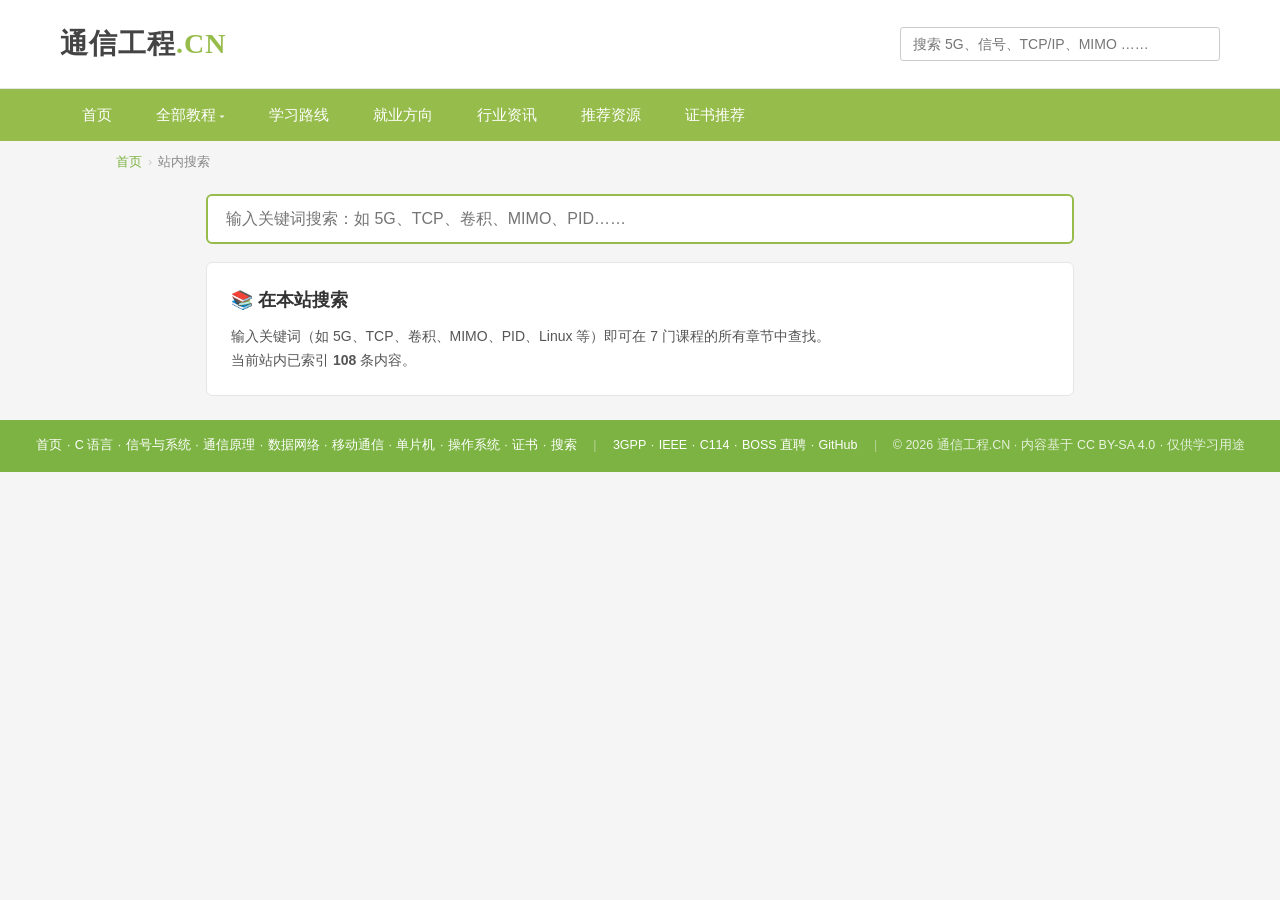
<file: search.html>
<!DOCTYPE html>
<html lang="zh-CN">
<head>
<meta charset="UTF-8">
<meta name="viewport" content="width=device-width, initial-scale=1.0">
<title>站内搜索 - 通信工程.CN</title>
<meta name="description" content="搜索通信工程学习站全部内容：7 门课程 + 雏形相关专业的章节级索引。">
<link rel="stylesheet" href="css/styles.css">
</head>
<body>

<div class="site-header">
  <div class="site-header-inner">
    <a href="index.html" class="brand"><span class="b1">通信工程</span><span class="b2">.CN</span></a>
    <div class="search-box" data-search-host>
      <input type="search" placeholder="搜索 5G、信号、TCP/IP、MIMO ……" aria-label="搜索">
      <div class="search-results" id="header-search-results" hidden></div>
    </div>
  </div>
</div>

<nav class="site-nav">
  <div class="site-nav-inner">
    <a href="index.html">首页</a>
    <div class="nav-dropdown">
      <a class="dropdown-toggle" tabindex="0">全部教程</a>
      <ul class="dropdown-menu">
        <li class="dd-cat">基础课</li>
        <li><a href="c-programming.html">💻 C 语言程序设计</a></li>
        <li><a href="signal-system.html">📊 信号与系统</a></li>
        <li class="dd-cat">专业核心</li>
        <li><a href="comm-principle.html">📡 通信原理</a></li>
        <li><a href="mcu.html">🔧 单片机原理与应用</a></li>
        <li><a href="data-network.html">🌐 数据通信与网络</a></li>
        <li><a href="mobile-comm.html">📶 移动通信</a></li>
        <li class="dd-cat">工具与平台</li>
        <li><a href="os-linux.html">🐧 操作系统与 Linux</a></li>
      </ul>
    </div>
    <a href="index.html#four-year">学习路线</a>
    <a href="index.html#career">就业方向</a>
    <a href="index.html#news">行业资讯</a>
    <a href="index.html#resources">推荐资源</a>
    <a href="certs.html">证书推荐</a>
  </div>
</nav>

<div class="breadcrumb"><a href="index.html">首页</a><span class="bc-sep">›</span><span>站内搜索</span></div>

<div class="search-full-wrap">
  <div class="search-bar-full">
    <input id="search-input" type="search" autocomplete="off" placeholder="输入关键词搜索：如 5G、TCP、卷积、MIMO、PID……">
  </div>
  <div id="search-full-results">
    <div class="search-tip">
      <h3>📚 在本站搜索</h3>
      <p>输入关键词（如 5G、TCP、卷积、MIMO、PID、Linux 等）即可在 7 门课程的所有章节中查找。</p>
      <p>当前站内已索引 <strong>100+</strong> 条内容。</p>
    </div>
  </div>
</div>

<footer class="site-footer">
  <div class="sf-line">
    <a href="index.html">首页</a> · <a href="c-programming.html">C 语言</a> · <a href="signal-system.html">信号与系统</a> · <a href="comm-principle.html">通信原理</a> · <a href="data-network.html">数据网络</a> · <a href="mobile-comm.html">移动通信</a> · <a href="mcu.html">单片机</a> · <a href="os-linux.html">操作系统</a> · <a href="certs.html">证书</a> · <a href="search.html">搜索</a>
    <span class="sf-sep">|</span>
    <a href="https://www.3gpp.org/" target="_blank" rel="noopener noreferrer">3GPP</a> · <a href="https://ieeexplore.ieee.org/" target="_blank" rel="noopener noreferrer">IEEE</a> · <a href="https://www.c114.com.cn/" target="_blank" rel="noopener noreferrer">C114</a> · <a href="https://www.zhipin.com/" target="_blank" rel="noopener noreferrer">BOSS 直聘</a> · <a href="https://github.com/" target="_blank" rel="noopener noreferrer">GitHub</a>
    <span class="sf-sep">|</span>
    <span class="sf-copy">© 2026 通信工程.CN · 内容基于 <a href="https://creativecommons.org/licenses/by-sa/4.0/" target="_blank" rel="noopener noreferrer">CC BY-SA 4.0</a> · 仅供学习用途</span>
  </div>
</footer>

<script src="js/main.js"></script>
<script src="js/search-data.js"></script>
<script src="js/search.js"></script>
</body>
</html>
</file>
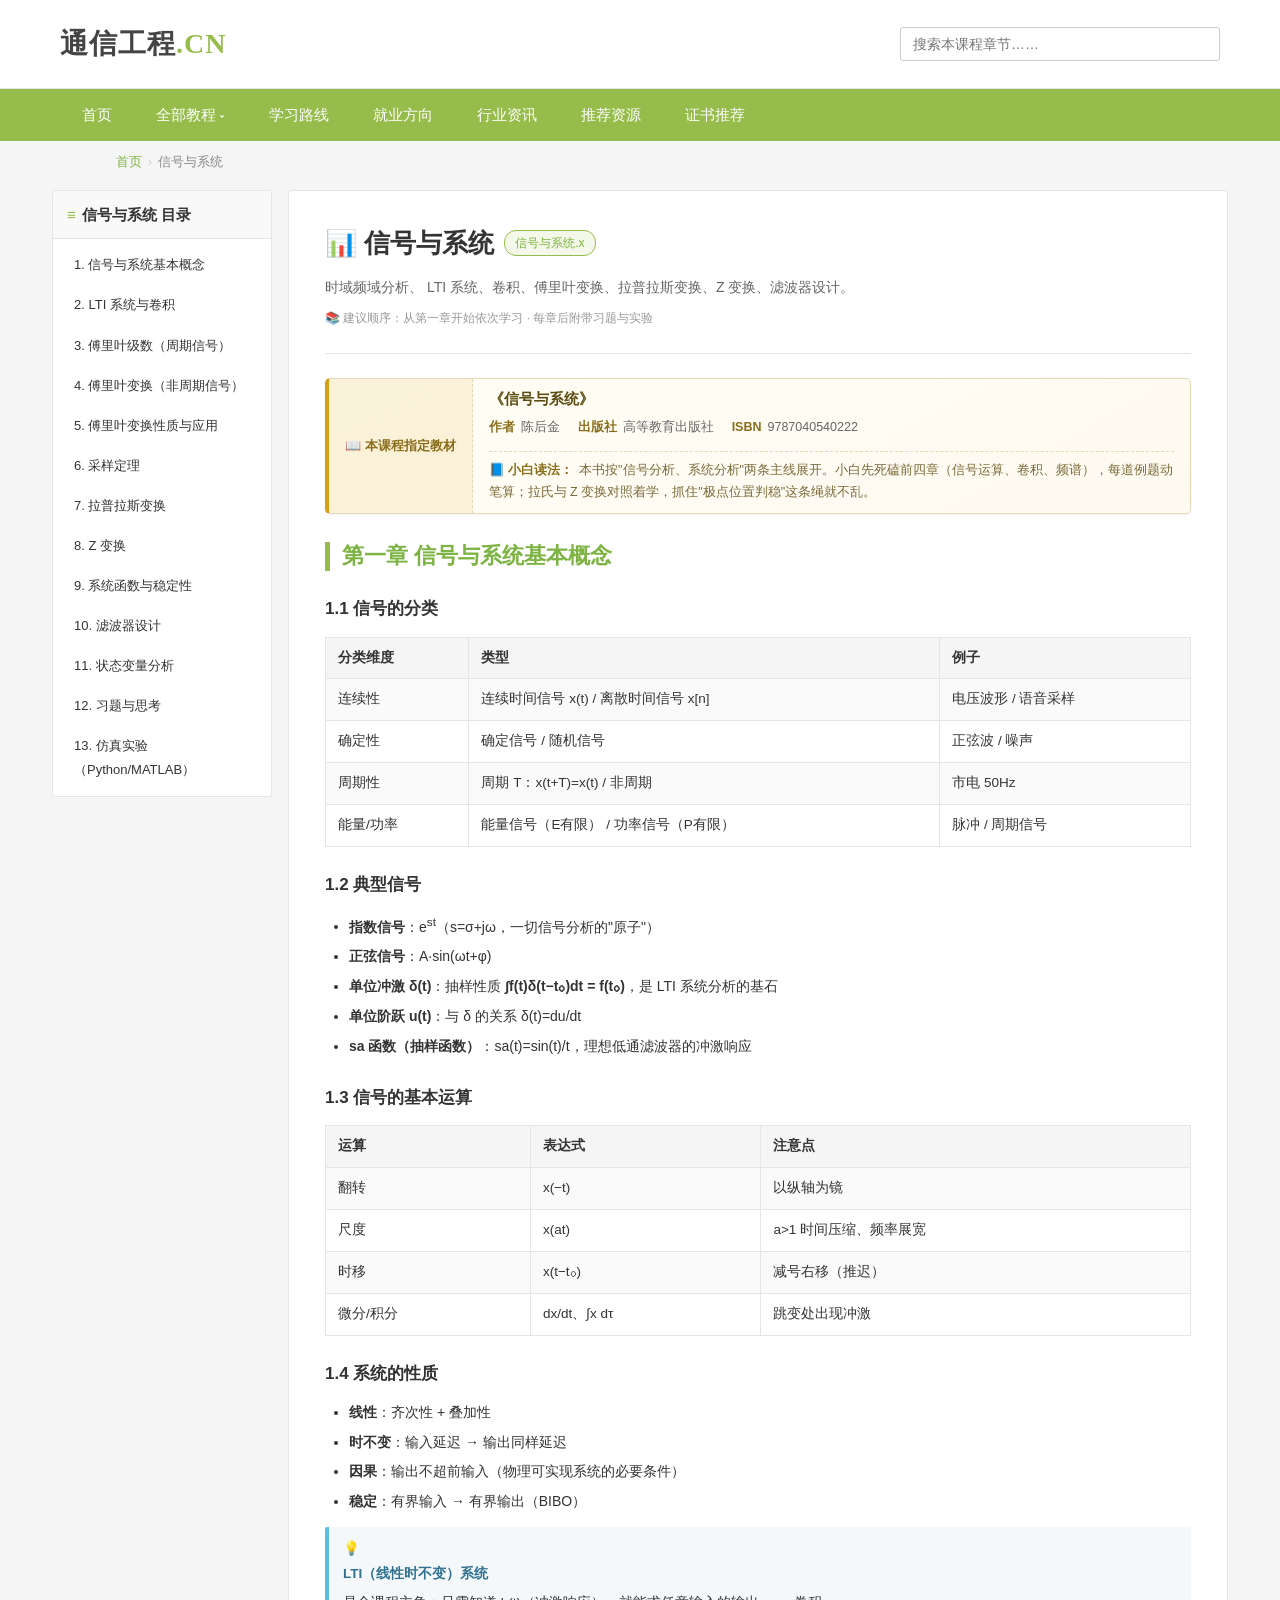
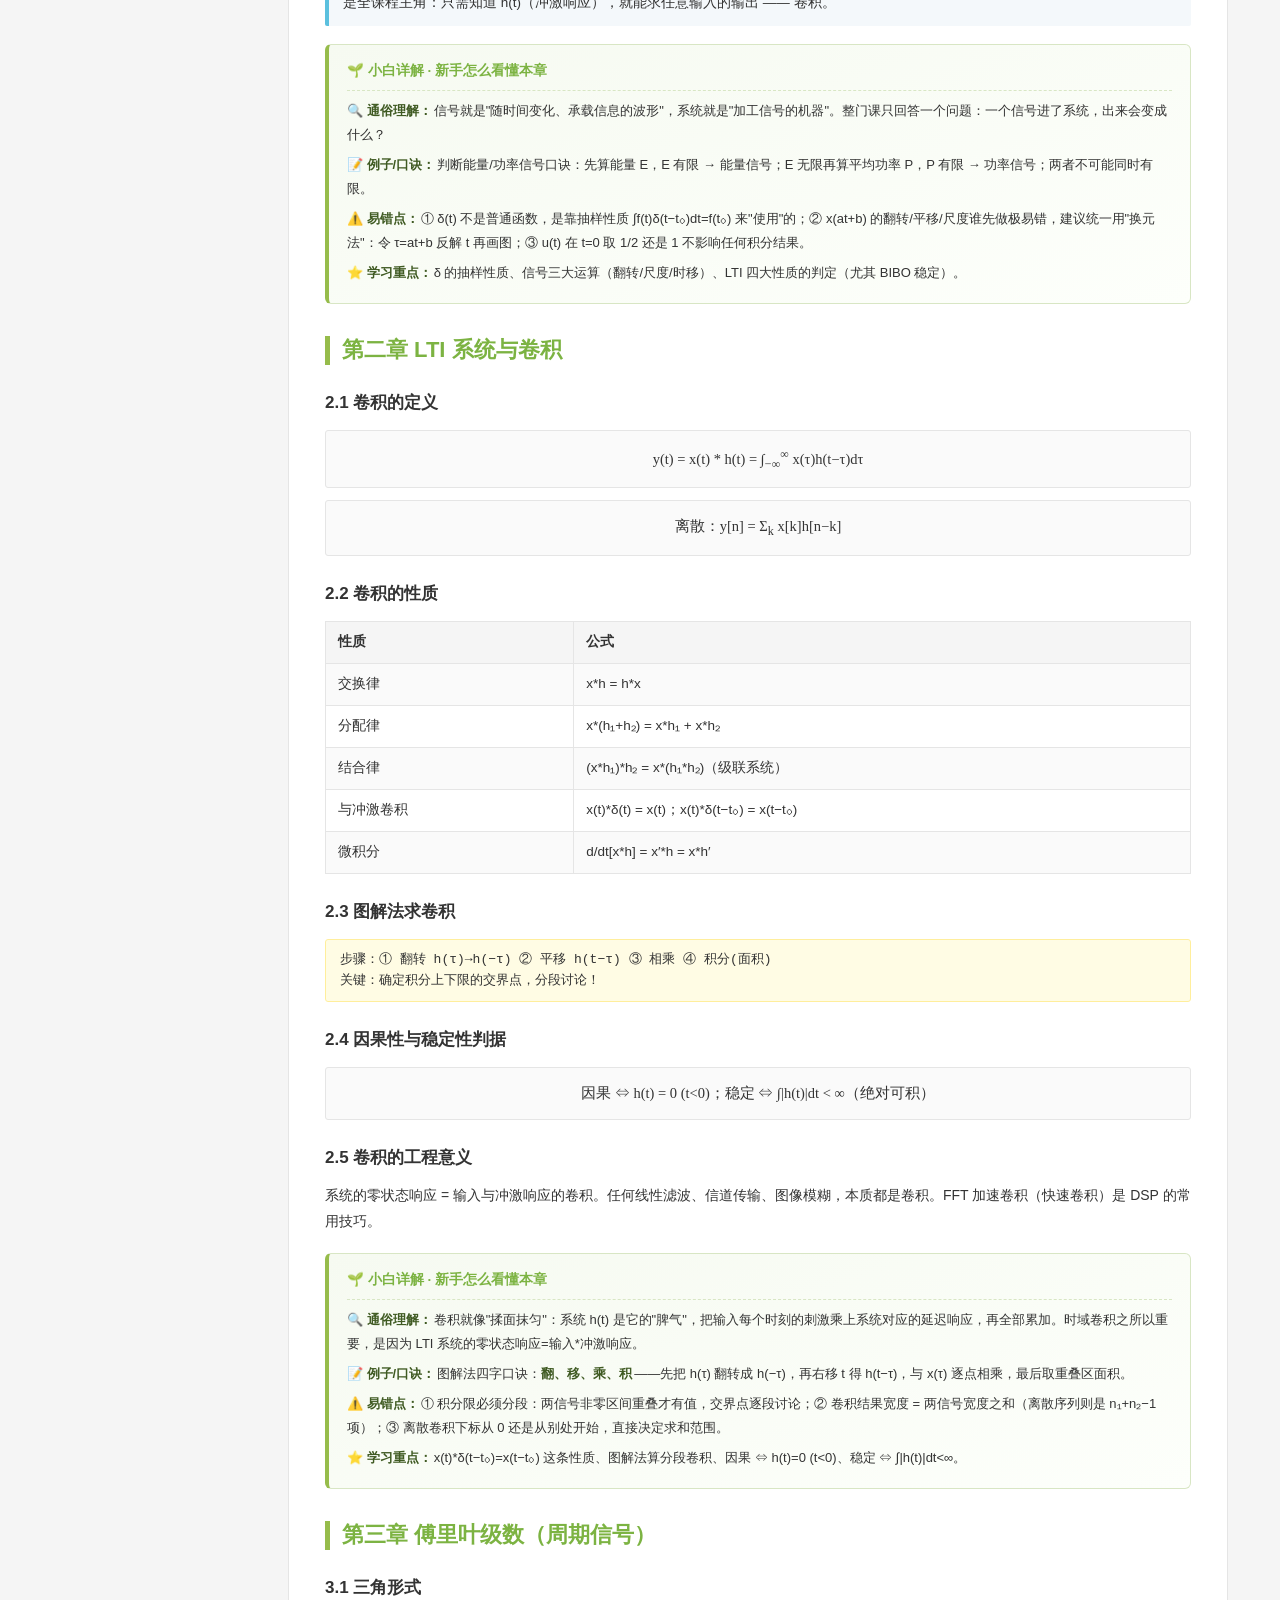
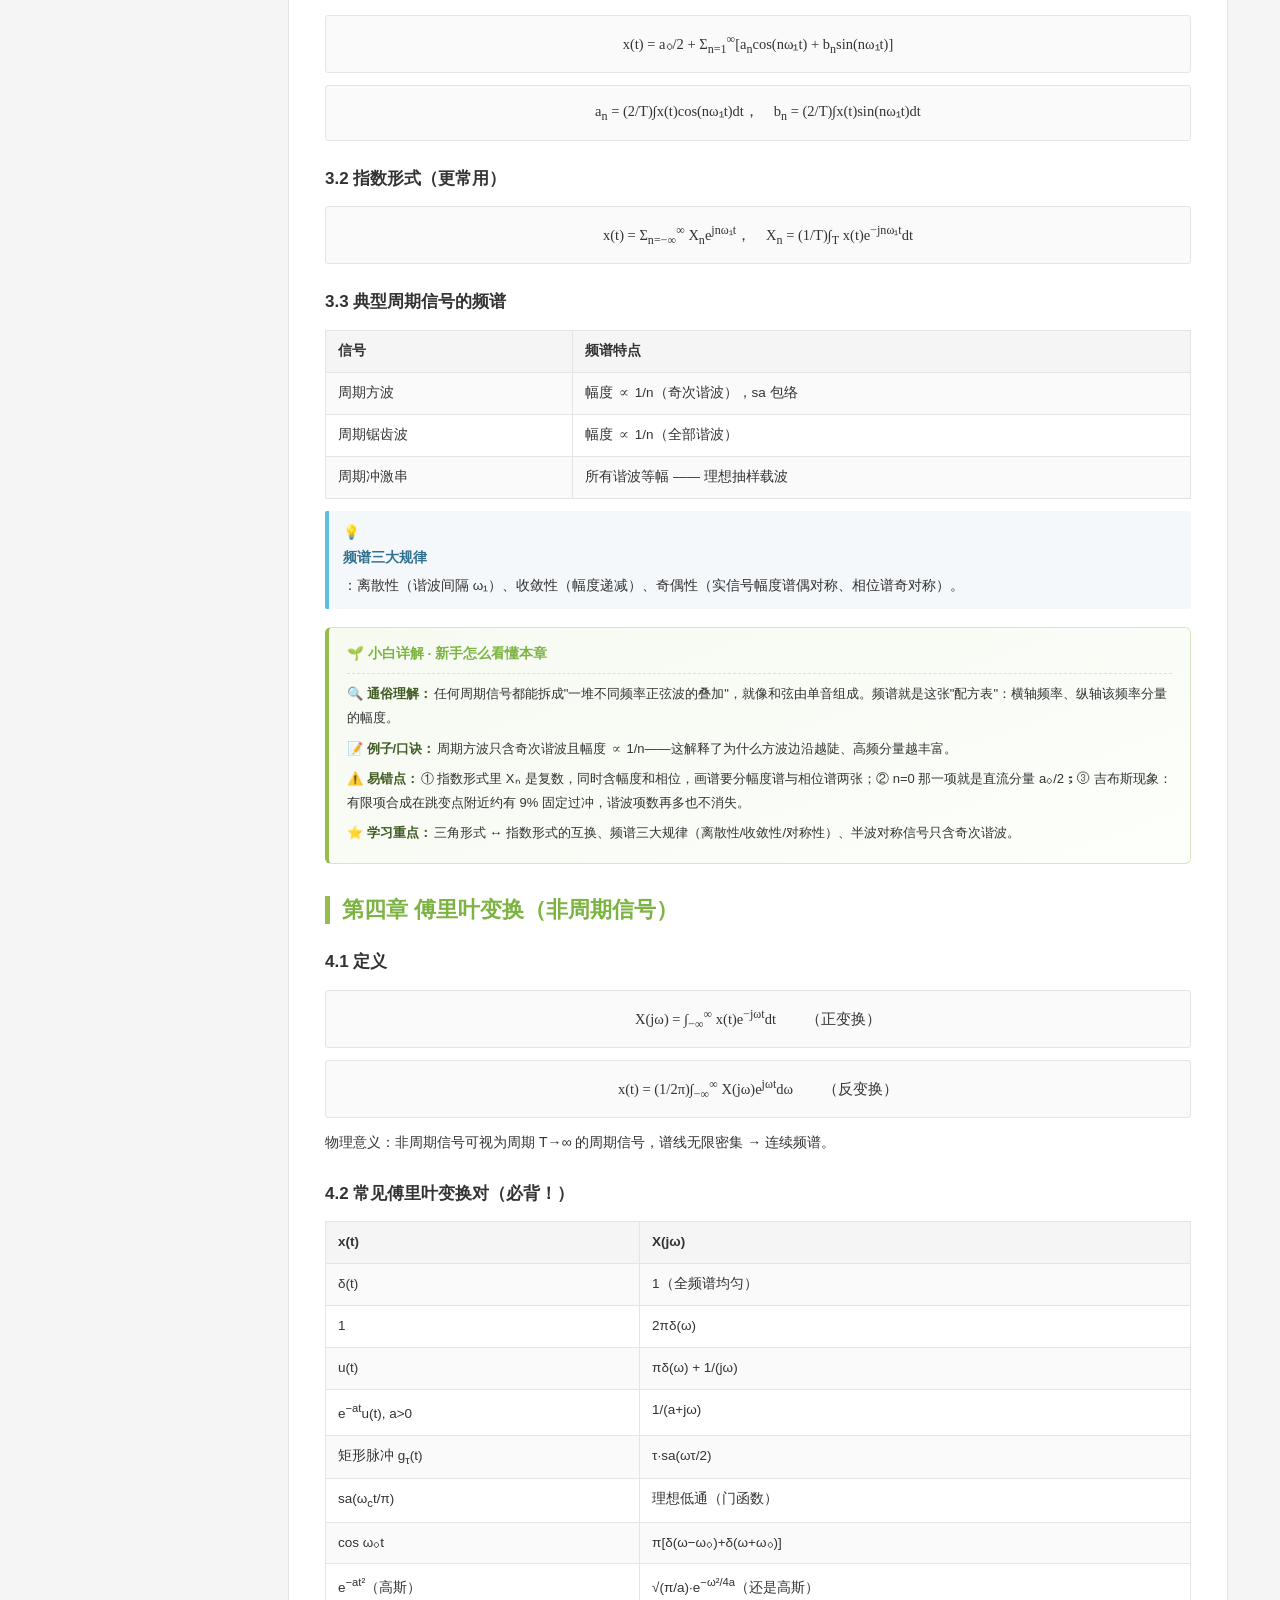
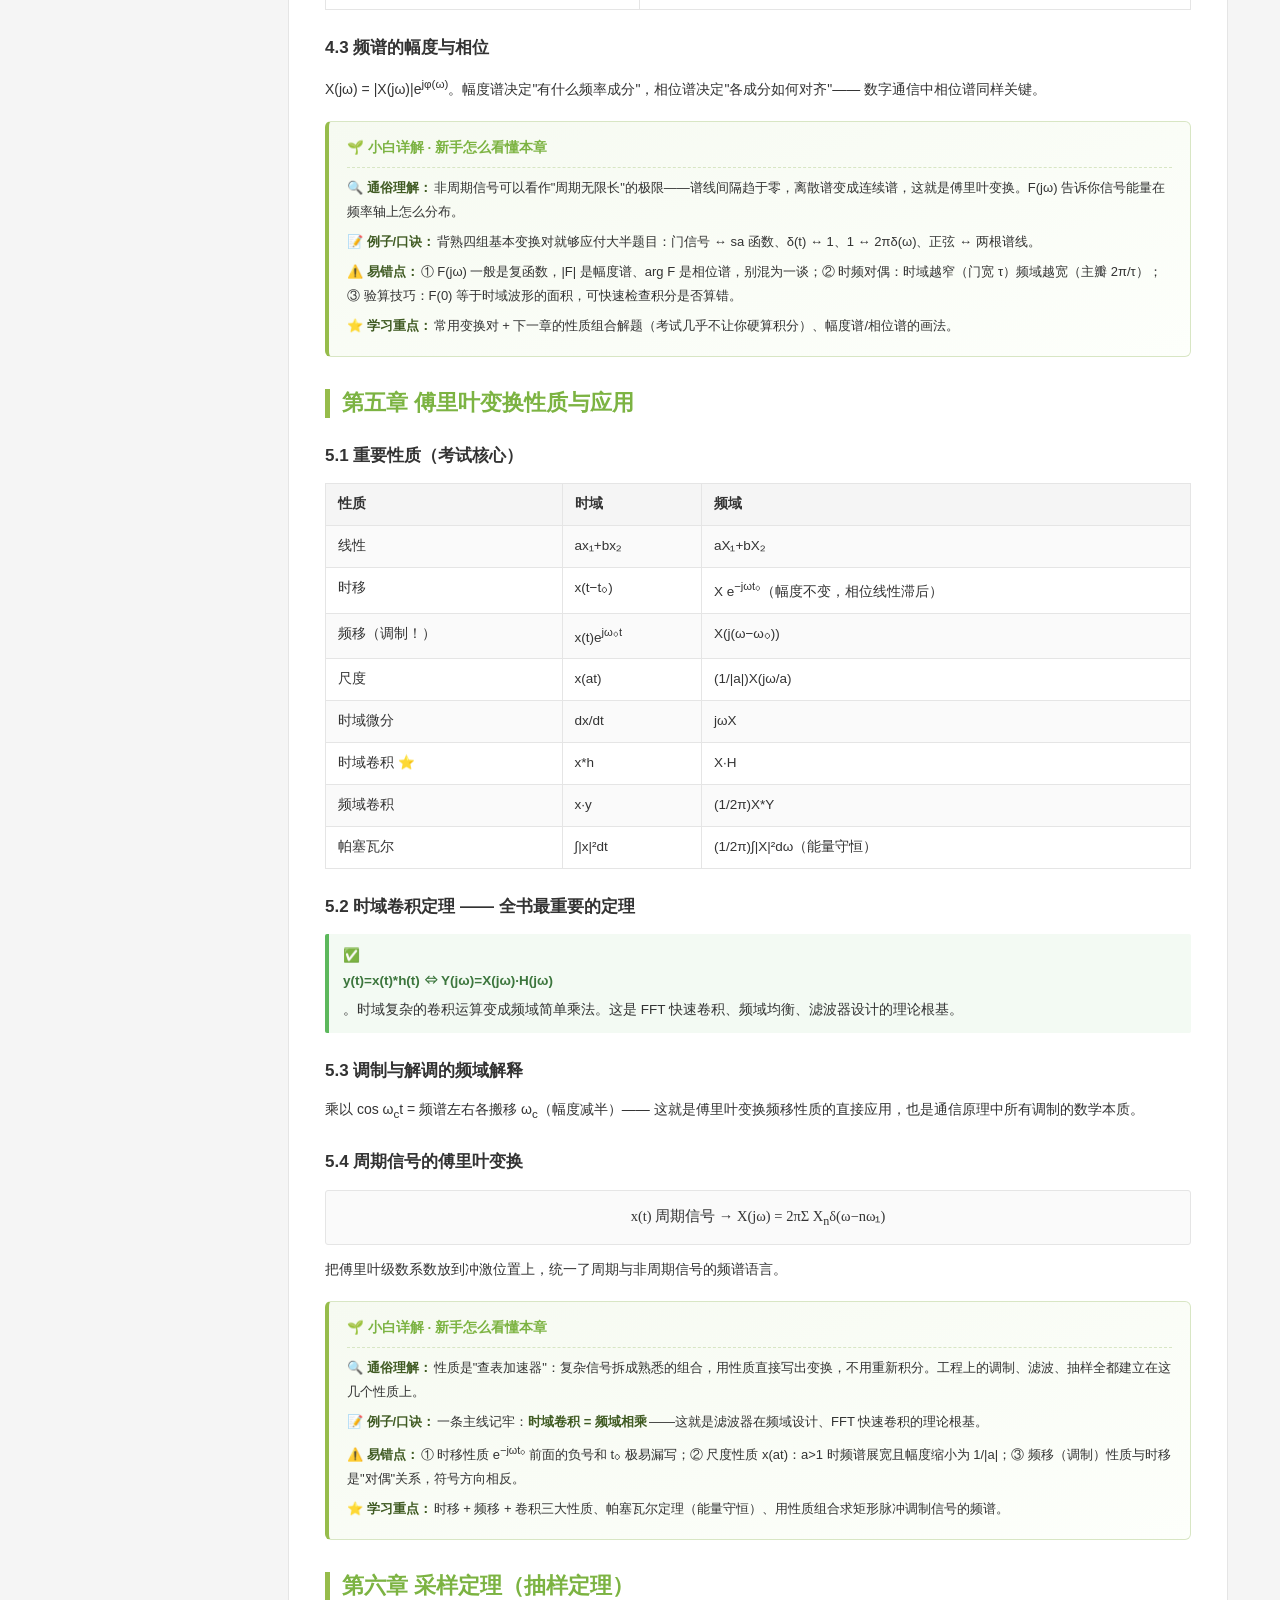
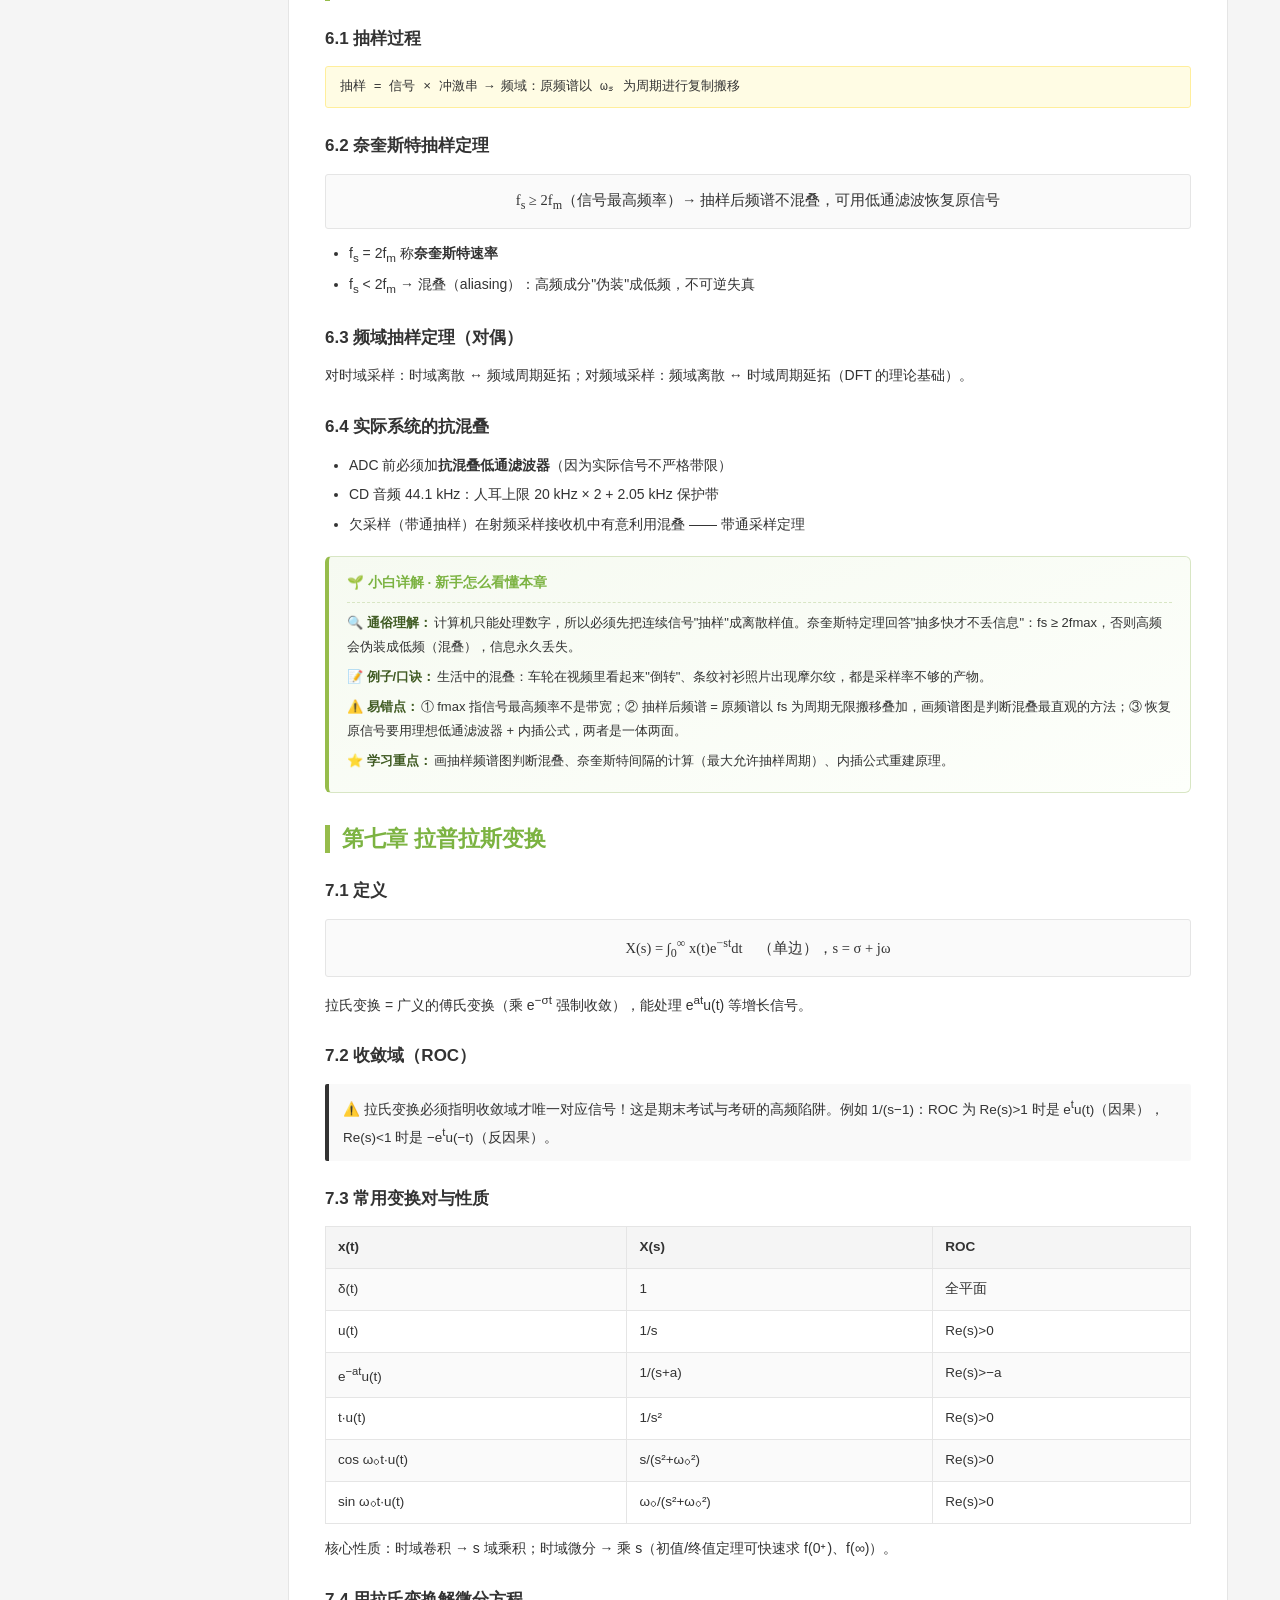
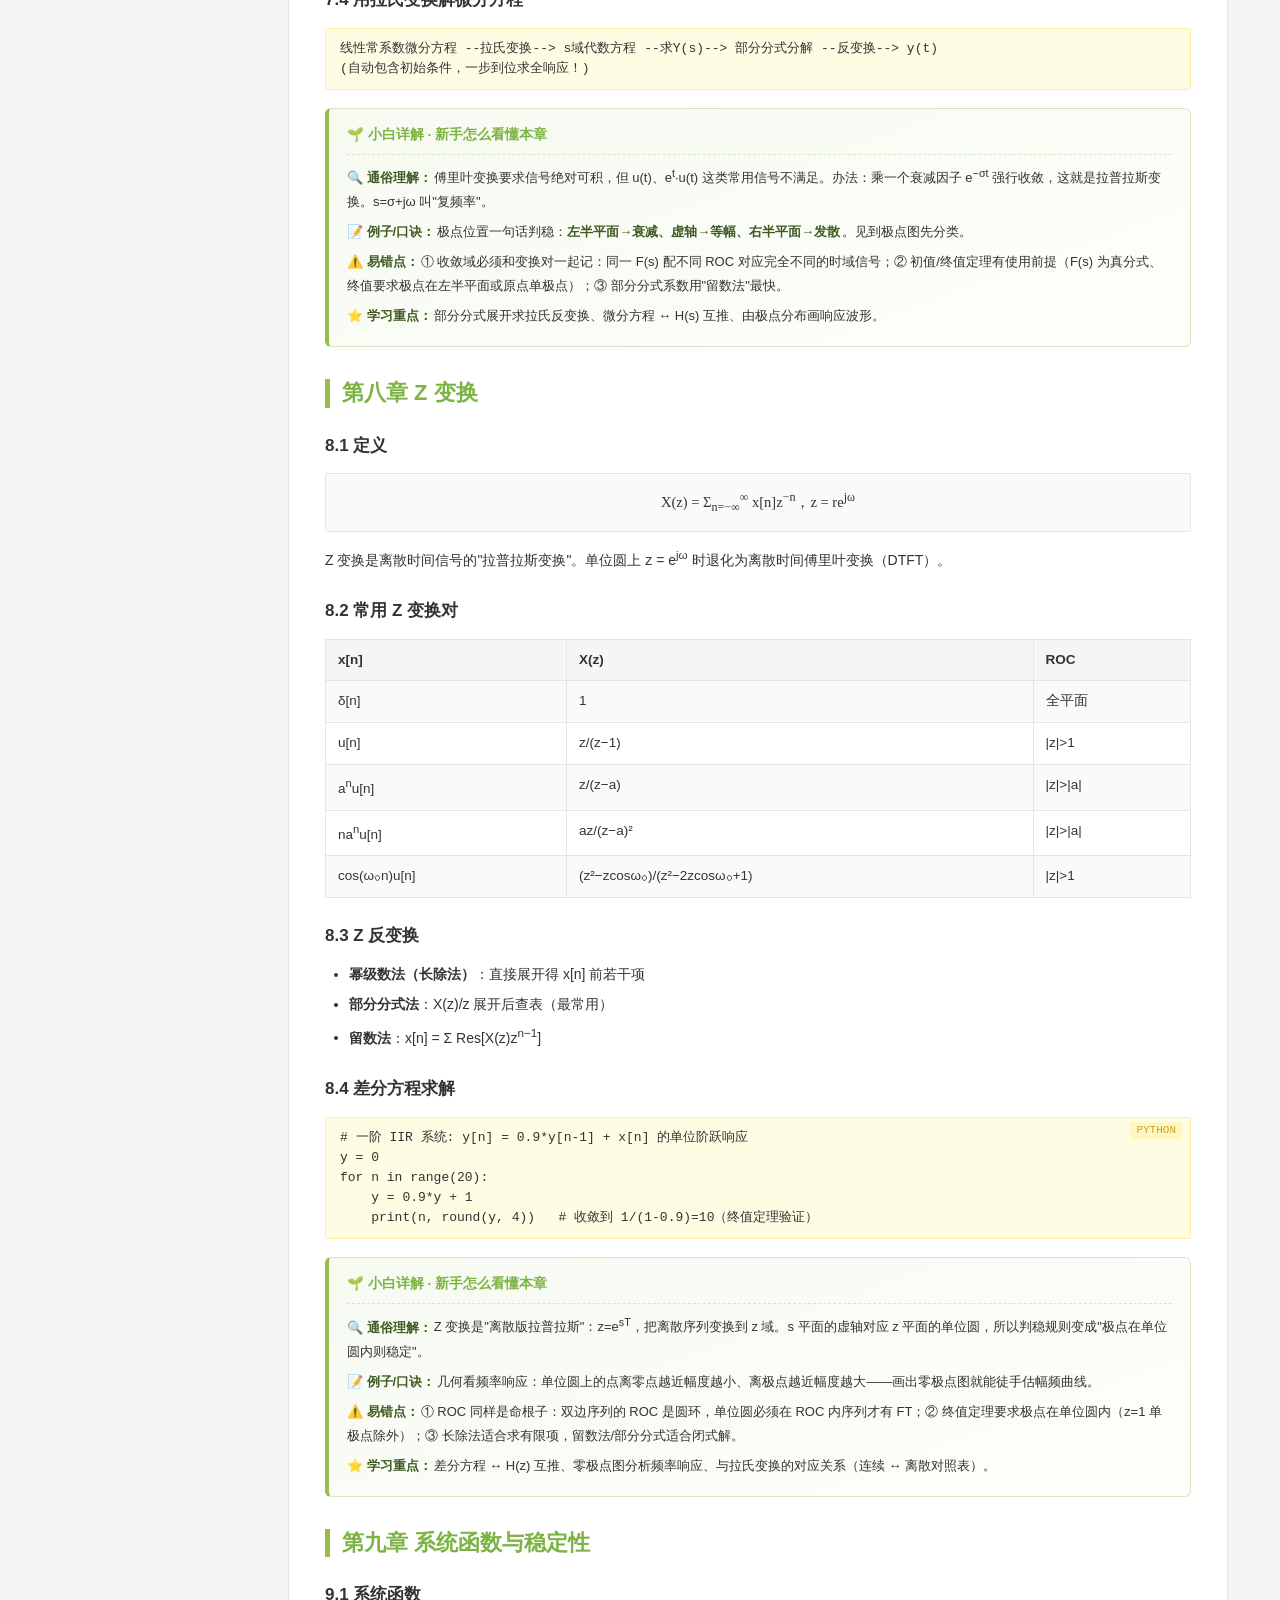
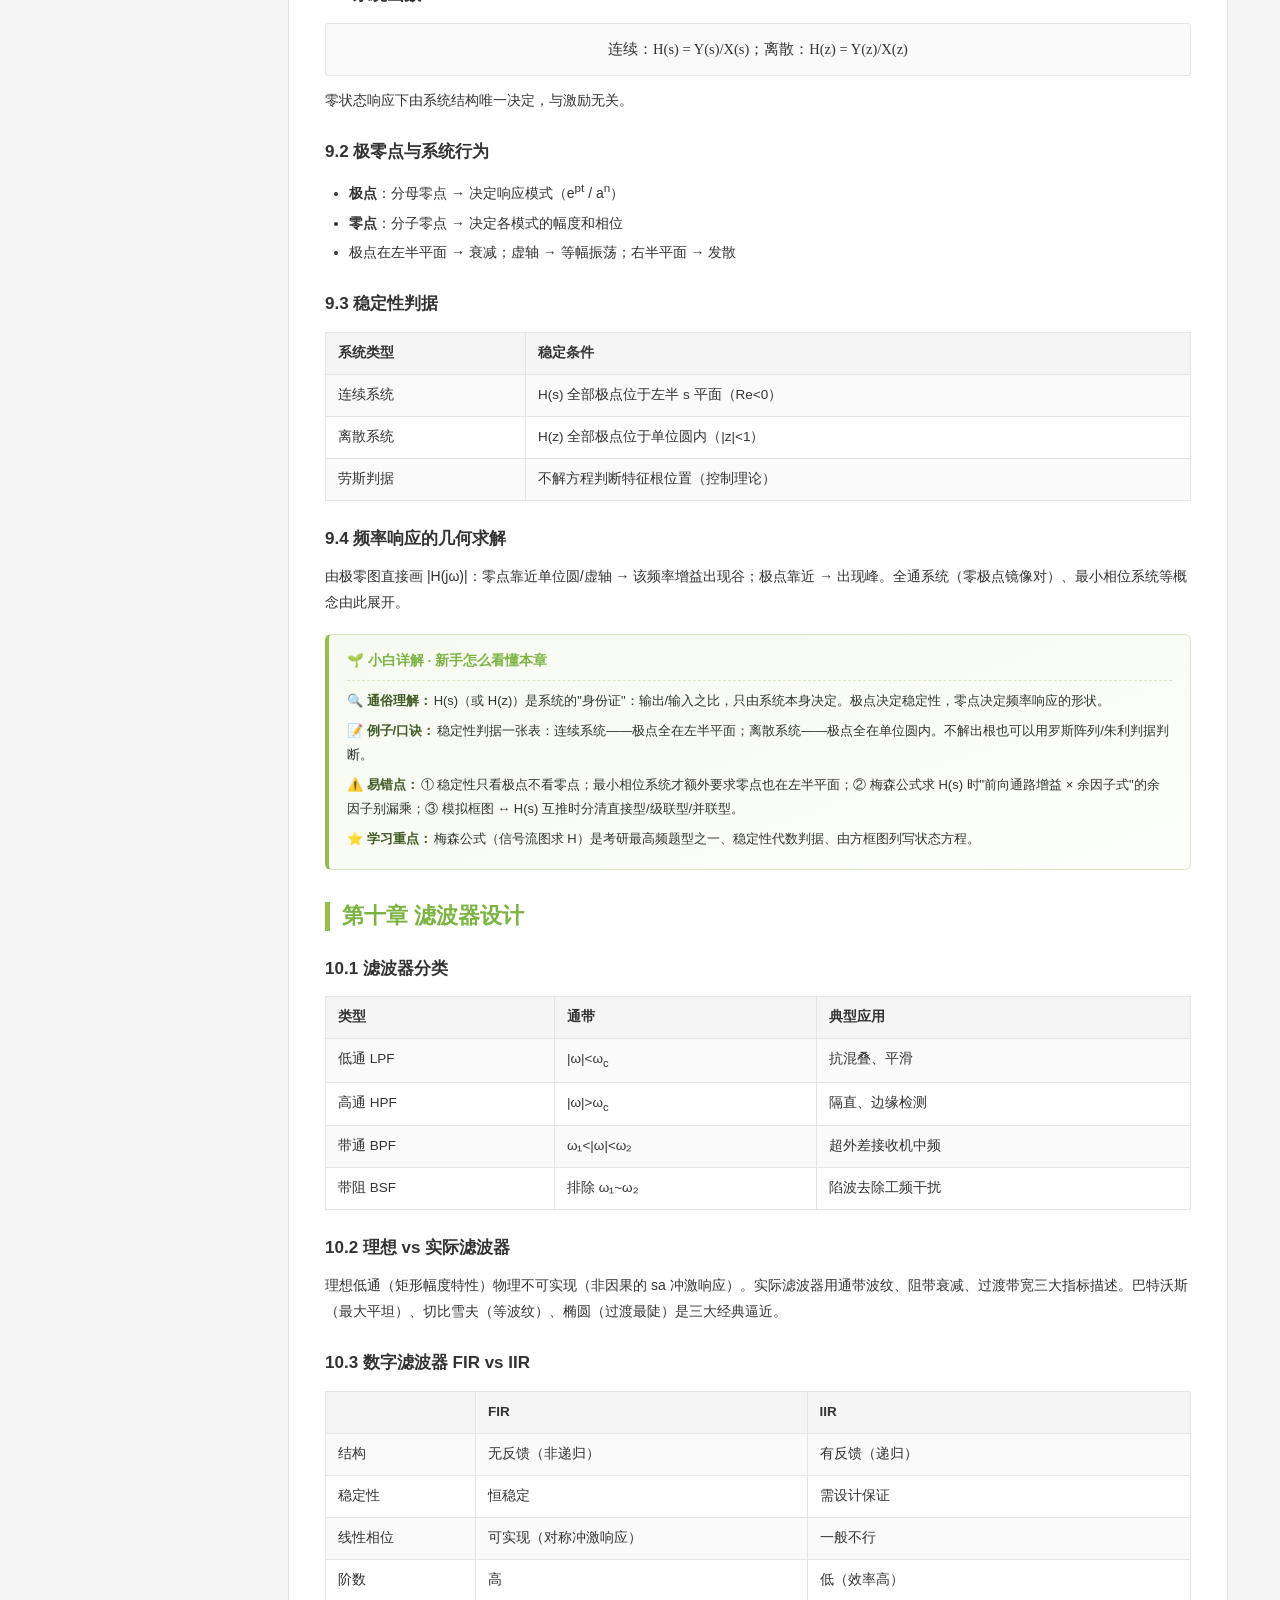
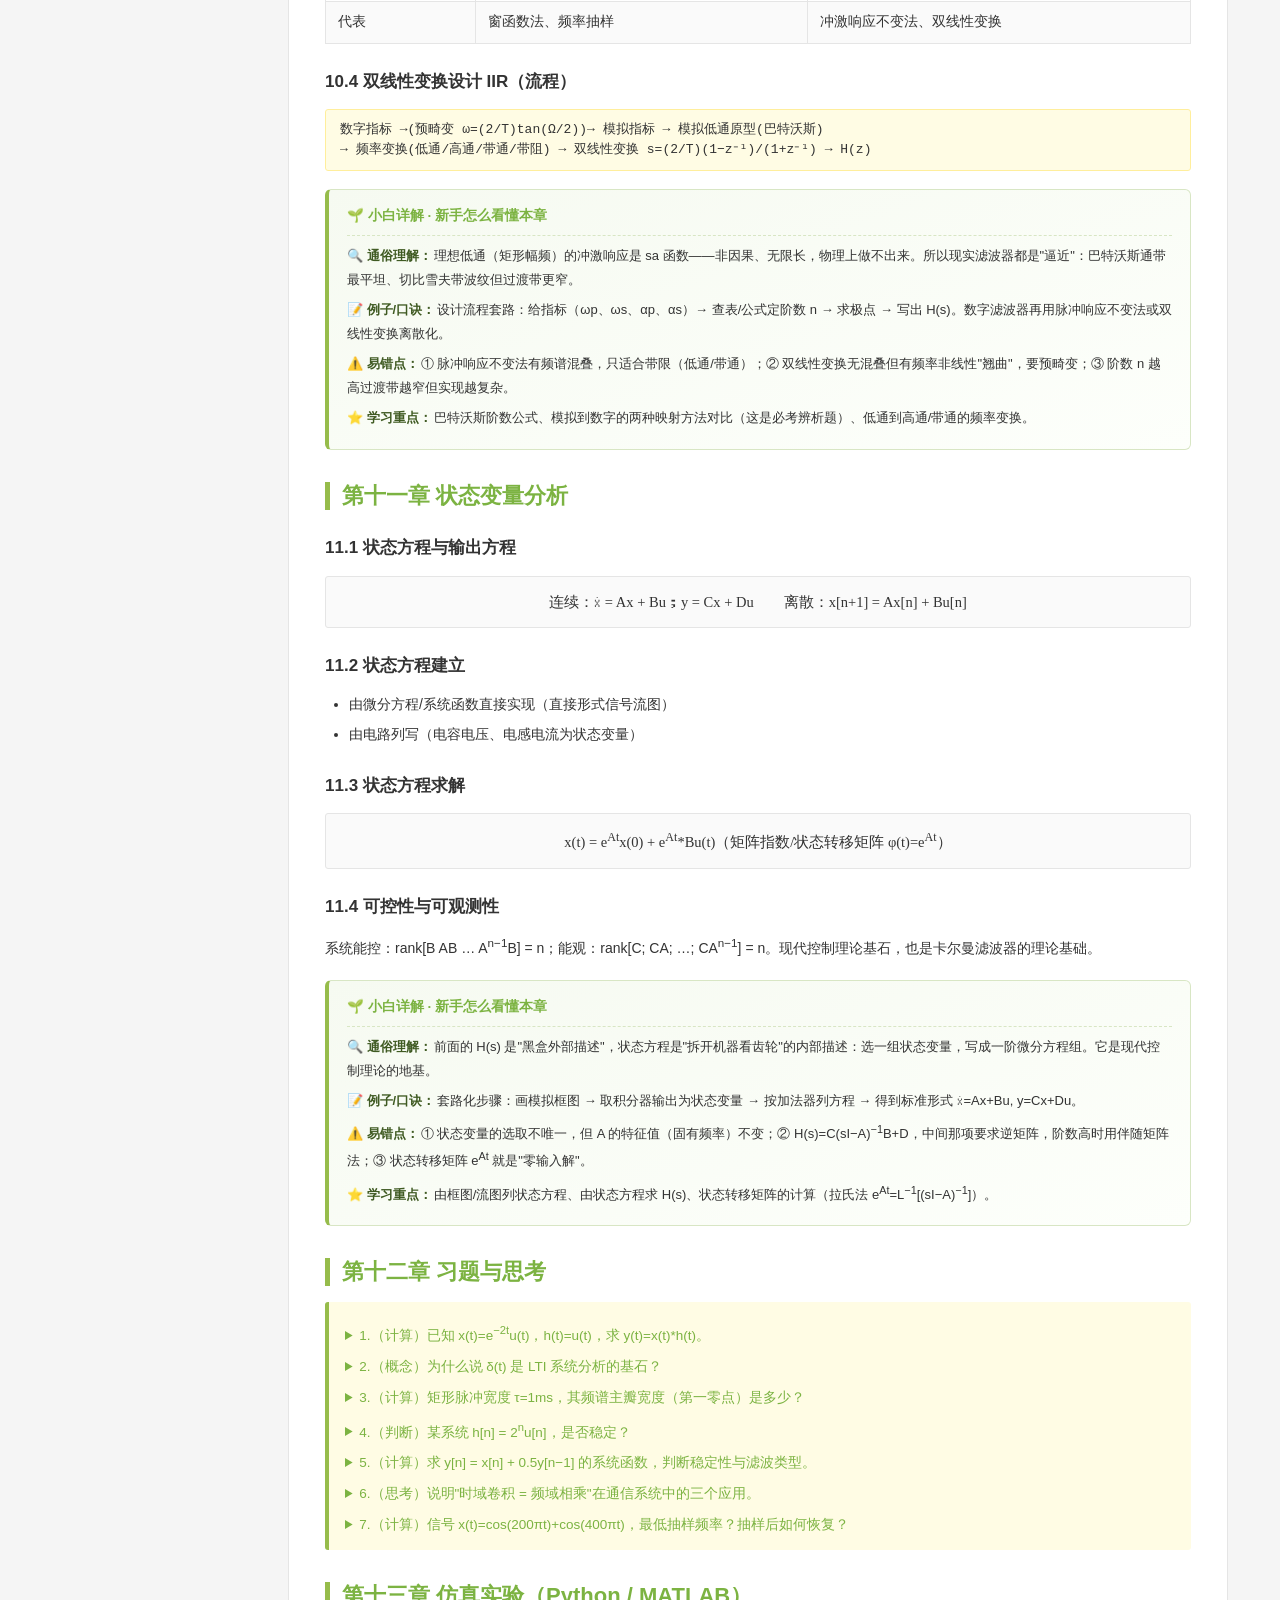
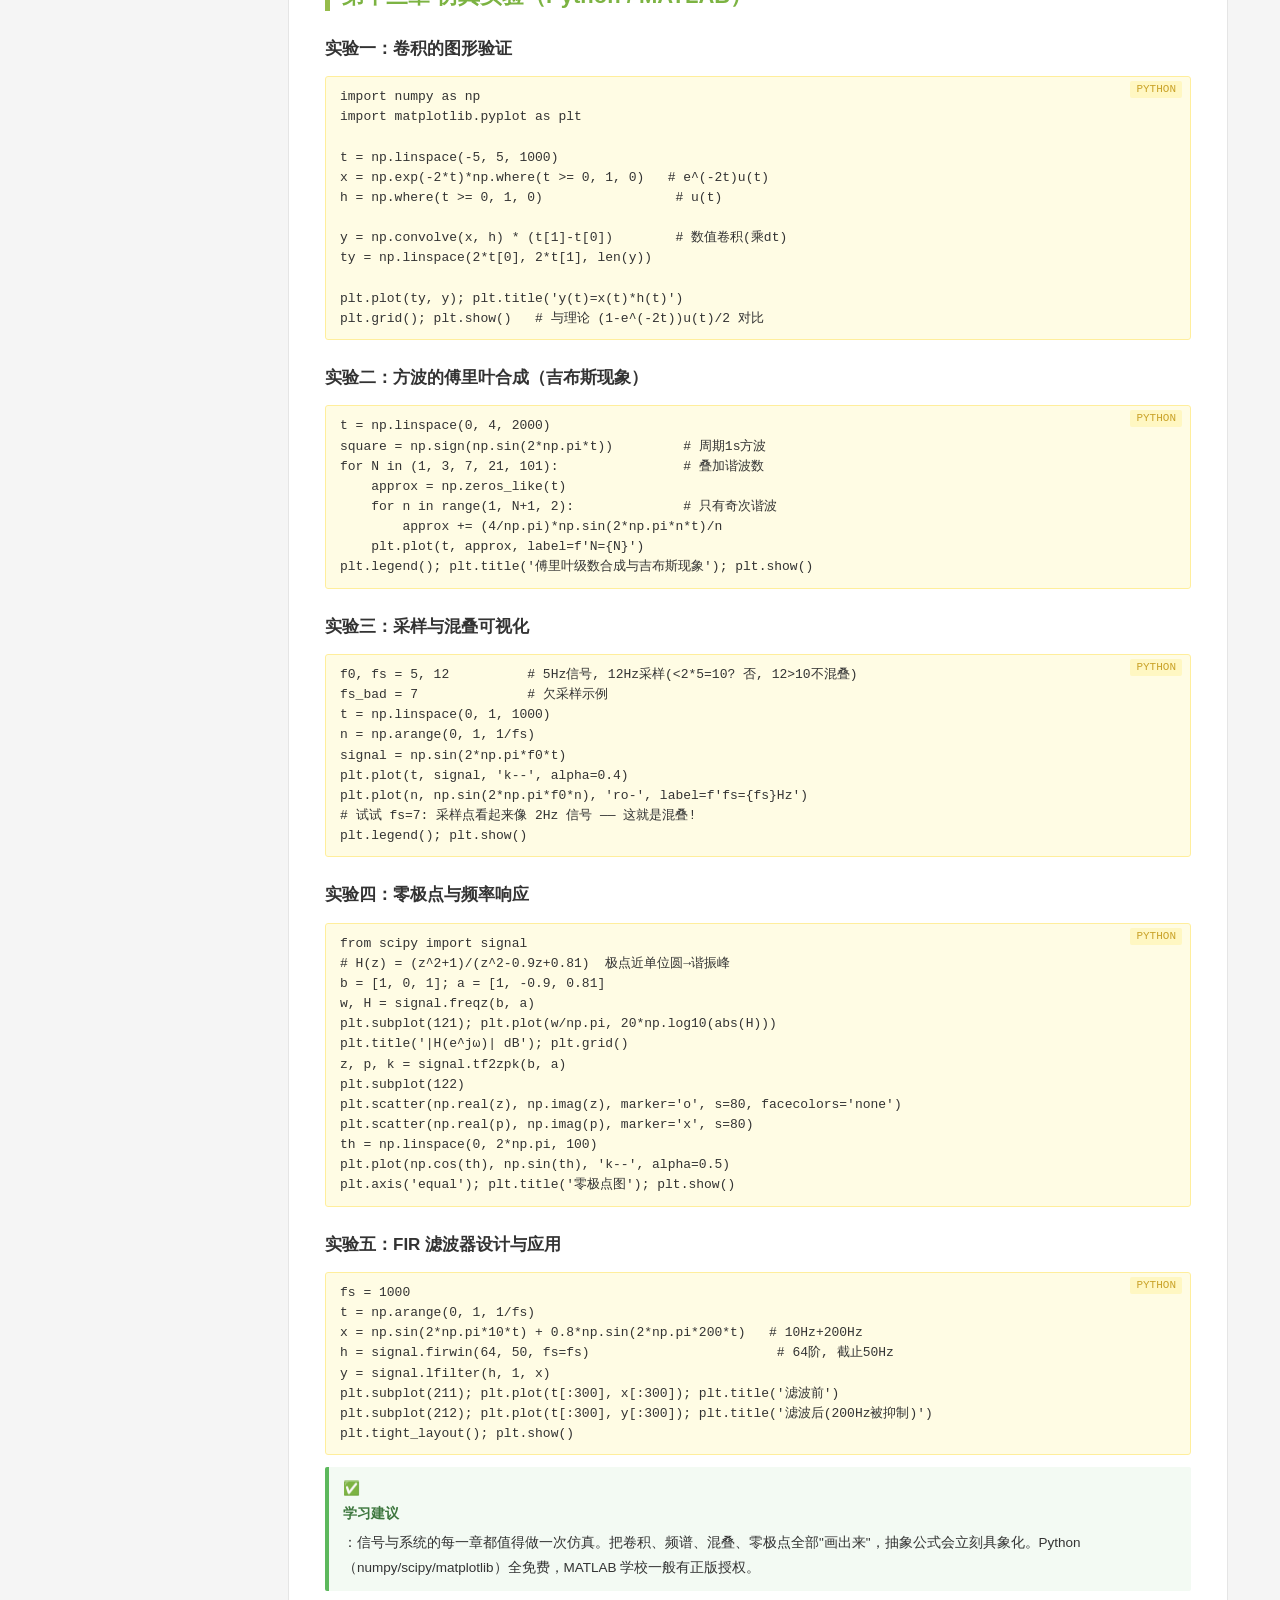
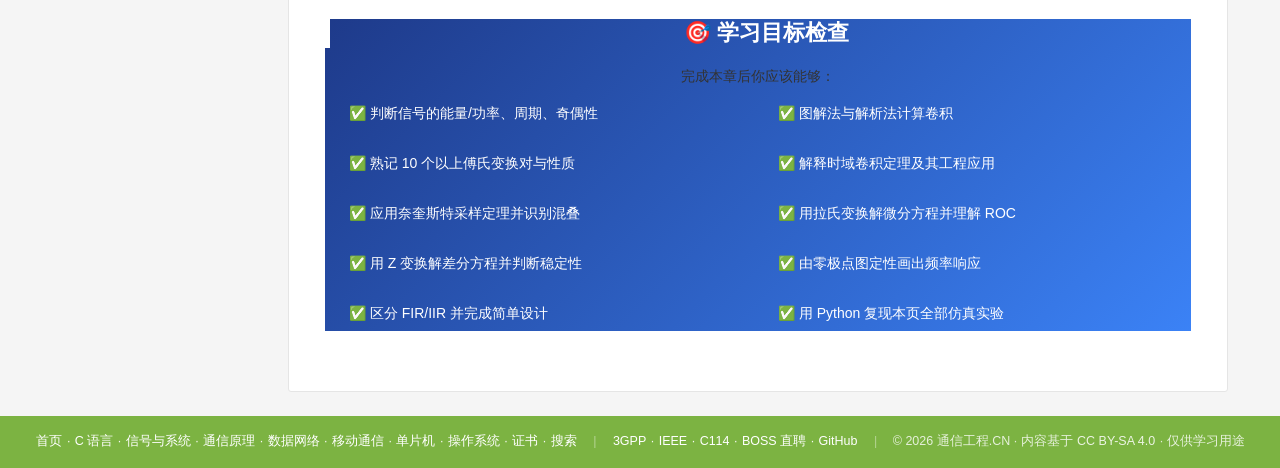
<file: signal-system.html>
<!DOCTYPE html>
<html lang="zh-CN">
<head>
<meta charset="UTF-8">
<meta name="viewport" content="width=device-width, initial-scale=1.0">
<title>信号与系统 - 通信工程学习站</title>
<link rel="stylesheet" href="css/styles.css">
</head>
<body>

<div class="site-header">
  <div class="site-header-inner">
    <a href="index.html" class="brand"><span class="b1">通信工程</span><span class="b2">.CN</span></a>
    <div class="search-box" data-search-host>
      <input type="search" placeholder="搜索本课程章节……" aria-label="搜索">
      <div class="search-results" id="header-search-results" hidden></div>
    </div>
  </div>
</div>

<nav class="site-nav">
  <div class="site-nav-inner">
    <a href="index.html">首页</a>
    <div class="nav-dropdown">
      <a class="dropdown-toggle" tabindex="0">全部教程</a>
      <ul class="dropdown-menu">
        <li class="dd-cat">基础课</li>
        <li><a href="c-programming.html">💻 C 语言程序设计</a></li>
        <li><a href="signal-system.html">📊 信号与系统</a></li>
        <li class="dd-cat">专业核心</li>
        <li><a href="comm-principle.html">📡 通信原理</a></li>
        <li><a href="mcu.html">🔧 单片机原理与应用</a></li>
        <li><a href="data-network.html">🌐 数据通信与网络</a></li>
        <li><a href="mobile-comm.html">📶 移动通信</a></li>
        <li class="dd-cat">工具与平台</li>
        <li><a href="os-linux.html">🐧 操作系统与 Linux</a></li>
      </ul>
    </div>
    <a href="index.html#four-year">学习路线</a>
    <a href="index.html#career">就业方向</a>
    <a href="index.html#news">行业资讯</a>
    <a href="index.html#resources">推荐资源</a>
    <a href="certs.html">证书推荐</a>
  </div>
</nav>

<div class="breadcrumb"><a href="index.html">首页</a><span class="bc-sep">›</span><span>信号与系统</span></div>


<div class="layout-2col">
<aside class="sidebar"><div class="sidebar-title"><span class="icon">≡</span> 信号与系统 目录</div>
  
  <ul>
    <li><a href="#ch1">1. 信号与系统基本概念</a></li>
    <li><a href="#ch2">2. LTI 系统与卷积</a></li>
    <li><a href="#ch3">3. 傅里叶级数（周期信号）</a></li>
    <li><a href="#ch4">4. 傅里叶变换（非周期信号）</a></li>
    <li><a href="#ch5">5. 傅里叶变换性质与应用</a></li>
    <li><a href="#ch6">6. 采样定理</a></li>
    <li><a href="#ch7">7. 拉普拉斯变换</a></li>
    <li><a href="#ch8">8. Z 变换</a></li>
    <li><a href="#ch9">9. 系统函数与稳定性</a></li>
    <li><a href="#ch10">10. 滤波器设计</a></li>
    <li><a href="#ch11">11. 状态变量分析</a></li>
    <li><a href="#ch12">12. 习题与思考</a></li>
    <li><a href="#ch13">13. 仿真实验（Python/MATLAB）</a></li>
  </ul>
</aside>

<main class="main">

    <div class="course-intro">
      <div class="title-row">
        <h1>📊 信号与系统</h1>
        <span class="version-tag">信号与系统.x</span>
      </div>
      <p>时域频域分析、 LTI 系统、卷积、傅里叶变换、拉普拉斯变换、Z 变换、滤波器设计。</p>
      <p style="font-size:12px;color:var(--text-muted);">📚 建议顺序：从第一章开始依次学习 · 每章后附带习题与实验</p>
    </div>
    <div class="tb-card">
      <div class="tb-head">📖 本课程指定教材</div>
      <div class="tb-body">
        <div class="tb-title">《信号与系统》</div>
        <div class="tb-meta">
          <span><strong>作者</strong>陈后金</span>
          <span><strong>出版社</strong>高等教育出版社</span>
          <span><strong>ISBN</strong>9787040540222</span>
        
        <div class="tb-guide">📘 <strong>小白读法：</strong>本书按"信号分析、系统分析"两条主线展开。小白先死磕前四章（信号运算、卷积、频谱），每道例题动笔算；拉氏与 Z 变换对照着学，抓住"极点位置判稳"这条绳就不乱。</div></div>
      </div>
    </div>


<!-- ============================ 第一章 ============================ -->
<section class="section" id="ch1">
<h2>第一章 信号与系统基本概念</h2>

<h3>1.1 信号的分类</h3>
<table>
  <tr><th>分类维度</th><th>类型</th><th>例子</th></tr>
  <tr><td>连续性</td><td>连续时间信号 x(t) / 离散时间信号 x[n]</td><td>电压波形 / 语音采样</td></tr>
  <tr><td>确定性</td><td>确定信号 / 随机信号</td><td>正弦波 / 噪声</td></tr>
  <tr><td>周期性</td><td>周期 T：x(t+T)=x(t) / 非周期</td><td>市电 50Hz</td></tr>
  <tr><td>能量/功率</td><td>能量信号（E有限） / 功率信号（P有限）</td><td>脉冲 / 周期信号</td></tr>
</table>

<h3>1.2 典型信号</h3>
<ul>
  <li><strong>指数信号</strong>：e<sup>st</sup>（s=σ+jω，一切信号分析的"原子"）</li>
  <li><strong>正弦信号</strong>：A·sin(ωt+φ)</li>
  <li><strong>单位冲激 δ(t)</strong>：抽样性质 <strong>∫f(t)δ(t−t₀)dt = f(t₀)</strong>，是 LTI 系统分析的基石</li>
  <li><strong>单位阶跃 u(t)</strong>：与 δ 的关系 δ(t)=du/dt</li>
  <li><strong>sa 函数（抽样函数）</strong>：sa(t)=sin(t)/t，理想低通滤波器的冲激响应</li>
</ul>

<h3>1.3 信号的基本运算</h3>
<table>
  <tr><th>运算</th><th>表达式</th><th>注意点</th></tr>
  <tr><td>翻转</td><td>x(−t)</td><td>以纵轴为镜</td></tr>
  <tr><td>尺度</td><td>x(at)</td><td>a&gt;1 时间压缩、频率展宽</td></tr>
  <tr><td>时移</td><td>x(t−t₀)</td><td>减号右移（推迟）</td></tr>
  <tr><td>微分/积分</td><td>dx/dt、∫x dτ</td><td>跳变处出现冲激</td></tr>
</table>

<h3>1.4 系统的性质</h3>
<ul>
  <li><strong>线性</strong>：齐次性 + 叠加性</li>
  <li><strong>时不变</strong>：输入延迟 → 输出同样延迟</li>
  <li><strong>因果</strong>：输出不超前输入（物理可实现系统的必要条件）</li>
  <li><strong>稳定</strong>：有界输入 → 有界输出（BIBO）</li>
</ul>
<div class="alert alert-info">💡 <strong>LTI（线性时不变）系统</strong>是全课程主角：只需知道 h(t)（冲激响应），就能求任意输入的输出 —— 卷积。</div>
<div class="beginner-block">
  <div class="bb-title">🌱 小白详解 · 新手怎么看懂本章</div>
  <p><strong>🔍 通俗理解：</strong>信号就是"随时间变化、承载信息的波形"，系统就是"加工信号的机器"。整门课只回答一个问题：一个信号进了系统，出来会变成什么？</p>
  <p><strong>📝 例子/口诀：</strong>判断能量/功率信号口诀：先算能量 E，E 有限 → 能量信号；E 无限再算平均功率 P，P 有限 → 功率信号；两者不可能同时有限。</p>
  <p><strong>⚠️ 易错点：</strong>① δ(t) 不是普通函数，是靠抽样性质 ∫f(t)δ(t−t₀)dt=f(t₀) 来"使用"的；② x(at+b) 的翻转/平移/尺度谁先做极易错，建议统一用"换元法"：令 τ=at+b 反解 t 再画图；③ u(t) 在 t=0 取 1/2 还是 1 不影响任何积分结果。</p>
  <p><strong>⭐ 学习重点：</strong>δ 的抽样性质、信号三大运算（翻转/尺度/时移）、LTI 四大性质的判定（尤其 BIBO 稳定）。</p>
</div>
</section>

<!-- ============================ 第二章 ============================ -->
<section class="section" id="ch2">
<h2>第二章 LTI 系统与卷积</h2>

<h3>2.1 卷积的定义</h3>
<div class="formula">y(t) = x(t) * h(t) = ∫<sub>−∞</sub><sup>∞</sup> x(τ)h(t−τ)dτ</div>
<div class="formula">离散：y[n] = Σ<sub>k</sub> x[k]h[n−k]</div>

<h3>2.2 卷积的性质</h3>
<table>
  <tr><th>性质</th><th>公式</th></tr>
  <tr><td>交换律</td><td>x*h = h*x</td></tr>
  <tr><td>分配律</td><td>x*(h₁+h₂) = x*h₁ + x*h₂</td></tr>
  <tr><td>结合律</td><td>(x*h₁)*h₂ = x*(h₁*h₂)（级联系统）</td></tr>
  <tr><td>与冲激卷积</td><td>x(t)*δ(t) = x(t)；x(t)*δ(t−t₀) = x(t−t₀)</td></tr>
  <tr><td>微积分</td><td>d/dt[x*h] = x′*h = x*h′</td></tr>
</table>

<h3>2.3 图解法求卷积</h3>
<div class="code-block"><pre>步骤：① 翻转 h(τ)→h(−τ) ② 平移 h(t−τ) ③ 相乘 ④ 积分(面积)
关键：确定积分上下限的交界点，分段讨论！</pre></div>

<h3>2.4 因果性与稳定性判据</h3>
<div class="formula">因果 ⇔ h(t) = 0 (t&lt;0)；稳定 ⇔ ∫|h(t)|dt &lt; ∞（绝对可积）</div>

<h3>2.5 卷积的工程意义</h3>
<p>系统的零状态响应 = 输入与冲激响应的卷积。任何线性滤波、信道传输、图像模糊，本质都是卷积。FFT 加速卷积（快速卷积）是 DSP 的常用技巧。</p>
<div class="beginner-block">
  <div class="bb-title">🌱 小白详解 · 新手怎么看懂本章</div>
  <p><strong>🔍 通俗理解：</strong>卷积就像"揉面抹匀"：系统 h(t) 是它的"脾气"，把输入每个时刻的刺激乘上系统对应的延迟响应，再全部累加。时域卷积之所以重要，是因为 LTI 系统的零状态响应=输入*冲激响应。</p>
  <p><strong>📝 例子/口诀：</strong>图解法四字口诀：<strong>翻、移、乘、积</strong>——先把 h(τ) 翻转成 h(−τ)，再右移 t 得 h(t−τ)，与 x(τ) 逐点相乘，最后取重叠区面积。</p>
  <p><strong>⚠️ 易错点：</strong>① 积分限必须分段：两信号非零区间重叠才有值，交界点逐段讨论；② 卷积结果宽度 = 两信号宽度之和（离散序列则是 n₁+n₂−1 项）；③ 离散卷积下标从 0 还是从别处开始，直接决定求和范围。</p>
  <p><strong>⭐ 学习重点：</strong>x(t)*δ(t−t₀)=x(t−t₀) 这条性质、图解法算分段卷积、因果 ⇔ h(t)=0 (t&lt;0)、稳定 ⇔ ∫|h(t)|dt&lt;∞。</p>
</div>
</section>

<!-- ============================ 第三章 ============================ -->
<section class="section" id="ch3">
<h2>第三章 傅里叶级数（周期信号）</h2>

<h3>3.1 三角形式</h3>
<div class="formula">x(t) = a₀/2 + Σ<sub>n=1</sub><sup>∞</sup>[a<sub>n</sub>cos(nω₁t) + b<sub>n</sub>sin(nω₁t)]</div>
<div class="formula">a<sub>n</sub> = (2/T)∫x(t)cos(nω₁t)dt，　b<sub>n</sub> = (2/T)∫x(t)sin(nω₁t)dt</div>

<h3>3.2 指数形式（更常用）</h3>
<div class="formula">x(t) = Σ<sub>n=−∞</sub><sup>∞</sup> X<sub>n</sub>e<sup>jnω₁t</sup>，　X<sub>n</sub> = (1/T)∫<sub>T</sub> x(t)e<sup>−jnω₁t</sup>dt</div>

<h3>3.3 典型周期信号的频谱</h3>
<table>
  <tr><th>信号</th><th>频谱特点</th></tr>
  <tr><td>周期方波</td><td>幅度 ∝ 1/n（奇次谐波），sa 包络</td></tr>
  <tr><td>周期锯齿波</td><td>幅度 ∝ 1/n（全部谐波）</td></tr>
  <tr><td>周期冲激串</td><td>所有谐波等幅 —— 理想抽样载波</td></tr>
</table>
<div class="alert alert-info">💡 <strong>频谱三大规律</strong>：离散性（谐波间隔 ω₁）、收敛性（幅度递减）、奇偶性（实信号幅度谱偶对称、相位谱奇对称）。</div>
<div class="beginner-block">
  <div class="bb-title">🌱 小白详解 · 新手怎么看懂本章</div>
  <p><strong>🔍 通俗理解：</strong>任何周期信号都能拆成"一堆不同频率正弦波的叠加"，就像和弦由单音组成。频谱就是这张"配方表"：横轴频率、纵轴该频率分量的幅度。</p>
  <p><strong>📝 例子/口诀：</strong>周期方波只含奇次谐波且幅度 ∝ 1/n——这解释了为什么方波边沿越陡、高频分量越丰富。</p>
  <p><strong>⚠️ 易错点：</strong>① 指数形式里 Xₙ 是复数，同时含幅度和相位，画谱要分幅度谱与相位谱两张；② n=0 那一项就是直流分量 a₀/2；③ 吉布斯现象：有限项合成在跳变点附近约有 9% 固定过冲，谐波项数再多也不消失。</p>
  <p><strong>⭐ 学习重点：</strong>三角形式 ↔ 指数形式的互换、频谱三大规律（离散性/收敛性/对称性）、半波对称信号只含奇次谐波。</p>
</div>
</section>

<!-- ============================ 第四章 ============================ -->
<section class="section" id="ch4">
<h2>第四章 傅里叶变换（非周期信号）</h2>

<h3>4.1 定义</h3>
<div class="formula">X(jω) = ∫<sub>−∞</sub><sup>∞</sup> x(t)e<sup>−jωt</sup>dt　　（正变换）</div>
<div class="formula">x(t) = (1/2π)∫<sub>−∞</sub><sup>∞</sup> X(jω)e<sup>jωt</sup>dω　　（反变换）</div>
<p>物理意义：非周期信号可视为周期 T→∞ 的周期信号，谱线无限密集 → 连续频谱。</p>

<h3>4.2 常见傅里叶变换对（必背！）</h3>
<table>
  <tr><th>x(t)</th><th>X(jω)</th></tr>
  <tr><td>δ(t)</td><td>1（全频谱均匀）</td></tr>
  <tr><td>1</td><td>2πδ(ω)</td></tr>
  <tr><td>u(t)</td><td>πδ(ω) + 1/(jω)</td></tr>
  <tr><td>e<sup>−at</sup>u(t), a&gt;0</td><td>1/(a+jω)</td></tr>
  <tr><td>矩形脉冲 g<sub>τ</sub>(t)</td><td>τ·sa(ωτ/2)</td></tr>
  <tr><td>sa(ω<sub>c</sub>t/π)</td><td>理想低通（门函数）</td></tr>
  <tr><td>cos ω₀t</td><td>π[δ(ω−ω₀)+δ(ω+ω₀)]</td></tr>
  <tr><td>e<sup>−at²</sup>（高斯）</td><td>√(π/a)·e<sup>−ω²/4a</sup>（还是高斯）</td></tr>
</table>

<h3>4.3 频谱的幅度与相位</h3>
<p>X(jω) = |X(jω)|e<sup>jφ(ω)</sup>。幅度谱决定"有什么频率成分"，相位谱决定"各成分如何对齐"—— 数字通信中相位谱同样关键。</p>
<div class="beginner-block">
  <div class="bb-title">🌱 小白详解 · 新手怎么看懂本章</div>
  <p><strong>🔍 通俗理解：</strong>非周期信号可以看作"周期无限长"的极限——谱线间隔趋于零，离散谱变成连续谱，这就是傅里叶变换。F(jω) 告诉你信号能量在频率轴上怎么分布。</p>
  <p><strong>📝 例子/口诀：</strong>背熟四组基本变换对就够应付大半题目：门信号 ↔ sa 函数、δ(t) ↔ 1、1 ↔ 2πδ(ω)、正弦 ↔ 两根谱线。</p>
  <p><strong>⚠️ 易错点：</strong>① F(jω) 一般是复函数，|F| 是幅度谱、arg F 是相位谱，别混为一谈；② 时频对偶：时域越窄（门宽 τ）频域越宽（主瓣 2π/τ）；③ 验算技巧：F(0) 等于时域波形的面积，可快速检查积分是否算错。</p>
  <p><strong>⭐ 学习重点：</strong>常用变换对 + 下一章的性质组合解题（考试几乎不让你硬算积分）、幅度谱/相位谱的画法。</p>
</div>
</section>

<!-- ============================ 第五章 ============================ -->
<section class="section" id="ch5">
<h2>第五章 傅里叶变换性质与应用</h2>

<h3>5.1 重要性质（考试核心）</h3>
<table>
  <tr><th>性质</th><th>时域</th><th>频域</th></tr>
  <tr><td>线性</td><td>ax₁+bx₂</td><td>aX₁+bX₂</td></tr>
  <tr><td>时移</td><td>x(t−t₀)</td><td>X e<sup>−jωt₀</sup>（幅度不变，相位线性滞后）</td></tr>
  <tr><td>频移（调制！）</td><td>x(t)e<sup>jω₀t</sup></td><td>X(j(ω−ω₀))</td></tr>
  <tr><td>尺度</td><td>x(at)</td><td>(1/|a|)X(jω/a)</td></tr>
  <tr><td>时域微分</td><td>dx/dt</td><td>jωX</td></tr>
  <tr><td>时域卷积 ⭐</td><td>x*h</td><td>X·H</td></tr>
  <tr><td>频域卷积</td><td>x·y</td><td>(1/2π)X*Y</td></tr>
  <tr><td>帕塞瓦尔</td><td>∫|x|²dt</td><td>(1/2π)∫|X|²dω（能量守恒）</td></tr>
</table>

<h3>5.2 时域卷积定理 —— 全书最重要的定理</h3>
<div class="alert alert-success">✅ <strong>y(t)=x(t)*h(t) ⇔ Y(jω)=X(jω)·H(jω)</strong>。时域复杂的卷积运算变成频域简单乘法。这是 FFT 快速卷积、频域均衡、滤波器设计的理论根基。</div>

<h3>5.3 调制与解调的频域解释</h3>
<p>乘以 cos ω<sub>c</sub>t = 频谱左右各搬移 ω<sub>c</sub>（幅度减半）—— 这就是傅里叶变换频移性质的直接应用，也是通信原理中所有调制的数学本质。</p>

<h3>5.4 周期信号的傅里叶变换</h3>
<div class="formula">x(t) 周期信号 → X(jω) = 2πΣ X<sub>n</sub>δ(ω−nω₁)</div>
<p>把傅里叶级数系数放到冲激位置上，统一了周期与非周期信号的频谱语言。</p>
<div class="beginner-block">
  <div class="bb-title">🌱 小白详解 · 新手怎么看懂本章</div>
  <p><strong>🔍 通俗理解：</strong>性质是"查表加速器"：复杂信号拆成熟悉的组合，用性质直接写出变换，不用重新积分。工程上的调制、滤波、抽样全都建立在这几个性质上。</p>
  <p><strong>📝 例子/口诀：</strong>一条主线记牢：<strong>时域卷积 = 频域相乘</strong>——这就是滤波器在频域设计、FFT 快速卷积的理论根基。</p>
  <p><strong>⚠️ 易错点：</strong>① 时移性质 e<sup>−jωt₀</sup> 前面的负号和 t₀ 极易漏写；② 尺度性质 x(at)：a&gt;1 时频谱展宽且幅度缩小为 1/|a|；③ 频移（调制）性质与时移是"对偶"关系，符号方向相反。</p>
  <p><strong>⭐ 学习重点：</strong>时移 + 频移 + 卷积三大性质、帕塞瓦尔定理（能量守恒）、用性质组合求矩形脉冲调制信号的频谱。</p>
</div>
</section>

<!-- ============================ 第六章 ============================ -->
<section class="section" id="ch6">
<h2>第六章 采样定理（抽样定理）</h2>

<h3>6.1 抽样过程</h3>
<div class="code-block"><pre>抽样 = 信号 × 冲激串 → 频域：原频谱以 ωₛ 为周期进行复制搬移</pre></div>

<h3>6.2 奈奎斯特抽样定理</h3>
<div class="formula">f<sub>s</sub> ≥ 2f<sub>m</sub>（信号最高频率）→ 抽样后频谱不混叠，可用低通滤波恢复原信号</div>
<ul>
  <li>f<sub>s</sub> = 2f<sub>m</sub> 称<strong>奈奎斯特速率</strong></li>
  <li>f<sub>s</sub> &lt; 2f<sub>m</sub> → 混叠（aliasing）：高频成分"伪装"成低频，不可逆失真</li>
</ul>

<h3>6.3 频域抽样定理（对偶）</h3>
<p>对时域采样：时域离散 ↔ 频域周期延拓；对频域采样：频域离散 ↔ 时域周期延拓（DFT 的理论基础）。</p>

<h3>6.4 实际系统的抗混叠</h3>
<ul>
  <li>ADC 前必须加<strong>抗混叠低通滤波器</strong>（因为实际信号不严格带限）</li>
  <li>CD 音频 44.1 kHz：人耳上限 20 kHz × 2 + 2.05 kHz 保护带</li>
  <li>欠采样（带通抽样）在射频采样接收机中有意利用混叠 —— 带通采样定理</li>
</ul>
<div class="beginner-block">
  <div class="bb-title">🌱 小白详解 · 新手怎么看懂本章</div>
  <p><strong>🔍 通俗理解：</strong>计算机只能处理数字，所以必须先把连续信号"抽样"成离散样值。奈奎斯特定理回答"抽多快才不丢信息"：fs ≥ 2fmax，否则高频会伪装成低频（混叠），信息永久丢失。</p>
  <p><strong>📝 例子/口诀：</strong>生活中的混叠：车轮在视频里看起来"倒转"、条纹衬衫照片出现摩尔纹，都是采样率不够的产物。</p>
  <p><strong>⚠️ 易错点：</strong>① fmax 指信号最高频率不是带宽；② 抽样后频谱 = 原频谱以 fs 为周期无限搬移叠加，画频谱图是判断混叠最直观的方法；③ 恢复原信号要用理想低通滤波器 + 内插公式，两者是一体两面。</p>
  <p><strong>⭐ 学习重点：</strong>画抽样频谱图判断混叠、奈奎斯特间隔的计算（最大允许抽样周期）、内插公式重建原理。</p>
</div>
</section>

<!-- ============================ 第七章 ============================ -->
<section class="section" id="ch7">
<h2>第七章 拉普拉斯变换</h2>

<h3>7.1 定义</h3>
<div class="formula">X(s) = ∫<sub>0</sub><sup>∞</sup> x(t)e<sup>−st</sup>dt　（单边），s = σ + jω</div>
<p>拉氏变换 = 广义的傅氏变换（乘 e<sup>−σt</sup> 强制收敛），能处理 e<sup>at</sup>u(t) 等增长信号。</p>

<h3>7.2 收敛域（ROC）</h3>
<div class="alert alert-warning">⚠️ 拉氏变换必须指明收敛域才唯一对应信号！这是期末考试与考研的高频陷阱。例如 1/(s−1)：ROC 为 Re(s)&gt;1 时是 e<sup>t</sup>u(t)（因果），Re(s)&lt;1 时是 −e<sup>t</sup>u(−t)（反因果）。</div>

<h3>7.3 常用变换对与性质</h3>
<table>
  <tr><th>x(t)</th><th>X(s)</th><th>ROC</th></tr>
  <tr><td>δ(t)</td><td>1</td><td>全平面</td></tr>
  <tr><td>u(t)</td><td>1/s</td><td>Re(s)&gt;0</td></tr>
  <tr><td>e<sup>−at</sup>u(t)</td><td>1/(s+a)</td><td>Re(s)&gt;−a</td></tr>
  <tr><td>t·u(t)</td><td>1/s²</td><td>Re(s)&gt;0</td></tr>
  <tr><td>cos ω₀t·u(t)</td><td>s/(s²+ω₀²)</td><td>Re(s)&gt;0</td></tr>
  <tr><td>sin ω₀t·u(t)</td><td>ω₀/(s²+ω₀²)</td><td>Re(s)&gt;0</td></tr>
</table>
<p>核心性质：时域卷积 → s 域乘积；时域微分 → 乘 s（初值/终值定理可快速求 f(0⁺)、f(∞)）。</p>

<h3>7.4 用拉氏变换解微分方程</h3>
<div class="code-block"><pre>线性常系数微分方程 --拉氏变换--> s域代数方程 --求Y(s)--> 部分分式分解 --反变换--> y(t)
(自动包含初始条件，一步到位求全响应！)</pre></div>
<div class="beginner-block">
  <div class="bb-title">🌱 小白详解 · 新手怎么看懂本章</div>
  <p><strong>🔍 通俗理解：</strong>傅里叶变换要求信号绝对可积，但 u(t)、e<sup>t</sup>·u(t) 这类常用信号不满足。办法：乘一个衰减因子 e<sup>−σt</sup> 强行收敛，这就是拉普拉斯变换。s=σ+jω 叫"复频率"。</p>
  <p><strong>📝 例子/口诀：</strong>极点位置一句话判稳：<strong>左半平面→衰减、虚轴→等幅、右半平面→发散</strong>。见到极点图先分类。</p>
  <p><strong>⚠️ 易错点：</strong>① 收敛域必须和变换对一起记：同一 F(s) 配不同 ROC 对应完全不同的时域信号；② 初值/终值定理有使用前提（F(s) 为真分式、终值要求极点在左半平面或原点单极点）；③ 部分分式系数用"留数法"最快。</p>
  <p><strong>⭐ 学习重点：</strong>部分分式展开求拉氏反变换、微分方程 ↔ H(s) 互推、由极点分布画响应波形。</p>
</div>
</section>

<!-- ============================ 第八章 ============================ -->
<section class="section" id="ch8">
<h2>第八章 Z 变换</h2>

<h3>8.1 定义</h3>
<div class="formula">X(z) = Σ<sub>n=−∞</sub><sup>∞</sup> x[n]z<sup>−n</sup>，z = re<sup>jω</sup></div>
<p>Z 变换是离散时间信号的"拉普拉斯变换"。单位圆上 z = e<sup>jω</sup> 时退化为离散时间傅里叶变换（DTFT）。</p>

<h3>8.2 常用 Z 变换对</h3>
<table>
  <tr><th>x[n]</th><th>X(z)</th><th>ROC</th></tr>
  <tr><td>δ[n]</td><td>1</td><td>全平面</td></tr>
  <tr><td>u[n]</td><td>z/(z−1)</td><td>|z|&gt;1</td></tr>
  <tr><td>a<sup>n</sup>u[n]</td><td>z/(z−a)</td><td>|z|&gt;|a|</td></tr>
  <tr><td>na<sup>n</sup>u[n]</td><td>az/(z−a)²</td><td>|z|&gt;|a|</td></tr>
  <tr><td>cos(ω₀n)u[n]</td><td>(z²−zcosω₀)/(z²−2zcosω₀+1)</td><td>|z|&gt;1</td></tr>
</table>

<h3>8.3 Z 反变换</h3>
<ul>
  <li><strong>幂级数法（长除法）</strong>：直接展开得 x[n] 前若干项</li>
  <li><strong>部分分式法</strong>：X(z)/z 展开后查表（最常用）</li>
  <li><strong>留数法</strong>：x[n] = Σ Res[X(z)z<sup>n−1</sup>]</li>
</ul>

<h3>8.4 差分方程求解</h3>
<div class="code-block"><pre class="language-python"># 一阶 IIR 系统: y[n] = 0.9*y[n-1] + x[n] 的单位阶跃响应
y = 0
for n in range(20):
    y = 0.9*y + 1
    print(n, round(y, 4))   # 收敛到 1/(1-0.9)=10（终值定理验证）</pre></div>
<div class="beginner-block">
  <div class="bb-title">🌱 小白详解 · 新手怎么看懂本章</div>
  <p><strong>🔍 通俗理解：</strong>Z 变换是"离散版拉普拉斯"：z=e<sup>sT</sup>，把离散序列变换到 z 域。s 平面的虚轴对应 z 平面的单位圆，所以判稳规则变成"极点在单位圆内则稳定"。</p>
  <p><strong>📝 例子/口诀：</strong>几何看频率响应：单位圆上的点离零点越近幅度越小、离极点越近幅度越大——画出零极点图就能徒手估幅频曲线。</p>
  <p><strong>⚠️ 易错点：</strong>① ROC 同样是命根子：双边序列的 ROC 是圆环，单位圆必须在 ROC 内序列才有 FT；② 终值定理要求极点在单位圆内（z=1 单极点除外）；③ 长除法适合求有限项，留数法/部分分式适合闭式解。</p>
  <p><strong>⭐ 学习重点：</strong>差分方程 ↔ H(z) 互推、零极点图分析频率响应、与拉氏变换的对应关系（连续 ↔ 离散对照表）。</p>
</div>
</section>

<!-- ============================ 第九章 ============================ -->
<section class="section" id="ch9">
<h2>第九章 系统函数与稳定性</h2>

<h3>9.1 系统函数</h3>
<div class="formula">连续：H(s) = Y(s)/X(s)；离散：H(z) = Y(z)/X(z)</div>
<p>零状态响应下由系统结构唯一决定，与激励无关。</p>

<h3>9.2 极零点与系统行为</h3>
<ul>
  <li><strong>极点</strong>：分母零点 → 决定响应模式（e<sup>pt</sup> / a<sup>n</sup>）</li>
  <li><strong>零点</strong>：分子零点 → 决定各模式的幅度和相位</li>
  <li>极点在左半平面 → 衰减；虚轴 → 等幅振荡；右半平面 → 发散</li>
</ul>

<h3>9.3 稳定性判据</h3>
<table>
  <tr><th>系统类型</th><th>稳定条件</th></tr>
  <tr><td>连续系统</td><td>H(s) 全部极点位于左半 s 平面（Re&lt;0）</td></tr>
  <tr><td>离散系统</td><td>H(z) 全部极点位于单位圆内（|z|&lt;1）</td></tr>
  <tr><td>劳斯判据</td><td>不解方程判断特征根位置（控制理论）</td></tr>
</table>

<h3>9.4 频率响应的几何求解</h3>
<p>由极零图直接画 |H(jω)|：零点靠近单位圆/虚轴 → 该频率增益出现谷；极点靠近 → 出现峰。全通系统（零极点镜像对）、最小相位系统等概念由此展开。</p>
<div class="beginner-block">
  <div class="bb-title">🌱 小白详解 · 新手怎么看懂本章</div>
  <p><strong>🔍 通俗理解：</strong>H(s)（或 H(z)）是系统的"身份证"：输出/输入之比，只由系统本身决定。极点决定稳定性，零点决定频率响应的形状。</p>
  <p><strong>📝 例子/口诀：</strong>稳定性判据一张表：连续系统——极点全在左半平面；离散系统——极点全在单位圆内。不解出根也可以用罗斯阵列/朱利判据判断。</p>
  <p><strong>⚠️ 易错点：</strong>① 稳定性只看极点不看零点；最小相位系统才额外要求零点也在左半平面；② 梅森公式求 H(s) 时"前向通路增益 × 余因子式"的余因子别漏乘；③ 模拟框图 ↔ H(s) 互推时分清直接型/级联型/并联型。</p>
  <p><strong>⭐ 学习重点：</strong>梅森公式（信号流图求 H）是考研最高频题型之一、稳定性代数判据、由方框图列写状态方程。</p>
</div>
</section>

<!-- ============================ 第十章 ============================ -->
<section class="section" id="ch10">
<h2>第十章 滤波器设计</h2>

<h3>10.1 滤波器分类</h3>
<table>
  <tr><th>类型</th><th>通带</th><th>典型应用</th></tr>
  <tr><td>低通 LPF</td><td>|ω|&lt;ω<sub>c</sub></td><td>抗混叠、平滑</td></tr>
  <tr><td>高通 HPF</td><td>|ω|&gt;ω<sub>c</sub></td><td>隔直、边缘检测</td></tr>
  <tr><td>带通 BPF</td><td>ω₁&lt;|ω|&lt;ω₂</td><td>超外差接收机中频</td></tr>
  <tr><td>带阻 BSF</td><td>排除 ω₁~ω₂</td><td>陷波去除工频干扰</td></tr>
</table>

<h3>10.2 理想 vs 实际滤波器</h3>
<p>理想低通（矩形幅度特性）物理不可实现（非因果的 sa 冲激响应）。实际滤波器用通带波纹、阻带衰减、过渡带宽三大指标描述。巴特沃斯（最大平坦）、切比雪夫（等波纹）、椭圆（过渡最陡）是三大经典逼近。</p>

<h3>10.3 数字滤波器 FIR vs IIR</h3>
<table>
  <tr><th></th><th>FIR</th><th>IIR</th></tr>
  <tr><td>结构</td><td>无反馈（非递归）</td><td>有反馈（递归）</td></tr>
  <tr><td>稳定性</td><td>恒稳定</td><td>需设计保证</td></tr>
  <tr><td>线性相位</td><td>可实现（对称冲激响应）</td><td>一般不行</td></tr>
  <tr><td>阶数</td><td>高</td><td>低（效率高）</td></tr>
  <tr><td>代表</td><td>窗函数法、频率抽样</td><td>冲激响应不变法、双线性变换</td></tr>
</table>

<h3>10.4 双线性变换设计 IIR（流程）</h3>
<div class="code-block"><pre>数字指标 →(预畸变 ω=(2/T)tan(Ω/2))→ 模拟指标 → 模拟低通原型(巴特沃斯)
→ 频率变换(低通/高通/带通/带阻) → 双线性变换 s=(2/T)(1−z⁻¹)/(1+z⁻¹) → H(z)</pre></div>
<div class="beginner-block">
  <div class="bb-title">🌱 小白详解 · 新手怎么看懂本章</div>
  <p><strong>🔍 通俗理解：</strong>理想低通（矩形幅频）的冲激响应是 sa 函数——非因果、无限长，物理上做不出来。所以现实滤波器都是"逼近"：巴特沃斯通带最平坦、切比雪夫带波纹但过渡带更窄。</p>
  <p><strong>📝 例子/口诀：</strong>设计流程套路：给指标（ωp、ωs、αp、αs）→ 查表/公式定阶数 n → 求极点 → 写出 H(s)。数字滤波器再用脉冲响应不变法或双线性变换离散化。</p>
  <p><strong>⚠️ 易错点：</strong>① 脉冲响应不变法有频谱混叠，只适合带限（低通/带通）；② 双线性变换无混叠但有频率非线性"翘曲"，要预畸变；③ 阶数 n 越高过渡带越窄但实现越复杂。</p>
  <p><strong>⭐ 学习重点：</strong>巴特沃斯阶数公式、模拟到数字的两种映射方法对比（这是必考辨析题）、低通到高通/带通的频率变换。</p>
</div>
</section>

<!-- ============================ 第十一章 ============================ -->
<section class="section" id="ch11">
<h2>第十一章 状态变量分析</h2>

<h3>11.1 状态方程与输出方程</h3>
<div class="formula">连续：ẋ = Ax + Bu；y = Cx + Du　　离散：x[n+1] = Ax[n] + Bu[n]</div>

<h3>11.2 状态方程建立</h3>
<ul>
  <li>由微分方程/系统函数直接实现（直接形式信号流图）</li>
  <li>由电路列写（电容电压、电感电流为状态变量）</li>
</ul>

<h3>11.3 状态方程求解</h3>
<div class="formula">x(t) = e<sup>At</sup>x(0) + e<sup>At</sup>*Bu(t)（矩阵指数/状态转移矩阵 φ(t)=e<sup>At</sup>）</div>

<h3>11.4 可控性与可观测性</h3>
<p>系统能控：rank[B AB … A<sup>n−1</sup>B] = n；能观：rank[C; CA; …; CA<sup>n−1</sup>] = n。现代控制理论基石，也是卡尔曼滤波器的理论基础。</p>
<div class="beginner-block">
  <div class="bb-title">🌱 小白详解 · 新手怎么看懂本章</div>
  <p><strong>🔍 通俗理解：</strong>前面的 H(s) 是"黑盒外部描述"，状态方程是"拆开机器看齿轮"的内部描述：选一组状态变量，写成一阶微分方程组。它是现代控制理论的地基。</p>
  <p><strong>📝 例子/口诀：</strong>套路化步骤：画模拟框图 → 取积分器输出为状态变量 → 按加法器列方程 → 得到标准形式 ẋ=Ax+Bu, y=Cx+Du。</p>
  <p><strong>⚠️ 易错点：</strong>① 状态变量的选取不唯一，但 A 的特征值（固有频率）不变；② H(s)=C(sI−A)<sup>−1</sup>B+D，中间那项要求逆矩阵，阶数高时用伴随矩阵法；③ 状态转移矩阵 e<sup>At</sup> 就是"零输入解"。</p>
  <p><strong>⭐ 学习重点：</strong>由框图/流图列状态方程、由状态方程求 H(s)、状态转移矩阵的计算（拉氏法 e<sup>At</sup>=L<sup>−1</sup>[(sI−A)<sup>−1</sup>]）。</p>
</div>
</section>

<!-- ============================ 第十二章 ============================ -->
<section class="section" id="ch12">
<h2>第十二章 习题与思考</h2>

<div class="quiz">
<details>
<summary>1.（计算）已知 x(t)=e<sup>−2t</sup>u(t)，h(t)=u(t)，求 y(t)=x(t)*h(t)。</summary>
<div class="quiz-answer">
<p>y(t) = ∫<sub>0</sub><sup>t</sup> e<sup>−2τ</sup>dτ · u(t) = (1/2)(1−e<sup>−2t</sup>)u(t)</p>
<p>另解（频域）：X=1/(2+jω)，H=1/(jω)+πδ(ω)，Y=XH → 部分分式得同结果。</p>
</div>
</details>

<details>
<summary>2.（概念）为什么说 δ(t) 是 LTI 系统分析的基石？</summary>
<div class="quiz-answer">
<p>任意信号可分解为 δ 的加权积分：x(t)=∫x(τ)δ(t−τ)dτ。由线性时不变性，响应为 x(τ)h(t−τ)的积分 —— 即卷积。所以<strong>知道了 h(t) 就知道系统对一切输入的响应</strong>，δ 是"探针"。</p>
</div>
</details>

<details>
<summary>3.（计算）矩形脉冲宽度 τ=1ms，其频谱主瓣宽度（第一零点）是多少？</summary>
<div class="quiz-answer">
<p>矩形脉冲频谱为 τ·sa(ωτ/2)，第一零点在 f = 1/τ = <strong>1 kHz</strong>。脉冲越窄，频谱越宽 —— 时频对偶（尺度特性）的直接体现。</p>
</div>
</details>

<details>
<summary>4.（判断）某系统 h[n] = 2<sup>n</sup>u[n]，是否稳定？</summary>
<div class="quiz-answer">
<p>Σ|2<sup>n</sup>| = ∞，不绝对可和 → <strong>不稳定</strong>。也可看极点 z=2 在单位圆外，同样结论。</p>
</div>
</details>

<details>
<summary>5.（计算）求 y[n] = x[n] + 0.5y[n−1] 的系统函数，判断稳定性与滤波类型。</summary>
<div class="quiz-answer">
<p>H(z) = 1/(1−0.5z<sup>−1</sup>) = z/(z−0.5)。极点 z=0.5 在单位圆内 → 稳定。|ω|=0 时 |H|=2，|ω|=π 时 |H|=2/3 → <strong>低通</strong>。这是一阶 IIR 低通（指数平滑）滤波器。</p>
</div>
</details>

<details>
<summary>6.（思考）说明"时域卷积 = 频域相乘"在通信系统中的三个应用。</summary>
<div class="quiz-answer">
<p>①<strong>滤波</strong>：信号通过信道/滤波器即卷积，频域为 H(jω)加权；②<strong>快速卷积</strong>：FFT 计算长卷积，复杂度 O(N log N)，DSP 芯片核心算法；③<strong>频域均衡</strong>：OFDM 中每子载波一次复数乘法完成均衡，代替复杂时域均衡器。</p>
</div>
</details>

<details>
<summary>7.（计算）信号 x(t)=cos(200πt)+cos(400πt)，最低抽样频率？抽样后如何恢复？</summary>
<div class="quiz-answer">
<p>f<sub>m</sub> = 200 Hz → f<sub>s</sub> ≥ <strong>400 Hz</strong>。恢复：截频 200&lt;ω<sub>c</sub>&lt;400π 的理想低通滤波器。若 f<sub>s</sub>=300 Hz，400π 分量混叠到 200π，无法恢复。</p>
</div>
</details>
</div>
</section>

<!-- ============================ 第十三章 ============================ -->
<section class="section" id="ch13">
<h2>第十三章 仿真实验（Python / MATLAB）</h2>

<h3>实验一：卷积的图形验证</h3>
<div class="code-block"><pre class="language-python">import numpy as np
import matplotlib.pyplot as plt

t = np.linspace(-5, 5, 1000)
x = np.exp(-2*t)*np.where(t >= 0, 1, 0)   # e^(-2t)u(t)
h = np.where(t >= 0, 1, 0)                 # u(t)

y = np.convolve(x, h) * (t[1]-t[0])        # 数值卷积(乘dt)
ty = np.linspace(2*t[0], 2*t[1], len(y))

plt.plot(ty, y); plt.title('y(t)=x(t)*h(t)')
plt.grid(); plt.show()   # 与理论 (1-e^(-2t))u(t)/2 对比</pre></div>

<h3>实验二：方波的傅里叶合成（吉布斯现象）</h3>
<div class="code-block"><pre class="language-python">t = np.linspace(0, 4, 2000)
square = np.sign(np.sin(2*np.pi*t))         # 周期1s方波
for N in (1, 3, 7, 21, 101):                # 叠加谐波数
    approx = np.zeros_like(t)
    for n in range(1, N+1, 2):              # 只有奇次谐波
        approx += (4/np.pi)*np.sin(2*np.pi*n*t)/n
    plt.plot(t, approx, label=f'N={N}')
plt.legend(); plt.title('傅里叶级数合成与吉布斯现象'); plt.show()</pre></div>

<h3>实验三：采样与混叠可视化</h3>
<div class="code-block"><pre class="language-python">f0, fs = 5, 12          # 5Hz信号, 12Hz采样(<2*5=10? 否, 12>10不混叠)
fs_bad = 7              # 欠采样示例
t = np.linspace(0, 1, 1000)
n = np.arange(0, 1, 1/fs)
signal = np.sin(2*np.pi*f0*t)
plt.plot(t, signal, 'k--', alpha=0.4)
plt.plot(n, np.sin(2*np.pi*f0*n), 'ro-', label=f'fs={fs}Hz')
# 试试 fs=7: 采样点看起来像 2Hz 信号 —— 这就是混叠!
plt.legend(); plt.show()</pre></div>

<h3>实验四：零极点与频率响应</h3>
<div class="code-block"><pre class="language-python">from scipy import signal
# H(z) = (z^2+1)/(z^2-0.9z+0.81)  极点近单位圆→谐振峰
b = [1, 0, 1]; a = [1, -0.9, 0.81]
w, H = signal.freqz(b, a)
plt.subplot(121); plt.plot(w/np.pi, 20*np.log10(abs(H)))
plt.title('|H(e^jω)| dB'); plt.grid()
z, p, k = signal.tf2zpk(b, a)
plt.subplot(122)
plt.scatter(np.real(z), np.imag(z), marker='o', s=80, facecolors='none')
plt.scatter(np.real(p), np.imag(p), marker='x', s=80)
th = np.linspace(0, 2*np.pi, 100)
plt.plot(np.cos(th), np.sin(th), 'k--', alpha=0.5)
plt.axis('equal'); plt.title('零极点图'); plt.show()</pre></div>

<h3>实验五：FIR 滤波器设计与应用</h3>
<div class="code-block"><pre class="language-python">fs = 1000
t = np.arange(0, 1, 1/fs)
x = np.sin(2*np.pi*10*t) + 0.8*np.sin(2*np.pi*200*t)   # 10Hz+200Hz
h = signal.firwin(64, 50, fs=fs)                        # 64阶, 截止50Hz
y = signal.lfilter(h, 1, x)
plt.subplot(211); plt.plot(t[:300], x[:300]); plt.title('滤波前')
plt.subplot(212); plt.plot(t[:300], y[:300]); plt.title('滤波后(200Hz被抑制)')
plt.tight_layout(); plt.show()</pre></div>

<div class="alert alert-success">✅ <strong>学习建议</strong>：信号与系统的每一章都值得做一次仿真。把卷积、频谱、混叠、零极点全部"画出来"，抽象公式会立刻具象化。Python（numpy/scipy/matplotlib）全免费，MATLAB 学校一般有正版授权。</div>

<div class="section" style="background:linear-gradient(135deg,#1e3a8a,#3b82f6);color:#fff;text-align:center;">
  <h2 style="color:#fff;border-color:#fff;">🎯 学习目标检查</h2>
  <p>完成本章后你应该能够：</p>
  <ul style="list-style:none;display:grid;grid-template-columns:repeat(auto-fit,minmax(280px,1fr));gap:1rem;text-align:left;">
    <li>✅ 判断信号的能量/功率、周期、奇偶性</li>
    <li>✅ 图解法与解析法计算卷积</li>
    <li>✅ 熟记 10 个以上傅氏变换对与性质</li>
    <li>✅ 解释时域卷积定理及其工程应用</li>
    <li>✅ 应用奈奎斯特采样定理并识别混叠</li>
    <li>✅ 用拉氏变换解微分方程并理解 ROC</li>
    <li>✅ 用 Z 变换解差分方程并判断稳定性</li>
    <li>✅ 由零极点图定性画出频率响应</li>
    <li>✅ 区分 FIR/IIR 并完成简单设计</li>
    <li>✅ 用 Python 复现本页全部仿真实验</li>
  </ul>
</div>

</section>
</main>
</div>

<footer class="site-footer">
  <div class="sf-line">
    <a href="index.html">首页</a> · <a href="c-programming.html">C 语言</a> · <a href="signal-system.html">信号与系统</a> · <a href="comm-principle.html">通信原理</a> · <a href="data-network.html">数据网络</a> · <a href="mobile-comm.html">移动通信</a> · <a href="mcu.html">单片机</a> · <a href="os-linux.html">操作系统</a> · <a href="certs.html">证书</a> · <a href="search.html">搜索</a>
    <span class="sf-sep">|</span>
    <a href="https://www.3gpp.org/" target="_blank" rel="noopener noreferrer">3GPP</a> · <a href="https://ieeexplore.ieee.org/" target="_blank" rel="noopener noreferrer">IEEE</a> · <a href="https://www.c114.com.cn/" target="_blank" rel="noopener noreferrer">C114</a> · <a href="https://www.zhipin.com/" target="_blank" rel="noopener noreferrer">BOSS 直聘</a> · <a href="https://github.com/" target="_blank" rel="noopener noreferrer">GitHub</a>
    <span class="sf-sep">|</span>
    <span class="sf-copy">© 2026 通信工程.CN · 内容基于 <a href="https://creativecommons.org/licenses/by-sa/4.0/" target="_blank" rel="noopener noreferrer">CC BY-SA 4.0</a> · 仅供学习用途</span>
  </div>
</footer>

<script src="js/main.js"></script>
<script src="js/search-data.js"></script>
<script src="js/search.js"></script>
</body>
</html>
</file>
<file: css/styles.css>
/* ============================================
   通信工程学习站 - 菜鸟教程风格全局样式
   主色：菜鸟绿 #96BC4B / 深绿 #7CB342 / 浅绿 #C5E579
   ============================================ */

* { margin: 0; padding: 0; box-sizing: border-box; }

:root {
  /* 主色板 */
  --green: #96BC4B;          /* 菜鸟绿主色 */
  --green-dark: #7CB342;     /* 深绿 */
  --green-light: #C5E579;    /* 浅绿 */
  --green-bg: #F4F8E8;       /* 极浅绿背景 */
  --green-bar: #96BC4B;      /* 顶部导航条 */

  /* 文字与背景 */
  --text: #333333;           /* 主文字 */
  --text-light: #666666;     /* 次文字 */
  --text-muted: #999999;     /* 弱化文字 */
  --link: #08c;              /* 链接（runoob 蓝，区分主色） */
  --link-hover: #005580;

  --bg: #f5f5f5;             /* 页面背景 */
  --bg-card: #ffffff;        /* 卡片白底 */
  --bg-code: #FFFCE4;        /* 代码块黄底 */
  --bg-code-border: #FFEE9C;

  --border: #e5e5e5;
  --shadow: 0 1px 3px rgba(0,0,0,0.06);
  --shadow-md: 0 2px 8px rgba(0,0,0,0.08);
  --radius: 3px;
  --radius-md: 4px;
}

/* 全局 */
html { scroll-behavior: smooth; }

body {
  font-family: -apple-system, BlinkMacSystemFont, "Helvetica Neue", Arial, "PingFang SC", "Microsoft YaHei", sans-serif;
  font-size: 14px;
  line-height: 1.85;
  color: var(--text);
  background: var(--bg);
  -webkit-font-smoothing: antialiased;
}

a { color: var(--link); text-decoration: none; }
a:hover { color: var(--link-hover); text-decoration: underline; }

/* ============================================
   顶部栏（白底 + Logo + 搜索 + 绿色导航条）
   ============================================ */
.site-header {
  background: #fff;
  border-bottom: 1px solid var(--border);
}

.site-header-inner {
  max-width: 1200px;
  margin: 0 auto;
  padding: 18px 20px;
  display: flex;
  align-items: center;
  justify-content: space-between;
  gap: 24px;
}

.brand {
  font-size: 28px;
  font-weight: 700;
  font-family: Georgia, "Times New Roman", serif;
  letter-spacing: 1px;
  text-decoration: none;
  user-select: none;
}
.brand .b1 { color: #444; }       /* RUNOOB 灰黑 */
.brand .b2 { color: var(--green); }/* .COM 绿 */
.brand:hover { text-decoration: none; }

.search-box {
  flex: 0 0 320px;
  max-width: 360px;
}
.search-box input {
  width: 100%;
  padding: 8px 12px;
  border: 1px solid #ccc;
  border-radius: 3px;
  font-size: 14px;
  outline: none;
  transition: border-color 0.2s;
}
.search-box input:focus { border-color: var(--green); }

/* 绿色横向主导航条 */
.site-nav {
  background: var(--green-bar);
  color: #fff;
}
.site-nav-inner {
  max-width: 1200px;
  margin: 0 auto;
  padding: 0 20px;
  display: flex;
  align-items: center;
  gap: 0;
}
.site-nav a {
  color: #fff;
  text-decoration: none;
  padding: 12px 22px;
  font-size: 15px;
  transition: background 0.15s;
}
.site-nav a:hover { background: var(--green-dark); text-decoration: none; }
.site-nav a.active { background: var(--green-dark); font-weight: 600; }

/* 顶部导航下拉菜单（"全部教程 ▾"） */
.nav-dropdown { position: relative; display: inline-block; }
.nav-dropdown > .dropdown-toggle { cursor: default; }
.nav-dropdown > .dropdown-toggle::after {
  content: " ▾";
  font-size: 12px;
  opacity: 0.85;
}
.nav-dropdown .dropdown-menu {
  display: none;
  position: absolute;
  top: 100%;
  left: 0;
  min-width: 240px;
  background: #fff;
  border-top: 2px solid var(--green-dark);
  box-shadow: 0 6px 18px rgba(0,0,0,0.15);
  border-radius: 0 0 4px 4px;
  padding: 6px 0;
  z-index: 200;
}
.nav-dropdown:hover .dropdown-menu,
.nav-dropdown:focus-within .dropdown-menu { display: block; }
.nav-dropdown .dropdown-menu li { list-style: none; }
.nav-dropdown .dropdown-menu a {
  display: block;
  color: #333 !important;
  background: #fff !important;
  padding: 9px 18px !important;
  font-size: 14px;
  border-bottom: 1px solid #f0f0f0;
  transition: all 0.12s;
}
.nav-dropdown .dropdown-menu li:last-child a { border-bottom: none; }
.nav-dropdown .dropdown-menu a:hover {
  background: #f5f5f5 !important;
  color: var(--green-dark) !important;
  padding-left: 24px !important;
  text-decoration: none;
}
.nav-dropdown .dropdown-menu .dd-cat {
  background: #f8f8f8 !important;
  color: #888 !important;
  font-size: 12px !important;
  font-weight: 600;
  letter-spacing: 0.5px;
  padding: 6px 18px !important;
  cursor: default;
  border-bottom: 1px solid #e0e0e0 !important;
}
.nav-dropdown .dropdown-menu .dd-cat:hover {
  background: #f8f8f8 !important;
  color: #888 !important;
  padding-left: 18px !important;
}

/* ============================================
   主体布局（左侧 sidebar + 右侧 main）
   ============================================ */
.layout-2col {
  max-width: 1200px;
  margin: 16px auto;
  padding: 0 12px;
  display: grid;
  grid-template-columns: 220px 1fr;
  gap: 16px;
  align-items: start;
}

.layout-2col.index-layout {
  grid-template-columns: 220px 1fr;
}

@media (max-width: 900px) {
  .layout-2col { grid-template-columns: 1fr; }
  .sidebar { position: static !important; }
}

/* ============================================
   左侧目录侧栏（runoob 风格）
   ============================================ */
.sidebar {
  background: var(--bg-card);
  border: 1px solid var(--border);
  border-radius: var(--radius);
  position: sticky;
  top: 12px;
  max-height: calc(100vh - 24px);
  overflow-y: auto;
}

.sidebar-title {
  background: #f9f9f9;
  padding: 10px 14px;
  font-size: 15px;
  font-weight: 600;
  color: var(--text);
  border-bottom: 1px solid var(--border);
  display: flex;
  align-items: center;
  gap: 6px;
}
.sidebar-title .icon { color: var(--green); }

.sidebar ul {
  list-style: none;
  padding: 6px 0;
}
.sidebar li { margin: 0; }

.sidebar a {
  display: block;
  padding: 8px 14px 8px 18px;
  color: var(--text);
  font-size: 13px;
  text-decoration: none;
  border-left: 3px solid transparent;
  transition: background 0.15s, border-color 0.15s;
}
.sidebar a:hover {
  background: var(--green-bg);
  color: var(--text);
  text-decoration: none;
}
.sidebar a.active {
  background: var(--green-bg);
  border-left-color: var(--green);
  color: var(--green-dark);
  font-weight: 600;
}

/* ============================================
   课程头部 banner（首次进入课程的顶部介绍区）
   ============================================ */
.course-banner {
  display: none; /* 改为隐藏顶部 banner，融入 main 流 */
}

/* ============================================
   主体内容 - section（教材章节容器）
   ============================================ */
.main {
  background: var(--bg-card);
  border: 1px solid var(--border);
  border-radius: var(--radius);
  padding: 28px 36px;
  min-height: 60vh;
}

/* 课程介绍区域（正文最上方） */
.course-intro {
  border-bottom: 1px solid var(--border);
  padding-bottom: 18px;
  margin-bottom: 24px;
}
.course-intro .title-row {
  display: flex;
  align-items: center;
  gap: 10px;
  margin-bottom: 8px;
}
.course-intro h1 {
  font-size: 26px;
  font-weight: 600;
  color: var(--text);
  margin: 0;
}
.course-intro .version-tag {
  display: inline-block;
  padding: 1px 10px;
  border: 1px solid var(--green);
  color: var(--green-dark);
  border-radius: 12px;
  font-size: 12px;
  background: var(--green-bg);
}
.course-intro p {
  color: var(--text-light);
  font-size: 14px;
  margin: 6px 0;
}

/* 章节 */
.section {
  margin: 0 0 32px 0;
  padding: 0;
  background: transparent;
  border: none;
  box-shadow: none;
}

.section h2 {
  font-size: 22px;
  color: var(--green-dark);
  margin: 28px 0 16px;
  padding-left: 12px;
  border-left: 5px solid var(--green);
  line-height: 1.3;
  background: transparent;
  border-bottom: none;
}

.section h3 {
  font-size: 17px;
  color: var(--text);
  font-weight: 600;
  margin: 22px 0 10px;
  padding-left: 0;
  border-left: none;
}

.section h4 {
  font-size: 15px;
  font-weight: 600;
  color: var(--text);
  margin: 16px 0 8px;
}

.section p { margin: 8px 0; color: var(--text); }
.section ul, .section ol { margin: 8px 0 8px 24px; }
.section li { margin: 4px 0; }

.section strong { color: var(--text); font-weight: 600; }

/* 表格 */
.section table {
  width: 100%;
  border-collapse: collapse;
  margin: 12px 0;
  font-size: 13.5px;
  border: 1px solid var(--border);
}
.section th {
  background: #f5f5f5;
  color: var(--text);
  padding: 8px 12px;
  text-align: left;
  font-weight: 600;
  border: 1px solid var(--border);
}
.section td {
  padding: 8px 12px;
  border: 1px solid var(--border);
  vertical-align: top;
}
.section tr:nth-child(even) td { background: #fafafa; }

/* ============================================
   代码块 - 菜鸟风黄底
   ============================================ */
.code-block {
  background: var(--bg-code);
  color: #333;
  border: 1px solid var(--bg-code-border);
  border-radius: var(--radius);
  padding: 10px 14px;
  margin: 12px 0;
  overflow-x: auto;
  font-family: Consolas, Monaco, "Courier New", monospace;
  font-size: 13px;
  line-height: 1.55;
  position: relative;
}
.code-block pre { margin: 0; white-space: pre; }
.code-block code { font-family: inherit; color: inherit; }
.code-block .lang {
  position: absolute;
  top: 4px; right: 8px;
  font-size: 11px;
  color: #c9a227;
  background: #fff7c2;
  padding: 0 6px;
  border-radius: 2px;
  text-transform: uppercase;
}

.code-inline {
  background: #fff7c2;
  color: #c7254e;
  padding: 1px 6px;
  border-radius: 3px;
  font-family: Consolas, Monaco, monospace;
  font-size: 0.92em;
  border: 1px solid #f0e2a1;
}

/* ============================================
   提示框（Note / Tip / Warning）
   ============================================ */
.alert {
  padding: 10px 14px;
  margin: 12px 0;
  border-left: 4px solid;
  background: #f9f9f9;
  font-size: 13.5px;
  border-radius: 2px;
}
.alert strong { display: block; margin-bottom: 4px; font-weight: 600; }
.alert p { margin: 4px 0; }

.alert-info    { border-color: #5bc0de; background: #f4f8fb; }
.alert-success { border-color: #5cb85c; background: #f3faf3; }
.alert-warn    { border-color: #f0ad4e; background: #fdf8ed; }
.alert-danger  { border-color: #d9534f; background: #fbf3f3; }

.alert-info strong    { color: #31708f; }
.alert-success strong { color: #3c763d; }
.alert-warn strong    { color: #8a6d3b; }
.alert-danger strong  { color: #a94442; }

/* ============================================
   公式
   ============================================ */
.formula {
  background: #fafafa;
  border: 1px solid var(--border);
  border-radius: var(--radius);
  padding: 12px 16px;
  margin: 12px 0;
  font-family: "Cambria Math", "Times New Roman", serif;
  font-size: 14.5px;
  text-align: center;
  overflow-x: auto;
}

/* ============================================
   首页 - 课程卡片网格（runoob 风）
   ============================================ */
.section-block {
  max-width: 1200px;
  margin: 16px auto;
  padding: 0 12px;
}
.section-block .section-header {
  background: var(--bg-card);
  border: 1px solid var(--border);
  border-bottom: none;
  padding: 10px 16px;
  font-size: 15px;
  font-weight: 600;
  color: var(--text);
  display: flex;
  align-items: center;
  gap: 8px;
  border-radius: var(--radius) var(--radius) 0 0;
}
.section-block .section-header .icon { color: var(--green); }

.section-block .section-body {
  background: var(--bg-card);
  border: 1px solid var(--border);
  border-radius: 0 0 var(--radius) var(--radius);
  padding: 18px;
}

.course-grid {
  display: grid;
  grid-template-columns: repeat(auto-fill, minmax(260px, 1fr));
  gap: 14px;
}

.course-card {
  display: flex;
  gap: 12px;
  padding: 12px 14px;
  border: 1px solid var(--border);
  border-radius: var(--radius);
  background: var(--bg-card);
  text-decoration: none;
  color: var(--text);
  transition: border-color 0.15s, box-shadow 0.15s;
}
.course-card:hover {
  border-color: var(--green);
  box-shadow: 0 2px 6px rgba(150,188,75,0.18);
  text-decoration: none;
}

.course-card .card-icon {
  flex: 0 0 48px;
  width: 48px;
  height: 48px;
  border-radius: var(--radius);
  background: var(--green-bg);
  color: var(--green-dark);
  display: flex;
  align-items: center;
  justify-content: center;
  font-size: 22px;
  font-weight: 700;
}
.course-card .card-body { flex: 1; min-width: 0; }
.course-card h3 {
  font-size: 14.5px;
  margin: 2px 0 6px;
  color: var(--text);
  font-weight: 600;
}
.course-card p {
  font-size: 12.5px;
  color: var(--text-light);
  line-height: 1.5;
  margin: 0;
}

/* ============================================
   工具推荐 / 路径指南 等区块首页用
   ============================================ */
.tool-list {
  list-style: none;
  padding: 0;
  display: grid;
  grid-template-columns: repeat(auto-fit, minmax(280px, 1fr));
  gap: 10px;
}
.tool-list li {
  padding: 10px 14px;
  background: var(--green-bg);
  border-left: 3px solid var(--green);
  border-radius: 2px;
  font-size: 13.5px;
}
.tool-list li strong { color: var(--green-dark); }

/* 学习路径 4 步 */
.roadmap {
  display: grid;
  grid-template-columns: repeat(auto-fit, minmax(220px, 1fr));
  gap: 12px;
}
.roadmap-step {
  border: 1px solid var(--border);
  border-radius: var(--radius);
  padding: 14px 16px;
  background: var(--bg-card);
}
.roadmap-step .num {
  display: inline-block;
  width: 28px;
  height: 28px;
  background: var(--green);
  color: #fff;
  border-radius: 50%;
  text-align: center;
  line-height: 28px;
  margin-right: 8px;
  font-weight: 700;
}
.roadmap-step h4 {
  display: inline-block;
  font-size: 15px;
  color: var(--text);
  margin: 0;
  font-weight: 600;
  vertical-align: middle;
}
.roadmap-step p {
  font-size: 13px;
  color: var(--text-light);
  margin: 8px 0 0;
}

.kb-table { width: 100%; border-collapse: collapse; font-size: 13.5px; }
.kb-table th, .kb-table td { border: 1px solid var(--border); padding: 8px 12px; text-align: left; }
.kb-table th { background: #f5f5f5; font-weight: 600; }
.kb-table tr:nth-child(even) td { background: #fafafa; }
.kb-table a { color: var(--link); }

/* ============================================
   底部 Footer（单行链接 · 简约风）
   ============================================ */
.site-footer {
  background: var(--green-dark);
  color: rgba(255,255,255,0.95);
  text-align: center;
  padding: 14px 16px;
  margin-top: 24px;
  font-size: 12.5px;
  line-height: 1.9;
}
.site-footer a {
  color: #fff;
  text-decoration: none;
  margin: 0 1px;
}
.site-footer a:hover { text-decoration: underline; }
.sf-sep { margin: 0 12px; opacity: 0.45; }
.sf-copy { opacity: 0.85; }

/* ============================================
   习题折叠区
   ============================================ */
.quiz {
  background: var(--bg-code);
  border-left: 4px solid var(--green);
  padding: 12px 16px;
  margin: 10px 0;
  border-radius: var(--radius);
}
.quiz .q {
  font-weight: 600;
  color: #6a4f00;
  margin-bottom: 6px;
}

details summary {
  cursor: pointer;
  color: var(--green-dark);
  margin-top: 6px;
  user-select: none;
  font-weight: 500;
  font-size: 13.5px;
}
details summary:hover { color: var(--green); }
details[open] summary { margin-bottom: 8px; }
details .answer {
  background: #f3faf3;
  padding: 10px 14px;
  border-radius: var(--radius);
  margin-top: 6px;
  border-left: 3px solid var(--green-dark);
  font-size: 13.5px;
}

/* ============================================
   返回顶部按钮
   ============================================ */
.back-to-top {
  position: fixed;
  bottom: 28px; right: 28px;
  width: 42px; height: 42px;
  background: var(--green);
  color: #fff;
  border-radius: 50%;
  display: flex;
  align-items: center;
  justify-content: center;
  text-decoration: none;
  font-size: 20px;
  box-shadow: var(--shadow-md);
  opacity: 0;
  pointer-events: none;
  transition: opacity 0.2s, background 0.2s;
  z-index: 50;
}
.back-to-top.show { opacity: 0.9; pointer-events: auto; }
.back-to-top:hover { background: var(--green-dark); text-decoration: none; color: #fff; }

/* ============================================
   首页专用样式（home-*)
   ============================================ */
.home-wrap {
  max-width: 1200px;
  margin: 0 auto;
  padding: 16px 12px;
}
.home-hero {
  background: linear-gradient(135deg, #96BC4B 0%, #5d8a2a 100%);
  color: #fff;
  border-radius: 6px;
  padding: 36px 28px;
  margin-bottom: 18px;
  display: flex;
  align-items: center;
  gap: 24px;
  box-shadow: 0 2px 8px rgba(0,0,0,0.08);
}
.home-hero .hero-logo {
  font-size: 64px;
  flex-shrink: 0;
  text-shadow: 0 2px 6px rgba(0,0,0,0.18);
}
.home-hero .hero-text h1 {
  margin: 0 0 10px 0;
  font-size: 30px;
  font-weight: 700;
  color: #fff;
}
.home-hero .hero-text p {
  margin: 6px 0;
  font-size: 15px;
  color: rgba(255,255,255,0.95);
  line-height: 1.7;
}
.home-hero .hero-text .hero-cta {
  display: inline-block;
  margin-top: 14px;
  padding: 10px 26px;
  background: #fff;
  color: #5d8a2a;
  border-radius: 4px;
  font-weight: 600;
  text-decoration: none;
  font-size: 15px;
  box-shadow: 0 2px 6px rgba(0,0,0,0.12);
  transition: all 0.15s;
}
.home-hero .hero-text .hero-cta:hover {
  background: #f5f5f5;
  text-decoration: none;
  transform: translateY(-1px);
}
.home-hero .hero-stats {
  display: flex;
  gap: 24px;
  margin-top: 12px;
}
.home-hero .hero-stats .stat {
  background: rgba(255,255,255,0.18);
  padding: 8px 16px;
  border-radius: 4px;
  text-align: center;
}
.home-hero .hero-stats .stat-num { font-size: 22px; font-weight: 700; display: block; }
.home-hero .hero-stats .stat-label { font-size: 12px; opacity: 0.92; }

@media (max-width: 720px) {
  .home-hero { flex-direction: column; text-align: center; }
}

/* 主页字段卡片：就业方向 / 趋势 / 课程门类 */
.home-grid-3 {
  display: grid;
  grid-template-columns: repeat(3, 1fr);
  gap: 14px;
}
.home-grid-2 {
  display: grid;
  grid-template-columns: 1fr 1fr;
  gap: 14px;
}
@media (max-width: 900px) {
  .home-grid-3 { grid-template-columns: 1fr 1fr; }
  .home-grid-2 { grid-template-columns: 1fr; }
}
@media (max-width: 600px) {
  .home-grid-3 { grid-template-columns: 1fr; }
}
.field-card {
  border: 1px solid var(--border);
  border-radius: 5px;
  padding: 16px;
  background: #fff;
  transition: all 0.15s;
}
.field-card:hover {
  border-color: var(--green);
  box-shadow: 0 2px 10px rgba(150,188,75,0.18);
  transform: translateY(-2px);
}
.field-card .fc-icon { font-size: 28px; line-height: 1; margin-bottom: 8px; }
.field-card h4 {
  margin: 0 0 6px 0;
  font-size: 15.5px;
  color: #222;
}
.field-card p {
  margin: 0;
  font-size: 13px;
  color: #666;
  line-height: 1.65;
}
.field-card .fc-tags {
  margin-top: 8px;
  display: flex;
  gap: 6px;
  flex-wrap: wrap;
}
.field-card .fc-tags span {
  background: #f0f5e6;
  color: #5d8a2a;
  font-size: 11.5px;
  padding: 2px 8px;
  border-radius: 10px;
}

/* 主页新闻条目 */
.news-list {
  display: flex;
  flex-direction: column;
  gap: 10px;
}
.news-item {
  display: grid;
  grid-template-columns: 88px 1fr auto;
  gap: 14px;
  align-items: center;
  padding: 12px 14px;
  background: #fff;
  border: 1px solid var(--border);
  border-left: 3px solid var(--green);
  border-radius: 4px;
  transition: all 0.12s;
}
.news-item:hover {
  background: #fbfdf8;
  border-left-color: var(--green-dark);
}
.news-item .news-date {
  font-size: 13px;
  color: var(--green-dark);
  font-weight: 600;
  text-align: center;
}
.news-item .news-date span { display: block; font-size: 11px; color: #999; font-weight: normal; }
.news-item .news-title {
  font-size: 14.5px;
  color: #222;
  font-weight: 600;
  margin-bottom: 4px;
}
.news-item .news-title a {
  color: #222;
  text-decoration: none;
}
.news-item .news-title a:hover { color: var(--green-dark); }
.news-item .news-desc {
  font-size: 13px;
  color: #666;
  line-height: 1.6;
}
.news-item .news-source {
  font-size: 11.5px;
  color: #aaa;
  background: #f5f5f5;
  padding: 2px 8px;
  border-radius: 3px;
  white-space: nowrap;
}

@media (max-width: 700px) {
  .news-item { grid-template-columns: 70px 1fr; }
  .news-item .news-source { grid-column: 1 / -1; justify-self: start; }
}

/* 主页"开始学习"卡片略改样式 */
.start-grid {
  display: grid;
  grid-template-columns: repeat(4, 1fr);
  gap: 14px;
}
@media (max-width: 900px) { .start-grid { grid-template-columns: repeat(2, 1fr); } }
@media (max-width: 540px) { .start-grid { grid-template-columns: 1fr; } }
.start-card {
  display: flex;
  align-items: center;
  gap: 12px;
  padding: 16px;
  background: #fff;
  border: 1px solid var(--border);
  border-radius: 5px;
  text-decoration: none !important;
  color: #333;
  transition: all 0.15s;
}
.start-card:hover {
  border-color: var(--green);
  background: #fbfdf8;
  transform: translateX(3px);
}
.start-card .sc-num {
  background: var(--green);
  color: #fff;
  width: 38px; height: 38px;
  border-radius: 50%;
  display: flex; align-items: center; justify-content: center;
  font-weight: 700; font-size: 16px;
  flex-shrink: 0;
}
.start-card .sc-body strong {
  display: block;
  color: #222;
  font-size: 14.5px;
  margin-bottom: 2px;
}
.start-card .sc-body span {
  font-size: 12px;
  color: #888;
}

/* 主页简历 tips / 关键数字 */
.kpi-row {
  display: grid;
  grid-template-columns: repeat(4, 1fr);
  gap: 14px;
  margin-bottom: 14px;
}
@media (max-width: 700px) { .kpi-row { grid-template-columns: repeat(2, 1fr); } }
.kpi {
  background: #fff;
  border: 1px solid var(--border);
  padding: 18px 12px;
  border-radius: 5px;
  text-align: center;
}
.kpi .num {
  font-size: 28px;
  font-weight: 700;
  color: var(--green-dark);
  display: block;
}
.kpi .label {
  font-size: 13px;
  color: #666;
  margin-top: 4px;
}

/* ============================================
   站内搜索：header 下拉 + 整页 search.html
   ============================================ */
.search-box { position: relative; }
.search-results {
  display: block;          /* 通过 hidden 属性控制显示 */
  position: absolute;
  top: calc(100% + 6px);
  left: 0;
  right: 0;
  background: #fff;
  border: 1px solid var(--border);
  border-top: 2px solid var(--green-dark);
  border-radius: 4px;
  box-shadow: 0 8px 24px rgba(0,0,0,0.15);
  z-index: 150;
  max-height: 480px;
  overflow-y: auto;
}
.search-results[hidden] { display: none; }
.search-results .sr-item {
  display: flex;
  flex-direction: column;
  gap: 2px;
  padding: 10px 14px;
  border-bottom: 1px solid #f3f3f3;
  text-decoration: none !important;
  color: #333 !important;
  transition: background 0.1s;
}
.search-results .sr-item:hover { background: #f7faf0; }
.search-results .sr-item:last-child { border-bottom: none; }
.search-results .sr-title {
  font-size: 14px;
  font-weight: 600;
  color: #222 !important;
}
.search-results .sr-snip {
  font-size: 12.5px;
  color: #666 !important;
  line-height: 1.5;
  overflow: hidden;
  text-overflow: ellipsis;
  display: -webkit-box;
  -webkit-line-clamp: 1;
  -webkit-box-orient: vertical;
}
.search-results .sr-page {
  font-size: 11px;
  color: #aaa !important;
  font-family: monospace;
}
.search-results .sr-more {
  display: block;
  padding: 10px 14px;
  background: #fbfdf8;
  color: var(--green-dark) !important;
  text-align: center;
  font-size: 13px;
  font-weight: 600;
  border-top: 1px solid #f3f3f3;
  text-decoration: none !important;
}
.search-results .sr-more:hover { background: #f3f7e7; }
.search-results .sr-empty {
  padding: 18px 14px;
  text-align: center;
  font-size: 13px;
  color: #888;
}
.search-results mark {
  background: #fff3a0;
  color: inherit;
  padding: 0 1px;
  border-radius: 2px;
}

/* search.html 整页搜索结果 */
.search-full-wrap {
  max-width: 900px;
  margin: 20px auto;
  padding: 0 16px;
}
.search-bar-full input {
  width: 100%;
  padding: 14px 18px;
  font-size: 16px;
  border: 2px solid var(--border);
  border-radius: 6px;
  outline: none;
  font-family: inherit;
  transition: border-color 0.15s;
}
.search-bar-full input:focus { border-color: var(--green); }

.search-tip {
  background: #fff;
  border: 1px solid var(--border);
  border-radius: 6px;
  padding: 22px 24px;
  margin-top: 18px;
  color: #555;
  line-height: 1.7;
}
.search-tip h3 { margin: 0 0 10px 0; color: #333; font-size: 18px; }

.search-count {
  background: #f5f5f5;
  padding: 8px 14px;
  border-radius: 4px;
  margin: 14px 0 8px;
  font-size: 13.5px;
  color: #555;
  border-left: 3px solid var(--green);
}
.search-count strong { color: var(--green-dark); }
.search-count em { font-style: normal; color: #222; font-weight: 600; }

.search-group {
  background: #fff;
  border: 1px solid var(--border);
  border-radius: 6px;
  margin-bottom: 14px;
  overflow: hidden;
}
.search-group-title {
  background: #f8faf3;
  padding: 10px 14px;
  border-bottom: 1px solid var(--border);
  font-size: 14.5px;
  color: #333;
}
.search-group-title strong { color: var(--green-dark); }
.search-group-title .sg-url {
  font-family: monospace;
  font-size: 12px;
  color: #aaa;
  margin-left: 8px;
}

.search-result {
  display: block;
  padding: 12px 16px;
  border-bottom: 1px solid #f3f3f3;
  text-decoration: none !important;
  color: #333 !important;
  transition: background 0.1s;
}
.search-result:last-child { border-bottom: none; }
.search-result:hover { background: #fbfdf8; }
.search-result .sr-h {
  font-size: 14.5px;
  font-weight: 600;
  color: var(--link) !important;
  margin-bottom: 4px;
}
.search-result .sr-h mark {
  background: #fff3a0;
  color: inherit;
  padding: 0 2px;
}
.search-result .sr-c {
  font-size: 13px;
  color: #666;
  line-height: 1.6;
  margin-bottom: 4px;
  overflow: hidden;
  display: -webkit-box;
  -webkit-line-clamp: 2;
  -webkit-box-orient: vertical;
}
.search-result .sr-c mark { background: #fff3a0; color: inherit; padding: 0 1px; }
.search-result .sr-p {
  font-family: monospace;
  font-size: 11.5px;
  color: #999;
}

/* ============================================
   主页 Hero v2（改版：简洁高雅，居中大搜索）
   ============================================ */
.home-hero-v2 {
  position: relative;
  overflow: hidden;
  background: linear-gradient(160deg, #f7faef 0%, #ffffff 45%, #eef5e2 100%);
  border: 1px solid var(--border);
  border-radius: 6px;
  margin: 18px 0;
  padding: 64px 24px 56px;
  text-align: center;
}
/* 背景网格纹理 */
.hh2-bg-grid {
  position: absolute;
  inset: 0;
  background-image:
    linear-gradient(rgba(150, 188, 75, 0.08) 1px, transparent 1px),
    linear-gradient(90deg, rgba(150, 188, 75, 0.08) 1px, transparent 1px);
  background-size: 32px 32px;
  pointer-events: none;
}
.hh2-content {
  position: relative;
  max-width: 760px;
  margin: 0 auto;
}
.hh2-tag {
  display: inline-block;
  font-size: 12.5px;
  letter-spacing: 0.06em;
  color: var(--green-dark);
  background: rgba(150, 188, 75, 0.14);
  border: 1px solid rgba(150, 188, 75, 0.35);
  border-radius: 999px;
  padding: 3px 14px;
  margin-bottom: 18px;
}
.hh2-title {
  font-size: 40px;
  font-weight: 700;
  line-height: 1.3;
  color: #2f3d1e;
  letter-spacing: 0.02em;
  margin-bottom: 14px;
}
.hh2-sub {
  font-size: 15px;
  color: var(--text-light);
  line-height: 1.9;
  margin-bottom: 28px;
}
.hh2-sub strong { color: var(--green-dark); }

/* Hero 大搜索框 */
.hh2-search {
  position: relative;
  max-width: 620px;
  margin: 0 auto 18px;
}
.hh2-search input[type="search"] {
  width: 100%;
  padding: 14px 20px;
  font-size: 15px;
  border: 2px solid var(--green);
  border-radius: 999px;
  outline: none;
  background: #fff;
  box-shadow: 0 3px 12px rgba(124, 179, 66, 0.18);
  transition: box-shadow 0.2s, border-color 0.2s;
}
.hh2-search input[type="search"]:focus {
  border-color: var(--green-dark);
  box-shadow: 0 4px 18px rgba(124, 179, 66, 0.32);
}
.hh2-dropdown {
  top: calc(100% + 8px);
  border-radius: 8px;
}

/* Hero 快捷入口 */
.hh2-quicklinks {
  display: flex;
  flex-wrap: wrap;
  justify-content: center;
  gap: 10px;
}
.hh2-quicklinks .ql {
  display: inline-block;
  font-size: 13px;
  color: #4a5d33;
  background: #fff;
  border: 1px solid rgba(150, 188, 75, 0.45);
  border-radius: 999px;
  padding: 5px 16px;
  text-decoration: none;
  transition: all 0.15s;
}
.hh2-quicklinks .ql:hover {
  background: var(--green);
  border-color: var(--green);
  color: #fff;
  text-decoration: none;
  transform: translateY(-1px);
}
@media (max-width: 700px) {
  .home-hero-v2 { padding: 40px 16px 36px; }
  .hh2-title { font-size: 28px; }
}

/* ============================================
   一句话区分 · 专业对比卡片（可点击）
   ============================================ */
.major-compare {
  margin-top: 22px;
  padding-top: 18px;
  border-top: 1px dashed var(--border);
}
.major-compare h4 { margin-bottom: 12px; }
.major-grid {
  display: grid;
  grid-template-columns: repeat(4, 1fr);
  gap: 14px;
}
@media (max-width: 900px) { .major-grid { grid-template-columns: repeat(2, 1fr); } }
@media (max-width: 520px) { .major-grid { grid-template-columns: 1fr; } }
.major-card {
  display: block;
  position: relative;
  background: #fff;
  border: 1px solid var(--border);
  border-radius: 6px;
  padding: 16px 14px 14px;
  color: var(--text);
  text-decoration: none;
  transition: all 0.18s;
  box-shadow: var(--shadow);
}
.major-card:hover {
  border-color: var(--green);
  box-shadow: 0 4px 14px rgba(150, 188, 75, 0.25);
  transform: translateY(-2px);
  text-decoration: none;
  color: var(--text);
}
.major-card .mc-code {
  display: inline-block;
  font-family: Consolas, monospace;
  font-size: 11.5px;
  color: var(--green-dark);
  background: var(--green-bg);
  border: 1px solid rgba(150, 188, 75, 0.4);
  border-radius: 3px;
  padding: 1px 8px;
  margin-bottom: 8px;
}
.major-card h5 {
  font-size: 15.5px;
  margin-bottom: 6px;
  color: #2f3d1e;
}
.major-card p {
  font-size: 12.8px;
  color: var(--text-light);
  line-height: 1.7;
}
.major-card p em {
  font-style: normal;
  color: #c0392b;
  font-size: 11.5px;
  border: 1px solid #f0c1bb;
  border-radius: 3px;
  padding: 0 4px;
  background: #fdf3f2;
}
.major-card.active-major {
  border: 2px solid var(--green);
  background: linear-gradient(150deg, #fdfff7, #f4f8e8);
}
.major-card.active-major::after {
  content: "★ 当前专业";
  position: absolute;
  top: -10px;
  right: 10px;
  font-size: 11px;
  color: #fff;
  background: var(--green);
  border-radius: 999px;
  padding: 1px 10px;
}

/* ============================================
   完整学习路线图（纵向 8 步）
   ============================================ */
.roadmap-intro {
  font-size: 13.5px;
  color: var(--text-light);
  line-height: 1.85;
  margin-bottom: 18px;
  padding: 10px 14px;
  background: var(--green-bg);
  border-left: 3px solid var(--green);
  border-radius: 3px;
}
.roadmap-intro strong { color: var(--green-dark); }

.roadmap-v {
  position: relative;
  padding-left: 0;
}
.rv-step {
  position: relative;
  display: grid;
  grid-template-columns: 44px 1fr;
  gap: 16px;
  padding-bottom: 16px;
}
/* 中轴线（除最后一步外） */
.rv-step:not(:last-child) .rv-marker::after {
  content: "";
  position: absolute;
  top: 28px;
  left: 50%;
  transform: translateX(-50%);
  width: 2px;
  height: calc(100% + 16px);
  background: linear-gradient(to bottom, var(--green) 0%, var(--green-light) 100%);
}
.rv-marker {
  position: relative;
  width: 44px;
  display: flex;
  justify-content: center;
  padding-top: 4px;
}
.rv-num {
  position: relative;
  z-index: 1;
  width: 32px;
  height: 32px;
  border-radius: 50%;
  background: var(--green);
  color: #fff;
  display: flex;
  align-items: center;
  justify-content: center;
  font-size: 14px;
  font-weight: 700;
  box-shadow: 0 2px 6px rgba(124, 179, 66, 0.4);
}
.rv-marker-end .rv-num {
  background: #f0ad4e;
  box-shadow: 0 2px 6px rgba(240, 173, 78, 0.45);
}
.rv-card {
  background: #fff;
  border: 1px solid var(--border);
  border-left: 4px solid var(--green);
  border-radius: 5px;
  padding: 12px 16px 14px;
  box-shadow: var(--shadow);
  transition: box-shadow 0.2s, transform 0.2s;
}
.rv-card:hover {
  box-shadow: 0 4px 14px rgba(150, 188, 75, 0.22);
  transform: translateX(2px);
}
.rv-card-end {
  border-left-color: #f0ad4e;
  background: linear-gradient(160deg, #fffaf0, #fff);
}
.rv-head {
  display: flex;
  align-items: center;
  gap: 10px;
  flex-wrap: wrap;
  margin-bottom: 10px;
}
.rv-sem {
  font-size: 15px;
  font-weight: 700;
  color: #2f3d1e;
}
.rv-tag {
  display: inline-block;
  font-size: 12px;
  color: #fff;
  background: var(--green-dark);
  padding: 2px 10px;
  border-radius: 999px;
  font-weight: 500;
}
.rvt-base { background: #6c8fd6; }
.rvt-signal { background: var(--green); }
.rvt-core { background: #d97a4d; }
.rvt-net { background: #b56ec1; }
.rvt-dir { background: #5a9b9d; }
.rvt-end { background: #f0ad4e; color: #5a3f00; }

.rv-tags {
  display: flex;
  flex-wrap: wrap;
  gap: 6px;
  margin-bottom: 8px;
}
.rvt {
  display: inline-block;
  font-size: 12.5px;
  color: #4a5d33;
  background: var(--green-bg);
  border: 1px solid rgba(150, 188, 75, 0.4);
  padding: 3px 10px;
  border-radius: 3px;
  text-decoration: none;
}
.rvt-link { color: #4a5d33; transition: all 0.15s; }
.rvt-link:hover {
  background: var(--green);
  border-color: var(--green);
  color: #fff;
  text-decoration: none;
}
.rv-note {
  font-size: 12.5px;
  color: var(--text-light);
  background: #fafbf6;
  padding: 6px 10px;
  border-radius: 3px;
  border-left: 2px solid #e0e7c8;
  line-height: 1.7;
}
.rv-note strong { color: var(--green-dark); }

@media (max-width: 600px) {
  .rv-step { grid-template-columns: 36px 1fr; gap: 10px; }
  .rv-num { width: 28px; height: 28px; font-size: 12.5px; }
  .rv-card { padding: 10px 12px 12px; }
}

/* ============================================
   课程指定教材卡（tb-card）
   ============================================ */
.tb-card {
  display: flex;
  align-items: stretch;
  gap: 0;
  margin: 14px 0 22px;
  border: 1px solid #e3d9b8;
  border-left: 4px solid #d4a017;
  border-radius: 5px;
  background: linear-gradient(150deg, #fffdf5, #fffaf0);
  box-shadow: var(--shadow);
  overflow: hidden;
}
.tb-card .tb-head {
  flex: 0 0 auto;
  display: flex;
  align-items: center;
  padding: 12px 16px;
  background: rgba(212, 160, 23, 0.12);
  color: #8a6d1a;
  font-size: 13px;
  font-weight: 700;
  white-space: nowrap;
  border-right: 1px dashed #e3d9b8;
}
.tb-card .tb-body {
  padding: 10px 16px;
  flex: 1;
  min-width: 0;
}
.tb-card .tb-title {
  font-size: 14.5px;
  font-weight: 700;
  color: #5a4a10;
  margin-bottom: 5px;
  line-height: 1.5;
}
.tb-card .tb-meta {
  display: flex;
  flex-wrap: wrap;
  gap: 4px 18px;
  font-size: 12.5px;
  color: var(--text-light);
}
.tb-card .tb-meta strong {
  color: #8a6d1a;
  font-weight: 600;
  margin-right: 6px;
}
@media (max-width: 600px) {
  .tb-card { flex-direction: column; }
  .tb-card .tb-head { border-right: none; border-bottom: 1px dashed #e3d9b8; padding: 8px 14px; }
  .tb-card .tb-meta { gap: 3px 12px; }
}

/* ============================================
   小白详解块（每章末尾的入门讲解卡）
   ============================================ */
.beginner-block {
  margin: 18px 0 6px;
  padding: 14px 18px 12px;
  background: linear-gradient(160deg, #f6faf1, #fdfffb);
  border: 1px solid #d8e6c4;
  border-left: 4px solid var(--green);
  border-radius: 6px;
}
.beginner-block .bb-title {
  font-size: 13.5px;
  font-weight: 700;
  color: var(--green-dark);
  margin-bottom: 8px;
  padding-bottom: 6px;
  border-bottom: 1px dashed #d8e6c4;
}
.beginner-block p {
  font-size: 13px;
  line-height: 1.85;
  color: var(--text);
  margin: 6px 0;
}
.beginner-block p strong {
  color: #3f5a22;
  margin-right: 2px;
}
.beginner-block strong code {
  background: #eef4e2;
  padding: 0 4px;
  border-radius: 3px;
}

/* 教材卡阅读指引 */
.tb-card .tb-guide {
  margin-top: 8px;
  padding-top: 8px;
  border-top: 1px dashed #e3d9b8;
  font-size: 12.5px;
  line-height: 1.75;
  color: #7a6a3a;
}
.tb-card .tb-guide strong {
  color: #8a6d1a;
}

/* ============================================
   招聘/外部链接按钮（薪资表里 BOSS 搜索链接）
   ============================================ */
a.ext {
  display: inline-block;
  font-size: 12px;
  font-weight: 600;
  color: #fff;
  background: #fa8c16;
  padding: 3px 10px;
  border-radius: 999px;
  text-decoration: none;
  transition: all 0.18s;
  white-space: nowrap;
}
a.ext:hover {
  background: #d46b08;
  color: #fff;
  text-decoration: none;
  transform: translateY(-1px);
}

/* ============================================
   卡片右上角「↗ 外链」小徽标
   ============================================ */
.ext-link {
  display: inline-block;
  font-size: 11px;
  font-weight: 400;
  color: #999;
  margin-left: 4px;
}
a:hover .ext-link { color: var(--green); }

/* ============================================
   让 .field-card 在作为 <a> 时也保持卡型样式
   ============================================ */
a.field-card,
a.field-card:hover {
  color: var(--text);
  text-decoration: none;
  display: block;
}

/* ============================================
   首页「六、专业证书推荐」证书卡片网格
   ============================================ */
.cert-intro {
  margin: 0 0 14px 0;
  color: #666;
  font-size: 13.5px;
}
.cert-grid {
  display: grid;
  grid-template-columns: repeat(3, 1fr);
  gap: 14px;
}
@media (max-width: 900px) { .cert-grid { grid-template-columns: repeat(2, 1fr); } }
@media (max-width: 560px) { .cert-grid { grid-template-columns: 1fr; } }
.cert-card {
  display: block;
  background: #fff;
  border: 1px solid var(--border);
  border-radius: 6px;
  padding: 14px 16px;
  text-decoration: none !important;
  color: #333;
  transition: all 0.15s;
}
.cert-card:hover {
  border-color: var(--green);
  box-shadow: 0 3px 12px rgba(150,188,75,0.22);
  transform: translateY(-2px);
}
.cert-card .cc-head {
  display: flex;
  align-items: center;
  gap: 8px;
  margin-bottom: 8px;
}
.cert-card .cc-ico { font-size: 22px; line-height: 1; }
.cert-card .cc-level {
  font-size: 11px;
  color: #b3871a;
  background: #fdf6e3;
  border: 1px solid #f0e2b8;
  padding: 2px 8px;
  border-radius: 999px;
  white-space: nowrap;
}
.cert-card .cc-name {
  display: block;
  font-size: 15px;
  color: #222;
  margin-bottom: 6px;
}
.cert-card .cc-desc {
  margin: 0 0 10px 0;
  font-size: 12.5px;
  color: #777;
  line-height: 1.65;
  min-height: 64px;
}
.cert-card .cc-link {
  font-size: 12px;
  font-weight: 600;
  color: var(--green-dark);
}
.cert-more { margin: 14px 0 0 0; }

/* ============================================
   首页「七、推荐资源」分块排版
   ============================================ */
.res-block { margin-top: 20px; }
.res-block:first-child { margin-top: 0; }
.res-block h4 {
  margin: 0 0 10px 0;
  font-size: 15px;
  color: #222;
  border-left: 4px solid var(--green);
  padding-left: 10px;
}
.res-book-list {
  display: flex;
  flex-direction: column;
  gap: 6px;
}
.res-book {
  display: flex;
  justify-content: space-between;
  align-items: center;
  gap: 14px;
  background: #fff;
  border: 1px solid var(--border);
  border-left: 3px solid #d4a017;
  border-radius: 4px;
  padding: 9px 14px;
}
.res-book .rb-name { font-size: 13.5px; font-weight: 600; color: #333; }
.res-book .rb-meta { font-size: 12px; color: #999; white-space: nowrap; }
@media (max-width: 620px) {
  .res-book { flex-direction: column; align-items: flex-start; gap: 3px; }
  .res-book .rb-meta { white-space: normal; }
}
.res-grid {
  display: grid;
  grid-template-columns: repeat(3, 1fr);
  gap: 10px;
}
@media (max-width: 900px) { .res-grid { grid-template-columns: repeat(2, 1fr); } }
@media (max-width: 560px) { .res-grid { grid-template-columns: 1fr; } }
a.res-card {
  display: block;
  background: #fff;
  border: 1px solid var(--border);
  border-radius: 5px;
  padding: 12px 14px;
  text-decoration: none !important;
  color: #333;
  transition: all 0.15s;
}
a.res-card:hover {
  border-color: var(--green);
  box-shadow: 0 2px 10px rgba(150,188,75,0.18);
  transform: translateY(-2px);
}
.res-card strong {
  display: block;
  font-size: 13.5px;
  color: #222;
  margin-bottom: 4px;
}
.res-card span {
  display: block;
  font-size: 12px;
  color: #888;
  line-height: 1.55;
}

/* ============================================
   首页「三、就业」薪资参考表
   ============================================ */
.salary-table {
  width: 100%;
  border-collapse: collapse;
  background: #fff;
  border: 1px solid var(--border);
  border-radius: 5px;
  font-size: 13px;
}
.salary-table th,
.salary-table td {
  padding: 10px 12px;
  border-bottom: 1px solid #eee;
  text-align: left;
  vertical-align: middle;
}
.salary-table th {
  background: #f7faf1;
  color: #4a6e1a;
  font-size: 12.5px;
  font-weight: 600;
  white-space: nowrap;
}
.salary-table tr:last-child td { border-bottom: none; }
.salary-table td .job-sub { display: block; font-size: 11.5px; color: #999; }
.salary-note { margin-top: 10px; font-size: 12px; color: #999; }
@media (max-width: 700px) {
  .salary-table { font-size: 12px; }
  .salary-table th:nth-child(3),
  .salary-table td:nth-child(3) { display: none; }
}

/* ============================================
   极简 footer（替换原 4 列 v2）
   ============================================ */
.site-footer-min {
  background: #2d3a1f;
  color: #cfe6b9;
  padding: 18px 0;
  margin-top: 28px;
  font-size: 13px;
}
.sfm-inner {
  max-width: 1080px;
  margin: 0 auto;
  padding: 0 16px;
  display: flex;
  align-items: center;
  justify-content: space-between;
  flex-wrap: wrap;
  gap: 12px;
}
.sfm-brand { font-weight: 700; color: #fff; font-size: 15px; letter-spacing: 0.3px; }
.sfm-links { display: flex; gap: 18px; flex-wrap: wrap; }
.sfm-links a { color: #cfe6b9; text-decoration: none; font-size: 13px; }
.sfm-links a:hover { color: #fff; }
.sfm-copy { color: #8a9f6e; font-size: 12px; }
.sfm-copy a { color: #8a9f6e; text-decoration: underline; }
@media (max-width: 700px) {
  .sfm-inner { flex-direction: column; text-align: center; gap: 10px; }
  .sfm-links { justify-content: center; }
}

/* ============================================
   面包屑
   ============================================ */
.breadcrumb {
  max-width: 1080px;
  margin: 10px auto 0;
  padding: 0 16px;
  font-size: 12.5px;
  color: #888;
}
.breadcrumb a { color: var(--green-dark); text-decoration: none; }
.breadcrumb a:hover { text-decoration: underline; }
.bc-sep { color: #ccc; margin: 0 6px; }

/* ============================================
   Section 内子标题（就业/薪资、教材、工具等）
   ============================================ */
.sub-head {
  margin: 0 0 12px 0;
  font-size: 14.5px;
  color: #2d3a1f;
  font-weight: 700;
  display: flex;
  align-items: center;
  gap: 4px;
}

/* ============================================
   岗位列表（行就是链接）— 替换旧薪资表
   ============================================ */
.job-list {
  display: flex;
  flex-direction: column;
  border: 1px solid var(--border);
  border-radius: 6px;
  overflow: hidden;
  background: #fff;
}
.job-row {
  display: grid;
  grid-template-columns: 1.4fr 1.6fr 1.2fr auto;
  align-items: center;
  gap: 14px;
  padding: 12px 16px;
  text-decoration: none !important;
  color: #333;
  border-bottom: 1px solid #f0f0f0;
  transition: background 0.12s;
}
.job-row:last-child { border-bottom: none; }
.job-row:hover { background: #f7faf1; }
.job-row:hover .jr-go { color: #5a3f00; }
.jr-title { font-size: 14px; font-weight: 600; color: #222; }
.jr-sub { font-size: 12.5px; color: #888; }
.jr-salary {
  font-size: 13px;
  color: var(--green-dark);
  font-weight: 600;
  font-family: 'SF Mono', Consolas, monospace;
}
.jr-go {
  font-size: 12px;
  color: #b3871a;
  font-weight: 600;
  white-space: nowrap;
}
@media (max-width: 720px) {
  .job-row { grid-template-columns: 1fr 1fr; row-gap: 4px; }
  .jr-sub { grid-column: 1 / -1; }
  .jr-go { grid-column: 1 / -1; justify-self: end; }
}

/* ============================================
   证书卡片 v2 — 整整齐齐、品类色顶条
   ============================================ */
.cert-card {
  display: flex;
  flex-direction: column;
  background: #fff;
  border: 1px solid var(--border);
  border-radius: 8px;
  padding: 0;
  text-decoration: none !important;
  color: #333;
  transition: all 0.2s;
  overflow: hidden;
  position: relative;
  min-height: 180px;
}
.cert-card::before {
  content: '';
  position: absolute;
  top: 0; left: 0; right: 0;
  height: 3px;
  background: var(--cat-color, var(--green));
}
.cert-card:hover {
  transform: translateY(-3px);
  box-shadow: 0 6px 20px rgba(0,0,0,0.08);
  border-color: var(--cat-color, var(--green));
}
.cert-card .cc-cat {
  font-size: 11px;
  color: var(--cat-color, var(--green-dark));
  text-transform: uppercase;
  letter-spacing: 0.5px;
  font-weight: 600;
  padding: 12px 16px 0;
}
.cert-card .cc-ico {
  font-size: 30px;
  padding: 6px 16px 0;
  line-height: 1;
}
.cert-card .cc-name {
  display: block;
  font-size: 15.5px;
  color: #222;
  padding: 8px 16px 0;
  font-weight: 700;
  line-height: 1.35;
}
.cert-card .cc-desc {
  font-size: 12.5px;
  color: #666;
  padding: 6px 16px 0;
  margin: 0;
  flex: 1;
  line-height: 1.55;
}
.cert-card .cc-link {
  font-size: 12px;
  color: var(--cat-color, var(--green-dark));
  font-weight: 600;
  padding: 10px 16px;
  border-top: 1px solid #f3f3f3;
  background: #fafdf5;
  margin-top: 10px;
}

/* ============================================
   教材卡片网格
   ============================================ */
.book-grid {
  display: grid;
  grid-template-columns: repeat(auto-fill, minmax(280px, 1fr));
  gap: 10px;
}
.book-card {
  display: flex;
  align-items: center;
  gap: 12px;
  background: #fff;
  border: 1px solid var(--border);
  border-left: 4px solid var(--bk, var(--green));
  border-radius: 5px;
  padding: 10px 14px;
  transition: all 0.15s;
}
.book-card:hover {
  transform: translateX(3px);
  box-shadow: 0 2px 10px rgba(0,0,0,0.06);
}
.bk-cover {
  width: 44px; height: 44px;
  border-radius: 6px;
  background: var(--bk, var(--green));
  color: #fff;
  display: flex; align-items: center; justify-content: center;
  font-size: 22px;
  flex-shrink: 0;
  box-shadow: 0 2px 6px rgba(0,0,0,0.12);
}
.bk-meta { display: flex; flex-direction: column; gap: 1px; min-width: 0; }
.bk-meta strong { font-size: 13.5px; color: #222; }
.bk-meta span { font-size: 12px; color: #666; }
.bk-meta em { font-size: 11.5px; color: #999; font-style: normal; font-family: 'SF Mono', Consolas, monospace; }

/* ============================================
   工具 / 社区卡片网格（精致卡片样式）
   ============================================ */
.tool-grid {
  display: grid;
  grid-template-columns: repeat(3, 1fr);
  gap: 10px;
}
@media (max-width: 900px) { .tool-grid { grid-template-columns: repeat(2, 1fr); } }
@media (max-width: 560px) { .tool-grid { grid-template-columns: 1fr; } }
.tool-card {
  display: flex;
  align-items: center;
  gap: 12px;
  background: #fff;
  border: 1px solid var(--border);
  border-radius: 6px;
  padding: 12px 14px;
  text-decoration: none !important;
  color: #333;
  transition: all 0.15s;
}
.tool-card:hover {
  border-color: var(--green);
  box-shadow: 0 3px 12px rgba(150,188,75,0.18);
  transform: translateY(-2px);
}
.tc-ico {
  font-size: 26px;
  width: 42px; height: 42px;
  background: #f7faf1;
  border-radius: 8px;
  display: flex; align-items: center; justify-content: center;
  flex-shrink: 0;
}
.tc-body { display: flex; flex-direction: column; gap: 2px; min-width: 0; }
.tc-body strong { font-size: 13.5px; color: #222; }
.tc-body span { font-size: 12px; color: #888; line-height: 1.45; }

/* ============================================
   首页「专业证书推荐」紧凑列表（6 个证书）
   ============================================ */
.cert-list {
  display: flex;
  flex-direction: column;
  gap: 6px;
}
.cert-row {
  display: grid;
  grid-template-columns: 32px 1fr auto auto;
  gap: 14px;
  align-items: center;
  background: #fff;
  border: 1px solid var(--border);
  border-left: 3px solid var(--green);
  border-radius: 5px;
  padding: 11px 14px;
  text-decoration: none !important;
  color: #333;
  transition: all 0.15s;
}
.cert-row:hover {
  border-color: var(--green);
  border-left-color: var(--green-dark);
  background: #fbfdf8;
  transform: translateX(2px);
}
.cert-row .cr-ico { font-size: 20px; line-height: 1; text-align: center; }
.cert-row .cr-name { font-size: 14.5px; font-weight: 600; color: #222; display: block; margin-bottom: 1px; }
.cert-row .cr-desc { font-size: 12px; color: #888; }
.cert-row .cr-tag {
  font-size: 11px;
  color: #b3871a;
  background: #fdf6e3;
  border: 1px solid #f0e2b8;
  padding: 2px 8px;
  border-radius: 999px;
  white-space: nowrap;
}
.cert-row .cr-link { font-size: 12px; color: var(--green-dark); font-weight: 600; white-space: nowrap; }
.cert-row:hover .cr-link { color: #5d8a2a; }
@media (max-width: 680px) {
  .cert-row { grid-template-columns: 28px 1fr; }
  .cert-row .cr-tag, .cert-row .cr-link { grid-column: 2; justify-self: start; }
}

/* ============================================
   首页「就业方向 + 薪资参考」左右两栏
   ============================================ */
.job-split {
  display: grid;
  grid-template-columns: 1fr 1.05fr;
  gap: 18px;
  align-items: start;
}
@media (max-width: 960px) { .job-split { grid-template-columns: 1fr; } }
.job-split .js-left h4,
.job-split .js-right h4 {
  margin: 0 0 10px;
  font-size: 14.5px;
  color: #4a6e1a;
  border-left: 4px solid var(--green);
  padding-left: 10px;
}
.job-split .js-right { background: #fff; border: 1px solid var(--border); border-radius: 5px; padding: 12px 14px; }
.job-split .js-right .salary-table { font-size: 12.5px; }
.job-split .js-right .salary-table th,
.job-split .js-right .salary-table td { padding: 7px 8px; }

/* ============================================
   行业新闻：更紧凑的列表
   ============================================ */
.news-grid {
  display: grid;
  grid-template-columns: 1fr 1fr;
  gap: 10px;
}
@media (max-width: 760px) { .news-grid { grid-template-columns: 1fr; } }
a.news-card {
  display: grid;
  grid-template-columns: 64px 1fr;
  gap: 12px;
  align-items: center;
  background: #fff;
  border: 1px solid var(--border);
  border-left: 3px solid var(--green);
  border-radius: 4px;
  padding: 10px 12px;
  text-decoration: none !important;
  color: #333;
  transition: all 0.15s;
}
a.news-card:hover {
  background: #fbfdf8;
  border-left-color: var(--green-dark);
  transform: translateX(2px);
}
a.news-card .nc-date {
  text-align: center;
  font-size: 12px;
  color: var(--green-dark);
  font-weight: 600;
}
a.news-card .nc-date span { display: block; font-size: 10.5px; color: #999; font-weight: normal; }
a.news-card .nc-title { font-size: 13.5px; font-weight: 600; color: #222; margin-bottom: 2px; }
a.news-card .nc-desc { font-size: 11.5px; color: #888; line-height: 1.5; }
</file>
